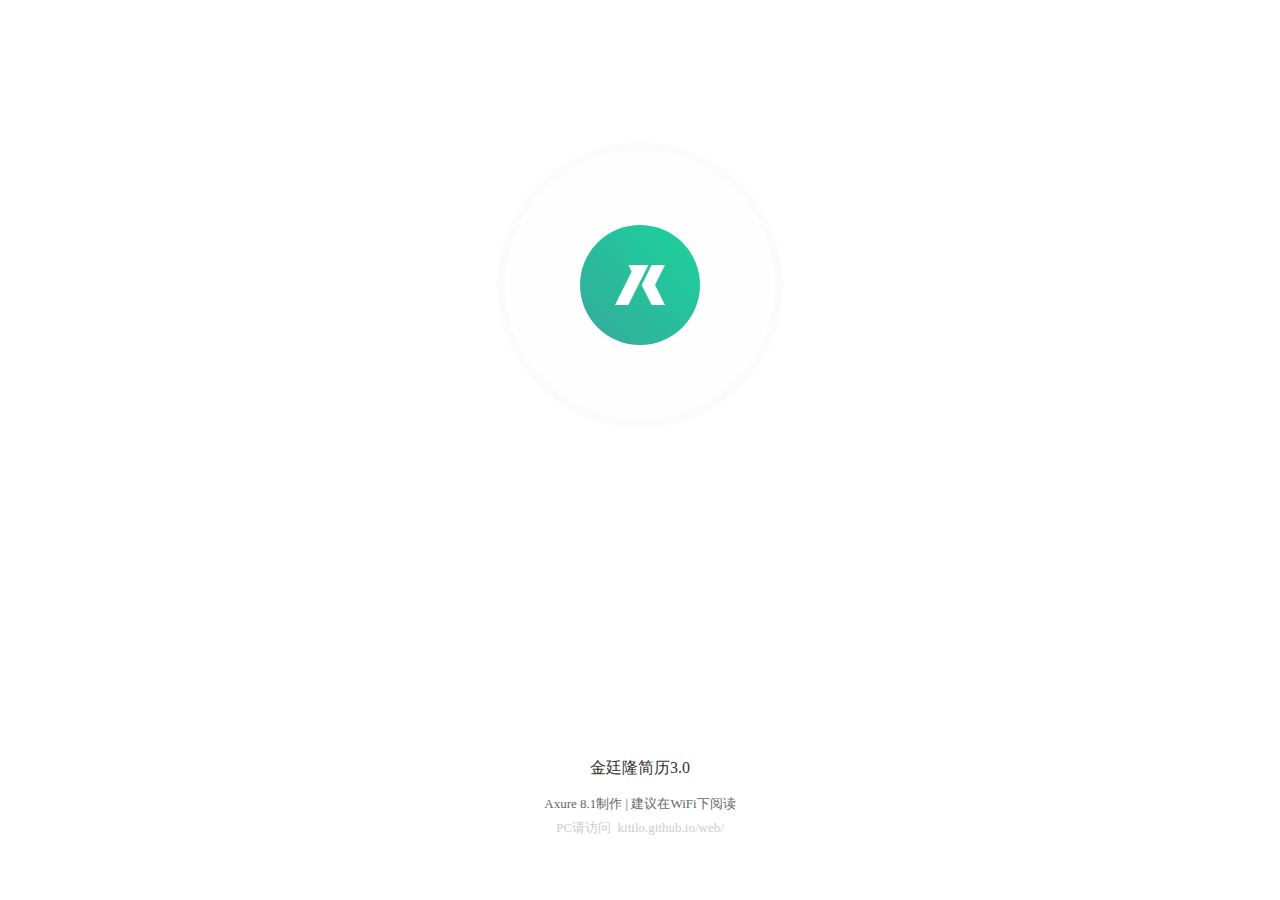
<file: index.html>
﻿<!DOCTYPE html>
<html>
  <head>
    <title>index</title>
    <meta http-equiv="X-UA-Compatible" content="IE=edge"/>
    <meta http-equiv="content-type" content="text/html; charset=utf-8"/>
    <meta name="viewport" content="width=device-width, initial-scale=1.0, user-scalable=no"/>
    <meta name="apple-mobile-web-app-capable" content="yes"/>
    <link href="resources/css/jquery-ui-themes.css" type="text/css" rel="stylesheet"/>
    <link href="resources/css/axure_rp_page.css" type="text/css" rel="stylesheet"/>
    <link href="data/styles.css" type="text/css" rel="stylesheet"/>
    <link href="files/index/styles.css" type="text/css" rel="stylesheet"/>
    <script src="resources/scripts/jquery-1.7.1.min.js"></script>
    <script src="resources/scripts/jquery-ui-1.8.10.custom.min.js"></script>
    <script src="resources/scripts/prototypePre.js"></script>
    <script src="data/document.js"></script>
    <script src="resources/scripts/prototypePost.js"></script>
    <script src="files/index/data.js"></script>
    <script type="text/javascript">
      $axure.utils.getTransparentGifPath = function() { return 'resources/images/transparent.gif'; };
      $axure.utils.getOtherPath = function() { return 'resources/Other.html'; };
      $axure.utils.getReloadPath = function() { return 'resources/reload.html'; };
    </script>
  </head>
  <body>
    <div id="base" class="">

      <!-- 引导页 (动态面板) -->
      <div id="u0" class="ax_default" data-label="引导页">
        <div id="u0_state0" class="panel_state" data-label="引导页1" style="">
          <div id="u0_state0_content" class="panel_state_content">

            <!-- 动画1 (动态面板) -->
            <div id="u1" class="ax_default" data-label="动画1">
              <div id="u1_state0" class="panel_state" data-label="State1" style="">
                <div id="u1_state0_content" class="panel_state_content">

                  <!-- 背板1 (矩形) -->
                  <div id="u2" class="ax_default box_2 ax_default_hidden" data-label="背板1" style="display:none; visibility: hidden">
                    <div id="u2_div" class=""></div>
                  </div>

                  <!-- 眨眼动画 (动态面板) -->
                  <div id="u3" class="ax_default ax_default_hidden" data-label="眨眼动画" style="display:none; visibility: hidden">
                    <div id="u3_state0" class="panel_state" data-label="State1" style="">
                      <div id="u3_state0_content" class="panel_state_content">

                        <!-- Unnamed (图片) -->
                        <div id="u4" class="ax_default _图片">
                          <img id="u4_img" class="img " src="images/index/u4.png"/>
                        </div>

                        <!-- 眼睛 (动态面板) -->
                        <div id="u5" class="ax_default" data-label="眼睛">
                          <div id="u5_state0" class="panel_state" data-label="睁开" style="">
                            <div id="u5_state0_content" class="panel_state_content">

                              <!-- Unnamed (图片) -->
                              <div id="u6" class="ax_default _图片">
                                <img id="u6_img" class="img " src="images/index/u6.png"/>
                              </div>
                            </div>
                          </div>
                          <div id="u5_state1" class="panel_state" data-label="闭眼" style="visibility: hidden;">
                            <div id="u5_state1_content" class="panel_state_content">

                              <!-- Unnamed (图片) -->
                              <div id="u7" class="ax_default _图片">
                                <img id="u7_img" class="img " src="images/index/u7.png"/>
                              </div>
                            </div>
                          </div>
                        </div>

                        <!-- 眨眼控制 (热区) -->
                        <div id="u8" class="ax_default ax_default_hidden" data-label="眨眼控制" style="display:none; visibility: hidden">
                        </div>
                      </div>
                    </div>
                  </div>

                  <!-- 引导1文字 (矩形) -->
                  <div id="u9" class="ax_default box_2 ax_default_hidden" data-label="引导1文字" style="display:none; visibility: hidden">
                    <div id="u9_div" class=""></div>
                    <div id="u9_text" class="text ">
                      <p style="font-size:24px;"><span>Hi，我叫金廷隆</span></p><p style="font-size:16px;"><span style="color:#999999;">是一名拥有5年工作经验的产品</span><span style="color:#1CD39B;">设计师</span></p>
                    </div>
                  </div>

                  <!-- 气泡动画1 (动态面板) -->
                  <div id="u10" class="ax_default ax_default_hidden" data-label="气泡动画1" style="display:none; visibility: hidden">
                    <div id="u10_state0" class="panel_state" data-label="State1" style="">
                      <div id="u10_state0_content" class="panel_state_content">

                        <!-- 气泡1动画控制 (热区) -->
                        <div id="u11" class="ax_default ax_default_hidden" data-label="气泡1动画控制" style="display:none; visibility: hidden">
                        </div>

                        <!-- 气泡 (心形) -->
                        <div id="u12" class="ax_default icon" data-label="气泡">
                          <img id="u12_img" class="img " src="images/index/气泡_u12.png"/>
                        </div>
                      </div>
                    </div>
                  </div>

                  <!-- 气泡动画3 (动态面板) -->
                  <div id="u13" class="ax_default ax_default_hidden" data-label="气泡动画3" style="display:none; visibility: hidden">
                    <div id="u13_state0" class="panel_state" data-label="State1" style="">
                      <div id="u13_state0_content" class="panel_state_content">

                        <!-- 气泡3动画控制 (热区) -->
                        <div id="u14" class="ax_default ax_default_hidden" data-label="气泡3动画控制" style="display:none; visibility: hidden">
                        </div>

                        <!-- 气泡 (气泡) -->
                        <div id="u15" class="ax_default icon" data-label="气泡">
                          <img id="u15_img" class="img " src="images/index/气泡_u15.png"/>
                          <div id="u15_text" class="text ">
                            <p><span>Hi</span></p>
                          </div>
                        </div>
                      </div>
                    </div>
                  </div>

                  <!-- 气泡动画2 (动态面板) -->
                  <div id="u16" class="ax_default ax_default_hidden" data-label="气泡动画2" style="display:none; visibility: hidden">
                    <div id="u16_state0" class="panel_state" data-label="State1" style="">
                      <div id="u16_state0_content" class="panel_state_content">

                        <!-- 气泡2动画控制 (热区) -->
                        <div id="u17" class="ax_default ax_default_hidden" data-label="气泡2动画控制" style="display:none; visibility: hidden">
                        </div>

                        <!-- 气泡 (矩形) -->
                        <div id="u18" class="ax_default icon" data-label="气泡">
                          <div id="u18_div" class=""></div>
                          <div id="u18_text" class="text ">
                            <p><span>5+</span></p>
                          </div>
                        </div>
                      </div>
                    </div>
                  </div>

                  <!-- 动画1运动 (热区) -->
                  <div id="u19" class="ax_default ax_default_hidden" data-label="动画1运动" style="display:none; visibility: hidden">
                  </div>
                </div>
              </div>
            </div>
          </div>
        </div>
        <div id="u0_state1" class="panel_state" data-label="引导页2" style="visibility: hidden;">
          <div id="u0_state1_content" class="panel_state_content">

            <!-- 动画2 (动态面板) -->
            <div id="u20" class="ax_default" data-label="动画2">
              <div id="u20_state0" class="panel_state" data-label="State1" style="">
                <div id="u20_state0_content" class="panel_state_content">

                  <!-- 背板2 (矩形) -->
                  <div id="u21" class="ax_default box_2 ax_default_hidden" data-label="背板2" style="display:none; visibility: hidden">
                    <div id="u21_div" class=""></div>
                  </div>

                  <!-- 气泡动画3 (动态面板) -->
                  <div id="u22" class="ax_default ax_default_hidden" data-label="气泡动画3" style="display:none; visibility: hidden">
                    <div id="u22_state0" class="panel_state" data-label="State1" style="">
                      <div id="u22_state0_content" class="panel_state_content">

                        <!-- 气泡3动画控制 (热区) -->
                        <div id="u23" class="ax_default ax_default_hidden" data-label="气泡3动画控制" style="display:none; visibility: hidden">
                        </div>

                        <!-- 气泡 (矩形) -->
                        <div id="u24" class="ax_default icon" data-label="气泡">
                          <div id="u24_div" class=""></div>
                          <div id="u24_text" class="text ">
                            <p><span>UE</span></p>
                          </div>
                        </div>
                      </div>
                    </div>
                  </div>

                  <!-- 画画动画 (动态面板) -->
                  <div id="u25" class="ax_default ax_default_hidden" data-label="画画动画" style="display:none; visibility: hidden">
                    <div id="u25_state0" class="panel_state" data-label="State1" style="">
                      <div id="u25_state0_content" class="panel_state_content">

                        <!-- Unnamed (图片) -->
                        <div id="u26" class="ax_default _图片">
                          <img id="u26_img" class="img " src="images/index/u26.png"/>
                        </div>

                        <!-- 手臂 (动态面板) -->
                        <div id="u27" class="ax_default" data-label="手臂">
                          <div id="u27_state0" class="panel_state" data-label="State1" style="">
                            <div id="u27_state0_content" class="panel_state_content">

                              <!-- 手 (图片) -->
                              <div id="u28" class="ax_default _图片" data-label="手">
                                <img id="u28_img" class="img " src="images/index/手_u28.png"/>
                              </div>

                              <!-- 画画控制 (热区) -->
                              <div id="u29" class="ax_default ax_default_hidden" data-label="画画控制" style="display:none; visibility: hidden">
                              </div>
                            </div>
                          </div>
                        </div>

                        <!-- Unnamed (图片) -->
                        <div id="u30" class="ax_default _图片">
                          <img id="u30_img" class="img " src="images/index/u30.png"/>
                        </div>
                      </div>
                    </div>
                  </div>

                  <!-- 引导2文字 (矩形) -->
                  <div id="u31" class="ax_default box_2 ax_default_hidden" data-label="引导2文字" style="display:none; visibility: hidden">
                    <div id="u31_div" class=""></div>
                    <div id="u31_text" class="text ">
                      <p style="font-size:24px;"><span>我擅长于 ...</span></p><p style="font-size:16px;"><span style="color:#999999;">交互设计、高保真原型、UI和插画</span></p>
                    </div>
                  </div>

                  <!-- 气泡动画1 (动态面板) -->
                  <div id="u32" class="ax_default ax_default_hidden" data-label="气泡动画1" style="display:none; visibility: hidden">
                    <div id="u32_state0" class="panel_state" data-label="State1" style="">
                      <div id="u32_state0_content" class="panel_state_content">

                        <!-- 气泡1动画控制 (热区) -->
                        <div id="u33" class="ax_default ax_default_hidden" data-label="气泡1动画控制" style="display:none; visibility: hidden">
                        </div>

                        <!-- 气泡 (矩形) -->
                        <div id="u34" class="ax_default icon" data-label="气泡">
                          <div id="u34_div" class=""></div>
                        </div>
                      </div>
                    </div>
                  </div>

                  <!-- 气泡动画2 (动态面板) -->
                  <div id="u35" class="ax_default ax_default_hidden" data-label="气泡动画2" style="display:none; visibility: hidden">
                    <div id="u35_state0" class="panel_state" data-label="State1" style="">
                      <div id="u35_state0_content" class="panel_state_content">

                        <!-- 气泡2动画控制 (热区) -->
                        <div id="u36" class="ax_default ax_default_hidden" data-label="气泡2动画控制" style="display:none; visibility: hidden">
                        </div>

                        <!-- 气泡 (矩形) -->
                        <div id="u37" class="ax_default icon" data-label="气泡">
                          <div id="u37_div" class=""></div>
                          <div id="u37_text" class="text ">
                            <p><span>UI</span></p>
                          </div>
                        </div>
                      </div>
                    </div>
                  </div>

                  <!-- 动画2运动 (热区) -->
                  <div id="u38" class="ax_default ax_default_hidden" data-label="动画2运动" style="display:none; visibility: hidden">
                  </div>
                </div>
              </div>
            </div>
          </div>
        </div>
        <div id="u0_state2" class="panel_state" data-label="引导页3" style="visibility: hidden;">
          <div id="u0_state2_content" class="panel_state_content">

            <!-- 动画3 (动态面板) -->
            <div id="u39" class="ax_default" data-label="动画3">
              <div id="u39_state0" class="panel_state" data-label="State1" style="">
                <div id="u39_state0_content" class="panel_state_content">

                  <!-- 背板3 (矩形) -->
                  <div id="u40" class="ax_default box_2 ax_default_hidden" data-label="背板3" style="display:none; visibility: hidden">
                    <div id="u40_div" class=""></div>
                  </div>

                  <!-- 气泡动画2 (动态面板) -->
                  <div id="u41" class="ax_default ax_default_hidden" data-label="气泡动画2" style="display:none; visibility: hidden">
                    <div id="u41_state0" class="panel_state" data-label="State1" style="">
                      <div id="u41_state0_content" class="panel_state_content">

                        <!-- 气泡2动画控制 (热区) -->
                        <div id="u42" class="ax_default ax_default_hidden" data-label="气泡2动画控制" style="display:none; visibility: hidden">
                        </div>

                        <!-- 气泡 (矩形) -->
                        <div id="u43" class="ax_default icon" data-label="气泡">
                          <div id="u43_div" class=""></div>
                          <div id="u43_text" class="text ">
                            <p><span>ME</span></p>
                          </div>
                        </div>
                      </div>
                    </div>
                  </div>

                  <!-- 工作中动画 (动态面板) -->
                  <div id="u44" class="ax_default ax_default_hidden" data-label="工作中动画" style="display:none; visibility: hidden">
                    <div id="u44_state0" class="panel_state" data-label="State1" style="">
                      <div id="u44_state0_content" class="panel_state_content">

                        <!-- Unnamed (图片) -->
                        <div id="u45" class="ax_default _图片">
                          <img id="u45_img" class="img " src="images/index/u45.png"/>
                        </div>

                        <!-- 显示器变暗 (动态面板) -->
                        <div id="u46" class="ax_default ax_default_hidden" data-label="显示器变暗" style="display:none; visibility: hidden">
                          <div id="u46_state0" class="panel_state" data-label="暗" style="">
                            <div id="u46_state0_content" class="panel_state_content">

                              <!-- Unnamed (图片) -->
                              <div id="u47" class="ax_default _图片">
                                <img id="u47_img" class="img " src="images/index/u47.png"/>
                              </div>
                            </div>
                          </div>
                        </div>

                        <!-- 工作动画控制 (热区) -->
                        <div id="u48" class="ax_default ax_default_hidden" data-label="工作动画控制" style="display:none; visibility: hidden">
                        </div>
                      </div>
                    </div>
                  </div>

                  <!-- 引导3文字 (矩形) -->
                  <div id="u49" class="ax_default box_2 ax_default_hidden" data-label="引导3文字" style="display:none; visibility: hidden">
                    <div id="u49_div" class=""></div>
                    <div id="u49_text" class="text ">
                      <p style="font-size:24px;"><span>爱设计、爱折腾</span></p><p style="font-size:16px;"><span style="color:#999999;">希望通过本简历能让您更方便地了解我</span></p>
                    </div>
                  </div>

                  <!-- 气泡动画1 (动态面板) -->
                  <div id="u50" class="ax_default ax_default_hidden" data-label="气泡动画1" style="display:none; visibility: hidden">
                    <div id="u50_state0" class="panel_state" data-label="State1" style="">
                      <div id="u50_state0_content" class="panel_state_content">

                        <!-- 气泡1动画控制 (热区) -->
                        <div id="u51" class="ax_default ax_default_hidden" data-label="气泡1动画控制" style="display:none; visibility: hidden">
                        </div>

                        <!-- 气泡 (矩形) -->
                        <div id="u52" class="ax_default icon" data-label="气泡">
                          <div id="u52_div" class=""></div>
                        </div>
                      </div>
                    </div>
                  </div>

                  <!-- 气泡动画3 (动态面板) -->
                  <div id="u53" class="ax_default ax_default_hidden" data-label="气泡动画3" style="display:none; visibility: hidden">
                    <div id="u53_state0" class="panel_state" data-label="State1" style="">
                      <div id="u53_state0_content" class="panel_state_content">

                        <!-- 气泡3动画控制 (热区) -->
                        <div id="u54" class="ax_default ax_default_hidden" data-label="气泡3动画控制" style="display:none; visibility: hidden">
                        </div>

                        <!-- 气泡 (星形) -->
                        <div id="u55" class="ax_default icon" data-label="气泡">
                          <img id="u55_img" class="img " src="images/index/气泡_u55.png"/>
                        </div>
                      </div>
                    </div>
                  </div>

                  <!-- 动画3运动 (热区) -->
                  <div id="u56" class="ax_default ax_default_hidden" data-label="动画3运动" style="display:none; visibility: hidden">
                  </div>
                </div>
              </div>
            </div>
          </div>
        </div>
      </div>

      <!-- 指示器 (动态面板) -->
      <div id="u57" class="ax_default ax_default_hidden" data-label="指示器" style="display:none; visibility: hidden">
        <div id="u57_state0" class="panel_state" data-label="State1" style="">
          <div id="u57_state0_content" class="panel_state_content">

            <!-- Unnamed (矩形) -->
            <div id="u58" class="ax_default box_2">
              <div id="u58_div" class=""></div>
            </div>

            <!-- Unnamed (组 合) -->
            <div id="u59" class="ax_default" data-left="56" data-top="18" data-width="48" data-height="8">

              <!-- Unnamed (矩形) -->
              <div id="u60" class="ax_default ellipse">
                <div id="u60_div" class=""></div>
              </div>

              <!-- Unnamed (矩形) -->
              <div id="u61" class="ax_default ellipse">
                <div id="u61_div" class=""></div>
              </div>

              <!-- Unnamed (矩形) -->
              <div id="u62" class="ax_default ellipse">
                <div id="u62_div" class=""></div>
              </div>
            </div>
          </div>
        </div>
        <div id="u57_state1" class="panel_state" data-label="State2" style="visibility: hidden;">
          <div id="u57_state1_content" class="panel_state_content">

            <!-- Unnamed (矩形) -->
            <div id="u63" class="ax_default box_2">
              <div id="u63_div" class=""></div>
            </div>

            <!-- Unnamed (组 合) -->
            <div id="u64" class="ax_default" data-left="56" data-top="18" data-width="48" data-height="8">

              <!-- Unnamed (矩形) -->
              <div id="u65" class="ax_default ellipse">
                <div id="u65_div" class=""></div>
              </div>

              <!-- Unnamed (矩形) -->
              <div id="u66" class="ax_default ellipse">
                <div id="u66_div" class=""></div>
              </div>

              <!-- Unnamed (矩形) -->
              <div id="u67" class="ax_default ellipse">
                <div id="u67_div" class=""></div>
              </div>
            </div>
          </div>
        </div>
        <div id="u57_state2" class="panel_state" data-label="State3" style="visibility: hidden;">
          <div id="u57_state2_content" class="panel_state_content">

            <!-- 立即开启按钮 (动态面板) -->
            <div id="u68" class="ax_default" data-label="立即开启按钮">
              <div id="u68_state0" class="panel_state" data-label="State1" style="">
                <div id="u68_state0_content" class="panel_state_content">

                  <!-- Unnamed (矩形) -->
                  <div id="u69" class="ax_default box_2">
                    <div id="u69_div" class=""></div>
                    <div id="u69_text" class="text ">
                      <p><span>立即开启</span></p>
                    </div>
                  </div>
                </div>
              </div>
              <div id="u68_state1" class="panel_state" data-label="State2" style="visibility: hidden;">
                <div id="u68_state1_content" class="panel_state_content">

                  <!-- Unnamed (矩形) -->
                  <div id="u70" class="ax_default box_2">
                    <div id="u70_div" class=""></div>
                    <div id="u70_text" class="text ">
                      <p><span>立即开启</span></p>
                    </div>
                  </div>
                </div>
              </div>
            </div>
          </div>
        </div>
      </div>

      <!-- 跳过 (动态面板) -->
      <div id="u71" class="ax_default ax_default_hidden" data-label="跳过" style="display:none; visibility: hidden">
        <div id="u71_state0" class="panel_state" data-label="State1" style="">
          <div id="u71_state0_content" class="panel_state_content">

            <!-- Unnamed (矩形) -->
            <div id="u72" class="ax_default box_2">
              <div id="u72_div" class=""></div>
            </div>

            <!-- Unnamed (矩形) -->
            <div id="u73" class="ax_default box_2">
              <div id="u73_div" class=""></div>
              <div id="u73_text" class="text ">
                <p><span>跳过</span></p>
              </div>
            </div>
          </div>
        </div>
      </div>

      <!-- 加载中 (动态面板) -->
      <div id="u74" class="ax_default ax_default_hidden" data-label="加载中" style="display:none; visibility: hidden">
        <div id="u74_state0" class="panel_state" data-label="State1" style="">
          <div id="u74_state0_content" class="panel_state_content">

            <!-- 加载中 (矩形) -->
            <div id="u75" class="ax_default box_2" data-label="加载中">
              <div id="u75_div" class=""></div>
              <div id="u75_text" class="text ">
                <p><span>努力加载中，请稍后 ( ๑&#149; ₃ &#149;๑ ) ...</span></p>
              </div>
            </div>
          </div>
        </div>
      </div>

      <!-- 启动页 (动态面板) -->
      <div id="u76" class="ax_default" data-label="启动页">
        <div id="u76_state0" class="panel_state" data-label="启动内容" style="">
          <div id="u76_state0_content" class="panel_state_content">

            <!-- 启动背景 (矩形) -->
            <div id="u77" class="ax_default box_2" data-label="启动背景">
              <div id="u77_div" class=""></div>
            </div>

            <!-- 版本 (矩形) -->
            <div id="u78" class="ax_default box_2" data-label="版本">
              <div id="u78_div" class=""></div>
              <div id="u78_text" class="text ">
                <p style="font-size:16px;line-height:48px;"><span>金廷隆简历3.0</span></p><p style="font-size:13px;line-height:24px;"><span style="color:#666666;">Axure 8.1制作 | 建议在WiFi下阅读</span></p><p style="font-size:13px;line-height:24px;"><span style="color:#CCCCCC;">PC请访问&nbsp; kitilo.github.io/web/</span></p>
              </div>
            </div>

            <!-- LOGO (动态面板) -->
            <div id="u79" class="ax_default" data-label="LOGO">
              <div id="u79_state0" class="panel_state" data-label="State1" style="">
                <div id="u79_state0_content" class="panel_state_content">

                  <!-- logo动画 (热区) -->
                  <div id="u80" class="ax_default ax_default_hidden" data-label="logo动画" style="display:none; visibility: hidden">
                  </div>

                  <!-- 圆扩散大 (矩形) -->
                  <div id="u81" class="ax_default ellipse" data-label="圆扩散大">
                    <div id="u81_div" class=""></div>
                  </div>

                  <!-- 圆扩散小 (矩形) -->
                  <div id="u82" class="ax_default ellipse" data-label="圆扩散小">
                    <div id="u82_div" class=""></div>
                  </div>

                  <!-- logo (组 合) -->
                  <div id="u83" class="ax_default" data-label="logo" data-left="0" data-top="0" data-width="120" data-height="120">

                    <!-- Unnamed (矩形) -->
                    <div id="u84" class="ax_default box_2">
                      <div id="u84_div" class=""></div>
                    </div>

                    <!-- Unnamed (图片) -->
                    <div id="u85" class="ax_default _图片">
                      <img id="u85_img" class="img " src="images/index/u85.png"/>
                    </div>
                  </div>

                  <!-- 操作 (矩形) -->
                  <div id="u86" class="ax_default ellipse" data-label="操作">
                    <div id="u86_div" class=""></div>
                  </div>
                </div>
              </div>
            </div>
          </div>
        </div>
      </div>

      <!-- 启动页布局控制 (热区) -->
      <div id="u87" class="ax_default ax_default_hidden" data-label="启动页布局控制" style="display:none; visibility: hidden">
      </div>
    </div>
  </body>
</html>
</file>
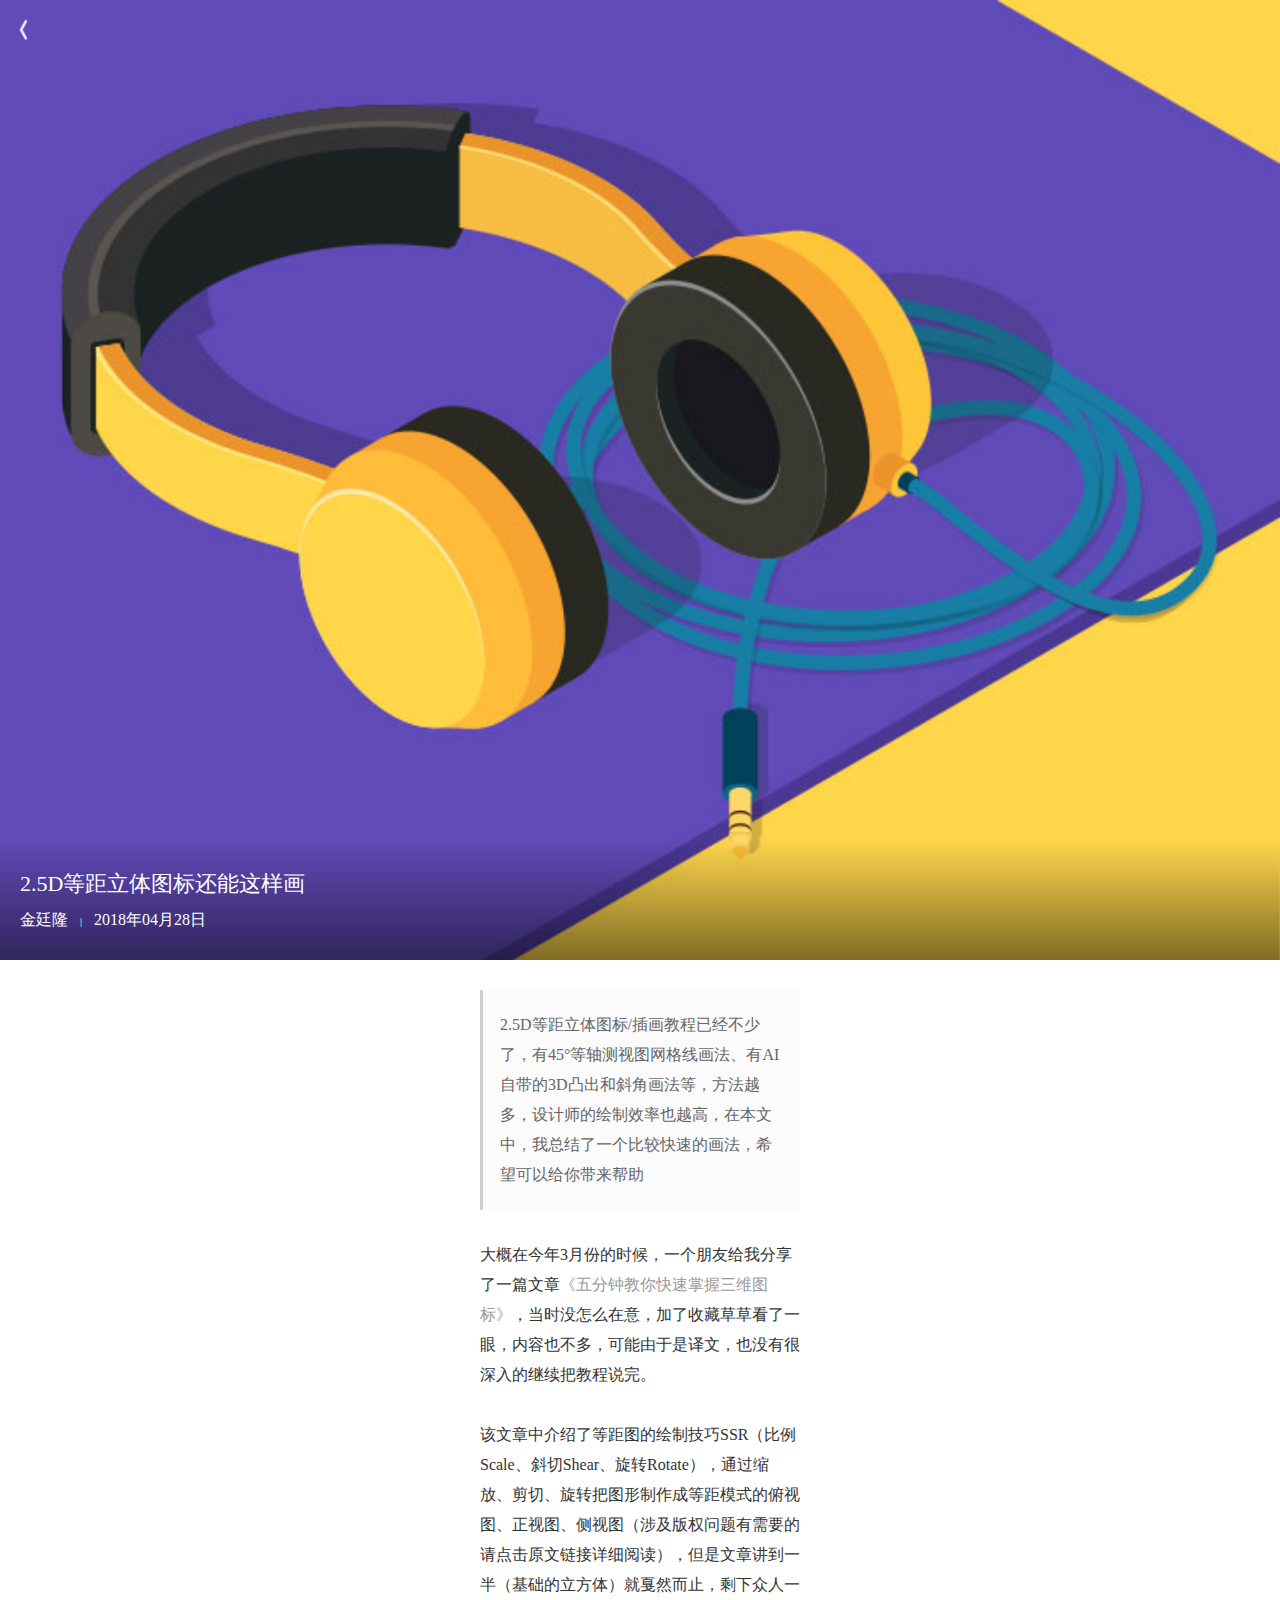
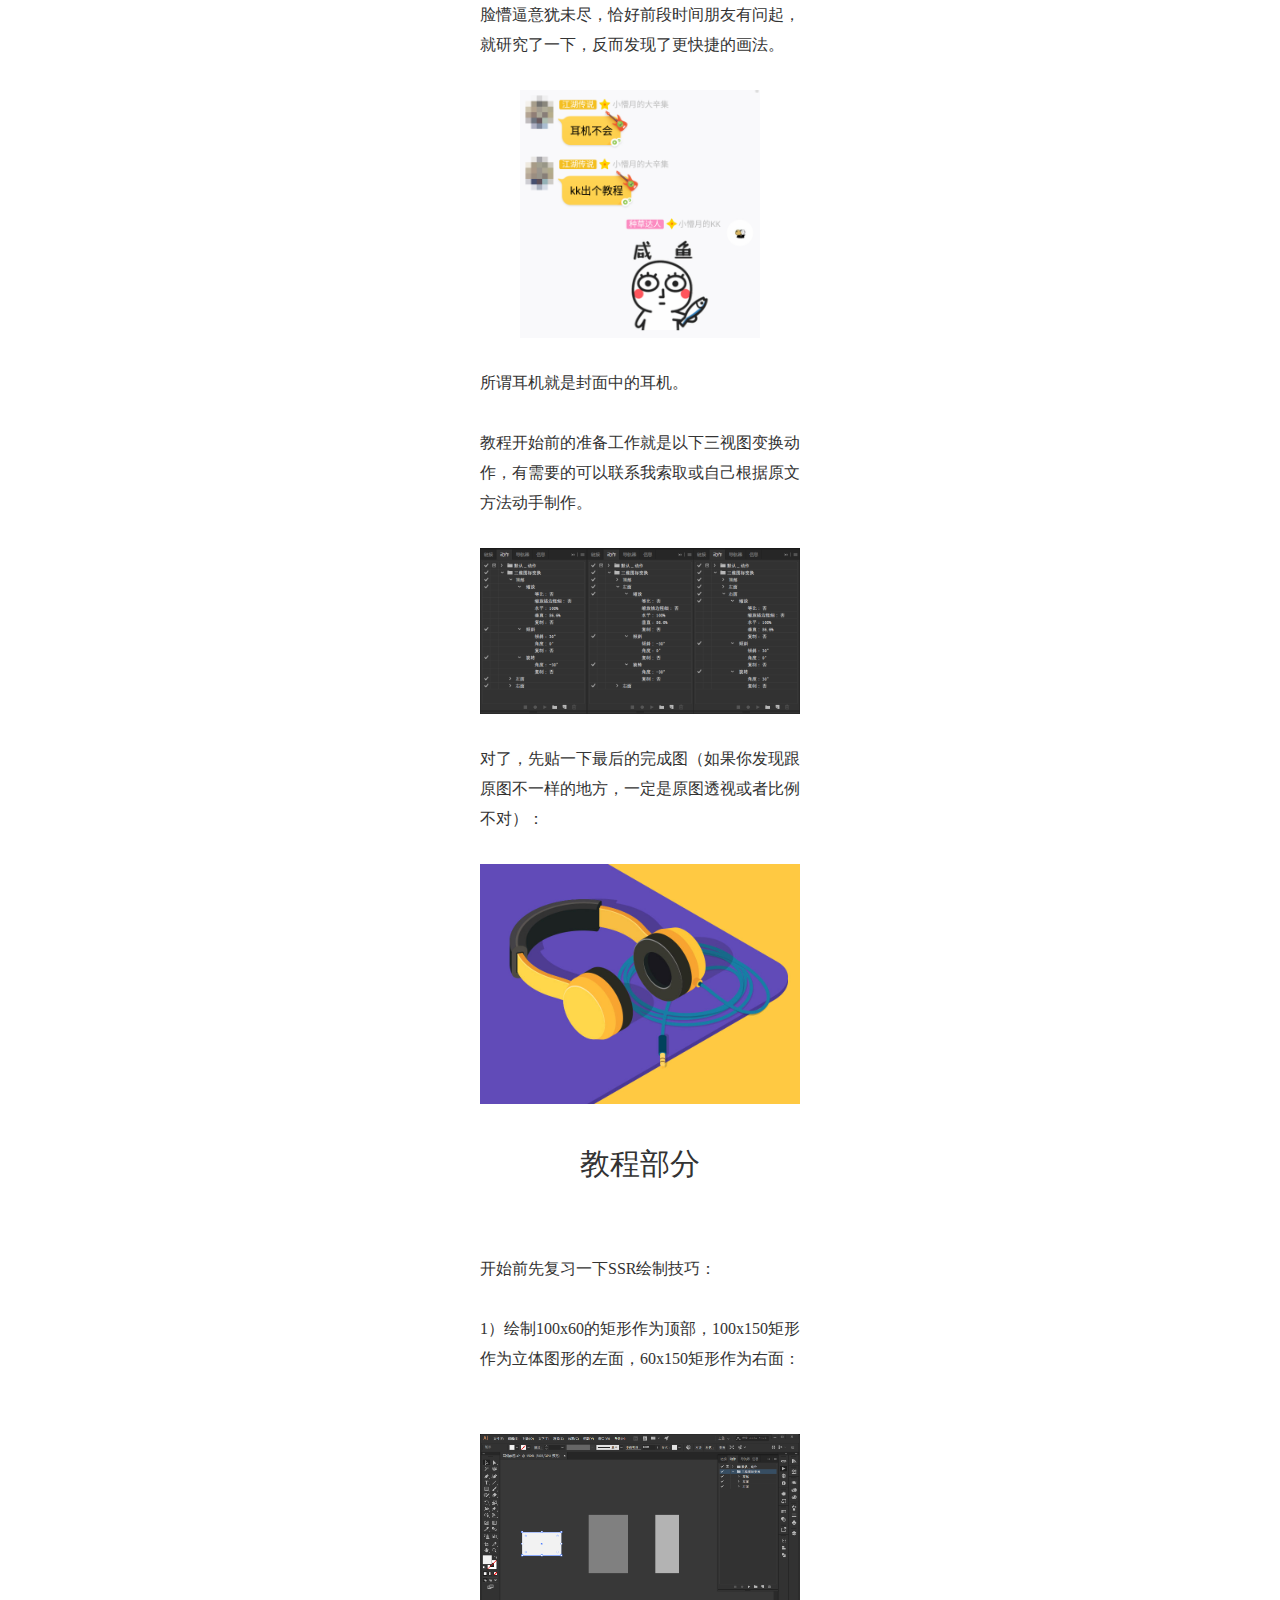
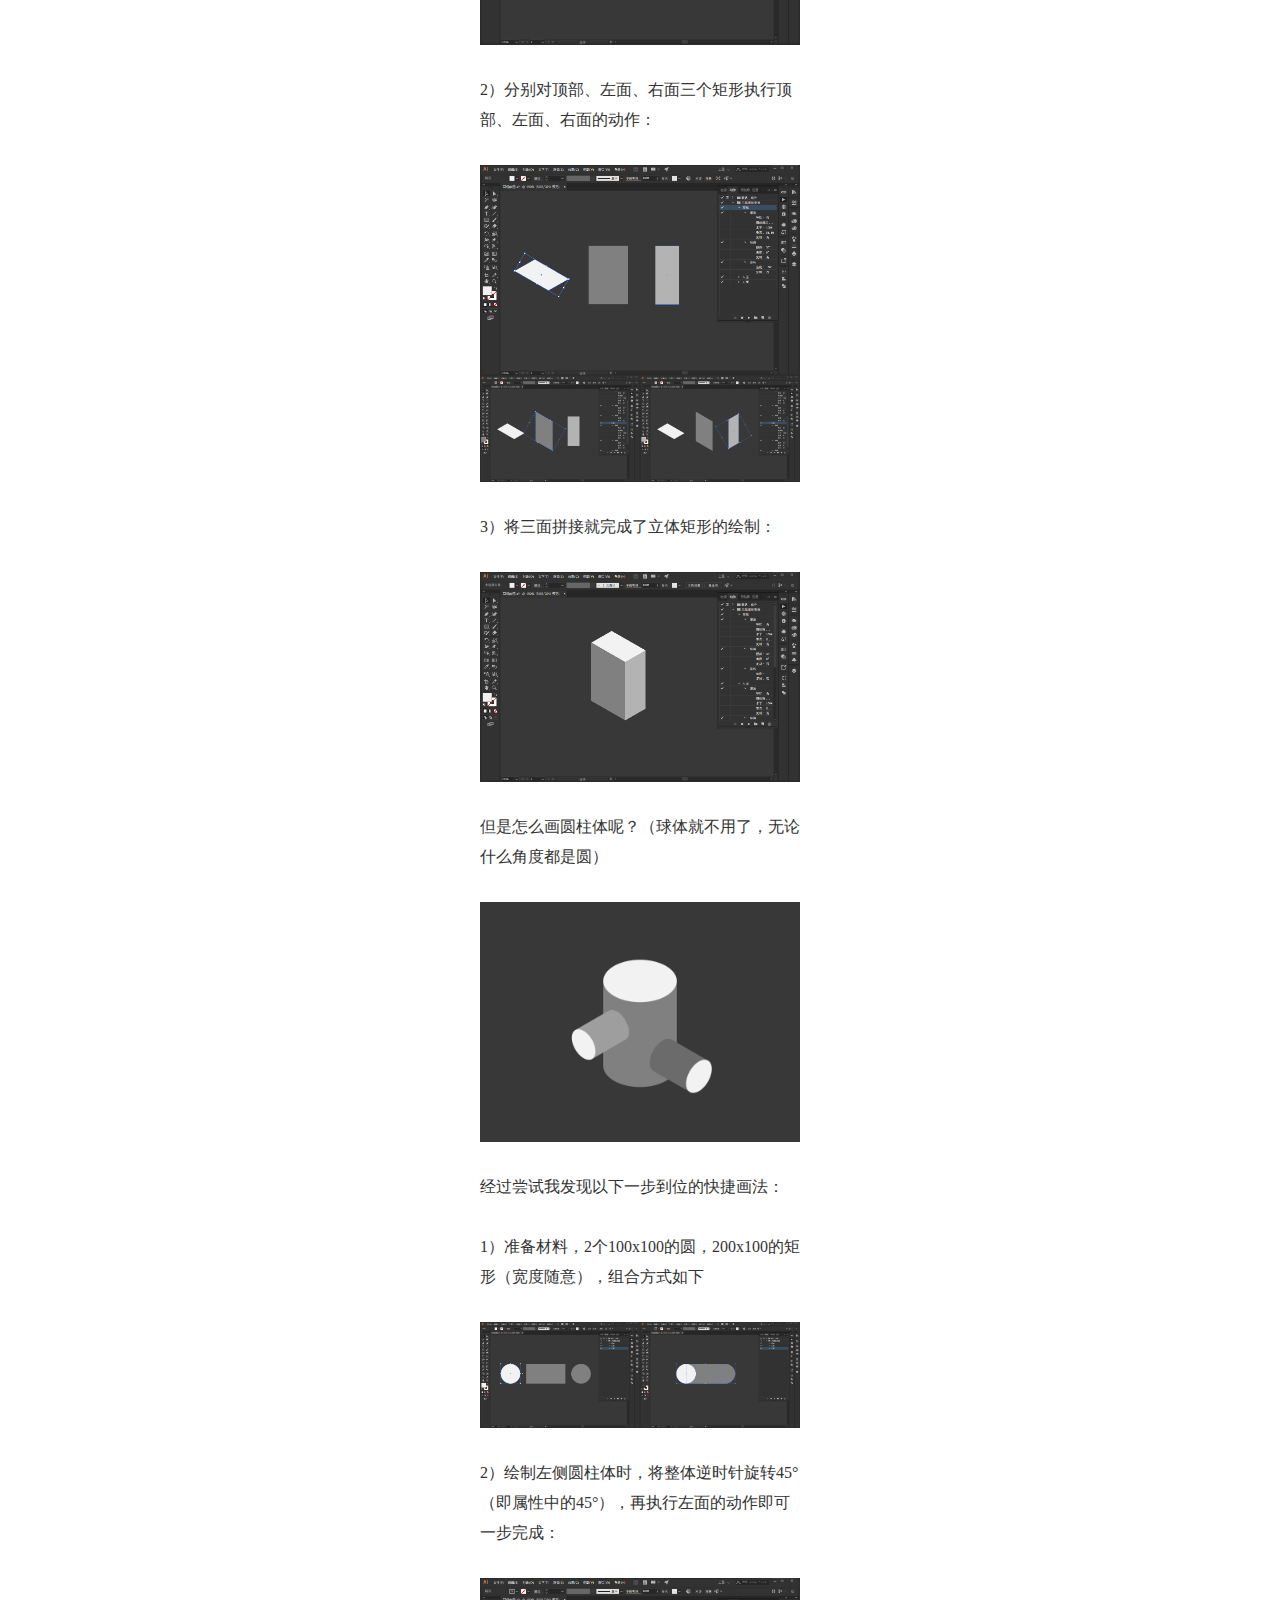
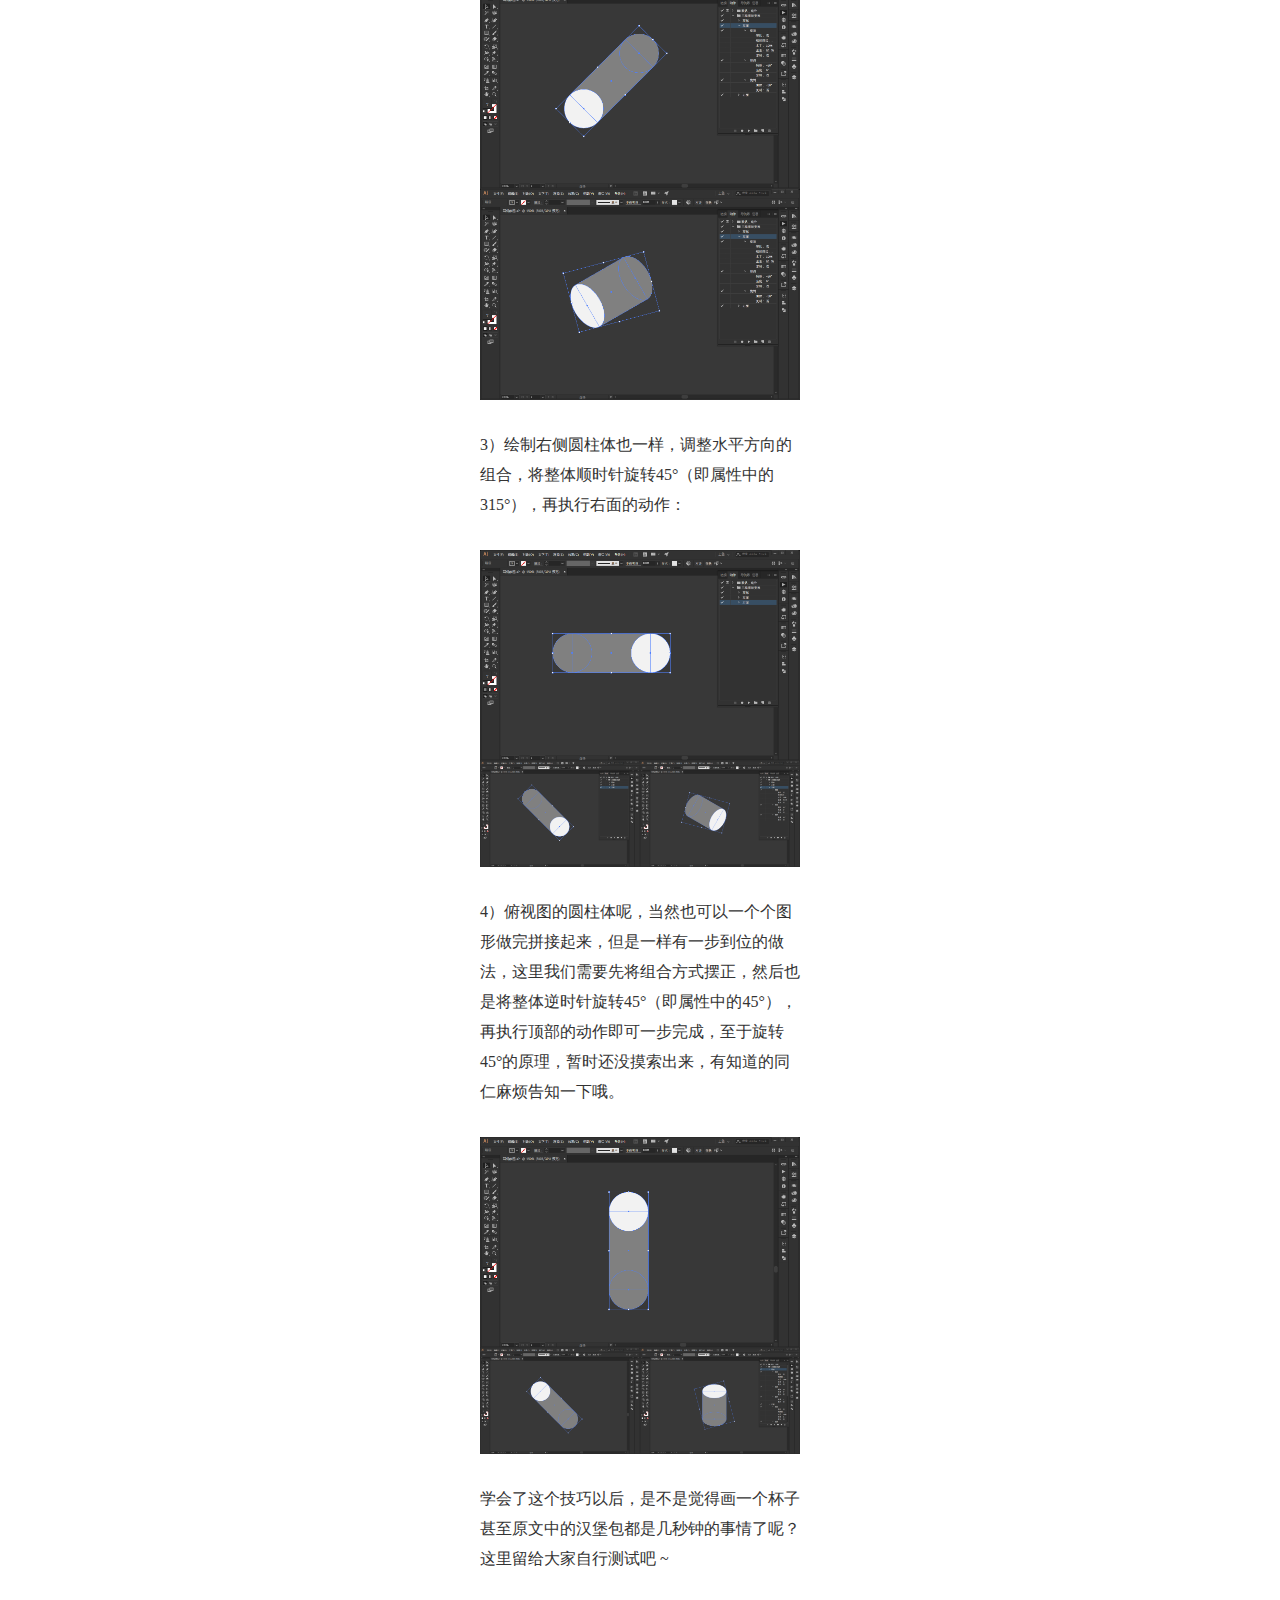
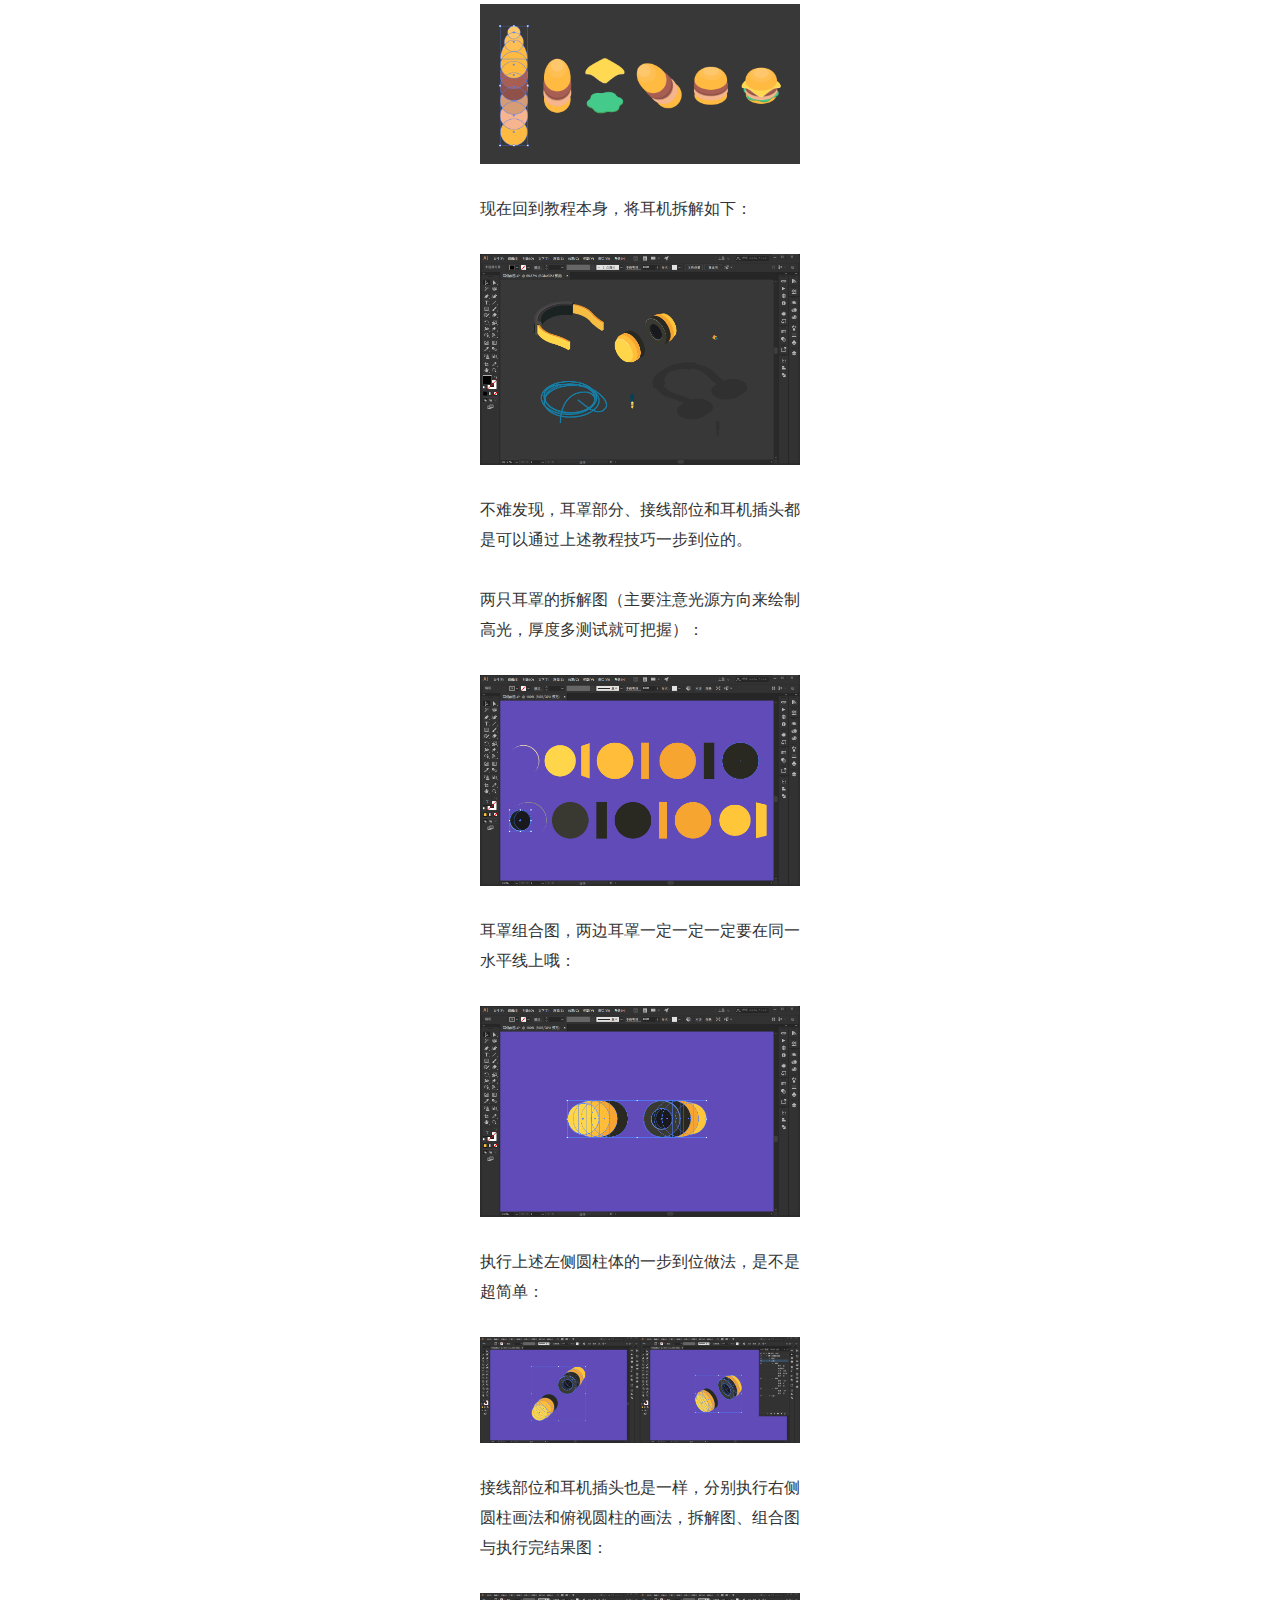
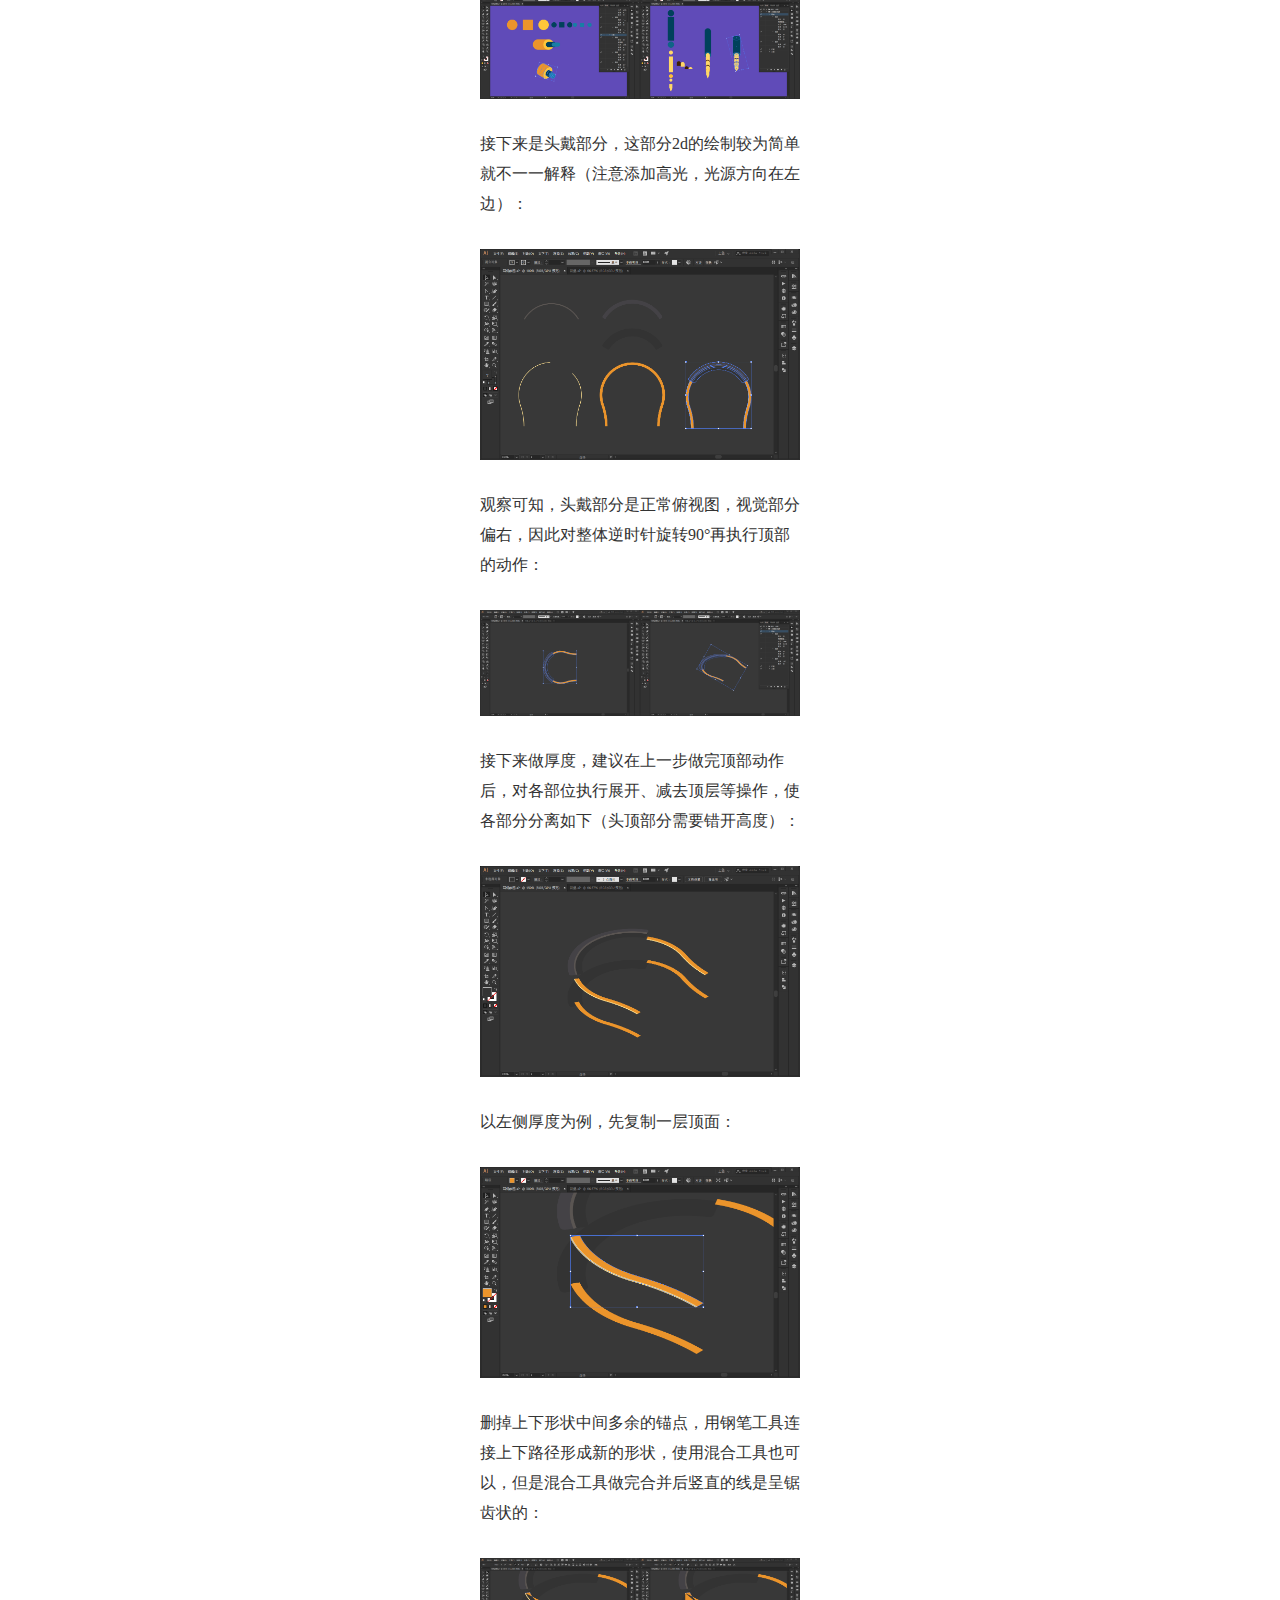
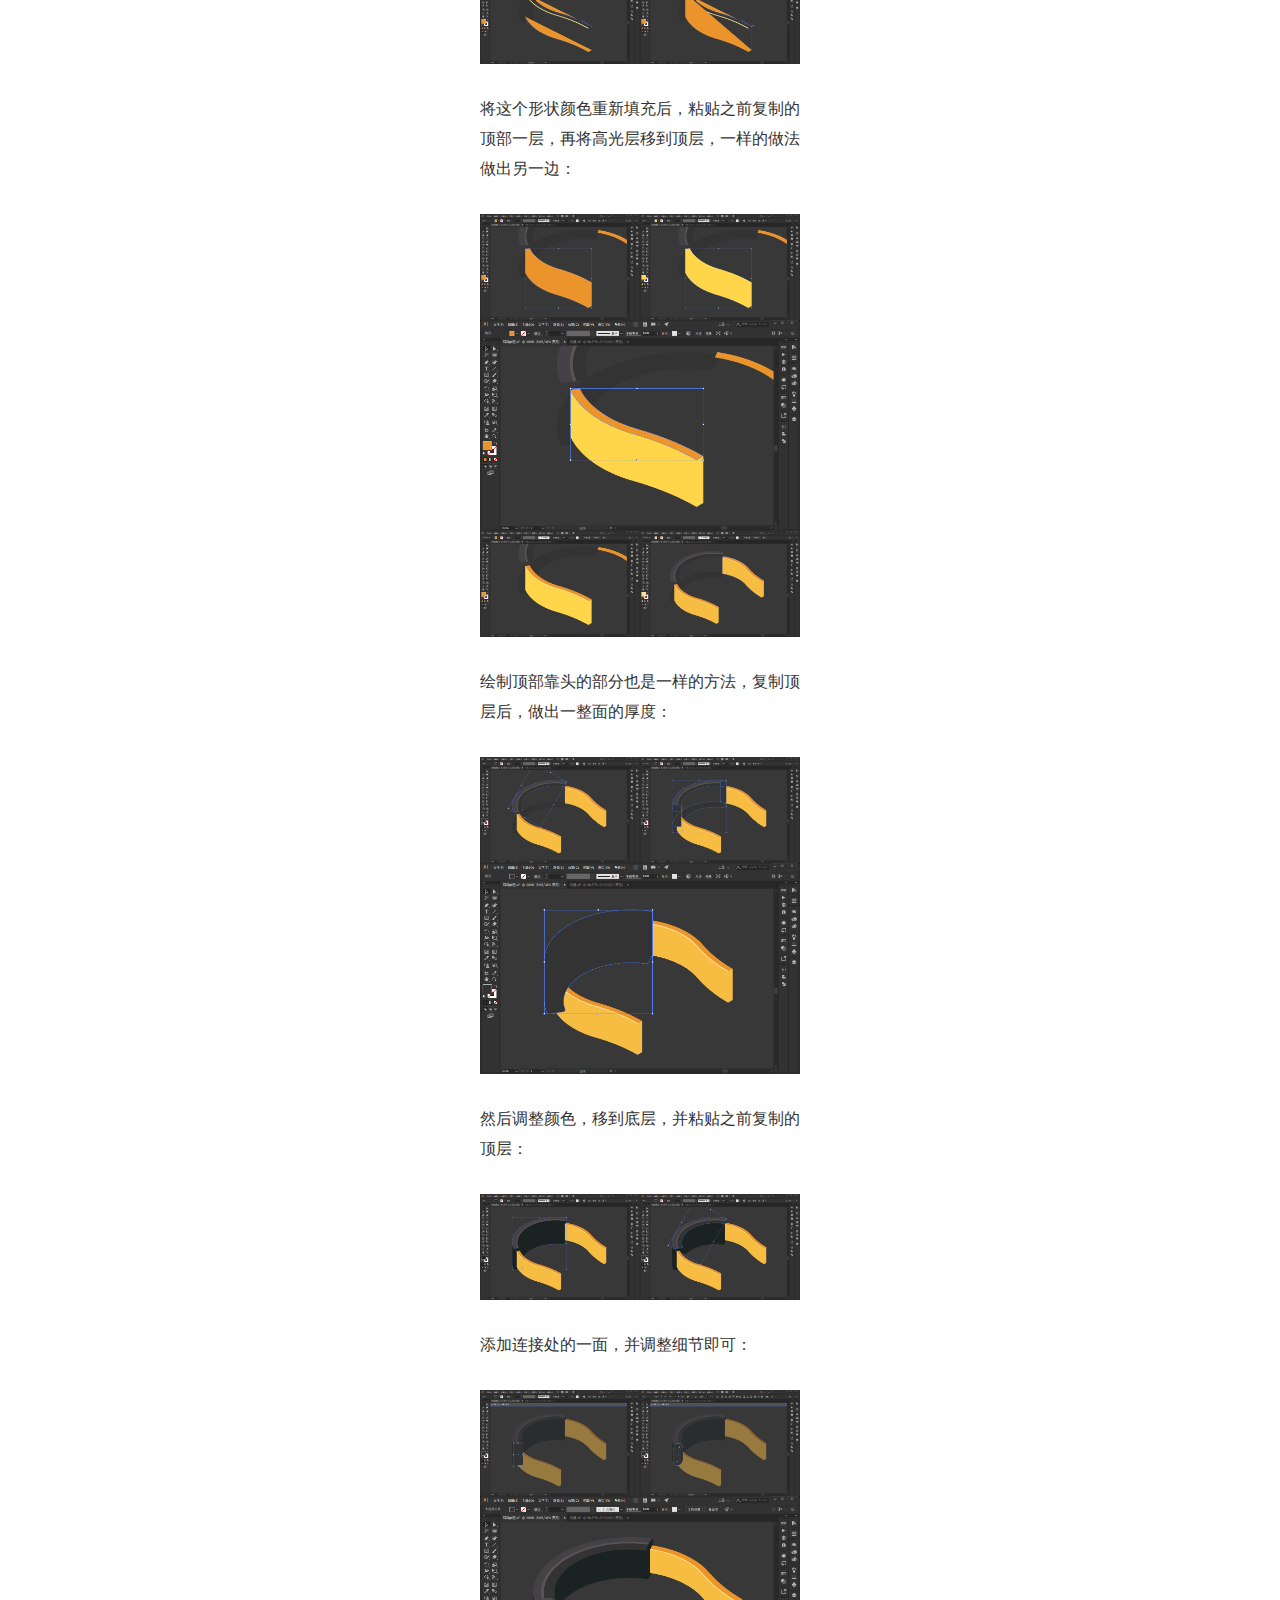
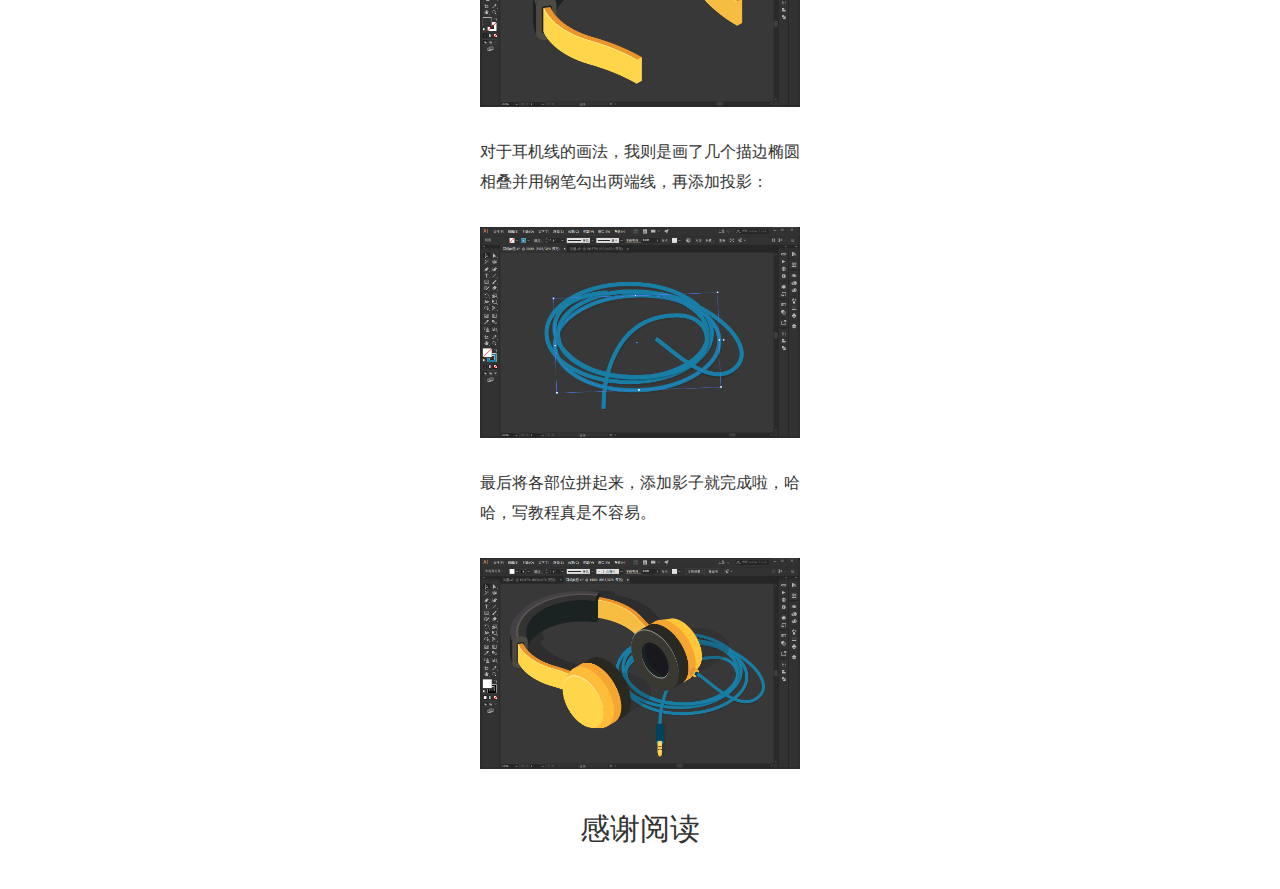
<file: 2_5d等距立体图标还能这样画.html>
﻿<!DOCTYPE html>
<html>
  <head>
    <title>2.5D等距立体图标还能这样画</title>
    <meta http-equiv="X-UA-Compatible" content="IE=edge"/>
    <meta http-equiv="content-type" content="text/html; charset=utf-8"/>
    <meta name="viewport" content="width=device-width, initial-scale=1.0, user-scalable=no"/>
    <meta name="apple-mobile-web-app-capable" content="yes"/>
    <link href="resources/css/jquery-ui-themes.css" type="text/css" rel="stylesheet"/>
    <link href="resources/css/axure_rp_page.css" type="text/css" rel="stylesheet"/>
    <link href="data/styles.css" type="text/css" rel="stylesheet"/>
    <link href="files/2_5d等距立体图标还能这样画/styles.css" type="text/css" rel="stylesheet"/>
    <script src="resources/scripts/jquery-1.7.1.min.js"></script>
    <script src="resources/scripts/jquery-ui-1.8.10.custom.min.js"></script>
    <script src="resources/scripts/prototypePre.js"></script>
    <script src="data/document.js"></script>
    <script src="resources/scripts/prototypePost.js"></script>
    <script src="files/2_5d等距立体图标还能这样画/data.js"></script>
    <script type="text/javascript">
      $axure.utils.getTransparentGifPath = function() { return 'resources/images/transparent.gif'; };
      $axure.utils.getOtherPath = function() { return 'resources/Other.html'; };
      $axure.utils.getReloadPath = function() { return 'resources/reload.html'; };
    </script>
  </head>
  <body>
    <div id="base" class="">

      <!-- 内容区域 (动态面板) -->
      <div id="u259" class="ax_default" data-label="内容区域">
        <div id="u259_state0" class="panel_state" data-label="State1" style="">
          <div id="u259_state0_content" class="panel_state_content">

            <!-- Unnamed (矩形) -->
            <div id="u260" class="ax_default box_2">
              <div id="u260_div" class=""></div>
              <div id="u260_text" class="text ">
                <p><span>大概在今年3月份的时候，一个朋友给我分享了一篇文章</span><a id="u261" class="link"><span style="color:#999999;">《五分钟教你快速掌握三维图标》</span></a><span>，当时没怎么在意，加了收藏草草看了一眼，内容也不多，可能由于是译文，也没有很深入的继续把教程说完。</span></p><p><span><br></span></p><p><span>该文章中介绍了等距图的绘制技巧SSR（比例Scale、斜切Shear、旋转Rotate），通过缩放、剪切、旋转把图形制作成等距模式的俯视图、正视图、侧视图（涉及版权问题有需要的请点击原文链接详细阅读），但是文章讲到一半（基础的立方体）就戛然而止，剩下众人一脸懵逼意犹未尽，恰好前段时间朋友有问起，就研究了一下，反而发现了更快捷的画法。</span></p>
              </div>
            </div>

            <!-- Unnamed (组 合) -->
            <div id="u262" class="ax_default" data-left="0" data-top="1188" data-width="320" data-height="166">

              <!-- Unnamed (图片) -->
              <div id="u263" class="ax_default _图片">
                <img id="u263_img" class="img " src="images/2_5d等距立体图标还能这样画/u263.png"/>
              </div>

              <!-- Unnamed (图片) -->
              <div id="u264" class="ax_default _图片">
                <img id="u264_img" class="img " src="images/2_5d等距立体图标还能这样画/u264.png"/>
              </div>

              <!-- Unnamed (图片) -->
              <div id="u265" class="ax_default _图片">
                <img id="u265_img" class="img " src="images/2_5d等距立体图标还能这样画/u265.png"/>
              </div>
            </div>

            <!-- Unnamed (矩形) -->
            <div id="u266" class="ax_default box_2">
              <div id="u266_div" class=""></div>
              <div id="u266_text" class="text ">
                <p><span>2.5D等距立体图标/插画教程已经不少了，有45°等轴测视图网格线画法、有AI自带的3D凸出和斜角画法等，方法越多，设计师的绘制效率也越高，在本文中，我总结了一个比较快速的画法，希望可以给你带来帮助</span></p>
              </div>
            </div>

            <!-- Unnamed (矩形) -->
            <div id="u267" class="ax_default box_2">
              <div id="u267_div" class=""></div>
              <div id="u267_text" class="text ">
                <p><span>所谓耳机就是封面中的耳机。</span></p><p><span><br></span></p><p><span>教程开始前的准备工作就是以下三视图变换动作，有需要的可以联系我索取或自己根据原文方法动手制作。</span></p>
              </div>
            </div>

            <!-- Unnamed (图片) -->
            <div id="u268" class="ax_default _图片">
              <img id="u268_img" class="img " src="images/2_5d等距立体图标还能这样画/u268.png"/>
            </div>

            <!-- Unnamed (矩形) -->
            <div id="u269" class="ax_default box_2">
              <div id="u269_div" class=""></div>
              <div id="u269_text" class="text ">
                <p><span>对了，先贴一下最后的完成图（如果你发现跟原图不一样的地方，一定是原图透视或者比例不对）：</span></p>
              </div>
            </div>

            <!-- Unnamed (图片) -->
            <div id="u270" class="ax_default _图片">
              <img id="u270_img" class="img " src="images/2_5d等距立体图标还能这样画/u270.jpg"/>
            </div>

            <!-- Unnamed (矩形) -->
            <div id="u271" class="ax_default box_2">
              <div id="u271_div" class=""></div>
              <div id="u271_text" class="text ">
                <p><span>教程部分</span></p>
              </div>
            </div>

            <!-- Unnamed (矩形) -->
            <div id="u272" class="ax_default box_2">
              <div id="u272_div" class=""></div>
              <div id="u272_text" class="text ">
                <p><span>开始前先复习一下SSR绘制技巧：</span></p><p><span><br></span></p><p><span>1）绘制100x60的矩形作为顶部，100x150矩形作为立体图形的左面，60x150矩形作为右面：</span></p>
              </div>
            </div>

            <!-- Unnamed (图片) -->
            <div id="u273" class="ax_default _图片">
              <img id="u273_img" class="img " src="images/2_5d等距立体图标还能这样画/u273.png"/>
            </div>

            <!-- Unnamed (矩形) -->
            <div id="u274" class="ax_default box_2">
              <div id="u274_div" class=""></div>
              <div id="u274_text" class="text ">
                <p><span>2）分别对顶部、左面、右面三个矩形执行顶部、左面、右面的动作：</span></p>
              </div>
            </div>

            <!-- Unnamed (图片) -->
            <div id="u275" class="ax_default _图片">
              <img id="u275_img" class="img " src="images/2_5d等距立体图标还能这样画/u275.png"/>
            </div>

            <!-- Unnamed (图片) -->
            <div id="u276" class="ax_default _图片">
              <img id="u276_img" class="img " src="images/2_5d等距立体图标还能这样画/u276.png"/>
            </div>

            <!-- Unnamed (图片) -->
            <div id="u277" class="ax_default _图片">
              <img id="u277_img" class="img " src="images/2_5d等距立体图标还能这样画/u277.png"/>
            </div>

            <!-- Unnamed (矩形) -->
            <div id="u278" class="ax_default box_2">
              <div id="u278_div" class=""></div>
              <div id="u278_text" class="text ">
                <p><span>3）将三面拼接就完成了立体矩形的绘制：</span></p>
              </div>
            </div>

            <!-- Unnamed (图片) -->
            <div id="u279" class="ax_default _图片">
              <img id="u279_img" class="img " src="images/2_5d等距立体图标还能这样画/u279.png"/>
            </div>

            <!-- Unnamed (矩形) -->
            <div id="u280" class="ax_default box_2">
              <div id="u280_div" class=""></div>
              <div id="u280_text" class="text ">
                <p><span>但是怎么画圆柱体呢？（球体就不用了，无论什么角度都是圆）</span></p>
              </div>
            </div>

            <!-- Unnamed (图片) -->
            <div id="u281" class="ax_default _图片">
              <img id="u281_img" class="img " src="images/2_5d等距立体图标还能这样画/u281.png"/>
            </div>

            <!-- Unnamed (矩形) -->
            <div id="u282" class="ax_default box_2">
              <div id="u282_div" class=""></div>
              <div id="u282_text" class="text ">
                <p><span>经过尝试我发现以下一步到位的快捷画法：</span></p><p><span><br></span></p><p><span>1）准备材料，2个100x100的圆，200x100的矩形（宽度随意），组合方式如下</span></p>
              </div>
            </div>

            <!-- Unnamed (图片) -->
            <div id="u283" class="ax_default _图片">
              <img id="u283_img" class="img " src="images/2_5d等距立体图标还能这样画/u283.png"/>
            </div>

            <!-- Unnamed (图片) -->
            <div id="u284" class="ax_default _图片">
              <img id="u284_img" class="img " src="images/2_5d等距立体图标还能这样画/u284.png"/>
            </div>

            <!-- Unnamed (矩形) -->
            <div id="u285" class="ax_default box_2">
              <div id="u285_div" class=""></div>
              <div id="u285_text" class="text ">
                <p><span>2）绘制左侧圆柱体时，将整体逆时针旋转45°（即属性中的45°），再执行左面的动作即可一步完成：</span></p>
              </div>
            </div>

            <!-- Unnamed (图片) -->
            <div id="u286" class="ax_default _图片">
              <img id="u286_img" class="img " src="images/2_5d等距立体图标还能这样画/u286.png"/>
            </div>

            <!-- Unnamed (图片) -->
            <div id="u287" class="ax_default _图片">
              <img id="u287_img" class="img " src="images/2_5d等距立体图标还能这样画/u287.png"/>
            </div>

            <!-- Unnamed (矩形) -->
            <div id="u288" class="ax_default box_2">
              <div id="u288_div" class=""></div>
              <div id="u288_text" class="text ">
                <p><span>3）绘制右侧圆柱体也一样，调整水平方向的组合，将整体顺时针旋转45°（即属性中的315°），再执行右面的动作：</span></p>
              </div>
            </div>

            <!-- Unnamed (图片) -->
            <div id="u289" class="ax_default _图片">
              <img id="u289_img" class="img " src="images/2_5d等距立体图标还能这样画/u289.png"/>
            </div>

            <!-- Unnamed (图片) -->
            <div id="u290" class="ax_default _图片">
              <img id="u290_img" class="img " src="images/2_5d等距立体图标还能这样画/u290.png"/>
            </div>

            <!-- Unnamed (图片) -->
            <div id="u291" class="ax_default _图片">
              <img id="u291_img" class="img " src="images/2_5d等距立体图标还能这样画/u291.png"/>
            </div>

            <!-- Unnamed (矩形) -->
            <div id="u292" class="ax_default box_2">
              <div id="u292_div" class=""></div>
              <div id="u292_text" class="text ">
                <p><span>4）俯视图的圆柱体呢，当然也可以一个个图形做完拼接起来，但是一样有一步到位的做法，这里我们需要先将组合方式摆正，然后也是将整体逆时针旋转45°（即属性中的45°），再执行顶部的动作即可一步完成，至于旋转45°的原理，暂时还没摸索出来，有知道的同仁麻烦告知一下哦。</span></p>
              </div>
            </div>

            <!-- Unnamed (图片) -->
            <div id="u293" class="ax_default _图片">
              <img id="u293_img" class="img " src="images/2_5d等距立体图标还能这样画/u293.png"/>
            </div>

            <!-- Unnamed (图片) -->
            <div id="u294" class="ax_default _图片">
              <img id="u294_img" class="img " src="images/2_5d等距立体图标还能这样画/u294.png"/>
            </div>

            <!-- Unnamed (图片) -->
            <div id="u295" class="ax_default _图片">
              <img id="u295_img" class="img " src="images/2_5d等距立体图标还能这样画/u295.png"/>
            </div>

            <!-- Unnamed (矩形) -->
            <div id="u296" class="ax_default box_2">
              <div id="u296_div" class=""></div>
              <div id="u296_text" class="text ">
                <p><span>学会了这个技巧以后，是不是觉得画一个杯子甚至原文中的汉堡包都是几秒钟的事情了呢？这里留给大家自行测试吧 ~</span></p>
              </div>
            </div>

            <!-- Unnamed (图片) -->
            <div id="u297" class="ax_default _图片">
              <img id="u297_img" class="img " src="images/2_5d等距立体图标还能这样画/u297.png"/>
            </div>

            <!-- Unnamed (组 合) -->
            <div id="u298" class="ax_default" data-left="0" data-top="5604" data-width="320" data-height="5525">

              <!-- Unnamed (图片) -->
              <div id="u299" class="ax_default _图片">
                <img id="u299_img" class="img " src="images/2_5d等距立体图标还能这样画/u299.png"/>
              </div>

              <!-- Unnamed (矩形) -->
              <div id="u300" class="ax_default box_2">
                <div id="u300_div" class=""></div>
                <div id="u300_text" class="text ">
                  <p><span>不难发现，耳罩部分、接线部位和耳机插头都是可以通过上述教程技巧一步到位的。</span></p><p><span><br></span></p><p><span>两只耳罩的拆解图（主要注意光源方向来绘制高光，厚度多测试就可把握）：</span></p>
                </div>
              </div>

              <!-- Unnamed (图片) -->
              <div id="u301" class="ax_default _图片">
                <img id="u301_img" class="img " src="images/2_5d等距立体图标还能这样画/u301.png"/>
              </div>

              <!-- Unnamed (矩形) -->
              <div id="u302" class="ax_default box_2">
                <div id="u302_div" class=""></div>
                <div id="u302_text" class="text ">
                  <p><span>耳罩组合图，两边耳罩一定一定一定要在同一水平线上哦：</span></p>
                </div>
              </div>

              <!-- Unnamed (图片) -->
              <div id="u303" class="ax_default _图片">
                <img id="u303_img" class="img " src="images/2_5d等距立体图标还能这样画/u303.png"/>
              </div>

              <!-- Unnamed (矩形) -->
              <div id="u304" class="ax_default box_2">
                <div id="u304_div" class=""></div>
                <div id="u304_text" class="text ">
                  <p><span>执行上述左侧圆柱体的一步到位做法，是不是超简单：</span></p>
                </div>
              </div>

              <!-- Unnamed (图片) -->
              <div id="u305" class="ax_default _图片">
                <img id="u305_img" class="img " src="images/2_5d等距立体图标还能这样画/u305.png"/>
              </div>

              <!-- Unnamed (图片) -->
              <div id="u306" class="ax_default _图片">
                <img id="u306_img" class="img " src="images/2_5d等距立体图标还能这样画/u306.png"/>
              </div>

              <!-- Unnamed (矩形) -->
              <div id="u307" class="ax_default box_2">
                <div id="u307_div" class=""></div>
                <div id="u307_text" class="text ">
                  <p><span>接线部位和耳机插头也是一样，分别执行右侧圆柱画法和俯视圆柱的画法，拆解图、组合图与执行完结果图：</span></p>
                </div>
              </div>

              <!-- Unnamed (图片) -->
              <div id="u308" class="ax_default _图片">
                <img id="u308_img" class="img " src="images/2_5d等距立体图标还能这样画/u308.png"/>
              </div>

              <!-- Unnamed (图片) -->
              <div id="u309" class="ax_default _图片">
                <img id="u309_img" class="img " src="images/2_5d等距立体图标还能这样画/u309.png"/>
              </div>

              <!-- Unnamed (矩形) -->
              <div id="u310" class="ax_default box_2">
                <div id="u310_div" class=""></div>
                <div id="u310_text" class="text ">
                  <p><span>接下来是头戴部分，这部分2d的绘制较为简单就不一一解释（注意添加高光，光源方向在左边）：</span></p>
                </div>
              </div>

              <!-- Unnamed (图片) -->
              <div id="u311" class="ax_default _图片">
                <img id="u311_img" class="img " src="images/2_5d等距立体图标还能这样画/u311.png"/>
              </div>

              <!-- Unnamed (矩形) -->
              <div id="u312" class="ax_default box_2">
                <div id="u312_div" class=""></div>
                <div id="u312_text" class="text ">
                  <p><span>观察可知，头戴部分是正常俯视图，视觉部分偏右，因此对整体逆时针旋转90°再执行顶部的动作：</span></p>
                </div>
              </div>

              <!-- Unnamed (图片) -->
              <div id="u313" class="ax_default _图片">
                <img id="u313_img" class="img " src="images/2_5d等距立体图标还能这样画/u313.png"/>
              </div>

              <!-- Unnamed (图片) -->
              <div id="u314" class="ax_default _图片">
                <img id="u314_img" class="img " src="images/2_5d等距立体图标还能这样画/u314.png"/>
              </div>

              <!-- Unnamed (矩形) -->
              <div id="u315" class="ax_default box_2">
                <div id="u315_div" class=""></div>
                <div id="u315_text" class="text ">
                  <p><span>接下来做厚度，建议在上一步做完顶部动作后，对各部位执行展开、减去顶层等操作，使各部分分离如下（头顶部分需要错开高度）：</span></p>
                </div>
              </div>

              <!-- Unnamed (图片) -->
              <div id="u316" class="ax_default _图片">
                <img id="u316_img" class="img " src="images/2_5d等距立体图标还能这样画/u316.png"/>
              </div>

              <!-- Unnamed (矩形) -->
              <div id="u317" class="ax_default box_2">
                <div id="u317_div" class=""></div>
                <div id="u317_text" class="text ">
                  <p><span>以左侧厚度为例，先复制一层顶面：</span></p>
                </div>
              </div>

              <!-- Unnamed (图片) -->
              <div id="u318" class="ax_default _图片">
                <img id="u318_img" class="img " src="images/2_5d等距立体图标还能这样画/u318.png"/>
              </div>

              <!-- Unnamed (图片) -->
              <div id="u319" class="ax_default _图片">
                <img id="u319_img" class="img " src="images/2_5d等距立体图标还能这样画/u319.png"/>
              </div>

              <!-- Unnamed (图片) -->
              <div id="u320" class="ax_default _图片">
                <img id="u320_img" class="img " src="images/2_5d等距立体图标还能这样画/u320.png"/>
              </div>

              <!-- Unnamed (矩形) -->
              <div id="u321" class="ax_default box_2">
                <div id="u321_div" class=""></div>
                <div id="u321_text" class="text ">
                  <p><span>删掉上下形状中间多余的锚点，用钢笔工具连接上下路径形成新的形状，使用混合工具也可以，但是混合工具做完合并后竖直的线是呈锯齿状的：</span></p>
                </div>
              </div>

              <!-- Unnamed (矩形) -->
              <div id="u322" class="ax_default box_2">
                <div id="u322_div" class=""></div>
                <div id="u322_text" class="text ">
                  <p><span>将这个形状颜色重新填充后，粘贴之前复制的顶部一层，再将高光层移到顶层，一样的做法做出另一边：</span></p>
                </div>
              </div>

              <!-- Unnamed (图片) -->
              <div id="u323" class="ax_default _图片">
                <img id="u323_img" class="img " src="images/2_5d等距立体图标还能这样画/u323.png"/>
              </div>

              <!-- Unnamed (图片) -->
              <div id="u324" class="ax_default _图片">
                <img id="u324_img" class="img " src="images/2_5d等距立体图标还能这样画/u324.png"/>
              </div>

              <!-- Unnamed (图片) -->
              <div id="u325" class="ax_default _图片">
                <img id="u325_img" class="img " src="images/2_5d等距立体图标还能这样画/u325.png"/>
              </div>

              <!-- Unnamed (图片) -->
              <div id="u326" class="ax_default _图片">
                <img id="u326_img" class="img " src="images/2_5d等距立体图标还能这样画/u326.png"/>
              </div>

              <!-- Unnamed (图片) -->
              <div id="u327" class="ax_default _图片">
                <img id="u327_img" class="img " src="images/2_5d等距立体图标还能这样画/u327.png"/>
              </div>

              <!-- Unnamed (矩形) -->
              <div id="u328" class="ax_default box_2">
                <div id="u328_div" class=""></div>
                <div id="u328_text" class="text ">
                  <p><span>绘制顶部靠头的部分也是一样的方法，复制顶层后，做出一整面的厚度：</span></p>
                </div>
              </div>

              <!-- Unnamed (图片) -->
              <div id="u329" class="ax_default _图片">
                <img id="u329_img" class="img " src="images/2_5d等距立体图标还能这样画/u329.png"/>
              </div>

              <!-- Unnamed (图片) -->
              <div id="u330" class="ax_default _图片">
                <img id="u330_img" class="img " src="images/2_5d等距立体图标还能这样画/u330.png"/>
              </div>

              <!-- Unnamed (图片) -->
              <div id="u331" class="ax_default _图片">
                <img id="u331_img" class="img " src="images/2_5d等距立体图标还能这样画/u331.png"/>
              </div>

              <!-- Unnamed (矩形) -->
              <div id="u332" class="ax_default box_2">
                <div id="u332_div" class=""></div>
                <div id="u332_text" class="text ">
                  <p><span>然后调整颜色，移到底层，并粘贴之前复制的顶层：</span></p>
                </div>
              </div>

              <!-- Unnamed (图片) -->
              <div id="u333" class="ax_default _图片">
                <img id="u333_img" class="img " src="images/2_5d等距立体图标还能这样画/u333.png"/>
              </div>

              <!-- Unnamed (图片) -->
              <div id="u334" class="ax_default _图片">
                <img id="u334_img" class="img " src="images/2_5d等距立体图标还能这样画/u334.png"/>
              </div>

              <!-- Unnamed (矩形) -->
              <div id="u335" class="ax_default box_2">
                <div id="u335_div" class=""></div>
                <div id="u335_text" class="text ">
                  <p><span>添加连接处的一面，并调整细节即可：</span></p>
                </div>
              </div>

              <!-- Unnamed (图片) -->
              <div id="u336" class="ax_default _图片">
                <img id="u336_img" class="img " src="images/2_5d等距立体图标还能这样画/u336.png"/>
              </div>

              <!-- Unnamed (图片) -->
              <div id="u337" class="ax_default _图片">
                <img id="u337_img" class="img " src="images/2_5d等距立体图标还能这样画/u337.png"/>
              </div>

              <!-- Unnamed (图片) -->
              <div id="u338" class="ax_default _图片">
                <img id="u338_img" class="img " src="images/2_5d等距立体图标还能这样画/u338.png"/>
              </div>

              <!-- Unnamed (矩形) -->
              <div id="u339" class="ax_default box_2">
                <div id="u339_div" class=""></div>
                <div id="u339_text" class="text ">
                  <p><span>对于耳机线的画法，我则是画了几个描边椭圆相叠并用钢笔勾出两端线，再添加投影：</span></p>
                </div>
              </div>

              <!-- Unnamed (图片) -->
              <div id="u340" class="ax_default _图片">
                <img id="u340_img" class="img " src="images/2_5d等距立体图标还能这样画/u340.png"/>
              </div>

              <!-- Unnamed (矩形) -->
              <div id="u341" class="ax_default box_2">
                <div id="u341_div" class=""></div>
                <div id="u341_text" class="text ">
                  <p><span>最后将各部位拼起来，添加影子就完成啦，哈哈，写教程真是不容易。</span></p>
                </div>
              </div>

              <!-- Unnamed (图片) -->
              <div id="u342" class="ax_default _图片">
                <img id="u342_img" class="img " src="images/2_5d等距立体图标还能这样画/u342.png"/>
              </div>

              <!-- Unnamed (矩形) -->
              <div id="u343" class="ax_default box_2">
                <div id="u343_div" class=""></div>
                <div id="u343_text" class="text ">
                  <p><span>感谢阅读</span></p>
                </div>
              </div>

              <!-- Unnamed (矩形) -->
              <div id="u344" class="ax_default box_2">
                <div id="u344_div" class=""></div>
                <div id="u344_text" class="text ">
                  <p><span>现在回到教程本身，将耳机拆解如下：</span></p>
                </div>
              </div>
            </div>
          </div>
        </div>
      </div>

      <!-- 标题显示判断锚点 (动态面板) -->
      <div id="u345" class="ax_default" data-label="标题显示判断锚点">
        <div id="u345_state0" class="panel_state" data-label="State1" style="">
          <div id="u345_state0_content" class="panel_state_content">
          </div>
        </div>
      </div>

      <!-- 头图 (动态面板) -->
      <div id="u346" class="ax_default" data-label="头图">
        <div id="u346_state0" class="panel_state" data-label="State1" style="">
          <div id="u346_state0_content" class="panel_state_content">

            <!-- 标题 (矩形) -->
            <div id="u347" class="ax_default box_2" data-label="标题">
              <img id="u347_img" class="img " src="images/产品设计0到1/标题_u151.png"/>
              <div id="u347_text" class="text ">
                <p style="font-size:22px;"><span>2.5D等距立体图标还能这样画</span></p><p style="font-size:16px;"><span>金廷隆&nbsp;&nbsp; </span><span style="font-size:10px;">|</span><span>&nbsp;&nbsp; </span><span>2018年04月28日</span></p>
              </div>
            </div>
          </div>
        </div>
      </div>

      <!-- 内容高度 (动态面板) -->
      <div id="u348" class="ax_default" data-label="内容高度">
        <div id="u348_state0" class="panel_state" data-label="State1" style="">
          <div id="u348_state0_content" class="panel_state_content">
          </div>
        </div>
      </div>

      <!-- 标题栏 (动态面板) -->
      <div id="u349" class="ax_default" data-label="标题栏">
        <div id="u349_state0" class="panel_state" data-label="State1" style="">
          <div id="u349_state0_content" class="panel_state_content">

            <!-- 顶部标题 (矩形) -->
            <div id="u350" class="ax_default box_2 ax_default_hidden" data-label="顶部标题" style="display:none; visibility: hidden">
              <div id="u350_div" class=""></div>
              <div id="u350_text" class="text ">
                <p><span>2.5D等距立体图标还能这样画</span></p>
              </div>
            </div>

            <!-- 返回（关闭） (动态面板) -->
            <div id="u351" class="ax_default" data-label="返回（关闭）">
              <div id="u351_state0" class="panel_state" data-label="白色" style="">
                <div id="u351_state0_content" class="panel_state_content">

                  <!-- Unnamed (返回白) -->

                  <!-- Unnamed (矩形) -->
                  <div id="u353" class="ax_default box_2">
                    <div id="u353_div" class=""></div>
                  </div>

                  <!-- Unnamed (图片) -->
                  <div id="u354" class="ax_default image">
                    <img id="u354_img" class="img " src="images/产品设计0到1/u158.png"/>
                  </div>
                </div>
              </div>
              <div id="u351_state1" class="panel_state" data-label="黑色" style="visibility: hidden;">
                <div id="u351_state1_content" class="panel_state_content">

                  <!-- Unnamed (返回黑) -->

                  <!-- Unnamed (矩形) -->
                  <div id="u356" class="ax_default box_2">
                    <div id="u356_div" class=""></div>
                  </div>

                  <!-- Unnamed (图片) -->
                  <div id="u357" class="ax_default image">
                    <img id="u357_img" class="img " src="images/产品设计0到1/u161.png"/>
                  </div>
                </div>
              </div>
            </div>
          </div>
        </div>
      </div>

      <!-- 详情页布局控制 (热区) -->
      <div id="u358" class="ax_default ax_default_hidden" data-label="详情页布局控制" style="display:none; visibility: hidden">
      </div>
    </div>
  </body>
</html>
</file>
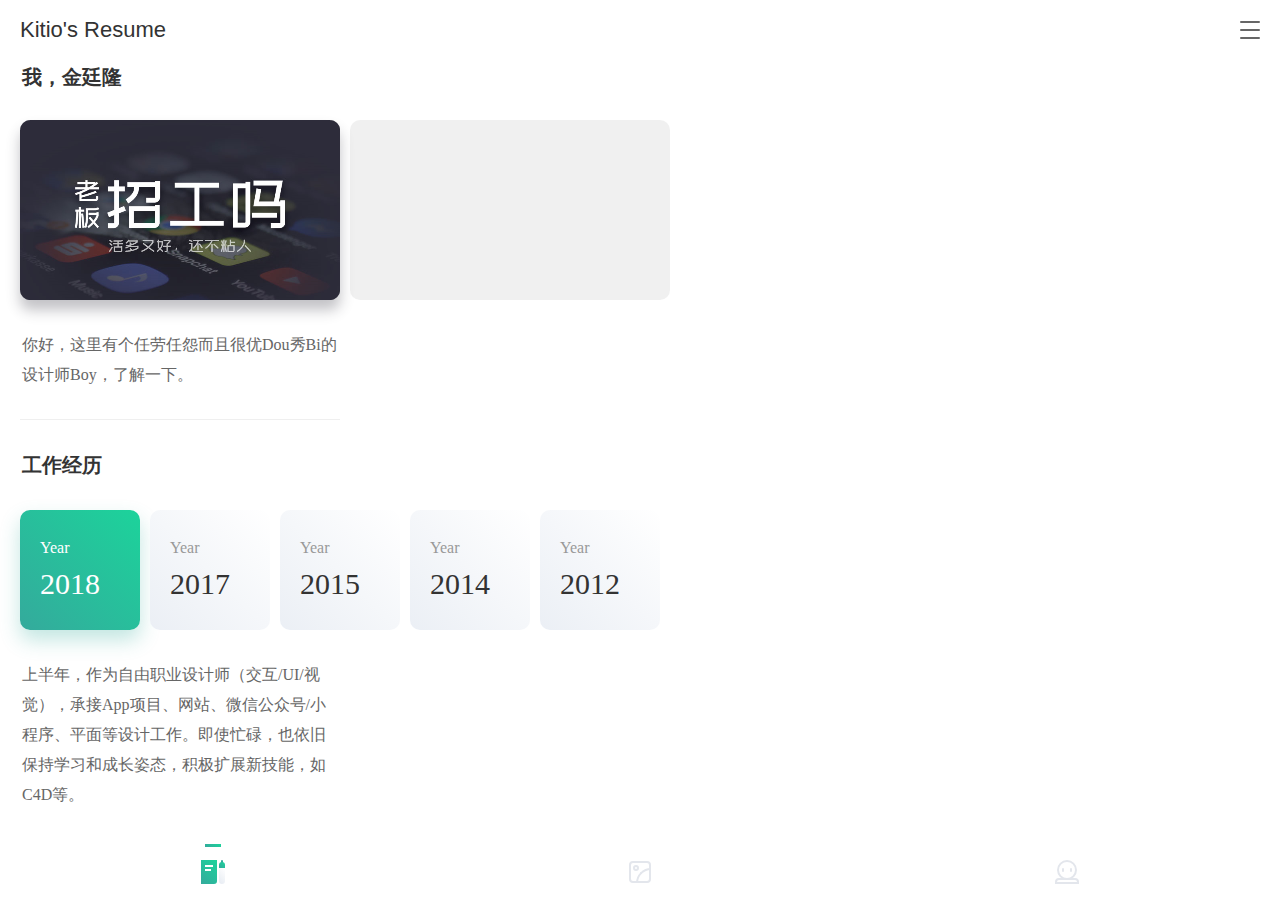
<file: kitilo__resume.html>
﻿<!DOCTYPE html>
<html>
  <head>
    <title>Kitilo' Resume</title>
    <meta http-equiv="X-UA-Compatible" content="IE=edge"/>
    <meta http-equiv="content-type" content="text/html; charset=utf-8"/>
    <meta name="viewport" content="width=device-width, initial-scale=1.0, user-scalable=no"/>
    <meta name="apple-mobile-web-app-capable" content="yes"/>
    <link href="resources/css/jquery-ui-themes.css" type="text/css" rel="stylesheet"/>
    <link href="resources/css/axure_rp_page.css" type="text/css" rel="stylesheet"/>
    <link href="data/styles.css" type="text/css" rel="stylesheet"/>
    <link href="files/kitilo__resume/styles.css" type="text/css" rel="stylesheet"/>
    <script src="resources/scripts/jquery-1.7.1.min.js"></script>
    <script src="resources/scripts/jquery-ui-1.8.10.custom.min.js"></script>
    <script src="resources/scripts/prototypePre.js"></script>
    <script src="data/document.js"></script>
    <script src="resources/scripts/prototypePost.js"></script>
    <script src="files/kitilo__resume/data.js"></script>
    <script type="text/javascript">
      $axure.utils.getTransparentGifPath = function() { return 'resources/images/transparent.gif'; };
      $axure.utils.getOtherPath = function() { return 'resources/Other.html'; };
      $axure.utils.getReloadPath = function() { return 'resources/reload.html'; };
    </script>
  </head>
  <body>
    <div id="base" class="">

      <!-- 背景 (动态面板) -->
      <div id="u794" class="ax_default" data-label="背景">
        <div id="u794_state0" class="panel_state" data-label="State1" style="">
          <div id="u794_state0_content" class="panel_state_content">

            <!-- 背景1 (矩形) -->
            <div id="u795" class="ax_default box_1" data-label="背景1">
              <div id="u795_div" class=""></div>
            </div>
          </div>
        </div>
      </div>

      <!-- 联系方式 (动态面板) -->
      <div id="u796" class="ax_default ax_default_hidden" data-label="联系方式" style="display:none; visibility: hidden">
        <div id="u796_state0" class="panel_state" data-label="State1" style="">
          <div id="u796_state0_content" class="panel_state_content">

            <!-- Unnamed (组 合) -->
            <div id="u797" class="ax_default" data-left="0" data-top="0" data-width="172" data-height="240">

              <!-- Unnamed (矩形) -->
              <div id="u798" class="ax_default ellipse">
                <div id="u798_div" class=""></div>
              </div>

              <!-- Unnamed (矩形) -->
              <div id="u799" class="ax_default ellipse">
                <div id="u799_div" class=""></div>
              </div>

              <!-- Unnamed (矩形) -->
              <div id="u800" class="ax_default ellipse">
                <div id="u800_div" class=""></div>
              </div>

              <!-- Unnamed (矩形) -->
              <div id="u801" class="ax_default box_2">
                <div id="u801_div" class=""></div>
                <div id="u801_text" class="text ">
                  <p><span>15159311955</span></p>
                </div>
              </div>

              <!-- Unnamed (矩形) -->
              <div id="u802" class="ax_default box_2">
                <div id="u802_div" class=""></div>
                <div id="u802_text" class="text ">
                  <p><span>634182158</span></p>
                </div>
              </div>

              <!-- Unnamed (图片) -->
              <div id="u803" class="ax_default image">
                <img id="u803_img" class="img " src="images/金廷隆_个人简历/u97.png"/>
              </div>

              <!-- Unnamed (矩形) -->
              <div id="u804" class="ax_default box_2">
                <div id="u804_div" class=""></div>
                <div id="u804_text" class="text ">
                  <p><span>kitilo@qq.com</span></p>
                </div>
              </div>

              <!-- Unnamed (图片) -->
              <div id="u805" class="ax_default image">
                <img id="u805_img" class="img " src="images/金廷隆_个人简历/u99.png"/>
              </div>

              <!-- Unnamed (图片) -->
              <div id="u806" class="ax_default image">
                <img id="u806_img" class="img " src="images/金廷隆_个人简历/u100.png"/>
              </div>

              <!-- Unnamed (矩形) -->
              <div id="u807" class="ax_default ellipse">
                <div id="u807_div" class=""></div>
              </div>

              <!-- Unnamed (矩形) -->
              <div id="u808" class="ax_default box_2">
                <div id="u808_div" class=""></div>
                <div id="u808_text" class="text ">
                  <p><span>kitilo.github.io/web</span></p>
                </div>
              </div>

              <!-- Unnamed (图片) -->
              <div id="u809" class="ax_default image">
                <img id="u809_img" class="img " src="images/金廷隆_个人简历/u103.png"/>
              </div>
            </div>
          </div>
        </div>
      </div>

      <!-- 内容 (动态面板) -->
      <div id="u810" class="ax_default" data-label="内容">
        <div id="u810_state0" class="panel_state" data-label="主体" style="">
          <div id="u810_state0_content" class="panel_state_content">

            <!-- 内容切换 (动态面板) -->
            <div id="u811" class="ax_default" data-label="内容切换">
              <div id="u811_state0" class="panel_state" data-label="State1" style="">
                <div id="u811_state0_content" class="panel_state_content">

                  <!-- 我 (动态面板) -->
                  <div id="u812" class="ax_default" data-label="我">
                    <div id="u812_state0" class="panel_state" data-label="State1" style="">
                      <div id="u812_state0_content" class="panel_state_content">

                        <!-- Unnamed (矩形) -->
                        <div id="u813" class="ax_default box_3">
                          <div id="u813_div" class=""></div>
                        </div>

                        <!-- Unnamed (椭圆形) -->
                        <div id="u814" class="ax_default ellipse">
                          <img id="u814_img" class="img " src="images/kitilo__resume/u814.png"/>
                        </div>
                      </div>
                    </div>
                  </div>

                  <!-- 作品 (动态面板) -->
                  <div id="u815" class="ax_default" data-label="作品">
                    <div id="u815_state0" class="panel_state" data-label="State1" style="">
                      <div id="u815_state0_content" class="panel_state_content">

                        <!-- 作品切换 (动态面板) -->
                        <div id="u816" class="ax_default" data-label="作品切换">
                          <div id="u816_state0" class="panel_state" data-label="State1" style="">
                            <div id="u816_state0_content" class="panel_state_content">

                              <!-- 绘画 (动态面板) -->
                              <div id="u817" class="ax_default" data-label="绘画">
                                <div id="u817_state0" class="panel_state" data-label="State1" style="">
                                  <div id="u817_state0_content" class="panel_state_content">

                                    <!-- 绘画作品3 (动态面板) -->
                                    <div id="u818" class="ax_default" data-label="绘画作品3">
                                      <div id="u818_state0" class="panel_state" data-label="State1" style="">
                                        <div id="u818_state0_content" class="panel_state_content">

                                          <!-- 圆角左上 (形状) -->
                                          <div id="u819" class="ax_default box_2" data-label="圆角左上">
                                            <img id="u819_img" class="img " src="images/金廷隆_个人简历/圆角左上_u117.png"/>
                                          </div>

                                          <!-- 圆角右上 (形状) -->
                                          <div id="u820" class="ax_default box_2" data-label="圆角右上">
                                            <img id="u820_img" class="img " src="images/金廷隆_个人简历/圆角右上_u118.png"/>
                                          </div>

                                          <!-- 圆角左下 (形状) -->
                                          <div id="u821" class="ax_default box_2" data-label="圆角左下">
                                            <img id="u821_img" class="img " src="images/金廷隆_个人简历/圆角左下_u119.png"/>
                                          </div>

                                          <!-- 圆角右下 (形状) -->
                                          <div id="u822" class="ax_default box_2" data-label="圆角右下">
                                            <img id="u822_img" class="img " src="images/金廷隆_个人简历/圆角右下_u120.png"/>
                                          </div>

                                          <!-- 绘画作品3圆角 (热区) -->
                                          <div id="u823" class="ax_default ax_default_hidden" data-label="绘画作品3圆角" style="display:none; visibility: hidden">
                                          </div>
                                        </div>
                                      </div>
                                    </div>
                                  </div>
                                </div>
                              </div>

                              <!-- 设计 (动态面板) -->
                              <div id="u824" class="ax_default" data-label="设计">
                                <div id="u824_state0" class="panel_state" data-label="State1" style="">
                                  <div id="u824_state0_content" class="panel_state_content">

                                    <!-- 作品滚动区 (动态面板) -->
                                    <div id="u825" class="ax_default" data-label="作品滚动区">
                                      <div id="u825_state0" class="panel_state" data-label="State1" style="">
                                        <div id="u825_state0_content" class="panel_state_content">

                                          <!-- 绘画作品1 (动态面板) -->
                                          <div id="u826" class="ax_default" data-label="绘画作品1">
                                            <div id="u826_state0" class="panel_state" data-label="State1" style="">
                                              <div id="u826_state0_content" class="panel_state_content">

                                                <!-- 圆角左上 (形状) -->
                                                <div id="u827" class="ax_default box_2" data-label="圆角左上">
                                                  <img id="u827_img" class="img " src="images/金廷隆_个人简历/圆角左上_u117.png"/>
                                                </div>

                                                <!-- 圆角右上 (形状) -->
                                                <div id="u828" class="ax_default box_2" data-label="圆角右上">
                                                  <img id="u828_img" class="img " src="images/金廷隆_个人简历/圆角右上_u118.png"/>
                                                </div>

                                                <!-- 圆角左下 (形状) -->
                                                <div id="u829" class="ax_default box_2" data-label="圆角左下">
                                                  <img id="u829_img" class="img " src="images/金廷隆_个人简历/圆角左下_u119.png"/>
                                                </div>

                                                <!-- 圆角右下 (形状) -->
                                                <div id="u830" class="ax_default box_2" data-label="圆角右下">
                                                  <img id="u830_img" class="img " src="images/金廷隆_个人简历/圆角右下_u120.png"/>
                                                </div>

                                                <!-- 绘画作品1圆角 (热区) -->
                                                <div id="u831" class="ax_default ax_default_hidden" data-label="绘画作品1圆角" style="display:none; visibility: hidden">
                                                </div>
                                              </div>
                                            </div>
                                          </div>

                                          <!-- 绘画作品2 (动态面板) -->
                                          <div id="u832" class="ax_default" data-label="绘画作品2">
                                            <div id="u832_state0" class="panel_state" data-label="State1" style="">
                                              <div id="u832_state0_content" class="panel_state_content">

                                                <!-- 圆角左上 (形状) -->
                                                <div id="u833" class="ax_default box_2" data-label="圆角左上">
                                                  <img id="u833_img" class="img " src="images/金廷隆_个人简历/圆角左上_u117.png"/>
                                                </div>

                                                <!-- 圆角右上 (形状) -->
                                                <div id="u834" class="ax_default box_2" data-label="圆角右上">
                                                  <img id="u834_img" class="img " src="images/金廷隆_个人简历/圆角右上_u118.png"/>
                                                </div>

                                                <!-- 圆角左下 (形状) -->
                                                <div id="u835" class="ax_default box_2" data-label="圆角左下">
                                                  <img id="u835_img" class="img " src="images/金廷隆_个人简历/圆角左下_u119.png"/>
                                                </div>

                                                <!-- 圆角右下 (形状) -->
                                                <div id="u836" class="ax_default box_2" data-label="圆角右下">
                                                  <img id="u836_img" class="img " src="images/金廷隆_个人简历/圆角右下_u120.png"/>
                                                </div>

                                                <!-- 绘画作品2圆角 (热区) -->
                                                <div id="u837" class="ax_default ax_default_hidden" data-label="绘画作品2圆角" style="display:none; visibility: hidden">
                                                </div>
                                              </div>
                                            </div>
                                          </div>

                                          <!-- 绘画作品3 (动态面板) -->
                                          <div id="u838" class="ax_default" data-label="绘画作品3">
                                            <div id="u838_state0" class="panel_state" data-label="State1" style="">
                                              <div id="u838_state0_content" class="panel_state_content">

                                                <!-- 圆角左上 (形状) -->
                                                <div id="u839" class="ax_default box_2" data-label="圆角左上">
                                                  <img id="u839_img" class="img " src="images/金廷隆_个人简历/圆角左上_u117.png"/>
                                                </div>

                                                <!-- 圆角右上 (形状) -->
                                                <div id="u840" class="ax_default box_2" data-label="圆角右上">
                                                  <img id="u840_img" class="img " src="images/金廷隆_个人简历/圆角右上_u118.png"/>
                                                </div>

                                                <!-- 圆角左下 (形状) -->
                                                <div id="u841" class="ax_default box_2" data-label="圆角左下">
                                                  <img id="u841_img" class="img " src="images/金廷隆_个人简历/圆角左下_u119.png"/>
                                                </div>

                                                <!-- 圆角右下 (形状) -->
                                                <div id="u842" class="ax_default box_2" data-label="圆角右下">
                                                  <img id="u842_img" class="img " src="images/金廷隆_个人简历/圆角右下_u120.png"/>
                                                </div>

                                                <!-- 绘画作品3圆角 (热区) -->
                                                <div id="u843" class="ax_default ax_default_hidden" data-label="绘画作品3圆角" style="display:none; visibility: hidden">
                                                </div>
                                              </div>
                                            </div>
                                          </div>

                                          <!-- 绘画作品4 (动态面板) -->
                                          <div id="u844" class="ax_default" data-label="绘画作品4">
                                            <div id="u844_state0" class="panel_state" data-label="State1" style="">
                                              <div id="u844_state0_content" class="panel_state_content">

                                                <!-- 圆角左上 (形状) -->
                                                <div id="u845" class="ax_default box_2" data-label="圆角左上">
                                                  <img id="u845_img" class="img " src="images/金廷隆_个人简历/圆角左上_u117.png"/>
                                                </div>

                                                <!-- 圆角右上 (形状) -->
                                                <div id="u846" class="ax_default box_2" data-label="圆角右上">
                                                  <img id="u846_img" class="img " src="images/金廷隆_个人简历/圆角右上_u118.png"/>
                                                </div>

                                                <!-- 圆角左下 (形状) -->
                                                <div id="u847" class="ax_default box_2" data-label="圆角左下">
                                                  <img id="u847_img" class="img " src="images/金廷隆_个人简历/圆角左下_u119.png"/>
                                                </div>

                                                <!-- 圆角右下 (形状) -->
                                                <div id="u848" class="ax_default box_2" data-label="圆角右下">
                                                  <img id="u848_img" class="img " src="images/金廷隆_个人简历/圆角右下_u120.png"/>
                                                </div>

                                                <!-- 绘画作品4圆角 (热区) -->
                                                <div id="u849" class="ax_default ax_default_hidden" data-label="绘画作品4圆角" style="display:none; visibility: hidden">
                                                </div>
                                              </div>
                                            </div>
                                          </div>

                                          <!-- 绘画作品5 (动态面板) -->
                                          <div id="u850" class="ax_default" data-label="绘画作品5">
                                            <div id="u850_state0" class="panel_state" data-label="State1" style="">
                                              <div id="u850_state0_content" class="panel_state_content">

                                                <!-- 圆角左上 (形状) -->
                                                <div id="u851" class="ax_default box_2" data-label="圆角左上">
                                                  <img id="u851_img" class="img " src="images/金廷隆_个人简历/圆角左上_u117.png"/>
                                                </div>

                                                <!-- 圆角右上 (形状) -->
                                                <div id="u852" class="ax_default box_2" data-label="圆角右上">
                                                  <img id="u852_img" class="img " src="images/金廷隆_个人简历/圆角右上_u118.png"/>
                                                </div>

                                                <!-- 圆角左下 (形状) -->
                                                <div id="u853" class="ax_default box_2" data-label="圆角左下">
                                                  <img id="u853_img" class="img " src="images/金廷隆_个人简历/圆角左下_u119.png"/>
                                                </div>

                                                <!-- 圆角右下 (形状) -->
                                                <div id="u854" class="ax_default box_2" data-label="圆角右下">
                                                  <img id="u854_img" class="img " src="images/金廷隆_个人简历/圆角右下_u120.png"/>
                                                </div>

                                                <!-- 绘画作品5圆角 (热区) -->
                                                <div id="u855" class="ax_default ax_default_hidden" data-label="绘画作品5圆角" style="display:none; visibility: hidden">
                                                </div>
                                              </div>
                                            </div>
                                          </div>

                                          <!-- 绘画作品1 (动态面板) -->
                                          <div id="u856" class="ax_default" data-label="绘画作品1">
                                            <div id="u856_state0" class="panel_state" data-label="State1" style="">
                                              <div id="u856_state0_content" class="panel_state_content">

                                                <!-- 圆角左上 (形状) -->
                                                <div id="u857" class="ax_default box_2" data-label="圆角左上">
                                                  <img id="u857_img" class="img " src="images/金廷隆_个人简历/圆角左上_u117.png"/>
                                                </div>

                                                <!-- 圆角右上 (形状) -->
                                                <div id="u858" class="ax_default box_2" data-label="圆角右上">
                                                  <img id="u858_img" class="img " src="images/金廷隆_个人简历/圆角右上_u118.png"/>
                                                </div>

                                                <!-- 圆角左下 (形状) -->
                                                <div id="u859" class="ax_default box_2" data-label="圆角左下">
                                                  <img id="u859_img" class="img " src="images/金廷隆_个人简历/圆角左下_u119.png"/>
                                                </div>

                                                <!-- 圆角右下 (形状) -->
                                                <div id="u860" class="ax_default box_2" data-label="圆角右下">
                                                  <img id="u860_img" class="img " src="images/金廷隆_个人简历/圆角右下_u120.png"/>
                                                </div>

                                                <!-- 绘画作品1圆角 (热区) -->
                                                <div id="u861" class="ax_default ax_default_hidden" data-label="绘画作品1圆角" style="display:none; visibility: hidden">
                                                </div>
                                              </div>
                                            </div>
                                          </div>

                                          <!-- 绘画作品2 (动态面板) -->
                                          <div id="u862" class="ax_default" data-label="绘画作品2">
                                            <div id="u862_state0" class="panel_state" data-label="State1" style="">
                                              <div id="u862_state0_content" class="panel_state_content">

                                                <!-- 圆角左上 (形状) -->
                                                <div id="u863" class="ax_default box_2" data-label="圆角左上">
                                                  <img id="u863_img" class="img " src="images/金廷隆_个人简历/圆角左上_u117.png"/>
                                                </div>

                                                <!-- 圆角右上 (形状) -->
                                                <div id="u864" class="ax_default box_2" data-label="圆角右上">
                                                  <img id="u864_img" class="img " src="images/金廷隆_个人简历/圆角右上_u118.png"/>
                                                </div>

                                                <!-- 圆角左下 (形状) -->
                                                <div id="u865" class="ax_default box_2" data-label="圆角左下">
                                                  <img id="u865_img" class="img " src="images/金廷隆_个人简历/圆角左下_u119.png"/>
                                                </div>

                                                <!-- 圆角右下 (形状) -->
                                                <div id="u866" class="ax_default box_2" data-label="圆角右下">
                                                  <img id="u866_img" class="img " src="images/金廷隆_个人简历/圆角右下_u120.png"/>
                                                </div>

                                                <!-- 绘画作品2圆角 (热区) -->
                                                <div id="u867" class="ax_default ax_default_hidden" data-label="绘画作品2圆角" style="display:none; visibility: hidden">
                                                </div>
                                              </div>
                                            </div>
                                          </div>

                                          <!-- 绘画作品3 (动态面板) -->
                                          <div id="u868" class="ax_default" data-label="绘画作品3">
                                            <div id="u868_state0" class="panel_state" data-label="State1" style="">
                                              <div id="u868_state0_content" class="panel_state_content">

                                                <!-- 圆角左上 (形状) -->
                                                <div id="u869" class="ax_default box_2" data-label="圆角左上">
                                                  <img id="u869_img" class="img " src="images/金廷隆_个人简历/圆角左上_u117.png"/>
                                                </div>

                                                <!-- 圆角右上 (形状) -->
                                                <div id="u870" class="ax_default box_2" data-label="圆角右上">
                                                  <img id="u870_img" class="img " src="images/金廷隆_个人简历/圆角右上_u118.png"/>
                                                </div>

                                                <!-- 圆角左下 (形状) -->
                                                <div id="u871" class="ax_default box_2" data-label="圆角左下">
                                                  <img id="u871_img" class="img " src="images/金廷隆_个人简历/圆角左下_u119.png"/>
                                                </div>

                                                <!-- 圆角右下 (形状) -->
                                                <div id="u872" class="ax_default box_2" data-label="圆角右下">
                                                  <img id="u872_img" class="img " src="images/金廷隆_个人简历/圆角右下_u120.png"/>
                                                </div>

                                                <!-- 绘画作品3圆角 (热区) -->
                                                <div id="u873" class="ax_default ax_default_hidden" data-label="绘画作品3圆角" style="display:none; visibility: hidden">
                                                </div>
                                              </div>
                                            </div>
                                          </div>
                                        </div>
                                      </div>
                                    </div>
                                  </div>
                                </div>
                              </div>

                              <!-- 文章 (动态面板) -->
                              <div id="u874" class="ax_default" data-label="文章">
                                <div id="u874_state0" class="panel_state" data-label="State1" style="">
                                  <div id="u874_state0_content" class="panel_state_content">

                                    <!-- 作品滚动区 (动态面板) -->
                                    <div id="u875" class="ax_default" data-label="作品滚动区">
                                      <div id="u875_state0" class="panel_state" data-label="State1" style="">
                                        <div id="u875_state0_content" class="panel_state_content">

                                          <!-- Unnamed (图片) -->
                                          <div id="u876" class="ax_default image">
                                            <img id="u876_img" class="img " src="images/kitilo__resume/u876.png"/>
                                          </div>

                                          <!-- Unnamed (矩形) -->
                                          <div id="u877" class="ax_default box_2">
                                            <div id="u877_div" class=""></div>
                                            <div id="u877_text" class="text ">
                                              <p><span>你好，这里有只任劳任怨且很优Dou秀Bi的设计师Boy，了解一下。</span></p>
                                            </div>
                                          </div>

                                          <!-- Unnamed (图片) -->
                                          <div id="u878" class="ax_default image">
                                            <img id="u878_img" class="img " src="images/kitilo__resume/u878.png"/>
                                          </div>

                                          <!-- Unnamed (矩形) -->
                                          <div id="u879" class="ax_default box_2">
                                            <div id="u879_div" class=""></div>
                                            <div id="u879_text" class="text ">
                                              <p><span>你好，这里有只任劳任怨且很优Dou秀Bi的设计师Boy，了解一下。</span></p>
                                            </div>
                                          </div>

                                          <!-- Unnamed (图片) -->
                                          <div id="u880" class="ax_default image">
                                            <img id="u880_img" class="img " src="images/kitilo__resume/u880.png"/>
                                          </div>

                                          <!-- Unnamed (矩形) -->
                                          <div id="u881" class="ax_default box_2">
                                            <div id="u881_div" class=""></div>
                                            <div id="u881_text" class="text ">
                                              <p><span>你好，这里有只任劳任怨且很优Dou秀Bi的设计师Boy，了解一下。</span></p>
                                            </div>
                                          </div>
                                        </div>
                                      </div>
                                    </div>
                                  </div>
                                </div>
                              </div>
                            </div>
                          </div>
                        </div>

                        <!-- 作品切换窗口控制 (热区) -->
                        <div id="u882" class="ax_default ax_default_hidden" data-label="作品切换窗口控制" style="display:none; visibility: hidden">
                        </div>
                      </div>
                    </div>
                  </div>

                  <!-- 首页 (动态面板) -->
                  <div id="u883" class="ax_default" data-label="首页">
                    <div id="u883_state0" class="panel_state" data-label="State1" style="">
                      <div id="u883_state0_content" class="panel_state_content">

                        <!-- 首页滚动区 (动态面板) -->
                        <div id="u884" class="ax_default" data-label="首页滚动区">
                          <div id="u884_state0" class="panel_state" data-label="State1" style="">
                            <div id="u884_state0_content" class="panel_state_content">

                              <!-- Unnamed (图片) -->
                              <div id="u885" class="ax_default image">
                                <img id="u885_img" class="img " src="images/kitilo__resume/u885.png"/>
                              </div>

                              <!-- Unnamed (矩形) -->
                              <div id="u886" class="ax_default box_2">
                                <div id="u886_div" class=""></div>
                                <div id="u886_text" class="text ">
                                  <p><span>你好，这里有个任劳任怨而且很优Dou秀Bi的设计师Boy，了解一下。</span></p>
                                </div>
                              </div>

                              <!-- Unnamed (矩形) -->
                              <div id="u887" class="ax_default box_2">
                                <div id="u887_div" class=""></div>
                                <div id="u887_text" class="text ">
                                  <p><span>工作经历</span></p>
                                </div>
                              </div>

                              <!-- 2018 (矩形) -->
                              <div id="u888" class="ax_default box_21" data-label="2018">
                                <div id="u888_div" class=""></div>
                                <div id="u888_text" class="text ">
                                  <p style="font-size:16px;"><span>Year</span></p><p style="font-size:30px;"><span>2018</span></p>
                                </div>
                              </div>

                              <!-- 2018 (矩形) -->
                              <div id="u889" class="ax_default box_21" data-label="2018">
                                <div id="u889_div" class=""></div>
                                <div id="u889_text" class="text ">
                                  <p style="font-size:16px;"><span style="color:#999999;">Year</span></p><p style="font-size:30px;"><span>2017</span></p>
                                </div>
                              </div>

                              <!-- 2018 (矩形) -->
                              <div id="u890" class="ax_default box_21" data-label="2018">
                                <div id="u890_div" class=""></div>
                                <div id="u890_text" class="text ">
                                  <p style="font-size:16px;"><span style="color:#999999;">Year</span></p><p style="font-size:30px;"><span>2015</span></p>
                                </div>
                              </div>

                              <!-- 2018 (矩形) -->
                              <div id="u891" class="ax_default box_21" data-label="2018">
                                <div id="u891_div" class=""></div>
                                <div id="u891_text" class="text ">
                                  <p style="font-size:16px;"><span style="color:#999999;">Year</span></p><p style="font-size:30px;"><span>2014</span></p>
                                </div>
                              </div>

                              <!-- 2018 (矩形) -->
                              <div id="u892" class="ax_default box_21" data-label="2018">
                                <div id="u892_div" class=""></div>
                                <div id="u892_text" class="text ">
                                  <p style="font-size:16px;"><span style="color:#999999;">Year</span></p><p style="font-size:30px;"><span>2012</span></p>
                                </div>
                              </div>

                              <!-- Unnamed (矩形) -->
                              <div id="u893" class="ax_default box_2">
                                <div id="u893_div" class=""></div>
                                <div id="u893_text" class="text ">
                                  <p><span>上半年，作为自由职业设计师（交互/UI/视觉），承接App项目、网站、微信公众号/小程序、平面等设计工作。即使忙碌，也依旧保持学习和成长姿态，积极扩展新技能，如C4D等。</span></p>
                                </div>
                              </div>

                              <!-- Unnamed (矩形) -->
                              <div id="u894" class="ax_default box_2">
                                <div id="u894_div" class=""></div>
                              </div>

                              <!-- Unnamed (矩形) -->
                              <div id="u895" class="ax_default box_2">
                                <div id="u895_div" class=""></div>
                                <div id="u895_text" class="text ">
                                  <p><span>我，金廷隆</span></p>
                                </div>
                              </div>
                            </div>
                          </div>
                        </div>
                      </div>
                    </div>
                  </div>
                </div>
              </div>
            </div>

            <!-- 菜单栏 (动态面板) -->
            <div id="u896" class="ax_default" data-label="菜单栏">
              <div id="u896_state0" class="panel_state" data-label="State1" style="">
                <div id="u896_state0_content" class="panel_state_content">

                  <!-- 菜单栏背景 (动态面板) -->
                  <div id="u897" class="ax_default" data-label="菜单栏背景">
                    <div id="u897_state0" class="panel_state" data-label="State1" style="">
                      <div id="u897_state0_content" class="panel_state_content">

                        <!-- 白背景 (矩形) -->
                        <div id="u898" class="ax_default box_2" data-label="白背景">
                          <div id="u898_div" class=""></div>
                        </div>
                      </div>
                    </div>
                  </div>

                  <!-- Unnamed (矩形) -->
                  <div id="u899" class="ax_default box_2">
                    <div id="u899_div" class=""></div>
                  </div>

                  <!-- Unnamed (矩形) -->
                  <div id="u900" class="ax_default box_2">
                    <div id="u900_div" class=""></div>
                  </div>

                  <!-- Unnamed (矩形) -->
                  <div id="u901" class="ax_default box_2">
                    <div id="u901_div" class=""></div>
                  </div>

                  <!-- 我 (动态面板) -->
                  <div id="u902" class="ax_default" data-label="我">
                    <div id="u902_state0" class="panel_state" data-label="未选" style="">
                      <div id="u902_state0_content" class="panel_state_content">

                        <!-- Unnamed (矩形) -->
                        <div id="u903" class="ax_default box_2">
                          <div id="u903_div" class=""></div>
                        </div>

                        <!-- 机器未选中 (组 合) -->
                        <div id="u904" class="ax_default" data-label="机器未选中" data-left="16" data-top="16" data-width="24" data-height="24">

                          <!-- 头1 (矩形) -->
                          <div id="u905" class="ax_default box_1" data-label="头1">
                            <div id="u905_div" class=""></div>
                          </div>

                          <!-- 身1 (矩形) -->
                          <div id="u906" class="ax_default box_1" data-label="身1">
                            <div id="u906_div" class=""></div>
                          </div>

                          <!-- 眼睛 (组 合) -->
                          <div id="u907" class="ax_default" data-label="眼睛" data-left="23" data-top="24" data-width="10" data-height="4">

                            <!-- 左眼1 (矩形) -->
                            <div id="u908" class="ax_default box_1" data-label="左眼1">
                              <div id="u908_div" class=""></div>
                            </div>

                            <!-- 右眼1 (矩形) -->
                            <div id="u909" class="ax_default box_1" data-label="右眼1">
                              <div id="u909_div" class=""></div>
                            </div>
                          </div>
                        </div>
                      </div>
                    </div>
                    <div id="u902_state1" class="panel_state" data-label="选中" style="visibility: hidden;">
                      <div id="u902_state1_content" class="panel_state_content">

                        <!-- Unnamed (矩形) -->
                        <div id="u910" class="ax_default box_2">
                          <div id="u910_div" class=""></div>
                        </div>

                        <!-- 头2 (矩形) -->
                        <div id="u911" class="ax_default box_1" data-label="头2">
                          <div id="u911_div" class=""></div>
                        </div>

                        <!-- 身2 (矩形) -->
                        <div id="u912" class="ax_default box_1" data-label="身2">
                          <div id="u912_div" class=""></div>
                        </div>

                        <!-- 左眼2 (矩形) -->
                        <div id="u913" class="ax_default box_1" data-label="左眼2">
                          <div id="u913_div" class=""></div>
                        </div>

                        <!-- 右眼2 (矩形) -->
                        <div id="u914" class="ax_default box_1" data-label="右眼2">
                          <div id="u914_div" class=""></div>
                        </div>

                        <!-- 嘴巴2 (矩形) -->
                        <div id="u915" class="ax_default box_1" data-label="嘴巴2">
                          <div id="u915_div" class=""></div>
                        </div>

                        <!-- 我选中动画 (热区) -->
                        <div id="u916" class="ax_default ax_default_hidden" data-label="我选中动画" style="display:none; visibility: hidden">
                        </div>

                        <!-- 我还原动画 (热区) -->
                        <div id="u917" class="ax_default ax_default_hidden" data-label="我还原动画" style="display:none; visibility: hidden">
                        </div>
                      </div>
                    </div>
                  </div>

                  <!-- 作品 (动态面板) -->
                  <div id="u918" class="ax_default" data-label="作品">
                    <div id="u918_state0" class="panel_state" data-label="未选" style="">
                      <div id="u918_state0_content" class="panel_state_content">

                        <!-- Unnamed (矩形) -->
                        <div id="u919" class="ax_default box_2">
                          <div id="u919_div" class=""></div>
                        </div>

                        <!-- Unnamed (组 合) -->
                        <div id="u920" class="ax_default" data-left="17" data-top="17" data-width="22" data-height="22">

                          <!-- 框1 (矩形) -->
                          <div id="u921" class="ax_default box_1" data-label="框1">
                            <div id="u921_div" class=""></div>
                          </div>

                          <!-- 太阳1 (矩形) -->
                          <div id="u922" class="ax_default box_1" data-label="太阳1">
                            <div id="u922_div" class=""></div>
                          </div>

                          <!-- 山1 (矩形) -->
                          <div id="u923" class="ax_default box_1" data-label="山1">
                            <div id="u923_div" class=""></div>
                          </div>
                        </div>
                      </div>
                    </div>
                    <div id="u918_state1" class="panel_state" data-label="选中" style="visibility: hidden;">
                      <div id="u918_state1_content" class="panel_state_content">

                        <!-- Unnamed (矩形) -->
                        <div id="u924" class="ax_default box_2">
                          <div id="u924_div" class=""></div>
                        </div>

                        <!-- 框2 (矩形) -->
                        <div id="u925" class="ax_default box_1" data-label="框2">
                          <div id="u925_div" class=""></div>
                        </div>

                        <!-- 山2 (矩形) -->
                        <div id="u926" class="ax_default box_1" data-label="山2">
                          <div id="u926_div" class=""></div>
                        </div>

                        <!-- 太阳2 (矩形) -->
                        <div id="u927" class="ax_default box_1" data-label="太阳2">
                          <div id="u927_div" class=""></div>
                        </div>

                        <!-- 作品选中动画 (热区) -->
                        <div id="u928" class="ax_default ax_default_hidden" data-label="作品选中动画" style="display:none; visibility: hidden">
                        </div>

                        <!-- 作品还原动画 (热区) -->
                        <div id="u929" class="ax_default ax_default_hidden" data-label="作品还原动画" style="display:none; visibility: hidden">
                        </div>
                      </div>
                    </div>
                  </div>

                  <!-- 文章 (动态面板) -->
                  <div id="u930" class="ax_default" data-label="文章">
                    <div id="u930_state0" class="panel_state" data-label="默认" style="">
                      <div id="u930_state0_content" class="panel_state_content">

                        <!-- Unnamed (矩形) -->
                        <div id="u931" class="ax_default box_2">
                          <div id="u931_div" class=""></div>
                        </div>

                        <!-- Unnamed (组 合) -->
                        <div id="u932" class="ax_default" data-left="16" data-top="16" data-width="24" data-height="24">

                          <!-- 本子1 (矩形) -->
                          <div id="u933" class="ax_default box_1" data-label="本子1">
                            <div id="u933_div" class=""></div>
                          </div>

                          <!-- 笔 (组 合) -->
                          <div id="u934" class="ax_default" data-label="笔" data-left="34" data-top="16" data-width="6" data-height="24">

                            <!-- 笔尖1 (矩形) -->
                            <div id="u935" class="ax_default box_3" data-label="笔尖1">
                              <div id="u935_div" class=""></div>
                            </div>

                            <!-- 笔身2 (矩形) -->
                            <div id="u936" class="ax_default box_1" data-label="笔身2">
                              <div id="u936_div" class=""></div>
                            </div>

                            <!-- 笔身2 (矩形) -->
                            <div id="u937" class="ax_default box_1" data-label="笔身2">
                              <div id="u937_div" class=""></div>
                            </div>
                          </div>

                          <!-- 横1 (矩形) -->
                          <div id="u938" class="ax_default box_3" data-label="横1">
                            <div id="u938_div" class=""></div>
                          </div>

                          <!-- 横短1 (矩形) -->
                          <div id="u939" class="ax_default box_3" data-label="横短1">
                            <div id="u939_div" class=""></div>
                          </div>
                        </div>
                      </div>
                    </div>
                    <div id="u930_state1" class="panel_state" data-label="未选" style="visibility: hidden;">
                      <div id="u930_state1_content" class="panel_state_content">

                        <!-- Unnamed (矩形) -->
                        <div id="u940" class="ax_default box_2">
                          <div id="u940_div" class=""></div>
                        </div>

                        <!-- Unnamed (组 合) -->
                        <div id="u941" class="ax_default" data-left="16" data-top="16" data-width="24" data-height="24">

                          <!-- 本子1 (矩形) -->
                          <div id="u942" class="ax_default box_1" data-label="本子1">
                            <div id="u942_div" class=""></div>
                          </div>

                          <!-- 笔 (组 合) -->
                          <div id="u943" class="ax_default" data-label="笔" data-left="34" data-top="16" data-width="6" data-height="24">

                            <!-- 笔身1 (矩形) -->
                            <div id="u944" class="ax_default box_1" data-label="笔身1">
                              <div id="u944_div" class=""></div>
                            </div>

                            <!-- 笔尖1 (矩形) -->
                            <div id="u945" class="ax_default box_3" data-label="笔尖1">
                              <div id="u945_div" class=""></div>
                            </div>
                          </div>

                          <!-- 横1 (矩形) -->
                          <div id="u946" class="ax_default box_3" data-label="横1">
                            <div id="u946_div" class=""></div>
                          </div>

                          <!-- 横短1 (矩形) -->
                          <div id="u947" class="ax_default box_3" data-label="横短1">
                            <div id="u947_div" class=""></div>
                          </div>
                        </div>
                      </div>
                    </div>
                    <div id="u930_state2" class="panel_state" data-label="选中" style="visibility: hidden;">
                      <div id="u930_state2_content" class="panel_state_content">

                        <!-- Unnamed (矩形) -->
                        <div id="u948" class="ax_default box_2">
                          <div id="u948_div" class=""></div>
                        </div>

                        <!-- 本子2 (矩形) -->
                        <div id="u949" class="ax_default box_1" data-label="本子2">
                          <div id="u949_div" class=""></div>
                        </div>

                        <!-- 笔身2 (矩形) -->
                        <div id="u950" class="ax_default box_1" data-label="笔身2">
                          <div id="u950_div" class=""></div>
                        </div>

                        <!-- 笔尖2 (矩形) -->
                        <div id="u951" class="ax_default box_3" data-label="笔尖2">
                          <div id="u951_div" class=""></div>
                        </div>

                        <!-- 笔身2 (矩形) -->
                        <div id="u952" class="ax_default box_1" data-label="笔身2">
                          <div id="u952_div" class=""></div>
                        </div>

                        <!-- 横2 (矩形) -->
                        <div id="u953" class="ax_default box_3" data-label="横2">
                          <div id="u953_div" class=""></div>
                        </div>

                        <!-- 横短2 (矩形) -->
                        <div id="u954" class="ax_default box_3" data-label="横短2">
                          <div id="u954_div" class=""></div>
                        </div>

                        <!-- 文章选中动画 (热区) -->
                        <div id="u955" class="ax_default ax_default_hidden" data-label="文章选中动画" style="display:none; visibility: hidden">
                        </div>

                        <!-- 文章还原动画 (热区) -->
                        <div id="u956" class="ax_default ax_default_hidden" data-label="文章还原动画" style="display:none; visibility: hidden">
                        </div>
                      </div>
                    </div>
                  </div>

                  <!-- 选中菜单1 (热区) -->
                  <div id="u957" class="ax_default ax_default_hidden" data-label="选中菜单1" style="display:none; visibility: hidden">
                  </div>

                  <!-- 选中菜单2 (热区) -->
                  <div id="u958" class="ax_default ax_default_hidden" data-label="选中菜单2" style="display:none; visibility: hidden">
                  </div>

                  <!-- 选中菜单3 (热区) -->
                  <div id="u959" class="ax_default ax_default_hidden" data-label="选中菜单3" style="display:none; visibility: hidden">
                  </div>

                  <!-- 菜单栏布局控制 (热区) -->
                  <div id="u960" class="ax_default ax_default_hidden" data-label="菜单栏布局控制" style="display:none; visibility: hidden">
                  </div>

                  <!-- 滑块 (矩形) -->
                  <div id="u961" class="ax_default box_3" data-label="滑块">
                    <div id="u961_div" class=""></div>
                  </div>

                  <!-- 滑块窗口控制 (热区) -->
                  <div id="u962" class="ax_default ax_default_hidden" data-label="滑块窗口控制" style="display:none; visibility: hidden">
                  </div>
                </div>
              </div>
            </div>

            <!-- 标题栏 (动态面板) -->
            <div id="u963" class="ax_default" data-label="标题栏">
              <div id="u963_state0" class="panel_state" data-label="首页" style="">
                <div id="u963_state0_content" class="panel_state_content">

                  <!-- Unnamed (矩形) -->
                  <div id="u964" class="ax_default box_2">
                    <div id="u964_div" class=""></div>
                    <div id="u964_text" class="text ">
                      <p><span>Kitio's Resume</span></p>
                    </div>
                  </div>
                </div>
              </div>
              <div id="u963_state1" class="panel_state" data-label="作品" style="visibility: hidden;">
                <div id="u963_state1_content" class="panel_state_content">

                  <!-- Unnamed (矩形) -->
                  <div id="u965" class="ax_default box_2">
                    <div id="u965_div" class=""></div>
                  </div>

                  <!-- 文章 (动态面板) -->
                  <div id="u966" class="ax_default" data-label="文章">
                    <div id="u966_state0" class="panel_state" data-label="选中" style="">
                      <div id="u966_state0_content" class="panel_state_content">

                        <!-- Unnamed (矩形) -->
                        <div id="u967" class="ax_default box_2">
                          <div id="u967_div" class=""></div>
                          <div id="u967_text" class="text ">
                            <p><span>文章</span></p>
                          </div>
                        </div>
                      </div>
                    </div>
                    <div id="u966_state1" class="panel_state" data-label="未选" style="visibility: hidden;">
                      <div id="u966_state1_content" class="panel_state_content">

                        <!-- Unnamed (矩形) -->
                        <div id="u968" class="ax_default box_2">
                          <div id="u968_div" class=""></div>
                          <div id="u968_text" class="text ">
                            <p><span>文章</span></p>
                          </div>
                        </div>
                      </div>
                    </div>
                  </div>

                  <!-- 设计 (动态面板) -->
                  <div id="u969" class="ax_default" data-label="设计">
                    <div id="u969_state0" class="panel_state" data-label="未选" style="">
                      <div id="u969_state0_content" class="panel_state_content">

                        <!-- Unnamed (矩形) -->
                        <div id="u970" class="ax_default box_2">
                          <div id="u970_div" class=""></div>
                          <div id="u970_text" class="text ">
                            <p><span>设计</span></p>
                          </div>
                        </div>
                      </div>
                    </div>
                    <div id="u969_state1" class="panel_state" data-label="选中" style="visibility: hidden;">
                      <div id="u969_state1_content" class="panel_state_content">

                        <!-- Unnamed (矩形) -->
                        <div id="u971" class="ax_default box_2">
                          <div id="u971_div" class=""></div>
                          <div id="u971_text" class="text ">
                            <p><span>设计</span></p>
                          </div>
                        </div>
                      </div>
                    </div>
                  </div>

                  <!-- 绘画 (动态面板) -->
                  <div id="u972" class="ax_default" data-label="绘画">
                    <div id="u972_state0" class="panel_state" data-label="未选" style="">
                      <div id="u972_state0_content" class="panel_state_content">

                        <!-- Unnamed (矩形) -->
                        <div id="u973" class="ax_default box_2">
                          <div id="u973_div" class=""></div>
                          <div id="u973_text" class="text ">
                            <p><span>绘画</span></p>
                          </div>
                        </div>
                      </div>
                    </div>
                    <div id="u972_state1" class="panel_state" data-label="选中" style="visibility: hidden;">
                      <div id="u972_state1_content" class="panel_state_content">

                        <!-- Unnamed (矩形) -->
                        <div id="u974" class="ax_default box_2">
                          <div id="u974_div" class=""></div>
                          <div id="u974_text" class="text ">
                            <p><span>绘画</span></p>
                          </div>
                        </div>
                      </div>
                    </div>
                  </div>

                  <!-- 选中文章 (热区) -->
                  <div id="u975" class="ax_default ax_default_hidden" data-label="选中文章" style="display:none; visibility: hidden">
                  </div>

                  <!-- 选中设计 (热区) -->
                  <div id="u976" class="ax_default ax_default_hidden" data-label="选中设计" style="display:none; visibility: hidden">
                  </div>

                  <!-- 选中绘画 (热区) -->
                  <div id="u977" class="ax_default ax_default_hidden" data-label="选中绘画" style="display:none; visibility: hidden">
                  </div>
                </div>
              </div>
              <div id="u963_state2" class="panel_state" data-label="我" style="visibility: hidden;">
                <div id="u963_state2_content" class="panel_state_content">

                  <!-- Unnamed (矩形) -->
                  <div id="u978" class="ax_default box_2">
                    <div id="u978_div" class=""></div>
                    <div id="u978_text" class="text ">
                      <p><span>我</span></p>
                    </div>
                  </div>
                </div>
              </div>
            </div>

            <!-- 主体窗口位置控制 (热区) -->
            <div id="u979" class="ax_default ax_default_hidden" data-label="主体窗口位置控制" style="display:none; visibility: hidden">
            </div>

            <!-- 主体布局控制 (热区) -->
            <div id="u980" class="ax_default ax_default_hidden" data-label="主体布局控制" style="display:none; visibility: hidden">
            </div>
          </div>
        </div>
      </div>

      <!-- 内容布局控制 (热区) -->
      <div id="u981" class="ax_default ax_default_hidden" data-label="内容布局控制" style="display:none; visibility: hidden">
      </div>

      <!-- 内容窗口大小控制 (热区) -->
      <div id="u982" class="ax_default ax_default_hidden" data-label="内容窗口大小控制" style="display:none; visibility: hidden">
      </div>

      <!-- 侧边菜单 (动态面板) -->
      <div id="u983" class="ax_default" data-label="侧边菜单">
        <div id="u983_state0" class="panel_state" data-label="State1" style="">
          <div id="u983_state0_content" class="panel_state_content">

            <!-- 菜单白色背景 (矩形) -->
            <div id="u984" class="ax_default box_2" data-label="菜单白色背景">
              <div id="u984_div" class=""></div>
            </div>

            <!-- 收起菜单 (矩形) -->
            <div id="u985" class="ax_default box_3 ax_default_hidden" data-label="收起菜单" style="display:none; visibility: hidden">
              <div id="u985_div" class=""></div>
            </div>

            <!-- 图标 (组 合) -->
            <div id="u986" class="ax_default" data-label="图标" data-left="20" data-top="21" data-width="20" data-height="18">

              <!-- 横线3 (动态面板) -->
              <div id="u987" class="ax_default" data-label="横线3">
                <div id="u987_state0" class="panel_state" data-label="黑" style="">
                  <div id="u987_state0_content" class="panel_state_content">

                    <!-- 横3 (矩形) -->
                    <div id="u988" class="ax_default box_2" data-label="横3">
                      <div id="u988_div" class=""></div>
                    </div>
                  </div>
                </div>
                <div id="u987_state1" class="panel_state" data-label="白" style="visibility: hidden;">
                  <div id="u987_state1_content" class="panel_state_content">

                    <!-- 横3 (矩形) -->
                    <div id="u989" class="ax_default box_2" data-label="横3">
                      <div id="u989_div" class=""></div>
                    </div>
                  </div>
                </div>
              </div>

              <!-- 横线2 (动态面板) -->
              <div id="u990" class="ax_default" data-label="横线2">
                <div id="u990_state0" class="panel_state" data-label="黑" style="">
                  <div id="u990_state0_content" class="panel_state_content">

                    <!-- 横2 (矩形) -->
                    <div id="u991" class="ax_default box_2" data-label="横2">
                      <div id="u991_div" class=""></div>
                    </div>
                  </div>
                </div>
                <div id="u990_state1" class="panel_state" data-label="白" style="visibility: hidden;">
                  <div id="u990_state1_content" class="panel_state_content">

                    <!-- 横2 (矩形) -->
                    <div id="u992" class="ax_default box_2" data-label="横2">
                      <div id="u992_div" class=""></div>
                    </div>
                  </div>
                </div>
              </div>

              <!-- 横线1 (动态面板) -->
              <div id="u993" class="ax_default" data-label="横线1">
                <div id="u993_state0" class="panel_state" data-label="黑" style="">
                  <div id="u993_state0_content" class="panel_state_content">

                    <!-- 横1 (矩形) -->
                    <div id="u994" class="ax_default box_2" data-label="横1">
                      <div id="u994_div" class=""></div>
                    </div>
                  </div>
                </div>
                <div id="u993_state1" class="panel_state" data-label="白" style="visibility: hidden;">
                  <div id="u993_state1_content" class="panel_state_content">

                    <!-- 横1 (矩形) -->
                    <div id="u995" class="ax_default box_2" data-label="横1">
                      <div id="u995_div" class=""></div>
                    </div>
                  </div>
                </div>
              </div>
            </div>

            <!-- 展开菜单 (矩形) -->
            <div id="u996" class="ax_default box_3" data-label="展开菜单">
              <div id="u996_div" class=""></div>
            </div>

            <!-- 侧边菜单展开操作 (热区) -->
            <div id="u997" class="ax_default ax_default_hidden" data-label="侧边菜单展开操作" style="display:none; visibility: hidden">
            </div>

            <!-- 侧边菜单收起操作 (热区) -->
            <div id="u998" class="ax_default ax_default_hidden" data-label="侧边菜单收起操作" style="display:none; visibility: hidden">
            </div>
          </div>
        </div>
      </div>
    </div>
  </body>
</html>
</file>
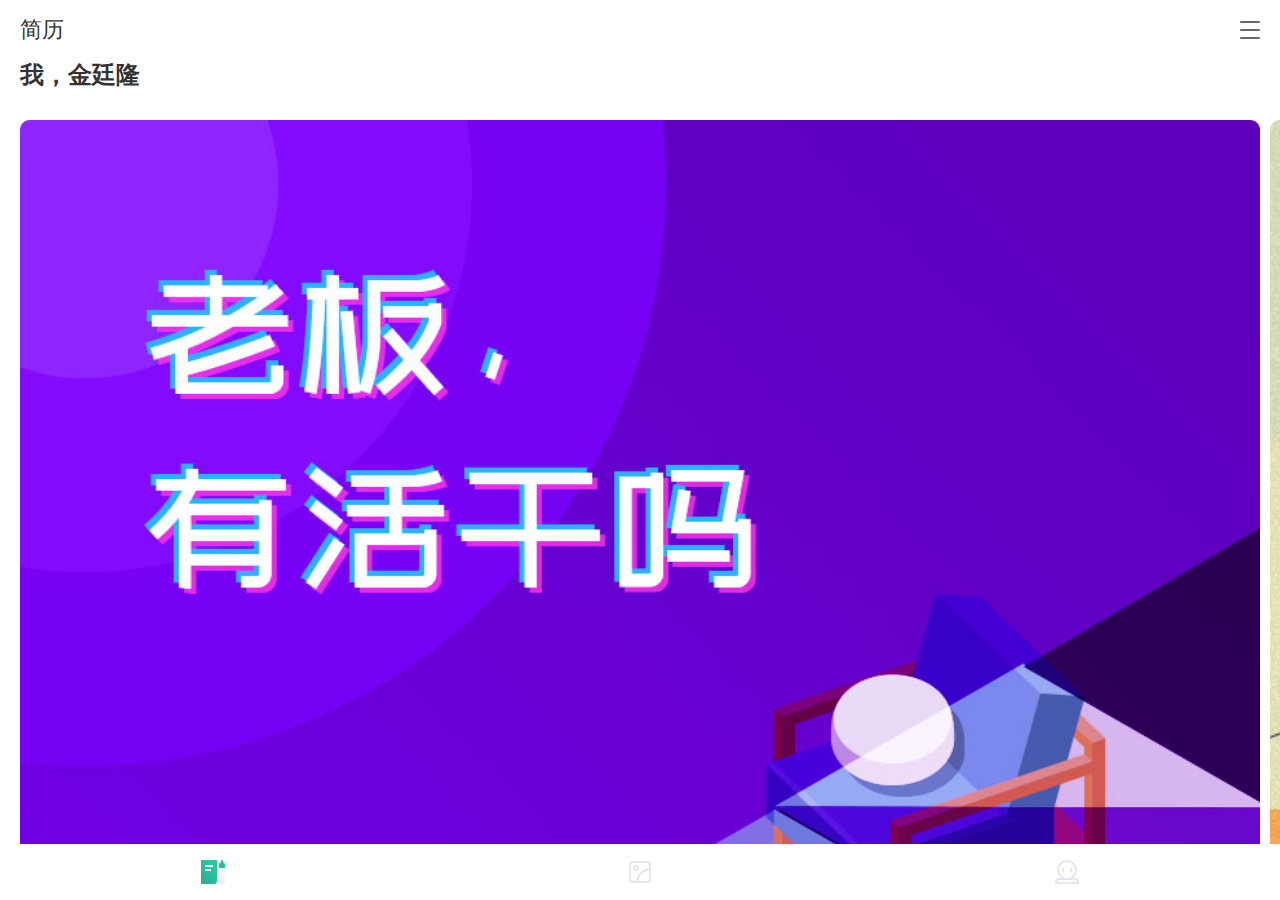
<file: kitilo_s_resume.html>
﻿<!DOCTYPE html>
<html>
  <head>
    <title>Kitilo's Resume</title>
    <meta http-equiv="X-UA-Compatible" content="IE=edge"/>
    <meta http-equiv="content-type" content="text/html; charset=utf-8"/>
    <meta name="viewport" content="width=device-width, initial-scale=1.0, user-scalable=no"/>
    <meta name="apple-mobile-web-app-capable" content="yes"/>
    <link href="resources/css/jquery-ui-themes.css" type="text/css" rel="stylesheet"/>
    <link href="resources/css/axure_rp_page.css" type="text/css" rel="stylesheet"/>
    <link href="data/styles.css" type="text/css" rel="stylesheet"/>
    <link href="files/kitilo_s_resume/styles.css" type="text/css" rel="stylesheet"/>
    <script src="resources/scripts/jquery-1.7.1.min.js"></script>
    <script src="resources/scripts/jquery-ui-1.8.10.custom.min.js"></script>
    <script src="resources/scripts/prototypePre.js"></script>
    <script src="data/document.js"></script>
    <script src="resources/scripts/prototypePost.js"></script>
    <script src="files/kitilo_s_resume/data.js"></script>
    <script type="text/javascript">
      $axure.utils.getTransparentGifPath = function() { return 'resources/images/transparent.gif'; };
      $axure.utils.getOtherPath = function() { return 'resources/Other.html'; };
      $axure.utils.getReloadPath = function() { return 'resources/reload.html'; };
    </script>
  </head>
  <body>
    <div id="base" class="">

      <!-- 文章内容 (动态面板) -->
      <div id="u359" class="ax_default" data-label="文章内容">
        <div id="u359_state0" class="panel_state" data-label="State1" style="">
          <div id="u359_state0_content" class="panel_state_content">

            <!-- 文章框架 (内联框架) -->
            <div id="u360" class="ax_default ax_default_hidden" data-label="文章框架" style="display:none; visibility: hidden">
              <iframe id="u360_input" data-label="文章框架" scrolling="auto" frameborder="0" webkitallowfullscreen mozallowfullscreen allowfullscreen></iframe>
            </div>

            <!-- 文章框架控制 (热区) -->
            <div id="u361" class="ax_default ax_default_hidden" data-label="文章框架控制" style="display:none; visibility: hidden">
            </div>
          </div>
        </div>
      </div>

      <!-- 背景 (动态面板) -->
      <div id="u362" class="ax_default" data-label="背景">
        <div id="u362_state0" class="panel_state" data-label="State1" style="">
          <div id="u362_state0_content" class="panel_state_content">

            <!-- 背景1 (矩形) -->
            <div id="u363" class="ax_default box_1" data-label="背景1">
              <div id="u363_div" class=""></div>
            </div>
          </div>
        </div>
      </div>

      <!-- 联系方式 (动态面板) -->
      <div id="u364" class="ax_default ax_default_hidden" data-label="联系方式" style="display:none; visibility: hidden">
        <div id="u364_state0" class="panel_state" data-label="State1" style="">
          <div id="u364_state0_content" class="panel_state_content">

            <!-- Unnamed (组 合) -->
            <div id="u365" class="ax_default" data-left="0" data-top="140" data-width="168" data-height="200">

              <!-- Unnamed (矩形) -->
              <div id="u366" class="ax_default ellipse">
                <div id="u366_div" class=""></div>
              </div>

              <!-- Unnamed (矩形) -->
              <div id="u367" class="ax_default ellipse">
                <div id="u367_div" class=""></div>
              </div>

              <!-- Unnamed (矩形) -->
              <div id="u368" class="ax_default ellipse">
                <div id="u368_div" class=""></div>
              </div>

              <!-- Unnamed (矩形) -->
              <div id="u369" class="ax_default box_2">
                <div id="u369_div" class=""></div>
                <div id="u369_text" class="text ">
                  <p><span>15159311955</span></p>
                </div>
              </div>

              <!-- Unnamed (矩形) -->
              <div id="u370" class="ax_default box_2">
                <div id="u370_div" class=""></div>
                <div id="u370_text" class="text ">
                  <p><span>634182158</span></p>
                </div>
              </div>

              <!-- Unnamed (图片) -->
              <div id="u371" class="ax_default image">
                <img id="u371_img" class="img " src="images/kitilo_s_resume/u371.png"/>
              </div>

              <!-- Unnamed (矩形) -->
              <div id="u372" class="ax_default box_2">
                <div id="u372_div" class=""></div>
                <div id="u372_text" class="text ">
                  <p><span>kitilo@qq.com</span></p>
                </div>
              </div>

              <!-- Unnamed (图片) -->
              <div id="u373" class="ax_default image">
                <img id="u373_img" class="img " src="images/kitilo_s_resume/u373.png"/>
              </div>

              <!-- Unnamed (图片) -->
              <div id="u374" class="ax_default image">
                <img id="u374_img" class="img " src="images/kitilo_s_resume/u374.png"/>
              </div>

              <!-- Unnamed (矩形) -->
              <div id="u375" class="ax_default ellipse">
                <div id="u375_div" class=""></div>
              </div>

              <!-- Unnamed (矩形) -->
              <div id="u376" class="ax_default box_2">
                <div id="u376_div" class=""></div>
                <div id="u376_text" class="text ">
                  <p><span>kitilo.github.io/web</span></p>
                </div>
              </div>

              <!-- Unnamed (图片) -->
              <div id="u377" class="ax_default image">
                <img id="u377_img" class="img " src="images/kitilo_s_resume/u377.png"/>
              </div>
            </div>

            <!-- logo (组 合) -->
            <div id="u378" class="ax_default" data-label="logo" data-left="34" data-top="0" data-width="100" data-height="100">

              <!-- Unnamed (矩形) -->
              <div id="u379" class="ax_default box_2">
                <div id="u379_div" class=""></div>
              </div>

              <!-- Unnamed (图片) -->
              <div id="u380" class="ax_default _图片">
                <img id="u380_img" class="img " src="images/kitilo_s_resume/u380.png"/>
              </div>
            </div>
          </div>
        </div>
      </div>

      <!-- 底板2 (矩形) -->
      <div id="u381" class="ax_default box_2" data-label="底板2">
        <div id="u381_div" class=""></div>
      </div>

      <!-- 底板1 (矩形) -->
      <div id="u382" class="ax_default box_2" data-label="底板1">
        <div id="u382_div" class=""></div>
      </div>

      <!-- 内容 (动态面板) -->
      <div id="u383" class="ax_default" data-label="内容">
        <div id="u383_state0" class="panel_state" data-label="主体" style="">
          <div id="u383_state0_content" class="panel_state_content">

            <!-- 内容切换 (动态面板) -->
            <div id="u384" class="ax_default" data-label="内容切换">
              <div id="u384_state0" class="panel_state" data-label="State1" style="">
                <div id="u384_state0_content" class="panel_state_content">

                  <!-- 我 (动态面板) -->
                  <div id="u385" class="ax_default" data-label="我">
                    <div id="u385_state0" class="panel_state" data-label="State1" style="">
                      <div id="u385_state0_content" class="panel_state_content">

                        <!-- 头图 (动态面板) -->
                        <div id="u386" class="ax_default" data-label="头图">
                          <div id="u386_state0" class="panel_state" data-label="State1" style="">
                            <div id="u386_state0_content" class="panel_state_content">

                              <!-- 头图背景 (动态面板) -->
                              <div id="u387" class="ax_default" data-label="头图背景">
                                <div id="u387_state0" class="panel_state" data-label="State1" style="">
                                  <div id="u387_state0_content" class="panel_state_content">
                                  </div>
                                </div>
                              </div>

                              <!-- 高度控制 (动态面板) -->
                              <div id="u388" class="ax_default" data-label="高度控制">
                                <div id="u388_state0" class="panel_state" data-label="State1" style="">
                                  <div id="u388_state0_content" class="panel_state_content">
                                  </div>
                                </div>
                              </div>
                            </div>
                          </div>
                        </div>

                        <!-- 我_布局控制 (热区) -->
                        <div id="u389" class="ax_default ax_default_hidden" data-label="我_布局控制" style="display:none; visibility: hidden">
                        </div>

                        <!-- 白遮罩 (矩形) -->
                        <div id="u390" class="ax_default box_2" data-label="白遮罩">
                          <img id="u390_img" class="img " src="images/kitilo_s_resume/白遮罩_u390.png"/>
                        </div>

                        <!-- 功能按钮1 (动态面板) -->
                        <div id="u391" class="ax_default" data-label="功能按钮1">
                          <div id="u391_state0" class="panel_state" data-label="State1" style="">
                            <div id="u391_state0_content" class="panel_state_content">

                              <!-- 按钮1背景 (矩形) -->
                              <div id="u392" class="ax_default box_21" data-label="按钮1背景">
                                <div id="u392_div" class=""></div>
                                <div id="u392_text" class="text ">
                                  <p><span>关于我</span></p>
                                </div>
                              </div>

                              <!-- 功能1图 (图片) -->
                              <div id="u393" class="ax_default image" data-label="功能1图">
                                <img id="u393_img" class="img " src="images/kitilo_s_resume/功能1图_u393.png"/>
                              </div>

                              <!-- 按钮布局控制1 (热区) -->
                              <div id="u394" class="ax_default ax_default_hidden" data-label="按钮布局控制1" style="display:none; visibility: hidden">
                              </div>
                            </div>
                          </div>
                        </div>

                        <!-- 功能按钮2 (动态面板) -->
                        <div id="u395" class="ax_default" data-label="功能按钮2">
                          <div id="u395_state0" class="panel_state" data-label="State1" style="">
                            <div id="u395_state0_content" class="panel_state_content">

                              <!-- 按钮2背景 (矩形) -->
                              <div id="u396" class="ax_default box_21" data-label="按钮2背景">
                                <div id="u396_div" class=""></div>
                                <div id="u396_text" class="text ">
                                  <p><span>能力</span></p>
                                </div>
                              </div>

                              <!-- 功能2图 (图片) -->
                              <div id="u397" class="ax_default image" data-label="功能2图">
                                <img id="u397_img" class="img " src="images/kitilo_s_resume/功能2图_u397.png"/>
                              </div>

                              <!-- 按钮布局控制2 (热区) -->
                              <div id="u398" class="ax_default ax_default_hidden" data-label="按钮布局控制2" style="display:none; visibility: hidden">
                              </div>
                            </div>
                          </div>
                        </div>

                        <!-- 功能按钮3 (动态面板) -->
                        <div id="u399" class="ax_default" data-label="功能按钮3">
                          <div id="u399_state0" class="panel_state" data-label="State1" style="">
                            <div id="u399_state0_content" class="panel_state_content">

                              <!-- 按钮3背景 (矩形) -->
                              <div id="u400" class="ax_default box_21" data-label="按钮3背景">
                                <div id="u400_div" class=""></div>
                                <div id="u400_text" class="text ">
                                  <p><span>F.A.Q</span></p>
                                </div>
                              </div>

                              <!-- 功能3图 (图片) -->
                              <div id="u401" class="ax_default image" data-label="功能3图">
                                <img id="u401_img" class="img " src="images/kitilo_s_resume/功能3图_u401.png"/>
                              </div>

                              <!-- 按钮布局控制3 (热区) -->
                              <div id="u402" class="ax_default ax_default_hidden" data-label="按钮布局控制3" style="display:none; visibility: hidden">
                              </div>
                            </div>
                          </div>
                        </div>

                        <!-- 功能按钮4 (动态面板) -->
                        <div id="u403" class="ax_default" data-label="功能按钮4">
                          <div id="u403_state0" class="panel_state" data-label="State1" style="">
                            <div id="u403_state0_content" class="panel_state_content">

                              <!-- 按钮4背景 (矩形) -->
                              <div id="u404" class="ax_default box_21" data-label="按钮4背景">
                                <div id="u404_div" class=""></div>
                                <div id="u404_text" class="text ">
                                  <p><span>规划</span></p>
                                </div>
                              </div>

                              <!-- 功能4图 (图片) -->
                              <div id="u405" class="ax_default image" data-label="功能4图">
                                <img id="u405_img" class="img " src="images/kitilo_s_resume/功能4图_u405.png"/>
                              </div>

                              <!-- 按钮布局控制4 (热区) -->
                              <div id="u406" class="ax_default ax_default_hidden" data-label="按钮布局控制4" style="display:none; visibility: hidden">
                              </div>
                            </div>
                          </div>
                        </div>

                        <!-- 签名 (矩形) -->
                        <div id="u407" class="ax_default box_2" data-label="签名">
                          <div id="u407_div" class=""></div>
                          <div id="u407_text" class="text ">
                            <p style="font-size:30px;"><span>Kitilo</span></p><p style="font-size:16px;"><span>逆水行舟，不进则退</span></p>
                          </div>
                        </div>
                      </div>
                    </div>
                  </div>

                  <!-- 作品 (动态面板) -->
                  <div id="u408" class="ax_default" data-label="作品">
                    <div id="u408_state0" class="panel_state" data-label="State1" style="">
                      <div id="u408_state0_content" class="panel_state_content">

                        <!-- 作品切换 (动态面板) -->
                        <div id="u409" class="ax_default" data-label="作品切换">
                          <div id="u409_state0" class="panel_state" data-label="State1" style="">
                            <div id="u409_state0_content" class="panel_state_content">

                              <!-- 绘画 (动态面板) -->
                              <div id="u410" class="ax_default" data-label="绘画">
                                <div id="u410_state0" class="panel_state" data-label="State1" style="">
                                  <div id="u410_state0_content" class="panel_state_content">

                                    <!-- 对应说明 (动态面板) -->
                                    <div id="u411" class="ax_default" data-label="对应说明">
                                      <div id="u411_state0" class="panel_state" data-label="图1" style="">
                                        <div id="u411_state0_content" class="panel_state_content">

                                          <!-- 1 (矩形) -->
                                          <div id="u412" class="ax_default box_2" data-label="1">
                                            <div id="u412_div" class=""></div>
                                            <div id="u412_text" class="text ">
                                              <p style="font-size:18px;"><span>本尼迪克特·康伯巴奇</span></p><p style="font-size:14px;"><span style="color:#999999;">“卷福”、奇异博士，绘于2017年02月18日</span></p>
                                            </div>
                                          </div>
                                        </div>
                                      </div>
                                      <div id="u411_state1" class="panel_state" data-label="图2" style="visibility: hidden;">
                                        <div id="u411_state1_content" class="panel_state_content">

                                          <!-- 2 (矩形) -->
                                          <div id="u413" class="ax_default box_2" data-label="2">
                                            <div id="u413_div" class=""></div>
                                            <div id="u413_text" class="text ">
                                              <p style="font-size:18px;"><span>有时需要安静</span></p><p style="font-size:14px;"><span style="color:#999999;">冷水，绘于2017年10月28日</span></p>
                                            </div>
                                          </div>
                                        </div>
                                      </div>
                                      <div id="u411_state2" class="panel_state" data-label="图3" style="visibility: hidden;">
                                        <div id="u411_state2_content" class="panel_state_content">

                                          <!-- 3 (矩形) -->
                                          <div id="u414" class="ax_default box_2" data-label="3">
                                            <div id="u414_div" class=""></div>
                                            <div id="u414_text" class="text ">
                                              <p style="font-size:18px;"><span>2018加班狗</span></p><p style="font-size:14px;"><span style="color:#999999;">[临]狗年了，绘于2018年元旦</span></p>
                                            </div>
                                          </div>
                                        </div>
                                      </div>
                                      <div id="u411_state3" class="panel_state" data-label="图4" style="visibility: hidden;">
                                        <div id="u411_state3_content" class="panel_state_content">

                                          <!-- 4 (矩形) -->
                                          <div id="u415" class="ax_default box_2" data-label="4">
                                            <div id="u415_div" class=""></div>
                                            <div id="u415_text" class="text ">
                                              <p style="font-size:18px;"><span>Cobblepot &amp; Penguin</span></p><p style="font-size:14px;"><span style="color:#999999;">[临]企鹅人，绘于2018年01月27日</span></p>
                                            </div>
                                          </div>
                                        </div>
                                      </div>
                                      <div id="u411_state4" class="panel_state" data-label="图5" style="visibility: hidden;">
                                        <div id="u411_state4_content" class="panel_state_content">

                                          <!-- 5 (矩形) -->
                                          <div id="u416" class="ax_default box_2" data-label="5">
                                            <div id="u416_div" class=""></div>
                                            <div id="u416_text" class="text ">
                                              <p style="font-size:18px;"><span>模特一枚</span></p><p style="font-size:14px;"><span style="color:#999999;">五官立体，绘于2017年11月08日</span></p>
                                            </div>
                                          </div>
                                        </div>
                                      </div>
                                      <div id="u411_state5" class="panel_state" data-label="图6" style="visibility: hidden;">
                                        <div id="u411_state5_content" class="panel_state_content">

                                          <!-- 6 (矩形) -->
                                          <div id="u417" class="ax_default box_2" data-label="6">
                                            <div id="u417_div" class=""></div>
                                            <div id="u417_text" class="text ">
                                              <p style="font-size:18px;"><span>盖尔·加朵</span></p><p style="font-size:14px;"><span style="color:#999999;">陷于神奇女侠的美，绘于2017年02月</span></p>
                                            </div>
                                          </div>
                                        </div>
                                      </div>
                                      <div id="u411_state6" class="panel_state" data-label="图7" style="visibility: hidden;">
                                        <div id="u411_state6_content" class="panel_state_content">

                                          <!-- 7 (矩形) -->
                                          <div id="u418" class="ax_default box_2" data-label="7">
                                            <div id="u418_div" class=""></div>
                                            <div id="u418_text" class="text ">
                                              <p style="font-size:18px;"><span>复古可乐男孩</span></p><p style="font-size:14px;"><span style="color:#999999;">复古可乐男孩，绘于2017年08月26日</span></p>
                                            </div>
                                          </div>
                                        </div>
                                      </div>
                                      <div id="u411_state7" class="panel_state" data-label="图8" style="visibility: hidden;">
                                        <div id="u411_state7_content" class="panel_state_content">

                                          <!-- 8 (矩形) -->
                                          <div id="u419" class="ax_default box_2" data-label="8">
                                            <div id="u419_div" class=""></div>
                                            <div id="u419_text" class="text ">
                                              <p style="font-size:18px;"><span>女孩·光线练习</span></p><p style="font-size:14px;"><span style="color:#999999;">未完成系列，绘于2017年05月11日</span></p>
                                            </div>
                                          </div>
                                        </div>
                                      </div>
                                      <div id="u411_state8" class="panel_state" data-label="图9" style="visibility: hidden;">
                                        <div id="u411_state8_content" class="panel_state_content">

                                          <!-- 9 (矩形) -->
                                          <div id="u420" class="ax_default box_2" data-label="9">
                                            <div id="u420_div" class=""></div>
                                            <div id="u420_text" class="text ">
                                              <p style="font-size:18px;"><span>一只小女孩</span></p><p style="font-size:14px;"><span style="color:#999999;">断断续续的画，绘于2018年03月</span></p>
                                            </div>
                                          </div>
                                        </div>
                                      </div>
                                      <div id="u411_state9" class="panel_state" data-label="图10" style="visibility: hidden;">
                                        <div id="u411_state9_content" class="panel_state_content">

                                          <!-- 10 (矩形) -->
                                          <div id="u421" class="ax_default box_2" data-label="10">
                                            <div id="u421_div" class=""></div>
                                            <div id="u421_text" class="text ">
                                              <p style="font-size:18px;"><span>单狗日常</span></p><p style="font-size:14px;"><span style="color:#999999;">只是个杯具，绘于2016年02月14日</span></p>
                                            </div>
                                          </div>
                                        </div>
                                      </div>
                                      <div id="u411_state10" class="panel_state" data-label="图11" style="visibility: hidden;">
                                        <div id="u411_state10_content" class="panel_state_content">

                                          <!-- 11 (矩形) -->
                                          <div id="u422" class="ax_default box_2" data-label="11">
                                            <div id="u422_div" class=""></div>
                                            <div id="u422_text" class="text ">
                                              <p style="font-size:18px;"><span>史蒂文·斯皮尔伯格</span></p><p style="font-size:14px;"><span style="color:#999999;">看完头号玩家，绘于2018年05月01日</span></p>
                                            </div>
                                          </div>
                                        </div>
                                      </div>
                                      <div id="u411_state11" class="panel_state" data-label="图12" style="visibility: hidden;">
                                        <div id="u411_state11_content" class="panel_state_content">

                                          <!-- 12 (矩形) -->
                                          <div id="u423" class="ax_default box_2" data-label="12">
                                            <div id="u423_div" class=""></div>
                                            <div id="u423_text" class="text ">
                                              <p style="font-size:18px;"><span>沉思中的老人</span></p><p style="font-size:14px;"><span style="color:#999999;">决不妥协，绘于2018年05月20日</span></p>
                                            </div>
                                          </div>
                                        </div>
                                      </div>
                                      <div id="u411_state12" class="panel_state" data-label="空" style="visibility: hidden;">
                                        <div id="u411_state12_content" class="panel_state_content">
                                        </div>
                                      </div>
                                    </div>

                                    <!-- 绘画12 (动态面板) -->
                                    <div id="u424" class="ax_default ax_default_hidden" data-label="绘画12" style="display:none; visibility: hidden">
                                      <div id="u424_state0" class="panel_state" data-label="State1" style="">
                                        <div id="u424_state0_content" class="panel_state_content">

                                          <!-- 影子 (矩形) -->
                                          <div id="u425" class="ax_default box_2" data-label="影子">
                                            <div id="u425_div" class=""></div>
                                          </div>

                                          <!-- 绘画12图 (动态面板) -->
                                          <div id="u426" class="ax_default" data-label="绘画12图">
                                            <div id="u426_state0" class="panel_state" data-label="State1" style="">
                                              <div id="u426_state0_content" class="panel_state_content">

                                                <!-- 圆角左上 (形状) -->
                                                <div id="u427" class="ax_default box_2 ax_default_hidden" data-label="圆角左上" style="display:none; visibility: hidden">
                                                  <img id="u427_img" class="img " src="images/kitilo_s_resume/圆角左上_u427.png"/>
                                                </div>

                                                <!-- 圆角右上 (形状) -->
                                                <div id="u428" class="ax_default box_2 ax_default_hidden" data-label="圆角右上" style="display:none; visibility: hidden">
                                                  <img id="u428_img" class="img " src="images/kitilo_s_resume/圆角右上_u428.png"/>
                                                </div>

                                                <!-- 圆角左下 (形状) -->
                                                <div id="u429" class="ax_default box_2 ax_default_hidden" data-label="圆角左下" style="display:none; visibility: hidden">
                                                  <img id="u429_img" class="img " src="images/kitilo_s_resume/圆角左下_u429.png"/>
                                                </div>

                                                <!-- 圆角右下 (形状) -->
                                                <div id="u430" class="ax_default box_2 ax_default_hidden" data-label="圆角右下" style="display:none; visibility: hidden">
                                                  <img id="u430_img" class="img " src="images/kitilo_s_resume/圆角右下_u430.png"/>
                                                </div>
                                              </div>
                                            </div>
                                          </div>

                                          <!-- 绘画12控制 (热区) -->
                                          <div id="u431" class="ax_default ax_default_hidden" data-label="绘画12控制" style="display:none; visibility: hidden">
                                          </div>

                                          <!-- 绘画12左 (热区) -->
                                          <div id="u432" class="ax_default ax_default_hidden" data-label="绘画12左" style="display:none; visibility: hidden">
                                          </div>

                                          <!-- 绘画12大 (热区) -->
                                          <div id="u433" class="ax_default ax_default_hidden" data-label="绘画12大" style="display:none; visibility: hidden">
                                          </div>

                                          <!-- 绘画12中 (热区) -->
                                          <div id="u434" class="ax_default ax_default_hidden" data-label="绘画12中" style="display:none; visibility: hidden">
                                          </div>

                                          <!-- 绘画12小 (热区) -->
                                          <div id="u435" class="ax_default ax_default_hidden" data-label="绘画12小" style="display:none; visibility: hidden">
                                          </div>

                                          <!-- 关闭12 (动态面板) -->
                                          <div id="u436" class="ax_default ax_default_hidden" data-label="关闭12" style="display:none; visibility: hidden">
                                            <div id="u436_state0" class="panel_state" data-label="State1" style="">
                                              <div id="u436_state0_content" class="panel_state_content">

                                                <!-- Unnamed (关闭按钮白) -->

                                                <!-- Unnamed (矩形) -->
                                                <div id="u438" class="ax_default box_2">
                                                  <div id="u438_div" class=""></div>
                                                </div>

                                                <!-- Unnamed (矩形) -->
                                                <div id="u439" class="ax_default box_2">
                                                  <div id="u439_div" class=""></div>
                                                </div>

                                                <!-- Unnamed (图片) -->
                                                <div id="u440" class="ax_default image">
                                                  <img id="u440_img" class="img " src="images/kitilo_s_resume/u440.png"/>
                                                </div>
                                              </div>
                                            </div>
                                            <div id="u436_state1" class="panel_state" data-label="State2" style="visibility: hidden;">
                                              <div id="u436_state1_content" class="panel_state_content">

                                                <!-- Unnamed (关闭按钮黑) -->

                                                <!-- Unnamed (组 合) -->
                                                <div id="u442" class="ax_default" data-left="0" data-top="0" data-width="60" data-height="60">

                                                  <!-- Unnamed (矩形) -->
                                                  <div id="u443" class="ax_default box_2">
                                                    <div id="u443_div" class=""></div>
                                                  </div>

                                                  <!-- Unnamed (图片) -->
                                                  <div id="u444" class="ax_default image">
                                                    <img id="u444_img" class="img " src="images/kitilo_s_resume/u444.png"/>
                                                  </div>
                                                </div>
                                              </div>
                                            </div>
                                          </div>
                                        </div>
                                      </div>
                                    </div>

                                    <!-- 绘画11 (动态面板) -->
                                    <div id="u445" class="ax_default ax_default_hidden" data-label="绘画11" style="display:none; visibility: hidden">
                                      <div id="u445_state0" class="panel_state" data-label="State1" style="">
                                        <div id="u445_state0_content" class="panel_state_content">

                                          <!-- 影子 (矩形) -->
                                          <div id="u446" class="ax_default box_2" data-label="影子">
                                            <div id="u446_div" class=""></div>
                                          </div>

                                          <!-- 绘画11图 (动态面板) -->
                                          <div id="u447" class="ax_default" data-label="绘画11图">
                                            <div id="u447_state0" class="panel_state" data-label="State1" style="">
                                              <div id="u447_state0_content" class="panel_state_content">

                                                <!-- 圆角左上 (形状) -->
                                                <div id="u448" class="ax_default box_2 ax_default_hidden" data-label="圆角左上" style="display:none; visibility: hidden">
                                                  <img id="u448_img" class="img " src="images/kitilo_s_resume/圆角左上_u427.png"/>
                                                </div>

                                                <!-- 圆角右上 (形状) -->
                                                <div id="u449" class="ax_default box_2 ax_default_hidden" data-label="圆角右上" style="display:none; visibility: hidden">
                                                  <img id="u449_img" class="img " src="images/kitilo_s_resume/圆角右上_u428.png"/>
                                                </div>

                                                <!-- 圆角左下 (形状) -->
                                                <div id="u450" class="ax_default box_2 ax_default_hidden" data-label="圆角左下" style="display:none; visibility: hidden">
                                                  <img id="u450_img" class="img " src="images/kitilo_s_resume/圆角左下_u429.png"/>
                                                </div>

                                                <!-- 圆角右下 (形状) -->
                                                <div id="u451" class="ax_default box_2 ax_default_hidden" data-label="圆角右下" style="display:none; visibility: hidden">
                                                  <img id="u451_img" class="img " src="images/kitilo_s_resume/圆角右下_u430.png"/>
                                                </div>
                                              </div>
                                            </div>
                                          </div>

                                          <!-- 绘画11控制 (热区) -->
                                          <div id="u452" class="ax_default ax_default_hidden" data-label="绘画11控制" style="display:none; visibility: hidden">
                                          </div>

                                          <!-- 绘画11左 (热区) -->
                                          <div id="u453" class="ax_default ax_default_hidden" data-label="绘画11左" style="display:none; visibility: hidden">
                                          </div>

                                          <!-- 绘画11大 (热区) -->
                                          <div id="u454" class="ax_default ax_default_hidden" data-label="绘画11大" style="display:none; visibility: hidden">
                                          </div>

                                          <!-- 绘画11中 (热区) -->
                                          <div id="u455" class="ax_default ax_default_hidden" data-label="绘画11中" style="display:none; visibility: hidden">
                                          </div>

                                          <!-- 绘画11小 (热区) -->
                                          <div id="u456" class="ax_default ax_default_hidden" data-label="绘画11小" style="display:none; visibility: hidden">
                                          </div>

                                          <!-- 关闭11 (动态面板) -->
                                          <div id="u457" class="ax_default ax_default_hidden" data-label="关闭11" style="display:none; visibility: hidden">
                                            <div id="u457_state0" class="panel_state" data-label="State1" style="">
                                              <div id="u457_state0_content" class="panel_state_content">

                                                <!-- Unnamed (关闭按钮白) -->

                                                <!-- Unnamed (矩形) -->
                                                <div id="u459" class="ax_default box_2">
                                                  <div id="u459_div" class=""></div>
                                                </div>

                                                <!-- Unnamed (矩形) -->
                                                <div id="u460" class="ax_default box_2">
                                                  <div id="u460_div" class=""></div>
                                                </div>

                                                <!-- Unnamed (图片) -->
                                                <div id="u461" class="ax_default image">
                                                  <img id="u461_img" class="img " src="images/kitilo_s_resume/u440.png"/>
                                                </div>
                                              </div>
                                            </div>
                                            <div id="u457_state1" class="panel_state" data-label="State2" style="visibility: hidden;">
                                              <div id="u457_state1_content" class="panel_state_content">

                                                <!-- Unnamed (关闭按钮黑) -->

                                                <!-- Unnamed (组 合) -->
                                                <div id="u463" class="ax_default" data-left="0" data-top="0" data-width="60" data-height="60">

                                                  <!-- Unnamed (矩形) -->
                                                  <div id="u464" class="ax_default box_2">
                                                    <div id="u464_div" class=""></div>
                                                  </div>

                                                  <!-- Unnamed (图片) -->
                                                  <div id="u465" class="ax_default image">
                                                    <img id="u465_img" class="img " src="images/kitilo_s_resume/u444.png"/>
                                                  </div>
                                                </div>
                                              </div>
                                            </div>
                                          </div>
                                        </div>
                                      </div>
                                    </div>

                                    <!-- 绘画10 (动态面板) -->
                                    <div id="u466" class="ax_default ax_default_hidden" data-label="绘画10" style="display:none; visibility: hidden">
                                      <div id="u466_state0" class="panel_state" data-label="State1" style="">
                                        <div id="u466_state0_content" class="panel_state_content">

                                          <!-- 影子 (矩形) -->
                                          <div id="u467" class="ax_default box_2" data-label="影子">
                                            <div id="u467_div" class=""></div>
                                          </div>

                                          <!-- 绘画10图 (动态面板) -->
                                          <div id="u468" class="ax_default" data-label="绘画10图">
                                            <div id="u468_state0" class="panel_state" data-label="State1" style="">
                                              <div id="u468_state0_content" class="panel_state_content">

                                                <!-- 圆角左上 (形状) -->
                                                <div id="u469" class="ax_default box_2 ax_default_hidden" data-label="圆角左上" style="display:none; visibility: hidden">
                                                  <img id="u469_img" class="img " src="images/kitilo_s_resume/圆角左上_u427.png"/>
                                                </div>

                                                <!-- 圆角右上 (形状) -->
                                                <div id="u470" class="ax_default box_2 ax_default_hidden" data-label="圆角右上" style="display:none; visibility: hidden">
                                                  <img id="u470_img" class="img " src="images/kitilo_s_resume/圆角右上_u428.png"/>
                                                </div>

                                                <!-- 圆角左下 (形状) -->
                                                <div id="u471" class="ax_default box_2 ax_default_hidden" data-label="圆角左下" style="display:none; visibility: hidden">
                                                  <img id="u471_img" class="img " src="images/kitilo_s_resume/圆角左下_u429.png"/>
                                                </div>

                                                <!-- 圆角右下 (形状) -->
                                                <div id="u472" class="ax_default box_2 ax_default_hidden" data-label="圆角右下" style="display:none; visibility: hidden">
                                                  <img id="u472_img" class="img " src="images/kitilo_s_resume/圆角右下_u430.png"/>
                                                </div>
                                              </div>
                                            </div>
                                          </div>

                                          <!-- 绘画10控制 (热区) -->
                                          <div id="u473" class="ax_default ax_default_hidden" data-label="绘画10控制" style="display:none; visibility: hidden">
                                          </div>

                                          <!-- 绘画10左 (热区) -->
                                          <div id="u474" class="ax_default ax_default_hidden" data-label="绘画10左" style="display:none; visibility: hidden">
                                          </div>

                                          <!-- 绘画10大 (热区) -->
                                          <div id="u475" class="ax_default ax_default_hidden" data-label="绘画10大" style="display:none; visibility: hidden">
                                          </div>

                                          <!-- 绘画10中 (热区) -->
                                          <div id="u476" class="ax_default ax_default_hidden" data-label="绘画10中" style="display:none; visibility: hidden">
                                          </div>

                                          <!-- 绘画10小 (热区) -->
                                          <div id="u477" class="ax_default ax_default_hidden" data-label="绘画10小" style="display:none; visibility: hidden">
                                          </div>

                                          <!-- 关闭10 (动态面板) -->
                                          <div id="u478" class="ax_default ax_default_hidden" data-label="关闭10" style="display:none; visibility: hidden">
                                            <div id="u478_state0" class="panel_state" data-label="State1" style="">
                                              <div id="u478_state0_content" class="panel_state_content">

                                                <!-- Unnamed (关闭按钮白) -->

                                                <!-- Unnamed (矩形) -->
                                                <div id="u480" class="ax_default box_2">
                                                  <div id="u480_div" class=""></div>
                                                </div>

                                                <!-- Unnamed (矩形) -->
                                                <div id="u481" class="ax_default box_2">
                                                  <div id="u481_div" class=""></div>
                                                </div>

                                                <!-- Unnamed (图片) -->
                                                <div id="u482" class="ax_default image">
                                                  <img id="u482_img" class="img " src="images/kitilo_s_resume/u440.png"/>
                                                </div>
                                              </div>
                                            </div>
                                            <div id="u478_state1" class="panel_state" data-label="State2" style="visibility: hidden;">
                                              <div id="u478_state1_content" class="panel_state_content">

                                                <!-- Unnamed (关闭按钮黑) -->

                                                <!-- Unnamed (组 合) -->
                                                <div id="u484" class="ax_default" data-left="0" data-top="0" data-width="60" data-height="60">

                                                  <!-- Unnamed (矩形) -->
                                                  <div id="u485" class="ax_default box_2">
                                                    <div id="u485_div" class=""></div>
                                                  </div>

                                                  <!-- Unnamed (图片) -->
                                                  <div id="u486" class="ax_default image">
                                                    <img id="u486_img" class="img " src="images/kitilo_s_resume/u444.png"/>
                                                  </div>
                                                </div>
                                              </div>
                                            </div>
                                          </div>
                                        </div>
                                      </div>
                                    </div>

                                    <!-- 绘画9 (动态面板) -->
                                    <div id="u487" class="ax_default ax_default_hidden" data-label="绘画9" style="display:none; visibility: hidden">
                                      <div id="u487_state0" class="panel_state" data-label="State1" style="">
                                        <div id="u487_state0_content" class="panel_state_content">

                                          <!-- 影子 (矩形) -->
                                          <div id="u488" class="ax_default box_2" data-label="影子">
                                            <div id="u488_div" class=""></div>
                                          </div>

                                          <!-- 绘画9图 (动态面板) -->
                                          <div id="u489" class="ax_default" data-label="绘画9图">
                                            <div id="u489_state0" class="panel_state" data-label="State1" style="">
                                              <div id="u489_state0_content" class="panel_state_content">

                                                <!-- 圆角左上 (形状) -->
                                                <div id="u490" class="ax_default box_2 ax_default_hidden" data-label="圆角左上" style="display:none; visibility: hidden">
                                                  <img id="u490_img" class="img " src="images/kitilo_s_resume/圆角左上_u427.png"/>
                                                </div>

                                                <!-- 圆角右上 (形状) -->
                                                <div id="u491" class="ax_default box_2 ax_default_hidden" data-label="圆角右上" style="display:none; visibility: hidden">
                                                  <img id="u491_img" class="img " src="images/kitilo_s_resume/圆角右上_u428.png"/>
                                                </div>

                                                <!-- 圆角左下 (形状) -->
                                                <div id="u492" class="ax_default box_2 ax_default_hidden" data-label="圆角左下" style="display:none; visibility: hidden">
                                                  <img id="u492_img" class="img " src="images/kitilo_s_resume/圆角左下_u429.png"/>
                                                </div>

                                                <!-- 圆角右下 (形状) -->
                                                <div id="u493" class="ax_default box_2 ax_default_hidden" data-label="圆角右下" style="display:none; visibility: hidden">
                                                  <img id="u493_img" class="img " src="images/kitilo_s_resume/圆角右下_u430.png"/>
                                                </div>
                                              </div>
                                            </div>
                                          </div>

                                          <!-- 绘画9控制 (热区) -->
                                          <div id="u494" class="ax_default ax_default_hidden" data-label="绘画9控制" style="display:none; visibility: hidden">
                                          </div>

                                          <!-- 绘画9左 (热区) -->
                                          <div id="u495" class="ax_default ax_default_hidden" data-label="绘画9左" style="display:none; visibility: hidden">
                                          </div>

                                          <!-- 绘画9大 (热区) -->
                                          <div id="u496" class="ax_default ax_default_hidden" data-label="绘画9大" style="display:none; visibility: hidden">
                                          </div>

                                          <!-- 绘画9中 (热区) -->
                                          <div id="u497" class="ax_default ax_default_hidden" data-label="绘画9中" style="display:none; visibility: hidden">
                                          </div>

                                          <!-- 绘画9小 (热区) -->
                                          <div id="u498" class="ax_default ax_default_hidden" data-label="绘画9小" style="display:none; visibility: hidden">
                                          </div>

                                          <!-- 关闭9 (动态面板) -->
                                          <div id="u499" class="ax_default ax_default_hidden" data-label="关闭9" style="display:none; visibility: hidden">
                                            <div id="u499_state0" class="panel_state" data-label="State1" style="">
                                              <div id="u499_state0_content" class="panel_state_content">

                                                <!-- Unnamed (关闭按钮白) -->

                                                <!-- Unnamed (矩形) -->
                                                <div id="u501" class="ax_default box_2">
                                                  <div id="u501_div" class=""></div>
                                                </div>

                                                <!-- Unnamed (矩形) -->
                                                <div id="u502" class="ax_default box_2">
                                                  <div id="u502_div" class=""></div>
                                                </div>

                                                <!-- Unnamed (图片) -->
                                                <div id="u503" class="ax_default image">
                                                  <img id="u503_img" class="img " src="images/kitilo_s_resume/u440.png"/>
                                                </div>
                                              </div>
                                            </div>
                                            <div id="u499_state1" class="panel_state" data-label="State2" style="visibility: hidden;">
                                              <div id="u499_state1_content" class="panel_state_content">

                                                <!-- Unnamed (关闭按钮黑) -->

                                                <!-- Unnamed (组 合) -->
                                                <div id="u505" class="ax_default" data-left="0" data-top="0" data-width="60" data-height="60">

                                                  <!-- Unnamed (矩形) -->
                                                  <div id="u506" class="ax_default box_2">
                                                    <div id="u506_div" class=""></div>
                                                  </div>

                                                  <!-- Unnamed (图片) -->
                                                  <div id="u507" class="ax_default image">
                                                    <img id="u507_img" class="img " src="images/kitilo_s_resume/u444.png"/>
                                                  </div>
                                                </div>
                                              </div>
                                            </div>
                                          </div>
                                        </div>
                                      </div>
                                    </div>

                                    <!-- 绘画8 (动态面板) -->
                                    <div id="u508" class="ax_default ax_default_hidden" data-label="绘画8" style="display:none; visibility: hidden">
                                      <div id="u508_state0" class="panel_state" data-label="State1" style="">
                                        <div id="u508_state0_content" class="panel_state_content">

                                          <!-- 影子 (矩形) -->
                                          <div id="u509" class="ax_default box_2" data-label="影子">
                                            <div id="u509_div" class=""></div>
                                          </div>

                                          <!-- 绘画8图 (动态面板) -->
                                          <div id="u510" class="ax_default" data-label="绘画8图">
                                            <div id="u510_state0" class="panel_state" data-label="State1" style="">
                                              <div id="u510_state0_content" class="panel_state_content">

                                                <!-- 圆角左上 (形状) -->
                                                <div id="u511" class="ax_default box_2 ax_default_hidden" data-label="圆角左上" style="display:none; visibility: hidden">
                                                  <img id="u511_img" class="img " src="images/kitilo_s_resume/圆角左上_u427.png"/>
                                                </div>

                                                <!-- 圆角右上 (形状) -->
                                                <div id="u512" class="ax_default box_2 ax_default_hidden" data-label="圆角右上" style="display:none; visibility: hidden">
                                                  <img id="u512_img" class="img " src="images/kitilo_s_resume/圆角右上_u428.png"/>
                                                </div>

                                                <!-- 圆角左下 (形状) -->
                                                <div id="u513" class="ax_default box_2 ax_default_hidden" data-label="圆角左下" style="display:none; visibility: hidden">
                                                  <img id="u513_img" class="img " src="images/kitilo_s_resume/圆角左下_u429.png"/>
                                                </div>

                                                <!-- 圆角右下 (形状) -->
                                                <div id="u514" class="ax_default box_2 ax_default_hidden" data-label="圆角右下" style="display:none; visibility: hidden">
                                                  <img id="u514_img" class="img " src="images/kitilo_s_resume/圆角右下_u430.png"/>
                                                </div>
                                              </div>
                                            </div>
                                          </div>

                                          <!-- 绘画8控制 (热区) -->
                                          <div id="u515" class="ax_default ax_default_hidden" data-label="绘画8控制" style="display:none; visibility: hidden">
                                          </div>

                                          <!-- 绘画8左 (热区) -->
                                          <div id="u516" class="ax_default ax_default_hidden" data-label="绘画8左" style="display:none; visibility: hidden">
                                          </div>

                                          <!-- 绘画8大 (热区) -->
                                          <div id="u517" class="ax_default ax_default_hidden" data-label="绘画8大" style="display:none; visibility: hidden">
                                          </div>

                                          <!-- 绘画8中 (热区) -->
                                          <div id="u518" class="ax_default ax_default_hidden" data-label="绘画8中" style="display:none; visibility: hidden">
                                          </div>

                                          <!-- 绘画8小 (热区) -->
                                          <div id="u519" class="ax_default ax_default_hidden" data-label="绘画8小" style="display:none; visibility: hidden">
                                          </div>

                                          <!-- 关闭8 (动态面板) -->
                                          <div id="u520" class="ax_default ax_default_hidden" data-label="关闭8" style="display:none; visibility: hidden">
                                            <div id="u520_state0" class="panel_state" data-label="State1" style="">
                                              <div id="u520_state0_content" class="panel_state_content">

                                                <!-- Unnamed (关闭按钮白) -->

                                                <!-- Unnamed (矩形) -->
                                                <div id="u522" class="ax_default box_2">
                                                  <div id="u522_div" class=""></div>
                                                </div>

                                                <!-- Unnamed (矩形) -->
                                                <div id="u523" class="ax_default box_2">
                                                  <div id="u523_div" class=""></div>
                                                </div>

                                                <!-- Unnamed (图片) -->
                                                <div id="u524" class="ax_default image">
                                                  <img id="u524_img" class="img " src="images/kitilo_s_resume/u440.png"/>
                                                </div>
                                              </div>
                                            </div>
                                            <div id="u520_state1" class="panel_state" data-label="State2" style="visibility: hidden;">
                                              <div id="u520_state1_content" class="panel_state_content">

                                                <!-- Unnamed (关闭按钮黑) -->

                                                <!-- Unnamed (组 合) -->
                                                <div id="u526" class="ax_default" data-left="0" data-top="0" data-width="60" data-height="60">

                                                  <!-- Unnamed (矩形) -->
                                                  <div id="u527" class="ax_default box_2">
                                                    <div id="u527_div" class=""></div>
                                                  </div>

                                                  <!-- Unnamed (图片) -->
                                                  <div id="u528" class="ax_default image">
                                                    <img id="u528_img" class="img " src="images/kitilo_s_resume/u444.png"/>
                                                  </div>
                                                </div>
                                              </div>
                                            </div>
                                          </div>
                                        </div>
                                      </div>
                                    </div>

                                    <!-- 绘画7 (动态面板) -->
                                    <div id="u529" class="ax_default ax_default_hidden" data-label="绘画7" style="display:none; visibility: hidden">
                                      <div id="u529_state0" class="panel_state" data-label="State1" style="">
                                        <div id="u529_state0_content" class="panel_state_content">

                                          <!-- 影子 (矩形) -->
                                          <div id="u530" class="ax_default box_2" data-label="影子">
                                            <div id="u530_div" class=""></div>
                                          </div>

                                          <!-- 绘画7图 (动态面板) -->
                                          <div id="u531" class="ax_default" data-label="绘画7图">
                                            <div id="u531_state0" class="panel_state" data-label="State1" style="">
                                              <div id="u531_state0_content" class="panel_state_content">

                                                <!-- 圆角左上 (形状) -->
                                                <div id="u532" class="ax_default box_2 ax_default_hidden" data-label="圆角左上" style="display:none; visibility: hidden">
                                                  <img id="u532_img" class="img " src="images/kitilo_s_resume/圆角左上_u427.png"/>
                                                </div>

                                                <!-- 圆角右上 (形状) -->
                                                <div id="u533" class="ax_default box_2 ax_default_hidden" data-label="圆角右上" style="display:none; visibility: hidden">
                                                  <img id="u533_img" class="img " src="images/kitilo_s_resume/圆角右上_u428.png"/>
                                                </div>

                                                <!-- 圆角左下 (形状) -->
                                                <div id="u534" class="ax_default box_2 ax_default_hidden" data-label="圆角左下" style="display:none; visibility: hidden">
                                                  <img id="u534_img" class="img " src="images/kitilo_s_resume/圆角左下_u429.png"/>
                                                </div>

                                                <!-- 圆角右下 (形状) -->
                                                <div id="u535" class="ax_default box_2 ax_default_hidden" data-label="圆角右下" style="display:none; visibility: hidden">
                                                  <img id="u535_img" class="img " src="images/kitilo_s_resume/圆角右下_u430.png"/>
                                                </div>
                                              </div>
                                            </div>
                                          </div>

                                          <!-- 绘画7控制 (热区) -->
                                          <div id="u536" class="ax_default ax_default_hidden" data-label="绘画7控制" style="display:none; visibility: hidden">
                                          </div>

                                          <!-- 绘画7左 (热区) -->
                                          <div id="u537" class="ax_default ax_default_hidden" data-label="绘画7左" style="display:none; visibility: hidden">
                                          </div>

                                          <!-- 绘画7大 (热区) -->
                                          <div id="u538" class="ax_default ax_default_hidden" data-label="绘画7大" style="display:none; visibility: hidden">
                                          </div>

                                          <!-- 绘画7中 (热区) -->
                                          <div id="u539" class="ax_default ax_default_hidden" data-label="绘画7中" style="display:none; visibility: hidden">
                                          </div>

                                          <!-- 绘画7小 (热区) -->
                                          <div id="u540" class="ax_default ax_default_hidden" data-label="绘画7小" style="display:none; visibility: hidden">
                                          </div>

                                          <!-- 关闭7 (动态面板) -->
                                          <div id="u541" class="ax_default ax_default_hidden" data-label="关闭7" style="display:none; visibility: hidden">
                                            <div id="u541_state0" class="panel_state" data-label="State1" style="">
                                              <div id="u541_state0_content" class="panel_state_content">

                                                <!-- Unnamed (关闭按钮白) -->

                                                <!-- Unnamed (矩形) -->
                                                <div id="u543" class="ax_default box_2">
                                                  <div id="u543_div" class=""></div>
                                                </div>

                                                <!-- Unnamed (矩形) -->
                                                <div id="u544" class="ax_default box_2">
                                                  <div id="u544_div" class=""></div>
                                                </div>

                                                <!-- Unnamed (图片) -->
                                                <div id="u545" class="ax_default image">
                                                  <img id="u545_img" class="img " src="images/kitilo_s_resume/u440.png"/>
                                                </div>
                                              </div>
                                            </div>
                                            <div id="u541_state1" class="panel_state" data-label="State2" style="visibility: hidden;">
                                              <div id="u541_state1_content" class="panel_state_content">

                                                <!-- Unnamed (关闭按钮黑) -->

                                                <!-- Unnamed (组 合) -->
                                                <div id="u547" class="ax_default" data-left="0" data-top="0" data-width="60" data-height="60">

                                                  <!-- Unnamed (矩形) -->
                                                  <div id="u548" class="ax_default box_2">
                                                    <div id="u548_div" class=""></div>
                                                  </div>

                                                  <!-- Unnamed (图片) -->
                                                  <div id="u549" class="ax_default image">
                                                    <img id="u549_img" class="img " src="images/kitilo_s_resume/u444.png"/>
                                                  </div>
                                                </div>
                                              </div>
                                            </div>
                                          </div>
                                        </div>
                                      </div>
                                    </div>

                                    <!-- 绘画6 (动态面板) -->
                                    <div id="u550" class="ax_default ax_default_hidden" data-label="绘画6" style="display:none; visibility: hidden">
                                      <div id="u550_state0" class="panel_state" data-label="State1" style="">
                                        <div id="u550_state0_content" class="panel_state_content">

                                          <!-- 影子 (矩形) -->
                                          <div id="u551" class="ax_default box_2" data-label="影子">
                                            <div id="u551_div" class=""></div>
                                          </div>

                                          <!-- 绘画6图 (动态面板) -->
                                          <div id="u552" class="ax_default" data-label="绘画6图">
                                            <div id="u552_state0" class="panel_state" data-label="State1" style="">
                                              <div id="u552_state0_content" class="panel_state_content">

                                                <!-- 圆角左上 (形状) -->
                                                <div id="u553" class="ax_default box_2 ax_default_hidden" data-label="圆角左上" style="display:none; visibility: hidden">
                                                  <img id="u553_img" class="img " src="images/kitilo_s_resume/圆角左上_u427.png"/>
                                                </div>

                                                <!-- 圆角右上 (形状) -->
                                                <div id="u554" class="ax_default box_2 ax_default_hidden" data-label="圆角右上" style="display:none; visibility: hidden">
                                                  <img id="u554_img" class="img " src="images/kitilo_s_resume/圆角右上_u428.png"/>
                                                </div>

                                                <!-- 圆角左下 (形状) -->
                                                <div id="u555" class="ax_default box_2 ax_default_hidden" data-label="圆角左下" style="display:none; visibility: hidden">
                                                  <img id="u555_img" class="img " src="images/kitilo_s_resume/圆角左下_u429.png"/>
                                                </div>

                                                <!-- 圆角右下 (形状) -->
                                                <div id="u556" class="ax_default box_2 ax_default_hidden" data-label="圆角右下" style="display:none; visibility: hidden">
                                                  <img id="u556_img" class="img " src="images/kitilo_s_resume/圆角右下_u430.png"/>
                                                </div>
                                              </div>
                                            </div>
                                          </div>

                                          <!-- 绘画6控制 (热区) -->
                                          <div id="u557" class="ax_default ax_default_hidden" data-label="绘画6控制" style="display:none; visibility: hidden">
                                          </div>

                                          <!-- 绘画6左 (热区) -->
                                          <div id="u558" class="ax_default ax_default_hidden" data-label="绘画6左" style="display:none; visibility: hidden">
                                          </div>

                                          <!-- 绘画6大 (热区) -->
                                          <div id="u559" class="ax_default ax_default_hidden" data-label="绘画6大" style="display:none; visibility: hidden">
                                          </div>

                                          <!-- 绘画6中 (热区) -->
                                          <div id="u560" class="ax_default ax_default_hidden" data-label="绘画6中" style="display:none; visibility: hidden">
                                          </div>

                                          <!-- 绘画6小 (热区) -->
                                          <div id="u561" class="ax_default ax_default_hidden" data-label="绘画6小" style="display:none; visibility: hidden">
                                          </div>

                                          <!-- 关闭6 (动态面板) -->
                                          <div id="u562" class="ax_default ax_default_hidden" data-label="关闭6" style="display:none; visibility: hidden">
                                            <div id="u562_state0" class="panel_state" data-label="State1" style="">
                                              <div id="u562_state0_content" class="panel_state_content">

                                                <!-- Unnamed (关闭按钮白) -->

                                                <!-- Unnamed (矩形) -->
                                                <div id="u564" class="ax_default box_2">
                                                  <div id="u564_div" class=""></div>
                                                </div>

                                                <!-- Unnamed (矩形) -->
                                                <div id="u565" class="ax_default box_2">
                                                  <div id="u565_div" class=""></div>
                                                </div>

                                                <!-- Unnamed (图片) -->
                                                <div id="u566" class="ax_default image">
                                                  <img id="u566_img" class="img " src="images/kitilo_s_resume/u440.png"/>
                                                </div>
                                              </div>
                                            </div>
                                            <div id="u562_state1" class="panel_state" data-label="State2" style="visibility: hidden;">
                                              <div id="u562_state1_content" class="panel_state_content">

                                                <!-- Unnamed (关闭按钮黑) -->

                                                <!-- Unnamed (组 合) -->
                                                <div id="u568" class="ax_default" data-left="0" data-top="0" data-width="60" data-height="60">

                                                  <!-- Unnamed (矩形) -->
                                                  <div id="u569" class="ax_default box_2">
                                                    <div id="u569_div" class=""></div>
                                                  </div>

                                                  <!-- Unnamed (图片) -->
                                                  <div id="u570" class="ax_default image">
                                                    <img id="u570_img" class="img " src="images/kitilo_s_resume/u444.png"/>
                                                  </div>
                                                </div>
                                              </div>
                                            </div>
                                          </div>
                                        </div>
                                      </div>
                                    </div>

                                    <!-- 绘画5 (动态面板) -->
                                    <div id="u571" class="ax_default ax_default_hidden" data-label="绘画5" style="display:none; visibility: hidden">
                                      <div id="u571_state0" class="panel_state" data-label="State1" style="">
                                        <div id="u571_state0_content" class="panel_state_content">

                                          <!-- 影子 (矩形) -->
                                          <div id="u572" class="ax_default box_2" data-label="影子">
                                            <div id="u572_div" class=""></div>
                                          </div>

                                          <!-- 绘画5图 (动态面板) -->
                                          <div id="u573" class="ax_default" data-label="绘画5图">
                                            <div id="u573_state0" class="panel_state" data-label="State1" style="">
                                              <div id="u573_state0_content" class="panel_state_content">

                                                <!-- 圆角左上 (形状) -->
                                                <div id="u574" class="ax_default box_2 ax_default_hidden" data-label="圆角左上" style="display:none; visibility: hidden">
                                                  <img id="u574_img" class="img " src="images/kitilo_s_resume/圆角左上_u427.png"/>
                                                </div>

                                                <!-- 圆角右上 (形状) -->
                                                <div id="u575" class="ax_default box_2 ax_default_hidden" data-label="圆角右上" style="display:none; visibility: hidden">
                                                  <img id="u575_img" class="img " src="images/kitilo_s_resume/圆角右上_u428.png"/>
                                                </div>

                                                <!-- 圆角左下 (形状) -->
                                                <div id="u576" class="ax_default box_2 ax_default_hidden" data-label="圆角左下" style="display:none; visibility: hidden">
                                                  <img id="u576_img" class="img " src="images/kitilo_s_resume/圆角左下_u429.png"/>
                                                </div>

                                                <!-- 圆角右下 (形状) -->
                                                <div id="u577" class="ax_default box_2 ax_default_hidden" data-label="圆角右下" style="display:none; visibility: hidden">
                                                  <img id="u577_img" class="img " src="images/kitilo_s_resume/圆角右下_u430.png"/>
                                                </div>
                                              </div>
                                            </div>
                                          </div>

                                          <!-- 绘画5控制 (热区) -->
                                          <div id="u578" class="ax_default ax_default_hidden" data-label="绘画5控制" style="display:none; visibility: hidden">
                                          </div>

                                          <!-- 绘画5左 (热区) -->
                                          <div id="u579" class="ax_default ax_default_hidden" data-label="绘画5左" style="display:none; visibility: hidden">
                                          </div>

                                          <!-- 绘画5大 (热区) -->
                                          <div id="u580" class="ax_default ax_default_hidden" data-label="绘画5大" style="display:none; visibility: hidden">
                                          </div>

                                          <!-- 绘画5中 (热区) -->
                                          <div id="u581" class="ax_default ax_default_hidden" data-label="绘画5中" style="display:none; visibility: hidden">
                                          </div>

                                          <!-- 绘画5小 (热区) -->
                                          <div id="u582" class="ax_default ax_default_hidden" data-label="绘画5小" style="display:none; visibility: hidden">
                                          </div>

                                          <!-- 关闭5 (动态面板) -->
                                          <div id="u583" class="ax_default ax_default_hidden" data-label="关闭5" style="display:none; visibility: hidden">
                                            <div id="u583_state0" class="panel_state" data-label="State1" style="">
                                              <div id="u583_state0_content" class="panel_state_content">

                                                <!-- Unnamed (关闭按钮白) -->

                                                <!-- Unnamed (矩形) -->
                                                <div id="u585" class="ax_default box_2">
                                                  <div id="u585_div" class=""></div>
                                                </div>

                                                <!-- Unnamed (矩形) -->
                                                <div id="u586" class="ax_default box_2">
                                                  <div id="u586_div" class=""></div>
                                                </div>

                                                <!-- Unnamed (图片) -->
                                                <div id="u587" class="ax_default image">
                                                  <img id="u587_img" class="img " src="images/kitilo_s_resume/u440.png"/>
                                                </div>
                                              </div>
                                            </div>
                                            <div id="u583_state1" class="panel_state" data-label="State2" style="visibility: hidden;">
                                              <div id="u583_state1_content" class="panel_state_content">

                                                <!-- Unnamed (关闭按钮黑) -->

                                                <!-- Unnamed (组 合) -->
                                                <div id="u589" class="ax_default" data-left="0" data-top="0" data-width="60" data-height="60">

                                                  <!-- Unnamed (矩形) -->
                                                  <div id="u590" class="ax_default box_2">
                                                    <div id="u590_div" class=""></div>
                                                  </div>

                                                  <!-- Unnamed (图片) -->
                                                  <div id="u591" class="ax_default image">
                                                    <img id="u591_img" class="img " src="images/kitilo_s_resume/u444.png"/>
                                                  </div>
                                                </div>
                                              </div>
                                            </div>
                                          </div>
                                        </div>
                                      </div>
                                    </div>

                                    <!-- 绘画4 (动态面板) -->
                                    <div id="u592" class="ax_default ax_default_hidden" data-label="绘画4" style="display:none; visibility: hidden">
                                      <div id="u592_state0" class="panel_state" data-label="State1" style="">
                                        <div id="u592_state0_content" class="panel_state_content">

                                          <!-- 影子 (矩形) -->
                                          <div id="u593" class="ax_default box_2" data-label="影子">
                                            <div id="u593_div" class=""></div>
                                          </div>

                                          <!-- 绘画4图 (动态面板) -->
                                          <div id="u594" class="ax_default" data-label="绘画4图">
                                            <div id="u594_state0" class="panel_state" data-label="State1" style="">
                                              <div id="u594_state0_content" class="panel_state_content">

                                                <!-- 圆角左上 (形状) -->
                                                <div id="u595" class="ax_default box_2 ax_default_hidden" data-label="圆角左上" style="display:none; visibility: hidden">
                                                  <img id="u595_img" class="img " src="images/kitilo_s_resume/圆角左上_u427.png"/>
                                                </div>

                                                <!-- 圆角右上 (形状) -->
                                                <div id="u596" class="ax_default box_2 ax_default_hidden" data-label="圆角右上" style="display:none; visibility: hidden">
                                                  <img id="u596_img" class="img " src="images/kitilo_s_resume/圆角右上_u428.png"/>
                                                </div>

                                                <!-- 圆角左下 (形状) -->
                                                <div id="u597" class="ax_default box_2 ax_default_hidden" data-label="圆角左下" style="display:none; visibility: hidden">
                                                  <img id="u597_img" class="img " src="images/kitilo_s_resume/圆角左下_u429.png"/>
                                                </div>

                                                <!-- 圆角右下 (形状) -->
                                                <div id="u598" class="ax_default box_2 ax_default_hidden" data-label="圆角右下" style="display:none; visibility: hidden">
                                                  <img id="u598_img" class="img " src="images/kitilo_s_resume/圆角右下_u430.png"/>
                                                </div>
                                              </div>
                                            </div>
                                          </div>

                                          <!-- 绘画4控制 (热区) -->
                                          <div id="u599" class="ax_default ax_default_hidden" data-label="绘画4控制" style="display:none; visibility: hidden">
                                          </div>

                                          <!-- 绘画4左 (热区) -->
                                          <div id="u600" class="ax_default ax_default_hidden" data-label="绘画4左" style="display:none; visibility: hidden">
                                          </div>

                                          <!-- 绘画4大 (热区) -->
                                          <div id="u601" class="ax_default ax_default_hidden" data-label="绘画4大" style="display:none; visibility: hidden">
                                          </div>

                                          <!-- 绘画4中 (热区) -->
                                          <div id="u602" class="ax_default ax_default_hidden" data-label="绘画4中" style="display:none; visibility: hidden">
                                          </div>

                                          <!-- 绘画4小 (热区) -->
                                          <div id="u603" class="ax_default ax_default_hidden" data-label="绘画4小" style="display:none; visibility: hidden">
                                          </div>

                                          <!-- 关闭4 (动态面板) -->
                                          <div id="u604" class="ax_default ax_default_hidden" data-label="关闭4" style="display:none; visibility: hidden">
                                            <div id="u604_state0" class="panel_state" data-label="State1" style="">
                                              <div id="u604_state0_content" class="panel_state_content">

                                                <!-- Unnamed (关闭按钮白) -->

                                                <!-- Unnamed (矩形) -->
                                                <div id="u606" class="ax_default box_2">
                                                  <div id="u606_div" class=""></div>
                                                </div>

                                                <!-- Unnamed (矩形) -->
                                                <div id="u607" class="ax_default box_2">
                                                  <div id="u607_div" class=""></div>
                                                </div>

                                                <!-- Unnamed (图片) -->
                                                <div id="u608" class="ax_default image">
                                                  <img id="u608_img" class="img " src="images/kitilo_s_resume/u440.png"/>
                                                </div>
                                              </div>
                                            </div>
                                            <div id="u604_state1" class="panel_state" data-label="State2" style="visibility: hidden;">
                                              <div id="u604_state1_content" class="panel_state_content">

                                                <!-- Unnamed (关闭按钮黑) -->

                                                <!-- Unnamed (组 合) -->
                                                <div id="u610" class="ax_default" data-left="0" data-top="0" data-width="60" data-height="60">

                                                  <!-- Unnamed (矩形) -->
                                                  <div id="u611" class="ax_default box_2">
                                                    <div id="u611_div" class=""></div>
                                                  </div>

                                                  <!-- Unnamed (图片) -->
                                                  <div id="u612" class="ax_default image">
                                                    <img id="u612_img" class="img " src="images/kitilo_s_resume/u444.png"/>
                                                  </div>
                                                </div>
                                              </div>
                                            </div>
                                          </div>
                                        </div>
                                      </div>
                                    </div>

                                    <!-- 绘画3 (动态面板) -->
                                    <div id="u613" class="ax_default" data-label="绘画3">
                                      <div id="u613_state0" class="panel_state" data-label="State1" style="">
                                        <div id="u613_state0_content" class="panel_state_content">

                                          <!-- 影子 (矩形) -->
                                          <div id="u614" class="ax_default box_2" data-label="影子">
                                            <div id="u614_div" class=""></div>
                                          </div>

                                          <!-- 绘画3图 (动态面板) -->
                                          <div id="u615" class="ax_default" data-label="绘画3图">
                                            <div id="u615_state0" class="panel_state" data-label="State1" style="">
                                              <div id="u615_state0_content" class="panel_state_content">

                                                <!-- 圆角左上 (形状) -->
                                                <div id="u616" class="ax_default box_2 ax_default_hidden" data-label="圆角左上" style="display:none; visibility: hidden">
                                                  <img id="u616_img" class="img " src="images/kitilo_s_resume/圆角左上_u427.png"/>
                                                </div>

                                                <!-- 圆角右上 (形状) -->
                                                <div id="u617" class="ax_default box_2 ax_default_hidden" data-label="圆角右上" style="display:none; visibility: hidden">
                                                  <img id="u617_img" class="img " src="images/kitilo_s_resume/圆角右上_u428.png"/>
                                                </div>

                                                <!-- 圆角左下 (形状) -->
                                                <div id="u618" class="ax_default box_2 ax_default_hidden" data-label="圆角左下" style="display:none; visibility: hidden">
                                                  <img id="u618_img" class="img " src="images/kitilo_s_resume/圆角左下_u429.png"/>
                                                </div>

                                                <!-- 圆角右下 (形状) -->
                                                <div id="u619" class="ax_default box_2 ax_default_hidden" data-label="圆角右下" style="display:none; visibility: hidden">
                                                  <img id="u619_img" class="img " src="images/kitilo_s_resume/圆角右下_u430.png"/>
                                                </div>
                                              </div>
                                            </div>
                                          </div>

                                          <!-- 绘画3控制 (热区) -->
                                          <div id="u620" class="ax_default ax_default_hidden" data-label="绘画3控制" style="display:none; visibility: hidden">
                                          </div>

                                          <!-- 绘画3左 (热区) -->
                                          <div id="u621" class="ax_default ax_default_hidden" data-label="绘画3左" style="display:none; visibility: hidden">
                                          </div>

                                          <!-- 绘画3大 (热区) -->
                                          <div id="u622" class="ax_default ax_default_hidden" data-label="绘画3大" style="display:none; visibility: hidden">
                                          </div>

                                          <!-- 绘画3中 (热区) -->
                                          <div id="u623" class="ax_default ax_default_hidden" data-label="绘画3中" style="display:none; visibility: hidden">
                                          </div>

                                          <!-- 绘画3小 (热区) -->
                                          <div id="u624" class="ax_default ax_default_hidden" data-label="绘画3小" style="display:none; visibility: hidden">
                                          </div>

                                          <!-- 关闭3 (动态面板) -->
                                          <div id="u625" class="ax_default ax_default_hidden" data-label="关闭3" style="display:none; visibility: hidden">
                                            <div id="u625_state0" class="panel_state" data-label="State1" style="">
                                              <div id="u625_state0_content" class="panel_state_content">

                                                <!-- Unnamed (关闭按钮白) -->

                                                <!-- Unnamed (矩形) -->
                                                <div id="u627" class="ax_default box_2">
                                                  <div id="u627_div" class=""></div>
                                                </div>

                                                <!-- Unnamed (矩形) -->
                                                <div id="u628" class="ax_default box_2">
                                                  <div id="u628_div" class=""></div>
                                                </div>

                                                <!-- Unnamed (图片) -->
                                                <div id="u629" class="ax_default image">
                                                  <img id="u629_img" class="img " src="images/kitilo_s_resume/u440.png"/>
                                                </div>
                                              </div>
                                            </div>
                                            <div id="u625_state1" class="panel_state" data-label="State2" style="visibility: hidden;">
                                              <div id="u625_state1_content" class="panel_state_content">

                                                <!-- Unnamed (关闭按钮黑) -->

                                                <!-- Unnamed (组 合) -->
                                                <div id="u631" class="ax_default" data-left="0" data-top="0" data-width="60" data-height="60">

                                                  <!-- Unnamed (矩形) -->
                                                  <div id="u632" class="ax_default box_2">
                                                    <div id="u632_div" class=""></div>
                                                  </div>

                                                  <!-- Unnamed (图片) -->
                                                  <div id="u633" class="ax_default image">
                                                    <img id="u633_img" class="img " src="images/kitilo_s_resume/u444.png"/>
                                                  </div>
                                                </div>
                                              </div>
                                            </div>
                                          </div>
                                        </div>
                                      </div>
                                    </div>

                                    <!-- 绘画2 (动态面板) -->
                                    <div id="u634" class="ax_default" data-label="绘画2">
                                      <div id="u634_state0" class="panel_state" data-label="State1" style="">
                                        <div id="u634_state0_content" class="panel_state_content">

                                          <!-- 影子 (矩形) -->
                                          <div id="u635" class="ax_default box_2" data-label="影子">
                                            <div id="u635_div" class=""></div>
                                          </div>

                                          <!-- 绘画2图 (动态面板) -->
                                          <div id="u636" class="ax_default" data-label="绘画2图">
                                            <div id="u636_state0" class="panel_state" data-label="State1" style="">
                                              <div id="u636_state0_content" class="panel_state_content">

                                                <!-- 圆角左上 (形状) -->
                                                <div id="u637" class="ax_default box_2 ax_default_hidden" data-label="圆角左上" style="display:none; visibility: hidden">
                                                  <img id="u637_img" class="img " src="images/kitilo_s_resume/圆角左上_u427.png"/>
                                                </div>

                                                <!-- 圆角右上 (形状) -->
                                                <div id="u638" class="ax_default box_2 ax_default_hidden" data-label="圆角右上" style="display:none; visibility: hidden">
                                                  <img id="u638_img" class="img " src="images/kitilo_s_resume/圆角右上_u428.png"/>
                                                </div>

                                                <!-- 圆角左下 (形状) -->
                                                <div id="u639" class="ax_default box_2 ax_default_hidden" data-label="圆角左下" style="display:none; visibility: hidden">
                                                  <img id="u639_img" class="img " src="images/kitilo_s_resume/圆角左下_u429.png"/>
                                                </div>

                                                <!-- 圆角右下 (形状) -->
                                                <div id="u640" class="ax_default box_2 ax_default_hidden" data-label="圆角右下" style="display:none; visibility: hidden">
                                                  <img id="u640_img" class="img " src="images/kitilo_s_resume/圆角右下_u430.png"/>
                                                </div>
                                              </div>
                                            </div>
                                          </div>

                                          <!-- 绘画2控制 (热区) -->
                                          <div id="u641" class="ax_default ax_default_hidden" data-label="绘画2控制" style="display:none; visibility: hidden">
                                          </div>

                                          <!-- 绘画2左 (热区) -->
                                          <div id="u642" class="ax_default ax_default_hidden" data-label="绘画2左" style="display:none; visibility: hidden">
                                          </div>

                                          <!-- 绘画2大 (热区) -->
                                          <div id="u643" class="ax_default ax_default_hidden" data-label="绘画2大" style="display:none; visibility: hidden">
                                          </div>

                                          <!-- 绘画2中 (热区) -->
                                          <div id="u644" class="ax_default ax_default_hidden" data-label="绘画2中" style="display:none; visibility: hidden">
                                          </div>

                                          <!-- 绘画2小 (热区) -->
                                          <div id="u645" class="ax_default ax_default_hidden" data-label="绘画2小" style="display:none; visibility: hidden">
                                          </div>

                                          <!-- 关闭2 (动态面板) -->
                                          <div id="u646" class="ax_default ax_default_hidden" data-label="关闭2" style="display:none; visibility: hidden">
                                            <div id="u646_state0" class="panel_state" data-label="State1" style="">
                                              <div id="u646_state0_content" class="panel_state_content">

                                                <!-- Unnamed (关闭按钮白) -->

                                                <!-- Unnamed (矩形) -->
                                                <div id="u648" class="ax_default box_2">
                                                  <div id="u648_div" class=""></div>
                                                </div>

                                                <!-- Unnamed (矩形) -->
                                                <div id="u649" class="ax_default box_2">
                                                  <div id="u649_div" class=""></div>
                                                </div>

                                                <!-- Unnamed (图片) -->
                                                <div id="u650" class="ax_default image">
                                                  <img id="u650_img" class="img " src="images/kitilo_s_resume/u440.png"/>
                                                </div>
                                              </div>
                                            </div>
                                            <div id="u646_state1" class="panel_state" data-label="State2" style="visibility: hidden;">
                                              <div id="u646_state1_content" class="panel_state_content">

                                                <!-- Unnamed (关闭按钮黑) -->

                                                <!-- Unnamed (组 合) -->
                                                <div id="u652" class="ax_default" data-left="0" data-top="0" data-width="60" data-height="60">

                                                  <!-- Unnamed (矩形) -->
                                                  <div id="u653" class="ax_default box_2">
                                                    <div id="u653_div" class=""></div>
                                                  </div>

                                                  <!-- Unnamed (图片) -->
                                                  <div id="u654" class="ax_default image">
                                                    <img id="u654_img" class="img " src="images/kitilo_s_resume/u444.png"/>
                                                  </div>
                                                </div>
                                              </div>
                                            </div>
                                          </div>
                                        </div>
                                      </div>
                                    </div>

                                    <!-- 绘画1 (动态面板) -->
                                    <div id="u655" class="ax_default" data-label="绘画1">
                                      <div id="u655_state0" class="panel_state" data-label="State1" style="">
                                        <div id="u655_state0_content" class="panel_state_content">

                                          <!-- 影子 (矩形) -->
                                          <div id="u656" class="ax_default box_2" data-label="影子">
                                            <div id="u656_div" class=""></div>
                                          </div>

                                          <!-- 绘画1图 (动态面板) -->
                                          <div id="u657" class="ax_default" data-label="绘画1图">
                                            <div id="u657_state0" class="panel_state" data-label="State1" style="">
                                              <div id="u657_state0_content" class="panel_state_content">

                                                <!-- 圆角左上 (形状) -->
                                                <div id="u658" class="ax_default box_2 ax_default_hidden" data-label="圆角左上" style="display:none; visibility: hidden">
                                                  <img id="u658_img" class="img " src="images/kitilo_s_resume/圆角左上_u427.png"/>
                                                </div>

                                                <!-- 圆角右上 (形状) -->
                                                <div id="u659" class="ax_default box_2 ax_default_hidden" data-label="圆角右上" style="display:none; visibility: hidden">
                                                  <img id="u659_img" class="img " src="images/kitilo_s_resume/圆角右上_u428.png"/>
                                                </div>

                                                <!-- 圆角左下 (形状) -->
                                                <div id="u660" class="ax_default box_2 ax_default_hidden" data-label="圆角左下" style="display:none; visibility: hidden">
                                                  <img id="u660_img" class="img " src="images/kitilo_s_resume/圆角左下_u429.png"/>
                                                </div>

                                                <!-- 圆角右下 (形状) -->
                                                <div id="u661" class="ax_default box_2 ax_default_hidden" data-label="圆角右下" style="display:none; visibility: hidden">
                                                  <img id="u661_img" class="img " src="images/kitilo_s_resume/圆角右下_u430.png"/>
                                                </div>
                                              </div>
                                            </div>
                                          </div>

                                          <!-- 绘画1控制 (热区) -->
                                          <div id="u662" class="ax_default ax_default_hidden" data-label="绘画1控制" style="display:none; visibility: hidden">
                                          </div>

                                          <!-- 绘画1左 (热区) -->
                                          <div id="u663" class="ax_default ax_default_hidden" data-label="绘画1左" style="display:none; visibility: hidden">
                                          </div>

                                          <!-- 绘画1大 (热区) -->
                                          <div id="u664" class="ax_default ax_default_hidden" data-label="绘画1大" style="display:none; visibility: hidden">
                                          </div>

                                          <!-- 绘画1中 (热区) -->
                                          <div id="u665" class="ax_default ax_default_hidden" data-label="绘画1中" style="display:none; visibility: hidden">
                                          </div>

                                          <!-- 绘画1小 (热区) -->
                                          <div id="u666" class="ax_default ax_default_hidden" data-label="绘画1小" style="display:none; visibility: hidden">
                                          </div>

                                          <!-- 关闭1 (动态面板) -->
                                          <div id="u667" class="ax_default ax_default_hidden" data-label="关闭1" style="display:none; visibility: hidden">
                                            <div id="u667_state0" class="panel_state" data-label="State1" style="">
                                              <div id="u667_state0_content" class="panel_state_content">

                                                <!-- Unnamed (关闭按钮白) -->

                                                <!-- Unnamed (矩形) -->
                                                <div id="u669" class="ax_default box_2">
                                                  <div id="u669_div" class=""></div>
                                                </div>

                                                <!-- Unnamed (矩形) -->
                                                <div id="u670" class="ax_default box_2">
                                                  <div id="u670_div" class=""></div>
                                                </div>

                                                <!-- Unnamed (图片) -->
                                                <div id="u671" class="ax_default image">
                                                  <img id="u671_img" class="img " src="images/kitilo_s_resume/u440.png"/>
                                                </div>
                                              </div>
                                            </div>
                                            <div id="u667_state1" class="panel_state" data-label="State2" style="visibility: hidden;">
                                              <div id="u667_state1_content" class="panel_state_content">

                                                <!-- Unnamed (关闭按钮黑) -->

                                                <!-- Unnamed (组 合) -->
                                                <div id="u673" class="ax_default" data-left="0" data-top="0" data-width="60" data-height="60">

                                                  <!-- Unnamed (矩形) -->
                                                  <div id="u674" class="ax_default box_2">
                                                    <div id="u674_div" class=""></div>
                                                  </div>

                                                  <!-- Unnamed (图片) -->
                                                  <div id="u675" class="ax_default image">
                                                    <img id="u675_img" class="img " src="images/kitilo_s_resume/u444.png"/>
                                                  </div>
                                                </div>
                                              </div>
                                            </div>
                                          </div>
                                        </div>
                                      </div>
                                    </div>

                                    <!-- 绘画布局控制 (热区) -->
                                    <div id="u676" class="ax_default ax_default_hidden" data-label="绘画布局控制" style="display:none; visibility: hidden">
                                    </div>

                                    <!-- 图片控制 (热区) -->
                                    <div id="u677" class="ax_default ax_default_hidden" data-label="图片控制" style="display:none; visibility: hidden">
                                    </div>

                                    <!-- 提示 (动态面板) -->
                                    <div id="u678" class="ax_default ax_default_hidden" data-label="提示" style="display:none; visibility: hidden">
                                      <div id="u678_state0" class="panel_state" data-label="State1" style="">
                                        <div id="u678_state0_content" class="panel_state_content">

                                          <!-- Unnamed (矩形) -->
                                          <div id="u679" class="ax_default box_3">
                                            <div id="u679_div" class=""></div>
                                            <div id="u679_text" class="text ">
                                              <p><span>没有了，等我有空再传吧</span></p>
                                            </div>
                                          </div>
                                        </div>
                                      </div>
                                    </div>

                                    <!-- 图片放大控制 (热区) -->
                                    <div id="u680" class="ax_default ax_default_hidden" data-label="图片放大控制" style="display:none; visibility: hidden">
                                    </div>
                                  </div>
                                </div>
                              </div>

                              <!-- 设计 (动态面板) -->
                              <div id="u681" class="ax_default" data-label="设计">
                                <div id="u681_state0" class="panel_state" data-label="State1" style="">
                                  <div id="u681_state0_content" class="panel_state_content">

                                    <!-- 作品滚动区 (动态面板) -->
                                    <div id="u682" class="ax_default" data-label="作品滚动区">
                                      <div id="u682_state0" class="panel_state" data-label="State1" style="">
                                        <div id="u682_state0_content" class="panel_state_content">

                                          <!-- 设计1 (动态面板) -->
                                          <div id="u683" class="ax_default" data-label="设计1">
                                            <div id="u683_state0" class="panel_state" data-label="State1" style="">
                                              <div id="u683_state0_content" class="panel_state_content">

                                                <!-- 影子 (矩形) -->
                                                <div id="u684" class="ax_default box_2" data-label="影子">
                                                  <div id="u684_div" class=""></div>
                                                </div>

                                                <!-- 设计1图 (动态面板) -->
                                                <div id="u685" class="ax_default" data-label="设计1图">
                                                  <div id="u685_state0" class="panel_state" data-label="State1" style="">
                                                    <div id="u685_state0_content" class="panel_state_content">

                                                      <!-- 圆角左上 (形状) -->
                                                      <div id="u686" class="ax_default box_2" data-label="圆角左上">
                                                        <img id="u686_img" class="img " src="images/kitilo_s_resume/圆角左上_u686.png"/>
                                                      </div>

                                                      <!-- 圆角右上 (形状) -->
                                                      <div id="u687" class="ax_default box_2" data-label="圆角右上">
                                                        <img id="u687_img" class="img " src="images/kitilo_s_resume/圆角右上_u687.png"/>
                                                      </div>
                                                    </div>
                                                  </div>
                                                </div>

                                                <!-- 设计1控制 (热区) -->
                                                <div id="u688" class="ax_default ax_default_hidden" data-label="设计1控制" style="display:none; visibility: hidden">
                                                </div>

                                                <!-- 设计1标题 (矩形) -->
                                                <div id="u689" class="ax_default box_2" data-label="设计1标题">
                                                  <div id="u689_div" class=""></div>
                                                  <div id="u689_text" class="text ">
                                                    <p><span>#矢量插画#</span></p>
                                                  </div>
                                                </div>
                                              </div>
                                            </div>
                                          </div>

                                          <!-- 设计2 (动态面板) -->
                                          <div id="u690" class="ax_default" data-label="设计2">
                                            <div id="u690_state0" class="panel_state" data-label="State1" style="">
                                              <div id="u690_state0_content" class="panel_state_content">

                                                <!-- 影子 (矩形) -->
                                                <div id="u691" class="ax_default box_2" data-label="影子">
                                                  <div id="u691_div" class=""></div>
                                                </div>

                                                <!-- 设计2图 (动态面板) -->
                                                <div id="u692" class="ax_default" data-label="设计2图">
                                                  <div id="u692_state0" class="panel_state" data-label="State1" style="">
                                                    <div id="u692_state0_content" class="panel_state_content">

                                                      <!-- 圆角左上 (形状) -->
                                                      <div id="u693" class="ax_default box_2" data-label="圆角左上">
                                                        <img id="u693_img" class="img " src="images/kitilo_s_resume/圆角左上_u686.png"/>
                                                      </div>

                                                      <!-- 圆角右上 (形状) -->
                                                      <div id="u694" class="ax_default box_2" data-label="圆角右上">
                                                        <img id="u694_img" class="img " src="images/kitilo_s_resume/圆角右上_u687.png"/>
                                                      </div>
                                                    </div>
                                                  </div>
                                                </div>

                                                <!-- 设计2控制 (热区) -->
                                                <div id="u695" class="ax_default ax_default_hidden" data-label="设计2控制" style="display:none; visibility: hidden">
                                                </div>

                                                <!-- 设计2标题 (矩形) -->
                                                <div id="u696" class="ax_default box_2" data-label="设计2标题">
                                                  <div id="u696_div" class=""></div>
                                                  <div id="u696_text" class="text ">
                                                    <p><span>#矢量插画#</span></p>
                                                  </div>
                                                </div>
                                              </div>
                                            </div>
                                          </div>

                                          <!-- 设计4 (动态面板) -->
                                          <div id="u697" class="ax_default" data-label="设计4">
                                            <div id="u697_state0" class="panel_state" data-label="State1" style="">
                                              <div id="u697_state0_content" class="panel_state_content">

                                                <!-- 影子 (矩形) -->
                                                <div id="u698" class="ax_default box_2" data-label="影子">
                                                  <div id="u698_div" class=""></div>
                                                </div>

                                                <!-- 设计4图 (动态面板) -->
                                                <div id="u699" class="ax_default" data-label="设计4图">
                                                  <div id="u699_state0" class="panel_state" data-label="State1" style="">
                                                    <div id="u699_state0_content" class="panel_state_content">

                                                      <!-- 圆角左上 (形状) -->
                                                      <div id="u700" class="ax_default box_2" data-label="圆角左上">
                                                        <img id="u700_img" class="img " src="images/kitilo_s_resume/圆角左上_u686.png"/>
                                                      </div>

                                                      <!-- 圆角右上 (形状) -->
                                                      <div id="u701" class="ax_default box_2" data-label="圆角右上">
                                                        <img id="u701_img" class="img " src="images/kitilo_s_resume/圆角右上_u687.png"/>
                                                      </div>
                                                    </div>
                                                  </div>
                                                </div>

                                                <!-- 设计4控制 (热区) -->
                                                <div id="u702" class="ax_default ax_default_hidden" data-label="设计4控制" style="display:none; visibility: hidden">
                                                </div>

                                                <!-- 设计4标题 (矩形) -->
                                                <div id="u703" class="ax_default box_2" data-label="设计4标题">
                                                  <div id="u703_div" class=""></div>
                                                  <div id="u703_text" class="text ">
                                                    <p><span>#矢量插画#</span></p>
                                                  </div>
                                                </div>
                                              </div>
                                            </div>
                                          </div>

                                          <!-- 设计6 (动态面板) -->
                                          <div id="u704" class="ax_default" data-label="设计6">
                                            <div id="u704_state0" class="panel_state" data-label="State1" style="">
                                              <div id="u704_state0_content" class="panel_state_content">

                                                <!-- 影子 (矩形) -->
                                                <div id="u705" class="ax_default box_2" data-label="影子">
                                                  <div id="u705_div" class=""></div>
                                                </div>

                                                <!-- 设计6图 (动态面板) -->
                                                <div id="u706" class="ax_default" data-label="设计6图">
                                                  <div id="u706_state0" class="panel_state" data-label="State1" style="">
                                                    <div id="u706_state0_content" class="panel_state_content">

                                                      <!-- 圆角左上 (形状) -->
                                                      <div id="u707" class="ax_default box_2" data-label="圆角左上">
                                                        <img id="u707_img" class="img " src="images/kitilo_s_resume/圆角左上_u686.png"/>
                                                      </div>

                                                      <!-- 圆角右上 (形状) -->
                                                      <div id="u708" class="ax_default box_2" data-label="圆角右上">
                                                        <img id="u708_img" class="img " src="images/kitilo_s_resume/圆角右上_u687.png"/>
                                                      </div>
                                                    </div>
                                                  </div>
                                                </div>

                                                <!-- 设计6控制 (热区) -->
                                                <div id="u709" class="ax_default ax_default_hidden" data-label="设计6控制" style="display:none; visibility: hidden">
                                                </div>

                                                <!-- 设计6标题 (矩形) -->
                                                <div id="u710" class="ax_default box_2" data-label="设计6标题">
                                                  <div id="u710_div" class=""></div>
                                                  <div id="u710_text" class="text ">
                                                    <p><span>#标志设计#</span></p>
                                                  </div>
                                                </div>
                                              </div>
                                            </div>
                                          </div>

                                          <!-- 设计3 (动态面板) -->
                                          <div id="u711" class="ax_default" data-label="设计3">
                                            <div id="u711_state0" class="panel_state" data-label="State1" style="">
                                              <div id="u711_state0_content" class="panel_state_content">

                                                <!-- 影子 (矩形) -->
                                                <div id="u712" class="ax_default box_2" data-label="影子">
                                                  <div id="u712_div" class=""></div>
                                                </div>

                                                <!-- 设计3图 (动态面板) -->
                                                <div id="u713" class="ax_default" data-label="设计3图">
                                                  <div id="u713_state0" class="panel_state" data-label="State1" style="">
                                                    <div id="u713_state0_content" class="panel_state_content">

                                                      <!-- 圆角左上 (形状) -->
                                                      <div id="u714" class="ax_default box_2" data-label="圆角左上">
                                                        <img id="u714_img" class="img " src="images/kitilo_s_resume/圆角左上_u686.png"/>
                                                      </div>

                                                      <!-- 圆角右上 (形状) -->
                                                      <div id="u715" class="ax_default box_2" data-label="圆角右上">
                                                        <img id="u715_img" class="img " src="images/kitilo_s_resume/圆角右上_u687.png"/>
                                                      </div>
                                                    </div>
                                                  </div>
                                                </div>

                                                <!-- 设计3控制 (热区) -->
                                                <div id="u716" class="ax_default ax_default_hidden" data-label="设计3控制" style="display:none; visibility: hidden">
                                                </div>

                                                <!-- 设计3标题 (矩形) -->
                                                <div id="u717" class="ax_default box_2" data-label="设计3标题">
                                                  <div id="u717_div" class=""></div>
                                                  <div id="u717_text" class="text ">
                                                    <p><span>#矢量插画#</span></p>
                                                  </div>
                                                </div>
                                              </div>
                                            </div>
                                          </div>

                                          <!-- 设计5 (动态面板) -->
                                          <div id="u718" class="ax_default" data-label="设计5">
                                            <div id="u718_state0" class="panel_state" data-label="State1" style="">
                                              <div id="u718_state0_content" class="panel_state_content">

                                                <!-- 影子 (矩形) -->
                                                <div id="u719" class="ax_default box_2" data-label="影子">
                                                  <div id="u719_div" class=""></div>
                                                </div>

                                                <!-- 设计5图 (动态面板) -->
                                                <div id="u720" class="ax_default" data-label="设计5图">
                                                  <div id="u720_state0" class="panel_state" data-label="State1" style="">
                                                    <div id="u720_state0_content" class="panel_state_content">

                                                      <!-- 圆角左上 (形状) -->
                                                      <div id="u721" class="ax_default box_2" data-label="圆角左上">
                                                        <img id="u721_img" class="img " src="images/kitilo_s_resume/圆角左上_u686.png"/>
                                                      </div>

                                                      <!-- 圆角右上 (形状) -->
                                                      <div id="u722" class="ax_default box_2" data-label="圆角右上">
                                                        <img id="u722_img" class="img " src="images/kitilo_s_resume/圆角右上_u687.png"/>
                                                      </div>
                                                    </div>
                                                  </div>
                                                </div>

                                                <!-- 设计5控制 (热区) -->
                                                <div id="u723" class="ax_default ax_default_hidden" data-label="设计5控制" style="display:none; visibility: hidden">
                                                </div>

                                                <!-- 设计5标题 (矩形) -->
                                                <div id="u724" class="ax_default box_2" data-label="设计5标题">
                                                  <div id="u724_div" class=""></div>
                                                  <div id="u724_text" class="text ">
                                                    <p><span>#标志设计#</span></p>
                                                  </div>
                                                </div>
                                              </div>
                                            </div>
                                          </div>

                                          <!-- 设计8 (动态面板) -->
                                          <div id="u725" class="ax_default" data-label="设计8">
                                            <div id="u725_state0" class="panel_state" data-label="State1" style="">
                                              <div id="u725_state0_content" class="panel_state_content">

                                                <!-- 影子 (矩形) -->
                                                <div id="u726" class="ax_default box_2" data-label="影子">
                                                  <div id="u726_div" class=""></div>
                                                </div>

                                                <!-- 设计8图 (动态面板) -->
                                                <div id="u727" class="ax_default" data-label="设计8图">
                                                  <div id="u727_state0" class="panel_state" data-label="State1" style="">
                                                    <div id="u727_state0_content" class="panel_state_content">

                                                      <!-- 圆角左上 (形状) -->
                                                      <div id="u728" class="ax_default box_2" data-label="圆角左上">
                                                        <img id="u728_img" class="img " src="images/kitilo_s_resume/圆角左上_u686.png"/>
                                                      </div>

                                                      <!-- 圆角右上 (形状) -->
                                                      <div id="u729" class="ax_default box_2" data-label="圆角右上">
                                                        <img id="u729_img" class="img " src="images/kitilo_s_resume/圆角右上_u687.png"/>
                                                      </div>
                                                    </div>
                                                  </div>
                                                </div>

                                                <!-- 设计8控制 (热区) -->
                                                <div id="u730" class="ax_default ax_default_hidden" data-label="设计8控制" style="display:none; visibility: hidden">
                                                </div>

                                                <!-- 设计8标题 (矩形) -->
                                                <div id="u731" class="ax_default box_2" data-label="设计8标题">
                                                  <div id="u731_div" class=""></div>
                                                  <div id="u731_text" class="text ">
                                                    <p><span>#ICON设计#</span></p>
                                                  </div>
                                                </div>
                                              </div>
                                            </div>
                                          </div>

                                          <!-- 设计7 (动态面板) -->
                                          <div id="u732" class="ax_default" data-label="设计7">
                                            <div id="u732_state0" class="panel_state" data-label="State1" style="">
                                              <div id="u732_state0_content" class="panel_state_content">

                                                <!-- 影子 (矩形) -->
                                                <div id="u733" class="ax_default box_2" data-label="影子">
                                                  <div id="u733_div" class=""></div>
                                                </div>

                                                <!-- 设计7图 (动态面板) -->
                                                <div id="u734" class="ax_default" data-label="设计7图">
                                                  <div id="u734_state0" class="panel_state" data-label="State1" style="">
                                                    <div id="u734_state0_content" class="panel_state_content">

                                                      <!-- 圆角左上 (形状) -->
                                                      <div id="u735" class="ax_default box_2" data-label="圆角左上">
                                                        <img id="u735_img" class="img " src="images/kitilo_s_resume/圆角左上_u686.png"/>
                                                      </div>

                                                      <!-- 圆角右上 (形状) -->
                                                      <div id="u736" class="ax_default box_2" data-label="圆角右上">
                                                        <img id="u736_img" class="img " src="images/kitilo_s_resume/圆角右上_u687.png"/>
                                                      </div>
                                                    </div>
                                                  </div>
                                                </div>

                                                <!-- 设计7控制 (热区) -->
                                                <div id="u737" class="ax_default ax_default_hidden" data-label="设计7控制" style="display:none; visibility: hidden">
                                                </div>

                                                <!-- 设计7标题 (矩形) -->
                                                <div id="u738" class="ax_default box_2" data-label="设计7标题">
                                                  <div id="u738_div" class=""></div>
                                                  <div id="u738_text" class="text ">
                                                    <p><span>#标志设计#</span></p>
                                                  </div>
                                                </div>
                                              </div>
                                            </div>
                                          </div>

                                          <!-- 垫脚石2 (矩形) -->
                                          <div id="u739" class="ax_default box_2" data-label="垫脚石2">
                                            <div id="u739_div" class=""></div>
                                          </div>

                                          <!-- 设计顶部 (矩形) -->
                                          <div id="u740" class="ax_default box_2" data-label="设计顶部">
                                            <div id="u740_div" class=""></div>
                                          </div>

                                          <!-- 设计布局控制 (热区) -->
                                          <div id="u741" class="ax_default ax_default_hidden" data-label="设计布局控制" style="display:none; visibility: hidden">
                                          </div>

                                          <!-- 设计10 (动态面板) -->
                                          <div id="u742" class="ax_default" data-label="设计10">
                                            <div id="u742_state0" class="panel_state" data-label="State1" style="">
                                              <div id="u742_state0_content" class="panel_state_content">

                                                <!-- 影子 (矩形) -->
                                                <div id="u743" class="ax_default box_2" data-label="影子">
                                                  <div id="u743_div" class=""></div>
                                                </div>

                                                <!-- 设计10图 (动态面板) -->
                                                <div id="u744" class="ax_default" data-label="设计10图">
                                                  <div id="u744_state0" class="panel_state" data-label="State1" style="">
                                                    <div id="u744_state0_content" class="panel_state_content">

                                                      <!-- 圆角左上 (形状) -->
                                                      <div id="u745" class="ax_default box_2" data-label="圆角左上">
                                                        <img id="u745_img" class="img " src="images/kitilo_s_resume/圆角左上_u686.png"/>
                                                      </div>

                                                      <!-- 圆角右上 (形状) -->
                                                      <div id="u746" class="ax_default box_2" data-label="圆角右上">
                                                        <img id="u746_img" class="img " src="images/kitilo_s_resume/圆角右上_u687.png"/>
                                                      </div>
                                                    </div>
                                                  </div>
                                                </div>

                                                <!-- 设计10控制 (热区) -->
                                                <div id="u747" class="ax_default ax_default_hidden" data-label="设计10控制" style="display:none; visibility: hidden">
                                                </div>

                                                <!-- 设计10标题 (矩形) -->
                                                <div id="u748" class="ax_default box_2" data-label="设计10标题">
                                                  <div id="u748_div" class=""></div>
                                                  <div id="u748_text" class="text ">
                                                    <p><span>#标志设计#</span></p>
                                                  </div>
                                                </div>
                                              </div>
                                            </div>
                                          </div>

                                          <!-- 设计9 (动态面板) -->
                                          <div id="u749" class="ax_default" data-label="设计9">
                                            <div id="u749_state0" class="panel_state" data-label="State1" style="">
                                              <div id="u749_state0_content" class="panel_state_content">

                                                <!-- 影子 (矩形) -->
                                                <div id="u750" class="ax_default box_2" data-label="影子">
                                                  <div id="u750_div" class=""></div>
                                                </div>

                                                <!-- 设计9图 (动态面板) -->
                                                <div id="u751" class="ax_default" data-label="设计9图">
                                                  <div id="u751_state0" class="panel_state" data-label="State1" style="">
                                                    <div id="u751_state0_content" class="panel_state_content">

                                                      <!-- 圆角左上 (形状) -->
                                                      <div id="u752" class="ax_default box_2" data-label="圆角左上">
                                                        <img id="u752_img" class="img " src="images/kitilo_s_resume/圆角左上_u686.png"/>
                                                      </div>

                                                      <!-- 圆角右上 (形状) -->
                                                      <div id="u753" class="ax_default box_2" data-label="圆角右上">
                                                        <img id="u753_img" class="img " src="images/kitilo_s_resume/圆角右上_u687.png"/>
                                                      </div>
                                                    </div>
                                                  </div>
                                                </div>

                                                <!-- 设计9控制 (热区) -->
                                                <div id="u754" class="ax_default ax_default_hidden" data-label="设计9控制" style="display:none; visibility: hidden">
                                                </div>

                                                <!-- 设计9标题 (矩形) -->
                                                <div id="u755" class="ax_default box_2" data-label="设计9标题">
                                                  <div id="u755_div" class=""></div>
                                                  <div id="u755_text" class="text ">
                                                    <p><span>#标志设计#</span></p>
                                                  </div>
                                                </div>
                                              </div>
                                            </div>
                                          </div>

                                          <!-- 设计12 (动态面板) -->
                                          <div id="u756" class="ax_default" data-label="设计12">
                                            <div id="u756_state0" class="panel_state" data-label="State1" style="">
                                              <div id="u756_state0_content" class="panel_state_content">

                                                <!-- 影子 (矩形) -->
                                                <div id="u757" class="ax_default box_2" data-label="影子">
                                                  <div id="u757_div" class=""></div>
                                                </div>

                                                <!-- 设计12图 (动态面板) -->
                                                <div id="u758" class="ax_default" data-label="设计12图">
                                                  <div id="u758_state0" class="panel_state" data-label="State1" style="">
                                                    <div id="u758_state0_content" class="panel_state_content">

                                                      <!-- 圆角左上 (形状) -->
                                                      <div id="u759" class="ax_default box_2" data-label="圆角左上">
                                                        <img id="u759_img" class="img " src="images/kitilo_s_resume/圆角左上_u686.png"/>
                                                      </div>

                                                      <!-- 圆角右上 (形状) -->
                                                      <div id="u760" class="ax_default box_2" data-label="圆角右上">
                                                        <img id="u760_img" class="img " src="images/kitilo_s_resume/圆角右上_u687.png"/>
                                                      </div>
                                                    </div>
                                                  </div>
                                                </div>

                                                <!-- 设计12控制 (热区) -->
                                                <div id="u761" class="ax_default ax_default_hidden" data-label="设计12控制" style="display:none; visibility: hidden">
                                                </div>

                                                <!-- 设计12标题 (矩形) -->
                                                <div id="u762" class="ax_default box_2" data-label="设计12标题">
                                                  <div id="u762_div" class=""></div>
                                                  <div id="u762_text" class="text ">
                                                    <p><span>#主题图标#</span></p>
                                                  </div>
                                                </div>
                                              </div>
                                            </div>
                                          </div>

                                          <!-- 设计14 (动态面板) -->
                                          <div id="u763" class="ax_default" data-label="设计14">
                                            <div id="u763_state0" class="panel_state" data-label="State1" style="">
                                              <div id="u763_state0_content" class="panel_state_content">

                                                <!-- 影子 (矩形) -->
                                                <div id="u764" class="ax_default box_2" data-label="影子">
                                                  <div id="u764_div" class=""></div>
                                                </div>

                                                <!-- 设计14图 (动态面板) -->
                                                <div id="u765" class="ax_default" data-label="设计14图">
                                                  <div id="u765_state0" class="panel_state" data-label="State1" style="">
                                                    <div id="u765_state0_content" class="panel_state_content">

                                                      <!-- 圆角左上 (形状) -->
                                                      <div id="u766" class="ax_default box_2" data-label="圆角左上">
                                                        <img id="u766_img" class="img " src="images/kitilo_s_resume/圆角左上_u686.png"/>
                                                      </div>

                                                      <!-- 圆角右上 (形状) -->
                                                      <div id="u767" class="ax_default box_2" data-label="圆角右上">
                                                        <img id="u767_img" class="img " src="images/kitilo_s_resume/圆角右上_u687.png"/>
                                                      </div>
                                                    </div>
                                                  </div>
                                                </div>

                                                <!-- 设计14控制 (热区) -->
                                                <div id="u768" class="ax_default ax_default_hidden" data-label="设计14控制" style="display:none; visibility: hidden">
                                                </div>

                                                <!-- 设计14标题 (矩形) -->
                                                <div id="u769" class="ax_default box_2" data-label="设计14标题">
                                                  <div id="u769_div" class=""></div>
                                                  <div id="u769_text" class="text ">
                                                    <p><span>#用户界面#</span></p>
                                                  </div>
                                                </div>
                                              </div>
                                            </div>
                                          </div>

                                          <!-- 设计11 (动态面板) -->
                                          <div id="u770" class="ax_default" data-label="设计11">
                                            <div id="u770_state0" class="panel_state" data-label="State1" style="">
                                              <div id="u770_state0_content" class="panel_state_content">

                                                <!-- 影子 (矩形) -->
                                                <div id="u771" class="ax_default box_2" data-label="影子">
                                                  <div id="u771_div" class=""></div>
                                                </div>

                                                <!-- 设计11图 (动态面板) -->
                                                <div id="u772" class="ax_default" data-label="设计11图">
                                                  <div id="u772_state0" class="panel_state" data-label="State1" style="">
                                                    <div id="u772_state0_content" class="panel_state_content">

                                                      <!-- 圆角左上 (形状) -->
                                                      <div id="u773" class="ax_default box_2" data-label="圆角左上">
                                                        <img id="u773_img" class="img " src="images/kitilo_s_resume/圆角左上_u686.png"/>
                                                      </div>

                                                      <!-- 圆角右上 (形状) -->
                                                      <div id="u774" class="ax_default box_2" data-label="圆角右上">
                                                        <img id="u774_img" class="img " src="images/kitilo_s_resume/圆角右上_u687.png"/>
                                                      </div>
                                                    </div>
                                                  </div>
                                                </div>

                                                <!-- 设计11控制 (热区) -->
                                                <div id="u775" class="ax_default ax_default_hidden" data-label="设计11控制" style="display:none; visibility: hidden">
                                                </div>

                                                <!-- 设计11标题 (矩形) -->
                                                <div id="u776" class="ax_default box_2" data-label="设计11标题">
                                                  <div id="u776_div" class=""></div>
                                                  <div id="u776_text" class="text ">
                                                    <p><span>#主题图标#</span></p>
                                                  </div>
                                                </div>
                                              </div>
                                            </div>
                                          </div>

                                          <!-- 设计16 (动态面板) -->
                                          <div id="u777" class="ax_default" data-label="设计16">
                                            <div id="u777_state0" class="panel_state" data-label="State1" style="">
                                              <div id="u777_state0_content" class="panel_state_content">

                                                <!-- 影子 (矩形) -->
                                                <div id="u778" class="ax_default box_2" data-label="影子">
                                                  <div id="u778_div" class=""></div>
                                                </div>

                                                <!-- 设计16图 (动态面板) -->
                                                <div id="u779" class="ax_default" data-label="设计16图">
                                                  <div id="u779_state0" class="panel_state" data-label="State1" style="">
                                                    <div id="u779_state0_content" class="panel_state_content">

                                                      <!-- 圆角左上 (形状) -->
                                                      <div id="u780" class="ax_default box_2" data-label="圆角左上">
                                                        <img id="u780_img" class="img " src="images/kitilo_s_resume/圆角左上_u686.png"/>
                                                      </div>

                                                      <!-- 圆角右上 (形状) -->
                                                      <div id="u781" class="ax_default box_2" data-label="圆角右上">
                                                        <img id="u781_img" class="img " src="images/kitilo_s_resume/圆角右上_u687.png"/>
                                                      </div>
                                                    </div>
                                                  </div>
                                                </div>

                                                <!-- 设计16控制 (热区) -->
                                                <div id="u782" class="ax_default ax_default_hidden" data-label="设计16控制" style="display:none; visibility: hidden">
                                                </div>

                                                <!-- 设计16标题 (矩形) -->
                                                <div id="u783" class="ax_default box_2" data-label="设计16标题">
                                                  <div id="u783_div" class=""></div>
                                                  <div id="u783_text" class="text ">
                                                    <p><span>#用户界面#</span></p>
                                                  </div>
                                                </div>
                                              </div>
                                            </div>
                                          </div>

                                          <!-- 设计18 (动态面板) -->
                                          <div id="u784" class="ax_default" data-label="设计18">
                                            <div id="u784_state0" class="panel_state" data-label="State1" style="">
                                              <div id="u784_state0_content" class="panel_state_content">

                                                <!-- 影子 (矩形) -->
                                                <div id="u785" class="ax_default box_2" data-label="影子">
                                                  <div id="u785_div" class=""></div>
                                                </div>

                                                <!-- 设计18图 (动态面板) -->
                                                <div id="u786" class="ax_default" data-label="设计18图">
                                                  <div id="u786_state0" class="panel_state" data-label="State1" style="">
                                                    <div id="u786_state0_content" class="panel_state_content">

                                                      <!-- 圆角左上 (形状) -->
                                                      <div id="u787" class="ax_default box_2" data-label="圆角左上">
                                                        <img id="u787_img" class="img " src="images/kitilo_s_resume/圆角左上_u686.png"/>
                                                      </div>

                                                      <!-- 圆角右上 (形状) -->
                                                      <div id="u788" class="ax_default box_2" data-label="圆角右上">
                                                        <img id="u788_img" class="img " src="images/kitilo_s_resume/圆角右上_u687.png"/>
                                                      </div>
                                                    </div>
                                                  </div>
                                                </div>

                                                <!-- 设计18控制 (热区) -->
                                                <div id="u789" class="ax_default ax_default_hidden" data-label="设计18控制" style="display:none; visibility: hidden">
                                                </div>

                                                <!-- 设计18标题 (矩形) -->
                                                <div id="u790" class="ax_default box_2" data-label="设计18标题">
                                                  <div id="u790_div" class=""></div>
                                                  <div id="u790_text" class="text ">
                                                    <p><span>#用户界面#</span></p>
                                                  </div>
                                                </div>
                                              </div>
                                            </div>
                                          </div>

                                          <!-- 设计15 (动态面板) -->
                                          <div id="u791" class="ax_default" data-label="设计15">
                                            <div id="u791_state0" class="panel_state" data-label="State1" style="">
                                              <div id="u791_state0_content" class="panel_state_content">

                                                <!-- 影子 (矩形) -->
                                                <div id="u792" class="ax_default box_2" data-label="影子">
                                                  <div id="u792_div" class=""></div>
                                                </div>

                                                <!-- 设计15图 (动态面板) -->
                                                <div id="u793" class="ax_default" data-label="设计15图">
                                                  <div id="u793_state0" class="panel_state" data-label="State1" style="">
                                                    <div id="u793_state0_content" class="panel_state_content">

                                                      <!-- 圆角左上 (形状) -->
                                                      <div id="u794" class="ax_default box_2" data-label="圆角左上">
                                                        <img id="u794_img" class="img " src="images/kitilo_s_resume/圆角左上_u686.png"/>
                                                      </div>

                                                      <!-- 圆角右上 (形状) -->
                                                      <div id="u795" class="ax_default box_2" data-label="圆角右上">
                                                        <img id="u795_img" class="img " src="images/kitilo_s_resume/圆角右上_u687.png"/>
                                                      </div>
                                                    </div>
                                                  </div>
                                                </div>

                                                <!-- 设计15控制 (热区) -->
                                                <div id="u796" class="ax_default ax_default_hidden" data-label="设计15控制" style="display:none; visibility: hidden">
                                                </div>

                                                <!-- 设计15标题 (矩形) -->
                                                <div id="u797" class="ax_default box_2" data-label="设计15标题">
                                                  <div id="u797_div" class=""></div>
                                                  <div id="u797_text" class="text ">
                                                    <p><span>#用户界面#</span></p>
                                                  </div>
                                                </div>
                                              </div>
                                            </div>
                                          </div>

                                          <!-- 设计13 (动态面板) -->
                                          <div id="u798" class="ax_default" data-label="设计13">
                                            <div id="u798_state0" class="panel_state" data-label="State1" style="">
                                              <div id="u798_state0_content" class="panel_state_content">

                                                <!-- 影子 (矩形) -->
                                                <div id="u799" class="ax_default box_2" data-label="影子">
                                                  <div id="u799_div" class=""></div>
                                                </div>

                                                <!-- 设计13图 (动态面板) -->
                                                <div id="u800" class="ax_default" data-label="设计13图">
                                                  <div id="u800_state0" class="panel_state" data-label="State1" style="">
                                                    <div id="u800_state0_content" class="panel_state_content">

                                                      <!-- 圆角左上 (形状) -->
                                                      <div id="u801" class="ax_default box_2" data-label="圆角左上">
                                                        <img id="u801_img" class="img " src="images/kitilo_s_resume/圆角左上_u686.png"/>
                                                      </div>

                                                      <!-- 圆角右上 (形状) -->
                                                      <div id="u802" class="ax_default box_2" data-label="圆角右上">
                                                        <img id="u802_img" class="img " src="images/kitilo_s_resume/圆角右上_u687.png"/>
                                                      </div>
                                                    </div>
                                                  </div>
                                                </div>

                                                <!-- 设计13控制 (热区) -->
                                                <div id="u803" class="ax_default ax_default_hidden" data-label="设计13控制" style="display:none; visibility: hidden">
                                                </div>

                                                <!-- 设计13标题 (矩形) -->
                                                <div id="u804" class="ax_default box_2" data-label="设计13标题">
                                                  <div id="u804_div" class=""></div>
                                                  <div id="u804_text" class="text ">
                                                    <p><span>#ICON设计#</span></p>
                                                  </div>
                                                </div>
                                              </div>
                                            </div>
                                          </div>

                                          <!-- 设计17 (动态面板) -->
                                          <div id="u805" class="ax_default" data-label="设计17">
                                            <div id="u805_state0" class="panel_state" data-label="State1" style="">
                                              <div id="u805_state0_content" class="panel_state_content">

                                                <!-- 影子 (矩形) -->
                                                <div id="u806" class="ax_default box_2" data-label="影子">
                                                  <div id="u806_div" class=""></div>
                                                </div>

                                                <!-- 设计17图 (动态面板) -->
                                                <div id="u807" class="ax_default" data-label="设计17图">
                                                  <div id="u807_state0" class="panel_state" data-label="State1" style="">
                                                    <div id="u807_state0_content" class="panel_state_content">

                                                      <!-- 圆角左上 (形状) -->
                                                      <div id="u808" class="ax_default box_2" data-label="圆角左上">
                                                        <img id="u808_img" class="img " src="images/kitilo_s_resume/圆角左上_u686.png"/>
                                                      </div>

                                                      <!-- 圆角右上 (形状) -->
                                                      <div id="u809" class="ax_default box_2" data-label="圆角右上">
                                                        <img id="u809_img" class="img " src="images/kitilo_s_resume/圆角右上_u687.png"/>
                                                      </div>
                                                    </div>
                                                  </div>
                                                </div>

                                                <!-- 设计17控制 (热区) -->
                                                <div id="u810" class="ax_default ax_default_hidden" data-label="设计17控制" style="display:none; visibility: hidden">
                                                </div>

                                                <!-- 设计17标题 (矩形) -->
                                                <div id="u811" class="ax_default box_2" data-label="设计17标题">
                                                  <div id="u811_div" class=""></div>
                                                  <div id="u811_text" class="text ">
                                                    <p><span>#用户界面#</span></p>
                                                  </div>
                                                </div>
                                              </div>
                                            </div>
                                          </div>

                                          <!-- 设计19 (动态面板) -->
                                          <div id="u812" class="ax_default" data-label="设计19">
                                            <div id="u812_state0" class="panel_state" data-label="State1" style="">
                                              <div id="u812_state0_content" class="panel_state_content">

                                                <!-- 影子 (矩形) -->
                                                <div id="u813" class="ax_default box_2" data-label="影子">
                                                  <div id="u813_div" class=""></div>
                                                </div>

                                                <!-- 设计19图 (动态面板) -->
                                                <div id="u814" class="ax_default" data-label="设计19图">
                                                  <div id="u814_state0" class="panel_state" data-label="State1" style="">
                                                    <div id="u814_state0_content" class="panel_state_content">

                                                      <!-- 圆角左上 (形状) -->
                                                      <div id="u815" class="ax_default box_2" data-label="圆角左上">
                                                        <img id="u815_img" class="img " src="images/kitilo_s_resume/圆角左上_u686.png"/>
                                                      </div>

                                                      <!-- 圆角右上 (形状) -->
                                                      <div id="u816" class="ax_default box_2" data-label="圆角右上">
                                                        <img id="u816_img" class="img " src="images/kitilo_s_resume/圆角右上_u687.png"/>
                                                      </div>
                                                    </div>
                                                  </div>
                                                </div>

                                                <!-- 设计19控制 (热区) -->
                                                <div id="u817" class="ax_default ax_default_hidden" data-label="设计19控制" style="display:none; visibility: hidden">
                                                </div>

                                                <!-- 设计19标题 (矩形) -->
                                                <div id="u818" class="ax_default box_2" data-label="设计19标题">
                                                  <div id="u818_div" class=""></div>
                                                  <div id="u818_text" class="text ">
                                                    <p><span>#用户界面#</span></p>
                                                  </div>
                                                </div>
                                              </div>
                                            </div>
                                          </div>

                                          <!-- 设计20 (动态面板) -->
                                          <div id="u819" class="ax_default" data-label="设计20">
                                            <div id="u819_state0" class="panel_state" data-label="State1" style="">
                                              <div id="u819_state0_content" class="panel_state_content">

                                                <!-- 影子 (矩形) -->
                                                <div id="u820" class="ax_default box_2" data-label="影子">
                                                  <div id="u820_div" class=""></div>
                                                </div>

                                                <!-- 设计20图 (动态面板) -->
                                                <div id="u821" class="ax_default" data-label="设计20图">
                                                  <div id="u821_state0" class="panel_state" data-label="State1" style="">
                                                    <div id="u821_state0_content" class="panel_state_content">

                                                      <!-- 圆角左上 (形状) -->
                                                      <div id="u822" class="ax_default box_2" data-label="圆角左上">
                                                        <img id="u822_img" class="img " src="images/kitilo_s_resume/圆角左上_u686.png"/>
                                                      </div>

                                                      <!-- 圆角右上 (形状) -->
                                                      <div id="u823" class="ax_default box_2" data-label="圆角右上">
                                                        <img id="u823_img" class="img " src="images/kitilo_s_resume/圆角右上_u687.png"/>
                                                      </div>
                                                    </div>
                                                  </div>
                                                </div>

                                                <!-- 设计20控制 (热区) -->
                                                <div id="u824" class="ax_default ax_default_hidden" data-label="设计20控制" style="display:none; visibility: hidden">
                                                </div>

                                                <!-- 设计20标题 (矩形) -->
                                                <div id="u825" class="ax_default box_2" data-label="设计20标题">
                                                  <div id="u825_div" class=""></div>
                                                  <div id="u825_text" class="text ">
                                                    <p><span>#用户界面#</span></p>
                                                  </div>
                                                </div>
                                              </div>
                                            </div>
                                          </div>

                                          <!-- 设计21 (动态面板) -->
                                          <div id="u826" class="ax_default" data-label="设计21">
                                            <div id="u826_state0" class="panel_state" data-label="State1" style="">
                                              <div id="u826_state0_content" class="panel_state_content">

                                                <!-- 影子 (矩形) -->
                                                <div id="u827" class="ax_default box_2" data-label="影子">
                                                  <div id="u827_div" class=""></div>
                                                </div>

                                                <!-- 设计21图 (动态面板) -->
                                                <div id="u828" class="ax_default" data-label="设计21图">
                                                  <div id="u828_state0" class="panel_state" data-label="State1" style="">
                                                    <div id="u828_state0_content" class="panel_state_content">

                                                      <!-- 圆角左上 (形状) -->
                                                      <div id="u829" class="ax_default box_2" data-label="圆角左上">
                                                        <img id="u829_img" class="img " src="images/kitilo_s_resume/圆角左上_u686.png"/>
                                                      </div>

                                                      <!-- 圆角右上 (形状) -->
                                                      <div id="u830" class="ax_default box_2" data-label="圆角右上">
                                                        <img id="u830_img" class="img " src="images/kitilo_s_resume/圆角右上_u687.png"/>
                                                      </div>
                                                    </div>
                                                  </div>
                                                </div>

                                                <!-- 设计21控制 (热区) -->
                                                <div id="u831" class="ax_default ax_default_hidden" data-label="设计21控制" style="display:none; visibility: hidden">
                                                </div>

                                                <!-- 设计21标题 (矩形) -->
                                                <div id="u832" class="ax_default box_2" data-label="设计21标题">
                                                  <div id="u832_div" class=""></div>
                                                  <div id="u832_text" class="text ">
                                                    <p><span>#线性图标#</span></p>
                                                  </div>
                                                </div>
                                              </div>
                                            </div>
                                          </div>

                                          <!-- 设计23 (动态面板) -->
                                          <div id="u833" class="ax_default" data-label="设计23">
                                            <div id="u833_state0" class="panel_state" data-label="State1" style="">
                                              <div id="u833_state0_content" class="panel_state_content">

                                                <!-- 影子 (矩形) -->
                                                <div id="u834" class="ax_default box_2" data-label="影子">
                                                  <div id="u834_div" class=""></div>
                                                </div>

                                                <!-- 设计23图 (动态面板) -->
                                                <div id="u835" class="ax_default" data-label="设计23图">
                                                  <div id="u835_state0" class="panel_state" data-label="State1" style="">
                                                    <div id="u835_state0_content" class="panel_state_content">

                                                      <!-- 圆角左上 (形状) -->
                                                      <div id="u836" class="ax_default box_2" data-label="圆角左上">
                                                        <img id="u836_img" class="img " src="images/kitilo_s_resume/圆角左上_u686.png"/>
                                                      </div>

                                                      <!-- 圆角右上 (形状) -->
                                                      <div id="u837" class="ax_default box_2" data-label="圆角右上">
                                                        <img id="u837_img" class="img " src="images/kitilo_s_resume/圆角右上_u687.png"/>
                                                      </div>
                                                    </div>
                                                  </div>
                                                </div>

                                                <!-- 设计23控制 (热区) -->
                                                <div id="u838" class="ax_default ax_default_hidden" data-label="设计23控制" style="display:none; visibility: hidden">
                                                </div>

                                                <!-- 设计23标题 (矩形) -->
                                                <div id="u839" class="ax_default box_2" data-label="设计23标题">
                                                  <div id="u839_div" class=""></div>
                                                  <div id="u839_text" class="text ">
                                                    <p><span>#用户界面#</span></p>
                                                  </div>
                                                </div>
                                              </div>
                                            </div>
                                          </div>

                                          <!-- 设计22 (动态面板) -->
                                          <div id="u840" class="ax_default" data-label="设计22">
                                            <div id="u840_state0" class="panel_state" data-label="State1" style="">
                                              <div id="u840_state0_content" class="panel_state_content">

                                                <!-- 影子 (矩形) -->
                                                <div id="u841" class="ax_default box_2" data-label="影子">
                                                  <div id="u841_div" class=""></div>
                                                </div>

                                                <!-- 设计22图 (动态面板) -->
                                                <div id="u842" class="ax_default" data-label="设计22图">
                                                  <div id="u842_state0" class="panel_state" data-label="State1" style="">
                                                    <div id="u842_state0_content" class="panel_state_content">

                                                      <!-- 圆角左上 (形状) -->
                                                      <div id="u843" class="ax_default box_2" data-label="圆角左上">
                                                        <img id="u843_img" class="img " src="images/kitilo_s_resume/圆角左上_u686.png"/>
                                                      </div>

                                                      <!-- 圆角右上 (形状) -->
                                                      <div id="u844" class="ax_default box_2" data-label="圆角右上">
                                                        <img id="u844_img" class="img " src="images/kitilo_s_resume/圆角右上_u687.png"/>
                                                      </div>
                                                    </div>
                                                  </div>
                                                </div>

                                                <!-- 设计22控制 (热区) -->
                                                <div id="u845" class="ax_default ax_default_hidden" data-label="设计22控制" style="display:none; visibility: hidden">
                                                </div>

                                                <!-- 设计22标题 (矩形) -->
                                                <div id="u846" class="ax_default box_2" data-label="设计22标题">
                                                  <div id="u846_div" class=""></div>
                                                  <div id="u846_text" class="text ">
                                                    <p><span>#用户界面#</span></p>
                                                  </div>
                                                </div>
                                              </div>
                                            </div>
                                          </div>

                                          <!-- 设计24 (动态面板) -->
                                          <div id="u847" class="ax_default" data-label="设计24">
                                            <div id="u847_state0" class="panel_state" data-label="State1" style="">
                                              <div id="u847_state0_content" class="panel_state_content">

                                                <!-- 影子 (矩形) -->
                                                <div id="u848" class="ax_default box_2" data-label="影子">
                                                  <div id="u848_div" class=""></div>
                                                </div>

                                                <!-- 设计24图 (动态面板) -->
                                                <div id="u849" class="ax_default" data-label="设计24图">
                                                  <div id="u849_state0" class="panel_state" data-label="State1" style="">
                                                    <div id="u849_state0_content" class="panel_state_content">

                                                      <!-- 圆角左上 (形状) -->
                                                      <div id="u850" class="ax_default box_2" data-label="圆角左上">
                                                        <img id="u850_img" class="img " src="images/kitilo_s_resume/圆角左上_u686.png"/>
                                                      </div>

                                                      <!-- 圆角右上 (形状) -->
                                                      <div id="u851" class="ax_default box_2" data-label="圆角右上">
                                                        <img id="u851_img" class="img " src="images/kitilo_s_resume/圆角右上_u687.png"/>
                                                      </div>
                                                    </div>
                                                  </div>
                                                </div>

                                                <!-- 设计24控制 (热区) -->
                                                <div id="u852" class="ax_default ax_default_hidden" data-label="设计24控制" style="display:none; visibility: hidden">
                                                </div>

                                                <!-- 设计24标题 (矩形) -->
                                                <div id="u853" class="ax_default box_2" data-label="设计24标题">
                                                  <div id="u853_div" class=""></div>
                                                  <div id="u853_text" class="text ">
                                                    <p><span>#用户界面#</span></p>
                                                  </div>
                                                </div>
                                              </div>
                                            </div>
                                          </div>

                                          <!-- 设计25 (动态面板) -->
                                          <div id="u854" class="ax_default" data-label="设计25">
                                            <div id="u854_state0" class="panel_state" data-label="State1" style="">
                                              <div id="u854_state0_content" class="panel_state_content">

                                                <!-- 影子 (矩形) -->
                                                <div id="u855" class="ax_default box_2" data-label="影子">
                                                  <div id="u855_div" class=""></div>
                                                </div>

                                                <!-- 设计25图 (动态面板) -->
                                                <div id="u856" class="ax_default" data-label="设计25图">
                                                  <div id="u856_state0" class="panel_state" data-label="State1" style="">
                                                    <div id="u856_state0_content" class="panel_state_content">

                                                      <!-- 圆角左上 (形状) -->
                                                      <div id="u857" class="ax_default box_2" data-label="圆角左上">
                                                        <img id="u857_img" class="img " src="images/kitilo_s_resume/圆角左上_u686.png"/>
                                                      </div>

                                                      <!-- 圆角右上 (形状) -->
                                                      <div id="u858" class="ax_default box_2" data-label="圆角右上">
                                                        <img id="u858_img" class="img " src="images/kitilo_s_resume/圆角右上_u687.png"/>
                                                      </div>
                                                    </div>
                                                  </div>
                                                </div>

                                                <!-- 设计25控制 (热区) -->
                                                <div id="u859" class="ax_default ax_default_hidden" data-label="设计25控制" style="display:none; visibility: hidden">
                                                </div>

                                                <!-- 设计25标题 (矩形) -->
                                                <div id="u860" class="ax_default box_2" data-label="设计25标题">
                                                  <div id="u860_div" class=""></div>
                                                  <div id="u860_text" class="text ">
                                                    <p><span>#用户界面#</span></p>
                                                  </div>
                                                </div>
                                              </div>
                                            </div>
                                          </div>

                                          <!-- 设计26 (动态面板) -->
                                          <div id="u861" class="ax_default" data-label="设计26">
                                            <div id="u861_state0" class="panel_state" data-label="State1" style="">
                                              <div id="u861_state0_content" class="panel_state_content">

                                                <!-- 影子 (矩形) -->
                                                <div id="u862" class="ax_default box_2" data-label="影子">
                                                  <div id="u862_div" class=""></div>
                                                </div>

                                                <!-- 设计26图 (动态面板) -->
                                                <div id="u863" class="ax_default" data-label="设计26图">
                                                  <div id="u863_state0" class="panel_state" data-label="State1" style="">
                                                    <div id="u863_state0_content" class="panel_state_content">

                                                      <!-- 圆角左上 (形状) -->
                                                      <div id="u864" class="ax_default box_2" data-label="圆角左上">
                                                        <img id="u864_img" class="img " src="images/kitilo_s_resume/圆角左上_u686.png"/>
                                                      </div>

                                                      <!-- 圆角右上 (形状) -->
                                                      <div id="u865" class="ax_default box_2" data-label="圆角右上">
                                                        <img id="u865_img" class="img " src="images/kitilo_s_resume/圆角右上_u687.png"/>
                                                      </div>
                                                    </div>
                                                  </div>
                                                </div>

                                                <!-- 设计26控制 (热区) -->
                                                <div id="u866" class="ax_default ax_default_hidden" data-label="设计26控制" style="display:none; visibility: hidden">
                                                </div>

                                                <!-- 设计26标题 (矩形) -->
                                                <div id="u867" class="ax_default box_2" data-label="设计26标题">
                                                  <div id="u867_div" class=""></div>
                                                  <div id="u867_text" class="text ">
                                                    <p><span>#用户界面#</span></p>
                                                  </div>
                                                </div>
                                              </div>
                                            </div>
                                          </div>

                                          <!-- 设计28 (动态面板) -->
                                          <div id="u868" class="ax_default" data-label="设计28">
                                            <div id="u868_state0" class="panel_state" data-label="State1" style="">
                                              <div id="u868_state0_content" class="panel_state_content">

                                                <!-- 影子 (矩形) -->
                                                <div id="u869" class="ax_default box_2" data-label="影子">
                                                  <div id="u869_div" class=""></div>
                                                </div>

                                                <!-- 设计28图 (动态面板) -->
                                                <div id="u870" class="ax_default" data-label="设计28图">
                                                  <div id="u870_state0" class="panel_state" data-label="State1" style="">
                                                    <div id="u870_state0_content" class="panel_state_content">

                                                      <!-- 圆角左上 (形状) -->
                                                      <div id="u871" class="ax_default box_2" data-label="圆角左上">
                                                        <img id="u871_img" class="img " src="images/kitilo_s_resume/圆角左上_u686.png"/>
                                                      </div>

                                                      <!-- 圆角右上 (形状) -->
                                                      <div id="u872" class="ax_default box_2" data-label="圆角右上">
                                                        <img id="u872_img" class="img " src="images/kitilo_s_resume/圆角右上_u687.png"/>
                                                      </div>
                                                    </div>
                                                  </div>
                                                </div>

                                                <!-- 设计28控制 (热区) -->
                                                <div id="u873" class="ax_default ax_default_hidden" data-label="设计28控制" style="display:none; visibility: hidden">
                                                </div>

                                                <!-- 设计28标题 (矩形) -->
                                                <div id="u874" class="ax_default box_2" data-label="设计28标题">
                                                  <div id="u874_div" class=""></div>
                                                  <div id="u874_text" class="text ">
                                                    <p><span>#用户界面#</span></p>
                                                  </div>
                                                </div>
                                              </div>
                                            </div>
                                          </div>

                                          <!-- 设计27 (动态面板) -->
                                          <div id="u875" class="ax_default" data-label="设计27">
                                            <div id="u875_state0" class="panel_state" data-label="State1" style="">
                                              <div id="u875_state0_content" class="panel_state_content">

                                                <!-- 影子 (矩形) -->
                                                <div id="u876" class="ax_default box_2" data-label="影子">
                                                  <div id="u876_div" class=""></div>
                                                </div>

                                                <!-- 设计27图 (动态面板) -->
                                                <div id="u877" class="ax_default" data-label="设计27图">
                                                  <div id="u877_state0" class="panel_state" data-label="State1" style="">
                                                    <div id="u877_state0_content" class="panel_state_content">

                                                      <!-- 圆角左上 (形状) -->
                                                      <div id="u878" class="ax_default box_2" data-label="圆角左上">
                                                        <img id="u878_img" class="img " src="images/kitilo_s_resume/圆角左上_u686.png"/>
                                                      </div>

                                                      <!-- 圆角右上 (形状) -->
                                                      <div id="u879" class="ax_default box_2" data-label="圆角右上">
                                                        <img id="u879_img" class="img " src="images/kitilo_s_resume/圆角右上_u687.png"/>
                                                      </div>
                                                    </div>
                                                  </div>
                                                </div>

                                                <!-- 设计27控制 (热区) -->
                                                <div id="u880" class="ax_default ax_default_hidden" data-label="设计27控制" style="display:none; visibility: hidden">
                                                </div>

                                                <!-- 设计27标题 (矩形) -->
                                                <div id="u881" class="ax_default box_2" data-label="设计27标题">
                                                  <div id="u881_div" class=""></div>
                                                  <div id="u881_text" class="text ">
                                                    <p><span>#用户界面#</span></p>
                                                  </div>
                                                </div>
                                              </div>
                                            </div>
                                          </div>

                                          <!-- 设计30 (动态面板) -->
                                          <div id="u882" class="ax_default" data-label="设计30">
                                            <div id="u882_state0" class="panel_state" data-label="State1" style="">
                                              <div id="u882_state0_content" class="panel_state_content">

                                                <!-- 影子 (矩形) -->
                                                <div id="u883" class="ax_default box_2" data-label="影子">
                                                  <div id="u883_div" class=""></div>
                                                </div>

                                                <!-- 设计30图 (动态面板) -->
                                                <div id="u884" class="ax_default" data-label="设计30图">
                                                  <div id="u884_state0" class="panel_state" data-label="State1" style="">
                                                    <div id="u884_state0_content" class="panel_state_content">

                                                      <!-- 圆角左上 (形状) -->
                                                      <div id="u885" class="ax_default box_2" data-label="圆角左上">
                                                        <img id="u885_img" class="img " src="images/kitilo_s_resume/圆角左上_u686.png"/>
                                                      </div>

                                                      <!-- 圆角右上 (形状) -->
                                                      <div id="u886" class="ax_default box_2" data-label="圆角右上">
                                                        <img id="u886_img" class="img " src="images/kitilo_s_resume/圆角右上_u687.png"/>
                                                      </div>
                                                    </div>
                                                  </div>
                                                </div>

                                                <!-- 设计30控制 (热区) -->
                                                <div id="u887" class="ax_default ax_default_hidden" data-label="设计30控制" style="display:none; visibility: hidden">
                                                </div>

                                                <!-- 设计30标题 (矩形) -->
                                                <div id="u888" class="ax_default box_2" data-label="设计30标题">
                                                  <div id="u888_div" class=""></div>
                                                  <div id="u888_text" class="text ">
                                                    <p><span>#平面设计#</span></p>
                                                  </div>
                                                </div>
                                              </div>
                                            </div>
                                          </div>

                                          <!-- 设计29 (动态面板) -->
                                          <div id="u889" class="ax_default" data-label="设计29">
                                            <div id="u889_state0" class="panel_state" data-label="State1" style="">
                                              <div id="u889_state0_content" class="panel_state_content">

                                                <!-- 影子 (矩形) -->
                                                <div id="u890" class="ax_default box_2" data-label="影子">
                                                  <div id="u890_div" class=""></div>
                                                </div>

                                                <!-- 设计29图 (动态面板) -->
                                                <div id="u891" class="ax_default" data-label="设计29图">
                                                  <div id="u891_state0" class="panel_state" data-label="State1" style="">
                                                    <div id="u891_state0_content" class="panel_state_content">

                                                      <!-- 圆角左上 (形状) -->
                                                      <div id="u892" class="ax_default box_2" data-label="圆角左上">
                                                        <img id="u892_img" class="img " src="images/kitilo_s_resume/圆角左上_u686.png"/>
                                                      </div>

                                                      <!-- 圆角右上 (形状) -->
                                                      <div id="u893" class="ax_default box_2" data-label="圆角右上">
                                                        <img id="u893_img" class="img " src="images/kitilo_s_resume/圆角右上_u687.png"/>
                                                      </div>
                                                    </div>
                                                  </div>
                                                </div>

                                                <!-- 设计29控制 (热区) -->
                                                <div id="u894" class="ax_default ax_default_hidden" data-label="设计29控制" style="display:none; visibility: hidden">
                                                </div>

                                                <!-- 设计29标题 (矩形) -->
                                                <div id="u895" class="ax_default box_2" data-label="设计29标题">
                                                  <div id="u895_div" class=""></div>
                                                  <div id="u895_text" class="text ">
                                                    <p><span>#平面设计#</span></p>
                                                  </div>
                                                </div>
                                              </div>
                                            </div>
                                          </div>

                                          <!-- 设计32 (动态面板) -->
                                          <div id="u896" class="ax_default" data-label="设计32">
                                            <div id="u896_state0" class="panel_state" data-label="State1" style="">
                                              <div id="u896_state0_content" class="panel_state_content">

                                                <!-- 影子 (矩形) -->
                                                <div id="u897" class="ax_default box_2" data-label="影子">
                                                  <div id="u897_div" class=""></div>
                                                </div>

                                                <!-- 设计32图 (动态面板) -->
                                                <div id="u898" class="ax_default" data-label="设计32图">
                                                  <div id="u898_state0" class="panel_state" data-label="State1" style="">
                                                    <div id="u898_state0_content" class="panel_state_content">

                                                      <!-- 圆角左上 (形状) -->
                                                      <div id="u899" class="ax_default box_2" data-label="圆角左上">
                                                        <img id="u899_img" class="img " src="images/kitilo_s_resume/圆角左上_u686.png"/>
                                                      </div>

                                                      <!-- 圆角右上 (形状) -->
                                                      <div id="u900" class="ax_default box_2" data-label="圆角右上">
                                                        <img id="u900_img" class="img " src="images/kitilo_s_resume/圆角右上_u687.png"/>
                                                      </div>
                                                    </div>
                                                  </div>
                                                </div>

                                                <!-- 设计32控制 (热区) -->
                                                <div id="u901" class="ax_default ax_default_hidden" data-label="设计32控制" style="display:none; visibility: hidden">
                                                </div>

                                                <!-- 设计32标题 (矩形) -->
                                                <div id="u902" class="ax_default box_2" data-label="设计32标题">
                                                  <div id="u902_div" class=""></div>
                                                  <div id="u902_text" class="text ">
                                                    <p><span>#形象设计#</span></p>
                                                  </div>
                                                </div>
                                              </div>
                                            </div>
                                          </div>

                                          <!-- 设计31 (动态面板) -->
                                          <div id="u903" class="ax_default" data-label="设计31">
                                            <div id="u903_state0" class="panel_state" data-label="State1" style="">
                                              <div id="u903_state0_content" class="panel_state_content">

                                                <!-- 影子 (矩形) -->
                                                <div id="u904" class="ax_default box_2" data-label="影子">
                                                  <div id="u904_div" class=""></div>
                                                </div>

                                                <!-- 设计31图 (动态面板) -->
                                                <div id="u905" class="ax_default" data-label="设计31图">
                                                  <div id="u905_state0" class="panel_state" data-label="State1" style="">
                                                    <div id="u905_state0_content" class="panel_state_content">

                                                      <!-- 圆角左上 (形状) -->
                                                      <div id="u906" class="ax_default box_2" data-label="圆角左上">
                                                        <img id="u906_img" class="img " src="images/kitilo_s_resume/圆角左上_u686.png"/>
                                                      </div>

                                                      <!-- 圆角右上 (形状) -->
                                                      <div id="u907" class="ax_default box_2" data-label="圆角右上">
                                                        <img id="u907_img" class="img " src="images/kitilo_s_resume/圆角右上_u687.png"/>
                                                      </div>
                                                    </div>
                                                  </div>
                                                </div>

                                                <!-- 设计31控制 (热区) -->
                                                <div id="u908" class="ax_default ax_default_hidden" data-label="设计31控制" style="display:none; visibility: hidden">
                                                </div>

                                                <!-- 设计31标题 (矩形) -->
                                                <div id="u909" class="ax_default box_2" data-label="设计31标题">
                                                  <div id="u909_div" class=""></div>
                                                  <div id="u909_text" class="text ">
                                                    <p><span>#形象设计#</span></p>
                                                  </div>
                                                </div>
                                              </div>
                                            </div>
                                          </div>

                                          <!-- 设计33 (动态面板) -->
                                          <div id="u910" class="ax_default" data-label="设计33">
                                            <div id="u910_state0" class="panel_state" data-label="State1" style="">
                                              <div id="u910_state0_content" class="panel_state_content">

                                                <!-- 影子 (矩形) -->
                                                <div id="u911" class="ax_default box_2" data-label="影子">
                                                  <div id="u911_div" class=""></div>
                                                </div>

                                                <!-- 设计33图 (动态面板) -->
                                                <div id="u912" class="ax_default" data-label="设计33图">
                                                  <div id="u912_state0" class="panel_state" data-label="State1" style="">
                                                    <div id="u912_state0_content" class="panel_state_content">

                                                      <!-- 圆角左上 (形状) -->
                                                      <div id="u913" class="ax_default box_2" data-label="圆角左上">
                                                        <img id="u913_img" class="img " src="images/kitilo_s_resume/圆角左上_u686.png"/>
                                                      </div>

                                                      <!-- 圆角右上 (形状) -->
                                                      <div id="u914" class="ax_default box_2" data-label="圆角右上">
                                                        <img id="u914_img" class="img " src="images/kitilo_s_resume/圆角右上_u687.png"/>
                                                      </div>
                                                    </div>
                                                  </div>
                                                </div>

                                                <!-- 设计33控制 (热区) -->
                                                <div id="u915" class="ax_default ax_default_hidden" data-label="设计33控制" style="display:none; visibility: hidden">
                                                </div>

                                                <!-- 设计33标题 (矩形) -->
                                                <div id="u916" class="ax_default box_2" data-label="设计33标题">
                                                  <div id="u916_div" class=""></div>
                                                  <div id="u916_text" class="text ">
                                                    <p><span>#形象设计#</span></p>
                                                  </div>
                                                </div>
                                              </div>
                                            </div>
                                          </div>

                                          <!-- 设计34 (动态面板) -->
                                          <div id="u917" class="ax_default" data-label="设计34">
                                            <div id="u917_state0" class="panel_state" data-label="State1" style="">
                                              <div id="u917_state0_content" class="panel_state_content">

                                                <!-- 影子 (矩形) -->
                                                <div id="u918" class="ax_default box_2" data-label="影子">
                                                  <div id="u918_div" class=""></div>
                                                </div>

                                                <!-- 设计34图 (动态面板) -->
                                                <div id="u919" class="ax_default" data-label="设计34图">
                                                  <div id="u919_state0" class="panel_state" data-label="State1" style="">
                                                    <div id="u919_state0_content" class="panel_state_content">

                                                      <!-- 圆角左上 (形状) -->
                                                      <div id="u920" class="ax_default box_2" data-label="圆角左上">
                                                        <img id="u920_img" class="img " src="images/kitilo_s_resume/圆角左上_u686.png"/>
                                                      </div>

                                                      <!-- 圆角右上 (形状) -->
                                                      <div id="u921" class="ax_default box_2" data-label="圆角右上">
                                                        <img id="u921_img" class="img " src="images/kitilo_s_resume/圆角右上_u687.png"/>
                                                      </div>
                                                    </div>
                                                  </div>
                                                </div>

                                                <!-- 设计34控制 (热区) -->
                                                <div id="u922" class="ax_default ax_default_hidden" data-label="设计34控制" style="display:none; visibility: hidden">
                                                </div>

                                                <!-- 设计34标题 (矩形) -->
                                                <div id="u923" class="ax_default box_2" data-label="设计34标题">
                                                  <div id="u923_div" class=""></div>
                                                  <div id="u923_text" class="text ">
                                                    <p><span>#形象设计#</span></p>
                                                  </div>
                                                </div>
                                              </div>
                                            </div>
                                          </div>

                                          <!-- 设计36 (动态面板) -->
                                          <div id="u924" class="ax_default" data-label="设计36">
                                            <div id="u924_state0" class="panel_state" data-label="State1" style="">
                                              <div id="u924_state0_content" class="panel_state_content">

                                                <!-- 影子 (矩形) -->
                                                <div id="u925" class="ax_default box_2" data-label="影子">
                                                  <div id="u925_div" class=""></div>
                                                </div>

                                                <!-- 设计36图 (动态面板) -->
                                                <div id="u926" class="ax_default" data-label="设计36图">
                                                  <div id="u926_state0" class="panel_state" data-label="State1" style="">
                                                    <div id="u926_state0_content" class="panel_state_content">

                                                      <!-- 圆角左上 (形状) -->
                                                      <div id="u927" class="ax_default box_2" data-label="圆角左上">
                                                        <img id="u927_img" class="img " src="images/kitilo_s_resume/圆角左上_u686.png"/>
                                                      </div>

                                                      <!-- 圆角右上 (形状) -->
                                                      <div id="u928" class="ax_default box_2" data-label="圆角右上">
                                                        <img id="u928_img" class="img " src="images/kitilo_s_resume/圆角右上_u687.png"/>
                                                      </div>
                                                    </div>
                                                  </div>
                                                </div>

                                                <!-- 设计36控制 (热区) -->
                                                <div id="u929" class="ax_default ax_default_hidden" data-label="设计36控制" style="display:none; visibility: hidden">
                                                </div>

                                                <!-- 设计36标题 (矩形) -->
                                                <div id="u930" class="ax_default box_2" data-label="设计36标题">
                                                  <div id="u930_div" class=""></div>
                                                  <div id="u930_text" class="text ">
                                                    <p><span>#形象设计#</span></p>
                                                  </div>
                                                </div>
                                              </div>
                                            </div>
                                          </div>

                                          <!-- 设计35 (动态面板) -->
                                          <div id="u931" class="ax_default" data-label="设计35">
                                            <div id="u931_state0" class="panel_state" data-label="State1" style="">
                                              <div id="u931_state0_content" class="panel_state_content">

                                                <!-- 影子 (矩形) -->
                                                <div id="u932" class="ax_default box_2" data-label="影子">
                                                  <div id="u932_div" class=""></div>
                                                </div>

                                                <!-- 设计35图 (动态面板) -->
                                                <div id="u933" class="ax_default" data-label="设计35图">
                                                  <div id="u933_state0" class="panel_state" data-label="State1" style="">
                                                    <div id="u933_state0_content" class="panel_state_content">

                                                      <!-- 圆角左上 (形状) -->
                                                      <div id="u934" class="ax_default box_2" data-label="圆角左上">
                                                        <img id="u934_img" class="img " src="images/kitilo_s_resume/圆角左上_u686.png"/>
                                                      </div>

                                                      <!-- 圆角右上 (形状) -->
                                                      <div id="u935" class="ax_default box_2" data-label="圆角右上">
                                                        <img id="u935_img" class="img " src="images/kitilo_s_resume/圆角右上_u687.png"/>
                                                      </div>
                                                    </div>
                                                  </div>
                                                </div>

                                                <!-- 设计35控制 (热区) -->
                                                <div id="u936" class="ax_default ax_default_hidden" data-label="设计35控制" style="display:none; visibility: hidden">
                                                </div>

                                                <!-- 设计35标题 (矩形) -->
                                                <div id="u937" class="ax_default box_2" data-label="设计35标题">
                                                  <div id="u937_div" class=""></div>
                                                  <div id="u937_text" class="text ">
                                                    <p><span>#形象设计#</span></p>
                                                  </div>
                                                </div>
                                              </div>
                                            </div>
                                          </div>
                                        </div>
                                      </div>
                                    </div>
                                  </div>
                                </div>
                              </div>

                              <!-- 文章 (动态面板) -->
                              <div id="u938" class="ax_default" data-label="文章">
                                <div id="u938_state0" class="panel_state" data-label="State1" style="">
                                  <div id="u938_state0_content" class="panel_state_content">

                                    <!-- 作品滚动区 (动态面板) -->
                                    <div id="u939" class="ax_default" data-label="作品滚动区">
                                      <div id="u939_state0" class="panel_state" data-label="State1" style="">
                                        <div id="u939_state0_content" class="panel_state_content">

                                          <!-- 文章1 (动态面板) -->
                                          <div id="u940" class="ax_default" data-label="文章1">
                                            <div id="u940_state0" class="panel_state" data-label="State1" style="">
                                              <div id="u940_state0_content" class="panel_state_content">

                                                <!-- 影子 (矩形) -->
                                                <div id="u941" class="ax_default box_2" data-label="影子">
                                                  <div id="u941_div" class=""></div>
                                                </div>

                                                <!-- 文章1图 (动态面板) -->
                                                <div id="u942" class="ax_default" data-label="文章1图">
                                                  <div id="u942_state0" class="panel_state" data-label="State1" style="">
                                                    <div id="u942_state0_content" class="panel_state_content">

                                                      <!-- 圆角左上 (形状) -->
                                                      <div id="u943" class="ax_default box_2" data-label="圆角左上">
                                                        <img id="u943_img" class="img " src="images/kitilo_s_resume/圆角左上_u686.png"/>
                                                      </div>

                                                      <!-- 圆角右上 (形状) -->
                                                      <div id="u944" class="ax_default box_2" data-label="圆角右上">
                                                        <img id="u944_img" class="img " src="images/kitilo_s_resume/圆角右上_u687.png"/>
                                                      </div>
                                                    </div>
                                                  </div>
                                                </div>

                                                <!-- 文章1控制 (热区) -->
                                                <div id="u945" class="ax_default ax_default_hidden" data-label="文章1控制" style="display:none; visibility: hidden">
                                                </div>

                                                <!-- 文章1标题 (矩形) -->
                                                <div id="u946" class="ax_default box_2" data-label="文章1标题">
                                                  <div id="u946_div" class=""></div>
                                                  <div id="u946_text" class="text ">
                                                    <p style="font-size:18px;"><span style="font-family:'微软雅黑 Bold', '微软雅黑 Regular', '微软雅黑';font-weight:700;">产品设计0到1，我是这样做的</span></p><p style="font-size:14px;"><span style="font-family:'微软雅黑';font-weight:400;color:#999999;">#经验分享#</span></p>
                                                  </div>
                                                </div>
                                              </div>
                                            </div>
                                          </div>

                                          <!-- 文章2 (动态面板) -->
                                          <div id="u947" class="ax_default" data-label="文章2">
                                            <div id="u947_state0" class="panel_state" data-label="State1" style="">
                                              <div id="u947_state0_content" class="panel_state_content">

                                                <!-- 影子 (矩形) -->
                                                <div id="u948" class="ax_default box_2" data-label="影子">
                                                  <div id="u948_div" class=""></div>
                                                </div>

                                                <!-- 文章2图 (动态面板) -->
                                                <div id="u949" class="ax_default" data-label="文章2图">
                                                  <div id="u949_state0" class="panel_state" data-label="State1" style="">
                                                    <div id="u949_state0_content" class="panel_state_content">

                                                      <!-- 圆角左上 (形状) -->
                                                      <div id="u950" class="ax_default box_2" data-label="圆角左上">
                                                        <img id="u950_img" class="img " src="images/kitilo_s_resume/圆角左上_u686.png"/>
                                                      </div>

                                                      <!-- 圆角右上 (形状) -->
                                                      <div id="u951" class="ax_default box_2" data-label="圆角右上">
                                                        <img id="u951_img" class="img " src="images/kitilo_s_resume/圆角右上_u687.png"/>
                                                      </div>
                                                    </div>
                                                  </div>
                                                </div>

                                                <!-- 文章2控制 (热区) -->
                                                <div id="u952" class="ax_default ax_default_hidden" data-label="文章2控制" style="display:none; visibility: hidden">
                                                </div>

                                                <!-- 文章2标题 (矩形) -->
                                                <div id="u953" class="ax_default box_2" data-label="文章2标题">
                                                  <div id="u953_div" class=""></div>
                                                  <div id="u953_text" class="text ">
                                                    <p style="font-size:18px;"><span style="font-family:'微软雅黑 Bold', '微软雅黑 Regular', '微软雅黑';font-weight:700;">我是如何建立交互规范的</span></p><p style="font-size:14px;"><span style="font-family:'微软雅黑';font-weight:400;color:#999999;">#经验分享#</span></p>
                                                  </div>
                                                </div>
                                              </div>
                                            </div>
                                          </div>

                                          <!-- 文章3 (动态面板) -->
                                          <div id="u954" class="ax_default" data-label="文章3">
                                            <div id="u954_state0" class="panel_state" data-label="State1" style="">
                                              <div id="u954_state0_content" class="panel_state_content">

                                                <!-- 影子 (矩形) -->
                                                <div id="u955" class="ax_default box_2" data-label="影子">
                                                  <div id="u955_div" class=""></div>
                                                </div>

                                                <!-- 文章3图 (动态面板) -->
                                                <div id="u956" class="ax_default" data-label="文章3图">
                                                  <div id="u956_state0" class="panel_state" data-label="State1" style="">
                                                    <div id="u956_state0_content" class="panel_state_content">

                                                      <!-- 圆角左上 (形状) -->
                                                      <div id="u957" class="ax_default box_2" data-label="圆角左上">
                                                        <img id="u957_img" class="img " src="images/kitilo_s_resume/圆角左上_u686.png"/>
                                                      </div>

                                                      <!-- 圆角右上 (形状) -->
                                                      <div id="u958" class="ax_default box_2" data-label="圆角右上">
                                                        <img id="u958_img" class="img " src="images/kitilo_s_resume/圆角右上_u687.png"/>
                                                      </div>
                                                    </div>
                                                  </div>
                                                </div>

                                                <!-- 文章3控制 (热区) -->
                                                <div id="u959" class="ax_default ax_default_hidden" data-label="文章3控制" style="display:none; visibility: hidden">
                                                </div>

                                                <!-- 文章3标题 (矩形) -->
                                                <div id="u960" class="ax_default box_2" data-label="文章3标题">
                                                  <div id="u960_div" class=""></div>
                                                  <div id="u960_text" class="text ">
                                                    <p style="font-size:16px;"><span style="font-family:'微软雅黑 Bold', '微软雅黑 Regular', '微软雅黑';font-weight:700;">2.5D等距立体图标还能这样画</span></p><p style="font-size:14px;"><span style="font-family:'微软雅黑';font-weight:400;color:#999999;">#教程分享#</span></p>
                                                  </div>
                                                </div>
                                              </div>
                                            </div>
                                          </div>

                                          <!-- 文章4 (动态面板) -->
                                          <div id="u961" class="ax_default" data-label="文章4">
                                            <div id="u961_state0" class="panel_state" data-label="State1" style="">
                                              <div id="u961_state0_content" class="panel_state_content">

                                                <!-- 影子 (矩形) -->
                                                <div id="u962" class="ax_default box_2" data-label="影子">
                                                  <div id="u962_div" class=""></div>
                                                </div>

                                                <!-- 文章4图 (动态面板) -->
                                                <div id="u963" class="ax_default" data-label="文章4图">
                                                  <div id="u963_state0" class="panel_state" data-label="State1" style="">
                                                    <div id="u963_state0_content" class="panel_state_content">

                                                      <!-- 圆角左上 (形状) -->
                                                      <div id="u964" class="ax_default box_2" data-label="圆角左上">
                                                        <img id="u964_img" class="img " src="images/kitilo_s_resume/圆角左上_u686.png"/>
                                                      </div>

                                                      <!-- 圆角右上 (形状) -->
                                                      <div id="u965" class="ax_default box_2" data-label="圆角右上">
                                                        <img id="u965_img" class="img " src="images/kitilo_s_resume/圆角右上_u687.png"/>
                                                      </div>
                                                    </div>
                                                  </div>
                                                </div>

                                                <!-- 文章4控制 (热区) -->
                                                <div id="u966" class="ax_default ax_default_hidden" data-label="文章4控制" style="display:none; visibility: hidden">
                                                </div>

                                                <!-- 文章4标题 (矩形) -->
                                                <div id="u967" class="ax_default box_2" data-label="文章4标题">
                                                  <div id="u967_div" class=""></div>
                                                  <div id="u967_text" class="text ">
                                                    <p style="font-size:18px;"><span style="font-family:'微软雅黑 Bold', '微软雅黑 Regular', '微软雅黑';font-weight:700;">个人形象设计教程及延展</span></p><p style="font-size:14px;"><span style="font-family:'微软雅黑';font-weight:400;color:#999999;">#教程分享#</span></p>
                                                  </div>
                                                </div>
                                              </div>
                                            </div>
                                          </div>

                                          <!-- 垫脚石1 (矩形) -->
                                          <div id="u968" class="ax_default box_2" data-label="垫脚石1">
                                            <div id="u968_div" class=""></div>
                                          </div>

                                          <!-- 文章布局控制 (热区) -->
                                          <div id="u969" class="ax_default ax_default_hidden" data-label="文章布局控制" style="display:none; visibility: hidden">
                                          </div>

                                          <!-- 文章顶部 (矩形) -->
                                          <div id="u970" class="ax_default box_2" data-label="文章顶部">
                                            <div id="u970_div" class=""></div>
                                          </div>

                                          <!-- 内联框架控制 (动态面板) -->
                                          <div id="u971" class="ax_default ax_default_hidden" data-label="内联框架控制" style="display:none; visibility: hidden">
                                            <div id="u971_state0" class="panel_state" data-label="State1" style="">
                                              <div id="u971_state0_content" class="panel_state_content">
                                              </div>
                                            </div>
                                            <div id="u971_state1" class="panel_state" data-label="State2" style="visibility: hidden;">
                                              <div id="u971_state1_content" class="panel_state_content">
                                              </div>
                                            </div>
                                          </div>
                                        </div>
                                      </div>
                                    </div>
                                  </div>
                                </div>
                              </div>
                            </div>
                          </div>
                        </div>

                        <!-- 作品切换窗口控制 (热区) -->
                        <div id="u972" class="ax_default ax_default_hidden" data-label="作品切换窗口控制" style="display:none; visibility: hidden">
                        </div>
                      </div>
                    </div>
                  </div>

                  <!-- 首页 (动态面板) -->
                  <div id="u973" class="ax_default" data-label="首页">
                    <div id="u973_state0" class="panel_state" data-label="State1" style="">
                      <div id="u973_state0_content" class="panel_state_content">

                        <!-- 首页滚动区 (动态面板) -->
                        <div id="u974" class="ax_default" data-label="首页滚动区">
                          <div id="u974_state0" class="panel_state" data-label="State1" style="">
                            <div id="u974_state0_content" class="panel_state_content">

                              <!-- 首页_我 (动态面板) -->
                              <div id="u975" class="ax_default" data-label="首页_我">
                                <div id="u975_state0" class="panel_state" data-label="State1" style="">
                                  <div id="u975_state0_content" class="panel_state_content">

                                    <!-- 图片3 (动态面板) -->
                                    <div id="u976" class="ax_default" data-label="图片3">
                                      <div id="u976_state0" class="panel_state" data-label="State1" style="">
                                        <div id="u976_state0_content" class="panel_state_content">

                                          <!-- 影子 (矩形) -->
                                          <div id="u977" class="ax_default box_2" data-label="影子">
                                            <div id="u977_div" class=""></div>
                                          </div>

                                          <!-- 图片3 (动态面板) -->
                                          <div id="u978" class="ax_default" data-label="图片3">
                                            <div id="u978_state0" class="panel_state" data-label="State1" style="">
                                              <div id="u978_state0_content" class="panel_state_content">

                                                <!-- 圆角左上 (图片) -->
                                                <div id="u979" class="ax_default image" data-label="圆角左上">
                                                  <img id="u979_img" class="img " src="images/kitilo_s_resume/圆角左上_u979.png"/>
                                                </div>

                                                <!-- 圆角右上 (图片) -->
                                                <div id="u980" class="ax_default image" data-label="圆角右上">
                                                  <img id="u980_img" class="img " src="images/kitilo_s_resume/圆角右上_u980.png"/>
                                                </div>

                                                <!-- 圆角左下 (图片) -->
                                                <div id="u981" class="ax_default image" data-label="圆角左下">
                                                  <img id="u981_img" class="img " src="images/kitilo_s_resume/圆角左下_u981.png"/>
                                                </div>

                                                <!-- 圆角右下 (图片) -->
                                                <div id="u982" class="ax_default image" data-label="圆角右下">
                                                  <img id="u982_img" class="img " src="images/kitilo_s_resume/圆角右下_u982.png"/>
                                                </div>
                                              </div>
                                            </div>
                                          </div>

                                          <!-- 图片3控制 (热区) -->
                                          <div id="u983" class="ax_default ax_default_hidden" data-label="图片3控制" style="display:none; visibility: hidden">
                                          </div>
                                        </div>
                                      </div>
                                    </div>

                                    <!-- 图片2 (动态面板) -->
                                    <div id="u984" class="ax_default" data-label="图片2">
                                      <div id="u984_state0" class="panel_state" data-label="State1" style="">
                                        <div id="u984_state0_content" class="panel_state_content">

                                          <!-- 影子 (矩形) -->
                                          <div id="u985" class="ax_default box_2" data-label="影子">
                                            <div id="u985_div" class=""></div>
                                          </div>

                                          <!-- 图片2 (动态面板) -->
                                          <div id="u986" class="ax_default" data-label="图片2">
                                            <div id="u986_state0" class="panel_state" data-label="State1" style="">
                                              <div id="u986_state0_content" class="panel_state_content">

                                                <!-- 圆角左上 (图片) -->
                                                <div id="u987" class="ax_default image" data-label="圆角左上">
                                                  <img id="u987_img" class="img " src="images/kitilo_s_resume/圆角左上_u979.png"/>
                                                </div>

                                                <!-- 圆角右上 (图片) -->
                                                <div id="u988" class="ax_default image" data-label="圆角右上">
                                                  <img id="u988_img" class="img " src="images/kitilo_s_resume/圆角右上_u980.png"/>
                                                </div>

                                                <!-- 圆角左下 (图片) -->
                                                <div id="u989" class="ax_default image" data-label="圆角左下">
                                                  <img id="u989_img" class="img " src="images/kitilo_s_resume/圆角左下_u981.png"/>
                                                </div>

                                                <!-- 圆角右下 (图片) -->
                                                <div id="u990" class="ax_default image" data-label="圆角右下">
                                                  <img id="u990_img" class="img " src="images/kitilo_s_resume/圆角右下_u982.png"/>
                                                </div>
                                              </div>
                                            </div>
                                          </div>

                                          <!-- 图片2控制 (热区) -->
                                          <div id="u991" class="ax_default ax_default_hidden" data-label="图片2控制" style="display:none; visibility: hidden">
                                          </div>
                                        </div>
                                      </div>
                                    </div>

                                    <!-- 图片1 (动态面板) -->
                                    <div id="u992" class="ax_default" data-label="图片1">
                                      <div id="u992_state0" class="panel_state" data-label="State1" style="">
                                        <div id="u992_state0_content" class="panel_state_content">

                                          <!-- 影子 (矩形) -->
                                          <div id="u993" class="ax_default box_2" data-label="影子">
                                            <div id="u993_div" class=""></div>
                                          </div>

                                          <!-- 图片1 (动态面板) -->
                                          <div id="u994" class="ax_default" data-label="图片1">
                                            <div id="u994_state0" class="panel_state" data-label="State1" style="">
                                              <div id="u994_state0_content" class="panel_state_content">

                                                <!-- 圆角左上 (图片) -->
                                                <div id="u995" class="ax_default image" data-label="圆角左上">
                                                  <img id="u995_img" class="img " src="images/kitilo_s_resume/圆角左上_u979.png"/>
                                                </div>

                                                <!-- 圆角右上 (图片) -->
                                                <div id="u996" class="ax_default image" data-label="圆角右上">
                                                  <img id="u996_img" class="img " src="images/kitilo_s_resume/圆角右上_u980.png"/>
                                                </div>

                                                <!-- 圆角左下 (图片) -->
                                                <div id="u997" class="ax_default image" data-label="圆角左下">
                                                  <img id="u997_img" class="img " src="images/kitilo_s_resume/圆角左下_u981.png"/>
                                                </div>

                                                <!-- 圆角右下 (图片) -->
                                                <div id="u998" class="ax_default image" data-label="圆角右下">
                                                  <img id="u998_img" class="img " src="images/kitilo_s_resume/圆角右下_u982.png"/>
                                                </div>
                                              </div>
                                            </div>
                                          </div>

                                          <!-- 图片1控制 (热区) -->
                                          <div id="u999" class="ax_default ax_default_hidden" data-label="图片1控制" style="display:none; visibility: hidden">
                                          </div>
                                        </div>
                                      </div>
                                    </div>

                                    <!-- 我文字内容 (动态面板) -->
                                    <div id="u1000" class="ax_default" data-label="我文字内容">
                                      <div id="u1000_state0" class="panel_state" data-label="State1" style="">
                                        <div id="u1000_state0_content" class="panel_state_content">

                                          <!-- 内容1 (矩形) -->
                                          <div id="u1001" class="ax_default box_2" data-label="内容1">
                                            <div id="u1001_div" class=""></div>
                                            <div id="u1001_text" class="text ">
                                              <p><span>你好，这里有个任劳任怨而且很优Dou秀Bi的设计师Boy，了解一下</span></p>
                                            </div>
                                          </div>
                                        </div>
                                      </div>
                                      <div id="u1000_state1" class="panel_state" data-label="State2" style="visibility: hidden;">
                                        <div id="u1000_state1_content" class="panel_state_content">

                                          <!-- 内容2 (矩形) -->
                                          <div id="u1002" class="ax_default box_2" data-label="内容2">
                                            <div id="u1002_div" class=""></div>
                                            <div id="u1002_text" class="text ">
                                              <p><span>您可能想了解的，关于我的职业常见问题及回答</span></p>
                                            </div>
                                          </div>
                                        </div>
                                      </div>
                                      <div id="u1000_state2" class="panel_state" data-label="State3" style="visibility: hidden;">
                                        <div id="u1000_state2_content" class="panel_state_content">

                                          <!-- 内容3 (矩形) -->
                                          <div id="u1003" class="ax_default box_2" data-label="内容3">
                                            <div id="u1003_div" class=""></div>
                                            <div id="u1003_text" class="text ">
                                              <p><span>我为什么做了一份这样的简历</span></p>
                                            </div>
                                          </div>
                                        </div>
                                      </div>
                                    </div>

                                    <!-- 我标题 (矩形) -->
                                    <div id="u1004" class="ax_default box_2" data-label="我标题">
                                      <div id="u1004_div" class=""></div>
                                      <div id="u1004_text" class="text ">
                                        <p><span>我，金廷隆</span></p>
                                      </div>
                                    </div>

                                    <!-- 我布局控制 (热区) -->
                                    <div id="u1005" class="ax_default ax_default_hidden" data-label="我布局控制" style="display:none; visibility: hidden">
                                    </div>

                                    <!-- 我窗口变化控制 (热区) -->
                                    <div id="u1006" class="ax_default ax_default_hidden" data-label="我窗口变化控制" style="display:none; visibility: hidden">
                                    </div>
                                  </div>
                                </div>
                              </div>

                              <!-- 工作经历 (动态面板) -->
                              <div id="u1007" class="ax_default" data-label="工作经历">
                                <div id="u1007_state0" class="panel_state" data-label="State1" style="">
                                  <div id="u1007_state0_content" class="panel_state_content">

                                    <!-- 年对应描述 (动态面板) -->
                                    <div id="u1008" class="ax_default" data-label="年对应描述">
                                      <div id="u1008_state0" class="panel_state" data-label="2018" style="">
                                        <div id="u1008_state0_content" class="panel_state_content">

                                          <!-- 18 (矩形) -->
                                          <div id="u1009" class="ax_default box_2" data-label="18">
                                            <div id="u1009_div" class=""></div>
                                            <div id="u1009_text" class="text ">
                                              <p style="font-size:20px;line-height:30px;"><span style="font-family:'微软雅黑 Bold', '微软雅黑 Regular', '微软雅黑';font-weight:700;">自由职业</span></p><p style="font-size:16px;line-height:16px;"><span style="font-family:'微软雅黑';font-weight:400;color:#666666;"><br></span></p><p style="font-size:16px;line-height:30px;"><span style="font-family:'微软雅黑';font-weight:400;color:#666666;">2017年11月起，作为自由职业设计师，承接APP、管理系统、微信公众号/H5/小程序以及平面等设计工作</span></p>
                                            </div>
                                          </div>
                                        </div>
                                      </div>
                                      <div id="u1008_state1" class="panel_state" data-label="2017" style="visibility: hidden;">
                                        <div id="u1008_state1_content" class="panel_state_content">

                                          <!-- 17 (矩形) -->
                                          <div id="u1010" class="ax_default box_2" data-label="17">
                                            <div id="u1010_div" class=""></div>
                                            <div id="u1010_text" class="text ">
                                              <p style="font-size:20px;line-height:30px;"><span style="font-family:'微软雅黑 Bold', '微软雅黑 Regular', '微软雅黑';font-weight:700;">厦门互象信息科技有限公司</span></p><p style="font-size:14px;line-height:30px;"><span style="font-family:'微软雅黑';font-weight:400;color:#999999;">产品经理/UX/UI设计师</span></p><p style="font-size:16px;line-height:16px;"><span style="font-family:'微软雅黑';font-weight:400;color:#666666;"><br></span></p><p style="font-size:16px;line-height:30px;"><span style="font-family:'微软雅黑';font-weight:400;color:#666666;">负责跟进“吾爱直播”产品，撰写需求文档、设计App及管理后台原型，主导视觉设计、UI、卡通形象，产品上线后，根据运营及客服反馈数据来制定周期迭代计划和提升App使用体验</span></p>
                                            </div>
                                          </div>
                                        </div>
                                      </div>
                                      <div id="u1008_state2" class="panel_state" data-label="2015" style="visibility: hidden;">
                                        <div id="u1008_state2_content" class="panel_state_content">

                                          <!-- 15 (矩形) -->
                                          <div id="u1011" class="ax_default box_2" data-label="15">
                                            <div id="u1011_div" class=""></div>
                                            <div id="u1011_text" class="text ">
                                              <p style="font-size:20px;line-height:30px;"><span style="font-family:'微软雅黑 Bold', '微软雅黑 Regular', '微软雅黑';font-weight:700;">派点(厦门)网络科技有限公司</span></p><p style="font-size:14px;line-height:30px;"><span style="font-family:'微软雅黑';font-weight:400;color:#999999;">合伙人/产品经理/UX/UI设计师</span></p><p style="font-size:16px;line-height:16px;"><span style="font-family:'微软雅黑';font-weight:400;color:#666666;"><br></span></p><p style="font-size:16px;line-height:30px;"><span style="font-family:'微软雅黑';font-weight:400;color:#666666;">负责“差事帮”项目，撰写需求文档/商业计划书PPT，设计App/web原型，设计品牌商标/项目UI/卡通形象，结合地推团队进行功能需求完善和调整，探讨和制定迭代计划；</span></p><p style="font-size:16px;line-height:30px;"><span style="font-family:'微软雅黑';font-weight:400;color:#666666;">负责外包项目UI/UX设计：秒秒好车，淘客邦，将乐十三水棋牌，企力二维码名片及二维码美化，将乐积善工业园区管理系统，瑞泉护理APP等</span></p>
                                            </div>
                                          </div>
                                        </div>
                                      </div>
                                      <div id="u1008_state3" class="panel_state" data-label="2014" style="visibility: hidden;">
                                        <div id="u1008_state3_content" class="panel_state_content">

                                          <!-- 14 (矩形) -->
                                          <div id="u1012" class="ax_default box_2" data-label="14">
                                            <div id="u1012_div" class=""></div>
                                            <div id="u1012_text" class="text ">
                                              <p style="font-size:20px;line-height:30px;"><span style="font-family:'微软雅黑 Bold', '微软雅黑 Regular', '微软雅黑';font-weight:700;">福州魔舟网络科技有限公司</span></p><p style="font-size:14px;line-height:30px;"><span style="font-family:'微软雅黑';font-weight:400;color:#999999;">UX/UI设计师</span></p><p style="font-size:16px;line-height:16px;"><span style="font-family:'微软雅黑';font-weight:400;color:#666666;"><br></span></p><p style="font-size:16px;line-height:30px;"><span style="font-family:'微软雅黑';font-weight:400;color:#666666;">负责“掌心定位”、“微站管家”及其他自主产品的原型及UI设计，撰写商业计划书，以及产品品牌商标/画册/宣传物料等设计工作；</span></p><p style="font-size:16px;line-height:30px;"><span style="font-family:'微软雅黑';font-weight:400;color:#666666;">负责外包项目UI/UX设计：平安产险出单系统，悦和畅想商城，食卜订餐，返佣网，北京员力口腔官网，眼之宝，海峡都市报U我义工APP等</span></p>
                                            </div>
                                          </div>
                                        </div>
                                      </div>
                                      <div id="u1008_state4" class="panel_state" data-label="2012" style="visibility: hidden;">
                                        <div id="u1008_state4_content" class="panel_state_content">

                                          <!-- 12 (矩形) -->
                                          <div id="u1013" class="ax_default box_2" data-label="12">
                                            <div id="u1013_div" class=""></div>
                                            <div id="u1013_text" class="text ">
                                              <p style="font-size:20px;line-height:30px;"><span style="font-family:'微软雅黑 Bold', '微软雅黑 Regular', '微软雅黑';font-weight:700;">福建富士通信息软件有限公司</span></p><p style="font-size:14px;line-height:30px;"><span style="font-family:'微软雅黑';font-weight:400;color:#999999;">UX/UI设计师/前端工程师</span></p><p style="font-size:16px;line-height:16px;"><span style="font-family:'微软雅黑';font-weight:400;color:#666666;"><br></span></p><p style="font-size:16px;line-height:30px;"><span style="font-family:'微软雅黑';font-weight:400;color:#666666;">工作职责：视觉设计相关工作及web项目前端开发，云会议系统UI设计，厦门动漫基地爱动漫合作App项目设计，独立完成云教育App交互原型和视觉设计，以及其他App和Web产品设计</span></p>
                                            </div>
                                          </div>
                                        </div>
                                      </div>
                                    </div>

                                    <!-- 年选择 (动态面板) -->
                                    <div id="u1014" class="ax_default" data-label="年选择">
                                      <div id="u1014_state0" class="panel_state" data-label="State1" style="">
                                        <div id="u1014_state0_content" class="panel_state_content">

                                          <!-- 2012 (动态面板) -->
                                          <div id="u1015" class="ax_default" data-label="2012">
                                            <div id="u1015_state0" class="panel_state" data-label="未选" style="">
                                              <div id="u1015_state0_content" class="panel_state_content">

                                                <!-- 2012 (矩形) -->
                                                <div id="u1016" class="ax_default box_21" data-label="2012">
                                                  <div id="u1016_div" class=""></div>
                                                  <div id="u1016_text" class="text ">
                                                    <p style="font-size:16px;"><span style="color:#999999;">Year</span></p><p style="font-size:30px;"><span>2012</span></p>
                                                  </div>
                                                </div>
                                              </div>
                                            </div>
                                            <div id="u1015_state1" class="panel_state" data-label="选中" style="visibility: hidden;">
                                              <div id="u1015_state1_content" class="panel_state_content">

                                                <!-- 2012 (矩形) -->
                                                <div id="u1017" class="ax_default box_21" data-label="2012">
                                                  <div id="u1017_div" class=""></div>
                                                  <div id="u1017_text" class="text ">
                                                    <p style="font-size:16px;"><span>Year</span></p><p style="font-size:30px;"><span>2012</span></p>
                                                  </div>
                                                </div>
                                              </div>
                                            </div>
                                          </div>

                                          <!-- 2014 (动态面板) -->
                                          <div id="u1018" class="ax_default" data-label="2014">
                                            <div id="u1018_state0" class="panel_state" data-label="未选" style="">
                                              <div id="u1018_state0_content" class="panel_state_content">

                                                <!-- 2014 (矩形) -->
                                                <div id="u1019" class="ax_default box_21" data-label="2014">
                                                  <div id="u1019_div" class=""></div>
                                                  <div id="u1019_text" class="text ">
                                                    <p style="font-size:16px;"><span style="color:#999999;">Year</span></p><p style="font-size:30px;"><span>2014</span></p>
                                                  </div>
                                                </div>
                                              </div>
                                            </div>
                                            <div id="u1018_state1" class="panel_state" data-label="选中" style="visibility: hidden;">
                                              <div id="u1018_state1_content" class="panel_state_content">

                                                <!-- 2014 (矩形) -->
                                                <div id="u1020" class="ax_default box_21" data-label="2014">
                                                  <div id="u1020_div" class=""></div>
                                                  <div id="u1020_text" class="text ">
                                                    <p style="font-size:16px;"><span>Year</span></p><p style="font-size:30px;"><span>2014</span></p>
                                                  </div>
                                                </div>
                                              </div>
                                            </div>
                                          </div>

                                          <!-- 2015 (动态面板) -->
                                          <div id="u1021" class="ax_default" data-label="2015">
                                            <div id="u1021_state0" class="panel_state" data-label="未选" style="">
                                              <div id="u1021_state0_content" class="panel_state_content">

                                                <!-- 2015 (矩形) -->
                                                <div id="u1022" class="ax_default box_21" data-label="2015">
                                                  <div id="u1022_div" class=""></div>
                                                  <div id="u1022_text" class="text ">
                                                    <p style="font-size:16px;"><span style="color:#999999;">Year</span></p><p style="font-size:30px;"><span>2015</span></p>
                                                  </div>
                                                </div>
                                              </div>
                                            </div>
                                            <div id="u1021_state1" class="panel_state" data-label="选中" style="visibility: hidden;">
                                              <div id="u1021_state1_content" class="panel_state_content">

                                                <!-- 2015 (矩形) -->
                                                <div id="u1023" class="ax_default box_21" data-label="2015">
                                                  <div id="u1023_div" class=""></div>
                                                  <div id="u1023_text" class="text ">
                                                    <p style="font-size:16px;"><span>Year</span></p><p style="font-size:30px;"><span>2015</span></p>
                                                  </div>
                                                </div>
                                              </div>
                                            </div>
                                          </div>

                                          <!-- 2017 (动态面板) -->
                                          <div id="u1024" class="ax_default" data-label="2017">
                                            <div id="u1024_state0" class="panel_state" data-label="未选" style="">
                                              <div id="u1024_state0_content" class="panel_state_content">

                                                <!-- 2017 (矩形) -->
                                                <div id="u1025" class="ax_default box_21" data-label="2017">
                                                  <div id="u1025_div" class=""></div>
                                                  <div id="u1025_text" class="text ">
                                                    <p style="font-size:16px;"><span style="color:#999999;">Year</span></p><p style="font-size:30px;"><span>2017</span></p>
                                                  </div>
                                                </div>
                                              </div>
                                            </div>
                                            <div id="u1024_state1" class="panel_state" data-label="选中" style="visibility: hidden;">
                                              <div id="u1024_state1_content" class="panel_state_content">

                                                <!-- 2017 (矩形) -->
                                                <div id="u1026" class="ax_default box_21" data-label="2017">
                                                  <div id="u1026_div" class=""></div>
                                                  <div id="u1026_text" class="text ">
                                                    <p style="font-size:16px;"><span>Year</span></p><p style="font-size:30px;"><span>2017</span></p>
                                                  </div>
                                                </div>
                                              </div>
                                            </div>
                                          </div>

                                          <!-- 2018 (动态面板) -->
                                          <div id="u1027" class="ax_default" data-label="2018">
                                            <div id="u1027_state0" class="panel_state" data-label="选中" style="">
                                              <div id="u1027_state0_content" class="panel_state_content">

                                                <!-- 2018 (矩形) -->
                                                <div id="u1028" class="ax_default box_21" data-label="2018">
                                                  <div id="u1028_div" class=""></div>
                                                  <div id="u1028_text" class="text ">
                                                    <p style="font-size:16px;"><span>Year</span></p><p style="font-size:30px;"><span>2018</span></p>
                                                  </div>
                                                </div>
                                              </div>
                                            </div>
                                            <div id="u1027_state1" class="panel_state" data-label="未选" style="visibility: hidden;">
                                              <div id="u1027_state1_content" class="panel_state_content">

                                                <!-- 2018 (矩形) -->
                                                <div id="u1029" class="ax_default box_21" data-label="2018">
                                                  <div id="u1029_div" class=""></div>
                                                  <div id="u1029_text" class="text ">
                                                    <p style="font-size:16px;"><span style="color:#999999;">Year</span></p><p style="font-size:30px;"><span>2018</span></p>
                                                  </div>
                                                </div>
                                              </div>
                                            </div>
                                          </div>
                                        </div>
                                      </div>
                                    </div>

                                    <!-- 工作经历标题 (矩形) -->
                                    <div id="u1030" class="ax_default box_2" data-label="工作经历标题">
                                      <div id="u1030_div" class=""></div>
                                      <div id="u1030_text" class="text ">
                                        <p><span>工作经历</span></p>
                                      </div>
                                    </div>

                                    <!-- 工作经历布局 (热区) -->
                                    <div id="u1031" class="ax_default ax_default_hidden" data-label="工作经历布局" style="display:none; visibility: hidden">
                                    </div>
                                  </div>
                                </div>
                              </div>

                              <!-- 首页顶部 (矩形) -->
                              <div id="u1032" class="ax_default box_2" data-label="首页顶部">
                                <div id="u1032_div" class=""></div>
                              </div>

                              <!-- 项目经历 (动态面板) -->
                              <div id="u1033" class="ax_default" data-label="项目经历">
                                <div id="u1033_state0" class="panel_state" data-label="State1" style="">
                                  <div id="u1033_state0_content" class="panel_state_content">

                                    <!-- 项目经历标题 (矩形) -->
                                    <div id="u1034" class="ax_default box_2" data-label="项目经历标题">
                                      <div id="u1034_div" class=""></div>
                                      <div id="u1034_text" class="text ">
                                        <p><span>项目经历</span></p>
                                      </div>
                                    </div>

                                    <!-- 项目1 (动态面板) -->
                                    <div id="u1035" class="ax_default" data-label="项目1">
                                      <div id="u1035_state0" class="panel_state" data-label="State1" style="">
                                        <div id="u1035_state0_content" class="panel_state_content">

                                          <!-- 项目1背景 (矩形) -->
                                          <div id="u1036" class="ax_default box_2" data-label="项目1背景">
                                            <div id="u1036_div" class=""></div>
                                            <div id="u1036_text" class="text ">
                                              <p style="font-size:20px;line-height:40px;"><span style="font-family:'微软雅黑 Bold', '微软雅黑 Regular', '微软雅黑';font-weight:700;">辰管家</span></p><p style="font-size:16px;line-height:30px;"><span style="font-family:'微软雅黑';font-weight:400;color:#666666;">房屋租赁及管理平台，包含：租客、房东、管家/经纪人端及管理平台</span></p>
                                            </div>
                                          </div>

                                          <!-- 项目图1 (动态面板) -->
                                          <div id="u1037" class="ax_default" data-label="项目图1">
                                            <div id="u1037_state0" class="panel_state" data-label="State1" style="">
                                              <div id="u1037_state0_content" class="panel_state_content">

                                                <!-- 圆角左上 (形状) -->
                                                <div id="u1038" class="ax_default box_2" data-label="圆角左上">
                                                  <img id="u1038_img" class="img " src="images/kitilo_s_resume/圆角左上_u1038.png"/>
                                                </div>

                                                <!-- 圆角右上 (形状) -->
                                                <div id="u1039" class="ax_default box_2" data-label="圆角右上">
                                                  <img id="u1039_img" class="img " src="images/kitilo_s_resume/圆角右上_u1039.png"/>
                                                </div>

                                                <!-- 圆角左下 (形状) -->
                                                <div id="u1040" class="ax_default box_2" data-label="圆角左下">
                                                  <img id="u1040_img" class="img " src="images/kitilo_s_resume/圆角左下_u1040.png"/>
                                                </div>

                                                <!-- 圆角右下 (形状) -->
                                                <div id="u1041" class="ax_default box_2" data-label="圆角右下">
                                                  <img id="u1041_img" class="img " src="images/kitilo_s_resume/圆角右下_u1041.png"/>
                                                </div>

                                                <!-- 项目图1控制 (热区) -->
                                                <div id="u1042" class="ax_default ax_default_hidden" data-label="项目图1控制" style="display:none; visibility: hidden">
                                                </div>
                                              </div>
                                            </div>
                                          </div>
                                        </div>
                                      </div>
                                    </div>

                                    <!-- 项目2 (动态面板) -->
                                    <div id="u1043" class="ax_default" data-label="项目2">
                                      <div id="u1043_state0" class="panel_state" data-label="State1" style="">
                                        <div id="u1043_state0_content" class="panel_state_content">

                                          <!-- 项目2背景 (矩形) -->
                                          <div id="u1044" class="ax_default box_2" data-label="项目2背景">
                                            <div id="u1044_div" class=""></div>
                                            <div id="u1044_text" class="text ">
                                              <p style="font-size:20px;line-height:40px;"><span style="font-family:'微软雅黑 Bold', '微软雅黑 Regular', '微软雅黑';font-weight:700;">吾爱直播</span></p><p style="font-size:16px;line-height:30px;"><span style="font-family:'微软雅黑';font-weight:400;color:#666666;">集短视频购物、棋牌游戏大厅、小游戏互动及促销商城的直播平台</span></p>
                                            </div>
                                          </div>

                                          <!-- 项目图2 (动态面板) -->
                                          <div id="u1045" class="ax_default" data-label="项目图2">
                                            <div id="u1045_state0" class="panel_state" data-label="State1" style="">
                                              <div id="u1045_state0_content" class="panel_state_content">

                                                <!-- 圆角左上 (形状) -->
                                                <div id="u1046" class="ax_default box_2" data-label="圆角左上">
                                                  <img id="u1046_img" class="img " src="images/kitilo_s_resume/圆角左上_u1038.png"/>
                                                </div>

                                                <!-- 圆角右上 (形状) -->
                                                <div id="u1047" class="ax_default box_2" data-label="圆角右上">
                                                  <img id="u1047_img" class="img " src="images/kitilo_s_resume/圆角右上_u1039.png"/>
                                                </div>

                                                <!-- 圆角左下 (形状) -->
                                                <div id="u1048" class="ax_default box_2" data-label="圆角左下">
                                                  <img id="u1048_img" class="img " src="images/kitilo_s_resume/圆角左下_u1040.png"/>
                                                </div>

                                                <!-- 圆角右下 (形状) -->
                                                <div id="u1049" class="ax_default box_2" data-label="圆角右下">
                                                  <img id="u1049_img" class="img " src="images/kitilo_s_resume/圆角右下_u1041.png"/>
                                                </div>

                                                <!-- 项目图2控制 (热区) -->
                                                <div id="u1050" class="ax_default ax_default_hidden" data-label="项目图2控制" style="display:none; visibility: hidden">
                                                </div>
                                              </div>
                                            </div>
                                          </div>
                                        </div>
                                      </div>
                                    </div>

                                    <!-- 项目3 (动态面板) -->
                                    <div id="u1051" class="ax_default" data-label="项目3">
                                      <div id="u1051_state0" class="panel_state" data-label="State1" style="">
                                        <div id="u1051_state0_content" class="panel_state_content">

                                          <!-- 项目3背景 (矩形) -->
                                          <div id="u1052" class="ax_default box_2" data-label="项目3背景">
                                            <div id="u1052_div" class=""></div>
                                            <div id="u1052_text" class="text ">
                                              <p style="font-size:20px;line-height:40px;"><span style="font-family:'微软雅黑 Bold', '微软雅黑 Regular', '微软雅黑';font-weight:700;">秒秒好车</span></p><p style="font-size:16px;line-height:30px;"><span style="font-family:'微软雅黑';font-weight:400;color:#666666;">二手车经销商和个人购买、出售闲置的二手车交易平台</span></p>
                                            </div>
                                          </div>

                                          <!-- 项目图3 (动态面板) -->
                                          <div id="u1053" class="ax_default" data-label="项目图3">
                                            <div id="u1053_state0" class="panel_state" data-label="State1" style="">
                                              <div id="u1053_state0_content" class="panel_state_content">

                                                <!-- 圆角左上 (形状) -->
                                                <div id="u1054" class="ax_default box_2" data-label="圆角左上">
                                                  <img id="u1054_img" class="img " src="images/kitilo_s_resume/圆角左上_u1038.png"/>
                                                </div>

                                                <!-- 圆角右上 (形状) -->
                                                <div id="u1055" class="ax_default box_2" data-label="圆角右上">
                                                  <img id="u1055_img" class="img " src="images/kitilo_s_resume/圆角右上_u1039.png"/>
                                                </div>

                                                <!-- 圆角左下 (形状) -->
                                                <div id="u1056" class="ax_default box_2" data-label="圆角左下">
                                                  <img id="u1056_img" class="img " src="images/kitilo_s_resume/圆角左下_u1040.png"/>
                                                </div>

                                                <!-- 圆角右下 (形状) -->
                                                <div id="u1057" class="ax_default box_2" data-label="圆角右下">
                                                  <img id="u1057_img" class="img " src="images/kitilo_s_resume/圆角右下_u1041.png"/>
                                                </div>

                                                <!-- 项目图3控制 (热区) -->
                                                <div id="u1058" class="ax_default ax_default_hidden" data-label="项目图3控制" style="display:none; visibility: hidden">
                                                </div>
                                              </div>
                                            </div>
                                          </div>
                                        </div>
                                      </div>
                                    </div>

                                    <!-- 项目4 (动态面板) -->
                                    <div id="u1059" class="ax_default" data-label="项目4">
                                      <div id="u1059_state0" class="panel_state" data-label="State1" style="">
                                        <div id="u1059_state0_content" class="panel_state_content">

                                          <!-- 项目4背景 (矩形) -->
                                          <div id="u1060" class="ax_default box_2" data-label="项目4背景">
                                            <div id="u1060_div" class=""></div>
                                            <div id="u1060_text" class="text ">
                                              <p style="font-size:20px;line-height:40px;"><span style="font-family:'微软雅黑 Bold', '微软雅黑 Regular', '微软雅黑';font-weight:700;">淘客邦桌面端</span></p><p style="font-size:16px;line-height:30px;"><span style="font-family:'微软雅黑';font-weight:400;color:#666666;">淘客服务客户端，优化了原有软件功能和操作体验，并重新设计了界面</span></p>
                                            </div>
                                          </div>

                                          <!-- 项目图4 (动态面板) -->
                                          <div id="u1061" class="ax_default" data-label="项目图4">
                                            <div id="u1061_state0" class="panel_state" data-label="State1" style="">
                                              <div id="u1061_state0_content" class="panel_state_content">

                                                <!-- 圆角左上 (形状) -->
                                                <div id="u1062" class="ax_default box_2" data-label="圆角左上">
                                                  <img id="u1062_img" class="img " src="images/kitilo_s_resume/圆角左上_u1038.png"/>
                                                </div>

                                                <!-- 圆角右上 (形状) -->
                                                <div id="u1063" class="ax_default box_2" data-label="圆角右上">
                                                  <img id="u1063_img" class="img " src="images/kitilo_s_resume/圆角右上_u1039.png"/>
                                                </div>

                                                <!-- 圆角左下 (形状) -->
                                                <div id="u1064" class="ax_default box_2" data-label="圆角左下">
                                                  <img id="u1064_img" class="img " src="images/kitilo_s_resume/圆角左下_u1040.png"/>
                                                </div>

                                                <!-- 圆角右下 (形状) -->
                                                <div id="u1065" class="ax_default box_2" data-label="圆角右下">
                                                  <img id="u1065_img" class="img " src="images/kitilo_s_resume/圆角右下_u1041.png"/>
                                                </div>

                                                <!-- 项目图4控制 (热区) -->
                                                <div id="u1066" class="ax_default ax_default_hidden" data-label="项目图4控制" style="display:none; visibility: hidden">
                                                </div>
                                              </div>
                                            </div>
                                          </div>
                                        </div>
                                      </div>
                                    </div>

                                    <!-- 项目5 (动态面板) -->
                                    <div id="u1067" class="ax_default" data-label="项目5">
                                      <div id="u1067_state0" class="panel_state" data-label="State1" style="">
                                        <div id="u1067_state0_content" class="panel_state_content">

                                          <!-- 项目5背景 (矩形) -->
                                          <div id="u1068" class="ax_default box_2" data-label="项目5背景">
                                            <div id="u1068_div" class=""></div>
                                            <div id="u1068_text" class="text ">
                                              <p style="font-size:20px;line-height:40px;"><span style="font-family:'微软雅黑 Bold', '微软雅黑 Regular', '微软雅黑';font-weight:700;">差事帮学生+企业</span></p><p style="font-size:16px;line-height:30px;"><span style="font-family:'微软雅黑';font-weight:400;color:#666666;">大学生兼职及企业招聘管理平台，负责了整个项目设计</span></p>
                                            </div>
                                          </div>

                                          <!-- 项目图5 (动态面板) -->
                                          <div id="u1069" class="ax_default" data-label="项目图5">
                                            <div id="u1069_state0" class="panel_state" data-label="State1" style="">
                                              <div id="u1069_state0_content" class="panel_state_content">

                                                <!-- 圆角左上 (形状) -->
                                                <div id="u1070" class="ax_default box_2" data-label="圆角左上">
                                                  <img id="u1070_img" class="img " src="images/kitilo_s_resume/圆角左上_u1038.png"/>
                                                </div>

                                                <!-- 圆角右上 (形状) -->
                                                <div id="u1071" class="ax_default box_2" data-label="圆角右上">
                                                  <img id="u1071_img" class="img " src="images/kitilo_s_resume/圆角右上_u1039.png"/>
                                                </div>

                                                <!-- 圆角左下 (形状) -->
                                                <div id="u1072" class="ax_default box_2" data-label="圆角左下">
                                                  <img id="u1072_img" class="img " src="images/kitilo_s_resume/圆角左下_u1040.png"/>
                                                </div>

                                                <!-- 圆角右下 (形状) -->
                                                <div id="u1073" class="ax_default box_2" data-label="圆角右下">
                                                  <img id="u1073_img" class="img " src="images/kitilo_s_resume/圆角右下_u1041.png"/>
                                                </div>

                                                <!-- 项目图5控制 (热区) -->
                                                <div id="u1074" class="ax_default ax_default_hidden" data-label="项目图5控制" style="display:none; visibility: hidden">
                                                </div>
                                              </div>
                                            </div>
                                          </div>
                                        </div>
                                      </div>
                                    </div>

                                    <!-- 项目6 (动态面板) -->
                                    <div id="u1075" class="ax_default" data-label="项目6">
                                      <div id="u1075_state0" class="panel_state" data-label="State1" style="">
                                        <div id="u1075_state0_content" class="panel_state_content">

                                          <!-- 项目6背景 (矩形) -->
                                          <div id="u1076" class="ax_default box_2" data-label="项目6背景">
                                            <div id="u1076_div" class=""></div>
                                            <div id="u1076_text" class="text ">
                                              <p style="font-size:20px;line-height:40px;"><span style="font-family:'微软雅黑 Bold', '微软雅黑 Regular', '微软雅黑';font-weight:700;">企力二维码</span></p><p style="font-size:16px;line-height:30px;"><span style="font-family:'微软雅黑';font-weight:400;color:#666666;">平台包含二维码批量生成、名片定制。2016年拓展了二维码美化板块</span></p>
                                            </div>
                                          </div>

                                          <!-- 项目图6 (动态面板) -->
                                          <div id="u1077" class="ax_default" data-label="项目图6">
                                            <div id="u1077_state0" class="panel_state" data-label="State1" style="">
                                              <div id="u1077_state0_content" class="panel_state_content">

                                                <!-- 圆角左上 (形状) -->
                                                <div id="u1078" class="ax_default box_2" data-label="圆角左上">
                                                  <img id="u1078_img" class="img " src="images/kitilo_s_resume/圆角左上_u1038.png"/>
                                                </div>

                                                <!-- 圆角右上 (形状) -->
                                                <div id="u1079" class="ax_default box_2" data-label="圆角右上">
                                                  <img id="u1079_img" class="img " src="images/kitilo_s_resume/圆角右上_u1039.png"/>
                                                </div>

                                                <!-- 圆角左下 (形状) -->
                                                <div id="u1080" class="ax_default box_2" data-label="圆角左下">
                                                  <img id="u1080_img" class="img " src="images/kitilo_s_resume/圆角左下_u1040.png"/>
                                                </div>

                                                <!-- 圆角右下 (形状) -->
                                                <div id="u1081" class="ax_default box_2" data-label="圆角右下">
                                                  <img id="u1081_img" class="img " src="images/kitilo_s_resume/圆角右下_u1041.png"/>
                                                </div>

                                                <!-- 项目图6控制 (热区) -->
                                                <div id="u1082" class="ax_default ax_default_hidden" data-label="项目图6控制" style="display:none; visibility: hidden">
                                                </div>
                                              </div>
                                            </div>
                                          </div>
                                        </div>
                                      </div>
                                    </div>

                                    <!-- 项目7 (动态面板) -->
                                    <div id="u1083" class="ax_default" data-label="项目7">
                                      <div id="u1083_state0" class="panel_state" data-label="State1" style="">
                                        <div id="u1083_state0_content" class="panel_state_content">

                                          <!-- 项目7背景 (矩形) -->
                                          <div id="u1084" class="ax_default box_2" data-label="项目7背景">
                                            <div id="u1084_div" class=""></div>
                                            <div id="u1084_text" class="text ">
                                              <p style="font-size:20px;line-height:40px;"><span style="font-family:'微软雅黑 Bold', '微软雅黑 Regular', '微软雅黑';font-weight:700;">掌心定位</span></p><p style="font-size:16px;line-height:30px;"><span style="font-family:'微软雅黑';font-weight:400;color:#666666;">定位找人APP，用户通过分享链接给对方，并返回位置信息</span></p>
                                            </div>
                                          </div>

                                          <!-- 项目图7 (动态面板) -->
                                          <div id="u1085" class="ax_default" data-label="项目图7">
                                            <div id="u1085_state0" class="panel_state" data-label="State1" style="">
                                              <div id="u1085_state0_content" class="panel_state_content">

                                                <!-- 圆角左上 (形状) -->
                                                <div id="u1086" class="ax_default box_2" data-label="圆角左上">
                                                  <img id="u1086_img" class="img " src="images/kitilo_s_resume/圆角左上_u1038.png"/>
                                                </div>

                                                <!-- 圆角右上 (形状) -->
                                                <div id="u1087" class="ax_default box_2" data-label="圆角右上">
                                                  <img id="u1087_img" class="img " src="images/kitilo_s_resume/圆角右上_u1039.png"/>
                                                </div>

                                                <!-- 圆角左下 (形状) -->
                                                <div id="u1088" class="ax_default box_2" data-label="圆角左下">
                                                  <img id="u1088_img" class="img " src="images/kitilo_s_resume/圆角左下_u1040.png"/>
                                                </div>

                                                <!-- 圆角右下 (形状) -->
                                                <div id="u1089" class="ax_default box_2" data-label="圆角右下">
                                                  <img id="u1089_img" class="img " src="images/kitilo_s_resume/圆角右下_u1041.png"/>
                                                </div>

                                                <!-- 项目图7控制 (热区) -->
                                                <div id="u1090" class="ax_default ax_default_hidden" data-label="项目图7控制" style="display:none; visibility: hidden">
                                                </div>
                                              </div>
                                            </div>
                                          </div>
                                        </div>
                                      </div>
                                    </div>

                                    <!-- 项目8 (动态面板) -->
                                    <div id="u1091" class="ax_default" data-label="项目8">
                                      <div id="u1091_state0" class="panel_state" data-label="State1" style="">
                                        <div id="u1091_state0_content" class="panel_state_content">

                                          <!-- 项目8背景 (矩形) -->
                                          <div id="u1092" class="ax_default box_2" data-label="项目8背景">
                                            <div id="u1092_div" class=""></div>
                                            <div id="u1092_text" class="text ">
                                              <p style="font-size:20px;line-height:40px;"><span style="font-family:'微软雅黑 Bold', '微软雅黑 Regular', '微软雅黑';font-weight:700;">平安产险出单系统</span></p><p style="font-size:16px;line-height:30px;"><span style="font-family:'微软雅黑';font-weight:400;color:#666666;">根据平安财产保险（福建）公司需求，设计了一套出单管理系统</span></p>
                                            </div>
                                          </div>

                                          <!-- 项目图8 (动态面板) -->
                                          <div id="u1093" class="ax_default" data-label="项目图8">
                                            <div id="u1093_state0" class="panel_state" data-label="State1" style="">
                                              <div id="u1093_state0_content" class="panel_state_content">

                                                <!-- 圆角左上 (形状) -->
                                                <div id="u1094" class="ax_default box_2" data-label="圆角左上">
                                                  <img id="u1094_img" class="img " src="images/kitilo_s_resume/圆角左上_u1038.png"/>
                                                </div>

                                                <!-- 圆角右上 (形状) -->
                                                <div id="u1095" class="ax_default box_2" data-label="圆角右上">
                                                  <img id="u1095_img" class="img " src="images/kitilo_s_resume/圆角右上_u1039.png"/>
                                                </div>

                                                <!-- 圆角左下 (形状) -->
                                                <div id="u1096" class="ax_default box_2" data-label="圆角左下">
                                                  <img id="u1096_img" class="img " src="images/kitilo_s_resume/圆角左下_u1040.png"/>
                                                </div>

                                                <!-- 圆角右下 (形状) -->
                                                <div id="u1097" class="ax_default box_2" data-label="圆角右下">
                                                  <img id="u1097_img" class="img " src="images/kitilo_s_resume/圆角右下_u1041.png"/>
                                                </div>

                                                <!-- 项目图8控制 (热区) -->
                                                <div id="u1098" class="ax_default ax_default_hidden" data-label="项目图8控制" style="display:none; visibility: hidden">
                                                </div>
                                              </div>
                                            </div>
                                          </div>
                                        </div>
                                      </div>
                                    </div>

                                    <!-- 项目经历布局 (热区) -->
                                    <div id="u1099" class="ax_default ax_default_hidden" data-label="项目经历布局" style="display:none; visibility: hidden">
                                    </div>
                                  </div>
                                </div>
                              </div>
                            </div>
                          </div>
                        </div>
                      </div>
                    </div>
                  </div>
                </div>
              </div>
            </div>

            <!-- 菜单栏 (动态面板) -->
            <div id="u1100" class="ax_default" data-label="菜单栏">
              <div id="u1100_state0" class="panel_state" data-label="State1" style="">
                <div id="u1100_state0_content" class="panel_state_content">

                  <!-- 菜单栏背景 (动态面板) -->
                  <div id="u1101" class="ax_default" data-label="菜单栏背景">
                    <div id="u1101_state0" class="panel_state" data-label="State1" style="">
                      <div id="u1101_state0_content" class="panel_state_content">

                        <!-- 白背景 (矩形) -->
                        <div id="u1102" class="ax_default box_2" data-label="白背景">
                          <div id="u1102_div" class=""></div>
                        </div>
                      </div>
                    </div>
                  </div>

                  <!-- Unnamed (矩形) -->
                  <div id="u1103" class="ax_default box_2">
                    <div id="u1103_div" class=""></div>
                  </div>

                  <!-- Unnamed (矩形) -->
                  <div id="u1104" class="ax_default box_2">
                    <div id="u1104_div" class=""></div>
                  </div>

                  <!-- Unnamed (矩形) -->
                  <div id="u1105" class="ax_default box_2">
                    <div id="u1105_div" class=""></div>
                  </div>

                  <!-- 我 (动态面板) -->
                  <div id="u1106" class="ax_default" data-label="我">
                    <div id="u1106_state0" class="panel_state" data-label="未选" style="">
                      <div id="u1106_state0_content" class="panel_state_content">

                        <!-- Unnamed (矩形) -->
                        <div id="u1107" class="ax_default box_2">
                          <div id="u1107_div" class=""></div>
                        </div>

                        <!-- 机器未选中 (组 合) -->
                        <div id="u1108" class="ax_default" data-label="机器未选中" data-left="16" data-top="16" data-width="24" data-height="24">

                          <!-- 头1 (矩形) -->
                          <div id="u1109" class="ax_default box_1" data-label="头1">
                            <div id="u1109_div" class=""></div>
                          </div>

                          <!-- 身1 (矩形) -->
                          <div id="u1110" class="ax_default box_1" data-label="身1">
                            <div id="u1110_div" class=""></div>
                          </div>

                          <!-- 眼睛 (组 合) -->
                          <div id="u1111" class="ax_default" data-label="眼睛" data-left="23" data-top="24" data-width="10" data-height="4">

                            <!-- 左眼1 (矩形) -->
                            <div id="u1112" class="ax_default box_1" data-label="左眼1">
                              <div id="u1112_div" class=""></div>
                            </div>

                            <!-- 右眼1 (矩形) -->
                            <div id="u1113" class="ax_default box_1" data-label="右眼1">
                              <div id="u1113_div" class=""></div>
                            </div>
                          </div>
                        </div>
                      </div>
                    </div>
                    <div id="u1106_state1" class="panel_state" data-label="选中" style="visibility: hidden;">
                      <div id="u1106_state1_content" class="panel_state_content">

                        <!-- Unnamed (矩形) -->
                        <div id="u1114" class="ax_default box_2">
                          <div id="u1114_div" class=""></div>
                        </div>

                        <!-- 头2 (矩形) -->
                        <div id="u1115" class="ax_default box_1" data-label="头2">
                          <div id="u1115_div" class=""></div>
                        </div>

                        <!-- 身2 (矩形) -->
                        <div id="u1116" class="ax_default box_1" data-label="身2">
                          <div id="u1116_div" class=""></div>
                        </div>

                        <!-- 左眼2 (矩形) -->
                        <div id="u1117" class="ax_default box_1" data-label="左眼2">
                          <div id="u1117_div" class=""></div>
                        </div>

                        <!-- 右眼2 (矩形) -->
                        <div id="u1118" class="ax_default box_1" data-label="右眼2">
                          <div id="u1118_div" class=""></div>
                        </div>

                        <!-- 嘴巴2 (矩形) -->
                        <div id="u1119" class="ax_default box_1" data-label="嘴巴2">
                          <div id="u1119_div" class=""></div>
                        </div>

                        <!-- 我选中动画 (热区) -->
                        <div id="u1120" class="ax_default ax_default_hidden" data-label="我选中动画" style="display:none; visibility: hidden">
                        </div>

                        <!-- 我还原动画 (热区) -->
                        <div id="u1121" class="ax_default ax_default_hidden" data-label="我还原动画" style="display:none; visibility: hidden">
                        </div>
                      </div>
                    </div>
                  </div>

                  <!-- 作品 (动态面板) -->
                  <div id="u1122" class="ax_default" data-label="作品">
                    <div id="u1122_state0" class="panel_state" data-label="未选" style="">
                      <div id="u1122_state0_content" class="panel_state_content">

                        <!-- Unnamed (矩形) -->
                        <div id="u1123" class="ax_default box_2">
                          <div id="u1123_div" class=""></div>
                        </div>

                        <!-- Unnamed (组 合) -->
                        <div id="u1124" class="ax_default" data-left="17" data-top="17" data-width="22" data-height="22">

                          <!-- 框1 (矩形) -->
                          <div id="u1125" class="ax_default box_1" data-label="框1">
                            <div id="u1125_div" class=""></div>
                          </div>

                          <!-- 太阳1 (矩形) -->
                          <div id="u1126" class="ax_default box_1" data-label="太阳1">
                            <div id="u1126_div" class=""></div>
                          </div>

                          <!-- 山1 (矩形) -->
                          <div id="u1127" class="ax_default box_1" data-label="山1">
                            <div id="u1127_div" class=""></div>
                          </div>
                        </div>
                      </div>
                    </div>
                    <div id="u1122_state1" class="panel_state" data-label="选中" style="visibility: hidden;">
                      <div id="u1122_state1_content" class="panel_state_content">

                        <!-- Unnamed (矩形) -->
                        <div id="u1128" class="ax_default box_2">
                          <div id="u1128_div" class=""></div>
                        </div>

                        <!-- 框2 (矩形) -->
                        <div id="u1129" class="ax_default box_1" data-label="框2">
                          <div id="u1129_div" class=""></div>
                        </div>

                        <!-- 山2 (矩形) -->
                        <div id="u1130" class="ax_default box_1" data-label="山2">
                          <div id="u1130_div" class=""></div>
                        </div>

                        <!-- 太阳2 (矩形) -->
                        <div id="u1131" class="ax_default box_1" data-label="太阳2">
                          <div id="u1131_div" class=""></div>
                        </div>

                        <!-- 作品选中动画 (热区) -->
                        <div id="u1132" class="ax_default ax_default_hidden" data-label="作品选中动画" style="display:none; visibility: hidden">
                        </div>

                        <!-- 作品还原动画 (热区) -->
                        <div id="u1133" class="ax_default ax_default_hidden" data-label="作品还原动画" style="display:none; visibility: hidden">
                        </div>

                        <!-- 圆角右下 (图片) -->
                        <div id="u1134" class="ax_default image" data-label="圆角右下">
                          <img id="u1134_img" class="img " src="images/kitilo_s_resume/圆角右下_u1134.png"/>
                        </div>
                      </div>
                    </div>
                  </div>

                  <!-- 文章 (动态面板) -->
                  <div id="u1135" class="ax_default" data-label="文章">
                    <div id="u1135_state0" class="panel_state" data-label="默认" style="">
                      <div id="u1135_state0_content" class="panel_state_content">

                        <!-- Unnamed (矩形) -->
                        <div id="u1136" class="ax_default box_2">
                          <div id="u1136_div" class=""></div>
                        </div>

                        <!-- Unnamed (组 合) -->
                        <div id="u1137" class="ax_default" data-left="16" data-top="16" data-width="24" data-height="24">

                          <!-- 本子1 (矩形) -->
                          <div id="u1138" class="ax_default box_1" data-label="本子1">
                            <div id="u1138_div" class=""></div>
                          </div>

                          <!-- 笔 (组 合) -->
                          <div id="u1139" class="ax_default" data-label="笔" data-left="34" data-top="16" data-width="6" data-height="24">

                            <!-- 笔尖1 (矩形) -->
                            <div id="u1140" class="ax_default box_3" data-label="笔尖1">
                              <div id="u1140_div" class=""></div>
                            </div>

                            <!-- 笔身2 (矩形) -->
                            <div id="u1141" class="ax_default box_1" data-label="笔身2">
                              <div id="u1141_div" class=""></div>
                            </div>

                            <!-- 笔身2 (矩形) -->
                            <div id="u1142" class="ax_default box_1" data-label="笔身2">
                              <div id="u1142_div" class=""></div>
                            </div>
                          </div>

                          <!-- 横1 (矩形) -->
                          <div id="u1143" class="ax_default box_3" data-label="横1">
                            <div id="u1143_div" class=""></div>
                          </div>

                          <!-- 横短1 (矩形) -->
                          <div id="u1144" class="ax_default box_3" data-label="横短1">
                            <div id="u1144_div" class=""></div>
                          </div>
                        </div>
                      </div>
                    </div>
                    <div id="u1135_state1" class="panel_state" data-label="未选" style="visibility: hidden;">
                      <div id="u1135_state1_content" class="panel_state_content">

                        <!-- Unnamed (矩形) -->
                        <div id="u1145" class="ax_default box_2">
                          <div id="u1145_div" class=""></div>
                        </div>

                        <!-- Unnamed (组 合) -->
                        <div id="u1146" class="ax_default" data-left="16" data-top="16" data-width="24" data-height="24">

                          <!-- 本子1 (矩形) -->
                          <div id="u1147" class="ax_default box_1" data-label="本子1">
                            <div id="u1147_div" class=""></div>
                          </div>

                          <!-- 笔 (组 合) -->
                          <div id="u1148" class="ax_default" data-label="笔" data-left="34" data-top="16" data-width="6" data-height="24">

                            <!-- 笔身1 (矩形) -->
                            <div id="u1149" class="ax_default box_1" data-label="笔身1">
                              <div id="u1149_div" class=""></div>
                            </div>

                            <!-- 笔尖1 (矩形) -->
                            <div id="u1150" class="ax_default box_3" data-label="笔尖1">
                              <div id="u1150_div" class=""></div>
                            </div>
                          </div>

                          <!-- 横1 (矩形) -->
                          <div id="u1151" class="ax_default box_3" data-label="横1">
                            <div id="u1151_div" class=""></div>
                          </div>

                          <!-- 横短1 (矩形) -->
                          <div id="u1152" class="ax_default box_3" data-label="横短1">
                            <div id="u1152_div" class=""></div>
                          </div>
                        </div>
                      </div>
                    </div>
                    <div id="u1135_state2" class="panel_state" data-label="选中" style="visibility: hidden;">
                      <div id="u1135_state2_content" class="panel_state_content">

                        <!-- Unnamed (矩形) -->
                        <div id="u1153" class="ax_default box_2">
                          <div id="u1153_div" class=""></div>
                        </div>

                        <!-- 本子2 (矩形) -->
                        <div id="u1154" class="ax_default box_1" data-label="本子2">
                          <div id="u1154_div" class=""></div>
                        </div>

                        <!-- 笔身2下 (矩形) -->
                        <div id="u1155" class="ax_default box_1" data-label="笔身2下">
                          <div id="u1155_div" class=""></div>
                        </div>

                        <!-- 笔尖2 (矩形) -->
                        <div id="u1156" class="ax_default box_3" data-label="笔尖2">
                          <div id="u1156_div" class=""></div>
                        </div>

                        <!-- 笔身2上 (矩形) -->
                        <div id="u1157" class="ax_default box_1" data-label="笔身2上">
                          <div id="u1157_div" class=""></div>
                        </div>

                        <!-- 横2 (矩形) -->
                        <div id="u1158" class="ax_default box_3" data-label="横2">
                          <div id="u1158_div" class=""></div>
                        </div>

                        <!-- 横短2 (矩形) -->
                        <div id="u1159" class="ax_default box_3" data-label="横短2">
                          <div id="u1159_div" class=""></div>
                        </div>

                        <!-- 文章选中动画 (热区) -->
                        <div id="u1160" class="ax_default ax_default_hidden" data-label="文章选中动画" style="display:none; visibility: hidden">
                        </div>

                        <!-- 文章还原动画 (热区) -->
                        <div id="u1161" class="ax_default ax_default_hidden" data-label="文章还原动画" style="display:none; visibility: hidden">
                        </div>
                      </div>
                    </div>
                  </div>

                  <!-- 选中菜单1 (热区) -->
                  <div id="u1162" class="ax_default ax_default_hidden" data-label="选中菜单1" style="display:none; visibility: hidden">
                  </div>

                  <!-- 选中菜单2 (热区) -->
                  <div id="u1163" class="ax_default ax_default_hidden" data-label="选中菜单2" style="display:none; visibility: hidden">
                  </div>

                  <!-- 选中菜单3 (热区) -->
                  <div id="u1164" class="ax_default ax_default_hidden" data-label="选中菜单3" style="display:none; visibility: hidden">
                  </div>

                  <!-- 菜单栏布局控制 (热区) -->
                  <div id="u1165" class="ax_default ax_default_hidden" data-label="菜单栏布局控制" style="display:none; visibility: hidden">
                  </div>

                  <!-- 滑块 (矩形) -->
                  <div id="u1166" class="ax_default box_3 ax_default_hidden" data-label="滑块" style="display:none; visibility: hidden">
                    <div id="u1166_div" class=""></div>
                  </div>

                  <!-- 滑块窗口控制 (热区) -->
                  <div id="u1167" class="ax_default ax_default_hidden" data-label="滑块窗口控制" style="display:none; visibility: hidden">
                  </div>
                </div>
              </div>
            </div>

            <!-- 标题栏 (动态面板) -->
            <div id="u1168" class="ax_default" data-label="标题栏">
              <div id="u1168_state0" class="panel_state" data-label="首页" style="">
                <div id="u1168_state0_content" class="panel_state_content">

                  <!-- 首页标题背景 (矩形) -->
                  <div id="u1169" class="ax_default box_2" data-label="首页标题背景">
                    <div id="u1169_div" class=""></div>
                    <div id="u1169_text" class="text ">
                      <p><span>简历</span></p>
                    </div>
                  </div>
                </div>
              </div>
              <div id="u1168_state1" class="panel_state" data-label="作品" style="visibility: hidden;">
                <div id="u1168_state1_content" class="panel_state_content">

                  <!-- 作品背景 (矩形) -->
                  <div id="u1170" class="ax_default box_2" data-label="作品背景">
                    <div id="u1170_div" class=""></div>
                  </div>

                  <!-- 文章 (动态面板) -->
                  <div id="u1171" class="ax_default" data-label="文章">
                    <div id="u1171_state0" class="panel_state" data-label="选中" style="">
                      <div id="u1171_state0_content" class="panel_state_content">

                        <!-- Unnamed (矩形) -->
                        <div id="u1172" class="ax_default box_2">
                          <div id="u1172_div" class=""></div>
                          <div id="u1172_text" class="text ">
                            <p><span>文章</span></p>
                          </div>
                        </div>
                      </div>
                    </div>
                    <div id="u1171_state1" class="panel_state" data-label="未选" style="visibility: hidden;">
                      <div id="u1171_state1_content" class="panel_state_content">

                        <!-- Unnamed (矩形) -->
                        <div id="u1173" class="ax_default box_2">
                          <div id="u1173_div" class=""></div>
                          <div id="u1173_text" class="text ">
                            <p><span>文章</span></p>
                          </div>
                        </div>
                      </div>
                    </div>
                  </div>

                  <!-- 设计 (动态面板) -->
                  <div id="u1174" class="ax_default" data-label="设计">
                    <div id="u1174_state0" class="panel_state" data-label="未选" style="">
                      <div id="u1174_state0_content" class="panel_state_content">

                        <!-- Unnamed (矩形) -->
                        <div id="u1175" class="ax_default box_2">
                          <div id="u1175_div" class=""></div>
                          <div id="u1175_text" class="text ">
                            <p><span>设计</span></p>
                          </div>
                        </div>
                      </div>
                    </div>
                    <div id="u1174_state1" class="panel_state" data-label="选中" style="visibility: hidden;">
                      <div id="u1174_state1_content" class="panel_state_content">

                        <!-- Unnamed (矩形) -->
                        <div id="u1176" class="ax_default box_2">
                          <div id="u1176_div" class=""></div>
                          <div id="u1176_text" class="text ">
                            <p><span>设计</span></p>
                          </div>
                        </div>
                      </div>
                    </div>
                  </div>

                  <!-- 绘画 (动态面板) -->
                  <div id="u1177" class="ax_default" data-label="绘画">
                    <div id="u1177_state0" class="panel_state" data-label="未选" style="">
                      <div id="u1177_state0_content" class="panel_state_content">

                        <!-- Unnamed (矩形) -->
                        <div id="u1178" class="ax_default box_2">
                          <div id="u1178_div" class=""></div>
                          <div id="u1178_text" class="text ">
                            <p><span>绘画</span></p>
                          </div>
                        </div>
                      </div>
                    </div>
                    <div id="u1177_state1" class="panel_state" data-label="选中" style="visibility: hidden;">
                      <div id="u1177_state1_content" class="panel_state_content">

                        <!-- Unnamed (矩形) -->
                        <div id="u1179" class="ax_default box_2">
                          <div id="u1179_div" class=""></div>
                          <div id="u1179_text" class="text ">
                            <p><span>绘画</span></p>
                          </div>
                        </div>
                      </div>
                    </div>
                  </div>

                  <!-- 选中文章 (热区) -->
                  <div id="u1180" class="ax_default ax_default_hidden" data-label="选中文章" style="display:none; visibility: hidden">
                  </div>

                  <!-- 选中设计 (热区) -->
                  <div id="u1181" class="ax_default ax_default_hidden" data-label="选中设计" style="display:none; visibility: hidden">
                  </div>

                  <!-- 选中绘画 (热区) -->
                  <div id="u1182" class="ax_default ax_default_hidden" data-label="选中绘画" style="display:none; visibility: hidden">
                  </div>
                </div>
              </div>
              <div id="u1168_state2" class="panel_state" data-label="我" style="visibility: hidden;">
                <div id="u1168_state2_content" class="panel_state_content">

                  <!-- 我背景 (矩形) -->
                  <div id="u1183" class="ax_default box_2" data-label="我背景">
                    <div id="u1183_div" class=""></div>
                  </div>
                </div>
              </div>
            </div>

            <!-- 主体窗口位置控制 (热区) -->
            <div id="u1184" class="ax_default ax_default_hidden" data-label="主体窗口位置控制" style="display:none; visibility: hidden">
            </div>

            <!-- 主体布局控制 (热区) -->
            <div id="u1185" class="ax_default ax_default_hidden" data-label="主体布局控制" style="display:none; visibility: hidden">
            </div>

            <!-- 屏障 (动态面板) -->
            <div id="u1186" class="ax_default ax_default_hidden" data-label="屏障" style="display:none; visibility: hidden">
              <div id="u1186_state0" class="panel_state" data-label="State1" style="">
                <div id="u1186_state0_content" class="panel_state_content">
                </div>
              </div>
            </div>
          </div>
        </div>
      </div>

      <!-- 内容布局控制 (热区) -->
      <div id="u1187" class="ax_default ax_default_hidden" data-label="内容布局控制" style="display:none; visibility: hidden">
      </div>

      <!-- 内容窗口大小控制 (热区) -->
      <div id="u1188" class="ax_default ax_default_hidden" data-label="内容窗口大小控制" style="display:none; visibility: hidden">
      </div>

      <!-- 侧边菜单 (动态面板) -->
      <div id="u1189" class="ax_default" data-label="侧边菜单">
        <div id="u1189_state0" class="panel_state" data-label="State1" style="">
          <div id="u1189_state0_content" class="panel_state_content">

            <!-- 菜单白色背景 (矩形) -->
            <div id="u1190" class="ax_default box_2" data-label="菜单白色背景">
              <div id="u1190_div" class=""></div>
            </div>

            <!-- 收起菜单 (矩形) -->
            <div id="u1191" class="ax_default box_3 ax_default_hidden" data-label="收起菜单" style="display:none; visibility: hidden">
              <div id="u1191_div" class=""></div>
            </div>

            <!-- 图标 (组 合) -->
            <div id="u1192" class="ax_default" data-label="图标" data-left="20" data-top="21" data-width="20" data-height="18">

              <!-- 横线3 (动态面板) -->
              <div id="u1193" class="ax_default" data-label="横线3">
                <div id="u1193_state0" class="panel_state" data-label="黑" style="">
                  <div id="u1193_state0_content" class="panel_state_content">

                    <!-- 横3 (矩形) -->
                    <div id="u1194" class="ax_default box_2" data-label="横3">
                      <div id="u1194_div" class=""></div>
                    </div>
                  </div>
                </div>
                <div id="u1193_state1" class="panel_state" data-label="白" style="visibility: hidden;">
                  <div id="u1193_state1_content" class="panel_state_content">

                    <!-- 横3 (矩形) -->
                    <div id="u1195" class="ax_default box_2" data-label="横3">
                      <div id="u1195_div" class=""></div>
                    </div>
                  </div>
                </div>
              </div>

              <!-- 横线2 (动态面板) -->
              <div id="u1196" class="ax_default" data-label="横线2">
                <div id="u1196_state0" class="panel_state" data-label="黑" style="">
                  <div id="u1196_state0_content" class="panel_state_content">

                    <!-- 横2 (矩形) -->
                    <div id="u1197" class="ax_default box_2" data-label="横2">
                      <div id="u1197_div" class=""></div>
                    </div>
                  </div>
                </div>
                <div id="u1196_state1" class="panel_state" data-label="白" style="visibility: hidden;">
                  <div id="u1196_state1_content" class="panel_state_content">

                    <!-- 横2 (矩形) -->
                    <div id="u1198" class="ax_default box_2" data-label="横2">
                      <div id="u1198_div" class=""></div>
                    </div>
                  </div>
                </div>
              </div>

              <!-- 横线1 (动态面板) -->
              <div id="u1199" class="ax_default" data-label="横线1">
                <div id="u1199_state0" class="panel_state" data-label="黑" style="">
                  <div id="u1199_state0_content" class="panel_state_content">

                    <!-- 横1 (矩形) -->
                    <div id="u1200" class="ax_default box_2" data-label="横1">
                      <div id="u1200_div" class=""></div>
                    </div>
                  </div>
                </div>
                <div id="u1199_state1" class="panel_state" data-label="白" style="visibility: hidden;">
                  <div id="u1199_state1_content" class="panel_state_content">

                    <!-- 横1 (矩形) -->
                    <div id="u1201" class="ax_default box_2" data-label="横1">
                      <div id="u1201_div" class=""></div>
                    </div>
                  </div>
                </div>
              </div>
            </div>

            <!-- 展开菜单 (矩形) -->
            <div id="u1202" class="ax_default box_3" data-label="展开菜单">
              <div id="u1202_div" class=""></div>
            </div>

            <!-- 侧边菜单展开操作 (热区) -->
            <div id="u1203" class="ax_default ax_default_hidden" data-label="侧边菜单展开操作" style="display:none; visibility: hidden">
            </div>

            <!-- 侧边菜单收起操作 (热区) -->
            <div id="u1204" class="ax_default ax_default_hidden" data-label="侧边菜单收起操作" style="display:none; visibility: hidden">
            </div>
          </div>
        </div>
      </div>

      <!-- 弹窗 (动态面板) -->
      <div id="u1205" class="ax_default ax_default_hidden" data-label="弹窗" style="display:none; visibility: hidden">
        <div id="u1205_state0" class="panel_state" data-label="首屏弹窗" style="">
          <div id="u1205_state0_content" class="panel_state_content">

            <!-- 弹窗遮罩 (矩形) -->
            <div id="u1206" class="ax_default box_2" data-label="弹窗遮罩">
              <div id="u1206_div" class=""></div>
            </div>

            <!-- 弹窗内容 (动态面板) -->
            <div id="u1207" class="ax_default" data-label="弹窗内容">
              <div id="u1207_state0" class="panel_state" data-label="State1" style="">
                <div id="u1207_state0_content" class="panel_state_content">

                  <!-- 弹窗背板 (矩形) -->
                  <div id="u1208" class="ax_default box_2" data-label="弹窗背板">
                    <div id="u1208_div" class=""></div>
                  </div>

                  <!-- Unnamed (矩形) -->
                  <div id="u1209" class="ax_default box_2">
                    <div id="u1209_div" class=""></div>
                    <div id="u1209_text" class="text ">
                      <p><span>知道了</span></p>
                    </div>
                  </div>

                  <!-- 弹窗背板 (矩形) -->
                  <div id="u1210" class="ax_default box_2" data-label="弹窗背板">
                    <div id="u1210_div" class=""></div>
                  </div>
                </div>
              </div>
            </div>

            <!-- 首屏弹窗控制 (热区) -->
            <div id="u1211" class="ax_default ax_default_hidden" data-label="首屏弹窗控制" style="display:none; visibility: hidden">
            </div>
          </div>
        </div>
      </div>

      <!-- 设计作品 (动态面板) -->
      <div id="u1212" class="ax_default ax_default_hidden" data-label="设计作品" style="display:none; visibility: hidden">
        <div id="u1212_state0" class="panel_state" data-label="State1" style="">
          <div id="u1212_state0_content" class="panel_state_content">

            <!-- 设计大图 (动态面板) -->
            <div id="u1213" class="ax_default" data-label="设计大图">
              <div id="u1213_state0" class="panel_state" data-label="State1" style="">
                <div id="u1213_state0_content" class="panel_state_content">

                  <!-- 设计1大图 (动态面板) -->
                  <div id="u1214" class="ax_default" data-label="设计1大图">
                    <div id="u1214_state0" class="panel_state" data-label="State1" style="">
                      <div id="u1214_state0_content" class="panel_state_content">
                      </div>
                    </div>
                  </div>

                  <!-- 设计1大图控制 (热区) -->
                  <div id="u1215" class="ax_default ax_default_hidden" data-label="设计1大图控制" style="display:none; visibility: hidden">
                  </div>

                  <!-- 设计1标题 (矩形) -->
                  <div id="u1216" class="ax_default box_2" data-label="设计1标题">
                    <div id="u1216_div" class=""></div>
                    <div id="u1216_text" class="text ">
                      <p><span>割韭菜，使用PS绘制</span></p>
                    </div>
                  </div>
                </div>
              </div>
              <div id="u1213_state1" class="panel_state" data-label="State2" style="visibility: hidden;">
                <div id="u1213_state1_content" class="panel_state_content">

                  <!-- 设计2大图 (动态面板) -->
                  <div id="u1217" class="ax_default" data-label="设计2大图">
                    <div id="u1217_state0" class="panel_state" data-label="State1" style="">
                      <div id="u1217_state0_content" class="panel_state_content">
                      </div>
                    </div>
                  </div>

                  <!-- 设计2大图控制 (热区) -->
                  <div id="u1218" class="ax_default ax_default_hidden" data-label="设计2大图控制" style="display:none; visibility: hidden">
                  </div>

                  <!-- 设计2标题 (矩形) -->
                  <div id="u1219" class="ax_default box_2" data-label="设计2标题">
                    <div id="u1219_div" class=""></div>
                    <div id="u1219_text" class="text ">
                      <p><span>我的办公桌，使用AI绘制</span></p>
                    </div>
                  </div>
                </div>
              </div>
              <div id="u1213_state2" class="panel_state" data-label="State3" style="visibility: hidden;">
                <div id="u1213_state2_content" class="panel_state_content">

                  <!-- 设计3大图 (动态面板) -->
                  <div id="u1220" class="ax_default" data-label="设计3大图">
                    <div id="u1220_state0" class="panel_state" data-label="State1" style="">
                      <div id="u1220_state0_content" class="panel_state_content">
                      </div>
                    </div>
                  </div>

                  <!-- 设计3大图控制 (热区) -->
                  <div id="u1221" class="ax_default ax_default_hidden" data-label="设计3大图控制" style="display:none; visibility: hidden">
                  </div>

                  <!-- 设计3标题 (矩形) -->
                  <div id="u1222" class="ax_default box_2" data-label="设计3标题">
                    <div id="u1222_div" class=""></div>
                    <div id="u1222_text" class="text ">
                      <p><span>室内小插画，使用AI绘制</span></p>
                    </div>
                  </div>
                </div>
              </div>
              <div id="u1213_state3" class="panel_state" data-label="State4" style="visibility: hidden;">
                <div id="u1213_state3_content" class="panel_state_content">

                  <!-- 设计4大图 (动态面板) -->
                  <div id="u1223" class="ax_default" data-label="设计4大图">
                    <div id="u1223_state0" class="panel_state" data-label="State1" style="">
                      <div id="u1223_state0_content" class="panel_state_content">
                      </div>
                    </div>
                  </div>

                  <!-- 设计4大图控制 (热区) -->
                  <div id="u1224" class="ax_default ax_default_hidden" data-label="设计4大图控制" style="display:none; visibility: hidden">
                  </div>

                  <!-- 设计4标题 (矩形) -->
                  <div id="u1225" class="ax_default box_2" data-label="设计4标题">
                    <div id="u1225_div" class=""></div>
                    <div id="u1225_text" class="text ">
                      <p><span>室内插画细节</span></p>
                    </div>
                  </div>
                </div>
              </div>
              <div id="u1213_state4" class="panel_state" data-label="State5" style="visibility: hidden;">
                <div id="u1213_state4_content" class="panel_state_content">

                  <!-- 设计5大图 (动态面板) -->
                  <div id="u1226" class="ax_default" data-label="设计5大图">
                    <div id="u1226_state0" class="panel_state" data-label="State1" style="">
                      <div id="u1226_state0_content" class="panel_state_content">
                      </div>
                    </div>
                  </div>

                  <!-- 设计5大图控制 (热区) -->
                  <div id="u1227" class="ax_default ax_default_hidden" data-label="设计5大图控制" style="display:none; visibility: hidden">
                  </div>

                  <!-- 设计5标题 (矩形) -->
                  <div id="u1228" class="ax_default box_2" data-label="设计5标题">
                    <div id="u1228_div" class=""></div>
                    <div id="u1228_text" class="text ">
                      <p><span>秒秒好车平台LOGO</span></p>
                    </div>
                  </div>
                </div>
              </div>
              <div id="u1213_state5" class="panel_state" data-label="State6" style="visibility: hidden;">
                <div id="u1213_state5_content" class="panel_state_content">

                  <!-- 设计6大图 (动态面板) -->
                  <div id="u1229" class="ax_default" data-label="设计6大图">
                    <div id="u1229_state0" class="panel_state" data-label="State1" style="">
                      <div id="u1229_state0_content" class="panel_state_content">
                      </div>
                    </div>
                  </div>

                  <!-- 设计6大图控制 (热区) -->
                  <div id="u1230" class="ax_default ax_default_hidden" data-label="设计6大图控制" style="display:none; visibility: hidden">
                  </div>

                  <!-- 设计6标题 (矩形) -->
                  <div id="u1231" class="ax_default box_2" data-label="设计6标题">
                    <div id="u1231_div" class=""></div>
                    <div id="u1231_text" class="text ">
                      <p><span>数据云LOGO设计</span></p>
                    </div>
                  </div>
                </div>
              </div>
              <div id="u1213_state6" class="panel_state" data-label="State7" style="visibility: hidden;">
                <div id="u1213_state6_content" class="panel_state_content">

                  <!-- 设计7大图 (动态面板) -->
                  <div id="u1232" class="ax_default" data-label="设计7大图">
                    <div id="u1232_state0" class="panel_state" data-label="State1" style="">
                      <div id="u1232_state0_content" class="panel_state_content">
                      </div>
                    </div>
                  </div>

                  <!-- 设计7大图控制 (热区) -->
                  <div id="u1233" class="ax_default ax_default_hidden" data-label="设计7大图控制" style="display:none; visibility: hidden">
                  </div>

                  <!-- 设计7标题 (矩形) -->
                  <div id="u1234" class="ax_default box_2" data-label="设计7标题">
                    <div id="u1234_div" class=""></div>
                    <div id="u1234_text" class="text ">
                      <p><span>2014年，仙源茗茶及“小群”图标设计</span></p>
                    </div>
                  </div>
                </div>
              </div>
              <div id="u1213_state7" class="panel_state" data-label="State8" style="visibility: hidden;">
                <div id="u1213_state7_content" class="panel_state_content">

                  <!-- 设计8大图 (动态面板) -->
                  <div id="u1235" class="ax_default" data-label="设计8大图">
                    <div id="u1235_state0" class="panel_state" data-label="State1" style="">
                      <div id="u1235_state0_content" class="panel_state_content">
                      </div>
                    </div>
                  </div>

                  <!-- 设计8大图控制 (热区) -->
                  <div id="u1236" class="ax_default ax_default_hidden" data-label="设计8大图控制" style="display:none; visibility: hidden">
                  </div>

                  <!-- 设计8标题 (矩形) -->
                  <div id="u1237" class="ax_default box_2" data-label="设计8标题">
                    <div id="u1237_div" class=""></div>
                    <div id="u1237_text" class="text ">
                      <p><span>嘻衣机ICON设计</span></p>
                    </div>
                  </div>
                </div>
              </div>
              <div id="u1213_state8" class="panel_state" data-label="State9" style="visibility: hidden;">
                <div id="u1213_state8_content" class="panel_state_content">

                  <!-- 设计9大图 (动态面板) -->
                  <div id="u1238" class="ax_default" data-label="设计9大图">
                    <div id="u1238_state0" class="panel_state" data-label="State1" style="">
                      <div id="u1238_state0_content" class="panel_state_content">
                      </div>
                    </div>
                  </div>

                  <!-- 设计9大图控制 (热区) -->
                  <div id="u1239" class="ax_default ax_default_hidden" data-label="设计9大图控制" style="display:none; visibility: hidden">
                  </div>

                  <!-- 设计9标题 (矩形) -->
                  <div id="u1240" class="ax_default box_2" data-label="设计9标题">
                    <div id="u1240_div" class=""></div>
                    <div id="u1240_text" class="text ">
                      <p><span>差事帮及吾爱直播平台字体设计</span></p>
                    </div>
                  </div>
                </div>
              </div>
              <div id="u1213_state9" class="panel_state" data-label="State10" style="visibility: hidden;">
                <div id="u1213_state9_content" class="panel_state_content">

                  <!-- 设计10大图 (动态面板) -->
                  <div id="u1241" class="ax_default" data-label="设计10大图">
                    <div id="u1241_state0" class="panel_state" data-label="State1" style="">
                      <div id="u1241_state0_content" class="panel_state_content">
                      </div>
                    </div>
                  </div>

                  <!-- 设计10大图控制 (热区) -->
                  <div id="u1242" class="ax_default ax_default_hidden" data-label="设计10大图控制" style="display:none; visibility: hidden">
                  </div>

                  <!-- 设计10标题 (矩形) -->
                  <div id="u1243" class="ax_default box_2" data-label="设计10标题">
                    <div id="u1243_div" class=""></div>
                    <div id="u1243_text" class="text ">
                      <p><span>企力二维码美化平台及一心苑LOGO</span></p>
                    </div>
                  </div>
                </div>
              </div>
              <div id="u1213_state10" class="panel_state" data-label="State11" style="visibility: hidden;">
                <div id="u1213_state10_content" class="panel_state_content">

                  <!-- 设计11大图 (动态面板) -->
                  <div id="u1244" class="ax_default" data-label="设计11大图">
                    <div id="u1244_state0" class="panel_state" data-label="State1" style="">
                      <div id="u1244_state0_content" class="panel_state_content">
                      </div>
                    </div>
                  </div>

                  <!-- 设计11大图控制 (热区) -->
                  <div id="u1245" class="ax_default ax_default_hidden" data-label="设计11大图控制" style="display:none; visibility: hidden">
                  </div>

                  <!-- 设计11标题 (矩形) -->
                  <div id="u1246" class="ax_default box_2" data-label="设计11标题">
                    <div id="u1246_div" class=""></div>
                    <div id="u1246_text" class="text ">
                      <p><span>2015年，主题图标</span></p>
                    </div>
                  </div>
                </div>
              </div>
              <div id="u1213_state11" class="panel_state" data-label="State12" style="visibility: hidden;">
                <div id="u1213_state11_content" class="panel_state_content">

                  <!-- 设计12大图 (动态面板) -->
                  <div id="u1247" class="ax_default" data-label="设计12大图">
                    <div id="u1247_state0" class="panel_state" data-label="State1" style="">
                      <div id="u1247_state0_content" class="panel_state_content">
                      </div>
                    </div>
                  </div>

                  <!-- 设计12大图控制 (热区) -->
                  <div id="u1248" class="ax_default ax_default_hidden" data-label="设计12大图控制" style="display:none; visibility: hidden">
                  </div>

                  <!-- 设计12标题 (矩形) -->
                  <div id="u1249" class="ax_default box_2" data-label="设计12标题">
                    <div id="u1249_div" class=""></div>
                    <div id="u1249_text" class="text ">
                      <p><span>2015年，手机主题图标</span></p>
                    </div>
                  </div>
                </div>
              </div>
              <div id="u1213_state12" class="panel_state" data-label="State13" style="visibility: hidden;">
                <div id="u1213_state12_content" class="panel_state_content">

                  <!-- 设计13大图 (动态面板) -->
                  <div id="u1250" class="ax_default" data-label="设计13大图">
                    <div id="u1250_state0" class="panel_state" data-label="State1" style="">
                      <div id="u1250_state0_content" class="panel_state_content">
                      </div>
                    </div>
                  </div>

                  <!-- 设计13大图控制 (热区) -->
                  <div id="u1251" class="ax_default ax_default_hidden" data-label="设计13大图控制" style="display:none; visibility: hidden">
                  </div>

                  <!-- 设计13标题 (矩形) -->
                  <div id="u1252" class="ax_default box_2" data-label="设计13标题">
                    <div id="u1252_div" class=""></div>
                    <div id="u1252_text" class="text ">
                      <p><span>领币APP桌面ICON方案</span></p>
                    </div>
                  </div>
                </div>
              </div>
              <div id="u1213_state13" class="panel_state" data-label="State14" style="visibility: hidden;">
                <div id="u1213_state13_content" class="panel_state_content">

                  <!-- 设计14大图 (动态面板) -->
                  <div id="u1253" class="ax_default" data-label="设计14大图">
                    <div id="u1253_state0" class="panel_state" data-label="State1" style="">
                      <div id="u1253_state0_content" class="panel_state_content">
                      </div>
                    </div>
                  </div>

                  <!-- 设计14大图控制 (热区) -->
                  <div id="u1254" class="ax_default ax_default_hidden" data-label="设计14大图控制" style="display:none; visibility: hidden">
                  </div>

                  <!-- 设计14标题 (矩形) -->
                  <div id="u1255" class="ax_default box_2" data-label="设计14标题">
                    <div id="u1255_div" class=""></div>
                    <div id="u1255_text" class="text ">
                      <p><span>领币UI飞机稿</span></p>
                    </div>
                  </div>
                </div>
              </div>
              <div id="u1213_state14" class="panel_state" data-label="State15" style="visibility: hidden;">
                <div id="u1213_state14_content" class="panel_state_content">

                  <!-- 设计15大图 (动态面板) -->
                  <div id="u1256" class="ax_default" data-label="设计15大图">
                    <div id="u1256_state0" class="panel_state" data-label="State1" style="">
                      <div id="u1256_state0_content" class="panel_state_content">
                      </div>
                    </div>
                  </div>

                  <!-- 设计15大图控制 (热区) -->
                  <div id="u1257" class="ax_default ax_default_hidden" data-label="设计15大图控制" style="display:none; visibility: hidden">
                  </div>

                  <!-- 设计15标题 (矩形) -->
                  <div id="u1258" class="ax_default box_2" data-label="设计15标题">
                    <div id="u1258_div" class=""></div>
                    <div id="u1258_text" class="text ">
                      <p><span>嘻衣机概念APP（旧项目重设计）界面</span></p>
                    </div>
                  </div>
                </div>
              </div>
              <div id="u1213_state15" class="panel_state" data-label="State16" style="visibility: hidden;">
                <div id="u1213_state15_content" class="panel_state_content">

                  <!-- 设计16大图 (动态面板) -->
                  <div id="u1259" class="ax_default" data-label="设计16大图">
                    <div id="u1259_state0" class="panel_state" data-label="State1" style="">
                      <div id="u1259_state0_content" class="panel_state_content">
                      </div>
                    </div>
                  </div>

                  <!-- 设计16大图控制 (热区) -->
                  <div id="u1260" class="ax_default ax_default_hidden" data-label="设计16大图控制" style="display:none; visibility: hidden">
                  </div>

                  <!-- 设计16标题 (矩形) -->
                  <div id="u1261" class="ax_default box_2" data-label="设计16标题">
                    <div id="u1261_div" class=""></div>
                    <div id="u1261_text" class="text ">
                      <p><span>辰管家项目界面，租客端</span></p>
                    </div>
                  </div>
                </div>
              </div>
              <div id="u1213_state16" class="panel_state" data-label="State17" style="visibility: hidden;">
                <div id="u1213_state16_content" class="panel_state_content">

                  <!-- 设计17大图 (动态面板) -->
                  <div id="u1262" class="ax_default" data-label="设计17大图">
                    <div id="u1262_state0" class="panel_state" data-label="State1" style="">
                      <div id="u1262_state0_content" class="panel_state_content">
                      </div>
                    </div>
                  </div>

                  <!-- 设计17大图控制 (热区) -->
                  <div id="u1263" class="ax_default ax_default_hidden" data-label="设计17大图控制" style="display:none; visibility: hidden">
                  </div>

                  <!-- 设计17标题 (矩形) -->
                  <div id="u1264" class="ax_default box_2" data-label="设计17标题">
                    <div id="u1264_div" class=""></div>
                    <div id="u1264_text" class="text ">
                      <p><span>辰管家项目界面，租客端</span></p>
                    </div>
                  </div>
                </div>
              </div>
              <div id="u1213_state17" class="panel_state" data-label="State18" style="visibility: hidden;">
                <div id="u1213_state17_content" class="panel_state_content">

                  <!-- 设计18大图 (动态面板) -->
                  <div id="u1265" class="ax_default" data-label="设计18大图">
                    <div id="u1265_state0" class="panel_state" data-label="State1" style="">
                      <div id="u1265_state0_content" class="panel_state_content">
                      </div>
                    </div>
                  </div>

                  <!-- 设计18大图控制 (热区) -->
                  <div id="u1266" class="ax_default ax_default_hidden" data-label="设计18大图控制" style="display:none; visibility: hidden">
                  </div>

                  <!-- 设计18标题 (矩形) -->
                  <div id="u1267" class="ax_default box_2" data-label="设计18标题">
                    <div id="u1267_div" class=""></div>
                    <div id="u1267_text" class="text ">
                      <p><span>辰管家项目界面，房东端</span></p>
                    </div>
                  </div>
                </div>
              </div>
              <div id="u1213_state18" class="panel_state" data-label="State19" style="visibility: hidden;">
                <div id="u1213_state18_content" class="panel_state_content">

                  <!-- 设计19大图 (动态面板) -->
                  <div id="u1268" class="ax_default" data-label="设计19大图">
                    <div id="u1268_state0" class="panel_state" data-label="State1" style="">
                      <div id="u1268_state0_content" class="panel_state_content">
                      </div>
                    </div>
                  </div>

                  <!-- 设计19大图控制 (热区) -->
                  <div id="u1269" class="ax_default ax_default_hidden" data-label="设计19大图控制" style="display:none; visibility: hidden">
                  </div>

                  <!-- 设计19标题 (矩形) -->
                  <div id="u1270" class="ax_default box_2" data-label="设计19标题">
                    <div id="u1270_div" class=""></div>
                    <div id="u1270_text" class="text ">
                      <p><span>辰管家项目界面，管家（经纪人）端</span></p>
                    </div>
                  </div>
                </div>
              </div>
              <div id="u1213_state19" class="panel_state" data-label="State20" style="visibility: hidden;">
                <div id="u1213_state19_content" class="panel_state_content">

                  <!-- 设计20大图 (动态面板) -->
                  <div id="u1271" class="ax_default" data-label="设计20大图">
                    <div id="u1271_state0" class="panel_state" data-label="State1" style="">
                      <div id="u1271_state0_content" class="panel_state_content">
                      </div>
                    </div>
                  </div>

                  <!-- 设计20大图控制 (热区) -->
                  <div id="u1272" class="ax_default ax_default_hidden" data-label="设计20大图控制" style="display:none; visibility: hidden">
                  </div>

                  <!-- 设计20标题 (矩形) -->
                  <div id="u1273" class="ax_default box_2" data-label="设计20标题">
                    <div id="u1273_div" class=""></div>
                    <div id="u1273_text" class="text ">
                      <p><span>吾爱直播APP界面</span></p>
                    </div>
                  </div>
                </div>
              </div>
              <div id="u1213_state20" class="panel_state" data-label="State21" style="visibility: hidden;">
                <div id="u1213_state20_content" class="panel_state_content">

                  <!-- 设计21大图 (动态面板) -->
                  <div id="u1274" class="ax_default" data-label="设计21大图">
                    <div id="u1274_state0" class="panel_state" data-label="State1" style="">
                      <div id="u1274_state0_content" class="panel_state_content">
                      </div>
                    </div>
                  </div>

                  <!-- 设计21大图控制 (热区) -->
                  <div id="u1275" class="ax_default ax_default_hidden" data-label="设计21大图控制" style="display:none; visibility: hidden">
                  </div>

                  <!-- 设计21标题 (矩形) -->
                  <div id="u1276" class="ax_default box_2" data-label="设计21标题">
                    <div id="u1276_div" class=""></div>
                    <div id="u1276_text" class="text ">
                      <p><span>吾爱直播线性图标（选）</span></p>
                    </div>
                  </div>
                </div>
              </div>
              <div id="u1213_state21" class="panel_state" data-label="State22" style="visibility: hidden;">
                <div id="u1213_state21_content" class="panel_state_content">

                  <!-- 设计22大图 (动态面板) -->
                  <div id="u1277" class="ax_default" data-label="设计22大图">
                    <div id="u1277_state0" class="panel_state" data-label="State1" style="">
                      <div id="u1277_state0_content" class="panel_state_content">
                      </div>
                    </div>
                  </div>

                  <!-- 设计22大图控制 (热区) -->
                  <div id="u1278" class="ax_default ax_default_hidden" data-label="设计22大图控制" style="display:none; visibility: hidden">
                  </div>

                  <!-- 设计22标题 (矩形) -->
                  <div id="u1279" class="ax_default box_2" data-label="设计22标题">
                    <div id="u1279_div" class=""></div>
                    <div id="u1279_text" class="text ">
                      <p><span>2017年，淘客邦PC客户端</span></p>
                    </div>
                  </div>
                </div>
              </div>
              <div id="u1213_state22" class="panel_state" data-label="State23" style="visibility: hidden;">
                <div id="u1213_state22_content" class="panel_state_content">

                  <!-- 设计23大图 (动态面板) -->
                  <div id="u1280" class="ax_default" data-label="设计23大图">
                    <div id="u1280_state0" class="panel_state" data-label="State1" style="">
                      <div id="u1280_state0_content" class="panel_state_content">
                      </div>
                    </div>
                  </div>

                  <!-- 设计23大图控制 (热区) -->
                  <div id="u1281" class="ax_default ax_default_hidden" data-label="设计23大图控制" style="display:none; visibility: hidden">
                  </div>

                  <!-- 设计23标题 (矩形) -->
                  <div id="u1282" class="ax_default box_2" data-label="设计23标题">
                    <div id="u1282_div" class=""></div>
                    <div id="u1282_text" class="text ">
                      <p><span>2017年，秒秒好车用户界面</span></p>
                    </div>
                  </div>
                </div>
              </div>
              <div id="u1213_state23" class="panel_state" data-label="State24" style="visibility: hidden;">
                <div id="u1213_state23_content" class="panel_state_content">

                  <!-- 设计24大图 (动态面板) -->
                  <div id="u1283" class="ax_default" data-label="设计24大图">
                    <div id="u1283_state0" class="panel_state" data-label="State1" style="">
                      <div id="u1283_state0_content" class="panel_state_content">
                      </div>
                    </div>
                  </div>

                  <!-- 设计24大图控制 (热区) -->
                  <div id="u1284" class="ax_default ax_default_hidden" data-label="设计24大图控制" style="display:none; visibility: hidden">
                  </div>

                  <!-- 设计24标题 (矩形) -->
                  <div id="u1285" class="ax_default box_2" data-label="设计24标题">
                    <div id="u1285_div" class=""></div>
                    <div id="u1285_text" class="text ">
                      <p><span>2017年，秒秒好车用户中心</span></p>
                    </div>
                  </div>
                </div>
              </div>
              <div id="u1213_state24" class="panel_state" data-label="State25" style="visibility: hidden;">
                <div id="u1213_state24_content" class="panel_state_content">

                  <!-- 设计25大图 (动态面板) -->
                  <div id="u1286" class="ax_default" data-label="设计25大图">
                    <div id="u1286_state0" class="panel_state" data-label="State1" style="">
                      <div id="u1286_state0_content" class="panel_state_content">
                      </div>
                    </div>
                  </div>

                  <!-- 设计25大图控制 (热区) -->
                  <div id="u1287" class="ax_default ax_default_hidden" data-label="设计25大图控制" style="display:none; visibility: hidden">
                  </div>

                  <!-- 设计25标题 (矩形) -->
                  <div id="u1288" class="ax_default box_2" data-label="设计25标题">
                    <div id="u1288_div" class=""></div>
                    <div id="u1288_text" class="text ">
                      <p><span>2016年，差事帮帮帮红包活动</span></p>
                    </div>
                  </div>
                </div>
              </div>
              <div id="u1213_state25" class="panel_state" data-label="State26" style="visibility: hidden;">
                <div id="u1213_state25_content" class="panel_state_content">

                  <!-- 设计26大图 (动态面板) -->
                  <div id="u1289" class="ax_default" data-label="设计26大图">
                    <div id="u1289_state0" class="panel_state" data-label="State1" style="">
                      <div id="u1289_state0_content" class="panel_state_content">
                      </div>
                    </div>
                  </div>

                  <!-- 设计26大图控制 (热区) -->
                  <div id="u1290" class="ax_default ax_default_hidden" data-label="设计26大图控制" style="display:none; visibility: hidden">
                  </div>

                  <!-- 设计26标题 (矩形) -->
                  <div id="u1291" class="ax_default box_2" data-label="设计26标题">
                    <div id="u1291_div" class=""></div>
                    <div id="u1291_text" class="text ">
                      <p><span>2016年，差事帮帮帮红包活动页面</span></p>
                    </div>
                  </div>
                </div>
              </div>
              <div id="u1213_state26" class="panel_state" data-label="State27" style="visibility: hidden;">
                <div id="u1213_state26_content" class="panel_state_content">

                  <!-- 设计27大图 (动态面板) -->
                  <div id="u1292" class="ax_default" data-label="设计27大图">
                    <div id="u1292_state0" class="panel_state" data-label="State1" style="">
                      <div id="u1292_state0_content" class="panel_state_content">
                      </div>
                    </div>
                  </div>

                  <!-- 设计27大图控制 (热区) -->
                  <div id="u1293" class="ax_default ax_default_hidden" data-label="设计27大图控制" style="display:none; visibility: hidden">
                  </div>

                  <!-- 设计27标题 (矩形) -->
                  <div id="u1294" class="ax_default box_2" data-label="设计27标题">
                    <div id="u1294_div" class=""></div>
                    <div id="u1294_text" class="text ">
                      <p><span>2016年，二维码美化平台UI</span></p>
                    </div>
                  </div>
                </div>
              </div>
              <div id="u1213_state27" class="panel_state" data-label="State28" style="visibility: hidden;">
                <div id="u1213_state27_content" class="panel_state_content">

                  <!-- 设计28大图 (动态面板) -->
                  <div id="u1295" class="ax_default" data-label="设计28大图">
                    <div id="u1295_state0" class="panel_state" data-label="State1" style="">
                      <div id="u1295_state0_content" class="panel_state_content">
                      </div>
                    </div>
                  </div>

                  <!-- 设计28大图控制 (热区) -->
                  <div id="u1296" class="ax_default ax_default_hidden" data-label="设计28大图控制" style="display:none; visibility: hidden">
                  </div>

                  <!-- 设计28标题 (矩形) -->
                  <div id="u1297" class="ax_default box_2" data-label="设计28标题">
                    <div id="u1297_div" class=""></div>
                    <div id="u1297_text" class="text ">
                      <p><span>2014年，护眼宝项目UI</span></p>
                    </div>
                  </div>
                </div>
              </div>
              <div id="u1213_state28" class="panel_state" data-label="State29" style="visibility: hidden;">
                <div id="u1213_state28_content" class="panel_state_content">

                  <!-- 设计29大图 (动态面板) -->
                  <div id="u1298" class="ax_default" data-label="设计29大图">
                    <div id="u1298_state0" class="panel_state" data-label="State1" style="">
                      <div id="u1298_state0_content" class="panel_state_content">
                      </div>
                    </div>
                  </div>

                  <!-- 设计29大图控制 (热区) -->
                  <div id="u1299" class="ax_default ax_default_hidden" data-label="设计29大图控制" style="display:none; visibility: hidden">
                  </div>

                  <!-- 设计29标题 (矩形) -->
                  <div id="u1300" class="ax_default box_2" data-label="设计29标题">
                    <div id="u1300_div" class=""></div>
                    <div id="u1300_text" class="text ">
                      <p><span>日不落二手手机售后卡</span></p>
                    </div>
                  </div>
                </div>
              </div>
              <div id="u1213_state29" class="panel_state" data-label="State30" style="visibility: hidden;">
                <div id="u1213_state29_content" class="panel_state_content">

                  <!-- 设计30大图 (动态面板) -->
                  <div id="u1301" class="ax_default" data-label="设计30大图">
                    <div id="u1301_state0" class="panel_state" data-label="State1" style="">
                      <div id="u1301_state0_content" class="panel_state_content">
                      </div>
                    </div>
                  </div>

                  <!-- 设计30大图控制 (热区) -->
                  <div id="u1302" class="ax_default ax_default_hidden" data-label="设计30大图控制" style="display:none; visibility: hidden">
                  </div>

                  <!-- 设计30标题 (矩形) -->
                  <div id="u1303" class="ax_default box_2" data-label="设计30标题">
                    <div id="u1303_div" class=""></div>
                    <div id="u1303_text" class="text ">
                      <p><span>日不落跨境电商售后卡</span></p>
                    </div>
                  </div>
                </div>
              </div>
              <div id="u1213_state30" class="panel_state" data-label="State31" style="visibility: hidden;">
                <div id="u1213_state30_content" class="panel_state_content">

                  <!-- 设计31大图 (动态面板) -->
                  <div id="u1304" class="ax_default" data-label="设计31大图">
                    <div id="u1304_state0" class="panel_state" data-label="State1" style="">
                      <div id="u1304_state0_content" class="panel_state_content">
                      </div>
                    </div>
                  </div>

                  <!-- 设计31大图控制 (热区) -->
                  <div id="u1305" class="ax_default ax_default_hidden" data-label="设计31大图控制" style="display:none; visibility: hidden">
                  </div>

                  <!-- 设计31标题 (矩形) -->
                  <div id="u1306" class="ax_default box_2" data-label="设计31标题">
                    <div id="u1306_div" class=""></div>
                    <div id="u1306_text" class="text ">
                      <p><span>差事帮卡通形象</span></p>
                    </div>
                  </div>
                </div>
              </div>
              <div id="u1213_state31" class="panel_state" data-label="State32" style="visibility: hidden;">
                <div id="u1213_state31_content" class="panel_state_content">

                  <!-- 设计32大图 (动态面板) -->
                  <div id="u1307" class="ax_default" data-label="设计32大图">
                    <div id="u1307_state0" class="panel_state" data-label="State1" style="">
                      <div id="u1307_state0_content" class="panel_state_content">
                      </div>
                    </div>
                  </div>

                  <!-- 设计32大图控制 (热区) -->
                  <div id="u1308" class="ax_default ax_default_hidden" data-label="设计32大图控制" style="display:none; visibility: hidden">
                  </div>

                  <!-- 设计32标题 (矩形) -->
                  <div id="u1309" class="ax_default box_2" data-label="设计32标题">
                    <div id="u1309_div" class=""></div>
                    <div id="u1309_text" class="text ">
                      <p><span>个人形象设计延展</span></p>
                    </div>
                  </div>
                </div>
              </div>
              <div id="u1213_state32" class="panel_state" data-label="State33" style="visibility: hidden;">
                <div id="u1213_state32_content" class="panel_state_content">

                  <!-- 设计33大图 (动态面板) -->
                  <div id="u1310" class="ax_default" data-label="设计33大图">
                    <div id="u1310_state0" class="panel_state" data-label="State1" style="">
                      <div id="u1310_state0_content" class="panel_state_content">
                      </div>
                    </div>
                  </div>

                  <!-- 设计33大图控制 (热区) -->
                  <div id="u1311" class="ax_default ax_default_hidden" data-label="设计33大图控制" style="display:none; visibility: hidden">
                  </div>

                  <!-- 设计33标题 (矩形) -->
                  <div id="u1312" class="ax_default box_2" data-label="设计33标题">
                    <div id="u1312_div" class=""></div>
                    <div id="u1312_text" class="text ">
                      <p><span>个人形象设计延展</span></p>
                    </div>
                  </div>
                </div>
              </div>
              <div id="u1213_state33" class="panel_state" data-label="State34" style="visibility: hidden;">
                <div id="u1213_state33_content" class="panel_state_content">

                  <!-- 设计34大图 (动态面板) -->
                  <div id="u1313" class="ax_default" data-label="设计34大图">
                    <div id="u1313_state0" class="panel_state" data-label="State1" style="">
                      <div id="u1313_state0_content" class="panel_state_content">
                      </div>
                    </div>
                  </div>

                  <!-- 设计34大图控制 (热区) -->
                  <div id="u1314" class="ax_default ax_default_hidden" data-label="设计34大图控制" style="display:none; visibility: hidden">
                  </div>

                  <!-- 设计34标题 (矩形) -->
                  <div id="u1315" class="ax_default box_2" data-label="设计34标题">
                    <div id="u1315_div" class=""></div>
                    <div id="u1315_text" class="text ">
                      <p><span>个人形象设计延展</span></p>
                    </div>
                  </div>
                </div>
              </div>
              <div id="u1213_state34" class="panel_state" data-label="State35" style="visibility: hidden;">
                <div id="u1213_state34_content" class="panel_state_content">

                  <!-- 设计35大图 (动态面板) -->
                  <div id="u1316" class="ax_default" data-label="设计35大图">
                    <div id="u1316_state0" class="panel_state" data-label="State1" style="">
                      <div id="u1316_state0_content" class="panel_state_content">
                      </div>
                    </div>
                  </div>

                  <!-- 设计35大图控制 (热区) -->
                  <div id="u1317" class="ax_default ax_default_hidden" data-label="设计35大图控制" style="display:none; visibility: hidden">
                  </div>

                  <!-- 设计35标题 (矩形) -->
                  <div id="u1318" class="ax_default box_2" data-label="设计35标题">
                    <div id="u1318_div" class=""></div>
                    <div id="u1318_text" class="text ">
                      <p><span>互象，吾爱直播吉祥物</span></p>
                    </div>
                  </div>
                </div>
              </div>
              <div id="u1213_state35" class="panel_state" data-label="State36" style="visibility: hidden;">
                <div id="u1213_state35_content" class="panel_state_content">

                  <!-- 设计36大图 (动态面板) -->
                  <div id="u1319" class="ax_default" data-label="设计36大图">
                    <div id="u1319_state0" class="panel_state" data-label="State1" style="">
                      <div id="u1319_state0_content" class="panel_state_content">
                      </div>
                    </div>
                  </div>

                  <!-- 设计36大图控制 (热区) -->
                  <div id="u1320" class="ax_default ax_default_hidden" data-label="设计36大图控制" style="display:none; visibility: hidden">
                  </div>

                  <!-- 设计36标题 (矩形) -->
                  <div id="u1321" class="ax_default box_2" data-label="设计36标题">
                    <div id="u1321_div" class=""></div>
                    <div id="u1321_text" class="text ">
                      <p><span>给你一张好人卡</span></p>
                    </div>
                  </div>
                </div>
              </div>
            </div>

            <!-- 标题栏 (动态面板) -->
            <div id="u1322" class="ax_default" data-label="标题栏">
              <div id="u1322_state0" class="panel_state" data-label="State1" style="">
                <div id="u1322_state0_content" class="panel_state_content">

                  <!-- 顶部标题 (矩形) -->
                  <div id="u1323" class="ax_default box_2" data-label="顶部标题">
                    <div id="u1323_div" class=""></div>
                  </div>

                  <!-- 返回（关闭） (动态面板) -->
                  <div id="u1324" class="ax_default" data-label="返回（关闭）">
                    <div id="u1324_state0" class="panel_state" data-label="黑色" style="">
                      <div id="u1324_state0_content" class="panel_state_content">

                        <!-- Unnamed (返回黑) -->

                        <!-- Unnamed (矩形) -->
                        <div id="u1326" class="ax_default box_2">
                          <div id="u1326_div" class=""></div>
                        </div>

                        <!-- Unnamed (图片) -->
                        <div id="u1327" class="ax_default image">
                          <img id="u1327_img" class="img " src="images/产品设计0到1/u161.png"/>
                        </div>
                      </div>
                    </div>
                    <div id="u1324_state1" class="panel_state" data-label="白色" style="visibility: hidden;">
                      <div id="u1324_state1_content" class="panel_state_content">

                        <!-- Unnamed (返回白) -->

                        <!-- Unnamed (矩形) -->
                        <div id="u1329" class="ax_default box_2">
                          <div id="u1329_div" class=""></div>
                        </div>

                        <!-- Unnamed (图片) -->
                        <div id="u1330" class="ax_default image">
                          <img id="u1330_img" class="img " src="images/产品设计0到1/u158.png"/>
                        </div>
                      </div>
                    </div>
                  </div>
                </div>
              </div>
            </div>

            <!-- 设计作品大图控制 (热区) -->
            <div id="u1331" class="ax_default ax_default_hidden" data-label="设计作品大图控制" style="display:none; visibility: hidden">
            </div>
          </div>
        </div>
      </div>
    </div>
  </body>
</html>
</file>
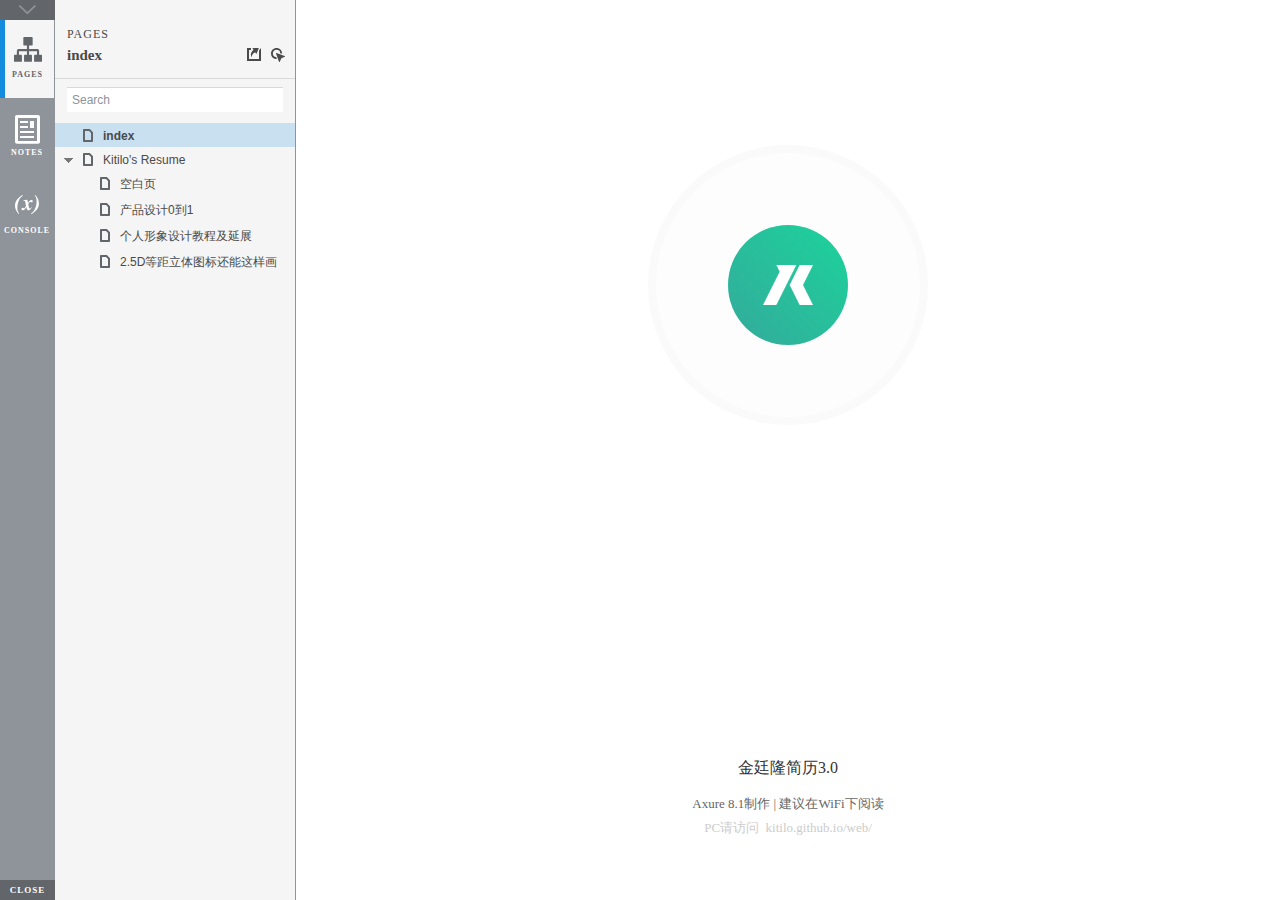
<file: start.html>
<!DOCTYPE html>
<html xmlns="http://www.w3.org/1999/xhtml" xml:lang="en" lang="en">
<head>
    <title>Untitled Document</title>
    <meta http-equiv="X-UA-Compatible" content="IE=edge"/>
    <meta http-equiv="content-type" content="text/html; charset=utf-8" />
    <meta name="viewport" content="width=device-width, initial-scale=1.0" />
    <meta name="apple-mobile-web-app-capable" content="yes" />
    <link type="text/css" href="resources/css/reset.css" rel="Stylesheet" />
    <link type="text/css" href="resources/css/default.css" rel="Stylesheet" />
    <!--<link href='https://fonts.googleapis.com/css?family=Nunito:300' rel='stylesheet' type='text/css'>-->

    <script type="text/javascript">
        if (location.href.toString().indexOf('file://localhost/') == 0) {
            location.href = location.href.toString().replace('file://localhost/', 'file:///');
        }
    </script>

    <!-- 8.0.0.3377 -->
<script src="resources/scripts/jquery-1.7.1.min.js"></script>
<script src="resources/scripts/startPre.js"></script>
<script src="data/document.js"></script>

    <style type="text/css">

#outerContainer {
	width:1000px;
	height:1500px;
}

.vsplitbar {
    width: 3px;
    /*background: #B9B9B9;*/
    border-right: 1px solid #8f949a;
}

.vsplitbar:hover, .vsplitbar.active {
    background: #8f949a;
}

#rightPanel {
    background-color: White;
}

/*#leftPanel {
    min-width: 120px;
}*/

.splitterMask {
   position:absolute;
   top: 0;
   left: 0;
   width: 100%;
   height: 100%;
   overflow: hidden;
   background-image: url(resources/images/transparent.gif);
   z-index: 20000;
}

    </style>
    <script type="text/javascript" language="JavaScript"><!--
        var SITEMAP_COLLAPSE_VAR_NAME = 'c';
        var PLUGIN_VAR_NAME = 'g';
        var FOOTNOTES_VAR_NAME = 'fn';
        var ADAPTIVE_VIEW_VAR_NAME = 'view';
        var lastLeftPanelWidth = 295;
        var toolBarOnly = true;

        // isolate scope
        (function() {
            setUpController();
            
            var configuration = $axure.document.configuration;
            var _settings = {};
            _settings.projectId = configuration.prototypeId;
            _settings.isAxshare = configuration.isAxshare;
            _settings.loadFeedbackPlugin = configuration.loadFeedbackPlugin;
            var cHash = getHashStringVar(SITEMAP_COLLAPSE_VAR_NAME);
            _settings.startCollapsed = cHash == "1";
            if(cHash == "2") closePlayer();
            var gHash = getHashStringVar(PLUGIN_VAR_NAME);
            if(gHash == "") gHash = 1;
            _settings.startPluginGid = gHash;

            $axure.player.settings = _settings;

            $(window).bind('load', function() {
                if(CHROME_5_LOCAL && !$('body').attr('pluginDetected')) {
                    window.location = 'resources/chrome/chrome.html';
                }
            });

            $(document).ready(function() {
                $axure.page.bind('load.start', mainFrame_onload);
                $axure.messageCenter.addMessageListener(messageCenter_message);

                $(document).on('pluginShown', function (event, data) {
                    setVarInCurrentUrlHash('g', data ? data : '');
                });

                $(document).on('pluginCreated', function(event, data) {
                    if($axure.player.settings.startPluginGid == data) {
                        $axure.player.showPlugin(data);
                    }
                });

                if($axure.player.settings.loadFeedbackPlugin) {
                    if($axure.player.settings.isAxshare) {
                        $axure.utils.loadJS('/Scripts/plugins/feedback/feedback8.js');
                    } else {
                        $axure.utils.loadJS('http://share.axure.com/Scripts/plugins/feedback/feedback8.js');
                    }
                }

                if(navigator.userAgent.indexOf("MSIE") >= 0) $('#outerContainer').width('100%');
                initialize();
                if($axure.player.settings.startCollapsed) $('#outerContainer').splitter({ sizeLeft: 0 });
                else $('#outerContainer').splitter({ sizeLeft: lastLeftPanelWidth });
                $('#leftPanel').width(lastLeftPanelWidth);
                
                $(window).resize(function() { resizeContent(); });

                $('#maximizePanelContainer').hide();

                initializeLogo();

                $(window).resize();
                resizeContent();
                
                $axure.player.collapseToBar();

                if($axure.player.settings.startCollapsed) {
                    collapse();
                    $('#leftPanel').width(0);
                }

                if(MOBILE_DEVICE) {
                    $('#interfaceControlFrameMinimizeContainer').height('45px');
                    $('#interfaceControlFrameMinimizeContainer a').height('45px');
                    $('#interfaceControlFrameHeaderContainer').css('margin-top','45px');
                    $('#interfaceControlFrameCloseContainer a').css('padding','10px 0px');
                    $('#maximizePanelContainer').height('45px');//.css('top','inherit').css('bottom','0px');

                    $('body').removeClass('hashover');

                    if(IOS) {
                        $('#rightPanel').css('overflow', 'auto').css('-webkit-overflow-scrolling', 'touch').css('-ms-overflow-x', 'hidden');

                        window.addEventListener("orientationchange", function() {
                            var viewport = document.querySelector("meta[name=viewport]");
                            //so iOS doesn't zoom when switching back to portrait
                            viewport.setAttribute('content', 'width=device-width, initial-scale=1.0, maximum-scale=1.0');
                            viewport.setAttribute('content', 'width=device-width, initial-scale=1.0');
                            resizeContent();
                        }, false);

                        $axure.page.bind('load.start', function() {
                            resizeContent();
                        });
                    }
                }

            });

            function initialize() {
                var legacyQString = getQueryString("Page");
                if (legacyQString.length > 0) {
                    location.href = location.href.substring(0, location.href.indexOf("?")) + "#p=" + legacyQString;
                    return;
                }

                var mainFrame = document.getElementById("mainFrame");
                //if it's local file on safari, test if we can access mainframe after its loaded
                if(SAFARI && document.location.href.indexOf('file://') >= 0) {
                    $(mainFrame).load(function () {
                        var canAccess;
                        try {
                            var mainFrameWindow = mainFrame.contentWindow || mainFrame.contentDocument;
                            mainFrameWindow['safari_file_CORS'] = 'Y';
                            canAccess = mainFrameWindow['safari_file_CORS'] === 'Y';
                        } catch(err) {
                            canAccess = false;
                        }

                        if(!canAccess) window.location = 'resources/chrome/safari.html';
                    });
                }

                mainFrame.contentWindow.location.href = getInitialUrl();
            }

            function initializeLogo() {
                if($axure.document.configuration.logoImagePath) {
                    var image = new Image();
                    image.onload = function() {
                        $('#logoImage').css('max-width', this.width + 'px');
                        $axure.player.resizeContent();
                    };
                    image.src = $axure.document.configuration.logoImagePath;
                
                    $('#interfaceControlFrameLogoImageContainer').html('<img id="logoImage" src="" />');
                    $('#logoImage').attr('src', $axure.document.configuration.logoImagePath).load(function() { resizeContent(); });
                } else $('#interfaceControlFrameLogoImageContainer').hide();

                if ($axure.document.configuration.logoImageCaption) {
                    $('#interfaceControlFrameLogoCaptionContainer').html($axure.document.configuration.logoImageCaption);
                } else $('#interfaceControlFrameLogoCaptionContainer').hide();

                if(!$('#interfaceControlFrameLogoImageContainer').is(':visible') && !$('#interfaceControlFrameLogoCaptionContainer').is(':visible')) {
                    $('#interfaceControlFrameLogoContainer').hide();
                }
            }

            var resizeContent = $axure.player.resizeContent = function() {
                var newHeight = $(window).height();
                var newWidth = $(window).width();

                var controlContainerHeight = newHeight;// - 30;
                if($('#interfaceControlFrameLogoContainer').is(':visible')) controlContainerHeight -= $('#interfaceControlFrameLogoContainer').outerHeight();// + 16;

                $('#outerContainer').height(newHeight).width(newWidth);
                $('.vsplitbar').height(newHeight);
                $('#leftPanel').height(newHeight);
                $('#interfaceControlFrame').height(newHeight);
                $('#interfaceControlFrameContainer').height(newHeight);
                $('#interfaceControlFrameHostContainer').height(controlContainerHeight);

                $('#rightPanel').height(newHeight);
                $('#mainFrame').height(newHeight);

                if($('#leftPanel').is(':visible')) $('#rightPanel').width($(window).width() - $('#leftPanel').width() - 1);// $('.vsplitbar').width());
                else $('#rightPanel').width($(window).width());

                $(document).trigger('ContainerHeightChange',[controlContainerHeight]);

                if(MOBILE_DEVICE) {
                    if(!(getHashStringVar(ADAPTIVE_VIEW_VAR_NAME).length > 0)) $axure.messageCenter.postMessage('setAdaptiveViewForSize', {'width':newWidth, 'height':$('#rightPanel').height()});
                }
            }

            var collapseToBar = $axure.player.collapseToBar = function() {
                lastLeftPanelWidth = $('#leftPanel').width();
                $('#leftPanel').width('55px');
                $('.vsplitbar').hide();
                $('#rightPanel').width($(window).width() - $('#leftPanel').width());
                $(window).resize();
                $('#outerContainer').trigger('resize');
                toolBarOnly = true;
            }

            var expandFromBar = $axure.player.expandFromBar = function() {
                if($('.vsplitbar').is(':visible')) return;

                $('#leftPanel').width(lastLeftPanelWidth);
                $('.vsplitbar').show();
                $('#rightPanel').width($(window).width() - $('#leftPanel').width() - 1);// $('.vsplitbar').width());
                $(window).resize();
                $('#outerContainer').trigger('resize');
                toolBarOnly = false;
            }

        })();

        function messageCenter_message(message, data) {
            if(message == 'expandFrame') expand();
            else if(message == 'getCollapseFrameOnLoad' && $axure.player.settings.startCollapsed && !MOBILE_DEVICE) $axure.messageCenter.postMessage('collapseFrameOnLoad');
        }

        
        function getInitialUrl() {
            var pageName = getHashStringVar("p");
            if(pageName.length > 0) return pageName + ".html";
            else {
                var url = getFirstPageUrl($axure.document.sitemap.rootNodes);
                return (url ? url : "about:blank");
            }
        }

        function getFirstPageUrl(nodes) {
            for (var i = 0; i < nodes.length; i++) {
                var node = nodes[i];
                if (node.url) return node.url;
                else {
                    var hasChildren = (node.children && node.children.length > 0);
                    if (hasChildren) {
                        var url = getFirstPageUrl(node.children);
                        if (url) return url;
                    }
                }
            }
            return null;
        }

        function closePlayer() {
            if($axure.page.location) window.location.href = $axure.page.location;
            else {
                var pageFile = getInitialUrl();
                var currentLocation = window.location.toString();
                window.location.href = currentLocation.substr(0, currentLocation.lastIndexOf("/") + 1) + pageFile;
            }
        }

        function replaceHash(newHash) {
            var currentLocWithoutHash = window.location.toString().split('#')[0];

            //We use replace so that every hash change doesn't get appended to the history stack.
            //We use replaceState in browsers that support it, else replace the location
            if(typeof window.history.replaceState != 'undefined') {
                try {
                    //Chrome 45 (Version 45.0.2454.85 m) started throwing an error here when generated locally (this only happens with sitemap open) which broke all interactions.
                    //try catch breaks the url adjusting nicely when the sitemap is open, but all interactions and forward and back buttons work.
                    //Uncaught SecurityError: Failed to execute 'replaceState' on 'History': A history state object with URL 'file:///C:/Users/Ian/Documents/Axure/HTML/Untitled/start.html#p=home' cannot be created in a document with origin 'null'.
                    window.history.replaceState(null, null, currentLocWithoutHash + newHash);
                } catch(ex) {}
            } else {
                window.location.replace(currentLocWithoutHash + newHash);
            }
        }

        function collapse() {
            setVarInCurrentUrlHash('c', 1);
            if(!toolBarOnly) lastLeftPanelWidth = $('#leftPanel').width();

            $('#maximizePanelContainer').show();
            $('#leftPanel').hide();
            $('.vsplitbar').hide();
            $('#rightPanel').width($(window).width());
            $(window).resize();
            $('#outerContainer').trigger('resize');

            $(document).trigger('sidebarCollapse');

            if(MOBILE_DEVICE) {
                $('#maximizePanelContainer').animate({
                    top:$('#rightPanel').height() - $('#maximizePanelContainer').height()
                }, 300, 'swing', function() {
                    $('#maximizePanelContainer').css('top', 'inherit').css('bottom', '0px');
                });
            }
        }

        function expand() {
            if(MOBILE_DEVICE) {
                $('#maximizePanelContainer').css('top', '0px').css('bottom', 'inherit');
            }

            deleteVarFromCurrentUrlHash('c');
            $('#maximizePanelContainer').hide();
            $('#leftPanel').width(lastLeftPanelWidth);
            $('#leftPanel').show();
            if(!toolBarOnly) {
                $('.vsplitbar').show();
                $('#rightPanel').width($(window).width() - $('#leftPanel').width() - 1);
            } else {
                $axure.player.collapseToBar();
            }
            $(window).resize();
            $('#outerContainer').trigger('resize');

            $(document).trigger('sidebarExpanded');
        }


        function mainFrame_onload() {
            if($axure.page.pageName) document.title = $axure.page.pageName;
        }

        function getQueryString(query) {
            var qstring = self.location.href.split("?");
            if(qstring.length < 2) return "";
            return GetParameter(qstring, query);
        }
        
        function GetParameter(qstring, query) {
            var prms = qstring[1].split("&");
            var frmelements = new Array();
            var currprmeter, querystr = "";

            for(var i = 0; i < prms.length; i++) {
                currprmeter = prms[i].split("=");
                frmelements[i] = new Array();
                frmelements[i][0] = currprmeter[0];
                frmelements[i][1] = currprmeter[1];
            }

            for(j = 0; j < frmelements.length; j++) {
                if(frmelements[j][0].toLowerCase() == query.toLowerCase()) {
                    querystr = frmelements[j][1];
                    break;
                }
            }
            return querystr;
        }
        
        function getHashStringVar(query) {
            var qstring = self.location.href.split("#");
            if(qstring.length < 2) return "";
            return GetParameter(qstring, query);
        }

        function setHashStringVar(currentHash, varName, varVal) {
            var varWithEqual = varName + '=';
            var poundVarWithEqual = varVal === '' ? '' :  '#' + varName + '=' + varVal;
            var ampVarWithEqual = varVal === '' ? '' :  '&' + varName + '=' + varVal;
            var hashToSet = '';

            var pageIndex = currentHash.indexOf('#' + varWithEqual);
            if(pageIndex == -1) pageIndex = currentHash.indexOf('&' + varWithEqual);
            if(pageIndex != -1) {
                var newHash = currentHash.substring(0, pageIndex);

                newHash = newHash == '' ? poundVarWithEqual : newHash + ampVarWithEqual;

                var ampIndex = currentHash.indexOf('&', pageIndex + 1);
                if(ampIndex != -1) {
                    newHash = newHash == '' ? '#' + currentHash.substring(ampIndex + 1) : newHash + currentHash.substring(ampIndex);
                }
                hashToSet = newHash;
            } else if(currentHash.indexOf('#') != -1) {
                hashToSet = currentHash + ampVarWithEqual;
            } else {
                hashToSet = poundVarWithEqual;
            }

            if(hashToSet != '' || varVal == '') {
                return hashToSet;
            }

            return null;
        }

        function setVarInCurrentUrlHash(varName, varVal) {
            var newHash = setHashStringVar(window.location.hash, varName, varVal);

            if(newHash != null) {
                replaceHash(newHash);
            }
        }

        function deleteHashStringVar(currentHash, varName) {
            var varWithEqual = varName + '=';

            var pageIndex = currentHash.indexOf('#' + varWithEqual);
            if(pageIndex == -1) pageIndex = currentHash.indexOf('&' + varWithEqual);
            if(pageIndex != -1) {
                var newHash = currentHash.substring(0, pageIndex);

                var ampIndex = currentHash.indexOf('&', pageIndex + 1);

                //IF begin of string....if none blank, ELSE # instead of & and rest
                //IF in string....prefix + if none blank, ELSE &-rest
                if(newHash == '') { //beginning of string
                    newHash = ampIndex != -1 ? '#' + currentHash.substring(ampIndex + 1) : '';
                } else { //somewhere in the middle
                    newHash = newHash + (ampIndex != -1 ? currentHash.substring(ampIndex) : '');
                }

                return newHash;
            }

            return null;
        }

        function deleteVarFromCurrentUrlHash(varName) {
            var newHash = deleteHashStringVar(window.location.hash, varName);

            if(newHash != null) {
                replaceHash(newHash);
            }
        }
    --></script>
    
    <link type="text/css" rel="Stylesheet" href="plugins/sitemap/styles/sitemap.css" />
    <link type="text/css" rel="Stylesheet" href="plugins/page_notes/styles/page_notes.css" />
    <link type="text/css" rel="Stylesheet" href="plugins/debug/styles/debug.css" />
    <script src="resources/scripts/startPost.js"></script>


    <!--<link type="text/css" rel="Stylesheet" href="plugins/recordplay/styles/recordplay.css" />
    <script type="text/javascript" src="plugins/recordplay/recordplay.js"></script>-->
    

</head>
<body scroll="no" class="hashover">
    <div id="outerContainer">

        <div id="leftPanel">
            <div id="interfaceControlFrame">
                <div id="interfaceControlFrameMinimizeContainer">
                    <a title="Collapse" id="interfaceControlFrameMinimizeButton" onclick="collapse();">&nbsp;</a>
                </div>
                <div id="interfaceControlFrameHeaderContainer">
                    <ul id="interfaceControlFrameHeader"></ul>
                </div>
                <div id="interfaceControlFrameContainer">
                    <div id="interfaceControlFrameLogoContainer">
                        <div id="interfaceControlFrameLogoImageContainer"></div>
                        <div id="interfaceControlFrameLogoCaptionContainer"></div>
                    </div>
                    <div id="interfaceControlFrameHostContainer">
                    </div>
                </div>
                <div id="interfaceControlFrameCloseContainer">
                    <a title="Close" id="interfaceControlFrameCloseButton" onclick="closePlayer();">CLOSE</a>
                </div>
            </div>
        </div>
        <div id="rightPanel">
            <iframe id="mainFrame" name="mainFrame" width="100%" height="100%" src="" frameborder="0" style="display: block;" webkitallowfullscreen mozallowfullscreen allowfullscreen></iframe>
        </div>

    </div>

    <div id="maximizePanelContainer">
        <iframe id="expandFrame" src="resources/expand.html" width="100%" height="100%" scrolling="no" allowtransparency="true" frameborder="0"></iframe>
    </div>

</body>
</html>
</file>
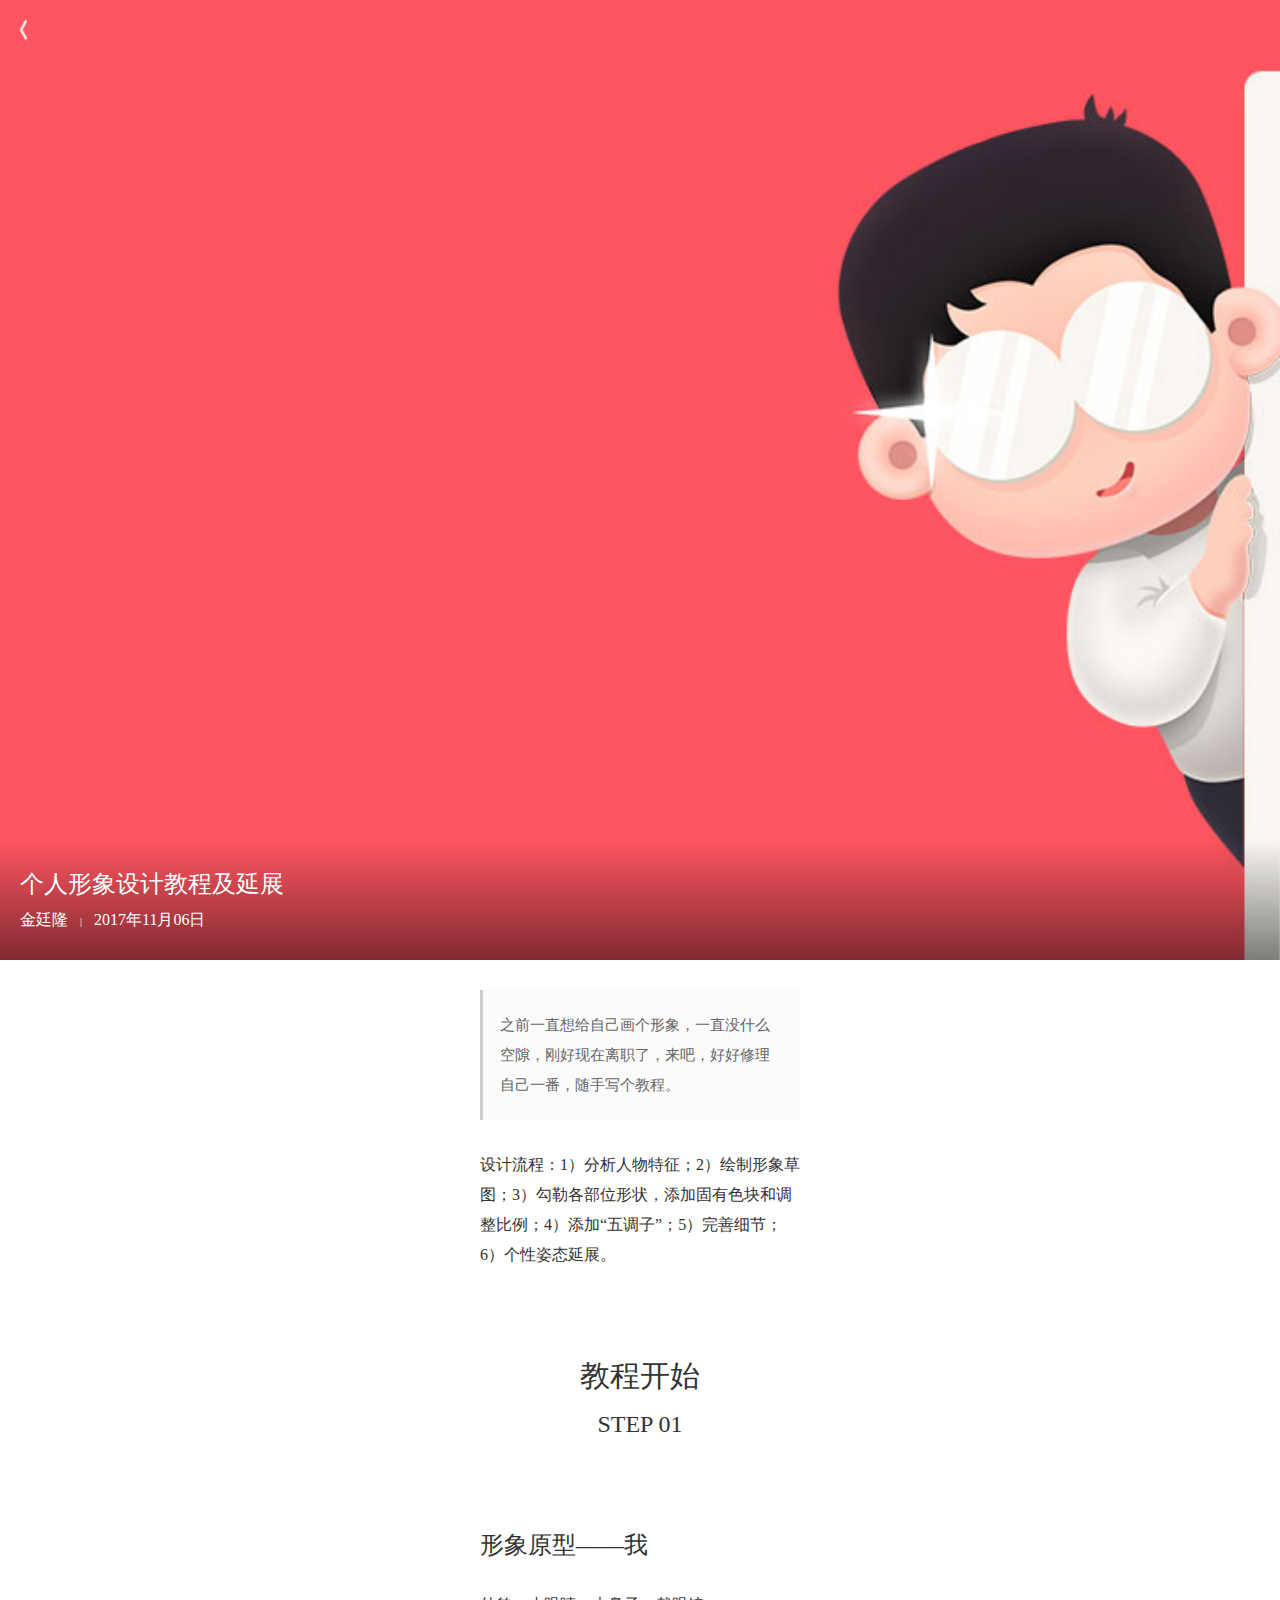
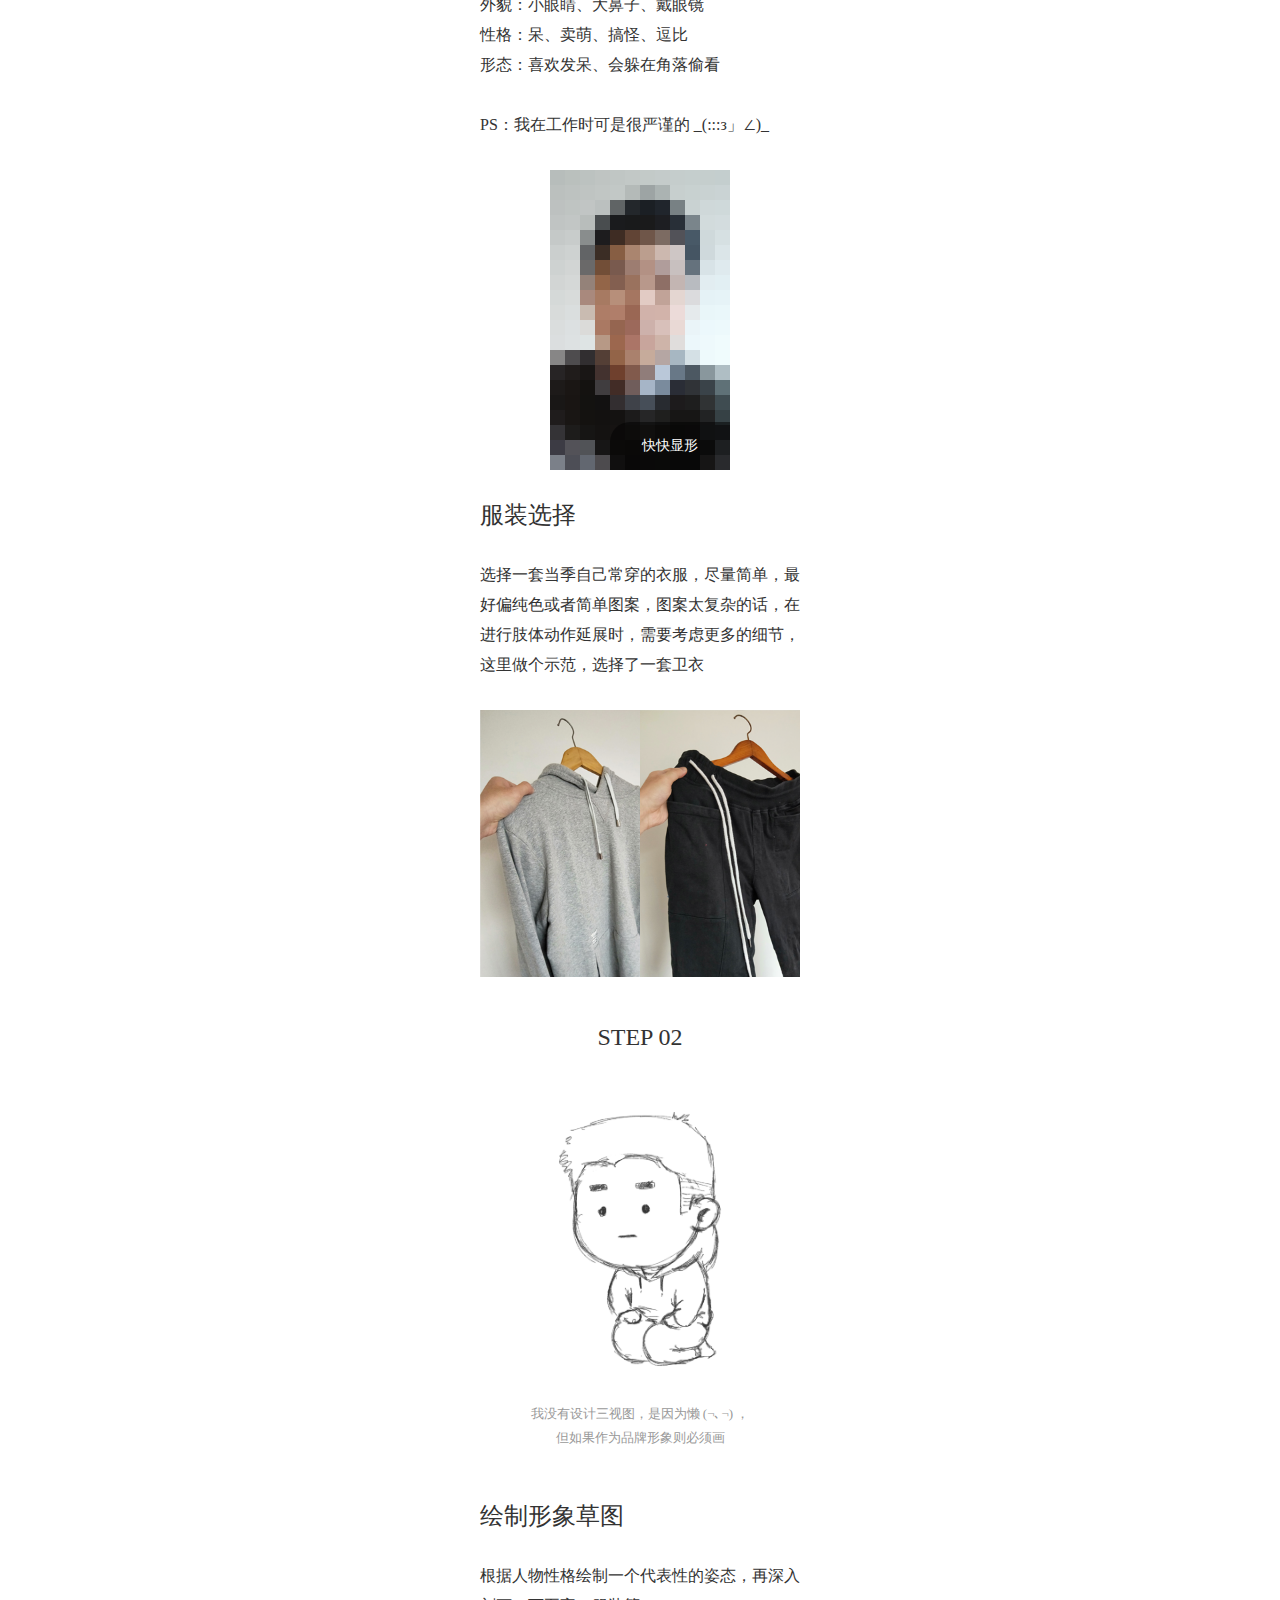
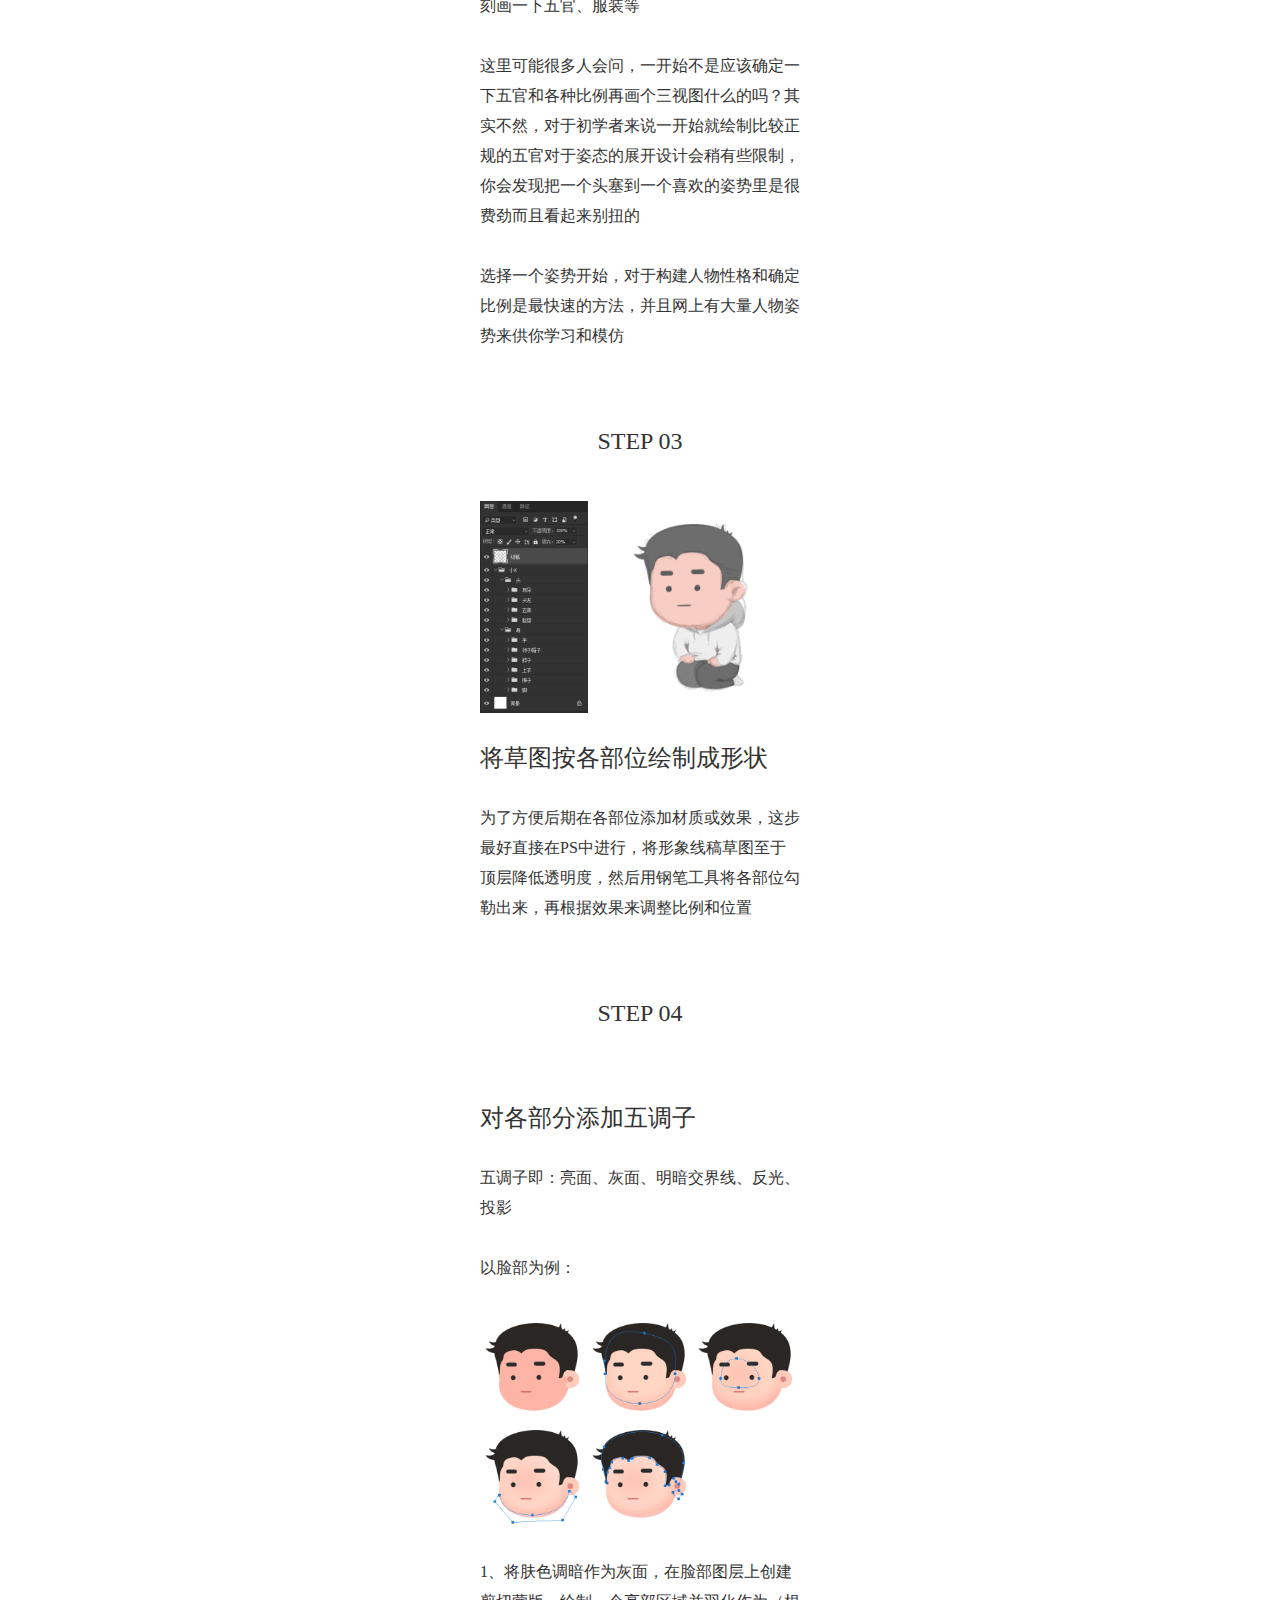
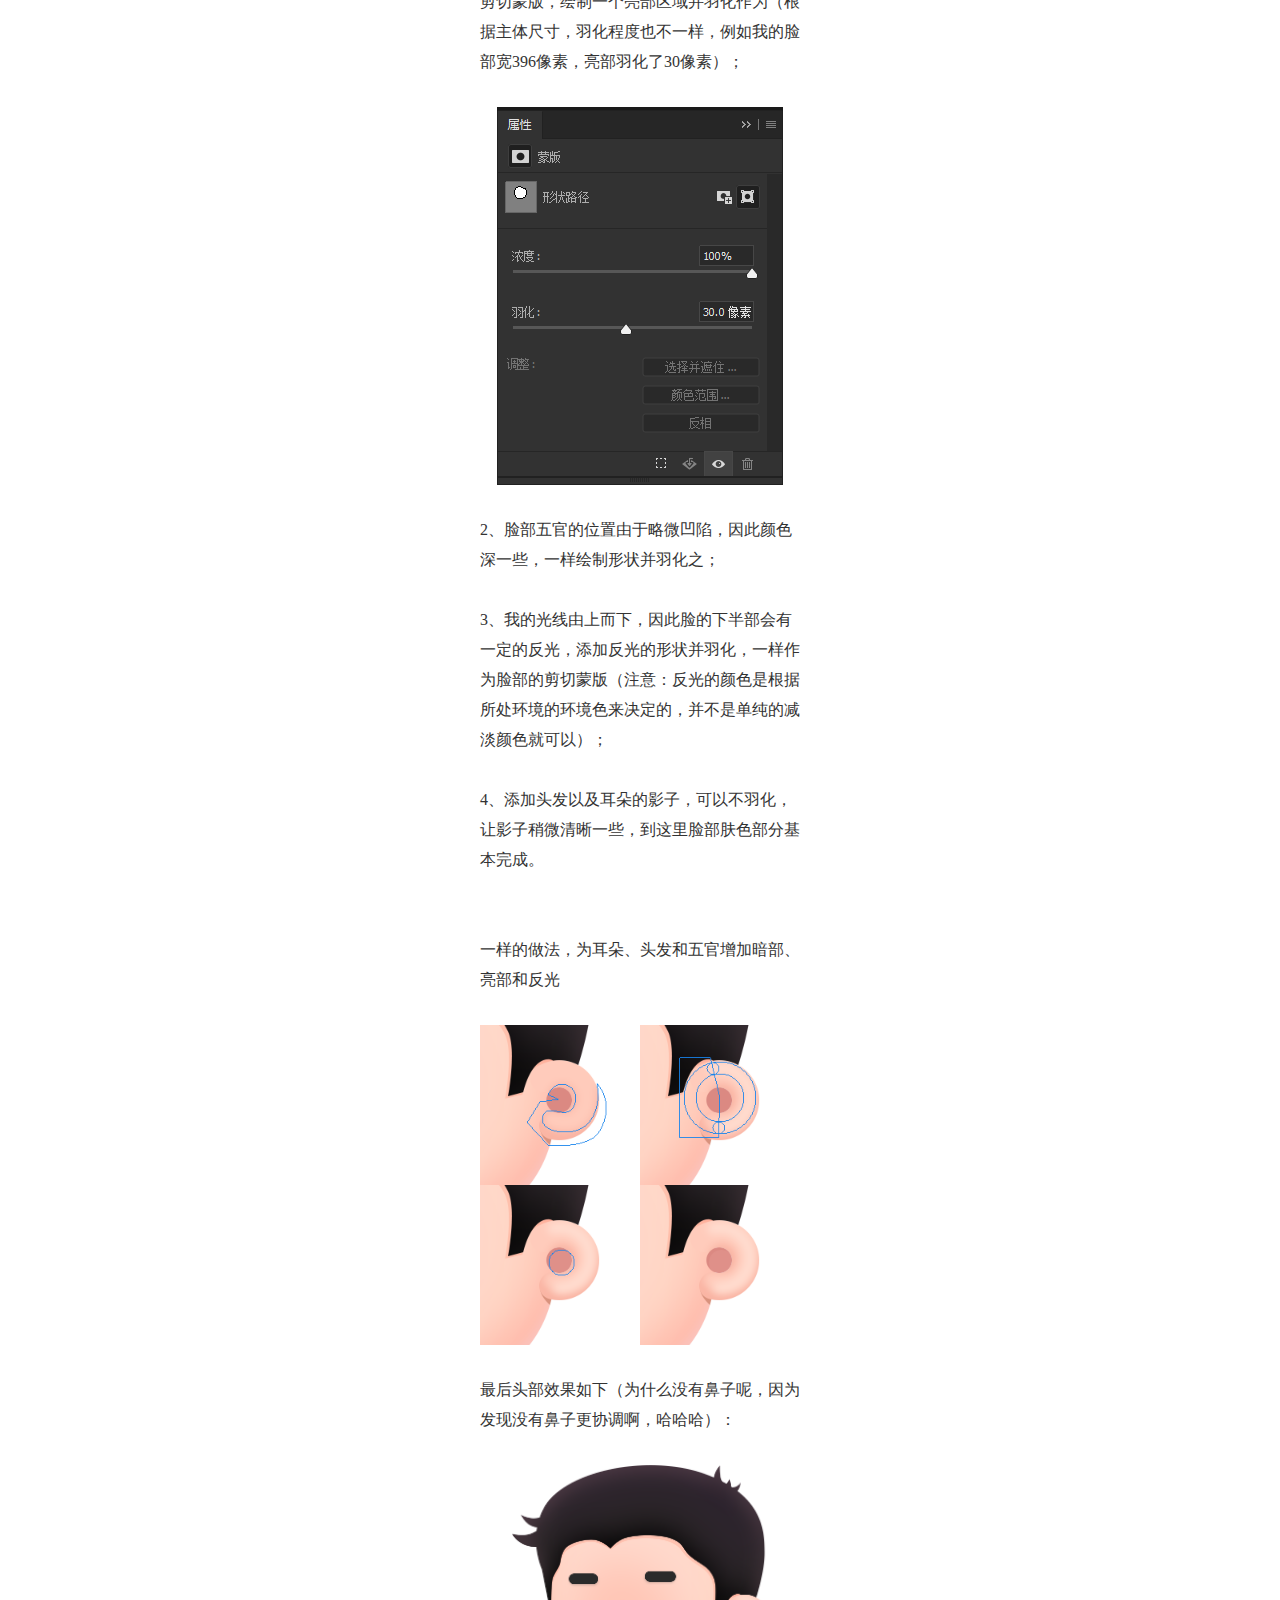
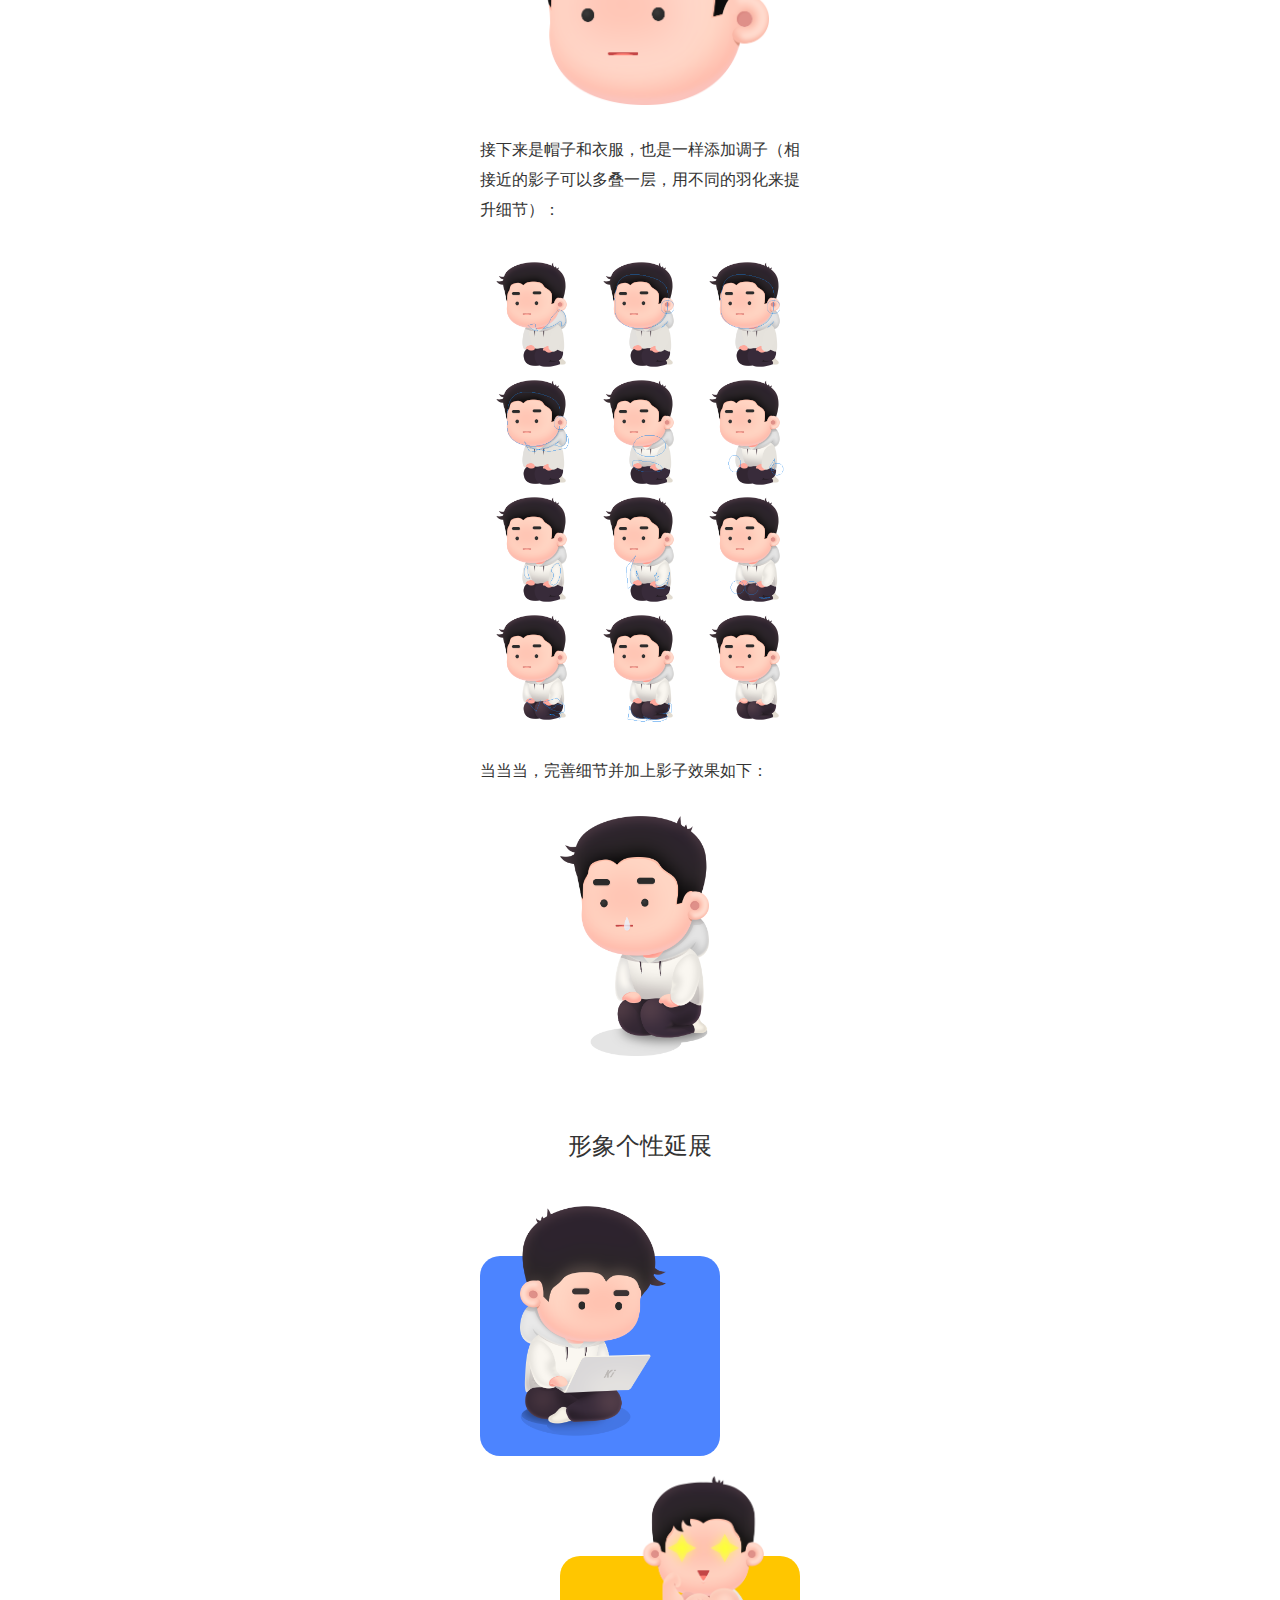
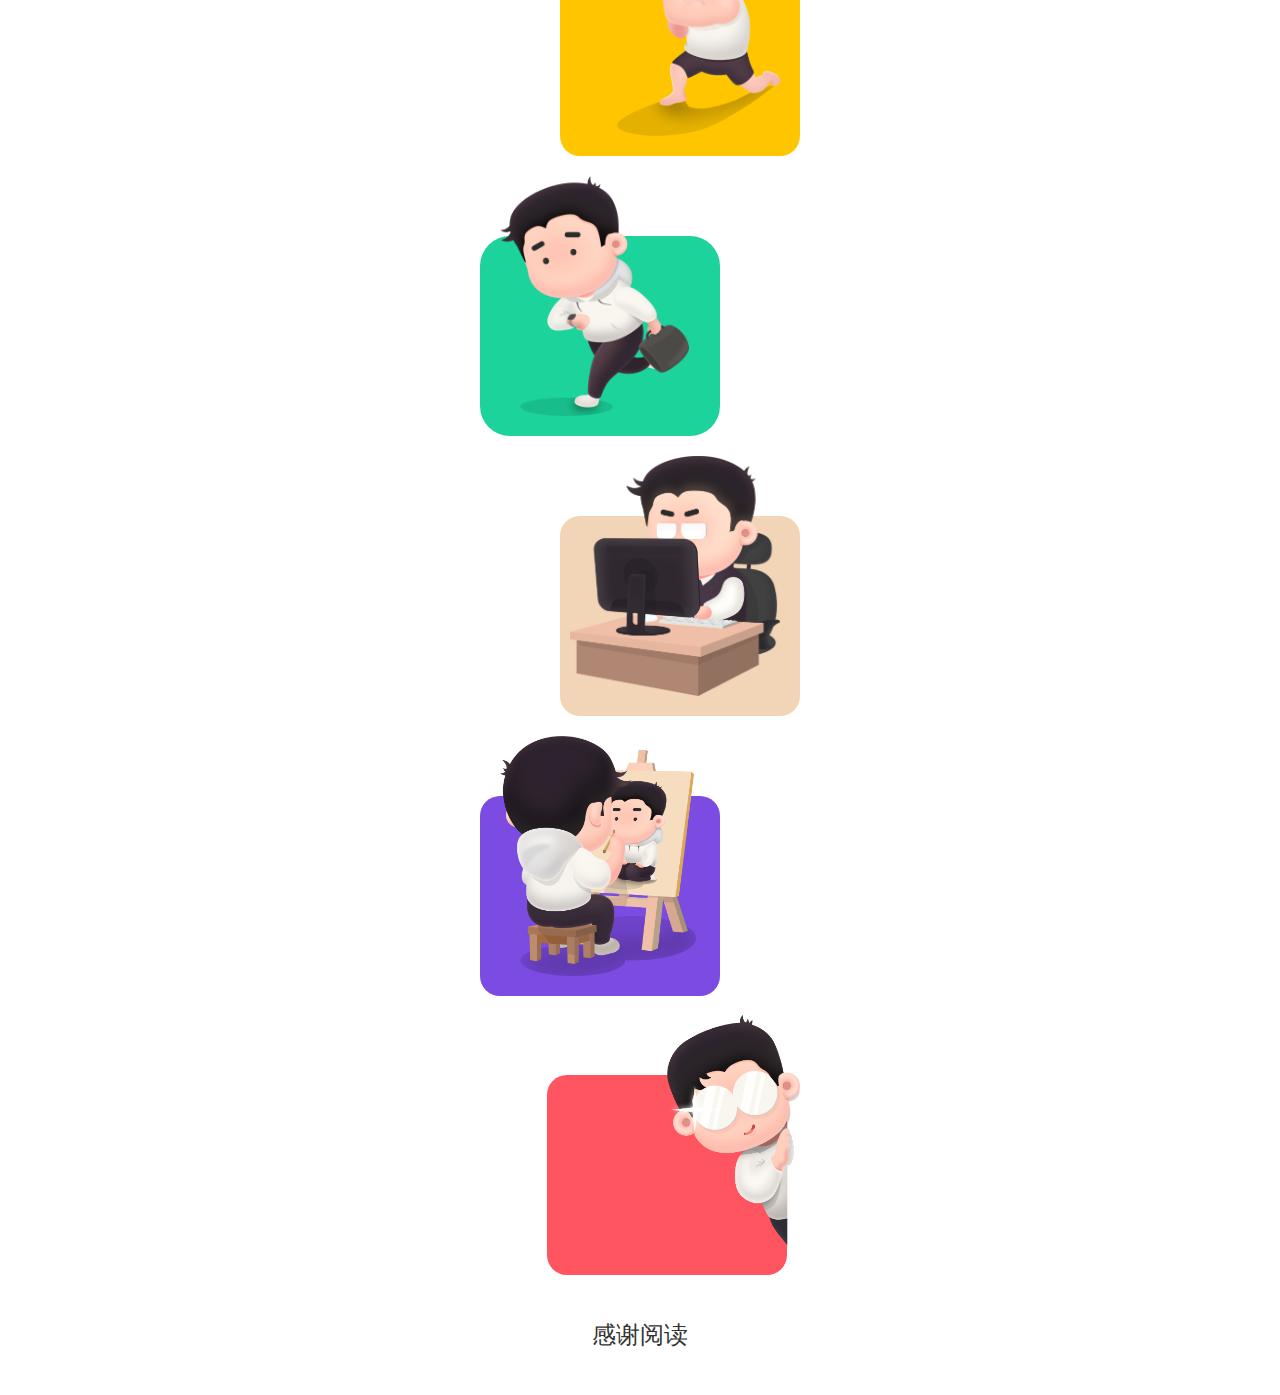
<file: 个人形象设计教程及延展.html>
﻿<!DOCTYPE html>
<html>
  <head>
    <title>个人形象设计教程及延展</title>
    <meta http-equiv="X-UA-Compatible" content="IE=edge"/>
    <meta http-equiv="content-type" content="text/html; charset=utf-8"/>
    <meta name="viewport" content="width=device-width, initial-scale=1.0, user-scalable=no"/>
    <meta name="apple-mobile-web-app-capable" content="yes"/>
    <link href="resources/css/jquery-ui-themes.css" type="text/css" rel="stylesheet"/>
    <link href="resources/css/axure_rp_page.css" type="text/css" rel="stylesheet"/>
    <link href="data/styles.css" type="text/css" rel="stylesheet"/>
    <link href="files/个人形象设计教程及延展/styles.css" type="text/css" rel="stylesheet"/>
    <script src="resources/scripts/jquery-1.7.1.min.js"></script>
    <script src="resources/scripts/jquery-ui-1.8.10.custom.min.js"></script>
    <script src="resources/scripts/prototypePre.js"></script>
    <script src="data/document.js"></script>
    <script src="resources/scripts/prototypePost.js"></script>
    <script src="files/个人形象设计教程及延展/data.js"></script>
    <script type="text/javascript">
      $axure.utils.getTransparentGifPath = function() { return 'resources/images/transparent.gif'; };
      $axure.utils.getOtherPath = function() { return 'resources/Other.html'; };
      $axure.utils.getReloadPath = function() { return 'resources/reload.html'; };
    </script>
  </head>
  <body>
    <div id="base" class="">

      <!-- 内容区域 (动态面板) -->
      <div id="u163" class="ax_default" data-label="内容区域">
        <div id="u163_state0" class="panel_state" data-label="State1" style="">
          <div id="u163_state0_content" class="panel_state_content">

            <!-- Unnamed (组 合) -->
            <div id="u164" class="ax_default" data-left="0" data-top="30" data-width="320" data-height="3737">

              <!-- Unnamed (矩形) -->
              <div id="u165" class="ax_default box_2">
                <div id="u165_div" class=""></div>
                <div id="u165_text" class="text ">
                  <p><span>设计流程：1）分析人物特征；2）绘制形象草图；3）勾勒各部位形状，添加固有色块和调整比例；4）添加“五调子”；5）完善细节；6）个性姿态延展。</span></p>
                </div>
              </div>

              <!-- Unnamed (矩形) -->
              <div id="u166" class="ax_default box_2">
                <div id="u166_div" class=""></div>
                <div id="u166_text" class="text ">
                  <p><span>之前一直想给自己画个形象，一直没什么空隙，刚好现在离职了，来吧，好好修理自己一番，随手写个教程。</span></p>
                </div>
              </div>

              <!-- Unnamed (组 合) -->
              <div id="u167" class="ax_default" data-left="0" data-top="1737" data-width="320" data-height="374">

                <!-- Unnamed (矩形) -->
                <div id="u168" class="ax_default box_2">
                  <div id="u168_div" class=""></div>
                  <div id="u168_text" class="text ">
                    <p><span>我没有设计三视图，是因为懒 (¬､¬) ，</span></p><p><span>但如果作为品牌形象则必须画</span></p>
                  </div>
                </div>

                <!-- Unnamed (图片) -->
                <div id="u169" class="ax_default _图片">
                  <img id="u169_img" class="img " src="images/个人形象设计教程及延展/u169.png"/>
                </div>
              </div>

              <!-- 自拍照 (动态面板) -->
              <div id="u170" class="ax_default" data-label="自拍照">
                <div id="u170_state0" class="panel_state" data-label="State1" style="">
                  <div id="u170_state0_content" class="panel_state_content">

                    <!-- Unnamed (图片) -->
                    <div id="u171" class="ax_default _图片">
                      <img id="u171_img" class="img " src="images/个人形象设计教程及延展/u171.png"/>
                    </div>

                    <!-- Unnamed (矩形) -->
                    <div id="u172" class="ax_default box_2">
                      <div id="u172_div" class=""></div>
                      <div id="u172_text" class="text ">
                        <p><span>快快显形</span></p>
                      </div>
                    </div>
                  </div>
                </div>
                <div id="u170_state1" class="panel_state" data-label="State2" style="visibility: hidden;">
                  <div id="u170_state1_content" class="panel_state_content">

                    <!-- Unnamed (图片) -->
                    <div id="u173" class="ax_default _图片">
                      <img id="u173_img" class="img " src="images/个人形象设计教程及延展/u173.png"/>
                    </div>

                    <!-- Unnamed (矩形) -->
                    <div id="u174" class="ax_default box_2">
                      <div id="u174_div" class=""></div>
                      <div id="u174_text" class="text ">
                        <p><span>太丑了，快盖上</span></p>
                      </div>
                    </div>
                  </div>
                </div>
              </div>

              <!-- Unnamed (矩形) -->
              <div id="u175" class="ax_default box_2">
                <div id="u175_div" class=""></div>
                <div id="u175_text" class="text ">
                  <p style="font-size:24px;"><span>形象原型——我</span></p><p style="font-size:16px;"><span><br></span></p><p style="font-size:16px;"><span>外貌：小眼睛、大鼻子、戴眼镜</span></p><p style="font-size:16px;"><span>性格：呆、卖萌、搞怪、逗比</span></p><p style="font-size:16px;"><span>形态：喜欢发呆、会躲在角落偷看</span></p><p style="font-size:16px;"><span><br></span></p><p style="font-size:16px;"><span>PS：我在工作时可是很严谨的 _(:::з」∠)_</span></p>
                </div>
              </div>

              <!-- Unnamed (组 合) -->
              <div id="u176" class="ax_default" data-left="0" data-top="1350" data-width="320" data-height="267">

                <!-- Unnamed (组 合) -->
                <div id="u177" class="ax_default" data-left="0" data-top="1350" data-width="320" data-height="267">

                  <!-- Unnamed (图片) -->
                  <div id="u178" class="ax_default _图片">
                    <img id="u178_img" class="img " src="images/个人形象设计教程及延展/u178.png"/>
                  </div>

                  <!-- Unnamed (图片) -->
                  <div id="u179" class="ax_default _图片">
                    <img id="u179_img" class="img " src="images/个人形象设计教程及延展/u179.png"/>
                  </div>
                </div>
              </div>

              <!-- Unnamed (矩形) -->
              <div id="u180" class="ax_default box_2">
                <div id="u180_div" class=""></div>
                <div id="u180_text" class="text ">
                  <p style="font-size:24px;"><span>服装选择</span></p><p style="font-size:16px;"><span><br></span></p><p style="font-size:16px;"><span>选择一套当季自己常穿的衣服，尽量简单，最好偏纯色或者简单图案，图案太复杂的话，在进行肢体动作延展时，需要考虑更多的细节，这里做个示范，选择了一套卫衣</span></p>
                </div>
              </div>

              <!-- Unnamed (矩形) -->
              <div id="u181" class="ax_default box_2">
                <div id="u181_div" class=""></div>
                <div id="u181_text" class="text ">
                  <p><span>STEP 02</span></p>
                </div>
              </div>

              <!-- Unnamed (矩形) -->
              <div id="u182" class="ax_default box_2">
                <div id="u182_div" class=""></div>
                <div id="u182_text" class="text ">
                  <p style="font-size:24px;"><span>绘制形象草图</span></p><p style="font-size:16px;"><span><br></span></p><p style="font-size:16px;"><span>根据人物性格绘制一个代表性的姿态，再深入刻画一下五官、服装等</span></p><p style="font-size:16px;"><span><br></span></p><p style="font-size:16px;"><span>这里可能很多人会问，一开始不是应该确定一下五官和各种比例再画个三视图什么的吗？其实不然，对于初学者来说一开始就绘制比较正规的五官对于姿态的展开设计会稍有些限制，你会发现把一个头塞到一个喜欢的姿势里是很费劲而且看起来别扭的</span></p><p style="font-size:16px;"><span><br></span></p><p style="font-size:16px;"><span>选择一个姿势开始，对于构建人物性格和确定比例是最快速的方法，并且网上有大量人物姿势来供你学习和模仿</span></p>
                </div>
              </div>

              <!-- Unnamed (矩形) -->
              <div id="u183" class="ax_default box_2">
                <div id="u183_div" class=""></div>
                <div id="u183_text" class="text ">
                  <p style="font-size:30px;"><span>教程开始</span></p><p style="font-size:24px;"><span>STEP 01</span></p>
                </div>
              </div>

              <!-- Unnamed (矩形) -->
              <div id="u184" class="ax_default box_2">
                <div id="u184_div" class=""></div>
                <div id="u184_text" class="text ">
                  <p><span>STEP 03</span></p>
                </div>
              </div>

              <!-- Unnamed (组 合) -->
              <div id="u185" class="ax_default" data-left="0" data-top="2741" data-width="320" data-height="212">

                <!-- Unnamed (图片) -->
                <div id="u186" class="ax_default _图片">
                  <img id="u186_img" class="img " src="images/个人形象设计教程及延展/u186.png"/>
                </div>

                <!-- Unnamed (图片) -->
                <div id="u187" class="ax_default _图片">
                  <img id="u187_img" class="img " src="images/个人形象设计教程及延展/u187.png"/>
                </div>
              </div>

              <!-- Unnamed (矩形) -->
              <div id="u188" class="ax_default box_2">
                <div id="u188_div" class=""></div>
                <div id="u188_text" class="text ">
                  <p style="font-size:24px;"><span>将草图按各部位绘制成形状</span></p><p style="font-size:16px;"><span><br></span></p><p style="font-size:16px;"><span>为了方便后期在各部位添加材质或效果，这步最好直接在PS中进行，将形象线稿草图至于顶层降低透明度，然后用钢笔工具将各部位勾勒出来，再根据效果来调整比例和位置</span></p>
                </div>
              </div>

              <!-- Unnamed (矩形) -->
              <div id="u189" class="ax_default box_2">
                <div id="u189_div" class=""></div>
                <div id="u189_text" class="text ">
                  <p><span>STEP 04</span></p>
                </div>
              </div>

              <!-- Unnamed (矩形) -->
              <div id="u190" class="ax_default box_2">
                <div id="u190_div" class=""></div>
                <div id="u190_text" class="text ">
                  <p style="font-size:24px;"><span>对各部分添加五调子</span></p><p style="font-size:16px;"><span><br></span></p><p style="font-size:16px;"><span>五调子即：亮面、灰面、明暗交界线、反光、投影</span></p><p style="font-size:16px;"><span><br></span></p><p style="font-size:16px;"><span>以脸部为例：</span></p>
                </div>
              </div>

              <!-- Unnamed (组 合) -->
              <div id="u191" class="ax_default" data-left="0" data-top="3553" data-width="320" data-height="214">

                <!-- Unnamed (图片) -->
                <div id="u192" class="ax_default _图片">
                  <img id="u192_img" class="img " src="images/个人形象设计教程及延展/u192.png"/>
                </div>

                <!-- Unnamed (图片) -->
                <div id="u193" class="ax_default _图片">
                  <img id="u193_img" class="img " src="images/个人形象设计教程及延展/u193.png"/>
                </div>

                <!-- Unnamed (图片) -->
                <div id="u194" class="ax_default _图片">
                  <img id="u194_img" class="img " src="images/个人形象设计教程及延展/u194.png"/>
                </div>

                <!-- Unnamed (图片) -->
                <div id="u195" class="ax_default _图片">
                  <img id="u195_img" class="img " src="images/个人形象设计教程及延展/u195.png"/>
                </div>

                <!-- Unnamed (图片) -->
                <div id="u196" class="ax_default _图片">
                  <img id="u196_img" class="img " src="images/个人形象设计教程及延展/u196.png"/>
                </div>
              </div>
            </div>

            <!-- Unnamed (矩形) -->
            <div id="u197" class="ax_default box_2">
              <div id="u197_div" class=""></div>
              <div id="u197_text" class="text ">
                <p><span>1、将肤色调暗作为灰面，在脸部图层上创建剪切蒙版，绘制一个亮部区域并羽化作为（根据主体尺寸，羽化程度也不一样，例如我的脸部宽396像素，亮部羽化了30像素）；</span></p>
              </div>
            </div>

            <!-- Unnamed (图片) -->
            <div id="u198" class="ax_default _图片">
              <img id="u198_img" class="img " src="images/个人形象设计教程及延展/u198.png"/>
            </div>

            <!-- Unnamed (矩形) -->
            <div id="u199" class="ax_default box_2">
              <div id="u199_div" class=""></div>
              <div id="u199_text" class="text ">
                <p><span>2、脸部五官的位置由于略微凹陷，因此颜色深一些，一样绘制形状并羽化之；</span></p><p><span><br></span></p><p><span>3、我的光线由上而下，因此脸的下半部会有一定的反光，添加反光的形状并羽化，一样作为脸部的剪切蒙版（注意：反光的颜色是根据所处环境的环境色来决定的，并不是单纯的减淡颜色就可以）；</span></p><p><span><br></span></p><p><span>4、添加头发以及耳朵的影子，可以不羽化，让影子稍微清晰一些，到这里脸部肤色部分基本完成。</span></p>
              </div>
            </div>

            <!-- Unnamed (矩形) -->
            <div id="u200" class="ax_default box_2">
              <div id="u200_div" class=""></div>
              <div id="u200_text" class="text ">
                <p><span>一样的做法，为耳朵、头发和五官增加暗部、亮部和反光</span></p>
              </div>
            </div>

            <!-- Unnamed (组 合) -->
            <div id="u201" class="ax_default" data-left="0" data-top="4865" data-width="320" data-height="320">

              <!-- Unnamed (图片) -->
              <div id="u202" class="ax_default _图片">
                <img id="u202_img" class="img " src="images/个人形象设计教程及延展/u202.png"/>
              </div>

              <!-- Unnamed (图片) -->
              <div id="u203" class="ax_default _图片">
                <img id="u203_img" class="img " src="images/个人形象设计教程及延展/u203.png"/>
              </div>

              <!-- Unnamed (图片) -->
              <div id="u204" class="ax_default _图片">
                <img id="u204_img" class="img " src="images/个人形象设计教程及延展/u204.png"/>
              </div>

              <!-- Unnamed (图片) -->
              <div id="u205" class="ax_default _图片">
                <img id="u205_img" class="img " src="images/个人形象设计教程及延展/u205.png"/>
              </div>
            </div>

            <!-- Unnamed (图片) -->
            <div id="u206" class="ax_default _图片">
              <img id="u206_img" class="img " src="images/个人形象设计教程及延展/u206.png"/>
            </div>

            <!-- Unnamed (矩形) -->
            <div id="u207" class="ax_default box_2">
              <div id="u207_div" class=""></div>
              <div id="u207_text" class="text ">
                <p><span>最后头部效果如下（为什么没有鼻子呢，因为发现没有鼻子更协调啊，哈哈哈）：</span></p>
              </div>
            </div>

            <!-- Unnamed (矩形) -->
            <div id="u208" class="ax_default box_2">
              <div id="u208_div" class=""></div>
              <div id="u208_text" class="text ">
                <p><span>接下来是帽子和衣服，也是一样添加调子（相接近的影子可以多叠一层，用不同的羽化来提升细节）：</span></p>
              </div>
            </div>

            <!-- Unnamed (组 合) -->
            <div id="u209" class="ax_default" data-left="0" data-top="5695" data-width="320" data-height="471">

              <!-- Unnamed (图片) -->
              <div id="u210" class="ax_default _图片">
                <img id="u210_img" class="img " src="images/个人形象设计教程及延展/u210.png"/>
              </div>

              <!-- Unnamed (图片) -->
              <div id="u211" class="ax_default _图片">
                <img id="u211_img" class="img " src="images/个人形象设计教程及延展/u211.png"/>
              </div>

              <!-- Unnamed (图片) -->
              <div id="u212" class="ax_default _图片">
                <img id="u212_img" class="img " src="images/个人形象设计教程及延展/u212.png"/>
              </div>

              <!-- Unnamed (图片) -->
              <div id="u213" class="ax_default _图片">
                <img id="u213_img" class="img " src="images/个人形象设计教程及延展/u213.png"/>
              </div>

              <!-- Unnamed (图片) -->
              <div id="u214" class="ax_default _图片">
                <img id="u214_img" class="img " src="images/个人形象设计教程及延展/u214.png"/>
              </div>

              <!-- Unnamed (图片) -->
              <div id="u215" class="ax_default _图片">
                <img id="u215_img" class="img " src="images/个人形象设计教程及延展/u215.png"/>
              </div>

              <!-- Unnamed (图片) -->
              <div id="u216" class="ax_default _图片">
                <img id="u216_img" class="img " src="images/个人形象设计教程及延展/u216.png"/>
              </div>

              <!-- Unnamed (图片) -->
              <div id="u217" class="ax_default _图片">
                <img id="u217_img" class="img " src="images/个人形象设计教程及延展/u217.png"/>
              </div>

              <!-- Unnamed (图片) -->
              <div id="u218" class="ax_default _图片">
                <img id="u218_img" class="img " src="images/个人形象设计教程及延展/u218.png"/>
              </div>

              <!-- Unnamed (图片) -->
              <div id="u219" class="ax_default _图片">
                <img id="u219_img" class="img " src="images/个人形象设计教程及延展/u219.png"/>
              </div>

              <!-- Unnamed (图片) -->
              <div id="u220" class="ax_default _图片">
                <img id="u220_img" class="img " src="images/个人形象设计教程及延展/u220.png"/>
              </div>

              <!-- Unnamed (图片) -->
              <div id="u221" class="ax_default _图片">
                <img id="u221_img" class="img " src="images/个人形象设计教程及延展/u221.png"/>
              </div>
            </div>

            <!-- Unnamed (矩形) -->
            <div id="u222" class="ax_default box_2">
              <div id="u222_div" class=""></div>
              <div id="u222_text" class="text ">
                <p><span>当当当，完善细节并加上影子效果如下：</span></p>
              </div>
            </div>

            <!-- Unnamed (图片) -->
            <div id="u223" class="ax_default _图片">
              <img id="u223_img" class="img " src="images/个人形象设计教程及延展/u223.png"/>
            </div>

            <!-- Unnamed (组 合) -->
            <div id="u224" class="ax_default" data-left="0" data-top="6526" data-width="320" data-height="1909">

              <!-- Unnamed (矩形) -->
              <div id="u225" class="ax_default box_2">
                <div id="u225_div" class=""></div>
                <div id="u225_text" class="text ">
                  <p><span>形象个性延展</span></p>
                </div>
              </div>

              <!-- Unnamed (组 合) -->
              <div id="u226" class="ax_default" data-left="0" data-top="6646" data-width="240" data-height="250">

                <!-- Unnamed (矩形) -->
                <div id="u227" class="ax_default box_2">
                  <div id="u227_div" class=""></div>
                </div>

                <!-- Unnamed (图片) -->
                <div id="u228" class="ax_default _图片">
                  <img id="u228_img" class="img " src="images/个人形象设计教程及延展/u228.png"/>
                </div>
              </div>

              <!-- Unnamed (组 合) -->
              <div id="u229" class="ax_default" data-left="80" data-top="6916" data-width="240" data-height="280">

                <!-- Unnamed (矩形) -->
                <div id="u230" class="ax_default box_2">
                  <div id="u230_div" class=""></div>
                </div>

                <!-- Unnamed (图片) -->
                <div id="u231" class="ax_default _图片">
                  <img id="u231_img" class="img " src="images/个人形象设计教程及延展/u231.png"/>
                </div>
              </div>

              <!-- Unnamed (组 合) -->
              <div id="u232" class="ax_default" data-left="80" data-top="7496" data-width="240" data-height="260">

                <!-- Unnamed (矩形) -->
                <div id="u233" class="ax_default box_2">
                  <div id="u233_div" class=""></div>
                </div>

                <!-- Unnamed (图片) -->
                <div id="u234" class="ax_default _图片">
                  <img id="u234_img" class="img " src="images/个人形象设计教程及延展/u234.png"/>
                </div>
              </div>

              <!-- Unnamed (组 合) -->
              <div id="u235" class="ax_default" data-left="0" data-top="7776" data-width="240" data-height="260">

                <!-- Unnamed (矩形) -->
                <div id="u236" class="ax_default box_2">
                  <div id="u236_div" class=""></div>
                </div>

                <!-- Unnamed (图片) -->
                <div id="u237" class="ax_default _图片">
                  <img id="u237_img" class="img " src="images/个人形象设计教程及延展/u237.png"/>
                </div>
              </div>

              <!-- Unnamed (组 合) -->
              <div id="u238" class="ax_default" data-left="0" data-top="7216" data-width="240" data-height="260">

                <!-- Unnamed (矩形) -->
                <div id="u239" class="ax_default box_2">
                  <div id="u239_div" class=""></div>
                </div>

                <!-- Unnamed (图片) -->
                <div id="u240" class="ax_default _图片">
                  <img id="u240_img" class="img " src="images/个人形象设计教程及延展/u240.png"/>
                </div>
              </div>

              <!-- Unnamed (组 合) -->
              <div id="u241" class="ax_default" data-left="67" data-top="8055" data-width="253" data-height="260">

                <!-- Unnamed (矩形) -->
                <div id="u242" class="ax_default box_2">
                  <div id="u242_div" class=""></div>
                </div>

                <!-- Unnamed (图片) -->
                <div id="u243" class="ax_default _图片">
                  <img id="u243_img" class="img " src="images/个人形象设计教程及延展/u243.png"/>
                </div>
              </div>

              <!-- Unnamed (矩形) -->
              <div id="u244" class="ax_default box_2">
                <div id="u244_div" class=""></div>
                <div id="u244_text" class="text ">
                  <p><span>感谢阅读</span></p>
                </div>
              </div>
            </div>
          </div>
        </div>
      </div>

      <!-- 标题显示判断锚点 (动态面板) -->
      <div id="u245" class="ax_default" data-label="标题显示判断锚点">
        <div id="u245_state0" class="panel_state" data-label="State1" style="">
          <div id="u245_state0_content" class="panel_state_content">
          </div>
        </div>
      </div>

      <!-- 头图 (动态面板) -->
      <div id="u246" class="ax_default" data-label="头图">
        <div id="u246_state0" class="panel_state" data-label="State1" style="">
          <div id="u246_state0_content" class="panel_state_content">

            <!-- 标题 (矩形) -->
            <div id="u247" class="ax_default box_2" data-label="标题">
              <img id="u247_img" class="img " src="images/产品设计0到1/标题_u151.png"/>
              <div id="u247_text" class="text ">
                <p style="font-size:24px;"><span>个人形象设计教程及延展</span></p><p style="font-size:16px;"><span>金廷隆&nbsp;&nbsp; </span><span style="font-size:10px;">|</span><span>&nbsp;&nbsp; 2017年11月06日</span></p>
              </div>
            </div>
          </div>
        </div>
      </div>

      <!-- 内容高度 (动态面板) -->
      <div id="u248" class="ax_default" data-label="内容高度">
        <div id="u248_state0" class="panel_state" data-label="State1" style="">
          <div id="u248_state0_content" class="panel_state_content">
          </div>
        </div>
      </div>

      <!-- 标题栏 (动态面板) -->
      <div id="u249" class="ax_default" data-label="标题栏">
        <div id="u249_state0" class="panel_state" data-label="State1" style="">
          <div id="u249_state0_content" class="panel_state_content">

            <!-- 顶部标题 (矩形) -->
            <div id="u250" class="ax_default box_2 ax_default_hidden" data-label="顶部标题" style="display:none; visibility: hidden">
              <div id="u250_div" class=""></div>
              <div id="u250_text" class="text ">
                <p><span>个人形象设计教程及延展</span></p>
              </div>
            </div>

            <!-- 返回（关闭） (动态面板) -->
            <div id="u251" class="ax_default" data-label="返回（关闭）">
              <div id="u251_state0" class="panel_state" data-label="白色" style="">
                <div id="u251_state0_content" class="panel_state_content">

                  <!-- Unnamed (返回白) -->

                  <!-- Unnamed (矩形) -->
                  <div id="u253" class="ax_default box_2">
                    <div id="u253_div" class=""></div>
                  </div>

                  <!-- Unnamed (图片) -->
                  <div id="u254" class="ax_default image">
                    <img id="u254_img" class="img " src="images/产品设计0到1/u158.png"/>
                  </div>
                </div>
              </div>
              <div id="u251_state1" class="panel_state" data-label="黑色" style="visibility: hidden;">
                <div id="u251_state1_content" class="panel_state_content">

                  <!-- Unnamed (返回黑) -->

                  <!-- Unnamed (矩形) -->
                  <div id="u256" class="ax_default box_2">
                    <div id="u256_div" class=""></div>
                  </div>

                  <!-- Unnamed (图片) -->
                  <div id="u257" class="ax_default image">
                    <img id="u257_img" class="img " src="images/产品设计0到1/u161.png"/>
                  </div>
                </div>
              </div>
            </div>
          </div>
        </div>
      </div>

      <!-- 详情页布局控制 (热区) -->
      <div id="u258" class="ax_default ax_default_hidden" data-label="详情页布局控制" style="display:none; visibility: hidden">
      </div>
    </div>
  </body>
</html>
</file>
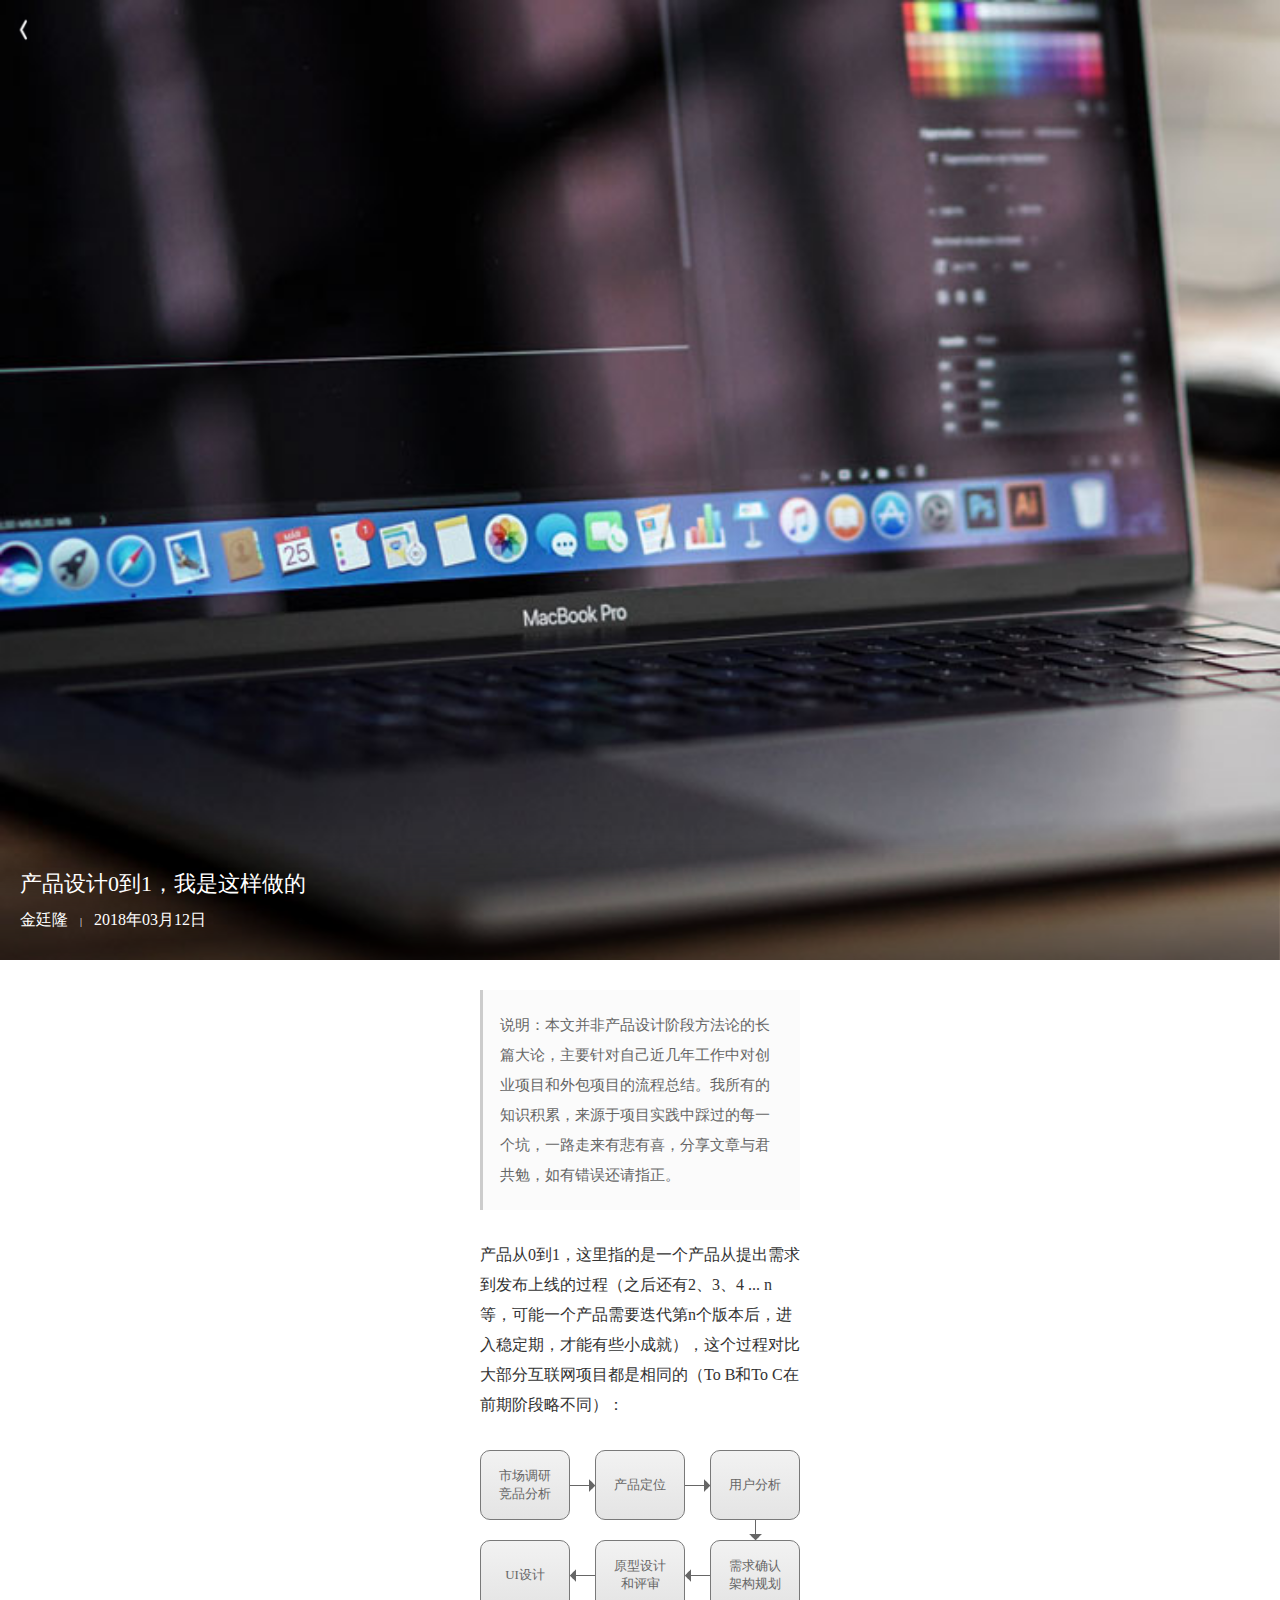
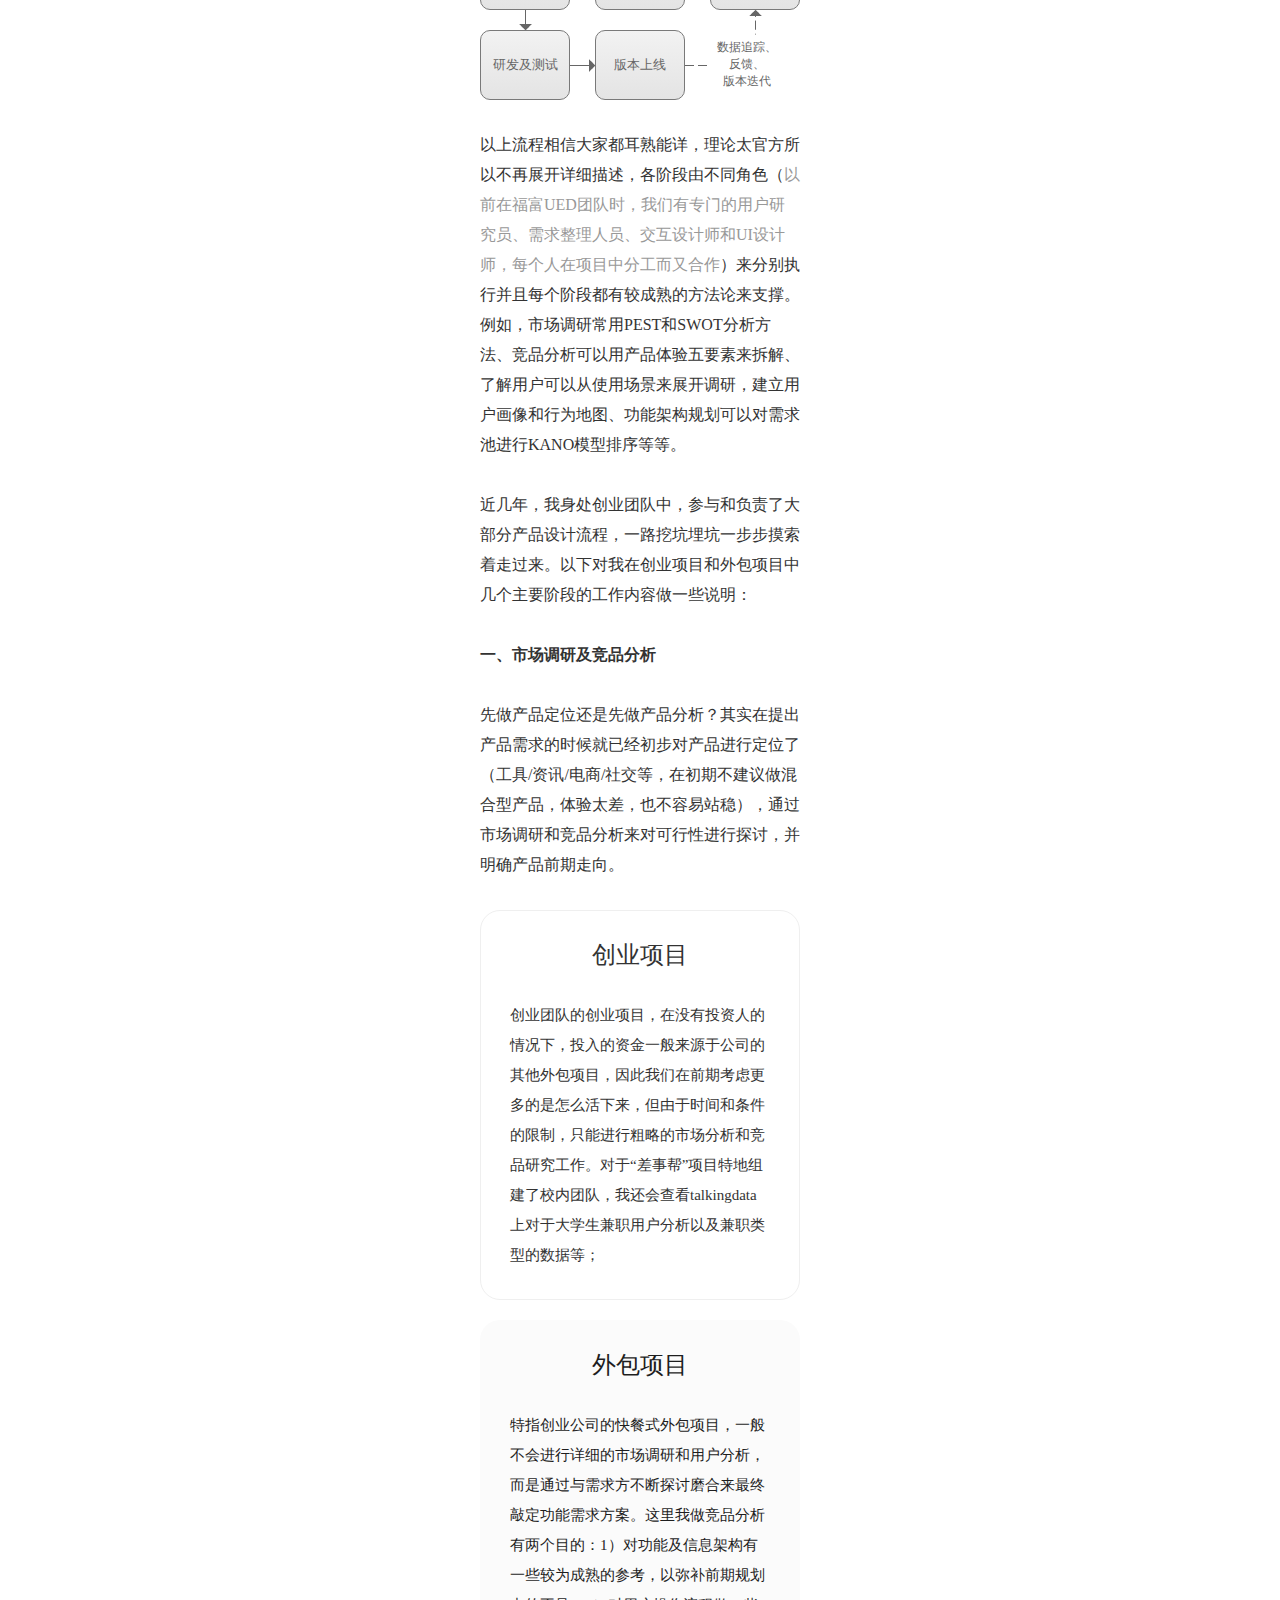
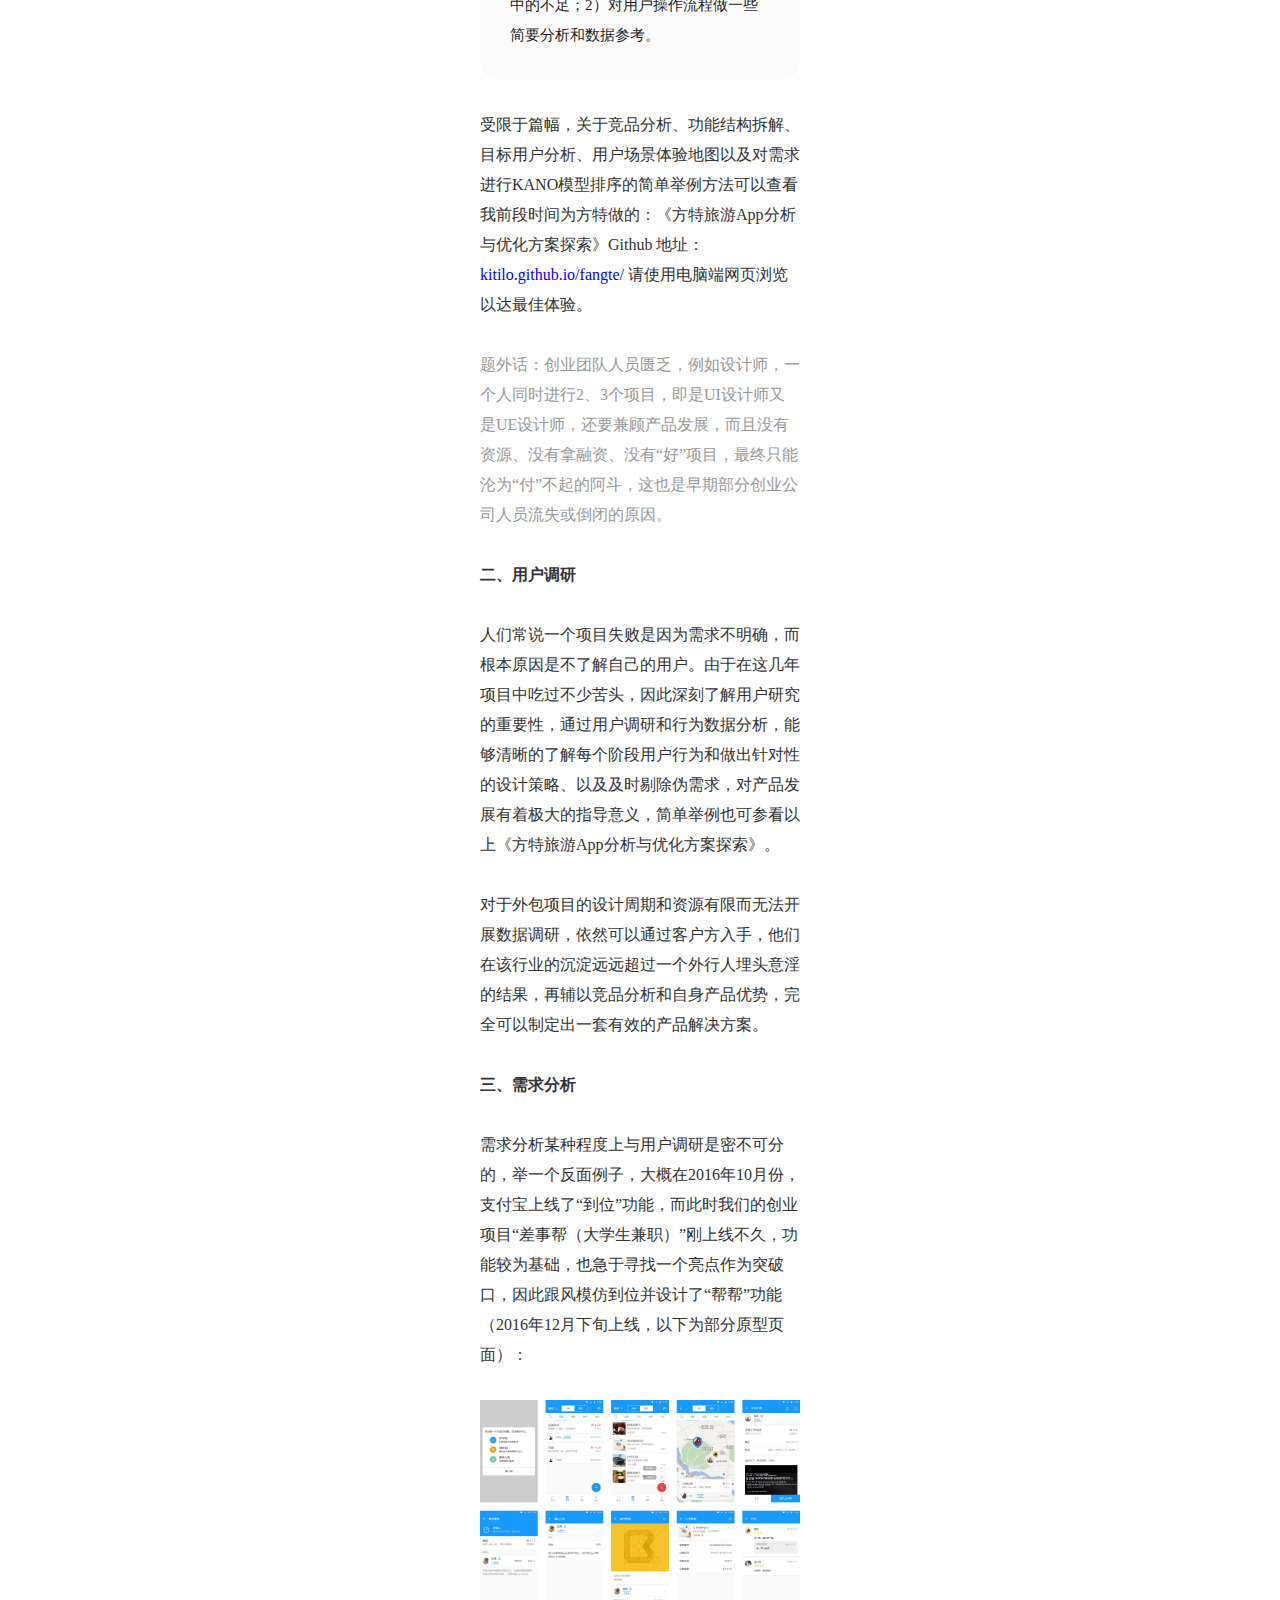
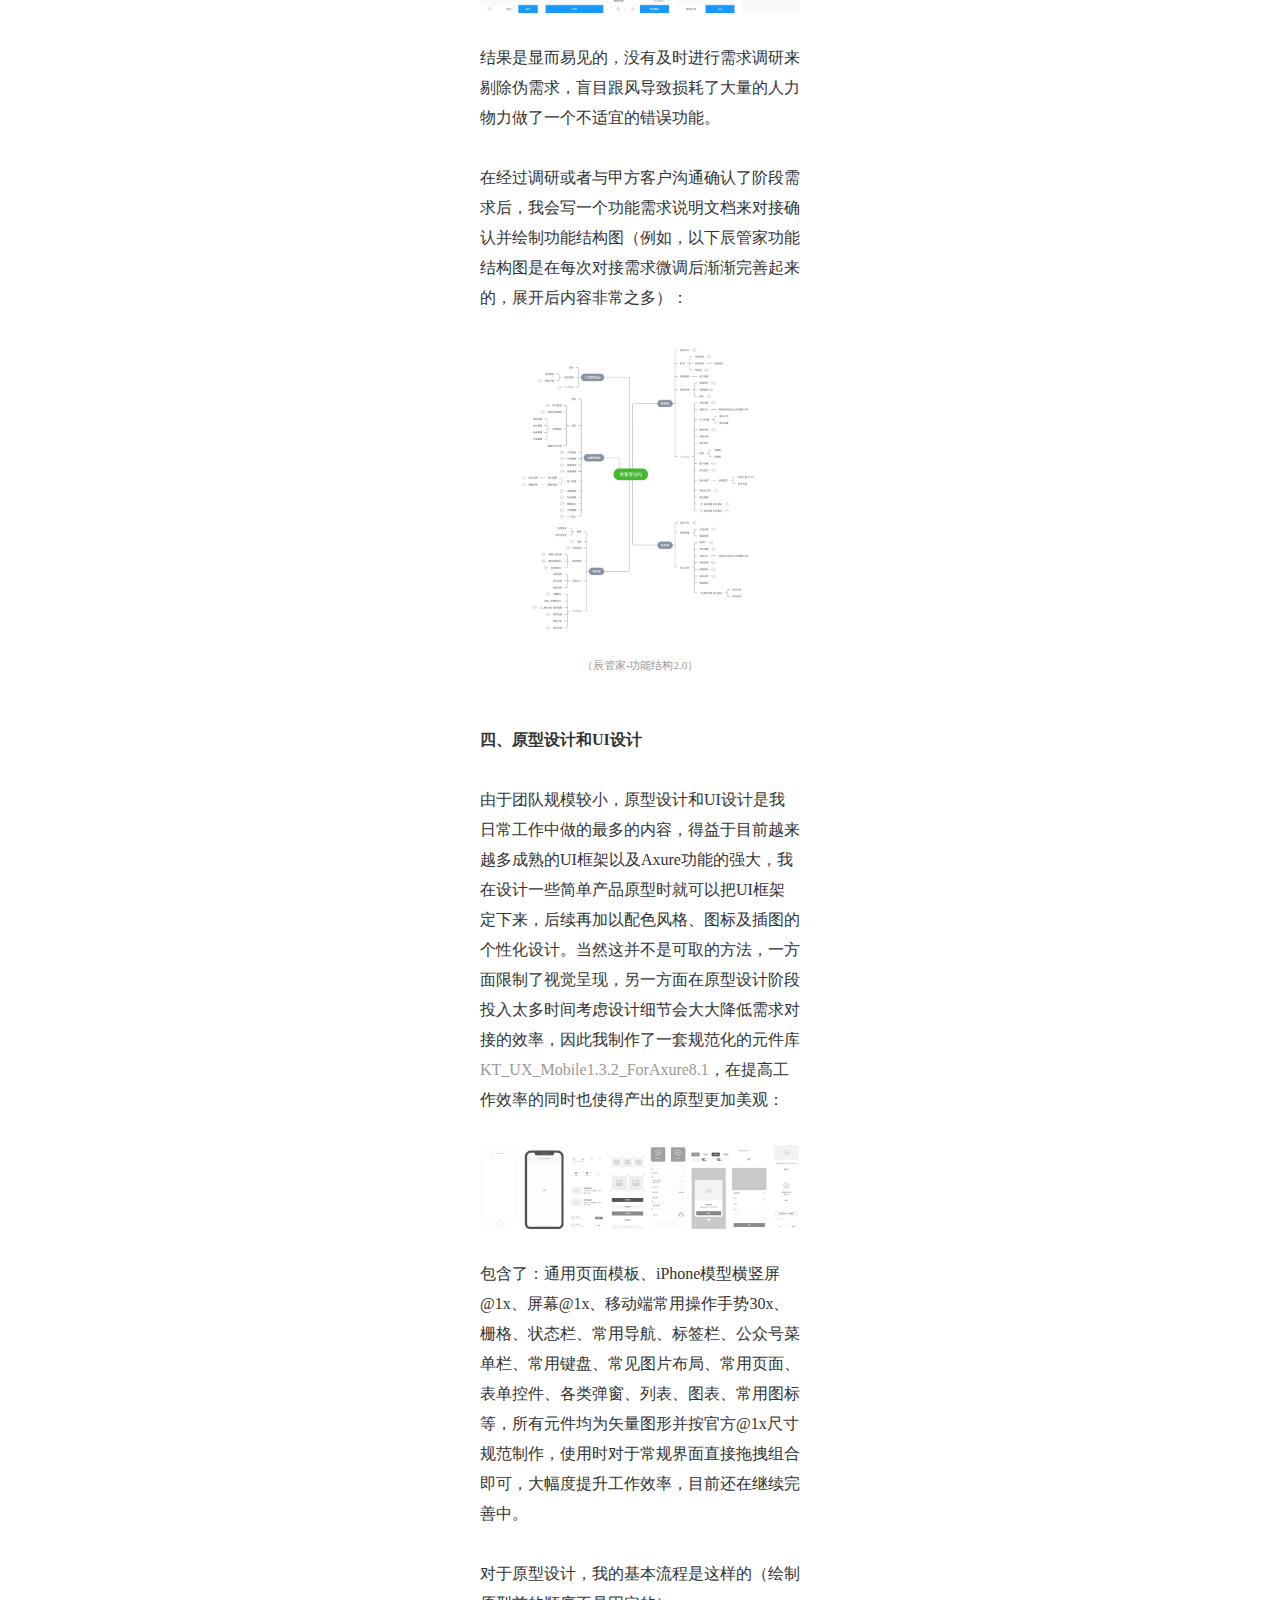
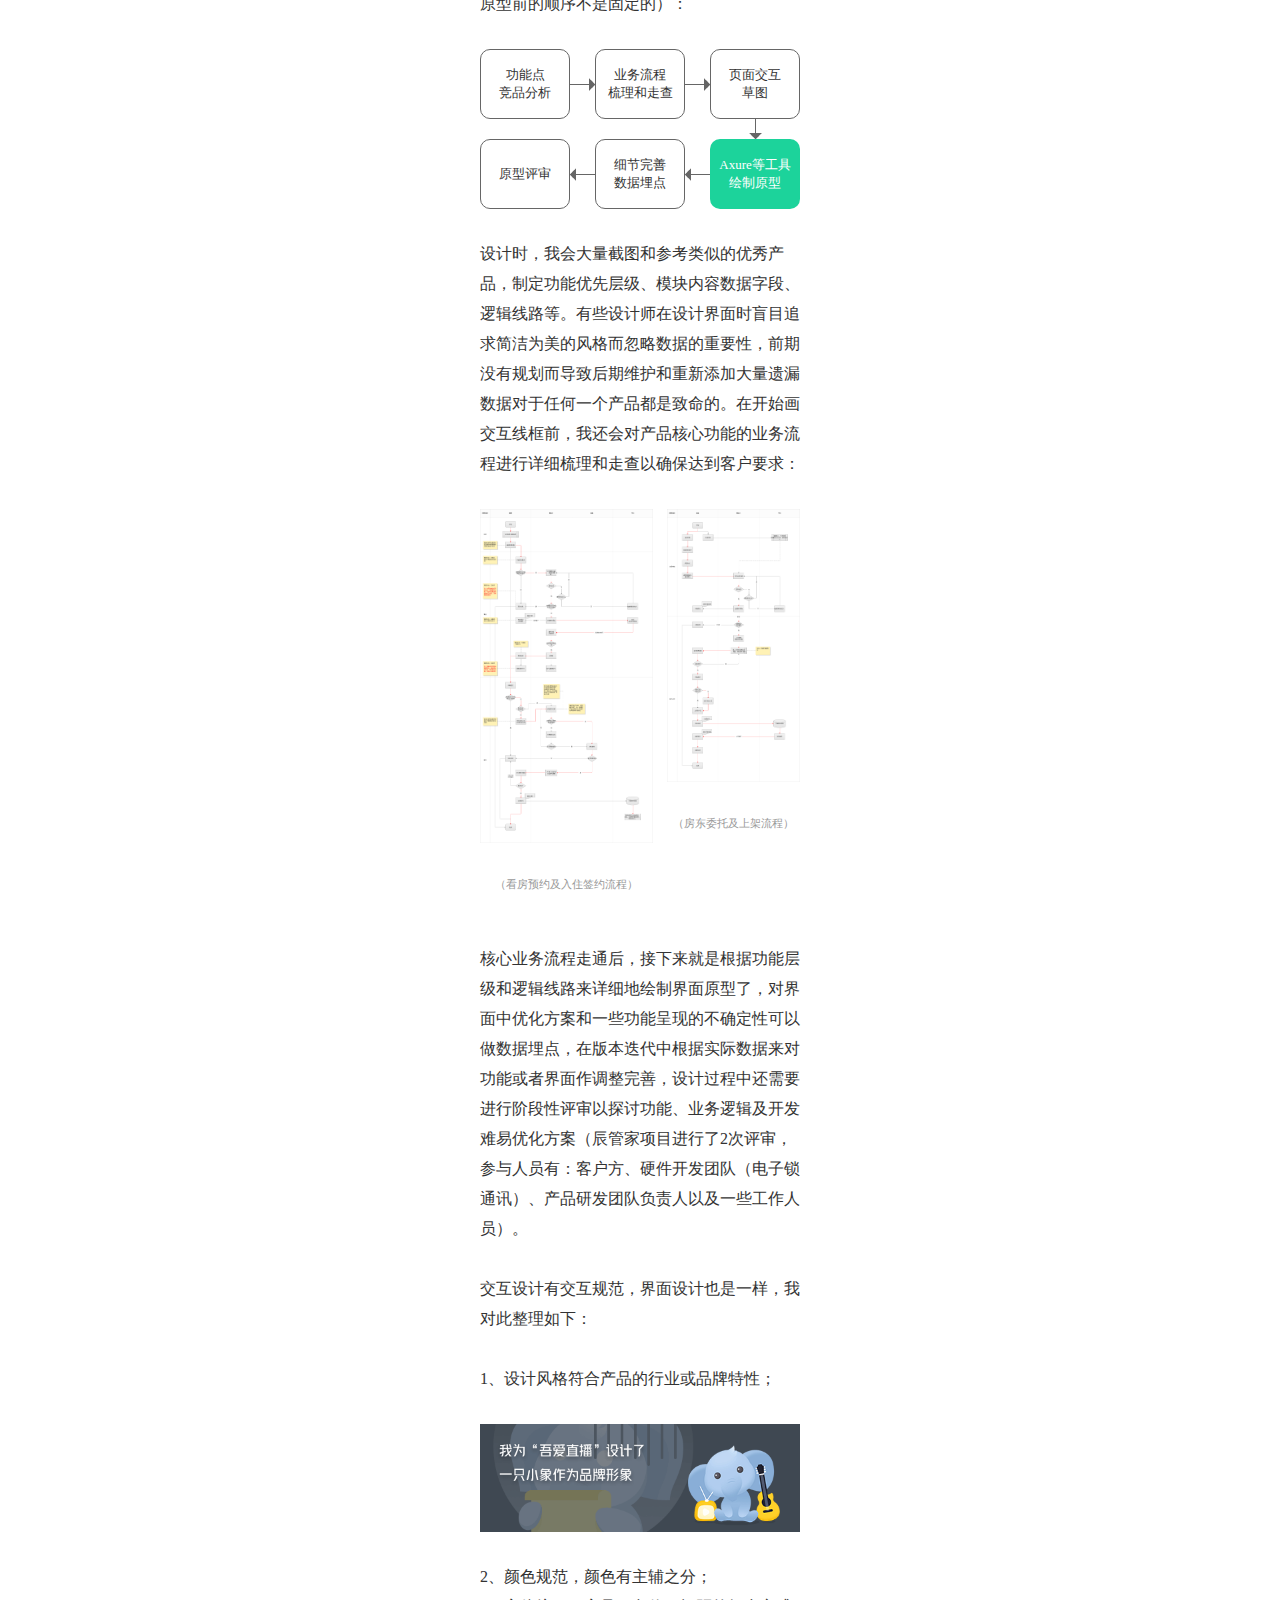
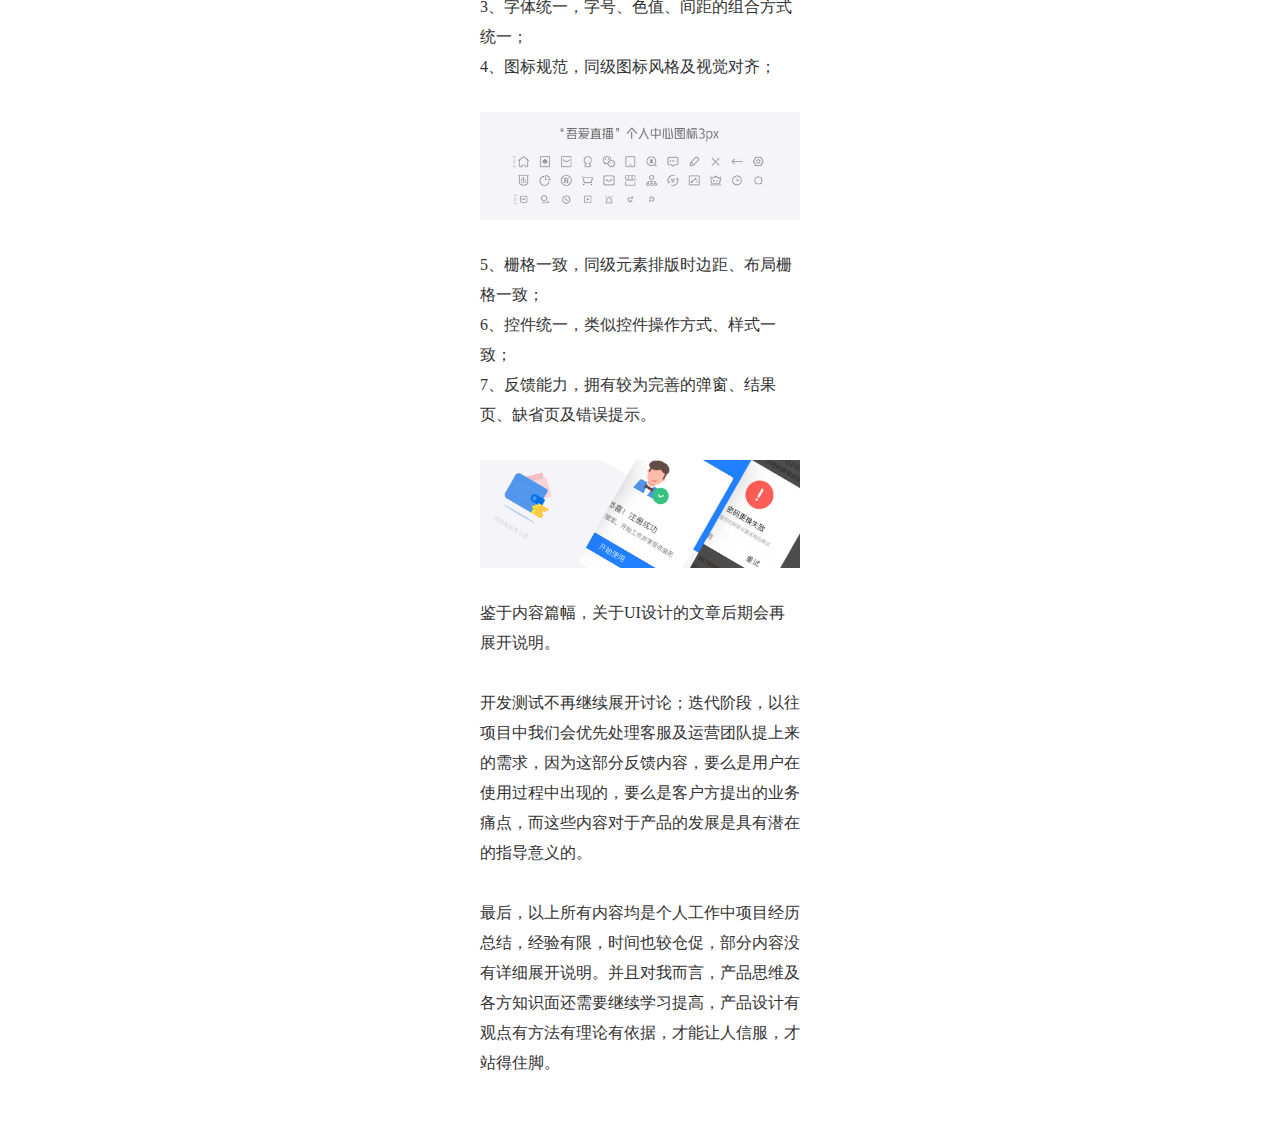
<file: 产品设计0到1.html>
﻿<!DOCTYPE html>
<html>
  <head>
    <title>产品设计0到1</title>
    <meta http-equiv="X-UA-Compatible" content="IE=edge"/>
    <meta http-equiv="content-type" content="text/html; charset=utf-8"/>
    <meta name="viewport" content="width=device-width, initial-scale=1.0, user-scalable=no"/>
    <meta name="apple-mobile-web-app-capable" content="yes"/>
    <link href="resources/css/jquery-ui-themes.css" type="text/css" rel="stylesheet"/>
    <link href="resources/css/axure_rp_page.css" type="text/css" rel="stylesheet"/>
    <link href="data/styles.css" type="text/css" rel="stylesheet"/>
    <link href="files/产品设计0到1/styles.css" type="text/css" rel="stylesheet"/>
    <script src="resources/scripts/jquery-1.7.1.min.js"></script>
    <script src="resources/scripts/jquery-ui-1.8.10.custom.min.js"></script>
    <script src="resources/scripts/prototypePre.js"></script>
    <script src="data/document.js"></script>
    <script src="resources/scripts/prototypePost.js"></script>
    <script src="files/产品设计0到1/data.js"></script>
    <script type="text/javascript">
      $axure.utils.getTransparentGifPath = function() { return 'resources/images/transparent.gif'; };
      $axure.utils.getOtherPath = function() { return 'resources/Other.html'; };
      $axure.utils.getReloadPath = function() { return 'resources/reload.html'; };
    </script>
  </head>
  <body>
    <div id="base" class="">

      <!-- 内容区域 (动态面板) -->
      <div id="u88" class="ax_default" data-label="内容区域">
        <div id="u88_state0" class="panel_state" data-label="State1" style="">
          <div id="u88_state0_content" class="panel_state_content">

            <!-- Unnamed (矩形) -->
            <div id="u89" class="ax_default box_2">
              <div id="u89_div" class=""></div>
              <div id="u89_text" class="text ">
                <p><span>受限于篇幅，关于竞品分析、功能结构拆解、目标用户分析、用户场景体验地图以及对需求进行KANO模型排序的简单举例方法可以查看我前段时间为方特做的：《方特旅游App分析与优化方案探索》Github 地址：</span><a id="u90" class="link"><span style="color:#0000FF;">kitilo.github.io/fangte/</span></a><span> 请使用电脑端网页浏览以达最佳体验。</span></p><p><span><br></span></p><p><span style="color:#999999;">题外话：创业团队人员匮乏，例如设计师，一个人同时进行2、3个项目，即是UI设计师又是UE设计师，还要兼顾产品发展，而且没有资源、没有拿融资、没有“好”项目，最终只能沦为“付”不起的阿斗，这也是早期部分创业公司人员流失或倒闭的原因。</span></p>
              </div>
            </div>

            <!-- Unnamed (矩形) -->
            <div id="u91" class="ax_default box_2">
              <div id="u91_div" class=""></div>
              <div id="u91_text" class="text ">
                <p><span>设计时，我会大量截图和参考类似的优秀产品，制定功能优先层级、模块内容数据字段、逻辑线路等。有些设计师在设计界面时盲目追求简洁为美的风格而忽略数据的重要性，前期没有规划而导致后期维护和重新添加大量遗漏数据对于任何一个产品都是致命的。在开始画交互线框前，我还会对产品核心功能的业务流程进行详细梳理和走查以确保达到客户要求：</span></p>
              </div>
            </div>

            <!-- Unnamed (矩形) -->
            <div id="u92" class="ax_default box_2">
              <div id="u92_div" class=""></div>
              <div id="u92_text" class="text ">
                <p><span style="font-family:'微软雅黑 Bold', '微软雅黑 Regular', '微软雅黑';font-weight:700;">二、用户调研</span></p><p><span style="font-family:'微软雅黑 Bold', '微软雅黑 Regular', '微软雅黑';font-weight:700;"><br></span></p><p><span style="font-family:'微软雅黑';font-weight:400;">人们常说一个项目失败是因为需求不明确，而根本原因是不了解自己的用户。由于在这几年项目中吃过不少苦头，因此深刻了解用户研究的重要性，通过用户调研和行为数据分析，能够清晰的了解每个阶段用户行为和做出针对性的设计策略、以及及时剔除伪需求，对产品发展有着极大的指导意义，简单举例也可参看以上《方特旅游App分析与优化方案探索》。</span></p><p><span style="font-family:'微软雅黑';font-weight:400;"><br></span></p><p><span style="font-family:'微软雅黑';font-weight:400;">对于外包项目的设计周期和资源有限而无法开展数据调研，依然可以通过客户方入手，他们在该行业的沉淀远远超过一个外行人埋头意淫的结果，再辅以竞品分析和自身产品优势，完全可以制定出一套有效的产品解决方案。</span></p>
              </div>
            </div>

            <!-- Unnamed (矩形) -->
            <div id="u93" class="ax_default box_2">
              <div id="u93_div" class=""></div>
              <div id="u93_text" class="text ">
                <p><span style="font-family:'微软雅黑 Bold', '微软雅黑 Regular', '微软雅黑';font-weight:700;">三、需求分析</span></p><p><span style="font-family:'微软雅黑 Bold', '微软雅黑 Regular', '微软雅黑';font-weight:700;"><br></span></p><p><span style="font-family:'微软雅黑';font-weight:400;">需求分析某种程度上与用户调研是密不可分的，举一个反面例子，大概在2016年10月份，支付宝上线了“到位”功能，而此时我们的创业项目“差事帮（大学生兼职）”刚上线不久，功能较为基础，也急于寻找一个亮点作为突破口，因此跟风模仿到位并设计了“帮帮”功能（2016年12月下旬上线，以下为部分原型页面）：</span></p>
              </div>
            </div>

            <!-- Unnamed (矩形) -->
            <div id="u94" class="ax_default box_2">
              <div id="u94_div" class=""></div>
              <div id="u94_text" class="text ">
                <p><span>鉴于内容篇幅，关于UI设计的文章后期会再展开说明。</span></p><p><span><br></span></p><p><span>开发测试不再继续展开讨论；迭代阶段，以往项目中我们会优先处理客服及运营团队提上来的需求，因为这部分反馈内容，要么是用户在使用过程中出现的，要么是客户方提出的业务痛点，而这些内容对于产品的发展是具有潜在的指导意义的。</span></p><p><span><br></span></p><p><span>最后，以上所有内容均是个人工作中项目经历总结，经验有限，时间也较仓促，部分内容没有详细展开说明。并且对我而言，产品思维及各方知识面还需要继续学习提高，产品设计有观点有方法有理论有依据，才能让人信服，才站得住脚。</span></p>
              </div>
            </div>

            <!-- Unnamed (图片) -->
            <div id="u95" class="ax_default _图片">
              <img id="u95_img" class="img " src="images/产品设计0到1/u95.jpg"/>
            </div>

            <!-- Unnamed (矩形) -->
            <div id="u96" class="ax_default box_2">
              <div id="u96_div" class=""></div>
              <div id="u96_text" class="text ">
                <p><span>结果是显而易见的，没有及时进行需求调研来剔除伪需求，盲目跟风导致损耗了大量的人力物力做了一个不适宜的错误功能。</span></p><p><span><br></span></p><p><span>在经过调研或者与甲方客户沟通确认了阶段需求后，我会写一个功能需求说明文档来对接确认并绘制功能结构图（例如，以下辰管家功能结构图是在每次对接需求微调后渐渐完善起来的，展开后内容非常之多）：</span></p>
              </div>
            </div>

            <!-- Unnamed (组 合) -->
            <div id="u97" class="ax_default" data-left="0" data-top="4183" data-width="320" data-height="352">

              <!-- Unnamed (图片) -->
              <div id="u98" class="ax_default _图片">
                <img id="u98_img" class="img " src="images/产品设计0到1/u98.jpg"/>
              </div>

              <!-- Unnamed (矩形) -->
              <div id="u99" class="ax_default box_2">
                <div id="u99_div" class=""></div>
                <div id="u99_text" class="text ">
                  <p><span>（辰管家-功能结构2.0）</span></p>
                </div>
              </div>
            </div>

            <!-- Unnamed (矩形) -->
            <div id="u100" class="ax_default box_2">
              <div id="u100_div" class=""></div>
              <div id="u100_text" class="text ">
                <p><span style="font-family:'微软雅黑 Bold', '微软雅黑 Regular', '微软雅黑';font-weight:700;">四、原型设计和UI设计</span></p><p><span style="font-family:'微软雅黑 Bold', '微软雅黑 Regular', '微软雅黑';font-weight:700;"><br></span></p><p><span style="font-family:'微软雅黑';font-weight:400;">由于团队规模较小，原型设计和UI设计是我日常工作中做的最多的内容，得益于目前越来越多成熟的UI框架以及Axure功能的强大，我在设计一些简单产品原型时就可以把UI框架定下来，后续再加以配色风格、图标及插图的个性化设计。当然这并不是可取的方法，一方面限制了视觉呈现，另一方面在原型设计阶段投入太多时间考虑设计细节会大大降低需求对接的效率，因此我制作了一套规范化的元件库 </span><span style="font-family:'微软雅黑';font-weight:400;color:#999999;">KT_UX_Mobile1.3.2_ForAxure8.1</span><span style="font-family:'微软雅黑';font-weight:400;">，在提高工作效率的同时也使得产出的原型更加美观：</span></p>
              </div>
            </div>

            <!-- Unnamed (图片) -->
            <div id="u101" class="ax_default _图片">
              <img id="u101_img" class="img " src="images/产品设计0到1/u101.png"/>
            </div>

            <!-- Unnamed (矩形) -->
            <div id="u102" class="ax_default box_2">
              <div id="u102_div" class=""></div>
              <div id="u102_text" class="text ">
                <p><span>包含了：通用页面模板、iPhone模型横竖屏@1x、屏幕@1x、移动端常用操作手势30x、栅格、状态栏、常用导航、标签栏、公众号菜单栏、常用键盘、常见图片布局、常用页面、表单控件、各类弹窗、列表、图表、常用图标等，所有元件均为矢量图形并按官方@1x尺寸规范制作，使用时对于常规界面直接拖拽组合即可，大幅度提升工作效率，目前还在继续完善中。</span></p><p><span><br></span></p><p><span>对于原型设计，我的基本流程是这样的（绘制原型前的顺序不是固定的）：</span></p>
              </div>
            </div>

            <!-- Unnamed (组 合) -->
            <div id="u103" class="ax_default" data-left="0" data-top="5949" data-width="320" data-height="405">

              <!-- Unnamed (矩形) -->
              <div id="u104" class="ax_default box_2">
                <div id="u104_div" class=""></div>
                <div id="u104_text" class="text ">
                  <p><span>（看房预约及入住签约流程）</span></p>
                </div>
              </div>

              <!-- Unnamed (图片) -->
              <div id="u105" class="ax_default _图片">
                <img id="u105_img" class="img " src="images/产品设计0到1/u105.png"/>
              </div>

              <!-- Unnamed (图片) -->
              <div id="u106" class="ax_default _图片">
                <img id="u106_img" class="img " src="images/产品设计0到1/u106.png"/>
              </div>

              <!-- Unnamed (矩形) -->
              <div id="u107" class="ax_default box_2">
                <div id="u107_div" class=""></div>
                <div id="u107_text" class="text ">
                  <p><span>（房东委托及上架流程）</span></p>
                </div>
              </div>
            </div>

            <!-- Unnamed (矩形) -->
            <div id="u108" class="ax_default box_2">
              <div id="u108_div" class=""></div>
              <div id="u108_text" class="text ">
                <p><span>核心业务流程走通后，接下来就是根据功能层级和逻辑线路来详细地绘制界面原型了，对界面中优化方案和一些功能呈现的不确定性可以做数据埋点，在版本迭代中根据实际数据来对功能或者界面作调整完善，设计过程中还需要进行阶段性评审以探讨功能、业务逻辑及开发难易优化方案（辰管家项目进行了2次评审，参与人员有：客户方、硬件开发团队（电子锁通讯）、产品研发团队负责人以及一些工作人员）。</span></p><p><span><br></span></p><p><span>交互设计有交互规范，界面设计也是一样，我对此整理如下：</span></p><p><span><br></span></p><p><span>1、设计风格符合产品的行业或品牌特性；</span></p>
              </div>
            </div>

            <!-- Unnamed (图片) -->
            <div id="u109" class="ax_default _图片">
              <img id="u109_img" class="img " src="images/产品设计0到1/u109.png"/>
            </div>

            <!-- Unnamed (图片) -->
            <div id="u110" class="ax_default _图片">
              <img id="u110_img" class="img " src="images/产品设计0到1/u110.png"/>
            </div>

            <!-- Unnamed (图片) -->
            <div id="u111" class="ax_default _图片">
              <img id="u111_img" class="img " src="images/产品设计0到1/u111.png"/>
            </div>

            <!-- Unnamed (组 合) -->
            <div id="u112" class="ax_default" data-left="0" data-top="5489" data-width="320" data-height="160">

              <!-- Unnamed (矩形) -->
              <div id="u113" class="ax_default box_1">
                <div id="u113_div" class=""></div>
                <div id="u113_text" class="text ">
                  <p><span>业务流程</span></p><p><span>梳理和走查</span></p>
                </div>
              </div>

              <!-- Unnamed (矩形) -->
              <div id="u114" class="ax_default box_1">
                <div id="u114_div" class=""></div>
                <div id="u114_text" class="text ">
                  <p><span>页面交互</span></p><p><span>草图</span></p>
                </div>
              </div>

              <!-- Unnamed (矩形) -->
              <div id="u115" class="ax_default box_1">
                <div id="u115_div" class=""></div>
                <div id="u115_text" class="text ">
                  <p><span>Axure等工具</span></p><p><span>绘制原型</span></p>
                </div>
              </div>

              <!-- Unnamed (矩形) -->
              <div id="u116" class="ax_default box_1">
                <div id="u116_div" class=""></div>
                <div id="u116_text" class="text ">
                  <p><span>功能点</span></p><p><span>竞品分析</span></p>
                </div>
              </div>

              <!-- Unnamed (矩形) -->
              <div id="u117" class="ax_default box_1">
                <div id="u117_div" class=""></div>
                <div id="u117_text" class="text ">
                  <p><span>细节完善</span></p><p><span>数据埋点</span></p>
                </div>
              </div>

              <!-- Unnamed (矩形) -->
              <div id="u118" class="ax_default box_1">
                <div id="u118_div" class=""></div>
                <div id="u118_text" class="text ">
                  <p><span>原型评审</span></p>
                </div>
              </div>

              <!-- Unnamed (连接线) -->
              <div id="u119" class="ax_default _连接线">
                <img id="u119_seg0" class="img " src="images/产品设计0到1/u119_seg0.png" alt="u119_seg0"/>
                <img id="u119_seg1" class="img " src="images/产品设计0到1/u119_seg1.png" alt="u119_seg1"/>
                <div id="u119_text" class="text " style="display:none; visibility: hidden">
                  <p></p>
                </div>
              </div>

              <!-- Unnamed (连接线) -->
              <div id="u120" class="ax_default _连接线">
                <img id="u120_seg0" class="img " src="images/产品设计0到1/u119_seg0.png" alt="u120_seg0"/>
                <img id="u120_seg1" class="img " src="images/产品设计0到1/u119_seg1.png" alt="u120_seg1"/>
                <div id="u120_text" class="text " style="display:none; visibility: hidden">
                  <p></p>
                </div>
              </div>

              <!-- Unnamed (连接线) -->
              <div id="u121" class="ax_default _连接线">
                <img id="u121_seg0" class="img " src="images/产品设计0到1/u121_seg0.png" alt="u121_seg0"/>
                <img id="u121_seg1" class="img " src="images/产品设计0到1/u121_seg1.png" alt="u121_seg1"/>
                <div id="u121_text" class="text " style="display:none; visibility: hidden">
                  <p></p>
                </div>
              </div>

              <!-- Unnamed (连接线) -->
              <div id="u122" class="ax_default _连接线">
                <img id="u122_seg0" class="img " src="images/产品设计0到1/u122_seg0.png" alt="u122_seg0"/>
                <img id="u122_seg1" class="img " src="images/产品设计0到1/u122_seg1.png" alt="u122_seg1"/>
                <div id="u122_text" class="text " style="display:none; visibility: hidden">
                  <p></p>
                </div>
              </div>

              <!-- Unnamed (连接线) -->
              <div id="u123" class="ax_default _连接线">
                <img id="u123_seg0" class="img " src="images/产品设计0到1/u122_seg0.png" alt="u123_seg0"/>
                <img id="u123_seg1" class="img " src="images/产品设计0到1/u122_seg1.png" alt="u123_seg1"/>
                <div id="u123_text" class="text " style="display:none; visibility: hidden">
                  <p></p>
                </div>
              </div>
            </div>

            <!-- Unnamed (矩形) -->
            <div id="u124" class="ax_default box_2">
              <div id="u124_div" class=""></div>
              <div id="u124_text" class="text ">
                <p><span>产品从0到1，这里指的是一个产品从提出需求到发布上线的过程（之后还有2、3、4 ... n等，可能一个产品需要迭代第n个版本后，进入稳定期，才能有些小成就），这个过程对比大部分互联网项目都是相同的（To B和To C在前期阶段略不同）：</span></p>
              </div>
            </div>

            <!-- Unnamed (矩形) -->
            <div id="u125" class="ax_default box_2">
              <div id="u125_div" class=""></div>
              <div id="u125_text" class="text ">
                <p><span>说明：本文并非产品设计阶段方法论的长篇大论，主要针对自己近几年工作中对创业项目和外包项目的流程总结。我所有的知识积累，来源于项目实践中踩过的每一个坑，一路走来有悲有喜，分享文章与君共勉，如有错误还请指正。</span></p>
              </div>
            </div>

            <!-- Unnamed (组 合) -->
            <div id="u126" class="ax_default" data-left="0" data-top="490" data-width="320" data-height="250">

              <!-- Unnamed (矩形) -->
              <div id="u127" class="ax_default flow_shape">
                <div id="u127_div" class=""></div>
                <div id="u127_text" class="text ">
                  <p><span>市场调研</span></p><p><span>竞品分析</span></p>
                </div>
              </div>

              <!-- Unnamed (矩形) -->
              <div id="u128" class="ax_default flow_shape">
                <div id="u128_div" class=""></div>
                <div id="u128_text" class="text ">
                  <p><span>产品定位</span></p>
                </div>
              </div>

              <!-- Unnamed (矩形) -->
              <div id="u129" class="ax_default flow_shape">
                <div id="u129_div" class=""></div>
                <div id="u129_text" class="text ">
                  <p><span>用户分析</span></p>
                </div>
              </div>

              <!-- Unnamed (矩形) -->
              <div id="u130" class="ax_default flow_shape">
                <div id="u130_div" class=""></div>
                <div id="u130_text" class="text ">
                  <p><span>需求确认</span></p><p><span>架构规划</span></p>
                </div>
              </div>

              <!-- Unnamed (矩形) -->
              <div id="u131" class="ax_default flow_shape">
                <div id="u131_div" class=""></div>
                <div id="u131_text" class="text ">
                  <p><span>原型设计</span></p><p><span>和评审</span></p>
                </div>
              </div>

              <!-- Unnamed (矩形) -->
              <div id="u132" class="ax_default flow_shape">
                <div id="u132_div" class=""></div>
                <div id="u132_text" class="text ">
                  <p><span>UI设计</span></p>
                </div>
              </div>

              <!-- Unnamed (矩形) -->
              <div id="u133" class="ax_default flow_shape">
                <div id="u133_div" class=""></div>
                <div id="u133_text" class="text ">
                  <p><span>研发及测试</span></p>
                </div>
              </div>

              <!-- Unnamed (矩形) -->
              <div id="u134" class="ax_default flow_shape">
                <div id="u134_div" class=""></div>
                <div id="u134_text" class="text ">
                  <p><span>版本上线</span></p>
                </div>
              </div>

              <!-- Unnamed (连接线) -->
              <div id="u135" class="ax_default _连接线">
                <img id="u135_seg0" class="img " src="images/产品设计0到1/u135_seg0.png" alt="u135_seg0"/>
                <img id="u135_seg1" class="img " src="images/产品设计0到1/u135_seg1.png" alt="u135_seg1"/>
                <img id="u135_seg2" class="img " src="images/产品设计0到1/u135_seg2.png" alt="u135_seg2"/>
                <div id="u135_text" class="text ">
                  <p><span>数据追踪、</span></p><p><span>反馈、</span></p><p><span>版本迭代</span></p>
                </div>
              </div>

              <!-- Unnamed (连接线) -->
              <div id="u136" class="ax_default _连接线">
                <img id="u136_seg0" class="img " src="images/产品设计0到1/u119_seg0.png" alt="u136_seg0"/>
                <img id="u136_seg1" class="img " src="images/产品设计0到1/u119_seg1.png" alt="u136_seg1"/>
                <div id="u136_text" class="text " style="display:none; visibility: hidden">
                  <p></p>
                </div>
              </div>

              <!-- Unnamed (连接线) -->
              <div id="u137" class="ax_default _连接线">
                <img id="u137_seg0" class="img " src="images/产品设计0到1/u119_seg0.png" alt="u137_seg0"/>
                <img id="u137_seg1" class="img " src="images/产品设计0到1/u119_seg1.png" alt="u137_seg1"/>
                <div id="u137_text" class="text " style="display:none; visibility: hidden">
                  <p></p>
                </div>
              </div>

              <!-- Unnamed (连接线) -->
              <div id="u138" class="ax_default _连接线">
                <img id="u138_seg0" class="img " src="images/产品设计0到1/u121_seg0.png" alt="u138_seg0"/>
                <img id="u138_seg1" class="img " src="images/产品设计0到1/u121_seg1.png" alt="u138_seg1"/>
                <div id="u138_text" class="text " style="display:none; visibility: hidden">
                  <p></p>
                </div>
              </div>

              <!-- Unnamed (连接线) -->
              <div id="u139" class="ax_default _连接线">
                <img id="u139_seg0" class="img " src="images/产品设计0到1/u122_seg0.png" alt="u139_seg0"/>
                <img id="u139_seg1" class="img " src="images/产品设计0到1/u122_seg1.png" alt="u139_seg1"/>
                <div id="u139_text" class="text " style="display:none; visibility: hidden">
                  <p></p>
                </div>
              </div>

              <!-- Unnamed (连接线) -->
              <div id="u140" class="ax_default _连接线">
                <img id="u140_seg0" class="img " src="images/产品设计0到1/u122_seg0.png" alt="u140_seg0"/>
                <img id="u140_seg1" class="img " src="images/产品设计0到1/u122_seg1.png" alt="u140_seg1"/>
                <div id="u140_text" class="text " style="display:none; visibility: hidden">
                  <p></p>
                </div>
              </div>

              <!-- Unnamed (连接线) -->
              <div id="u141" class="ax_default _连接线">
                <img id="u141_seg0" class="img " src="images/产品设计0到1/u121_seg0.png" alt="u141_seg0"/>
                <img id="u141_seg1" class="img " src="images/产品设计0到1/u121_seg1.png" alt="u141_seg1"/>
                <div id="u141_text" class="text " style="display:none; visibility: hidden">
                  <p></p>
                </div>
              </div>

              <!-- Unnamed (连接线) -->
              <div id="u142" class="ax_default _连接线">
                <img id="u142_seg0" class="img " src="images/产品设计0到1/u119_seg0.png" alt="u142_seg0"/>
                <img id="u142_seg1" class="img " src="images/产品设计0到1/u119_seg1.png" alt="u142_seg1"/>
                <div id="u142_text" class="text " style="display:none; visibility: hidden">
                  <p></p>
                </div>
              </div>
            </div>

            <!-- Unnamed (矩形) -->
            <div id="u143" class="ax_default box_2">
              <div id="u143_div" class=""></div>
              <div id="u143_text" class="text ">
                <p><span>以上流程相信大家都耳熟能详，理论太官方所以不再展开详细描述，各阶段由不同角色（</span><span style="color:#999999;">以前在福富UED团队时，我们有专门的用户研究员、需求整理人员、交互设计师和UI设计师，每个人在项目中分工而又合作</span><span>）来分别执行并且每个阶段都有较成熟的方法论来支撑。例如，市场调研常用PEST和SWOT分析方法、竞品分析可以用产品体验五要素来拆解、了解用户可以从使用场景来展开调研，建立用户画像和行为地图、功能架构规划可以对需求池进行KANO模型排序等等。</span></p><p><span><br></span></p><p><span>近几年，我身处创业团队中，参与和负责了大部分产品设计流程，一路挖坑埋坑一步步摸索着走过来。以下对我在创业项目和外包项目中几个主要阶段的工作内容做一些说明：</span></p>
              </div>
            </div>

            <!-- Unnamed (矩形) -->
            <div id="u144" class="ax_default box_2">
              <div id="u144_div" class=""></div>
              <div id="u144_text" class="text ">
                <p><span style="font-family:'微软雅黑 Bold', '微软雅黑 Regular', '微软雅黑';font-weight:700;">一、市场调研及竞品分析</span></p><p><span style="font-family:'微软雅黑 Bold', '微软雅黑 Regular', '微软雅黑';font-weight:700;"><br></span></p><p><span style="font-family:'微软雅黑';font-weight:400;">先做产品定位还是先做产品分析？其实在提出产品需求的时候就已经初步对产品进行定位了（工具/资讯/电商/社交等，在初期不建议做混合型产品，体验太差，也不容易站稳），通过市场调研和竞品分析来对可行性进行探讨，并明确产品前期走向。</span></p>
              </div>
            </div>

            <!-- Unnamed (矩形) -->
            <div id="u145" class="ax_default box_2">
              <div id="u145_div" class=""></div>
              <div id="u145_text" class="text ">
                <p style="font-size:24px;text-align:center;"><span>创业项目</span></p><p style="font-size:15px;text-align:left;"><span><br></span></p><p style="font-size:15px;text-align:left;"><span>创业团队的创业项目，在没有投资人的情况下，投入的资金一般来源于公司的其他外包项目，因此我们在前期考虑更多的是怎么活下来，但由于时间和条件的限制，只能进行粗略的市场分析和竞品研究工作。对于“差事帮”项目特地组建了校内团队，我还会查看talkingdata上对于大学生兼职用户分析以及兼职类型的数据等；</span></p>
              </div>
            </div>

            <!-- Unnamed (矩形) -->
            <div id="u146" class="ax_default box_2">
              <div id="u146_div" class=""></div>
              <div id="u146_text" class="text ">
                <p style="font-size:24px;text-align:center;"><span>外包项目</span></p><p style="font-size:15px;text-align:left;"><span><br></span></p><p style="font-size:15px;text-align:left;"><span>特指创业公司的快餐式外包项目，一般不会进行详细的市场调研和用户分析，而是通过与需求方不断探讨磨合来最终敲定功能需求方案。这里我做竞品分析有两个目的：1）对功能及信息架构有一些较为成熟的参考，以弥补前期规划中的不足；2）对用户操作流程做一些简要分析和数据参考。</span></p>
              </div>
            </div>

            <!-- Unnamed (矩形) -->
            <div id="u147" class="ax_default box_2">
              <div id="u147_div" class=""></div>
              <div id="u147_text" class="text ">
                <p><span>2、颜色规范，颜色有主辅之分；</span></p><p><span>3、字体统一，字号、色值、间距的组合方式统一；</span></p><p><span>4、图标规范，同级图标风格及视觉对齐；</span></p>
              </div>
            </div>

            <!-- Unnamed (矩形) -->
            <div id="u148" class="ax_default box_2">
              <div id="u148_div" class=""></div>
              <div id="u148_text" class="text ">
                <p><span>5、栅格一致，同级元素排版时边距、布局栅格一致；</span></p><p><span>6、控件统一，类似控件操作方式、样式一致；</span></p><p><span>7、反馈能力，拥有较为完善的弹窗、结果页、缺省页及错误提示。</span></p>
              </div>
            </div>
          </div>
        </div>
      </div>

      <!-- 标题显示判断锚点 (动态面板) -->
      <div id="u149" class="ax_default" data-label="标题显示判断锚点">
        <div id="u149_state0" class="panel_state" data-label="State1" style="">
          <div id="u149_state0_content" class="panel_state_content">
          </div>
        </div>
      </div>

      <!-- 头图 (动态面板) -->
      <div id="u150" class="ax_default" data-label="头图">
        <div id="u150_state0" class="panel_state" data-label="State1" style="">
          <div id="u150_state0_content" class="panel_state_content">

            <!-- 标题 (矩形) -->
            <div id="u151" class="ax_default box_2" data-label="标题">
              <img id="u151_img" class="img " src="images/产品设计0到1/标题_u151.png"/>
              <div id="u151_text" class="text ">
                <p style="font-size:22px;"><span>产品设计0到1，我是这样做的</span></p><p style="font-size:16px;"><span>金廷隆&nbsp;&nbsp; </span><span style="font-size:10px;">|</span><span>&nbsp;&nbsp; 2018年03月12日</span></p>
              </div>
            </div>
          </div>
        </div>
      </div>

      <!-- 内容高度 (动态面板) -->
      <div id="u152" class="ax_default" data-label="内容高度">
        <div id="u152_state0" class="panel_state" data-label="State1" style="">
          <div id="u152_state0_content" class="panel_state_content">
          </div>
        </div>
      </div>

      <!-- 标题栏 (动态面板) -->
      <div id="u153" class="ax_default" data-label="标题栏">
        <div id="u153_state0" class="panel_state" data-label="State1" style="">
          <div id="u153_state0_content" class="panel_state_content">

            <!-- 顶部标题 (矩形) -->
            <div id="u154" class="ax_default box_2 ax_default_hidden" data-label="顶部标题" style="display:none; visibility: hidden">
              <div id="u154_div" class=""></div>
              <div id="u154_text" class="text ">
                <p><span>产品设计0到1，我是这样做的</span></p>
              </div>
            </div>

            <!-- 返回（关闭） (动态面板) -->
            <div id="u155" class="ax_default" data-label="返回（关闭）">
              <div id="u155_state0" class="panel_state" data-label="白色" style="">
                <div id="u155_state0_content" class="panel_state_content">

                  <!-- Unnamed (返回白) -->

                  <!-- Unnamed (矩形) -->
                  <div id="u157" class="ax_default box_2">
                    <div id="u157_div" class=""></div>
                  </div>

                  <!-- Unnamed (图片) -->
                  <div id="u158" class="ax_default image">
                    <img id="u158_img" class="img " src="images/产品设计0到1/u158.png"/>
                  </div>
                </div>
              </div>
              <div id="u155_state1" class="panel_state" data-label="黑色" style="visibility: hidden;">
                <div id="u155_state1_content" class="panel_state_content">

                  <!-- Unnamed (返回黑) -->

                  <!-- Unnamed (矩形) -->
                  <div id="u160" class="ax_default box_2">
                    <div id="u160_div" class=""></div>
                  </div>

                  <!-- Unnamed (图片) -->
                  <div id="u161" class="ax_default image">
                    <img id="u161_img" class="img " src="images/产品设计0到1/u161.png"/>
                  </div>
                </div>
              </div>
            </div>
          </div>
        </div>
      </div>

      <!-- 详情页布局控制 (热区) -->
      <div id="u162" class="ax_default ax_default_hidden" data-label="详情页布局控制" style="display:none; visibility: hidden">
      </div>
    </div>
  </body>
</html>
</file>
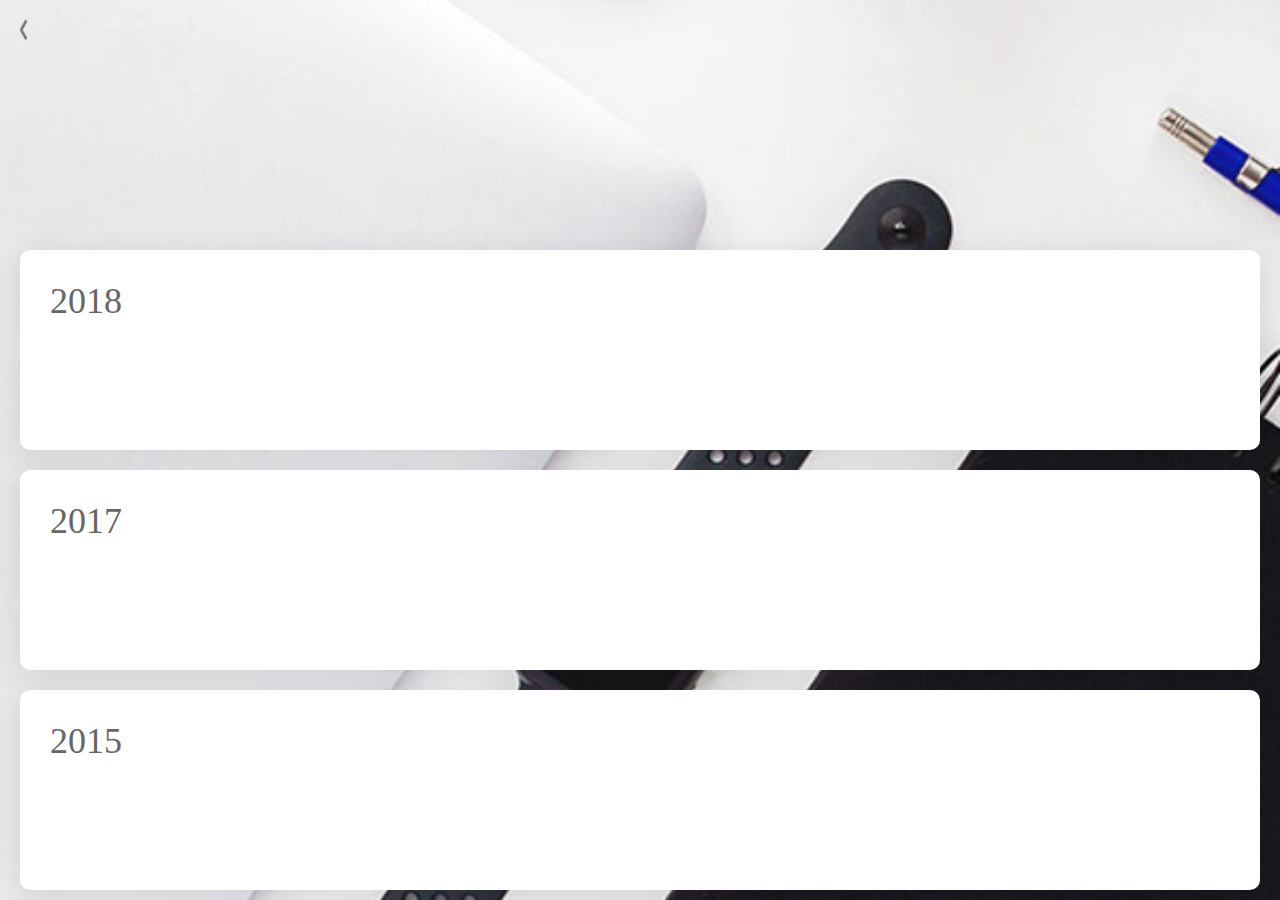
<file: 卡片.html>
﻿<!DOCTYPE html>
<html>
  <head>
    <title>卡片</title>
    <meta http-equiv="X-UA-Compatible" content="IE=edge"/>
    <meta http-equiv="content-type" content="text/html; charset=utf-8"/>
    <meta name="viewport" content="width=device-width, initial-scale=1.0, user-scalable=no"/>
    <meta name="apple-mobile-web-app-capable" content="yes"/>
    <link href="resources/css/jquery-ui-themes.css" type="text/css" rel="stylesheet"/>
    <link href="resources/css/axure_rp_page.css" type="text/css" rel="stylesheet"/>
    <link href="data/styles.css" type="text/css" rel="stylesheet"/>
    <link href="files/卡片/styles.css" type="text/css" rel="stylesheet"/>
    <script src="resources/scripts/jquery-1.7.1.min.js"></script>
    <script src="resources/scripts/jquery-ui-1.8.10.custom.min.js"></script>
    <script src="resources/scripts/prototypePre.js"></script>
    <script src="data/document.js"></script>
    <script src="resources/scripts/prototypePost.js"></script>
    <script src="files/卡片/data.js"></script>
    <script type="text/javascript">
      $axure.utils.getTransparentGifPath = function() { return 'resources/images/transparent.gif'; };
      $axure.utils.getOtherPath = function() { return 'resources/Other.html'; };
      $axure.utils.getReloadPath = function() { return 'resources/reload.html'; };
    </script>
  </head>
  <body>
    <div id="base" class="">

      <!-- 卡片内容区域 (动态面板) -->
      <div id="u1448" class="ax_default" data-label="卡片内容区域">
        <div id="u1448_state0" class="panel_state" data-label="State1" style="">
          <div id="u1448_state0_content" class="panel_state_content">

            <!-- Unnamed (组 合) -->
            <div id="u1449" class="ax_default" data-left="20" data-top="250" data-width="320" data-height="1080">

              <!-- 卡片1 (动态面板) -->
              <div id="u1450" class="ax_default" data-label="卡片1">
                <div id="u1450_state0" class="panel_state" data-label="State1" style="">
                  <div id="u1450_state0_content" class="panel_state_content">

                    <!-- 卡1 (矩形) -->
                    <div id="u1451" class="ax_default box_2" data-label="卡1">
                      <div id="u1451_div" class=""></div>
                      <div id="u1451_text" class="text ">
                        <p><span>2018</span></p>
                      </div>
                    </div>
                  </div>
                </div>
                <div id="u1450_state1" class="panel_state" data-label="State2" style="visibility: hidden;">
                  <div id="u1450_state1_content" class="panel_state_content">

                    <!-- 卡1f (矩形) -->
                    <div id="u1452" class="ax_default box_2" data-label="卡1f">
                      <div id="u1452_div" class=""></div>
                    </div>
                  </div>
                </div>
              </div>

              <!-- 卡片2 (动态面板) -->
              <div id="u1453" class="ax_default" data-label="卡片2">
                <div id="u1453_state0" class="panel_state" data-label="State1" style="">
                  <div id="u1453_state0_content" class="panel_state_content">

                    <!-- 卡2 (矩形) -->
                    <div id="u1454" class="ax_default box_2" data-label="卡2">
                      <div id="u1454_div" class=""></div>
                      <div id="u1454_text" class="text ">
                        <p><span>2017</span></p>
                      </div>
                    </div>
                  </div>
                </div>
                <div id="u1453_state1" class="panel_state" data-label="State2" style="visibility: hidden;">
                  <div id="u1453_state1_content" class="panel_state_content">

                    <!-- 卡2f (矩形) -->
                    <div id="u1455" class="ax_default box_2" data-label="卡2f">
                      <div id="u1455_div" class=""></div>
                    </div>
                  </div>
                </div>
              </div>

              <!-- 卡片3 (动态面板) -->
              <div id="u1456" class="ax_default" data-label="卡片3">
                <div id="u1456_state0" class="panel_state" data-label="State1" style="">
                  <div id="u1456_state0_content" class="panel_state_content">

                    <!-- 卡3 (矩形) -->
                    <div id="u1457" class="ax_default box_2" data-label="卡3">
                      <div id="u1457_div" class=""></div>
                      <div id="u1457_text" class="text ">
                        <p><span>2015</span></p>
                      </div>
                    </div>
                  </div>
                </div>
                <div id="u1456_state1" class="panel_state" data-label="State2" style="visibility: hidden;">
                  <div id="u1456_state1_content" class="panel_state_content">

                    <!-- 卡3f (矩形) -->
                    <div id="u1458" class="ax_default box_2" data-label="卡3f">
                      <div id="u1458_div" class=""></div>
                    </div>
                  </div>
                </div>
              </div>

              <!-- 卡片4 (动态面板) -->
              <div id="u1459" class="ax_default" data-label="卡片4">
                <div id="u1459_state0" class="panel_state" data-label="State1" style="">
                  <div id="u1459_state0_content" class="panel_state_content">

                    <!-- 卡4 (矩形) -->
                    <div id="u1460" class="ax_default box_2" data-label="卡4">
                      <div id="u1460_div" class=""></div>
                      <div id="u1460_text" class="text ">
                        <p><span>2014</span></p>
                      </div>
                    </div>
                  </div>
                </div>
                <div id="u1459_state1" class="panel_state" data-label="State2" style="visibility: hidden;">
                  <div id="u1459_state1_content" class="panel_state_content">

                    <!-- 卡4f (矩形) -->
                    <div id="u1461" class="ax_default box_2" data-label="卡4f">
                      <div id="u1461_div" class=""></div>
                    </div>
                  </div>
                </div>
              </div>

              <!-- 卡片5 (动态面板) -->
              <div id="u1462" class="ax_default" data-label="卡片5">
                <div id="u1462_state0" class="panel_state" data-label="State1" style="">
                  <div id="u1462_state0_content" class="panel_state_content">

                    <!-- 卡5 (矩形) -->
                    <div id="u1463" class="ax_default box_2" data-label="卡5">
                      <div id="u1463_div" class=""></div>
                      <div id="u1463_text" class="text ">
                        <p><span>2012</span></p>
                      </div>
                    </div>
                  </div>
                </div>
                <div id="u1462_state1" class="panel_state" data-label="State2" style="visibility: hidden;">
                  <div id="u1462_state1_content" class="panel_state_content">

                    <!-- 卡5f (矩形) -->
                    <div id="u1464" class="ax_default box_2" data-label="卡5f">
                      <div id="u1464_div" class=""></div>
                    </div>
                  </div>
                </div>
              </div>
            </div>

            <!-- 接触判断 (水平线) -->
            <div id="u1465" class="ax_default line" data-label="接触判断">
              <img id="u1465_img" class="img " src="images/金廷隆_个人简历/卡片接触判断_u421.png"/>
            </div>
          </div>
        </div>
      </div>

      <!-- 卡片布局尺寸控制 (热区) -->
      <div id="u1466" class="ax_default ax_default_hidden" data-label="卡片布局尺寸控制" style="display:none; visibility: hidden">
      </div>

      <!-- 卡片窗口变化控制 (热区) -->
      <div id="u1467" class="ax_default ax_default_hidden" data-label="卡片窗口变化控制" style="display:none; visibility: hidden">
      </div>

      <!-- 返回 (动态面板) -->
      <div id="u1468" class="ax_default" data-label="返回">
        <div id="u1468_state0" class="panel_state" data-label="黑色" style="">
          <div id="u1468_state0_content" class="panel_state_content">

            <!-- Unnamed (返回黑) -->

            <!-- Unnamed (矩形) -->
            <div id="u1470" class="ax_default box_2">
              <div id="u1470_div" class=""></div>
            </div>

            <!-- Unnamed (图片) -->
            <div id="u1471" class="ax_default image">
              <img id="u1471_img" class="img " src="images/金廷隆_个人简历/u449.png"/>
            </div>
          </div>
        </div>
        <div id="u1468_state1" class="panel_state" data-label="白色" style="visibility: hidden;">
          <div id="u1468_state1_content" class="panel_state_content">

            <!-- Unnamed (返回白) -->

            <!-- Unnamed (矩形) -->
            <div id="u1473" class="ax_default box_2">
              <div id="u1473_div" class=""></div>
            </div>

            <!-- Unnamed (图片) -->
            <div id="u1474" class="ax_default image">
              <img id="u1474_img" class="img " src="images/金廷隆_个人简历/u446.png"/>
            </div>
          </div>
        </div>
      </div>

      <!-- 关闭卡片 (动态面板) -->
      <div id="u1475" class="ax_default ax_default_hidden" data-label="关闭卡片" style="display:none; visibility: hidden">
        <div id="u1475_state0" class="panel_state" data-label="State1" style="">
          <div id="u1475_state0_content" class="panel_state_content">

            <!-- Unnamed (关闭按钮黑) -->

            <!-- Unnamed (组 合) -->
            <div id="u1477" class="ax_default" data-left="0" data-top="0" data-width="60" data-height="60">

              <!-- Unnamed (矩形) -->
              <div id="u1478" class="ax_default box_2">
                <div id="u1478_div" class=""></div>
              </div>

              <!-- Unnamed (图片) -->
              <div id="u1479" class="ax_default image">
                <img id="u1479_img" class="img " src="images/金廷隆_个人简历/u276.png"/>
              </div>
            </div>
          </div>
        </div>
      </div>
    </div>
  </body>
</html>
</file>
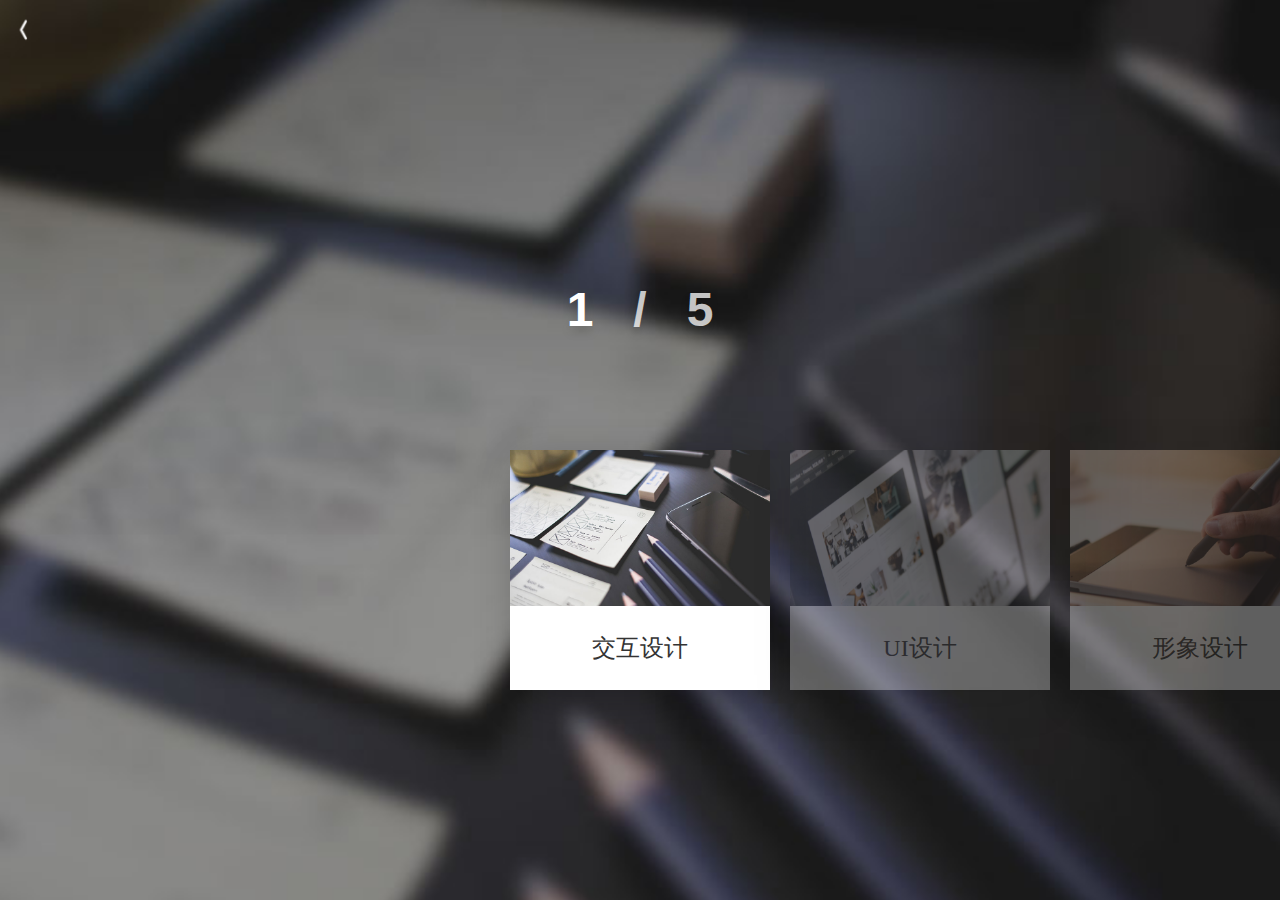
<file: 我能做什么.html>
﻿<!DOCTYPE html>
<html>
  <head>
    <title>我能做什么</title>
    <meta http-equiv="X-UA-Compatible" content="IE=edge"/>
    <meta http-equiv="content-type" content="text/html; charset=utf-8"/>
    <meta name="viewport" content="width=device-width, initial-scale=1.0, user-scalable=no"/>
    <meta name="apple-mobile-web-app-capable" content="yes"/>
    <link href="resources/css/jquery-ui-themes.css" type="text/css" rel="stylesheet"/>
    <link href="resources/css/axure_rp_page.css" type="text/css" rel="stylesheet"/>
    <link href="data/styles.css" type="text/css" rel="stylesheet"/>
    <link href="files/我能做什么/styles.css" type="text/css" rel="stylesheet"/>
    <script src="resources/scripts/jquery-1.7.1.min.js"></script>
    <script src="resources/scripts/jquery-ui-1.8.10.custom.min.js"></script>
    <script src="resources/scripts/prototypePre.js"></script>
    <script src="data/document.js"></script>
    <script src="resources/scripts/prototypePost.js"></script>
    <script src="files/我能做什么/data.js"></script>
    <script type="text/javascript">
      $axure.utils.getTransparentGifPath = function() { return 'resources/images/transparent.gif'; };
      $axure.utils.getOtherPath = function() { return 'resources/Other.html'; };
      $axure.utils.getReloadPath = function() { return 'resources/reload.html'; };
    </script>
  </head>
  <body>
    <div id="base" class="">

      <!-- 技能内页 (动态面板) -->
      <div id="u1308" class="ax_default" data-label="技能内页">
        <div id="u1308_state0" class="panel_state" data-label="State1" style="">
          <div id="u1308_state0_content" class="panel_state_content">

            <!-- 技能背景1 (动态面板) -->
            <div id="u1309" class="ax_default" data-label="技能背景1">
              <div id="u1309_state0" class="panel_state" data-label="State1" style="">
                <div id="u1309_state0_content" class="panel_state_content">
                </div>
              </div>
            </div>

            <!-- 技能背景2 (动态面板) -->
            <div id="u1310" class="ax_default" data-label="技能背景2">
              <div id="u1310_state0" class="panel_state" data-label="State2" style="">
                <div id="u1310_state0_content" class="panel_state_content">
                </div>
              </div>
            </div>

            <!-- 技能背景3 (动态面板) -->
            <div id="u1311" class="ax_default" data-label="技能背景3">
              <div id="u1311_state0" class="panel_state" data-label="State3" style="">
                <div id="u1311_state0_content" class="panel_state_content">
                </div>
              </div>
            </div>

            <!-- 技能背景4 (动态面板) -->
            <div id="u1312" class="ax_default" data-label="技能背景4">
              <div id="u1312_state0" class="panel_state" data-label="State4" style="">
                <div id="u1312_state0_content" class="panel_state_content">
                </div>
              </div>
            </div>

            <!-- 技能背景5 (动态面板) -->
            <div id="u1313" class="ax_default" data-label="技能背景5">
              <div id="u1313_state0" class="panel_state" data-label="State5" style="">
                <div id="u1313_state0_content" class="panel_state_content">
                </div>
              </div>
            </div>

            <!-- 横向滚动 (动态面板) -->
            <div id="u1314" class="ax_default" data-label="横向滚动">
              <div id="u1314_state0" class="panel_state" data-label="State1" style="">
                <div id="u1314_state0_content" class="panel_state_content">

                  <!-- 缩略图1 (动态面板) -->
                  <div id="u1315" class="ax_default" data-label="缩略图1">
                    <div id="u1315_state0" class="panel_state" data-label="State1" style="">
                      <div id="u1315_state0_content" class="panel_state_content">

                        <!-- 影子 (矩形) -->
                        <div id="u1316" class="ax_default box_2" data-label="影子">
                          <div id="u1316_div" class=""></div>
                        </div>

                        <!-- 内容1 (动态面板) -->
                        <div id="u1317" class="ax_default" data-label="内容1">
                          <div id="u1317_state0" class="panel_state" data-label="State1" style="">
                            <div id="u1317_state0_content" class="panel_state_content">

                              <!-- 内容1滚动 (动态面板) -->
                              <div id="u1318" class="ax_default" data-label="内容1滚动">
                                <div id="u1318_state0" class="panel_state" data-label="State1" style="">
                                  <div id="u1318_state0_content" class="panel_state_content">

                                    <!-- 标题1 (矩形) -->
                                    <div id="u1319" class="ax_default box_2" data-label="标题1">
                                      <div id="u1319_div" class=""></div>
                                      <div id="u1319_text" class="text ">
                                        <p><span>交互设计</span></p>
                                      </div>
                                    </div>

                                    <!-- 头图1 (动态面板) -->
                                    <div id="u1320" class="ax_default" data-label="头图1">
                                      <div id="u1320_state0" class="panel_state" data-label="State1" style="">
                                        <div id="u1320_state0_content" class="panel_state_content">
                                        </div>
                                      </div>
                                    </div>

                                    <!-- 关闭1 (动态面板) -->
                                    <div id="u1321" class="ax_default ax_default_hidden" data-label="关闭1" style="display:none; visibility: hidden">
                                      <div id="u1321_state0" class="panel_state" data-label="State1" style="">
                                        <div id="u1321_state0_content" class="panel_state_content">

                                          <!-- Unnamed (关闭按钮白) -->

                                          <!-- Unnamed (矩形) -->
                                          <div id="u1323" class="ax_default box_2">
                                            <div id="u1323_div" class=""></div>
                                          </div>

                                          <!-- Unnamed (矩形) -->
                                          <div id="u1324" class="ax_default box_2">
                                            <div id="u1324_div" class=""></div>
                                          </div>

                                          <!-- Unnamed (图片) -->
                                          <div id="u1325" class="ax_default image">
                                            <img id="u1325_img" class="img " src="images/金廷隆_个人简历/u272.png"/>
                                          </div>
                                        </div>
                                      </div>
                                      <div id="u1321_state1" class="panel_state" data-label="State2" style="visibility: hidden;">
                                        <div id="u1321_state1_content" class="panel_state_content">

                                          <!-- Unnamed (关闭按钮黑) -->

                                          <!-- Unnamed (组 合) -->
                                          <div id="u1327" class="ax_default" data-left="0" data-top="0" data-width="60" data-height="60">

                                            <!-- Unnamed (矩形) -->
                                            <div id="u1328" class="ax_default box_2">
                                              <div id="u1328_div" class=""></div>
                                            </div>

                                            <!-- Unnamed (图片) -->
                                            <div id="u1329" class="ax_default image">
                                              <img id="u1329_img" class="img " src="images/金廷隆_个人简历/u276.png"/>
                                            </div>
                                          </div>
                                        </div>
                                      </div>
                                    </div>

                                    <!-- 长文1 (矩形) -->
                                    <div id="u1330" class="ax_default box_2 ax_default_hidden" data-label="长文1" style="display:none; visibility: hidden">
                                      <div id="u1330_div" class=""></div>
                                      <div id="u1330_text" class="text ">
                                        <p><span>UI即User Interface（用户界面）的简称。泛指用户的操作界面，包含移动APP，网页，智能穿戴设备等。UI设计主要指界面的样式，美观程度。而使用上，对软件的人机交互、操作逻辑、界面美观的整体设计则是同样重要的另一个门道。好的UI不仅是让软件变得有个性有品味，还要让软件的操作变得舒适、简单、自由，充分体现软件的定位和特点。UI还有其它的意义，如Unit Interval，Univ of Iowa，Unlock Instruction，Urgent Interrupt。</span></p>
                                      </div>
                                    </div>
                                  </div>
                                </div>
                              </div>
                            </div>
                          </div>
                        </div>

                        <!-- 展开1 (矩形) -->
                        <div id="u1331" class="ax_default box_2" data-label="展开1">
                          <div id="u1331_div" class=""></div>
                        </div>

                        <!-- 展开1布局 (热区) -->
                        <div id="u1332" class="ax_default ax_default_hidden" data-label="展开1布局" style="display:none; visibility: hidden">
                        </div>

                        <!-- 切换1 (矩形) -->
                        <div id="u1333" class="ax_default box_2 ax_default_hidden" data-label="切换1" style="display:none; visibility: hidden">
                          <div id="u1333_div" class=""></div>
                        </div>
                      </div>
                    </div>
                  </div>

                  <!-- 缩略图2 (动态面板) -->
                  <div id="u1334" class="ax_default" data-label="缩略图2">
                    <div id="u1334_state0" class="panel_state" data-label="State1" style="">
                      <div id="u1334_state0_content" class="panel_state_content">

                        <!-- 影子 (矩形) -->
                        <div id="u1335" class="ax_default box_2" data-label="影子">
                          <div id="u1335_div" class=""></div>
                        </div>

                        <!-- 内容2 (动态面板) -->
                        <div id="u1336" class="ax_default" data-label="内容2">
                          <div id="u1336_state0" class="panel_state" data-label="State1" style="">
                            <div id="u1336_state0_content" class="panel_state_content">

                              <!-- 内容2滚动 (动态面板) -->
                              <div id="u1337" class="ax_default" data-label="内容2滚动">
                                <div id="u1337_state0" class="panel_state" data-label="State1" style="">
                                  <div id="u1337_state0_content" class="panel_state_content">

                                    <!-- 标题2 (矩形) -->
                                    <div id="u1338" class="ax_default box_2" data-label="标题2">
                                      <div id="u1338_div" class=""></div>
                                      <div id="u1338_text" class="text ">
                                        <p><span>UI设计</span></p>
                                      </div>
                                    </div>

                                    <!-- 头图2 (动态面板) -->
                                    <div id="u1339" class="ax_default" data-label="头图2">
                                      <div id="u1339_state0" class="panel_state" data-label="State1" style="">
                                        <div id="u1339_state0_content" class="panel_state_content">
                                        </div>
                                      </div>
                                    </div>

                                    <!-- 关闭2 (动态面板) -->
                                    <div id="u1340" class="ax_default ax_default_hidden" data-label="关闭2" style="display:none; visibility: hidden">
                                      <div id="u1340_state0" class="panel_state" data-label="State1" style="">
                                        <div id="u1340_state0_content" class="panel_state_content">

                                          <!-- Unnamed (关闭按钮白) -->

                                          <!-- Unnamed (矩形) -->
                                          <div id="u1342" class="ax_default box_2">
                                            <div id="u1342_div" class=""></div>
                                          </div>

                                          <!-- Unnamed (矩形) -->
                                          <div id="u1343" class="ax_default box_2">
                                            <div id="u1343_div" class=""></div>
                                          </div>

                                          <!-- Unnamed (图片) -->
                                          <div id="u1344" class="ax_default image">
                                            <img id="u1344_img" class="img " src="images/金廷隆_个人简历/u272.png"/>
                                          </div>
                                        </div>
                                      </div>
                                      <div id="u1340_state1" class="panel_state" data-label="State2" style="visibility: hidden;">
                                        <div id="u1340_state1_content" class="panel_state_content">

                                          <!-- Unnamed (关闭按钮黑) -->

                                          <!-- Unnamed (组 合) -->
                                          <div id="u1346" class="ax_default" data-left="0" data-top="0" data-width="60" data-height="60">

                                            <!-- Unnamed (矩形) -->
                                            <div id="u1347" class="ax_default box_2">
                                              <div id="u1347_div" class=""></div>
                                            </div>

                                            <!-- Unnamed (图片) -->
                                            <div id="u1348" class="ax_default image">
                                              <img id="u1348_img" class="img " src="images/金廷隆_个人简历/u276.png"/>
                                            </div>
                                          </div>
                                        </div>
                                      </div>
                                    </div>

                                    <!-- 长文2 (矩形) -->
                                    <div id="u1349" class="ax_default box_2 ax_default_hidden" data-label="长文2" style="display:none; visibility: hidden">
                                      <div id="u1349_div" class=""></div>
                                      <div id="u1349_text" class="text ">
                                        <p><span>UI即User Interface（用户界面）的简称。泛指用户的操作界面，包含移动APP，网页，智能穿戴设备等。UI设计主要指界面的样式，美观程度。而使用上，对软件的人机交互、操作逻辑、界面美观的整体设计则是同样重要的另一个门道。好的UI不仅是让软件变得有个性有品味，还要让软件的操作变得舒适、简单、自由，充分体现软件的定位和特点。UI还有其它的意义，如Unit Interval，Univ of Iowa，Unlock Instruction，Urgent Interrupt。</span></p>
                                      </div>
                                    </div>
                                  </div>
                                </div>
                              </div>
                            </div>
                          </div>
                        </div>

                        <!-- 展开2 (矩形) -->
                        <div id="u1350" class="ax_default box_2" data-label="展开2">
                          <div id="u1350_div" class=""></div>
                        </div>

                        <!-- 展开2布局 (热区) -->
                        <div id="u1351" class="ax_default ax_default_hidden" data-label="展开2布局" style="display:none; visibility: hidden">
                        </div>

                        <!-- 切换2 (矩形) -->
                        <div id="u1352" class="ax_default box_2" data-label="切换2">
                          <div id="u1352_div" class=""></div>
                        </div>
                      </div>
                    </div>
                  </div>

                  <!-- 缩略图3 (动态面板) -->
                  <div id="u1353" class="ax_default" data-label="缩略图3">
                    <div id="u1353_state0" class="panel_state" data-label="State1" style="">
                      <div id="u1353_state0_content" class="panel_state_content">

                        <!-- 影子 (矩形) -->
                        <div id="u1354" class="ax_default box_2" data-label="影子">
                          <div id="u1354_div" class=""></div>
                        </div>

                        <!-- 内容3 (动态面板) -->
                        <div id="u1355" class="ax_default" data-label="内容3">
                          <div id="u1355_state0" class="panel_state" data-label="State1" style="">
                            <div id="u1355_state0_content" class="panel_state_content">

                              <!-- 内容3滚动 (动态面板) -->
                              <div id="u1356" class="ax_default" data-label="内容3滚动">
                                <div id="u1356_state0" class="panel_state" data-label="State1" style="">
                                  <div id="u1356_state0_content" class="panel_state_content">

                                    <!-- 标题3 (矩形) -->
                                    <div id="u1357" class="ax_default box_2" data-label="标题3">
                                      <div id="u1357_div" class=""></div>
                                      <div id="u1357_text" class="text ">
                                        <p><span>形象设计</span></p>
                                      </div>
                                    </div>

                                    <!-- 头图3 (动态面板) -->
                                    <div id="u1358" class="ax_default" data-label="头图3">
                                      <div id="u1358_state0" class="panel_state" data-label="State1" style="">
                                        <div id="u1358_state0_content" class="panel_state_content">
                                        </div>
                                      </div>
                                    </div>

                                    <!-- 关闭3 (动态面板) -->
                                    <div id="u1359" class="ax_default ax_default_hidden" data-label="关闭3" style="display:none; visibility: hidden">
                                      <div id="u1359_state0" class="panel_state" data-label="State1" style="">
                                        <div id="u1359_state0_content" class="panel_state_content">

                                          <!-- Unnamed (关闭按钮白) -->

                                          <!-- Unnamed (矩形) -->
                                          <div id="u1361" class="ax_default box_2">
                                            <div id="u1361_div" class=""></div>
                                          </div>

                                          <!-- Unnamed (矩形) -->
                                          <div id="u1362" class="ax_default box_2">
                                            <div id="u1362_div" class=""></div>
                                          </div>

                                          <!-- Unnamed (图片) -->
                                          <div id="u1363" class="ax_default image">
                                            <img id="u1363_img" class="img " src="images/金廷隆_个人简历/u272.png"/>
                                          </div>
                                        </div>
                                      </div>
                                      <div id="u1359_state1" class="panel_state" data-label="State2" style="visibility: hidden;">
                                        <div id="u1359_state1_content" class="panel_state_content">

                                          <!-- Unnamed (关闭按钮黑) -->

                                          <!-- Unnamed (组 合) -->
                                          <div id="u1365" class="ax_default" data-left="0" data-top="0" data-width="60" data-height="60">

                                            <!-- Unnamed (矩形) -->
                                            <div id="u1366" class="ax_default box_2">
                                              <div id="u1366_div" class=""></div>
                                            </div>

                                            <!-- Unnamed (图片) -->
                                            <div id="u1367" class="ax_default image">
                                              <img id="u1367_img" class="img " src="images/金廷隆_个人简历/u276.png"/>
                                            </div>
                                          </div>
                                        </div>
                                      </div>
                                    </div>

                                    <!-- 长文3 (矩形) -->
                                    <div id="u1368" class="ax_default box_2 ax_default_hidden" data-label="长文3" style="display:none; visibility: hidden">
                                      <div id="u1368_div" class=""></div>
                                      <div id="u1368_text" class="text ">
                                        <p><span>接触形象设计是出于一位好友</span></p>
                                      </div>
                                    </div>
                                  </div>
                                </div>
                              </div>
                            </div>
                          </div>
                        </div>

                        <!-- 展开3 (矩形) -->
                        <div id="u1369" class="ax_default box_2" data-label="展开3">
                          <div id="u1369_div" class=""></div>
                        </div>

                        <!-- 展开3布局 (热区) -->
                        <div id="u1370" class="ax_default ax_default_hidden" data-label="展开3布局" style="display:none; visibility: hidden">
                        </div>

                        <!-- 切换3 (矩形) -->
                        <div id="u1371" class="ax_default box_2" data-label="切换3">
                          <div id="u1371_div" class=""></div>
                        </div>
                      </div>
                    </div>
                  </div>

                  <!-- 缩略图4 (动态面板) -->
                  <div id="u1372" class="ax_default" data-label="缩略图4">
                    <div id="u1372_state0" class="panel_state" data-label="State1" style="">
                      <div id="u1372_state0_content" class="panel_state_content">

                        <!-- 影子 (矩形) -->
                        <div id="u1373" class="ax_default box_2" data-label="影子">
                          <div id="u1373_div" class=""></div>
                        </div>

                        <!-- 内容4 (动态面板) -->
                        <div id="u1374" class="ax_default" data-label="内容4">
                          <div id="u1374_state0" class="panel_state" data-label="State1" style="">
                            <div id="u1374_state0_content" class="panel_state_content">

                              <!-- 内容4滚动 (动态面板) -->
                              <div id="u1375" class="ax_default" data-label="内容4滚动">
                                <div id="u1375_state0" class="panel_state" data-label="State1" style="">
                                  <div id="u1375_state0_content" class="panel_state_content">

                                    <!-- 标题4 (矩形) -->
                                    <div id="u1376" class="ax_default box_2" data-label="标题4">
                                      <div id="u1376_div" class=""></div>
                                      <div id="u1376_text" class="text ">
                                        <p><span>平面设计</span></p>
                                      </div>
                                    </div>

                                    <!-- 头图4 (动态面板) -->
                                    <div id="u1377" class="ax_default" data-label="头图4">
                                      <div id="u1377_state0" class="panel_state" data-label="State1" style="">
                                        <div id="u1377_state0_content" class="panel_state_content">
                                        </div>
                                      </div>
                                    </div>

                                    <!-- 关闭4 (动态面板) -->
                                    <div id="u1378" class="ax_default ax_default_hidden" data-label="关闭4" style="display:none; visibility: hidden">
                                      <div id="u1378_state0" class="panel_state" data-label="State1" style="">
                                        <div id="u1378_state0_content" class="panel_state_content">

                                          <!-- Unnamed (关闭按钮白) -->

                                          <!-- Unnamed (矩形) -->
                                          <div id="u1380" class="ax_default box_2">
                                            <div id="u1380_div" class=""></div>
                                          </div>

                                          <!-- Unnamed (矩形) -->
                                          <div id="u1381" class="ax_default box_2">
                                            <div id="u1381_div" class=""></div>
                                          </div>

                                          <!-- Unnamed (图片) -->
                                          <div id="u1382" class="ax_default image">
                                            <img id="u1382_img" class="img " src="images/金廷隆_个人简历/u272.png"/>
                                          </div>
                                        </div>
                                      </div>
                                      <div id="u1378_state1" class="panel_state" data-label="State2" style="visibility: hidden;">
                                        <div id="u1378_state1_content" class="panel_state_content">

                                          <!-- Unnamed (关闭按钮黑) -->

                                          <!-- Unnamed (组 合) -->
                                          <div id="u1384" class="ax_default" data-left="0" data-top="0" data-width="60" data-height="60">

                                            <!-- Unnamed (矩形) -->
                                            <div id="u1385" class="ax_default box_2">
                                              <div id="u1385_div" class=""></div>
                                            </div>

                                            <!-- Unnamed (图片) -->
                                            <div id="u1386" class="ax_default image">
                                              <img id="u1386_img" class="img " src="images/金廷隆_个人简历/u276.png"/>
                                            </div>
                                          </div>
                                        </div>
                                      </div>
                                    </div>

                                    <!-- 长文4 (矩形) -->
                                    <div id="u1387" class="ax_default box_2 ax_default_hidden" data-label="长文4" style="display:none; visibility: hidden">
                                      <div id="u1387_div" class=""></div>
                                      <div id="u1387_text" class="text ">
                                        <p><span>最早接触平面设计是在2009年，与多位同学一起联合创办了魔舟工作室。</span></p>
                                      </div>
                                    </div>
                                  </div>
                                </div>
                              </div>
                            </div>
                          </div>
                        </div>

                        <!-- 展开4 (矩形) -->
                        <div id="u1388" class="ax_default box_2" data-label="展开4">
                          <div id="u1388_div" class=""></div>
                        </div>

                        <!-- 展开4布局 (热区) -->
                        <div id="u1389" class="ax_default ax_default_hidden" data-label="展开4布局" style="display:none; visibility: hidden">
                        </div>

                        <!-- 切换4 (矩形) -->
                        <div id="u1390" class="ax_default box_2" data-label="切换4">
                          <div id="u1390_div" class=""></div>
                        </div>
                      </div>
                    </div>
                  </div>

                  <!-- 缩略图5 (动态面板) -->
                  <div id="u1391" class="ax_default" data-label="缩略图5">
                    <div id="u1391_state0" class="panel_state" data-label="State1" style="">
                      <div id="u1391_state0_content" class="panel_state_content">

                        <!-- 影子 (矩形) -->
                        <div id="u1392" class="ax_default box_2" data-label="影子">
                          <div id="u1392_div" class=""></div>
                        </div>

                        <!-- 内容5 (动态面板) -->
                        <div id="u1393" class="ax_default" data-label="内容5">
                          <div id="u1393_state0" class="panel_state" data-label="State1" style="">
                            <div id="u1393_state0_content" class="panel_state_content">

                              <!-- 内容5滚动 (动态面板) -->
                              <div id="u1394" class="ax_default" data-label="内容5滚动">
                                <div id="u1394_state0" class="panel_state" data-label="State1" style="">
                                  <div id="u1394_state0_content" class="panel_state_content">

                                    <!-- 标题5 (矩形) -->
                                    <div id="u1395" class="ax_default box_2" data-label="标题5">
                                      <div id="u1395_div" class=""></div>
                                      <div id="u1395_text" class="text ">
                                        <p><span>绘画</span></p>
                                      </div>
                                    </div>

                                    <!-- 头图5 (动态面板) -->
                                    <div id="u1396" class="ax_default" data-label="头图5">
                                      <div id="u1396_state0" class="panel_state" data-label="State1" style="">
                                        <div id="u1396_state0_content" class="panel_state_content">
                                        </div>
                                      </div>
                                    </div>

                                    <!-- 关闭5 (动态面板) -->
                                    <div id="u1397" class="ax_default ax_default_hidden" data-label="关闭5" style="display:none; visibility: hidden">
                                      <div id="u1397_state0" class="panel_state" data-label="State1" style="">
                                        <div id="u1397_state0_content" class="panel_state_content">

                                          <!-- Unnamed (关闭按钮白) -->

                                          <!-- Unnamed (矩形) -->
                                          <div id="u1399" class="ax_default box_2">
                                            <div id="u1399_div" class=""></div>
                                          </div>

                                          <!-- Unnamed (矩形) -->
                                          <div id="u1400" class="ax_default box_2">
                                            <div id="u1400_div" class=""></div>
                                          </div>

                                          <!-- Unnamed (图片) -->
                                          <div id="u1401" class="ax_default image">
                                            <img id="u1401_img" class="img " src="images/金廷隆_个人简历/u272.png"/>
                                          </div>
                                        </div>
                                      </div>
                                      <div id="u1397_state1" class="panel_state" data-label="State2" style="visibility: hidden;">
                                        <div id="u1397_state1_content" class="panel_state_content">

                                          <!-- Unnamed (关闭按钮黑) -->

                                          <!-- Unnamed (组 合) -->
                                          <div id="u1403" class="ax_default" data-left="0" data-top="0" data-width="60" data-height="60">

                                            <!-- Unnamed (矩形) -->
                                            <div id="u1404" class="ax_default box_2">
                                              <div id="u1404_div" class=""></div>
                                            </div>

                                            <!-- Unnamed (图片) -->
                                            <div id="u1405" class="ax_default image">
                                              <img id="u1405_img" class="img " src="images/金廷隆_个人简历/u276.png"/>
                                            </div>
                                          </div>
                                        </div>
                                      </div>
                                    </div>

                                    <!-- 长文5 (矩形) -->
                                    <div id="u1406" class="ax_default box_2 ax_default_hidden" data-label="长文5" style="display:none; visibility: hidden">
                                      <div id="u1406_div" class=""></div>
                                      <div id="u1406_text" class="text ">
                                        <p><span>我从11岁开始接触绘画</span></p>
                                      </div>
                                    </div>
                                  </div>
                                </div>
                              </div>
                            </div>
                          </div>
                        </div>

                        <!-- 展开5 (矩形) -->
                        <div id="u1407" class="ax_default box_2" data-label="展开5">
                          <div id="u1407_div" class=""></div>
                        </div>

                        <!-- 展开5布局 (热区) -->
                        <div id="u1408" class="ax_default ax_default_hidden" data-label="展开5布局" style="display:none; visibility: hidden">
                        </div>

                        <!-- 切换5 (矩形) -->
                        <div id="u1409" class="ax_default box_2" data-label="切换5">
                          <div id="u1409_div" class=""></div>
                        </div>
                      </div>
                    </div>
                  </div>

                  <!-- 滚动到1 (热区) -->
                  <div id="u1410" class="ax_default ax_default_hidden" data-label="滚动到1" style="display:none; visibility: hidden">
                  </div>

                  <!-- 滚动到2 (热区) -->
                  <div id="u1411" class="ax_default ax_default_hidden" data-label="滚动到2" style="display:none; visibility: hidden">
                  </div>

                  <!-- 滚动到3 (热区) -->
                  <div id="u1412" class="ax_default ax_default_hidden" data-label="滚动到3" style="display:none; visibility: hidden">
                  </div>

                  <!-- 滚动到4 (热区) -->
                  <div id="u1413" class="ax_default ax_default_hidden" data-label="滚动到4" style="display:none; visibility: hidden">
                  </div>

                  <!-- 滚动到5 (热区) -->
                  <div id="u1414" class="ax_default ax_default_hidden" data-label="滚动到5" style="display:none; visibility: hidden">
                  </div>

                  <!-- 展开1时控制 (热区) -->
                  <div id="u1415" class="ax_default ax_default_hidden" data-label="展开1时控制" style="display:none; visibility: hidden">
                  </div>

                  <!-- 展开2时控制 (热区) -->
                  <div id="u1416" class="ax_default ax_default_hidden" data-label="展开2时控制" style="display:none; visibility: hidden">
                  </div>

                  <!-- 展开3时控制 (热区) -->
                  <div id="u1417" class="ax_default ax_default_hidden" data-label="展开3时控制" style="display:none; visibility: hidden">
                  </div>

                  <!-- 展开4时控制 (热区) -->
                  <div id="u1418" class="ax_default ax_default_hidden" data-label="展开4时控制" style="display:none; visibility: hidden">
                  </div>

                  <!-- 展开5时控制 (热区) -->
                  <div id="u1419" class="ax_default ax_default_hidden" data-label="展开5时控制" style="display:none; visibility: hidden">
                  </div>

                  <!-- 未展开控制 (热区) -->
                  <div id="u1420" class="ax_default ax_default_hidden" data-label="未展开控制" style="display:none; visibility: hidden">
                  </div>

                  <!-- 左到2背景控制 (热区) -->
                  <div id="u1421" class="ax_default ax_default_hidden" data-label="左到2背景控制" style="display:none; visibility: hidden">
                  </div>

                  <!-- 左到3背景控制 (热区) -->
                  <div id="u1422" class="ax_default ax_default_hidden" data-label="左到3背景控制" style="display:none; visibility: hidden">
                  </div>

                  <!-- 左到4背景控制 (热区) -->
                  <div id="u1423" class="ax_default ax_default_hidden" data-label="左到4背景控制" style="display:none; visibility: hidden">
                  </div>

                  <!-- 左到5背景控制 (热区) -->
                  <div id="u1424" class="ax_default ax_default_hidden" data-label="左到5背景控制" style="display:none; visibility: hidden">
                  </div>

                  <!-- 右到4背景控制 (热区) -->
                  <div id="u1425" class="ax_default ax_default_hidden" data-label="右到4背景控制" style="display:none; visibility: hidden">
                  </div>

                  <!-- 右到3背景控制 (热区) -->
                  <div id="u1426" class="ax_default ax_default_hidden" data-label="右到3背景控制" style="display:none; visibility: hidden">
                  </div>

                  <!-- 右到2背景控制 (热区) -->
                  <div id="u1427" class="ax_default ax_default_hidden" data-label="右到2背景控制" style="display:none; visibility: hidden">
                  </div>

                  <!-- 右到1背景控制 (热区) -->
                  <div id="u1428" class="ax_default ax_default_hidden" data-label="右到1背景控制" style="display:none; visibility: hidden">
                  </div>
                </div>
              </div>
            </div>

            <!-- 数字变化 (动态面板) -->
            <div id="u1429" class="ax_default" data-label="数字变化">
              <div id="u1429_state0" class="panel_state" data-label="State1" style="">
                <div id="u1429_state0_content" class="panel_state_content">

                  <!-- 数字 (动态面板) -->
                  <div id="u1430" class="ax_default" data-label="数字">
                    <div id="u1430_state0" class="panel_state" data-label="State1" style="">
                      <div id="u1430_state0_content" class="panel_state_content">

                        <!-- 数字滚动 (动态面板) -->
                        <div id="u1431" class="ax_default" data-label="数字滚动">
                          <div id="u1431_state0" class="panel_state" data-label="State1" style="">
                            <div id="u1431_state0_content" class="panel_state_content">

                              <!-- Unnamed (矩形) -->
                              <div id="u1432" class="ax_default box_2">
                                <div id="u1432_div" class=""></div>
                                <div id="u1432_text" class="text ">
                                  <p><span>1</span></p>
                                </div>
                              </div>

                              <!-- Unnamed (矩形) -->
                              <div id="u1433" class="ax_default box_2">
                                <div id="u1433_div" class=""></div>
                                <div id="u1433_text" class="text ">
                                  <p><span>2</span></p>
                                </div>
                              </div>

                              <!-- Unnamed (矩形) -->
                              <div id="u1434" class="ax_default box_2">
                                <div id="u1434_div" class=""></div>
                                <div id="u1434_text" class="text ">
                                  <p><span>3</span></p>
                                </div>
                              </div>

                              <!-- Unnamed (矩形) -->
                              <div id="u1435" class="ax_default box_2">
                                <div id="u1435_div" class=""></div>
                                <div id="u1435_text" class="text ">
                                  <p><span>4</span></p>
                                </div>
                              </div>

                              <!-- Unnamed (矩形) -->
                              <div id="u1436" class="ax_default box_2">
                                <div id="u1436_div" class=""></div>
                                <div id="u1436_text" class="text ">
                                  <p><span>5</span></p>
                                </div>
                              </div>
                            </div>
                          </div>
                        </div>
                      </div>
                    </div>
                  </div>

                  <!-- Unnamed (矩形) -->
                  <div id="u1437" class="ax_default box_2">
                    <div id="u1437_div" class=""></div>
                    <div id="u1437_text" class="text ">
                      <p><span>/</span></p>
                    </div>
                  </div>

                  <!-- Unnamed (矩形) -->
                  <div id="u1438" class="ax_default box_2">
                    <div id="u1438_div" class=""></div>
                    <div id="u1438_text" class="text ">
                      <p><span>5</span></p>
                    </div>
                  </div>
                </div>
              </div>
            </div>

            <!-- 拖拽判断 (垂直线) -->
            <div id="u1439" class="ax_default line" data-label="拖拽判断">
              <img id="u1439_img" class="img " src="images/金廷隆_个人简历/拖拽判断_u386.png"/>
            </div>
          </div>
        </div>
      </div>

      <!-- 技能页控制 (热区) -->
      <div id="u1440" class="ax_default ax_default_hidden" data-label="技能页控制" style="display:none; visibility: hidden">
      </div>

      <!-- 返回 (动态面板) -->
      <div id="u1441" class="ax_default" data-label="返回">
        <div id="u1441_state0" class="panel_state" data-label="白色" style="">
          <div id="u1441_state0_content" class="panel_state_content">

            <!-- Unnamed (返回白) -->

            <!-- Unnamed (矩形) -->
            <div id="u1443" class="ax_default box_2">
              <div id="u1443_div" class=""></div>
            </div>

            <!-- Unnamed (图片) -->
            <div id="u1444" class="ax_default image">
              <img id="u1444_img" class="img " src="images/金廷隆_个人简历/u446.png"/>
            </div>
          </div>
        </div>
        <div id="u1441_state1" class="panel_state" data-label="黑色" style="visibility: hidden;">
          <div id="u1441_state1_content" class="panel_state_content">

            <!-- Unnamed (返回黑) -->

            <!-- Unnamed (矩形) -->
            <div id="u1446" class="ax_default box_2">
              <div id="u1446_div" class=""></div>
            </div>

            <!-- Unnamed (图片) -->
            <div id="u1447" class="ax_default image">
              <img id="u1447_img" class="img " src="images/金廷隆_个人简历/u449.png"/>
            </div>
          </div>
        </div>
      </div>
    </div>
  </body>
</html>
</file>
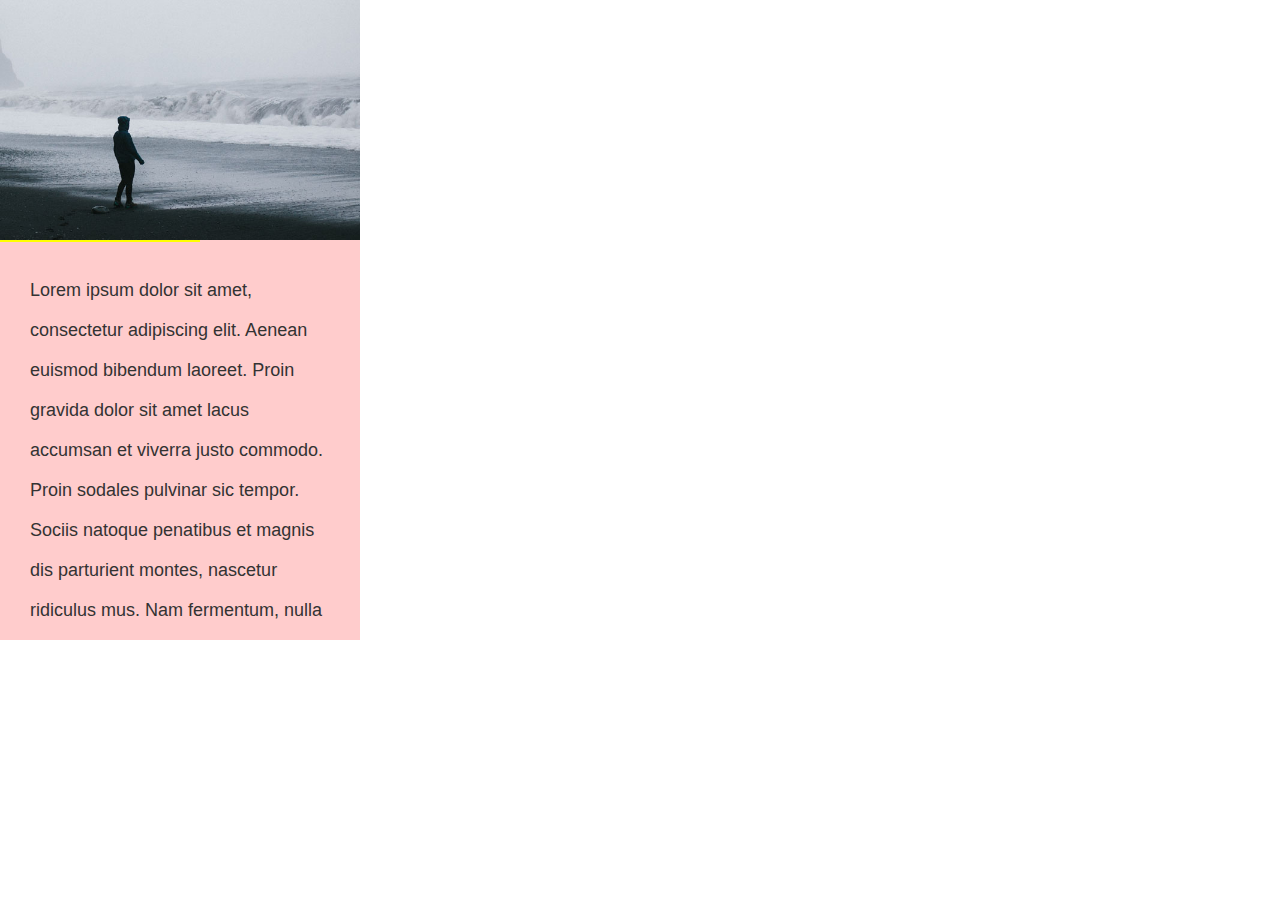
<file: 测试1.html>
﻿<!DOCTYPE html>
<html>
  <head>
    <title>测试1</title>
    <meta http-equiv="X-UA-Compatible" content="IE=edge"/>
    <meta http-equiv="content-type" content="text/html; charset=utf-8"/>
    <meta name="viewport" content="width=device-width, initial-scale=1.0, user-scalable=no"/>
    <meta name="apple-mobile-web-app-capable" content="yes"/>
    <link href="resources/css/jquery-ui-themes.css" type="text/css" rel="stylesheet"/>
    <link href="resources/css/axure_rp_page.css" type="text/css" rel="stylesheet"/>
    <link href="data/styles.css" type="text/css" rel="stylesheet"/>
    <link href="files/测试1/styles.css" type="text/css" rel="stylesheet"/>
    <script src="resources/scripts/jquery-1.7.1.min.js"></script>
    <script src="resources/scripts/jquery-ui-1.8.10.custom.min.js"></script>
    <script src="resources/scripts/prototypePre.js"></script>
    <script src="data/document.js"></script>
    <script src="resources/scripts/prototypePost.js"></script>
    <script src="files/测试1/data.js"></script>
    <script type="text/javascript">
      $axure.utils.getTransparentGifPath = function() { return 'resources/images/transparent.gif'; };
      $axure.utils.getOtherPath = function() { return 'resources/Other.html'; };
      $axure.utils.getReloadPath = function() { return 'resources/reload.html'; };
    </script>
  </head>
  <body>
    <div id="base" class="">

      <!-- 内容 (动态面板) -->
      <div id="u724" class="ax_default" data-label="内容">
        <div id="u724_state0" class="panel_state" data-label="State1" style="">
          <div id="u724_state0_content" class="panel_state_content">

            <!-- 滚动区域 (动态面板) -->
            <div id="u725" class="ax_default" data-label="滚动区域">
              <div id="u725_state0" class="panel_state" data-label="State1" style="">
                <div id="u725_state0_content" class="panel_state_content">

                  <!-- 头图 (动态面板) -->
                  <div id="u726" class="ax_default" data-label="头图">
                    <div id="u726_state0" class="panel_state" data-label="State1" style="">
                      <div id="u726_state0_content" class="panel_state_content">
                      </div>
                    </div>
                  </div>

                  <!-- 拖拽区域 (动态面板) -->
                  <div id="u727" class="ax_default" data-label="拖拽区域">
                    <div id="u727_state0" class="panel_state" data-label="State1" style="">
                      <div id="u727_state0_content" class="panel_state_content">

                        <!-- Unnamed (水平线) -->
                        <div id="u728" class="ax_default line">
                          <img id="u728_img" class="img " src="images/测试1/u728.png"/>
                        </div>

                        <!-- Unnamed (矩形) -->
                        <div id="u729" class="ax_default _文本段落">
                          <div id="u729_div" class=""></div>
                          <div id="u729_text" class="text ">
                            <p><span>Lorem ipsum dolor sit amet, consectetur adipiscing elit. Aenean euismod bibendum laoreet. Proin gravida dolor sit amet lacus accumsan et viverra justo commodo. Proin sodales pulvinar sic tempor. Sociis natoque penatibus et magnis dis parturient montes, nascetur ridiculus mus. Nam fermentum, nulla luctus pharetra vulputate, felis tellus mollis orci, sed rhoncus pronin sapien nunc accuan eget.Lorem ipsum dolor sit amet, consectetur adipiscing elit. Aenean euismod bibendum laoreet. Proin gravida dolor sit amet lacus accumsan et viverra justo commodo. Proin sodales pulvinar sic tempor. Sociis natoque penatibus et magnis dis parturient montes, nascetur ridiculus mus. Nam fermentum, nulla luctus pharetra vulputate, felis tellus mollis orci, sed rhoncus pronin sapien nunc accuan eget.</span></p>
                          </div>
                        </div>
                      </div>
                    </div>
                  </div>
                </div>
              </div>
            </div>
          </div>
        </div>
      </div>
    </div>
  </body>
</html>
</file>
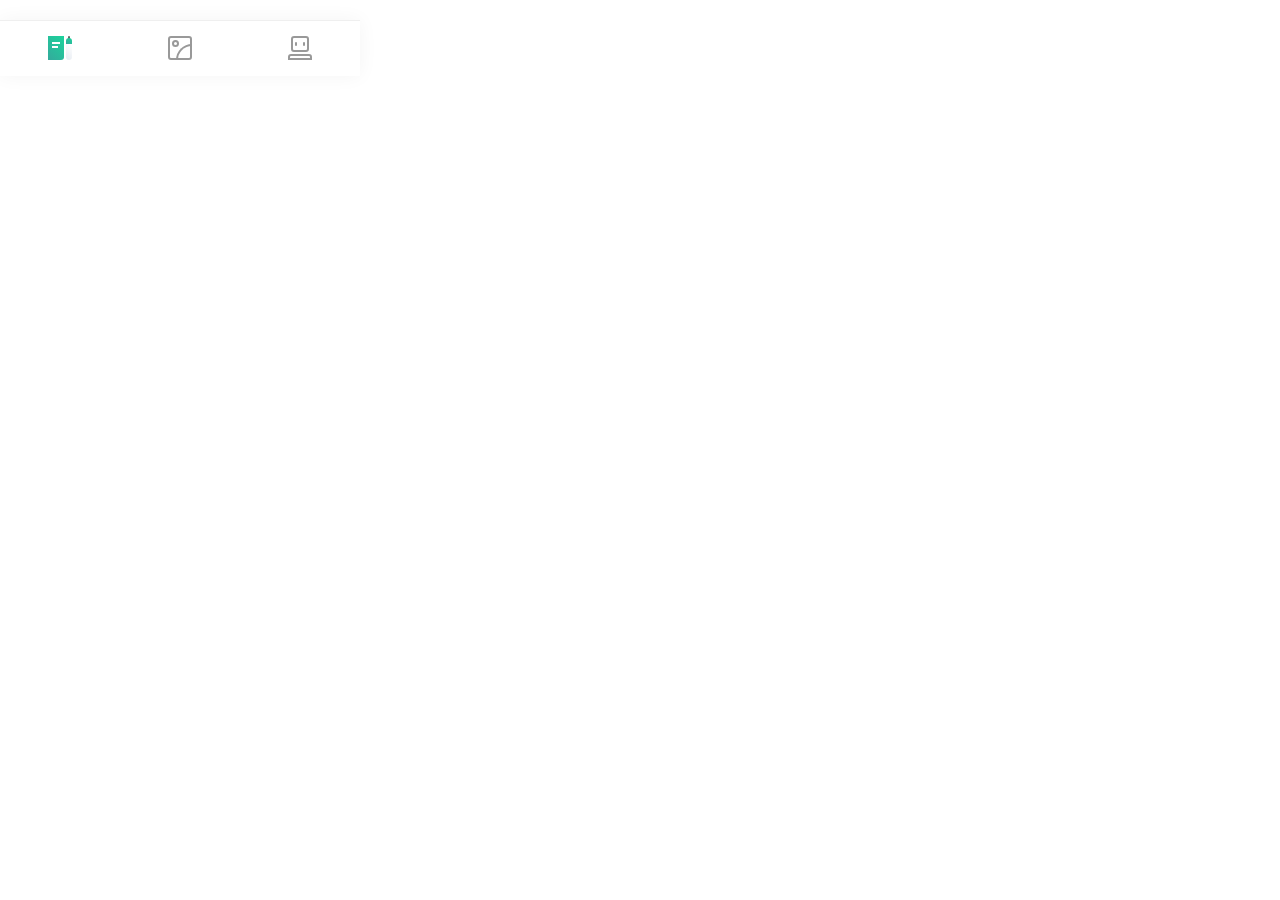
<file: 测试2.html>
﻿<!DOCTYPE html>
<html>
  <head>
    <title>测试2</title>
    <meta http-equiv="X-UA-Compatible" content="IE=edge"/>
    <meta http-equiv="content-type" content="text/html; charset=utf-8"/>
    <meta name="viewport" content="width=device-width, initial-scale=1.0, user-scalable=no"/>
    <meta name="apple-mobile-web-app-capable" content="yes"/>
    <link href="resources/css/jquery-ui-themes.css" type="text/css" rel="stylesheet"/>
    <link href="resources/css/axure_rp_page.css" type="text/css" rel="stylesheet"/>
    <link href="data/styles.css" type="text/css" rel="stylesheet"/>
    <link href="files/测试2/styles.css" type="text/css" rel="stylesheet"/>
    <script src="resources/scripts/jquery-1.7.1.min.js"></script>
    <script src="resources/scripts/jquery-ui-1.8.10.custom.min.js"></script>
    <script src="resources/scripts/prototypePre.js"></script>
    <script src="data/document.js"></script>
    <script src="resources/scripts/prototypePost.js"></script>
    <script src="files/测试2/data.js"></script>
    <script type="text/javascript">
      $axure.utils.getTransparentGifPath = function() { return 'resources/images/transparent.gif'; };
      $axure.utils.getOtherPath = function() { return 'resources/Other.html'; };
      $axure.utils.getReloadPath = function() { return 'resources/reload.html'; };
    </script>
  </head>
  <body>
    <div id="base" class="">

      <!-- 菜单栏 (动态面板) -->
      <div id="u730" class="ax_default" data-label="菜单栏">
        <div id="u730_state0" class="panel_state" data-label="State1" style="">
          <div id="u730_state0_content" class="panel_state_content">

            <!-- 菜单栏背景 (矩形) -->
            <div id="u731" class="ax_default box_2" data-label="菜单栏背景">
              <div id="u731_div" class=""></div>
            </div>

            <!-- Unnamed (矩形) -->
            <div id="u732" class="ax_default box_2">
              <div id="u732_div" class=""></div>
            </div>

            <!-- Unnamed (矩形) -->
            <div id="u733" class="ax_default box_2">
              <div id="u733_div" class=""></div>
            </div>

            <!-- Unnamed (矩形) -->
            <div id="u734" class="ax_default box_2">
              <div id="u734_div" class=""></div>
            </div>

            <!-- 我 (动态面板) -->
            <div id="u735" class="ax_default" data-label="我">
              <div id="u735_state0" class="panel_state" data-label="State1" style="">
                <div id="u735_state0_content" class="panel_state_content">

                  <!-- Unnamed (矩形) -->
                  <div id="u736" class="ax_default box_2">
                    <div id="u736_div" class=""></div>
                  </div>

                  <!-- 机器未选中 (组 合) -->
                  <div id="u737" class="ax_default" data-label="机器未选中" data-left="16" data-top="16" data-width="24" data-height="24">

                    <!-- 头1 (矩形) -->
                    <div id="u738" class="ax_default box_1" data-label="头1">
                      <div id="u738_div" class=""></div>
                    </div>

                    <!-- 身1 (矩形) -->
                    <div id="u739" class="ax_default box_1" data-label="身1">
                      <div id="u739_div" class=""></div>
                    </div>

                    <!-- 眼睛 (组 合) -->
                    <div id="u740" class="ax_default" data-label="眼睛" data-left="23" data-top="22" data-width="10" data-height="4">

                      <!-- 左眼1 (矩形) -->
                      <div id="u741" class="ax_default box_1" data-label="左眼1">
                        <div id="u741_div" class=""></div>
                      </div>

                      <!-- 右眼1 (矩形) -->
                      <div id="u742" class="ax_default box_1" data-label="右眼1">
                        <div id="u742_div" class=""></div>
                      </div>
                    </div>
                  </div>
                </div>
              </div>
              <div id="u735_state1" class="panel_state" data-label="State2" style="visibility: hidden;">
                <div id="u735_state1_content" class="panel_state_content">

                  <!-- Unnamed (矩形) -->
                  <div id="u743" class="ax_default box_2">
                    <div id="u743_div" class=""></div>
                  </div>

                  <!-- 头2 (矩形) -->
                  <div id="u744" class="ax_default box_1" data-label="头2">
                    <div id="u744_div" class=""></div>
                  </div>

                  <!-- 身2 (矩形) -->
                  <div id="u745" class="ax_default box_1" data-label="身2">
                    <div id="u745_div" class=""></div>
                  </div>

                  <!-- 左眼2 (矩形) -->
                  <div id="u746" class="ax_default box_1" data-label="左眼2">
                    <div id="u746_div" class=""></div>
                  </div>

                  <!-- 右眼2 (矩形) -->
                  <div id="u747" class="ax_default box_1" data-label="右眼2">
                    <div id="u747_div" class=""></div>
                  </div>

                  <!-- 嘴巴2 (矩形) -->
                  <div id="u748" class="ax_default box_1" data-label="嘴巴2">
                    <div id="u748_div" class=""></div>
                  </div>

                  <!-- 我选中动画 (热区) -->
                  <div id="u749" class="ax_default ax_default_hidden" data-label="我选中动画" style="display:none; visibility: hidden">
                  </div>

                  <!-- 我还原动画 (热区) -->
                  <div id="u750" class="ax_default ax_default_hidden" data-label="我还原动画" style="display:none; visibility: hidden">
                  </div>
                </div>
              </div>
            </div>

            <!-- 作品 (动态面板) -->
            <div id="u751" class="ax_default" data-label="作品">
              <div id="u751_state0" class="panel_state" data-label="State1" style="">
                <div id="u751_state0_content" class="panel_state_content">

                  <!-- Unnamed (矩形) -->
                  <div id="u752" class="ax_default box_2">
                    <div id="u752_div" class=""></div>
                  </div>

                  <!-- Unnamed (组 合) -->
                  <div id="u753" class="ax_default" data-left="16" data-top="16" data-width="24" data-height="24">

                    <!-- 框1 (矩形) -->
                    <div id="u754" class="ax_default box_1" data-label="框1">
                      <div id="u754_div" class=""></div>
                    </div>

                    <!-- 太阳1 (矩形) -->
                    <div id="u755" class="ax_default box_1" data-label="太阳1">
                      <div id="u755_div" class=""></div>
                    </div>

                    <!-- 山1 (矩形) -->
                    <div id="u756" class="ax_default box_1" data-label="山1">
                      <div id="u756_div" class=""></div>
                    </div>
                  </div>
                </div>
              </div>
              <div id="u751_state1" class="panel_state" data-label="State2" style="visibility: hidden;">
                <div id="u751_state1_content" class="panel_state_content">

                  <!-- Unnamed (矩形) -->
                  <div id="u757" class="ax_default box_2">
                    <div id="u757_div" class=""></div>
                  </div>

                  <!-- 框2 (矩形) -->
                  <div id="u758" class="ax_default box_1" data-label="框2">
                    <div id="u758_div" class=""></div>
                  </div>

                  <!-- 山2 (矩形) -->
                  <div id="u759" class="ax_default box_1" data-label="山2">
                    <div id="u759_div" class=""></div>
                  </div>

                  <!-- 太阳2 (矩形) -->
                  <div id="u760" class="ax_default box_1" data-label="太阳2">
                    <div id="u760_div" class=""></div>
                  </div>

                  <!-- 作品选中动画 (热区) -->
                  <div id="u761" class="ax_default ax_default_hidden" data-label="作品选中动画" style="display:none; visibility: hidden">
                  </div>

                  <!-- 作品还原动画 (热区) -->
                  <div id="u762" class="ax_default ax_default_hidden" data-label="作品还原动画" style="display:none; visibility: hidden">
                  </div>
                </div>
              </div>
            </div>

            <!-- 文章 (动态面板) -->
            <div id="u763" class="ax_default" data-label="文章">
              <div id="u763_state0" class="panel_state" data-label="默认" style="">
                <div id="u763_state0_content" class="panel_state_content">

                  <!-- Unnamed (矩形) -->
                  <div id="u764" class="ax_default box_2">
                    <div id="u764_div" class=""></div>
                  </div>

                  <!-- Unnamed (组 合) -->
                  <div id="u765" class="ax_default" data-left="16" data-top="16" data-width="24" data-height="24">

                    <!-- 本子1 (矩形) -->
                    <div id="u766" class="ax_default box_1" data-label="本子1">
                      <div id="u766_div" class=""></div>
                    </div>

                    <!-- 笔 (组 合) -->
                    <div id="u767" class="ax_default" data-label="笔" data-left="34" data-top="16" data-width="6" data-height="24">

                      <!-- 笔尖1 (矩形) -->
                      <div id="u768" class="ax_default box_3" data-label="笔尖1">
                        <div id="u768_div" class=""></div>
                      </div>

                      <!-- 笔身2 (矩形) -->
                      <div id="u769" class="ax_default box_1" data-label="笔身2">
                        <div id="u769_div" class=""></div>
                      </div>

                      <!-- 笔身2 (矩形) -->
                      <div id="u770" class="ax_default box_1" data-label="笔身2">
                        <div id="u770_div" class=""></div>
                      </div>
                    </div>

                    <!-- 横1 (矩形) -->
                    <div id="u771" class="ax_default box_3" data-label="横1">
                      <div id="u771_div" class=""></div>
                    </div>

                    <!-- 横短1 (矩形) -->
                    <div id="u772" class="ax_default box_3" data-label="横短1">
                      <div id="u772_div" class=""></div>
                    </div>
                  </div>
                </div>
              </div>
              <div id="u763_state1" class="panel_state" data-label="State1" style="visibility: hidden;">
                <div id="u763_state1_content" class="panel_state_content">

                  <!-- Unnamed (矩形) -->
                  <div id="u773" class="ax_default box_2">
                    <div id="u773_div" class=""></div>
                  </div>

                  <!-- Unnamed (组 合) -->
                  <div id="u774" class="ax_default" data-left="16" data-top="16" data-width="24" data-height="24">

                    <!-- 本子1 (矩形) -->
                    <div id="u775" class="ax_default box_1" data-label="本子1">
                      <div id="u775_div" class=""></div>
                    </div>

                    <!-- 笔 (组 合) -->
                    <div id="u776" class="ax_default" data-label="笔" data-left="34" data-top="16" data-width="6" data-height="24">

                      <!-- 笔身1 (矩形) -->
                      <div id="u777" class="ax_default box_1" data-label="笔身1">
                        <div id="u777_div" class=""></div>
                      </div>

                      <!-- 笔尖1 (矩形) -->
                      <div id="u778" class="ax_default box_3" data-label="笔尖1">
                        <div id="u778_div" class=""></div>
                      </div>
                    </div>

                    <!-- 横1 (矩形) -->
                    <div id="u779" class="ax_default box_3" data-label="横1">
                      <div id="u779_div" class=""></div>
                    </div>

                    <!-- 横短1 (矩形) -->
                    <div id="u780" class="ax_default box_3" data-label="横短1">
                      <div id="u780_div" class=""></div>
                    </div>
                  </div>
                </div>
              </div>
              <div id="u763_state2" class="panel_state" data-label="State2" style="visibility: hidden;">
                <div id="u763_state2_content" class="panel_state_content">

                  <!-- Unnamed (矩形) -->
                  <div id="u781" class="ax_default box_2">
                    <div id="u781_div" class=""></div>
                  </div>

                  <!-- 本子2 (矩形) -->
                  <div id="u782" class="ax_default box_1" data-label="本子2">
                    <div id="u782_div" class=""></div>
                  </div>

                  <!-- 笔身2 (矩形) -->
                  <div id="u783" class="ax_default box_1" data-label="笔身2">
                    <div id="u783_div" class=""></div>
                  </div>

                  <!-- 笔尖2 (矩形) -->
                  <div id="u784" class="ax_default box_3" data-label="笔尖2">
                    <div id="u784_div" class=""></div>
                  </div>

                  <!-- 笔身2 (矩形) -->
                  <div id="u785" class="ax_default box_1" data-label="笔身2">
                    <div id="u785_div" class=""></div>
                  </div>

                  <!-- 横2 (矩形) -->
                  <div id="u786" class="ax_default box_3" data-label="横2">
                    <div id="u786_div" class=""></div>
                  </div>

                  <!-- 横短2 (矩形) -->
                  <div id="u787" class="ax_default box_3" data-label="横短2">
                    <div id="u787_div" class=""></div>
                  </div>

                  <!-- 文章选中动画 (热区) -->
                  <div id="u788" class="ax_default ax_default_hidden" data-label="文章选中动画" style="display:none; visibility: hidden">
                  </div>

                  <!-- 文章还原动画 (热区) -->
                  <div id="u789" class="ax_default ax_default_hidden" data-label="文章还原动画" style="display:none; visibility: hidden">
                  </div>
                </div>
              </div>
            </div>

            <!-- 选中菜单1 (热区) -->
            <div id="u790" class="ax_default ax_default_hidden" data-label="选中菜单1" style="display:none; visibility: hidden">
            </div>

            <!-- 选中菜单2 (热区) -->
            <div id="u791" class="ax_default ax_default_hidden" data-label="选中菜单2" style="display:none; visibility: hidden">
            </div>

            <!-- 选中菜单3 (热区) -->
            <div id="u792" class="ax_default ax_default_hidden" data-label="选中菜单3" style="display:none; visibility: hidden">
            </div>

            <!-- 菜单栏布局控制 (热区) -->
            <div id="u793" class="ax_default ax_default_hidden" data-label="菜单栏布局控制" style="display:none; visibility: hidden">
            </div>
          </div>
        </div>
      </div>
    </div>
  </body>
</html>
</file>
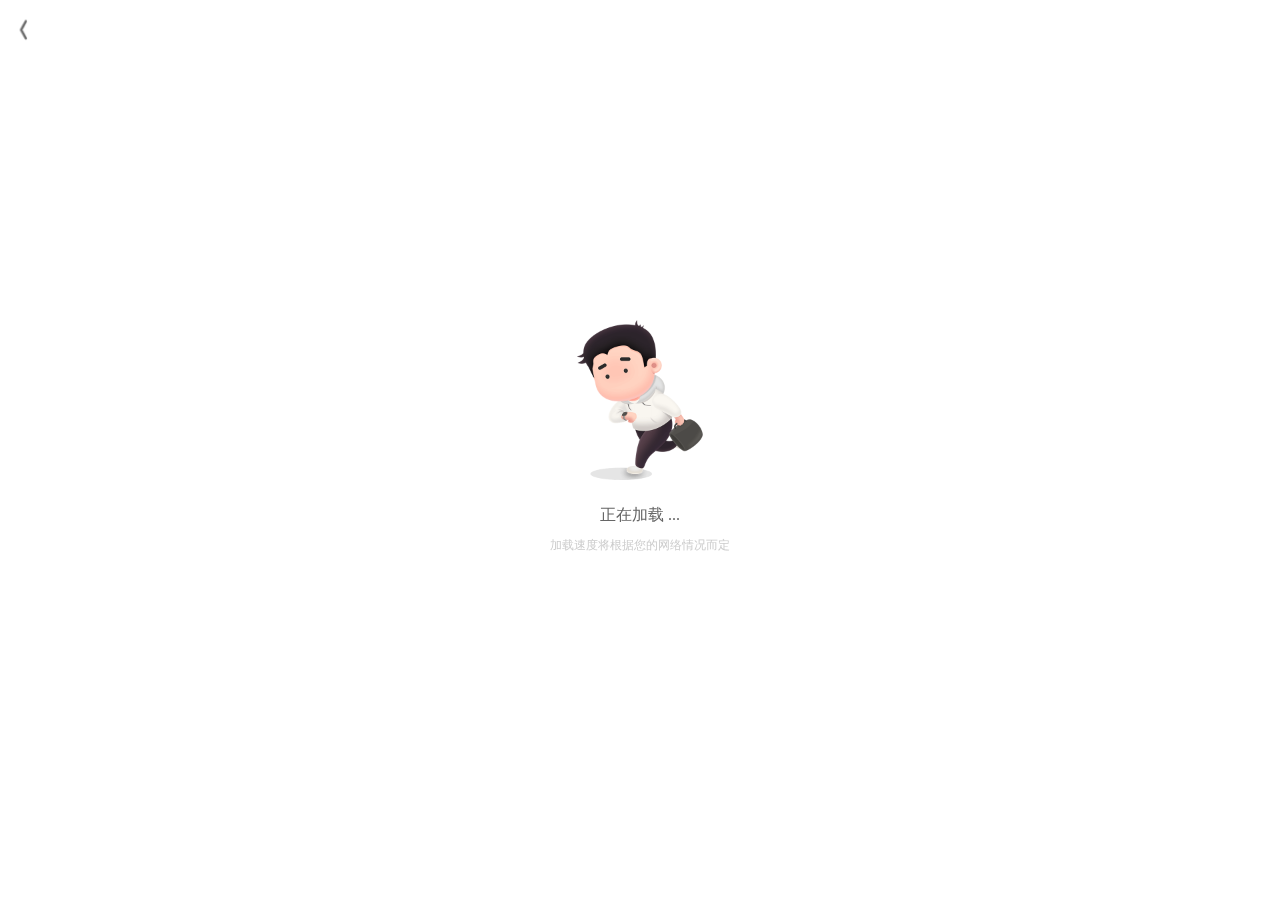
<file: 空白页.html>
﻿<!DOCTYPE html>
<html>
  <head>
    <title>空白页</title>
    <meta http-equiv="X-UA-Compatible" content="IE=edge"/>
    <meta http-equiv="content-type" content="text/html; charset=utf-8"/>
    <meta name="viewport" content="width=device-width, initial-scale=1.0, user-scalable=no"/>
    <meta name="apple-mobile-web-app-capable" content="yes"/>
    <link href="resources/css/jquery-ui-themes.css" type="text/css" rel="stylesheet"/>
    <link href="resources/css/axure_rp_page.css" type="text/css" rel="stylesheet"/>
    <link href="data/styles.css" type="text/css" rel="stylesheet"/>
    <link href="files/空白页/styles.css" type="text/css" rel="stylesheet"/>
    <script src="resources/scripts/jquery-1.7.1.min.js"></script>
    <script src="resources/scripts/jquery-ui-1.8.10.custom.min.js"></script>
    <script src="resources/scripts/prototypePre.js"></script>
    <script src="data/document.js"></script>
    <script src="resources/scripts/prototypePost.js"></script>
    <script src="files/空白页/data.js"></script>
    <script type="text/javascript">
      $axure.utils.getTransparentGifPath = function() { return 'resources/images/transparent.gif'; };
      $axure.utils.getOtherPath = function() { return 'resources/Other.html'; };
      $axure.utils.getReloadPath = function() { return 'resources/reload.html'; };
    </script>
  </head>
  <body>
    <div id="base" class="">

      <!-- 正在加载 (动态面板) -->
      <div id="u1332" class="ax_default" data-label="正在加载">
        <div id="u1332_state0" class="panel_state" data-label="State1" style="">
          <div id="u1332_state0_content" class="panel_state_content">

            <!-- Unnamed (矩形) -->
            <div id="u1333" class="ax_default box_2">
              <div id="u1333_div" class=""></div>
              <div id="u1333_text" class="text ">
                <p style="font-size:16px;"><span style="color:#666666;">正在加载 ...</span></p><p style="font-size:12px;"><span style="color:#CCCCCC;">加载速度将根据您的网络情况而定</span></p>
              </div>
            </div>

            <!-- Unnamed (图片) -->
            <div id="u1334" class="ax_default image">
              <img id="u1334_img" class="img " src="images/空白页/u1334.png"/>
            </div>
          </div>
        </div>
      </div>

      <!-- 返回（关闭） (动态面板) -->
      <div id="u1335" class="ax_default" data-label="返回（关闭）">
        <div id="u1335_state0" class="panel_state" data-label="黑色" style="">
          <div id="u1335_state0_content" class="panel_state_content">

            <!-- Unnamed (返回黑) -->

            <!-- Unnamed (矩形) -->
            <div id="u1337" class="ax_default box_2">
              <div id="u1337_div" class=""></div>
            </div>

            <!-- Unnamed (图片) -->
            <div id="u1338" class="ax_default image">
              <img id="u1338_img" class="img " src="images/产品设计0到1/u161.png"/>
            </div>
          </div>
        </div>
        <div id="u1335_state1" class="panel_state" data-label="白色" style="visibility: hidden;">
          <div id="u1335_state1_content" class="panel_state_content">

            <!-- Unnamed (返回白) -->

            <!-- Unnamed (矩形) -->
            <div id="u1340" class="ax_default box_2">
              <div id="u1340_div" class=""></div>
            </div>

            <!-- Unnamed (图片) -->
            <div id="u1341" class="ax_default image">
              <img id="u1341_img" class="img " src="images/产品设计0到1/u158.png"/>
            </div>
          </div>
        </div>
      </div>
    </div>
  </body>
</html>
</file>
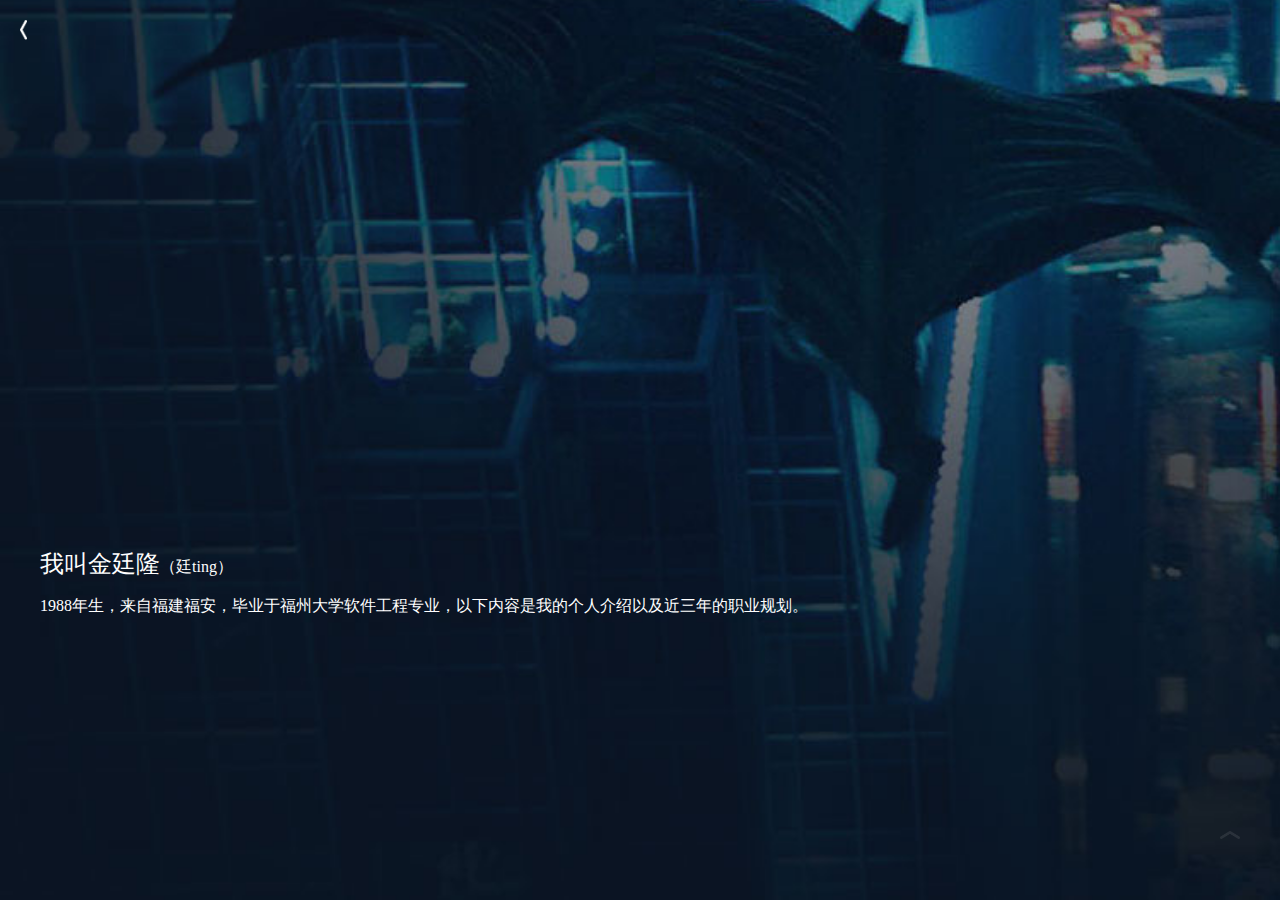
<file: 自述.html>
﻿<!DOCTYPE html>
<html>
  <head>
    <title>自述</title>
    <meta http-equiv="X-UA-Compatible" content="IE=edge"/>
    <meta http-equiv="content-type" content="text/html; charset=utf-8"/>
    <meta name="viewport" content="width=device-width, initial-scale=1.0, user-scalable=no"/>
    <meta name="apple-mobile-web-app-capable" content="yes"/>
    <link href="resources/css/jquery-ui-themes.css" type="text/css" rel="stylesheet"/>
    <link href="resources/css/axure_rp_page.css" type="text/css" rel="stylesheet"/>
    <link href="data/styles.css" type="text/css" rel="stylesheet"/>
    <link href="files/自述/styles.css" type="text/css" rel="stylesheet"/>
    <script src="resources/scripts/jquery-1.7.1.min.js"></script>
    <script src="resources/scripts/jquery-ui-1.8.10.custom.min.js"></script>
    <script src="resources/scripts/prototypePre.js"></script>
    <script src="data/document.js"></script>
    <script src="resources/scripts/prototypePost.js"></script>
    <script src="files/自述/data.js"></script>
    <script type="text/javascript">
      $axure.utils.getTransparentGifPath = function() { return 'resources/images/transparent.gif'; };
      $axure.utils.getOtherPath = function() { return 'resources/Other.html'; };
      $axure.utils.getReloadPath = function() { return 'resources/reload.html'; };
    </script>
  </head>
  <body>
    <div id="base" class="">

      <!-- 内容 (动态面板) -->
      <div id="u1480" class="ax_default" data-label="内容">
        <div id="u1480_state0" class="panel_state" data-label="State1" style="">
          <div id="u1480_state0_content" class="panel_state_content">

            <!-- 大图 (动态面板) -->
            <div id="u1481" class="ax_default" data-label="大图">
              <div id="u1481_state0" class="panel_state" data-label="State1" style="">
                <div id="u1481_state0_content" class="panel_state_content">

                  <!-- 封面文字 (动态面板) -->
                  <div id="u1482" class="ax_default" data-label="封面文字">
                    <div id="u1482_state0" class="panel_state" data-label="State1" style="">
                      <div id="u1482_state0_content" class="panel_state_content">

                        <!-- 文字 (矩形) -->
                        <div id="u1483" class="ax_default box_2" data-label="文字">
                          <div id="u1483_div" class=""></div>
                          <div id="u1483_text" class="text ">
                            <p style="font-size:24px;line-height:48px;"><span>我叫金廷隆</span><span style="font-size:16px;">（廷ting）</span></p><p style="font-size:16px;line-height:30px;"><span>1988年生，来自福建福安，毕业于福州大学软件工程专业，以下内容是我的个人介绍以及近三年的职业规划。</span></p>
                          </div>
                        </div>
                      </div>
                    </div>
                    <div id="u1482_state1" class="panel_state" data-label="State2" style="visibility: hidden;">
                      <div id="u1482_state1_content" class="panel_state_content">

                        <!-- 标题 (矩形) -->
                        <div id="u1484" class="ax_default box_2" data-label="标题">
                          <div id="u1484_div" class=""></div>
                          <div id="u1484_text" class="text ">
                            <p><span>金廷隆-个人自述</span></p>
                          </div>
                        </div>
                      </div>
                    </div>
                  </div>
                </div>
              </div>
            </div>

            <!-- 滚动 (动态面板) -->
            <div id="u1485" class="ax_default ax_default_hidden" data-label="滚动" style="display:none; visibility: hidden">
              <div id="u1485_state0" class="panel_state" data-label="State1" style="">
                <div id="u1485_state0_content" class="panel_state_content">

                  <!-- 长文字 (矩形) -->
                  <div id="u1486" class="ax_default box_2" data-label="长文字">
                    <div id="u1486_div" class=""></div>
                    <div id="u1486_text" class="text ">
                      <p><span>&nbsp;&nbsp;&nbsp; 金城武（Takeshi Kaneshiro）中日混血 [1-2]&nbsp; ，1973年10月11日出生于台湾台北市， [3]&nbsp; 演员、歌手 [4]&nbsp; 。</span></p><p><span>&nbsp;&nbsp;&nbsp; 15岁时因拍摄广告而进入演艺圈。1992年录制第一张个人大碟，其后相继发行十余张专辑。1994年金城武出演王家卫的电影《重庆森林》《堕落天使》涉足影坛 [5]&nbsp; 。1998年，金城武将演艺重心转向日本，凭借日剧《神啊！请多给我一点时间》获得日本第18届日剧学院赏最佳男主角。同年出演电影《不夜城》获得第41届日本电影蓝丝带奖最佳男主角提名，其后先后相继主演张艾嘉的《心动》、叶锦鸿的《薰衣草》、杜琪峰的《向左走向右走》等电影。2004年，金城武首次与内地导演合作出演张艺谋的电影《十面埋伏》 [6]&nbsp; 。其后又相继出演陈可辛的《如果.爱》《投名状》《武侠》，刘伟强的《伤城》，吴宇森的《赤壁》《太平轮》。2015年，接拍由王家卫监制的电影《摆渡人》 [7]&nbsp; ，获得第54届台湾金马奖最佳男主角提名，2016年，主演陈可辛执导的爱情片《喜欢你》 [8]&nbsp; 2017年，主演麦浚龙执导的警匪片《风林火山》 [9]&nbsp; 。</span></p><p><span>&nbsp;</span></p>
                    </div>
                  </div>
                </div>
              </div>
            </div>

            <!-- 底部白色遮罩 (动态面板) -->
            <div id="u1487" class="ax_default" data-label="底部白色遮罩">
              <div id="u1487_state0" class="panel_state" data-label="State1" style="">
                <div id="u1487_state0_content" class="panel_state_content">

                  <!-- 白色渐变 (矩形) -->
                  <div id="u1488" class="ax_default box_2" data-label="白色渐变">
                    <img id="u1488_img" class="img " src="images/金廷隆_个人简历/白色渐变_u398.png"/>
                  </div>
                </div>
              </div>
            </div>

            <!-- 滑动提示 (动态面板) -->
            <div id="u1489" class="ax_default" data-label="滑动提示">
              <div id="u1489_state0" class="panel_state" data-label="State1" style="">
                <div id="u1489_state0_content" class="panel_state_content">

                  <!-- control (热区) -->
                  <div id="u1490" class="ax_default ax_default_hidden" data-label="control" style="display:none; visibility: hidden">
                  </div>

                  <!-- 箭头 (图片) -->
                  <div id="u1491" class="ax_default image" data-label="箭头">
                    <img id="u1491_img" class="img " src="images/金廷隆_个人简历/箭头_u401.png"/>
                  </div>
                </div>
              </div>
            </div>
          </div>
        </div>
      </div>

      <!-- 返回 (动态面板) -->
      <div id="u1492" class="ax_default" data-label="返回">
        <div id="u1492_state0" class="panel_state" data-label="白色" style="">
          <div id="u1492_state0_content" class="panel_state_content">

            <!-- Unnamed (返回白) -->

            <!-- Unnamed (矩形) -->
            <div id="u1494" class="ax_default box_2">
              <div id="u1494_div" class=""></div>
            </div>

            <!-- Unnamed (图片) -->
            <div id="u1495" class="ax_default image">
              <img id="u1495_img" class="img " src="images/金廷隆_个人简历/u446.png"/>
            </div>
          </div>
        </div>
        <div id="u1492_state1" class="panel_state" data-label="黑色" style="visibility: hidden;">
          <div id="u1492_state1_content" class="panel_state_content">

            <!-- Unnamed (返回黑) -->

            <!-- Unnamed (矩形) -->
            <div id="u1497" class="ax_default box_2">
              <div id="u1497_div" class=""></div>
            </div>

            <!-- Unnamed (图片) -->
            <div id="u1498" class="ax_default image">
              <img id="u1498_img" class="img " src="images/金廷隆_个人简历/u449.png"/>
            </div>
          </div>
        </div>
      </div>

      <!-- 自述页布局控制 (热区) -->
      <div id="u1499" class="ax_default ax_default_hidden" data-label="自述页布局控制" style="display:none; visibility: hidden">
      </div>
    </div>
  </body>
</html>
</file>
<file: resources/css/axure_rp_page.css>
﻿/* so the window resize fires within a frame in IE7 */
html, body {
    height: 100%;
}

a {
    color: inherit;
}

p {
    margin: 0px;
    text-rendering: optimizeLegibility;
    font-feature-settings: "kern" 1;
    -webkit-font-feature-settings: "kern";
    -moz-font-feature-settings: "kern";
    -moz-font-feature-settings: "kern=1";
    font-kerning: normal;
}

iframe {
    background: #FFFFFF;
}

/* to match IE with C, FF */
input {
    padding: 1px 0px 1px 0px;
    box-sizing: border-box;
    -moz-box-sizing: border-box;
}

textarea {
    margin: 0px;
    box-sizing: border-box;
    -moz-box-sizing: border-box;
}

div.intcases {
    font-family: arial; 
    font-size: 12px;
    text-align:left; 
    border:1px solid #AAA; 
    background:#FFF none repeat scroll 0% 0%; 
    z-index:9999; 
    visibility:hidden; 
    position:absolute;
    padding: 0px;
    border-radius: 3px;
    white-space: nowrap;
}

div.intcaselink {
    cursor: pointer;
    padding: 3px 8px 3px 8px;
    margin: 5px;
    background:#EEE none repeat scroll 0% 0%; 
    border:1px solid #AAA;
    border-radius: 3px;
}

div.refpageimage {
    position: absolute;
    left: 0px;
    top: 0px;
    font-size: 0px;
    width: 16px;
    height: 16px;
    cursor: pointer;
    background-image: url(images/newwindow.gif);
    background-repeat: no-repeat;
}

div.annnoteimage {
    position: absolute;
    left: 0px;
    top: 0px;
    font-size: 0px;
    /*width: 16px;
    height: 12px;*/
    cursor: help;
    /*background-image: url(images/note.gif);*/
    /*background-repeat: no-repeat;*/
    width: 13px;
    height: 12px;
    padding-top: 1px;
    text-align: center;
    background-color: #138CDD;
    -moz-box-shadow: 1px 1px 3px #aaa;
    -webkit-box-shadow: 1px 1px 3px #aaa;
    box-shadow: 1px 1px 3px #aaa;
}

div.annnoteline {
    display: inline-block;
    width: 9px;
    height: 1px;
    border-bottom: 1px solid white;
    margin-top: 1px;
}

div.annnotelabel {
    position: absolute;
    left: 0px;
    top: 0px;
    font-family: Helvetica,Arial;
    font-size: 10px;
    /*border: 1px solid rgb(166,221,242);*/
    cursor: help;
    /*background:rgb(0,157,217) none repeat scroll 0% 0%;*/ 
    padding: 1px 3px 1px 3px;
    white-space: nowrap;
    color: white;
    
    background-color: #138CDD;
    -moz-box-shadow: 1px 1px 3px #aaa;
    -webkit-box-shadow: 1px 1px 3px #aaa;
    box-shadow: 1px 1px 3px #aaa;
}

.annotation {
    font-size: 12px;
    padding-left: 2px;
    margin-bottom: 5px;
}

.annotationName {
    /*font-size: 13px;
    font-weight: bold;
    margin-bottom: 3px;
    white-space: nowrap;*/

    font-family: 'Trebuchet MS';
    font-size: 14px;
    font-weight: bold;
    margin-bottom: 5px;
    white-space: nowrap;
}

.annotationValue {
    font-family: Arial, Helvetica, Sans-Serif;
    font-size: 12px;
    color: #4a4a4a;
    line-height: 21px;
    margin-bottom: 20px;
}

.noteLink {
    text-decoration: inherit;
    color: inherit;
}

.noteLink:hover {
    background-color: white;
}

/* this is a fix for the issue where dialogs jump around and takes the text-align from the body */
.dialogFix {
    position:absolute;
    text-align:left;
    border: 1px solid #8f949a;
}


@keyframes pulsate {
  from {
    box-shadow: 0 0 10px #15d6ba;
  }
  to {
    box-shadow: 0 0 20px #15d6ba;
  }
}

@-webkit-keyframes pulsate {
  from {
    -webkit-box-shadow: 0 0 10px #15d6ba;
    box-shadow: 0 0 10px #15d6ba;
  }
  to {
    -webkit-box-shadow: 0 0 20px #15d6ba;
    box-shadow: 0 0 20px #15d6ba;
  }
}
 
@-moz-keyframes pulsate {
  from {
    -moz-box-shadow: 0 0 10px #15d6ba;
    box-shadow: 0 0 10px #15d6ba;
  }
  to {
    -moz-box-shadow: 0 0 20px #15d6ba;
    box-shadow: 0 0 20px #15d6ba;
  }
}

.legacyPulsateBorder {
    /*border: 5px solid #15d6ba;
    margin: -5px;*/
    -moz-box-shadow: 0 0 10px 3px #15d6ba;
    box-shadow: 0 0 10px 3px #15d6ba;
}

.pulsateBorder {
  animation-name: pulsate;
  animation-timing-function: ease-in-out;
  animation-duration: 0.9s;
  animation-iteration-count: infinite;
  animation-direction: alternate;
  
  -webkit-animation-name: pulsate;
  -webkit-animation-timing-function: ease-in-out;
  -webkit-animation-duration: 0.9s;
  -webkit-animation-iteration-count: infinite;
  -webkit-animation-direction: alternate;

  -moz-animation-name: pulsate;
  -moz-animation-timing-function: ease-in-out;
  -moz-animation-duration: 0.9s;
  -moz-animation-iteration-count: infinite;
  -moz-animation-direction: alternate;
}

.ax_default_hidden, .ax_default_unplaced{
    display: none;
    visibility: hidden;
}

.widgetNoteSelected {
    -moz-box-shadow: 0 0 10px 3px #138CDD;
    box-shadow: 0 0 10px 3px #138CDD;
    /*-moz-box-shadow: 0 0 20px #3915d6;
    box-shadow: 0 0 20px #3915d6;*/
    /*border: 3px solid #3915d6;*/
    /*margin: -3px;*/
}


.singleImg {
    display: none;
    visibility: hidden;
}
</file>
<file: data/styles.css>
﻿.ax_default {
  font-family:'Arial Normal', 'Arial';
  font-weight:400;
  font-style:normal;
  font-size:13px;
  color:#333333;
  text-align:center;
  line-height:normal;
}
.box_1 {
}
.box_2 {
}
.box_3 {
}
.ellipse {
}
.image {
}
.placeholder {
}
._一级标题 {
  font-family:'Arial Normal', 'Arial';
  font-weight:bold;
  font-style:normal;
  font-size:32px;
  text-align:left;
}
._二级标题 {
  font-family:'Arial Normal', 'Arial';
  font-weight:bold;
  font-style:normal;
  font-size:24px;
  text-align:left;
}
._三级标题 {
  font-family:'Arial Normal', 'Arial';
  font-weight:bold;
  font-style:normal;
  font-size:18px;
  text-align:left;
}
._四级标题 {
  font-family:'Arial Normal', 'Arial';
  font-weight:bold;
  font-style:normal;
  font-size:14px;
  text-align:left;
}
._五级标题 {
  font-family:'Arial Normal', 'Arial';
  font-weight:bold;
  font-style:normal;
  text-align:left;
}
._六级标题 {
  font-family:'Arial Normal', 'Arial';
  font-weight:bold;
  font-style:normal;
  font-size:10px;
  text-align:left;
}
._文本段落 {
  text-align:left;
}
._文本链接 {
  color:#0000FF;
}
._鼠标悬停文本链接时 {
}
._鼠标按下文本链接时 {
}
.line {
}
._流程形状 {
}
._图片 {
}
.icon {
}
.box_21 {
}
.flow_shape {
}
._连接线 {
}
</file>
<file: files/index/styles.css>
﻿body {
  margin:0px;
  background-image:none;
  position:static;
  left:auto;
  width:360px;
  margin-left:0;
  margin-right:0;
  text-align:left;
}
#base {
  position:absolute;
  z-index:0;
}
#u0 {
  border-width:0px;
  position:absolute;
  left:0px;
  top:0px;
  width:360px;
  height:640px;
  overflow:hidden;
  touch-action:pan-y;
}
#u0_state0 {
  border-width:0px;
  position:absolute;
  left:0px;
  top:0px;
  width:360px;
  height:640px;
  -ms-overflow-x:hidden;
  overflow-x:hidden;
  -ms-overflow-y:hidden;
  overflow-y:hidden;
  background-color:rgba(255, 255, 255, 1);
  background-image:none;
}
#u0_state0_content {
  border-width:0px;
  position:absolute;
  left:0px;
  top:0px;
  width:1px;
  height:1px;
}
#u1 {
  position:fixed;
  left:50%;
  margin-left:-150px;
  top:50%;
  margin-top:-210px;
  width:300px;
  height:420px;
  overflow:hidden;
}
#u1_state0 {
  border-width:0px;
  position:absolute;
  left:0px;
  top:0px;
  width:300px;
  height:420px;
  -ms-overflow-x:hidden;
  overflow-x:hidden;
  -ms-overflow-y:hidden;
  overflow-y:hidden;
  background-image:none;
}
#u1_state0_content {
  border-width:0px;
  position:absolute;
  left:0px;
  top:0px;
  width:1px;
  height:1px;
}
#u2_div {
  border-width:0px;
  position:absolute;
  left:0px;
  top:0px;
  width:240px;
  height:240px;
  background:-webkit-linear-gradient(270deg, rgba(52, 170, 156, 1) 0%, rgba(52, 170, 156, 1) 0%, rgba(28, 211, 155, 1) 100%, rgba(28, 211, 155, 1) 100%);
  background:-moz-linear-gradient(180deg, rgba(52, 170, 156, 1) 0%, rgba(52, 170, 156, 1) 0%, rgba(28, 211, 155, 1) 100%, rgba(28, 211, 155, 1) 100%);
  background:linear-gradient(180deg, rgba(52, 170, 156, 1) 0%, rgba(52, 170, 156, 1) 0%, rgba(28, 211, 155, 1) 100%, rgba(28, 211, 155, 1) 100%);
  border:none;
  border-radius:300px;
  -moz-box-shadow:none;
  -webkit-box-shadow:none;
  box-shadow:none;
}
#u2 {
  border-width:0px;
  position:absolute;
  left:30px;
  top:0px;
  width:240px;
  height:240px;
}
#u2_text {
  border-width:0px;
  position:absolute;
  left:0px;
  top:0px;
  width:0px;
  visibility:hidden;
  word-wrap:break-word;
}
#u3 {
  position:absolute;
  left:75px;
  top:40px;
  visibility:hidden;
}
#u3_state0 {
  position:relative;
  left:0px;
  top:0px;
  width:151px;
  height:240px;
  background-image:none;
}
#u3_state0_content {
  border-width:0px;
  position:absolute;
  left:0px;
  top:0px;
  width:1px;
  height:1px;
}
#u4_img {
  border-width:0px;
  position:absolute;
  left:0px;
  top:0px;
  width:151px;
  height:240px;
}
#u4 {
  border-width:0px;
  position:absolute;
  left:0px;
  top:0px;
  width:151px;
  height:240px;
}
#u4_text {
  border-width:0px;
  position:absolute;
  left:0px;
  top:0px;
  width:0px;
  visibility:hidden;
  word-wrap:break-word;
}
#u5 {
  position:absolute;
  left:61px;
  top:99px;
}
#u5_state0 {
  position:relative;
  left:0px;
  top:0px;
  width:45px;
  height:10px;
  background-image:none;
}
#u5_state0_content {
  border-width:0px;
  position:absolute;
  left:0px;
  top:0px;
  width:1px;
  height:1px;
}
#u6_img {
  border-width:0px;
  position:absolute;
  left:0px;
  top:0px;
  width:45px;
  height:10px;
}
#u6 {
  border-width:0px;
  position:absolute;
  left:0px;
  top:0px;
  width:45px;
  height:10px;
}
#u6_text {
  border-width:0px;
  position:absolute;
  left:0px;
  top:0px;
  width:0px;
  visibility:hidden;
  word-wrap:break-word;
}
#u5_state1 {
  position:relative;
  left:0px;
  top:0px;
  width:47px;
  height:8px;
  visibility:hidden;
  background-image:none;
}
#u5_state1_content {
  border-width:0px;
  position:absolute;
  left:0px;
  top:0px;
  width:1px;
  height:1px;
}
#u7_img {
  border-width:0px;
  position:absolute;
  left:0px;
  top:0px;
  width:47px;
  height:5px;
}
#u7 {
  border-width:0px;
  position:absolute;
  left:0px;
  top:3px;
  width:47px;
  height:5px;
}
#u7_text {
  border-width:0px;
  position:absolute;
  left:0px;
  top:0px;
  width:0px;
  visibility:hidden;
  word-wrap:break-word;
}
#u8 {
  border-width:0px;
  position:absolute;
  left:0px;
  top:0px;
  width:40px;
  height:40px;
  overflow:hidden;
  background-image:url('../../resources/images/transparent.gif');
}
#u9_div {
  border-width:0px;
  position:absolute;
  left:0px;
  top:0px;
  width:300px;
  height:140px;
  background:inherit;
  background-color:rgba(255, 255, 255, 0);
  border:none;
  border-radius:0px;
  -moz-box-shadow:none;
  -webkit-box-shadow:none;
  box-shadow:none;
  font-family:'微软雅黑';
  font-weight:400;
  font-style:normal;
  line-height:40px;
}
#u9 {
  border-width:0px;
  position:absolute;
  left:0px;
  top:280px;
  width:300px;
  height:140px;
  font-family:'微软雅黑';
  font-weight:400;
  font-style:normal;
  line-height:40px;
}
#u9_text {
  border-width:0px;
  position:absolute;
  left:2px;
  top:30px;
  width:296px;
  word-wrap:break-word;
}
#u10 {
  position:absolute;
  left:20px;
  top:170px;
  visibility:hidden;
}
#u10_state0 {
  position:relative;
  left:0px;
  top:0px;
  width:22px;
  height:32px;
  background-image:none;
}
#u10_state0_content {
  border-width:0px;
  position:absolute;
  left:0px;
  top:0px;
  width:1px;
  height:1px;
}
#u11 {
  border-width:0px;
  position:absolute;
  left:0px;
  top:0px;
  width:10px;
  height:10px;
  overflow:hidden;
  background-image:url('../../resources/images/transparent.gif');
}
#u12_img {
  border-width:0px;
  position:absolute;
  left:-10px;
  top:-2px;
  width:40px;
  height:40px;
}
#u12 {
  border-width:0px;
  position:absolute;
  left:0px;
  top:10px;
  width:20px;
  height:20px;
  -webkit-transform:rotate(345deg);
  -moz-transform:rotate(345deg);
  -ms-transform:rotate(345deg);
  transform:rotate(345deg);
}
#u12_text {
  border-width:0px;
  position:absolute;
  left:0px;
  top:0px;
  width:0px;
  visibility:hidden;
  word-wrap:break-word;
}
#u13 {
  position:absolute;
  left:230px;
  top:130px;
  visibility:hidden;
}
#u13_state0 {
  position:relative;
  left:0px;
  top:0px;
  width:55px;
  height:61px;
  background-image:none;
}
#u13_state0_content {
  border-width:0px;
  position:absolute;
  left:0px;
  top:0px;
  width:1px;
  height:1px;
}
#u14 {
  border-width:0px;
  position:absolute;
  left:0px;
  top:0px;
  width:10px;
  height:10px;
  overflow:hidden;
  background-image:url('../../resources/images/transparent.gif');
}
#u15_img {
  border-width:0px;
  position:absolute;
  left:-20px;
  top:-5px;
  width:90px;
  height:85px;
}
#u15 {
  border-width:0px;
  position:absolute;
  left:0px;
  top:10px;
  width:50px;
  height:45px;
  -webkit-transform:rotate(15deg);
  -moz-transform:rotate(15deg);
  -ms-transform:rotate(15deg);
  transform:rotate(15deg);
  font-family:'微软雅黑';
  font-weight:400;
  font-style:normal;
  font-size:14px;
  color:#FFFFFF;
}
#u15_text {
  border-width:0px;
  position:absolute;
  left:2px;
  top:8px;
  width:46px;
  word-wrap:break-word;
}
#u16 {
  position:absolute;
  left:30px;
  top:30px;
  visibility:hidden;
}
#u16_state0 {
  position:relative;
  left:0px;
  top:0px;
  width:44px;
  height:54px;
  background-image:none;
}
#u16_state0_content {
  border-width:0px;
  position:absolute;
  left:0px;
  top:0px;
  width:1px;
  height:1px;
}
#u17 {
  border-width:0px;
  position:absolute;
  left:0px;
  top:0px;
  width:10px;
  height:10px;
  overflow:hidden;
  background-image:url('../../resources/images/transparent.gif');
}
#u18_div {
  border-width:0px;
  position:absolute;
  left:0px;
  top:0px;
  width:40px;
  height:40px;
  background:-webkit-linear-gradient(90deg, rgba(102, 204, 153, 1) 0%, rgba(102, 204, 153, 1) 0%, rgba(28, 211, 155, 1) 100%, rgba(28, 211, 155, 1) 100%);
  background:-moz-linear-gradient(0deg, rgba(102, 204, 153, 1) 0%, rgba(102, 204, 153, 1) 0%, rgba(28, 211, 155, 1) 100%, rgba(28, 211, 155, 1) 100%);
  background:linear-gradient(0deg, rgba(102, 204, 153, 1) 0%, rgba(102, 204, 153, 1) 0%, rgba(28, 211, 155, 1) 100%, rgba(28, 211, 155, 1) 100%);
  border:none;
  border-radius:10px;
  -moz-box-shadow:0px 12px 15px rgba(52, 170, 156, 0.298039215686275);
  -webkit-box-shadow:0px 12px 15px rgba(52, 170, 156, 0.298039215686275);
  box-shadow:0px 12px 15px rgba(52, 170, 156, 0.298039215686275);
  font-family:'微软雅黑';
  font-weight:400;
  font-style:normal;
  font-size:14px;
  color:#FFFFFF;
}
#u18 {
  border-width:0px;
  position:absolute;
  left:0px;
  top:10px;
  width:40px;
  height:40px;
  -webkit-transform:rotate(345deg);
  -moz-transform:rotate(345deg);
  -ms-transform:rotate(345deg);
  transform:rotate(345deg);
  font-family:'微软雅黑';
  font-weight:400;
  font-style:normal;
  font-size:14px;
  color:#FFFFFF;
}
#u18_text {
  border-width:0px;
  position:absolute;
  left:2px;
  top:10px;
  width:36px;
  word-wrap:break-word;
}
#u19 {
  border-width:0px;
  position:absolute;
  left:0px;
  top:0px;
  width:40px;
  height:40px;
  overflow:hidden;
  background-image:url('../../resources/images/transparent.gif');
}
#u0_state1 {
  border-width:0px;
  position:absolute;
  left:0px;
  top:0px;
  width:360px;
  height:640px;
  visibility:hidden;
  -ms-overflow-x:hidden;
  overflow-x:hidden;
  -ms-overflow-y:hidden;
  overflow-y:hidden;
  background-color:rgba(255, 255, 255, 1);
  background-image:none;
}
#u0_state1_content {
  border-width:0px;
  position:absolute;
  left:0px;
  top:0px;
  width:1px;
  height:1px;
}
#u20 {
  position:fixed;
  left:50%;
  margin-left:-150px;
  top:50%;
  margin-top:-210px;
  width:300px;
  height:420px;
  overflow:hidden;
}
#u20_state0 {
  border-width:0px;
  position:absolute;
  left:0px;
  top:0px;
  width:300px;
  height:420px;
  -ms-overflow-x:hidden;
  overflow-x:hidden;
  -ms-overflow-y:hidden;
  overflow-y:hidden;
  background-image:none;
}
#u20_state0_content {
  border-width:0px;
  position:absolute;
  left:0px;
  top:0px;
  width:1px;
  height:1px;
}
#u21_div {
  border-width:0px;
  position:absolute;
  left:0px;
  top:0px;
  width:240px;
  height:240px;
  background:-webkit-linear-gradient(270deg, rgba(19, 132, 255, 1) 0%, rgba(19, 132, 255, 1) 0%, rgba(92, 173, 255, 1) 100%, rgba(92, 173, 255, 1) 100%);
  background:-moz-linear-gradient(180deg, rgba(19, 132, 255, 1) 0%, rgba(19, 132, 255, 1) 0%, rgba(92, 173, 255, 1) 100%, rgba(92, 173, 255, 1) 100%);
  background:linear-gradient(180deg, rgba(19, 132, 255, 1) 0%, rgba(19, 132, 255, 1) 0%, rgba(92, 173, 255, 1) 100%, rgba(92, 173, 255, 1) 100%);
  border:none;
  border-radius:300px;
  -moz-box-shadow:none;
  -webkit-box-shadow:none;
  box-shadow:none;
}
#u21 {
  border-width:0px;
  position:absolute;
  left:30px;
  top:0px;
  width:240px;
  height:240px;
}
#u21_text {
  border-width:0px;
  position:absolute;
  left:0px;
  top:0px;
  width:0px;
  visibility:hidden;
  word-wrap:break-word;
}
#u22 {
  position:absolute;
  left:230px;
  top:30px;
  visibility:hidden;
}
#u22_state0 {
  position:relative;
  left:0px;
  top:0px;
  width:50px;
  height:60px;
  background-image:none;
}
#u22_state0_content {
  border-width:0px;
  position:absolute;
  left:0px;
  top:0px;
  width:1px;
  height:1px;
}
#u23 {
  border-width:0px;
  position:absolute;
  left:0px;
  top:0px;
  width:10px;
  height:10px;
  overflow:hidden;
  background-image:url('../../resources/images/transparent.gif');
}
#u24_div {
  border-width:0px;
  position:absolute;
  left:0px;
  top:0px;
  width:50px;
  height:50px;
  background:-webkit-linear-gradient(90deg, rgba(153, 153, 255, 1) 0%, rgba(153, 153, 255, 1) 0%, rgba(92, 173, 255, 1) 100%, rgba(92, 173, 255, 1) 100%);
  background:-moz-linear-gradient(0deg, rgba(153, 153, 255, 1) 0%, rgba(153, 153, 255, 1) 0%, rgba(92, 173, 255, 1) 100%, rgba(92, 173, 255, 1) 100%);
  background:linear-gradient(0deg, rgba(153, 153, 255, 1) 0%, rgba(153, 153, 255, 1) 0%, rgba(92, 173, 255, 1) 100%, rgba(92, 173, 255, 1) 100%);
  border:none;
  border-radius:50px;
  -moz-box-shadow:0px 15px 20px rgba(94, 100, 214, 0.298039215686275);
  -webkit-box-shadow:0px 15px 20px rgba(94, 100, 214, 0.298039215686275);
  box-shadow:0px 15px 20px rgba(94, 100, 214, 0.298039215686275);
  font-family:'微软雅黑';
  font-weight:400;
  font-style:normal;
  font-size:14px;
  color:#FFFFFF;
}
#u24 {
  border-width:0px;
  position:absolute;
  left:0px;
  top:10px;
  width:50px;
  height:50px;
  font-family:'微软雅黑';
  font-weight:400;
  font-style:normal;
  font-size:14px;
  color:#FFFFFF;
}
#u24_text {
  border-width:0px;
  position:absolute;
  left:2px;
  top:15px;
  width:46px;
  word-wrap:break-word;
}
#u25 {
  position:absolute;
  left:45px;
  top:40px;
  visibility:hidden;
}
#u25_state0 {
  position:relative;
  left:0px;
  top:0px;
  width:198px;
  height:240px;
  background-image:none;
}
#u25_state0_content {
  border-width:0px;
  position:absolute;
  left:0px;
  top:0px;
  width:1px;
  height:1px;
}
#u26_img {
  border-width:0px;
  position:absolute;
  left:0px;
  top:0px;
  width:176px;
  height:226px;
}
#u26 {
  border-width:0px;
  position:absolute;
  left:22px;
  top:14px;
  width:176px;
  height:226px;
}
#u26_text {
  border-width:0px;
  position:absolute;
  left:0px;
  top:0px;
  width:0px;
  visibility:hidden;
  word-wrap:break-word;
}
#u27 {
  position:absolute;
  left:96px;
  top:93px;
}
#u27_state0 {
  position:relative;
  left:0px;
  top:0px;
  width:31px;
  height:56px;
  background-image:none;
}
#u27_state0_content {
  border-width:0px;
  position:absolute;
  left:0px;
  top:0px;
  width:1px;
  height:1px;
}
#u28_img {
  border-width:0px;
  position:absolute;
  left:0px;
  top:0px;
  width:31px;
  height:56px;
}
#u28 {
  border-width:0px;
  position:absolute;
  left:0px;
  top:0px;
  width:31px;
  height:56px;
}
#u28_text {
  border-width:0px;
  position:absolute;
  left:0px;
  top:0px;
  width:0px;
  visibility:hidden;
  word-wrap:break-word;
}
#u29 {
  border-width:0px;
  position:absolute;
  left:40px;
  top:0px;
  width:40px;
  height:40px;
  overflow:hidden;
  background-image:url('../../resources/images/transparent.gif');
}
#u30_img {
  border-width:0px;
  position:absolute;
  left:0px;
  top:0px;
  width:132px;
  height:228px;
}
#u30 {
  border-width:0px;
  position:absolute;
  left:0px;
  top:0px;
  width:132px;
  height:228px;
}
#u30_text {
  border-width:0px;
  position:absolute;
  left:0px;
  top:0px;
  width:0px;
  visibility:hidden;
  word-wrap:break-word;
}
#u31_div {
  border-width:0px;
  position:absolute;
  left:0px;
  top:0px;
  width:300px;
  height:140px;
  background:inherit;
  background-color:rgba(255, 255, 255, 0);
  border:none;
  border-radius:0px;
  -moz-box-shadow:none;
  -webkit-box-shadow:none;
  box-shadow:none;
  font-family:'微软雅黑';
  font-weight:400;
  font-style:normal;
  line-height:40px;
}
#u31 {
  border-width:0px;
  position:absolute;
  left:0px;
  top:280px;
  width:300px;
  height:140px;
  font-family:'微软雅黑';
  font-weight:400;
  font-style:normal;
  line-height:40px;
}
#u31_text {
  border-width:0px;
  position:absolute;
  left:2px;
  top:30px;
  width:296px;
  word-wrap:break-word;
}
#u32 {
  position:absolute;
  left:20px;
  top:140px;
  visibility:hidden;
}
#u32_state0 {
  position:relative;
  left:0px;
  top:0px;
  width:20px;
  height:30px;
  background-image:none;
}
#u32_state0_content {
  border-width:0px;
  position:absolute;
  left:0px;
  top:0px;
  width:1px;
  height:1px;
}
#u33 {
  border-width:0px;
  position:absolute;
  left:0px;
  top:0px;
  width:10px;
  height:10px;
  overflow:hidden;
  background-image:url('../../resources/images/transparent.gif');
}
#u34_div {
  border-width:0px;
  position:absolute;
  left:0px;
  top:0px;
  width:20px;
  height:20px;
  background:-webkit-linear-gradient(90deg, rgba(102, 204, 255, 1) 0%, rgba(102, 204, 255, 1) 0%, rgba(92, 173, 255, 1) 100%, rgba(92, 173, 255, 1) 100%);
  background:-moz-linear-gradient(0deg, rgba(102, 204, 255, 1) 0%, rgba(102, 204, 255, 1) 0%, rgba(92, 173, 255, 1) 100%, rgba(92, 173, 255, 1) 100%);
  background:linear-gradient(0deg, rgba(102, 204, 255, 1) 0%, rgba(102, 204, 255, 1) 0%, rgba(92, 173, 255, 1) 100%, rgba(92, 173, 255, 1) 100%);
  border:none;
  border-radius:40px;
  -moz-box-shadow:0px 8px 10px rgba(19, 132, 255, 0.298039215686275);
  -webkit-box-shadow:0px 8px 10px rgba(19, 132, 255, 0.298039215686275);
  box-shadow:0px 8px 10px rgba(19, 132, 255, 0.298039215686275);
}
#u34 {
  border-width:0px;
  position:absolute;
  left:0px;
  top:10px;
  width:20px;
  height:20px;
}
#u34_text {
  border-width:0px;
  position:absolute;
  left:0px;
  top:0px;
  width:0px;
  visibility:hidden;
  word-wrap:break-word;
}
#u35 {
  position:absolute;
  left:210px;
  top:170px;
  visibility:hidden;
}
#u35_state0 {
  position:relative;
  left:0px;
  top:0px;
  width:40px;
  height:50px;
  background-image:none;
}
#u35_state0_content {
  border-width:0px;
  position:absolute;
  left:0px;
  top:0px;
  width:1px;
  height:1px;
}
#u36 {
  border-width:0px;
  position:absolute;
  left:0px;
  top:0px;
  width:10px;
  height:10px;
  overflow:hidden;
  background-image:url('../../resources/images/transparent.gif');
}
#u37_div {
  border-width:0px;
  position:absolute;
  left:0px;
  top:0px;
  width:40px;
  height:40px;
  background:-webkit-linear-gradient(240deg, rgba(19, 132, 255, 1) 0%, rgba(19, 132, 255, 1) 0%, rgba(255, 204, 204, 1) 100%, rgba(255, 204, 204, 1) 100%);
  background:-moz-linear-gradient(210deg, rgba(19, 132, 255, 1) 0%, rgba(19, 132, 255, 1) 0%, rgba(255, 204, 204, 1) 100%, rgba(255, 204, 204, 1) 100%);
  background:linear-gradient(210deg, rgba(19, 132, 255, 1) 0%, rgba(19, 132, 255, 1) 0%, rgba(255, 204, 204, 1) 100%, rgba(255, 204, 204, 1) 100%);
  border:none;
  border-radius:50px;
  -moz-box-shadow:0px 12px 15px rgba(19, 132, 255, 0.298039215686275);
  -webkit-box-shadow:0px 12px 15px rgba(19, 132, 255, 0.298039215686275);
  box-shadow:0px 12px 15px rgba(19, 132, 255, 0.298039215686275);
  font-family:'微软雅黑';
  font-weight:400;
  font-style:normal;
  font-size:14px;
  color:#FFFFFF;
}
#u37 {
  border-width:0px;
  position:absolute;
  left:0px;
  top:10px;
  width:40px;
  height:40px;
  font-family:'微软雅黑';
  font-weight:400;
  font-style:normal;
  font-size:14px;
  color:#FFFFFF;
}
#u37_text {
  border-width:0px;
  position:absolute;
  left:2px;
  top:10px;
  width:36px;
  word-wrap:break-word;
}
#u38 {
  border-width:0px;
  position:absolute;
  left:0px;
  top:0px;
  width:40px;
  height:40px;
  overflow:hidden;
  background-image:url('../../resources/images/transparent.gif');
}
#u0_state2 {
  border-width:0px;
  position:absolute;
  left:0px;
  top:0px;
  width:360px;
  height:640px;
  visibility:hidden;
  -ms-overflow-x:hidden;
  overflow-x:hidden;
  -ms-overflow-y:hidden;
  overflow-y:hidden;
  background-color:rgba(255, 255, 255, 1);
  background-image:none;
}
#u0_state2_content {
  border-width:0px;
  position:absolute;
  left:0px;
  top:0px;
  width:1px;
  height:1px;
}
#u39 {
  position:fixed;
  left:50%;
  margin-left:-150px;
  top:50%;
  margin-top:-210px;
  width:300px;
  height:420px;
  overflow:hidden;
}
#u39_state0 {
  border-width:0px;
  position:absolute;
  left:0px;
  top:0px;
  width:300px;
  height:420px;
  -ms-overflow-x:hidden;
  overflow-x:hidden;
  -ms-overflow-y:hidden;
  overflow-y:hidden;
  background-image:none;
}
#u39_state0_content {
  border-width:0px;
  position:absolute;
  left:0px;
  top:0px;
  width:1px;
  height:1px;
}
#u40_div {
  border-width:0px;
  position:absolute;
  left:0px;
  top:0px;
  width:240px;
  height:240px;
  background:-webkit-linear-gradient(270deg, rgba(94, 100, 214, 1) 0%, rgba(94, 100, 214, 1) 0%, rgba(157, 121, 245, 1) 100%, rgba(157, 121, 245, 1) 100%);
  background:-moz-linear-gradient(180deg, rgba(94, 100, 214, 1) 0%, rgba(94, 100, 214, 1) 0%, rgba(157, 121, 245, 1) 100%, rgba(157, 121, 245, 1) 100%);
  background:linear-gradient(180deg, rgba(94, 100, 214, 1) 0%, rgba(94, 100, 214, 1) 0%, rgba(157, 121, 245, 1) 100%, rgba(157, 121, 245, 1) 100%);
  border:none;
  border-radius:300px;
  -moz-box-shadow:none;
  -webkit-box-shadow:none;
  box-shadow:none;
}
#u40 {
  border-width:0px;
  position:absolute;
  left:30px;
  top:0px;
  width:240px;
  height:240px;
}
#u40_text {
  border-width:0px;
  position:absolute;
  left:0px;
  top:0px;
  width:0px;
  visibility:hidden;
  word-wrap:break-word;
}
#u41 {
  position:absolute;
  left:240px;
  top:120px;
  visibility:hidden;
}
#u41_state0 {
  position:relative;
  left:0px;
  top:0px;
  width:47px;
  height:57px;
  background-image:none;
}
#u41_state0_content {
  border-width:0px;
  position:absolute;
  left:0px;
  top:0px;
  width:1px;
  height:1px;
}
#u42 {
  border-width:0px;
  position:absolute;
  left:0px;
  top:0px;
  width:10px;
  height:10px;
  overflow:hidden;
  background-image:url('../../resources/images/transparent.gif');
}
#u43_div {
  border-width:0px;
  position:absolute;
  left:0px;
  top:0px;
  width:40px;
  height:40px;
  background:-webkit-linear-gradient(90deg, rgba(153, 153, 255, 1) 0%, rgba(153, 153, 255, 1) 0%, rgba(157, 121, 245, 1) 100%, rgba(157, 121, 245, 1) 100%);
  background:-moz-linear-gradient(0deg, rgba(153, 153, 255, 1) 0%, rgba(153, 153, 255, 1) 0%, rgba(157, 121, 245, 1) 100%, rgba(157, 121, 245, 1) 100%);
  background:linear-gradient(0deg, rgba(153, 153, 255, 1) 0%, rgba(153, 153, 255, 1) 0%, rgba(157, 121, 245, 1) 100%, rgba(157, 121, 245, 1) 100%);
  border:none;
  border-radius:10px;
  -moz-box-shadow:0px 12px 15px rgba(94, 100, 214, 0.298039215686275);
  -webkit-box-shadow:0px 12px 15px rgba(94, 100, 214, 0.298039215686275);
  box-shadow:0px 12px 15px rgba(94, 100, 214, 0.298039215686275);
  font-family:'微软雅黑';
  font-weight:400;
  font-style:normal;
  font-size:14px;
  color:#FFFFFF;
}
#u43 {
  border-width:0px;
  position:absolute;
  left:0px;
  top:10px;
  width:40px;
  height:40px;
  -webkit-transform:rotate(30deg);
  -moz-transform:rotate(30deg);
  -ms-transform:rotate(30deg);
  transform:rotate(30deg);
  font-family:'微软雅黑';
  font-weight:400;
  font-style:normal;
  font-size:14px;
  color:#FFFFFF;
}
#u43_text {
  border-width:0px;
  position:absolute;
  left:2px;
  top:10px;
  width:36px;
  word-wrap:break-word;
}
#u44 {
  position:absolute;
  left:40px;
  top:40px;
  visibility:hidden;
}
#u44_state0 {
  position:relative;
  left:0px;
  top:0px;
  width:209px;
  height:240px;
  background-image:none;
}
#u44_state0_content {
  border-width:0px;
  position:absolute;
  left:0px;
  top:0px;
  width:1px;
  height:1px;
}
#u45_img {
  border-width:0px;
  position:absolute;
  left:0px;
  top:0px;
  width:209px;
  height:240px;
}
#u45 {
  border-width:0px;
  position:absolute;
  left:0px;
  top:0px;
  width:209px;
  height:240px;
}
#u45_text {
  border-width:0px;
  position:absolute;
  left:0px;
  top:0px;
  width:0px;
  visibility:hidden;
  word-wrap:break-word;
}
#u46 {
  position:absolute;
  left:0px;
  top:0px;
  visibility:hidden;
}
#u46_state0 {
  position:relative;
  left:0px;
  top:0px;
  width:209px;
  height:240px;
  background-image:none;
}
#u46_state0_content {
  border-width:0px;
  position:absolute;
  left:0px;
  top:0px;
  width:1px;
  height:1px;
}
#u47_img {
  border-width:0px;
  position:absolute;
  left:0px;
  top:0px;
  width:209px;
  height:240px;
}
#u47 {
  border-width:0px;
  position:absolute;
  left:0px;
  top:0px;
  width:209px;
  height:240px;
}
#u47_text {
  border-width:0px;
  position:absolute;
  left:0px;
  top:0px;
  width:0px;
  visibility:hidden;
  word-wrap:break-word;
}
#u48 {
  border-width:0px;
  position:absolute;
  left:0px;
  top:0px;
  width:40px;
  height:40px;
  overflow:hidden;
  background-image:url('../../resources/images/transparent.gif');
}
#u49_div {
  border-width:0px;
  position:absolute;
  left:0px;
  top:0px;
  width:300px;
  height:140px;
  background:inherit;
  background-color:rgba(255, 255, 255, 0);
  border:none;
  border-radius:0px;
  -moz-box-shadow:none;
  -webkit-box-shadow:none;
  box-shadow:none;
  font-family:'微软雅黑';
  font-weight:400;
  font-style:normal;
  line-height:40px;
}
#u49 {
  border-width:0px;
  position:absolute;
  left:0px;
  top:280px;
  width:300px;
  height:140px;
  font-family:'微软雅黑';
  font-weight:400;
  font-style:normal;
  line-height:40px;
}
#u49_text {
  border-width:0px;
  position:absolute;
  left:2px;
  top:30px;
  width:296px;
  word-wrap:break-word;
}
#u50 {
  position:absolute;
  left:20px;
  top:160px;
  visibility:hidden;
}
#u50_state0 {
  position:relative;
  left:0px;
  top:0px;
  width:22px;
  height:32px;
  background-image:none;
}
#u50_state0_content {
  border-width:0px;
  position:absolute;
  left:0px;
  top:0px;
  width:1px;
  height:1px;
}
#u51 {
  border-width:0px;
  position:absolute;
  left:0px;
  top:0px;
  width:10px;
  height:10px;
  overflow:hidden;
  background-image:url('../../resources/images/transparent.gif');
}
#u52_div {
  border-width:0px;
  position:absolute;
  left:0px;
  top:0px;
  width:20px;
  height:20px;
  background:-webkit-linear-gradient(90deg, rgba(153, 153, 255, 1) 0%, rgba(153, 153, 255, 1) 0%, rgba(157, 121, 245, 1) 100%, rgba(157, 121, 245, 1) 100%);
  background:-moz-linear-gradient(0deg, rgba(153, 153, 255, 1) 0%, rgba(153, 153, 255, 1) 0%, rgba(157, 121, 245, 1) 100%, rgba(157, 121, 245, 1) 100%);
  background:linear-gradient(0deg, rgba(153, 153, 255, 1) 0%, rgba(153, 153, 255, 1) 0%, rgba(157, 121, 245, 1) 100%, rgba(157, 121, 245, 1) 100%);
  border:none;
  border-radius:0px;
  -moz-box-shadow:0px 8px 10px rgba(94, 100, 214, 0.298039215686275);
  -webkit-box-shadow:0px 8px 10px rgba(94, 100, 214, 0.298039215686275);
  box-shadow:0px 8px 10px rgba(94, 100, 214, 0.298039215686275);
}
#u52 {
  border-width:0px;
  position:absolute;
  left:0px;
  top:10px;
  width:20px;
  height:20px;
  -webkit-transform:rotate(15deg);
  -moz-transform:rotate(15deg);
  -ms-transform:rotate(15deg);
  transform:rotate(15deg);
}
#u52_text {
  border-width:0px;
  position:absolute;
  left:0px;
  top:0px;
  width:0px;
  visibility:hidden;
  word-wrap:break-word;
}
#u53 {
  position:absolute;
  left:40px;
  top:20px;
  visibility:hidden;
}
#u53_state0 {
  position:relative;
  left:0px;
  top:0px;
  width:56px;
  height:66px;
  background-image:none;
}
#u53_state0_content {
  border-width:0px;
  position:absolute;
  left:0px;
  top:0px;
  width:1px;
  height:1px;
}
#u54 {
  border-width:0px;
  position:absolute;
  left:0px;
  top:0px;
  width:10px;
  height:10px;
  overflow:hidden;
  background-image:url('../../resources/images/transparent.gif');
}
#u55_img {
  border-width:0px;
  position:absolute;
  left:-20px;
  top:-5px;
  width:90px;
  height:90px;
}
#u55 {
  border-width:0px;
  position:absolute;
  left:0px;
  top:10px;
  width:50px;
  height:50px;
  -webkit-transform:rotate(345deg);
  -moz-transform:rotate(345deg);
  -ms-transform:rotate(345deg);
  transform:rotate(345deg);
}
#u55_text {
  border-width:0px;
  position:absolute;
  left:0px;
  top:0px;
  width:0px;
  visibility:hidden;
  word-wrap:break-word;
}
#u56 {
  border-width:0px;
  position:absolute;
  left:0px;
  top:0px;
  width:40px;
  height:40px;
  overflow:hidden;
  background-image:url('../../resources/images/transparent.gif');
}
#u57 {
  position:fixed;
  left:50%;
  margin-left:-80px;
  bottom:50px;
  visibility:hidden;
}
#u57_state0 {
  position:relative;
  left:0px;
  top:0px;
  width:160px;
  height:44px;
  background-image:none;
}
#u57_state0_content {
  border-width:0px;
  position:absolute;
  left:0px;
  top:0px;
  width:1px;
  height:1px;
}
#u58_div {
  border-width:0px;
  position:absolute;
  left:0px;
  top:0px;
  width:160px;
  height:44px;
  background:inherit;
  background-color:rgba(255, 255, 255, 0);
  border:none;
  border-radius:0px;
  -moz-box-shadow:none;
  -webkit-box-shadow:none;
  box-shadow:none;
  font-family:'微软雅黑';
  font-weight:400;
  font-style:normal;
  font-size:14px;
}
#u58 {
  border-width:0px;
  position:absolute;
  left:0px;
  top:0px;
  width:160px;
  height:44px;
  font-family:'微软雅黑';
  font-weight:400;
  font-style:normal;
  font-size:14px;
}
#u58_text {
  border-width:0px;
  position:absolute;
  left:0px;
  top:0px;
  width:0px;
  visibility:hidden;
  word-wrap:break-word;
}
#u59 {
  border-width:0px;
  position:absolute;
  left:0px;
  top:0px;
  width:0px;
  height:0px;
}
#u60_div {
  border-width:0px;
  position:absolute;
  left:0px;
  top:0px;
  width:8px;
  height:8px;
  background:inherit;
  background-color:rgba(28, 211, 155, 1);
  border:none;
  border-radius:5px;
  -moz-box-shadow:none;
  -webkit-box-shadow:none;
  box-shadow:none;
}
#u60 {
  border-width:0px;
  position:absolute;
  left:56px;
  top:18px;
  width:8px;
  height:8px;
}
#u60_text {
  border-width:0px;
  position:absolute;
  left:0px;
  top:0px;
  width:0px;
  visibility:hidden;
  word-wrap:break-word;
}
#u61_div {
  border-width:0px;
  position:absolute;
  left:0px;
  top:0px;
  width:8px;
  height:8px;
  background:inherit;
  background-color:rgba(220, 220, 220, 1);
  border:none;
  border-radius:5px;
  -moz-box-shadow:none;
  -webkit-box-shadow:none;
  box-shadow:none;
}
#u61 {
  border-width:0px;
  position:absolute;
  left:76px;
  top:18px;
  width:8px;
  height:8px;
}
#u61_text {
  border-width:0px;
  position:absolute;
  left:0px;
  top:0px;
  width:0px;
  visibility:hidden;
  word-wrap:break-word;
}
#u62_div {
  border-width:0px;
  position:absolute;
  left:0px;
  top:0px;
  width:8px;
  height:8px;
  background:inherit;
  background-color:rgba(220, 220, 220, 1);
  border:none;
  border-radius:5px;
  -moz-box-shadow:none;
  -webkit-box-shadow:none;
  box-shadow:none;
}
#u62 {
  border-width:0px;
  position:absolute;
  left:96px;
  top:18px;
  width:8px;
  height:8px;
}
#u62_text {
  border-width:0px;
  position:absolute;
  left:0px;
  top:0px;
  width:0px;
  visibility:hidden;
  word-wrap:break-word;
}
#u57_state1 {
  position:relative;
  left:0px;
  top:0px;
  width:160px;
  height:44px;
  visibility:hidden;
  background-image:none;
}
#u57_state1_content {
  border-width:0px;
  position:absolute;
  left:0px;
  top:0px;
  width:1px;
  height:1px;
}
#u63_div {
  border-width:0px;
  position:absolute;
  left:0px;
  top:0px;
  width:160px;
  height:44px;
  background:inherit;
  background-color:rgba(255, 255, 255, 0);
  border:none;
  border-radius:0px;
  -moz-box-shadow:none;
  -webkit-box-shadow:none;
  box-shadow:none;
  font-family:'微软雅黑';
  font-weight:400;
  font-style:normal;
  font-size:14px;
}
#u63 {
  border-width:0px;
  position:absolute;
  left:0px;
  top:0px;
  width:160px;
  height:44px;
  font-family:'微软雅黑';
  font-weight:400;
  font-style:normal;
  font-size:14px;
}
#u63_text {
  border-width:0px;
  position:absolute;
  left:0px;
  top:0px;
  width:0px;
  visibility:hidden;
  word-wrap:break-word;
}
#u64 {
  border-width:0px;
  position:absolute;
  left:0px;
  top:0px;
  width:0px;
  height:0px;
}
#u65_div {
  border-width:0px;
  position:absolute;
  left:0px;
  top:0px;
  width:8px;
  height:8px;
  background:inherit;
  background-color:rgba(220, 220, 220, 1);
  border:none;
  border-radius:5px;
  -moz-box-shadow:none;
  -webkit-box-shadow:none;
  box-shadow:none;
}
#u65 {
  border-width:0px;
  position:absolute;
  left:56px;
  top:18px;
  width:8px;
  height:8px;
}
#u65_text {
  border-width:0px;
  position:absolute;
  left:0px;
  top:0px;
  width:0px;
  visibility:hidden;
  word-wrap:break-word;
}
#u66_div {
  border-width:0px;
  position:absolute;
  left:0px;
  top:0px;
  width:8px;
  height:8px;
  background:inherit;
  background-color:rgba(28, 211, 155, 1);
  border:none;
  border-radius:5px;
  -moz-box-shadow:none;
  -webkit-box-shadow:none;
  box-shadow:none;
}
#u66 {
  border-width:0px;
  position:absolute;
  left:76px;
  top:18px;
  width:8px;
  height:8px;
}
#u66_text {
  border-width:0px;
  position:absolute;
  left:0px;
  top:0px;
  width:0px;
  visibility:hidden;
  word-wrap:break-word;
}
#u67_div {
  border-width:0px;
  position:absolute;
  left:0px;
  top:0px;
  width:8px;
  height:8px;
  background:inherit;
  background-color:rgba(220, 220, 220, 1);
  border:none;
  border-radius:5px;
  -moz-box-shadow:none;
  -webkit-box-shadow:none;
  box-shadow:none;
}
#u67 {
  border-width:0px;
  position:absolute;
  left:96px;
  top:18px;
  width:8px;
  height:8px;
}
#u67_text {
  border-width:0px;
  position:absolute;
  left:0px;
  top:0px;
  width:0px;
  visibility:hidden;
  word-wrap:break-word;
}
#u57_state2 {
  position:relative;
  left:0px;
  top:0px;
  width:160px;
  height:44px;
  visibility:hidden;
  background-image:none;
}
#u57_state2_content {
  border-width:0px;
  position:absolute;
  left:0px;
  top:0px;
  width:1px;
  height:1px;
}
#u68 {
  position:absolute;
  left:0px;
  top:0px;
}
#u68_state0 {
  position:relative;
  left:0px;
  top:0px;
  width:160px;
  height:44px;
  background-image:none;
}
#u68_state0_content {
  border-width:0px;
  position:absolute;
  left:0px;
  top:0px;
  width:1px;
  height:1px;
}
#u69_div {
  border-width:0px;
  position:absolute;
  left:0px;
  top:0px;
  width:160px;
  height:44px;
  background:-webkit-linear-gradient(45deg, rgba(52, 170, 156, 1) 0%, rgba(52, 170, 156, 1) 0%, rgba(28, 211, 155, 1) 100%, rgba(28, 211, 155, 1) 100%);
  background:-moz-linear-gradient(45deg, rgba(52, 170, 156, 1) 0%, rgba(52, 170, 156, 1) 0%, rgba(28, 211, 155, 1) 100%, rgba(28, 211, 155, 1) 100%);
  background:linear-gradient(45deg, rgba(52, 170, 156, 1) 0%, rgba(52, 170, 156, 1) 0%, rgba(28, 211, 155, 1) 100%, rgba(28, 211, 155, 1) 100%);
  border:none;
  border-radius:10px;
  -moz-box-shadow:none;
  -webkit-box-shadow:none;
  box-shadow:none;
  font-family:'微软雅黑';
  font-weight:400;
  font-style:normal;
  font-size:16px;
  color:#FFFFFF;
}
#u69 {
  border-width:0px;
  position:absolute;
  left:0px;
  top:0px;
  width:160px;
  height:44px;
  font-family:'微软雅黑';
  font-weight:400;
  font-style:normal;
  font-size:16px;
  color:#FFFFFF;
}
#u69_text {
  border-width:0px;
  position:absolute;
  left:2px;
  top:12px;
  width:156px;
  word-wrap:break-word;
}
#u68_state1 {
  position:relative;
  left:0px;
  top:0px;
  width:160px;
  height:44px;
  visibility:hidden;
  background-image:none;
}
#u68_state1_content {
  border-width:0px;
  position:absolute;
  left:0px;
  top:0px;
  width:1px;
  height:1px;
}
#u70_div {
  border-width:0px;
  position:absolute;
  left:0px;
  top:0px;
  width:160px;
  height:44px;
  background:inherit;
  background-color:rgba(28, 211, 155, 1);
  border:none;
  border-radius:10px;
  -moz-box-shadow:none;
  -webkit-box-shadow:none;
  box-shadow:none;
  font-family:'微软雅黑';
  font-weight:400;
  font-style:normal;
  font-size:16px;
  color:#FFFFFF;
}
#u70 {
  border-width:0px;
  position:absolute;
  left:0px;
  top:0px;
  width:160px;
  height:44px;
  font-family:'微软雅黑';
  font-weight:400;
  font-style:normal;
  font-size:16px;
  color:#FFFFFF;
}
#u70_text {
  border-width:0px;
  position:absolute;
  left:2px;
  top:12px;
  width:156px;
  word-wrap:break-word;
}
#u71 {
  position:fixed;
  right:0px;
  top:0px;
  visibility:hidden;
}
#u71_state0 {
  position:relative;
  left:0px;
  top:0px;
  width:68px;
  height:50px;
  background-image:none;
}
#u71_state0_content {
  border-width:0px;
  position:absolute;
  left:0px;
  top:0px;
  width:1px;
  height:1px;
}
#u72_div {
  border-width:0px;
  position:absolute;
  left:0px;
  top:0px;
  width:68px;
  height:50px;
  background:inherit;
  background-color:rgba(255, 255, 255, 0);
  border:none;
  border-radius:0px;
  -moz-box-shadow:none;
  -webkit-box-shadow:none;
  box-shadow:none;
}
#u72 {
  border-width:0px;
  position:absolute;
  left:0px;
  top:0px;
  width:68px;
  height:50px;
}
#u72_text {
  border-width:0px;
  position:absolute;
  left:0px;
  top:0px;
  width:0px;
  visibility:hidden;
  word-wrap:break-word;
}
#u73_div {
  border-width:0px;
  position:absolute;
  left:0px;
  top:0px;
  width:48px;
  height:30px;
  background:inherit;
  background-color:rgba(243, 245, 248, 1);
  border:none;
  border-radius:5px;
  -moz-box-shadow:none;
  -webkit-box-shadow:none;
  box-shadow:none;
  font-family:'微软雅黑';
  font-weight:400;
  font-style:normal;
  font-size:12px;
  color:#999999;
}
#u73 {
  border-width:0px;
  position:absolute;
  left:0px;
  top:20px;
  width:48px;
  height:30px;
  font-family:'微软雅黑';
  font-weight:400;
  font-style:normal;
  font-size:12px;
  color:#999999;
}
#u73_text {
  border-width:0px;
  position:absolute;
  left:2px;
  top:6px;
  width:44px;
  word-wrap:break-word;
}
#u74 {
  position:absolute;
  left:0px;
  top:0px;
  visibility:hidden;
}
#u74_state0 {
  position:relative;
  left:0px;
  top:0px;
  width:360px;
  height:60px;
  background-image:none;
}
#u74_state0_content {
  border-width:0px;
  position:absolute;
  left:0px;
  top:0px;
  width:1px;
  height:1px;
}
#u75_div {
  border-width:0px;
  position:absolute;
  left:0px;
  top:0px;
  width:360px;
  height:60px;
  background:inherit;
  background-color:rgba(255, 255, 255, 1);
  border:none;
  border-radius:0px;
  -moz-box-shadow:none;
  -webkit-box-shadow:none;
  box-shadow:none;
  font-family:'微软雅黑';
  font-weight:400;
  font-style:normal;
  font-size:16px;
  color:#666666;
}
#u75 {
  border-width:0px;
  position:absolute;
  left:0px;
  top:0px;
  width:360px;
  height:60px;
  font-family:'微软雅黑';
  font-weight:400;
  font-style:normal;
  font-size:16px;
  color:#666666;
}
#u75_text {
  border-width:0px;
  position:absolute;
  left:2px;
  top:20px;
  width:356px;
  word-wrap:break-word;
}
#u76 {
  position:absolute;
  left:0px;
  top:0px;
}
#u76_state0 {
  position:relative;
  left:0px;
  top:0px;
  width:360px;
  height:640px;
  background-image:none;
}
#u76_state0_content {
  border-width:0px;
  position:absolute;
  left:0px;
  top:0px;
  width:1px;
  height:1px;
}
#u77_div {
  border-width:0px;
  position:absolute;
  left:0px;
  top:0px;
  width:360px;
  height:640px;
  background:inherit;
  background-color:rgba(255, 255, 255, 1);
  border:none;
  border-radius:0px;
  -moz-box-shadow:none;
  -webkit-box-shadow:none;
  box-shadow:none;
}
#u77 {
  border-width:0px;
  position:absolute;
  left:0px;
  top:0px;
  width:360px;
  height:640px;
}
#u77_text {
  border-width:0px;
  position:absolute;
  left:0px;
  top:0px;
  width:0px;
  visibility:hidden;
  word-wrap:break-word;
}
#u78_div {
  border-width:0px;
  position:absolute;
  left:0px;
  top:0px;
  width:240px;
  height:180px;
  background:inherit;
  background-color:rgba(255, 255, 255, 0);
  border:none;
  border-radius:0px;
  -moz-box-shadow:none;
  -webkit-box-shadow:none;
  box-shadow:none;
  font-family:'微软雅黑';
  font-weight:400;
  font-style:normal;
}
#u78 {
  border-width:0px;
  position:absolute;
  left:60px;
  top:460px;
  width:240px;
  height:180px;
  font-family:'微软雅黑';
  font-weight:400;
  font-style:normal;
}
#u78_text {
  border-width:0px;
  position:absolute;
  left:0px;
  top:24px;
  width:240px;
  word-wrap:break-word;
}
#u79 {
  position:absolute;
  left:120px;
  top:160px;
}
#u79_state0 {
  position:relative;
  left:0px;
  top:0px;
  width:120px;
  height:120px;
  background-image:none;
}
#u79_state0_content {
  border-width:0px;
  position:absolute;
  left:0px;
  top:0px;
  width:1px;
  height:1px;
}
#u80 {
  border-width:0px;
  position:absolute;
  left:0px;
  top:0px;
  width:40px;
  height:40px;
  overflow:hidden;
  background-image:url('../../resources/images/transparent.gif');
}
#u81_div {
  border-width:0px;
  position:absolute;
  left:0px;
  top:0px;
  width:80px;
  height:80px;
  background:inherit;
  background-color:rgba(242, 242, 242, 1);
  border:none;
  border-radius:1000px;
  -moz-box-shadow:none;
  -webkit-box-shadow:none;
  box-shadow:none;
}
#u81 {
  border-width:0px;
  position:absolute;
  left:20px;
  top:20px;
  width:80px;
  height:80px;
}
#u81_text {
  border-width:0px;
  position:absolute;
  left:0px;
  top:0px;
  width:0px;
  visibility:hidden;
  word-wrap:break-word;
}
#u82_div {
  border-width:0px;
  position:absolute;
  left:0px;
  top:0px;
  width:20px;
  height:20px;
  background:inherit;
  background-color:rgba(255, 255, 255, 1);
  border:none;
  border-radius:1000px;
  -moz-box-shadow:none;
  -webkit-box-shadow:none;
  box-shadow:none;
}
#u82 {
  border-width:0px;
  position:absolute;
  left:50px;
  top:50px;
  width:20px;
  height:20px;
}
#u82_text {
  border-width:0px;
  position:absolute;
  left:0px;
  top:0px;
  width:0px;
  visibility:hidden;
  word-wrap:break-word;
}
#u83 {
  border-width:0px;
  position:absolute;
  left:0px;
  top:0px;
  width:0px;
  height:0px;
}
#u84_div {
  border-width:0px;
  position:absolute;
  left:0px;
  top:0px;
  width:120px;
  height:120px;
  background:-webkit-linear-gradient(45deg, rgba(52, 170, 156, 1) 0%, rgba(52, 170, 156, 1) 0%, rgba(28, 211, 155, 1) 100%, rgba(28, 211, 155, 1) 100%);
  background:-moz-linear-gradient(45deg, rgba(52, 170, 156, 1) 0%, rgba(52, 170, 156, 1) 0%, rgba(28, 211, 155, 1) 100%, rgba(28, 211, 155, 1) 100%);
  background:linear-gradient(45deg, rgba(52, 170, 156, 1) 0%, rgba(52, 170, 156, 1) 0%, rgba(28, 211, 155, 1) 100%, rgba(28, 211, 155, 1) 100%);
  border:none;
  border-radius:60px;
  -moz-box-shadow:none;
  -webkit-box-shadow:none;
  box-shadow:none;
}
#u84 {
  border-width:0px;
  position:absolute;
  left:0px;
  top:0px;
  width:120px;
  height:120px;
}
#u84_text {
  border-width:0px;
  position:absolute;
  left:0px;
  top:0px;
  width:0px;
  visibility:hidden;
  word-wrap:break-word;
}
#u85_img {
  border-width:0px;
  position:absolute;
  left:0px;
  top:0px;
  width:50px;
  height:40px;
}
#u85 {
  border-width:0px;
  position:absolute;
  left:35px;
  top:40px;
  width:50px;
  height:40px;
}
#u85_text {
  border-width:0px;
  position:absolute;
  left:0px;
  top:0px;
  width:0px;
  visibility:hidden;
  word-wrap:break-word;
}
#u86_div {
  border-width:0px;
  position:absolute;
  left:0px;
  top:0px;
  width:120px;
  height:120px;
  background:inherit;
  background-color:rgba(255, 255, 255, 0);
  border:none;
  border-radius:0px;
  -moz-box-shadow:none;
  -webkit-box-shadow:none;
  box-shadow:none;
}
#u86 {
  border-width:0px;
  position:absolute;
  left:0px;
  top:0px;
  width:120px;
  height:120px;
}
#u86_text {
  border-width:0px;
  position:absolute;
  left:0px;
  top:0px;
  width:0px;
  visibility:hidden;
  word-wrap:break-word;
}
#u87 {
  border-width:0px;
  position:absolute;
  left:0px;
  top:0px;
  width:40px;
  height:40px;
  overflow:hidden;
  background-image:url('../../resources/images/transparent.gif');
}
</file>
<file: files/2_5d等距立体图标还能这样画/styles.css>
﻿body {
  margin:0px;
  background-image:none;
  position:static;
  left:auto;
  width:360px;
  margin-left:0;
  margin-right:0;
  text-align:left;
}
#base {
  position:absolute;
  z-index:0;
}
#u259 {
  position:absolute;
  left:20px;
  top:270px;
}
#u259_state0 {
  position:relative;
  left:0px;
  top:0px;
  width:320px;
  height:11129px;
  background-image:none;
}
#u259_state0_content {
  border-width:0px;
  position:absolute;
  left:0px;
  top:0px;
  width:1px;
  height:1px;
}
#u260_div {
  border-width:0px;
  position:absolute;
  left:0px;
  top:0px;
  width:320px;
  height:480px;
  background:inherit;
  background-color:rgba(255, 255, 255, 0);
  border:none;
  border-radius:0px;
  -moz-box-shadow:none;
  -webkit-box-shadow:none;
  box-shadow:none;
  font-family:'微软雅黑';
  font-weight:400;
  font-style:normal;
  font-size:16px;
  text-align:left;
  line-height:30px;
}
#u260 {
  border-width:0px;
  position:absolute;
  left:0px;
  top:250px;
  width:320px;
  height:480px;
  font-family:'微软雅黑';
  font-weight:400;
  font-style:normal;
  font-size:16px;
  text-align:left;
  line-height:30px;
}
#u260_text {
  border-width:0px;
  position:absolute;
  left:0px;
  top:30px;
  width:320px;
  word-wrap:break-word;
}
#u262 {
  border-width:0px;
  position:absolute;
  left:0px;
  top:0px;
  width:0px;
  height:0px;
}
#u263_img {
  border-width:0px;
  position:absolute;
  left:0px;
  top:0px;
  width:107px;
  height:166px;
}
#u263 {
  border-width:0px;
  position:absolute;
  left:0px;
  top:1188px;
  width:107px;
  height:166px;
}
#u263_text {
  border-width:0px;
  position:absolute;
  left:0px;
  top:0px;
  width:0px;
  visibility:hidden;
  word-wrap:break-word;
}
#u264_img {
  border-width:0px;
  position:absolute;
  left:0px;
  top:0px;
  width:107px;
  height:166px;
}
#u264 {
  border-width:0px;
  position:absolute;
  left:107px;
  top:1188px;
  width:107px;
  height:166px;
}
#u264_text {
  border-width:0px;
  position:absolute;
  left:0px;
  top:0px;
  width:0px;
  visibility:hidden;
  word-wrap:break-word;
}
#u265_img {
  border-width:0px;
  position:absolute;
  left:0px;
  top:0px;
  width:107px;
  height:166px;
}
#u265 {
  border-width:0px;
  position:absolute;
  left:213px;
  top:1188px;
  width:107px;
  height:166px;
}
#u265_text {
  border-width:0px;
  position:absolute;
  left:0px;
  top:0px;
  width:0px;
  visibility:hidden;
  word-wrap:break-word;
}
#u266_div {
  border-width:0px;
  position:absolute;
  left:0px;
  top:0px;
  width:320px;
  height:220px;
  background:inherit;
  background-color:rgba(251, 251, 251, 1);
  box-sizing:border-box;
  border-width:3px;
  border-style:solid;
  border-color:rgba(204, 204, 204, 1);
  border-top:0px;
  border-right:0px;
  border-bottom:0px;
  border-radius:0px;
  border-top-left-radius:0px;
  border-top-right-radius:0px;
  border-bottom-right-radius:0px;
  border-bottom-left-radius:0px;
  -moz-box-shadow:none;
  -webkit-box-shadow:none;
  box-shadow:none;
  font-family:'微软雅黑';
  font-weight:400;
  font-style:normal;
  font-size:16px;
  color:#666666;
  text-align:left;
  line-height:30px;
}
#u266 {
  border-width:0px;
  position:absolute;
  left:0px;
  top:30px;
  width:320px;
  height:220px;
  font-family:'微软雅黑';
  font-weight:400;
  font-style:normal;
  font-size:16px;
  color:#666666;
  text-align:left;
  line-height:30px;
}
#u266_text {
  border-width:0px;
  position:absolute;
  left:20px;
  top:20px;
  width:280px;
  word-wrap:break-word;
}
#u267_div {
  border-width:0px;
  position:absolute;
  left:0px;
  top:0px;
  width:320px;
  height:210px;
  background:inherit;
  background-color:rgba(255, 255, 255, 0);
  border:none;
  border-radius:0px;
  -moz-box-shadow:none;
  -webkit-box-shadow:none;
  box-shadow:none;
  font-family:'微软雅黑';
  font-weight:400;
  font-style:normal;
  font-size:16px;
  text-align:left;
  line-height:30px;
}
#u267 {
  border-width:0px;
  position:absolute;
  left:0px;
  top:978px;
  width:320px;
  height:210px;
  font-family:'微软雅黑';
  font-weight:400;
  font-style:normal;
  font-size:16px;
  text-align:left;
  line-height:30px;
}
#u267_text {
  border-width:0px;
  position:absolute;
  left:0px;
  top:30px;
  width:320px;
  word-wrap:break-word;
}
#u268_img {
  border-width:0px;
  position:absolute;
  left:0px;
  top:0px;
  width:240px;
  height:248px;
}
#u268 {
  border-width:0px;
  position:absolute;
  left:40px;
  top:730px;
  width:240px;
  height:248px;
}
#u268_text {
  border-width:0px;
  position:absolute;
  left:0px;
  top:0px;
  width:0px;
  visibility:hidden;
  word-wrap:break-word;
}
#u269_div {
  border-width:0px;
  position:absolute;
  left:0px;
  top:0px;
  width:320px;
  height:150px;
  background:inherit;
  background-color:rgba(255, 255, 255, 0);
  border:none;
  border-radius:0px;
  -moz-box-shadow:none;
  -webkit-box-shadow:none;
  box-shadow:none;
  font-family:'微软雅黑';
  font-weight:400;
  font-style:normal;
  font-size:16px;
  text-align:left;
  line-height:30px;
}
#u269 {
  border-width:0px;
  position:absolute;
  left:0px;
  top:1354px;
  width:320px;
  height:150px;
  font-family:'微软雅黑';
  font-weight:400;
  font-style:normal;
  font-size:16px;
  text-align:left;
  line-height:30px;
}
#u269_text {
  border-width:0px;
  position:absolute;
  left:0px;
  top:30px;
  width:320px;
  word-wrap:break-word;
}
#u270_img {
  border-width:0px;
  position:absolute;
  left:0px;
  top:0px;
  width:320px;
  height:240px;
}
#u270 {
  border-width:0px;
  position:absolute;
  left:0px;
  top:1504px;
  width:320px;
  height:240px;
}
#u270_text {
  border-width:0px;
  position:absolute;
  left:0px;
  top:0px;
  width:0px;
  visibility:hidden;
  word-wrap:break-word;
}
#u271_div {
  border-width:0px;
  position:absolute;
  left:0px;
  top:0px;
  width:320px;
  height:120px;
  background:inherit;
  background-color:rgba(255, 255, 255, 0);
  border:none;
  border-radius:0px;
  -moz-box-shadow:none;
  -webkit-box-shadow:none;
  box-shadow:none;
  font-family:'微软雅黑';
  font-weight:400;
  font-style:normal;
  font-size:30px;
  line-height:60px;
}
#u271 {
  border-width:0px;
  position:absolute;
  left:0px;
  top:1744px;
  width:320px;
  height:120px;
  font-family:'微软雅黑';
  font-weight:400;
  font-style:normal;
  font-size:30px;
  line-height:60px;
}
#u271_text {
  border-width:0px;
  position:absolute;
  left:0px;
  top:30px;
  width:320px;
  word-wrap:break-word;
}
#u272_div {
  border-width:0px;
  position:absolute;
  left:0px;
  top:0px;
  width:320px;
  height:210px;
  background:inherit;
  background-color:rgba(255, 255, 255, 0);
  border:none;
  border-radius:0px;
  -moz-box-shadow:none;
  -webkit-box-shadow:none;
  box-shadow:none;
  font-family:'微软雅黑';
  font-weight:400;
  font-style:normal;
  font-size:16px;
  text-align:left;
  line-height:30px;
}
#u272 {
  border-width:0px;
  position:absolute;
  left:0px;
  top:1864px;
  width:320px;
  height:210px;
  font-family:'微软雅黑';
  font-weight:400;
  font-style:normal;
  font-size:16px;
  text-align:left;
  line-height:30px;
}
#u272_text {
  border-width:0px;
  position:absolute;
  left:0px;
  top:30px;
  width:320px;
  word-wrap:break-word;
}
#u273_img {
  border-width:0px;
  position:absolute;
  left:0px;
  top:0px;
  width:320px;
  height:211px;
}
#u273 {
  border-width:0px;
  position:absolute;
  left:0px;
  top:2074px;
  width:320px;
  height:211px;
}
#u273_text {
  border-width:0px;
  position:absolute;
  left:0px;
  top:0px;
  width:0px;
  visibility:hidden;
  word-wrap:break-word;
}
#u274_div {
  border-width:0px;
  position:absolute;
  left:0px;
  top:0px;
  width:320px;
  height:120px;
  background:inherit;
  background-color:rgba(255, 255, 255, 0);
  border:none;
  border-radius:0px;
  -moz-box-shadow:none;
  -webkit-box-shadow:none;
  box-shadow:none;
  font-family:'微软雅黑';
  font-weight:400;
  font-style:normal;
  font-size:16px;
  text-align:left;
  line-height:30px;
}
#u274 {
  border-width:0px;
  position:absolute;
  left:0px;
  top:2285px;
  width:320px;
  height:120px;
  font-family:'微软雅黑';
  font-weight:400;
  font-style:normal;
  font-size:16px;
  text-align:left;
  line-height:30px;
}
#u274_text {
  border-width:0px;
  position:absolute;
  left:0px;
  top:30px;
  width:320px;
  word-wrap:break-word;
}
#u275_img {
  border-width:0px;
  position:absolute;
  left:0px;
  top:0px;
  width:320px;
  height:211px;
}
#u275 {
  border-width:0px;
  position:absolute;
  left:0px;
  top:2405px;
  width:320px;
  height:211px;
}
#u275_text {
  border-width:0px;
  position:absolute;
  left:0px;
  top:0px;
  width:0px;
  visibility:hidden;
  word-wrap:break-word;
}
#u276_img {
  border-width:0px;
  position:absolute;
  left:0px;
  top:0px;
  width:160px;
  height:106px;
}
#u276 {
  border-width:0px;
  position:absolute;
  left:0px;
  top:2616px;
  width:160px;
  height:106px;
}
#u276_text {
  border-width:0px;
  position:absolute;
  left:0px;
  top:0px;
  width:0px;
  visibility:hidden;
  word-wrap:break-word;
}
#u277_img {
  border-width:0px;
  position:absolute;
  left:0px;
  top:0px;
  width:160px;
  height:106px;
}
#u277 {
  border-width:0px;
  position:absolute;
  left:160px;
  top:2616px;
  width:160px;
  height:106px;
}
#u277_text {
  border-width:0px;
  position:absolute;
  left:0px;
  top:0px;
  width:0px;
  visibility:hidden;
  word-wrap:break-word;
}
#u278_div {
  border-width:0px;
  position:absolute;
  left:0px;
  top:0px;
  width:320px;
  height:90px;
  background:inherit;
  background-color:rgba(255, 255, 255, 0);
  border:none;
  border-radius:0px;
  -moz-box-shadow:none;
  -webkit-box-shadow:none;
  box-shadow:none;
  font-family:'微软雅黑';
  font-weight:400;
  font-style:normal;
  font-size:16px;
  text-align:left;
  line-height:30px;
}
#u278 {
  border-width:0px;
  position:absolute;
  left:0px;
  top:2722px;
  width:320px;
  height:90px;
  font-family:'微软雅黑';
  font-weight:400;
  font-style:normal;
  font-size:16px;
  text-align:left;
  line-height:30px;
}
#u278_text {
  border-width:0px;
  position:absolute;
  left:0px;
  top:30px;
  width:320px;
  word-wrap:break-word;
}
#u279_img {
  border-width:0px;
  position:absolute;
  left:0px;
  top:0px;
  width:320px;
  height:210px;
}
#u279 {
  border-width:0px;
  position:absolute;
  left:0px;
  top:2812px;
  width:320px;
  height:210px;
}
#u279_text {
  border-width:0px;
  position:absolute;
  left:0px;
  top:0px;
  width:0px;
  visibility:hidden;
  word-wrap:break-word;
}
#u280_div {
  border-width:0px;
  position:absolute;
  left:0px;
  top:0px;
  width:320px;
  height:120px;
  background:inherit;
  background-color:rgba(255, 255, 255, 0);
  border:none;
  border-radius:0px;
  -moz-box-shadow:none;
  -webkit-box-shadow:none;
  box-shadow:none;
  font-family:'微软雅黑';
  font-weight:400;
  font-style:normal;
  font-size:16px;
  text-align:left;
  line-height:30px;
}
#u280 {
  border-width:0px;
  position:absolute;
  left:0px;
  top:3022px;
  width:320px;
  height:120px;
  font-family:'微软雅黑';
  font-weight:400;
  font-style:normal;
  font-size:16px;
  text-align:left;
  line-height:30px;
}
#u280_text {
  border-width:0px;
  position:absolute;
  left:0px;
  top:30px;
  width:320px;
  word-wrap:break-word;
}
#u281_img {
  border-width:0px;
  position:absolute;
  left:0px;
  top:0px;
  width:320px;
  height:240px;
}
#u281 {
  border-width:0px;
  position:absolute;
  left:0px;
  top:3142px;
  width:320px;
  height:240px;
}
#u281_text {
  border-width:0px;
  position:absolute;
  left:0px;
  top:0px;
  width:0px;
  visibility:hidden;
  word-wrap:break-word;
}
#u282_div {
  border-width:0px;
  position:absolute;
  left:0px;
  top:0px;
  width:320px;
  height:180px;
  background:inherit;
  background-color:rgba(255, 255, 255, 0);
  border:none;
  border-radius:0px;
  -moz-box-shadow:none;
  -webkit-box-shadow:none;
  box-shadow:none;
  font-family:'微软雅黑';
  font-weight:400;
  font-style:normal;
  font-size:16px;
  text-align:left;
  line-height:30px;
}
#u282 {
  border-width:0px;
  position:absolute;
  left:0px;
  top:3382px;
  width:320px;
  height:180px;
  font-family:'微软雅黑';
  font-weight:400;
  font-style:normal;
  font-size:16px;
  text-align:left;
  line-height:30px;
}
#u282_text {
  border-width:0px;
  position:absolute;
  left:0px;
  top:30px;
  width:320px;
  word-wrap:break-word;
}
#u283_img {
  border-width:0px;
  position:absolute;
  left:0px;
  top:0px;
  width:160px;
  height:106px;
}
#u283 {
  border-width:0px;
  position:absolute;
  left:0px;
  top:3562px;
  width:160px;
  height:106px;
}
#u283_text {
  border-width:0px;
  position:absolute;
  left:0px;
  top:0px;
  width:0px;
  visibility:hidden;
  word-wrap:break-word;
}
#u284_img {
  border-width:0px;
  position:absolute;
  left:0px;
  top:0px;
  width:160px;
  height:106px;
}
#u284 {
  border-width:0px;
  position:absolute;
  left:160px;
  top:3562px;
  width:160px;
  height:106px;
}
#u284_text {
  border-width:0px;
  position:absolute;
  left:0px;
  top:0px;
  width:0px;
  visibility:hidden;
  word-wrap:break-word;
}
#u285_div {
  border-width:0px;
  position:absolute;
  left:0px;
  top:0px;
  width:320px;
  height:150px;
  background:inherit;
  background-color:rgba(255, 255, 255, 0);
  border:none;
  border-radius:0px;
  -moz-box-shadow:none;
  -webkit-box-shadow:none;
  box-shadow:none;
  font-family:'微软雅黑';
  font-weight:400;
  font-style:normal;
  font-size:16px;
  text-align:left;
  line-height:30px;
}
#u285 {
  border-width:0px;
  position:absolute;
  left:0px;
  top:3668px;
  width:320px;
  height:150px;
  font-family:'微软雅黑';
  font-weight:400;
  font-style:normal;
  font-size:16px;
  text-align:left;
  line-height:30px;
}
#u285_text {
  border-width:0px;
  position:absolute;
  left:0px;
  top:30px;
  width:320px;
  word-wrap:break-word;
}
#u286_img {
  border-width:0px;
  position:absolute;
  left:0px;
  top:0px;
  width:320px;
  height:211px;
}
#u286 {
  border-width:0px;
  position:absolute;
  left:0px;
  top:3818px;
  width:320px;
  height:211px;
}
#u286_text {
  border-width:0px;
  position:absolute;
  left:0px;
  top:0px;
  width:0px;
  visibility:hidden;
  word-wrap:break-word;
}
#u287_img {
  border-width:0px;
  position:absolute;
  left:0px;
  top:0px;
  width:320px;
  height:211px;
}
#u287 {
  border-width:0px;
  position:absolute;
  left:0px;
  top:4029px;
  width:320px;
  height:211px;
}
#u287_text {
  border-width:0px;
  position:absolute;
  left:0px;
  top:0px;
  width:0px;
  visibility:hidden;
  word-wrap:break-word;
}
#u288_div {
  border-width:0px;
  position:absolute;
  left:0px;
  top:0px;
  width:320px;
  height:150px;
  background:inherit;
  background-color:rgba(255, 255, 255, 0);
  border:none;
  border-radius:0px;
  -moz-box-shadow:none;
  -webkit-box-shadow:none;
  box-shadow:none;
  font-family:'微软雅黑';
  font-weight:400;
  font-style:normal;
  font-size:16px;
  text-align:left;
  line-height:30px;
}
#u288 {
  border-width:0px;
  position:absolute;
  left:0px;
  top:4240px;
  width:320px;
  height:150px;
  font-family:'微软雅黑';
  font-weight:400;
  font-style:normal;
  font-size:16px;
  text-align:left;
  line-height:30px;
}
#u288_text {
  border-width:0px;
  position:absolute;
  left:0px;
  top:30px;
  width:320px;
  word-wrap:break-word;
}
#u289_img {
  border-width:0px;
  position:absolute;
  left:0px;
  top:0px;
  width:320px;
  height:211px;
}
#u289 {
  border-width:0px;
  position:absolute;
  left:0px;
  top:4390px;
  width:320px;
  height:211px;
}
#u289_text {
  border-width:0px;
  position:absolute;
  left:0px;
  top:0px;
  width:0px;
  visibility:hidden;
  word-wrap:break-word;
}
#u290_img {
  border-width:0px;
  position:absolute;
  left:0px;
  top:0px;
  width:160px;
  height:106px;
}
#u290 {
  border-width:0px;
  position:absolute;
  left:0px;
  top:4601px;
  width:160px;
  height:106px;
}
#u290_text {
  border-width:0px;
  position:absolute;
  left:0px;
  top:0px;
  width:0px;
  visibility:hidden;
  word-wrap:break-word;
}
#u291_img {
  border-width:0px;
  position:absolute;
  left:0px;
  top:0px;
  width:160px;
  height:106px;
}
#u291 {
  border-width:0px;
  position:absolute;
  left:160px;
  top:4601px;
  width:160px;
  height:106px;
}
#u291_text {
  border-width:0px;
  position:absolute;
  left:0px;
  top:0px;
  width:0px;
  visibility:hidden;
  word-wrap:break-word;
}
#u292_div {
  border-width:0px;
  position:absolute;
  left:0px;
  top:0px;
  width:320px;
  height:270px;
  background:inherit;
  background-color:rgba(255, 255, 255, 0);
  border:none;
  border-radius:0px;
  -moz-box-shadow:none;
  -webkit-box-shadow:none;
  box-shadow:none;
  font-family:'微软雅黑';
  font-weight:400;
  font-style:normal;
  font-size:16px;
  text-align:left;
  line-height:30px;
}
#u292 {
  border-width:0px;
  position:absolute;
  left:0px;
  top:4707px;
  width:320px;
  height:270px;
  font-family:'微软雅黑';
  font-weight:400;
  font-style:normal;
  font-size:16px;
  text-align:left;
  line-height:30px;
}
#u292_text {
  border-width:0px;
  position:absolute;
  left:0px;
  top:30px;
  width:320px;
  word-wrap:break-word;
}
#u293_img {
  border-width:0px;
  position:absolute;
  left:0px;
  top:0px;
  width:320px;
  height:211px;
}
#u293 {
  border-width:0px;
  position:absolute;
  left:0px;
  top:4977px;
  width:320px;
  height:211px;
}
#u293_text {
  border-width:0px;
  position:absolute;
  left:0px;
  top:0px;
  width:0px;
  visibility:hidden;
  word-wrap:break-word;
}
#u294_img {
  border-width:0px;
  position:absolute;
  left:0px;
  top:0px;
  width:160px;
  height:106px;
}
#u294 {
  border-width:0px;
  position:absolute;
  left:0px;
  top:5188px;
  width:160px;
  height:106px;
}
#u294_text {
  border-width:0px;
  position:absolute;
  left:0px;
  top:0px;
  width:0px;
  visibility:hidden;
  word-wrap:break-word;
}
#u295_img {
  border-width:0px;
  position:absolute;
  left:0px;
  top:0px;
  width:160px;
  height:106px;
}
#u295 {
  border-width:0px;
  position:absolute;
  left:160px;
  top:5188px;
  width:160px;
  height:106px;
}
#u295_text {
  border-width:0px;
  position:absolute;
  left:0px;
  top:0px;
  width:0px;
  visibility:hidden;
  word-wrap:break-word;
}
#u296_div {
  border-width:0px;
  position:absolute;
  left:0px;
  top:0px;
  width:320px;
  height:150px;
  background:inherit;
  background-color:rgba(255, 255, 255, 0);
  border:none;
  border-radius:0px;
  -moz-box-shadow:none;
  -webkit-box-shadow:none;
  box-shadow:none;
  font-family:'微软雅黑';
  font-weight:400;
  font-style:normal;
  font-size:16px;
  text-align:left;
  line-height:30px;
}
#u296 {
  border-width:0px;
  position:absolute;
  left:0px;
  top:5294px;
  width:320px;
  height:150px;
  font-family:'微软雅黑';
  font-weight:400;
  font-style:normal;
  font-size:16px;
  text-align:left;
  line-height:30px;
}
#u296_text {
  border-width:0px;
  position:absolute;
  left:0px;
  top:30px;
  width:320px;
  word-wrap:break-word;
}
#u297_img {
  border-width:0px;
  position:absolute;
  left:0px;
  top:0px;
  width:320px;
  height:160px;
}
#u297 {
  border-width:0px;
  position:absolute;
  left:0px;
  top:5444px;
  width:320px;
  height:160px;
}
#u297_text {
  border-width:0px;
  position:absolute;
  left:0px;
  top:0px;
  width:0px;
  visibility:hidden;
  word-wrap:break-word;
}
#u298 {
  border-width:0px;
  position:absolute;
  left:0px;
  top:0px;
  width:0px;
  height:0px;
}
#u299_img {
  border-width:0px;
  position:absolute;
  left:0px;
  top:0px;
  width:320px;
  height:211px;
}
#u299 {
  border-width:0px;
  position:absolute;
  left:0px;
  top:5694px;
  width:320px;
  height:211px;
}
#u299_text {
  border-width:0px;
  position:absolute;
  left:0px;
  top:0px;
  width:0px;
  visibility:hidden;
  word-wrap:break-word;
}
#u300_div {
  border-width:0px;
  position:absolute;
  left:0px;
  top:0px;
  width:320px;
  height:210px;
  background:inherit;
  background-color:rgba(255, 255, 255, 0);
  border:none;
  border-radius:0px;
  -moz-box-shadow:none;
  -webkit-box-shadow:none;
  box-shadow:none;
  font-family:'微软雅黑';
  font-weight:400;
  font-style:normal;
  font-size:16px;
  text-align:left;
  line-height:30px;
}
#u300 {
  border-width:0px;
  position:absolute;
  left:0px;
  top:5905px;
  width:320px;
  height:210px;
  font-family:'微软雅黑';
  font-weight:400;
  font-style:normal;
  font-size:16px;
  text-align:left;
  line-height:30px;
}
#u300_text {
  border-width:0px;
  position:absolute;
  left:0px;
  top:30px;
  width:320px;
  word-wrap:break-word;
}
#u301_img {
  border-width:0px;
  position:absolute;
  left:0px;
  top:0px;
  width:320px;
  height:211px;
}
#u301 {
  border-width:0px;
  position:absolute;
  left:0px;
  top:6115px;
  width:320px;
  height:211px;
}
#u301_text {
  border-width:0px;
  position:absolute;
  left:0px;
  top:0px;
  width:0px;
  visibility:hidden;
  word-wrap:break-word;
}
#u302_div {
  border-width:0px;
  position:absolute;
  left:0px;
  top:0px;
  width:320px;
  height:120px;
  background:inherit;
  background-color:rgba(255, 255, 255, 0);
  border:none;
  border-radius:0px;
  -moz-box-shadow:none;
  -webkit-box-shadow:none;
  box-shadow:none;
  font-family:'微软雅黑';
  font-weight:400;
  font-style:normal;
  font-size:16px;
  text-align:left;
  line-height:30px;
}
#u302 {
  border-width:0px;
  position:absolute;
  left:0px;
  top:6326px;
  width:320px;
  height:120px;
  font-family:'微软雅黑';
  font-weight:400;
  font-style:normal;
  font-size:16px;
  text-align:left;
  line-height:30px;
}
#u302_text {
  border-width:0px;
  position:absolute;
  left:0px;
  top:30px;
  width:320px;
  word-wrap:break-word;
}
#u303_img {
  border-width:0px;
  position:absolute;
  left:0px;
  top:0px;
  width:320px;
  height:211px;
}
#u303 {
  border-width:0px;
  position:absolute;
  left:0px;
  top:6446px;
  width:320px;
  height:211px;
}
#u303_text {
  border-width:0px;
  position:absolute;
  left:0px;
  top:0px;
  width:0px;
  visibility:hidden;
  word-wrap:break-word;
}
#u304_div {
  border-width:0px;
  position:absolute;
  left:0px;
  top:0px;
  width:320px;
  height:120px;
  background:inherit;
  background-color:rgba(255, 255, 255, 0);
  border:none;
  border-radius:0px;
  -moz-box-shadow:none;
  -webkit-box-shadow:none;
  box-shadow:none;
  font-family:'微软雅黑';
  font-weight:400;
  font-style:normal;
  font-size:16px;
  text-align:left;
  line-height:30px;
}
#u304 {
  border-width:0px;
  position:absolute;
  left:0px;
  top:6657px;
  width:320px;
  height:120px;
  font-family:'微软雅黑';
  font-weight:400;
  font-style:normal;
  font-size:16px;
  text-align:left;
  line-height:30px;
}
#u304_text {
  border-width:0px;
  position:absolute;
  left:0px;
  top:30px;
  width:320px;
  word-wrap:break-word;
}
#u305_img {
  border-width:0px;
  position:absolute;
  left:0px;
  top:0px;
  width:160px;
  height:106px;
}
#u305 {
  border-width:0px;
  position:absolute;
  left:0px;
  top:6777px;
  width:160px;
  height:106px;
}
#u305_text {
  border-width:0px;
  position:absolute;
  left:0px;
  top:0px;
  width:0px;
  visibility:hidden;
  word-wrap:break-word;
}
#u306_img {
  border-width:0px;
  position:absolute;
  left:0px;
  top:0px;
  width:160px;
  height:106px;
}
#u306 {
  border-width:0px;
  position:absolute;
  left:160px;
  top:6777px;
  width:160px;
  height:106px;
}
#u306_text {
  border-width:0px;
  position:absolute;
  left:0px;
  top:0px;
  width:0px;
  visibility:hidden;
  word-wrap:break-word;
}
#u307_div {
  border-width:0px;
  position:absolute;
  left:0px;
  top:0px;
  width:320px;
  height:150px;
  background:inherit;
  background-color:rgba(255, 255, 255, 0);
  border:none;
  border-radius:0px;
  -moz-box-shadow:none;
  -webkit-box-shadow:none;
  box-shadow:none;
  font-family:'微软雅黑';
  font-weight:400;
  font-style:normal;
  font-size:16px;
  text-align:left;
  line-height:30px;
}
#u307 {
  border-width:0px;
  position:absolute;
  left:0px;
  top:6883px;
  width:320px;
  height:150px;
  font-family:'微软雅黑';
  font-weight:400;
  font-style:normal;
  font-size:16px;
  text-align:left;
  line-height:30px;
}
#u307_text {
  border-width:0px;
  position:absolute;
  left:0px;
  top:30px;
  width:320px;
  word-wrap:break-word;
}
#u308_img {
  border-width:0px;
  position:absolute;
  left:0px;
  top:0px;
  width:160px;
  height:106px;
}
#u308 {
  border-width:0px;
  position:absolute;
  left:0px;
  top:7033px;
  width:160px;
  height:106px;
}
#u308_text {
  border-width:0px;
  position:absolute;
  left:0px;
  top:0px;
  width:0px;
  visibility:hidden;
  word-wrap:break-word;
}
#u309_img {
  border-width:0px;
  position:absolute;
  left:0px;
  top:0px;
  width:160px;
  height:106px;
}
#u309 {
  border-width:0px;
  position:absolute;
  left:160px;
  top:7033px;
  width:160px;
  height:106px;
}
#u309_text {
  border-width:0px;
  position:absolute;
  left:0px;
  top:0px;
  width:0px;
  visibility:hidden;
  word-wrap:break-word;
}
#u310_div {
  border-width:0px;
  position:absolute;
  left:0px;
  top:0px;
  width:320px;
  height:150px;
  background:inherit;
  background-color:rgba(255, 255, 255, 0);
  border:none;
  border-radius:0px;
  -moz-box-shadow:none;
  -webkit-box-shadow:none;
  box-shadow:none;
  font-family:'微软雅黑';
  font-weight:400;
  font-style:normal;
  font-size:16px;
  text-align:left;
  line-height:30px;
}
#u310 {
  border-width:0px;
  position:absolute;
  left:0px;
  top:7139px;
  width:320px;
  height:150px;
  font-family:'微软雅黑';
  font-weight:400;
  font-style:normal;
  font-size:16px;
  text-align:left;
  line-height:30px;
}
#u310_text {
  border-width:0px;
  position:absolute;
  left:0px;
  top:30px;
  width:320px;
  word-wrap:break-word;
}
#u311_img {
  border-width:0px;
  position:absolute;
  left:0px;
  top:0px;
  width:320px;
  height:211px;
}
#u311 {
  border-width:0px;
  position:absolute;
  left:0px;
  top:7289px;
  width:320px;
  height:211px;
}
#u311_text {
  border-width:0px;
  position:absolute;
  left:0px;
  top:0px;
  width:0px;
  visibility:hidden;
  word-wrap:break-word;
}
#u312_div {
  border-width:0px;
  position:absolute;
  left:0px;
  top:0px;
  width:320px;
  height:150px;
  background:inherit;
  background-color:rgba(255, 255, 255, 0);
  border:none;
  border-radius:0px;
  -moz-box-shadow:none;
  -webkit-box-shadow:none;
  box-shadow:none;
  font-family:'微软雅黑';
  font-weight:400;
  font-style:normal;
  font-size:16px;
  text-align:left;
  line-height:30px;
}
#u312 {
  border-width:0px;
  position:absolute;
  left:0px;
  top:7500px;
  width:320px;
  height:150px;
  font-family:'微软雅黑';
  font-weight:400;
  font-style:normal;
  font-size:16px;
  text-align:left;
  line-height:30px;
}
#u312_text {
  border-width:0px;
  position:absolute;
  left:0px;
  top:30px;
  width:320px;
  word-wrap:break-word;
}
#u313_img {
  border-width:0px;
  position:absolute;
  left:0px;
  top:0px;
  width:160px;
  height:106px;
}
#u313 {
  border-width:0px;
  position:absolute;
  left:0px;
  top:7650px;
  width:160px;
  height:106px;
}
#u313_text {
  border-width:0px;
  position:absolute;
  left:0px;
  top:0px;
  width:0px;
  visibility:hidden;
  word-wrap:break-word;
}
#u314_img {
  border-width:0px;
  position:absolute;
  left:0px;
  top:0px;
  width:160px;
  height:106px;
}
#u314 {
  border-width:0px;
  position:absolute;
  left:160px;
  top:7650px;
  width:160px;
  height:106px;
}
#u314_text {
  border-width:0px;
  position:absolute;
  left:0px;
  top:0px;
  width:0px;
  visibility:hidden;
  word-wrap:break-word;
}
#u315_div {
  border-width:0px;
  position:absolute;
  left:0px;
  top:0px;
  width:320px;
  height:150px;
  background:inherit;
  background-color:rgba(255, 255, 255, 0);
  border:none;
  border-radius:0px;
  -moz-box-shadow:none;
  -webkit-box-shadow:none;
  box-shadow:none;
  font-family:'微软雅黑';
  font-weight:400;
  font-style:normal;
  font-size:16px;
  text-align:left;
  line-height:30px;
}
#u315 {
  border-width:0px;
  position:absolute;
  left:0px;
  top:7756px;
  width:320px;
  height:150px;
  font-family:'微软雅黑';
  font-weight:400;
  font-style:normal;
  font-size:16px;
  text-align:left;
  line-height:30px;
}
#u315_text {
  border-width:0px;
  position:absolute;
  left:0px;
  top:30px;
  width:320px;
  word-wrap:break-word;
}
#u316_img {
  border-width:0px;
  position:absolute;
  left:0px;
  top:0px;
  width:320px;
  height:211px;
}
#u316 {
  border-width:0px;
  position:absolute;
  left:0px;
  top:7906px;
  width:320px;
  height:211px;
}
#u316_text {
  border-width:0px;
  position:absolute;
  left:0px;
  top:0px;
  width:0px;
  visibility:hidden;
  word-wrap:break-word;
}
#u317_div {
  border-width:0px;
  position:absolute;
  left:0px;
  top:0px;
  width:320px;
  height:90px;
  background:inherit;
  background-color:rgba(255, 255, 255, 0);
  border:none;
  border-radius:0px;
  -moz-box-shadow:none;
  -webkit-box-shadow:none;
  box-shadow:none;
  font-family:'微软雅黑';
  font-weight:400;
  font-style:normal;
  font-size:16px;
  text-align:left;
  line-height:30px;
}
#u317 {
  border-width:0px;
  position:absolute;
  left:0px;
  top:8117px;
  width:320px;
  height:90px;
  font-family:'微软雅黑';
  font-weight:400;
  font-style:normal;
  font-size:16px;
  text-align:left;
  line-height:30px;
}
#u317_text {
  border-width:0px;
  position:absolute;
  left:0px;
  top:30px;
  width:320px;
  word-wrap:break-word;
}
#u318_img {
  border-width:0px;
  position:absolute;
  left:0px;
  top:0px;
  width:320px;
  height:211px;
}
#u318 {
  border-width:0px;
  position:absolute;
  left:0px;
  top:8207px;
  width:320px;
  height:211px;
}
#u318_text {
  border-width:0px;
  position:absolute;
  left:0px;
  top:0px;
  width:0px;
  visibility:hidden;
  word-wrap:break-word;
}
#u319_img {
  border-width:0px;
  position:absolute;
  left:0px;
  top:0px;
  width:160px;
  height:106px;
}
#u319 {
  border-width:0px;
  position:absolute;
  left:0px;
  top:8598px;
  width:160px;
  height:106px;
}
#u319_text {
  border-width:0px;
  position:absolute;
  left:0px;
  top:0px;
  width:0px;
  visibility:hidden;
  word-wrap:break-word;
}
#u320_img {
  border-width:0px;
  position:absolute;
  left:0px;
  top:0px;
  width:160px;
  height:106px;
}
#u320 {
  border-width:0px;
  position:absolute;
  left:160px;
  top:8598px;
  width:160px;
  height:106px;
}
#u320_text {
  border-width:0px;
  position:absolute;
  left:0px;
  top:0px;
  width:0px;
  visibility:hidden;
  word-wrap:break-word;
}
#u321_div {
  border-width:0px;
  position:absolute;
  left:0px;
  top:0px;
  width:320px;
  height:180px;
  background:inherit;
  background-color:rgba(255, 255, 255, 0);
  border:none;
  border-radius:0px;
  -moz-box-shadow:none;
  -webkit-box-shadow:none;
  box-shadow:none;
  font-family:'微软雅黑';
  font-weight:400;
  font-style:normal;
  font-size:16px;
  text-align:left;
  line-height:30px;
}
#u321 {
  border-width:0px;
  position:absolute;
  left:0px;
  top:8418px;
  width:320px;
  height:180px;
  font-family:'微软雅黑';
  font-weight:400;
  font-style:normal;
  font-size:16px;
  text-align:left;
  line-height:30px;
}
#u321_text {
  border-width:0px;
  position:absolute;
  left:0px;
  top:30px;
  width:320px;
  word-wrap:break-word;
}
#u322_div {
  border-width:0px;
  position:absolute;
  left:0px;
  top:0px;
  width:320px;
  height:150px;
  background:inherit;
  background-color:rgba(255, 255, 255, 0);
  border:none;
  border-radius:0px;
  -moz-box-shadow:none;
  -webkit-box-shadow:none;
  box-shadow:none;
  font-family:'微软雅黑';
  font-weight:400;
  font-style:normal;
  font-size:16px;
  text-align:left;
  line-height:30px;
}
#u322 {
  border-width:0px;
  position:absolute;
  left:0px;
  top:8704px;
  width:320px;
  height:150px;
  font-family:'微软雅黑';
  font-weight:400;
  font-style:normal;
  font-size:16px;
  text-align:left;
  line-height:30px;
}
#u322_text {
  border-width:0px;
  position:absolute;
  left:0px;
  top:30px;
  width:320px;
  word-wrap:break-word;
}
#u323_img {
  border-width:0px;
  position:absolute;
  left:0px;
  top:0px;
  width:160px;
  height:106px;
}
#u323 {
  border-width:0px;
  position:absolute;
  left:0px;
  top:8854px;
  width:160px;
  height:106px;
}
#u323_text {
  border-width:0px;
  position:absolute;
  left:0px;
  top:0px;
  width:0px;
  visibility:hidden;
  word-wrap:break-word;
}
#u324_img {
  border-width:0px;
  position:absolute;
  left:0px;
  top:0px;
  width:160px;
  height:106px;
}
#u324 {
  border-width:0px;
  position:absolute;
  left:160px;
  top:8854px;
  width:160px;
  height:106px;
}
#u324_text {
  border-width:0px;
  position:absolute;
  left:0px;
  top:0px;
  width:0px;
  visibility:hidden;
  word-wrap:break-word;
}
#u325_img {
  border-width:0px;
  position:absolute;
  left:0px;
  top:0px;
  width:320px;
  height:211px;
}
#u325 {
  border-width:0px;
  position:absolute;
  left:0px;
  top:8960px;
  width:320px;
  height:211px;
}
#u325_text {
  border-width:0px;
  position:absolute;
  left:0px;
  top:0px;
  width:0px;
  visibility:hidden;
  word-wrap:break-word;
}
#u326_img {
  border-width:0px;
  position:absolute;
  left:0px;
  top:0px;
  width:160px;
  height:106px;
}
#u326 {
  border-width:0px;
  position:absolute;
  left:0px;
  top:9171px;
  width:160px;
  height:106px;
}
#u326_text {
  border-width:0px;
  position:absolute;
  left:0px;
  top:0px;
  width:0px;
  visibility:hidden;
  word-wrap:break-word;
}
#u327_img {
  border-width:0px;
  position:absolute;
  left:0px;
  top:0px;
  width:160px;
  height:106px;
}
#u327 {
  border-width:0px;
  position:absolute;
  left:160px;
  top:9171px;
  width:160px;
  height:106px;
}
#u327_text {
  border-width:0px;
  position:absolute;
  left:0px;
  top:0px;
  width:0px;
  visibility:hidden;
  word-wrap:break-word;
}
#u328_div {
  border-width:0px;
  position:absolute;
  left:0px;
  top:0px;
  width:320px;
  height:120px;
  background:inherit;
  background-color:rgba(255, 255, 255, 0);
  border:none;
  border-radius:0px;
  -moz-box-shadow:none;
  -webkit-box-shadow:none;
  box-shadow:none;
  font-family:'微软雅黑';
  font-weight:400;
  font-style:normal;
  font-size:16px;
  text-align:left;
  line-height:30px;
}
#u328 {
  border-width:0px;
  position:absolute;
  left:0px;
  top:9277px;
  width:320px;
  height:120px;
  font-family:'微软雅黑';
  font-weight:400;
  font-style:normal;
  font-size:16px;
  text-align:left;
  line-height:30px;
}
#u328_text {
  border-width:0px;
  position:absolute;
  left:0px;
  top:30px;
  width:320px;
  word-wrap:break-word;
}
#u329_img {
  border-width:0px;
  position:absolute;
  left:0px;
  top:0px;
  width:160px;
  height:106px;
}
#u329 {
  border-width:0px;
  position:absolute;
  left:0px;
  top:9397px;
  width:160px;
  height:106px;
}
#u329_text {
  border-width:0px;
  position:absolute;
  left:0px;
  top:0px;
  width:0px;
  visibility:hidden;
  word-wrap:break-word;
}
#u330_img {
  border-width:0px;
  position:absolute;
  left:0px;
  top:0px;
  width:160px;
  height:106px;
}
#u330 {
  border-width:0px;
  position:absolute;
  left:160px;
  top:9397px;
  width:160px;
  height:106px;
}
#u330_text {
  border-width:0px;
  position:absolute;
  left:0px;
  top:0px;
  width:0px;
  visibility:hidden;
  word-wrap:break-word;
}
#u331_img {
  border-width:0px;
  position:absolute;
  left:0px;
  top:0px;
  width:320px;
  height:211px;
}
#u331 {
  border-width:0px;
  position:absolute;
  left:0px;
  top:9503px;
  width:320px;
  height:211px;
}
#u331_text {
  border-width:0px;
  position:absolute;
  left:0px;
  top:0px;
  width:0px;
  visibility:hidden;
  word-wrap:break-word;
}
#u332_div {
  border-width:0px;
  position:absolute;
  left:0px;
  top:0px;
  width:320px;
  height:120px;
  background:inherit;
  background-color:rgba(255, 255, 255, 0);
  border:none;
  border-radius:0px;
  -moz-box-shadow:none;
  -webkit-box-shadow:none;
  box-shadow:none;
  font-family:'微软雅黑';
  font-weight:400;
  font-style:normal;
  font-size:16px;
  text-align:left;
  line-height:30px;
}
#u332 {
  border-width:0px;
  position:absolute;
  left:0px;
  top:9714px;
  width:320px;
  height:120px;
  font-family:'微软雅黑';
  font-weight:400;
  font-style:normal;
  font-size:16px;
  text-align:left;
  line-height:30px;
}
#u332_text {
  border-width:0px;
  position:absolute;
  left:0px;
  top:30px;
  width:320px;
  word-wrap:break-word;
}
#u333_img {
  border-width:0px;
  position:absolute;
  left:0px;
  top:0px;
  width:160px;
  height:106px;
}
#u333 {
  border-width:0px;
  position:absolute;
  left:0px;
  top:9834px;
  width:160px;
  height:106px;
}
#u333_text {
  border-width:0px;
  position:absolute;
  left:0px;
  top:0px;
  width:0px;
  visibility:hidden;
  word-wrap:break-word;
}
#u334_img {
  border-width:0px;
  position:absolute;
  left:0px;
  top:0px;
  width:160px;
  height:106px;
}
#u334 {
  border-width:0px;
  position:absolute;
  left:160px;
  top:9834px;
  width:160px;
  height:106px;
}
#u334_text {
  border-width:0px;
  position:absolute;
  left:0px;
  top:0px;
  width:0px;
  visibility:hidden;
  word-wrap:break-word;
}
#u335_div {
  border-width:0px;
  position:absolute;
  left:0px;
  top:0px;
  width:320px;
  height:90px;
  background:inherit;
  background-color:rgba(255, 255, 255, 0);
  border:none;
  border-radius:0px;
  -moz-box-shadow:none;
  -webkit-box-shadow:none;
  box-shadow:none;
  font-family:'微软雅黑';
  font-weight:400;
  font-style:normal;
  font-size:16px;
  text-align:left;
  line-height:30px;
}
#u335 {
  border-width:0px;
  position:absolute;
  left:0px;
  top:9940px;
  width:320px;
  height:90px;
  font-family:'微软雅黑';
  font-weight:400;
  font-style:normal;
  font-size:16px;
  text-align:left;
  line-height:30px;
}
#u335_text {
  border-width:0px;
  position:absolute;
  left:0px;
  top:30px;
  width:320px;
  word-wrap:break-word;
}
#u336_img {
  border-width:0px;
  position:absolute;
  left:0px;
  top:0px;
  width:160px;
  height:106px;
}
#u336 {
  border-width:0px;
  position:absolute;
  left:0px;
  top:10030px;
  width:160px;
  height:106px;
}
#u336_text {
  border-width:0px;
  position:absolute;
  left:0px;
  top:0px;
  width:0px;
  visibility:hidden;
  word-wrap:break-word;
}
#u337_img {
  border-width:0px;
  position:absolute;
  left:0px;
  top:0px;
  width:160px;
  height:106px;
}
#u337 {
  border-width:0px;
  position:absolute;
  left:160px;
  top:10030px;
  width:160px;
  height:106px;
}
#u337_text {
  border-width:0px;
  position:absolute;
  left:0px;
  top:0px;
  width:0px;
  visibility:hidden;
  word-wrap:break-word;
}
#u338_img {
  border-width:0px;
  position:absolute;
  left:0px;
  top:0px;
  width:320px;
  height:211px;
}
#u338 {
  border-width:0px;
  position:absolute;
  left:0px;
  top:10136px;
  width:320px;
  height:211px;
}
#u338_text {
  border-width:0px;
  position:absolute;
  left:0px;
  top:0px;
  width:0px;
  visibility:hidden;
  word-wrap:break-word;
}
#u339_div {
  border-width:0px;
  position:absolute;
  left:0px;
  top:0px;
  width:320px;
  height:120px;
  background:inherit;
  background-color:rgba(255, 255, 255, 0);
  border:none;
  border-radius:0px;
  -moz-box-shadow:none;
  -webkit-box-shadow:none;
  box-shadow:none;
  font-family:'微软雅黑';
  font-weight:400;
  font-style:normal;
  font-size:16px;
  text-align:left;
  line-height:30px;
}
#u339 {
  border-width:0px;
  position:absolute;
  left:0px;
  top:10347px;
  width:320px;
  height:120px;
  font-family:'微软雅黑';
  font-weight:400;
  font-style:normal;
  font-size:16px;
  text-align:left;
  line-height:30px;
}
#u339_text {
  border-width:0px;
  position:absolute;
  left:0px;
  top:30px;
  width:320px;
  word-wrap:break-word;
}
#u340_img {
  border-width:0px;
  position:absolute;
  left:0px;
  top:0px;
  width:320px;
  height:211px;
}
#u340 {
  border-width:0px;
  position:absolute;
  left:0px;
  top:10467px;
  width:320px;
  height:211px;
}
#u340_text {
  border-width:0px;
  position:absolute;
  left:0px;
  top:0px;
  width:0px;
  visibility:hidden;
  word-wrap:break-word;
}
#u341_div {
  border-width:0px;
  position:absolute;
  left:0px;
  top:0px;
  width:320px;
  height:120px;
  background:inherit;
  background-color:rgba(255, 255, 255, 0);
  border:none;
  border-radius:0px;
  -moz-box-shadow:none;
  -webkit-box-shadow:none;
  box-shadow:none;
  font-family:'微软雅黑';
  font-weight:400;
  font-style:normal;
  font-size:16px;
  text-align:left;
  line-height:30px;
}
#u341 {
  border-width:0px;
  position:absolute;
  left:0px;
  top:10678px;
  width:320px;
  height:120px;
  font-family:'微软雅黑';
  font-weight:400;
  font-style:normal;
  font-size:16px;
  text-align:left;
  line-height:30px;
}
#u341_text {
  border-width:0px;
  position:absolute;
  left:0px;
  top:30px;
  width:320px;
  word-wrap:break-word;
}
#u342_img {
  border-width:0px;
  position:absolute;
  left:0px;
  top:0px;
  width:320px;
  height:211px;
}
#u342 {
  border-width:0px;
  position:absolute;
  left:0px;
  top:10798px;
  width:320px;
  height:211px;
}
#u342_text {
  border-width:0px;
  position:absolute;
  left:0px;
  top:0px;
  width:0px;
  visibility:hidden;
  word-wrap:break-word;
}
#u343_div {
  border-width:0px;
  position:absolute;
  left:0px;
  top:0px;
  width:320px;
  height:120px;
  background:inherit;
  background-color:rgba(255, 255, 255, 0);
  border:none;
  border-radius:0px;
  -moz-box-shadow:none;
  -webkit-box-shadow:none;
  box-shadow:none;
  font-family:'微软雅黑';
  font-weight:400;
  font-style:normal;
  font-size:30px;
  line-height:60px;
}
#u343 {
  border-width:0px;
  position:absolute;
  left:0px;
  top:11009px;
  width:320px;
  height:120px;
  font-family:'微软雅黑';
  font-weight:400;
  font-style:normal;
  font-size:30px;
  line-height:60px;
}
#u343_text {
  border-width:0px;
  position:absolute;
  left:0px;
  top:30px;
  width:320px;
  word-wrap:break-word;
}
#u344_div {
  border-width:0px;
  position:absolute;
  left:0px;
  top:0px;
  width:320px;
  height:90px;
  background:inherit;
  background-color:rgba(255, 255, 255, 0);
  border:none;
  border-radius:0px;
  -moz-box-shadow:none;
  -webkit-box-shadow:none;
  box-shadow:none;
  font-family:'微软雅黑';
  font-weight:400;
  font-style:normal;
  font-size:16px;
  text-align:left;
  line-height:30px;
}
#u344 {
  border-width:0px;
  position:absolute;
  left:0px;
  top:5604px;
  width:320px;
  height:90px;
  font-family:'微软雅黑';
  font-weight:400;
  font-style:normal;
  font-size:16px;
  text-align:left;
  line-height:30px;
}
#u344_text {
  border-width:0px;
  position:absolute;
  left:0px;
  top:30px;
  width:320px;
  word-wrap:break-word;
}
#u345 {
  position:fixed;
  left:0px;
  top:0px;
  width:100px;
  height:1px;
  overflow:hidden;
}
#u345_state0 {
  border-width:0px;
  position:absolute;
  left:0px;
  top:0px;
  width:100px;
  height:1px;
  -ms-overflow-x:hidden;
  overflow-x:hidden;
  -ms-overflow-y:hidden;
  overflow-y:hidden;
  background-image:none;
}
#u345_state0_content {
  border-width:0px;
  position:absolute;
  left:0px;
  top:0px;
  width:1px;
  height:1px;
}
#u346 {
  border-width:0px;
  position:absolute;
  left:0px;
  top:0px;
  width:360px;
  height:270px;
  overflow:hidden;
}
#u346_state0 {
  border-width:0px;
  position:absolute;
  left:0px;
  top:0px;
  width:360px;
  height:270px;
  -ms-overflow-x:hidden;
  overflow-x:hidden;
  -ms-overflow-y:hidden;
  overflow-y:hidden;
  background-image:url('../../images/2_5d等距立体图标还能这样画/u346_state0.jpg');
  background-position:center center;
  background-repeat:no-repeat;
  background-attachment:scroll;
  background-size:cover;
}
#u346_state0_content {
  border-width:0px;
  position:absolute;
  left:0px;
  top:0px;
  width:1px;
  height:1px;
}
#u347_img {
  border-width:0px;
  position:absolute;
  left:0px;
  top:0px;
  width:361px;
  height:121px;
}
#u347 {
  border-width:0px;
  position:absolute;
  left:0px;
  top:150px;
  width:360px;
  height:120px;
  font-family:'微软雅黑';
  font-weight:400;
  font-style:normal;
  color:#FFFFFF;
  text-align:left;
  line-height:36px;
}
#u347_text {
  border-width:0px;
  position:absolute;
  left:20px;
  top:28px;
  width:338px;
  word-wrap:break-word;
}
#u348 {
  border-width:0px;
  position:absolute;
  left:0px;
  top:270px;
  width:10px;
  height:100px;
  overflow:hidden;
}
#u348_state0 {
  border-width:0px;
  position:absolute;
  left:0px;
  top:0px;
  width:10px;
  height:100px;
  -ms-overflow-x:hidden;
  overflow-x:hidden;
  -ms-overflow-y:hidden;
  overflow-y:hidden;
  background-image:none;
}
#u348_state0_content {
  border-width:0px;
  position:absolute;
  left:0px;
  top:0px;
  width:1px;
  height:1px;
}
#u349 {
  position:fixed;
  left:0px;
  top:0px;
}
#u349_state0 {
  position:relative;
  left:0px;
  top:0px;
  width:60px;
  height:60px;
  background-image:none;
}
#u349_state0_content {
  border-width:0px;
  position:absolute;
  left:0px;
  top:0px;
  width:1px;
  height:1px;
}
#u350_div {
  border-width:0px;
  position:absolute;
  left:0px;
  top:0px;
  width:360px;
  height:60px;
  background:inherit;
  background-color:rgba(255, 255, 255, 1);
  border:none;
  border-radius:0px;
  -moz-box-shadow:0px 0px 20px rgba(0, 0, 0, 0.0980392156862745);
  -webkit-box-shadow:0px 0px 20px rgba(0, 0, 0, 0.0980392156862745);
  box-shadow:0px 0px 20px rgba(0, 0, 0, 0.0980392156862745);
  font-family:'微软雅黑 Bold', '微软雅黑 Regular', '微软雅黑';
  font-weight:700;
  font-style:normal;
  font-size:16px;
}
#u350 {
  border-width:0px;
  position:absolute;
  left:0px;
  top:0px;
  width:360px;
  height:60px;
  font-family:'微软雅黑 Bold', '微软雅黑 Regular', '微软雅黑';
  font-weight:700;
  font-style:normal;
  font-size:16px;
}
#u350_text {
  border-width:0px;
  position:absolute;
  left:2px;
  top:20px;
  width:356px;
  word-wrap:break-word;
}
#u351 {
  position:absolute;
  left:0px;
  top:0px;
}
#u351_state0 {
  position:relative;
  left:0px;
  top:0px;
  width:60px;
  height:60px;
  background-image:none;
}
#u351_state0_content {
  border-width:0px;
  position:absolute;
  left:0px;
  top:0px;
  width:1px;
  height:1px;
}
#u353_div {
  border-width:0px;
  position:absolute;
  left:0px;
  top:0px;
  width:60px;
  height:60px;
  background:inherit;
  background-color:rgba(255, 255, 255, 0);
  border:none;
  border-radius:0px;
  -moz-box-shadow:none;
  -webkit-box-shadow:none;
  box-shadow:none;
}
#u353 {
  border-width:0px;
  position:absolute;
  left:0px;
  top:0px;
  width:60px;
  height:60px;
}
#u353_text {
  border-width:0px;
  position:absolute;
  left:0px;
  top:0px;
  width:0px;
  visibility:hidden;
  word-wrap:break-word;
}
#u354_img {
  border-width:0px;
  position:absolute;
  left:0px;
  top:0px;
  width:7px;
  height:20px;
}
#u354 {
  border-width:0px;
  position:absolute;
  left:20px;
  top:20px;
  width:7px;
  height:20px;
}
#u354_text {
  border-width:0px;
  position:absolute;
  left:0px;
  top:0px;
  width:0px;
  visibility:hidden;
  word-wrap:break-word;
}
#u351_state1 {
  position:relative;
  left:0px;
  top:0px;
  width:60px;
  height:60px;
  visibility:hidden;
  background-image:none;
}
#u351_state1_content {
  border-width:0px;
  position:absolute;
  left:0px;
  top:0px;
  width:1px;
  height:1px;
}
#u356_div {
  border-width:0px;
  position:absolute;
  left:0px;
  top:0px;
  width:60px;
  height:60px;
  background:inherit;
  background-color:rgba(255, 255, 255, 0);
  border:none;
  border-radius:0px;
  -moz-box-shadow:none;
  -webkit-box-shadow:none;
  box-shadow:none;
}
#u356 {
  border-width:0px;
  position:absolute;
  left:0px;
  top:0px;
  width:60px;
  height:60px;
}
#u356_text {
  border-width:0px;
  position:absolute;
  left:0px;
  top:0px;
  width:0px;
  visibility:hidden;
  word-wrap:break-word;
}
#u357_img {
  border-width:0px;
  position:absolute;
  left:0px;
  top:0px;
  width:7px;
  height:20px;
}
#u357 {
  border-width:0px;
  position:absolute;
  left:20px;
  top:20px;
  width:7px;
  height:20px;
}
#u357_text {
  border-width:0px;
  position:absolute;
  left:0px;
  top:0px;
  width:0px;
  visibility:hidden;
  word-wrap:break-word;
}
#u358 {
  border-width:0px;
  position:absolute;
  left:0px;
  top:0px;
  width:40px;
  height:40px;
  overflow:hidden;
  background-image:url('../../resources/images/transparent.gif');
}
</file>
<file: files/kitilo__resume/styles.css>
﻿body {
  margin:0px;
  background-color:rgba(51, 51, 51, 1);
  background-image:none;
  position:static;
  left:auto;
  width:360px;
  margin-left:0;
  margin-right:0;
  text-align:left;
}
#base {
  position:absolute;
  z-index:0;
}
#u794 {
  position:absolute;
  left:0px;
  top:0px;
}
#u794_state0 {
  position:relative;
  left:0px;
  top:0px;
  width:100px;
  height:100px;
  background-color:rgba(51, 51, 51, 1);
  background-image:none;
}
#u794_state0_content {
  border-width:0px;
  position:absolute;
  left:0px;
  top:0px;
  width:1px;
  height:1px;
}
#u795_div {
  border-width:0px;
  position:absolute;
  left:0px;
  top:0px;
  width:100px;
  height:100px;
  background:-webkit-linear-gradient(45deg, rgba(52, 170, 156, 1) 0%, rgba(52, 170, 156, 1) 0%, rgba(28, 211, 155, 1) 100%, rgba(28, 211, 155, 1) 100%);
  background:-moz-linear-gradient(45deg, rgba(52, 170, 156, 1) 0%, rgba(52, 170, 156, 1) 0%, rgba(28, 211, 155, 1) 100%, rgba(28, 211, 155, 1) 100%);
  background:linear-gradient(45deg, rgba(52, 170, 156, 1) 0%, rgba(52, 170, 156, 1) 0%, rgba(28, 211, 155, 1) 100%, rgba(28, 211, 155, 1) 100%);
  border:none;
  border-radius:0px;
  -moz-box-shadow:none;
  -webkit-box-shadow:none;
  box-shadow:none;
}
#u795 {
  border-width:0px;
  position:absolute;
  left:0px;
  top:0px;
  width:100px;
  height:100px;
}
#u795_text {
  border-width:0px;
  position:absolute;
  left:0px;
  top:0px;
  width:0px;
  visibility:hidden;
  word-wrap:break-word;
}
#u796 {
  position:absolute;
  left:188px;
  top:200px;
  visibility:hidden;
}
#u796_state0 {
  position:relative;
  left:0px;
  top:0px;
  width:172px;
  height:240px;
  background-image:none;
}
#u796_state0_content {
  border-width:0px;
  position:absolute;
  left:0px;
  top:0px;
  width:1px;
  height:1px;
}
#u797 {
  border-width:0px;
  position:absolute;
  left:0px;
  top:0px;
  width:0px;
  height:0px;
}
#u798_div {
  border-width:0px;
  position:absolute;
  left:0px;
  top:0px;
  width:20px;
  height:60px;
  background:inherit;
  background-color:rgba(255, 255, 255, 0);
  border:none;
  border-radius:20px;
  -moz-box-shadow:none;
  -webkit-box-shadow:none;
  box-shadow:none;
  font-size:12px;
  color:#FFFFFF;
}
#u798 {
  border-width:0px;
  position:absolute;
  left:0px;
  top:120px;
  width:20px;
  height:60px;
  font-size:12px;
  color:#FFFFFF;
}
#u798_text {
  border-width:0px;
  position:absolute;
  left:0px;
  top:0px;
  width:0px;
  visibility:hidden;
  word-wrap:break-word;
}
#u799_div {
  border-width:0px;
  position:absolute;
  left:0px;
  top:0px;
  width:20px;
  height:60px;
  background:inherit;
  background-color:rgba(255, 255, 255, 0);
  border:none;
  border-radius:20px;
  -moz-box-shadow:none;
  -webkit-box-shadow:none;
  box-shadow:none;
  font-size:12px;
  color:#FFFFFF;
}
#u799 {
  border-width:0px;
  position:absolute;
  left:0px;
  top:0px;
  width:20px;
  height:60px;
  font-size:12px;
  color:#FFFFFF;
}
#u799_text {
  border-width:0px;
  position:absolute;
  left:0px;
  top:0px;
  width:0px;
  visibility:hidden;
  word-wrap:break-word;
}
#u800_div {
  border-width:0px;
  position:absolute;
  left:0px;
  top:0px;
  width:20px;
  height:60px;
  background:inherit;
  background-color:rgba(255, 255, 255, 0);
  border:none;
  border-radius:20px;
  -moz-box-shadow:none;
  -webkit-box-shadow:none;
  box-shadow:none;
  font-size:12px;
}
#u800 {
  border-width:0px;
  position:absolute;
  left:0px;
  top:60px;
  width:20px;
  height:60px;
  font-size:12px;
}
#u800_text {
  border-width:0px;
  position:absolute;
  left:0px;
  top:0px;
  width:0px;
  visibility:hidden;
  word-wrap:break-word;
}
#u801_div {
  border-width:0px;
  position:absolute;
  left:0px;
  top:0px;
  width:103px;
  height:60px;
  background:inherit;
  background-color:rgba(255, 255, 255, 0);
  border:none;
  border-radius:0px;
  -moz-box-shadow:none;
  -webkit-box-shadow:none;
  box-shadow:none;
  font-size:16px;
  color:#FFFFFF;
  text-align:left;
}
#u801 {
  border-width:0px;
  position:absolute;
  left:39px;
  top:0px;
  width:103px;
  height:60px;
  font-size:16px;
  color:#FFFFFF;
  text-align:left;
}
#u801_text {
  border-width:0px;
  position:absolute;
  left:2px;
  top:20px;
  width:99px;
  white-space:nowrap;
  text-shadow:0px 3px 10px rgba(0, 0, 0, 0.0980392156862745);
  -webkit-text-shadow:0px 3px 10px rgba(0, 0, 0, 0.0980392156862745);
  -moz-text-shadow:0px 3px 10px rgba(0, 0, 0, 0.0980392156862745);
}
#u802_div {
  border-width:0px;
  position:absolute;
  left:0px;
  top:0px;
  width:86px;
  height:60px;
  background:inherit;
  background-color:rgba(255, 255, 255, 0);
  border:none;
  border-radius:0px;
  -moz-box-shadow:none;
  -webkit-box-shadow:none;
  box-shadow:none;
  font-size:16px;
  color:#FFFFFF;
  text-align:left;
}
#u802 {
  border-width:0px;
  position:absolute;
  left:39px;
  top:60px;
  width:86px;
  height:60px;
  font-size:16px;
  color:#FFFFFF;
  text-align:left;
}
#u802_text {
  border-width:0px;
  position:absolute;
  left:2px;
  top:20px;
  width:82px;
  white-space:nowrap;
  text-shadow:0px 3px 10px rgba(0, 0, 0, 0.0980392156862745);
  -webkit-text-shadow:0px 3px 10px rgba(0, 0, 0, 0.0980392156862745);
  -moz-text-shadow:0px 3px 10px rgba(0, 0, 0, 0.0980392156862745);
}
#u803_img {
  border-width:0px;
  position:absolute;
  left:0px;
  top:0px;
  width:16px;
  height:13px;
}
#u803 {
  border-width:0px;
  position:absolute;
  left:2px;
  top:144px;
  width:16px;
  height:13px;
}
#u803_text {
  border-width:0px;
  position:absolute;
  left:0px;
  top:0px;
  width:0px;
  visibility:hidden;
  word-wrap:break-word;
}
#u804_div {
  border-width:0px;
  position:absolute;
  left:0px;
  top:0px;
  width:105px;
  height:60px;
  background:inherit;
  background-color:rgba(255, 255, 255, 0);
  border:none;
  border-radius:0px;
  -moz-box-shadow:none;
  -webkit-box-shadow:none;
  box-shadow:none;
  font-size:16px;
  color:#FFFFFF;
  text-align:left;
}
#u804 {
  border-width:0px;
  position:absolute;
  left:39px;
  top:120px;
  width:105px;
  height:60px;
  font-size:16px;
  color:#FFFFFF;
  text-align:left;
}
#u804_text {
  border-width:0px;
  position:absolute;
  left:2px;
  top:20px;
  width:101px;
  white-space:nowrap;
  text-shadow:0px 3px 10px rgba(0, 0, 0, 0.0980392156862745);
  -webkit-text-shadow:0px 3px 10px rgba(0, 0, 0, 0.0980392156862745);
  -moz-text-shadow:0px 3px 10px rgba(0, 0, 0, 0.0980392156862745);
}
#u805_img {
  border-width:0px;
  position:absolute;
  left:0px;
  top:0px;
  width:20px;
  height:16px;
}
#u805 {
  border-width:0px;
  position:absolute;
  left:0px;
  top:82px;
  width:20px;
  height:16px;
}
#u805_text {
  border-width:0px;
  position:absolute;
  left:0px;
  top:0px;
  width:0px;
  visibility:hidden;
  word-wrap:break-word;
}
#u806_img {
  border-width:0px;
  position:absolute;
  left:0px;
  top:0px;
  width:14px;
  height:15px;
}
#u806 {
  border-width:0px;
  position:absolute;
  left:3px;
  top:23px;
  width:14px;
  height:15px;
}
#u806_text {
  border-width:0px;
  position:absolute;
  left:0px;
  top:0px;
  width:0px;
  visibility:hidden;
  word-wrap:break-word;
}
#u807_div {
  border-width:0px;
  position:absolute;
  left:0px;
  top:0px;
  width:20px;
  height:60px;
  background:inherit;
  background-color:rgba(255, 255, 255, 0);
  border:none;
  border-radius:20px;
  -moz-box-shadow:none;
  -webkit-box-shadow:none;
  box-shadow:none;
  font-size:12px;
  color:#FFFFFF;
}
#u807 {
  border-width:0px;
  position:absolute;
  left:0px;
  top:180px;
  width:20px;
  height:60px;
  font-size:12px;
  color:#FFFFFF;
}
#u807_text {
  border-width:0px;
  position:absolute;
  left:0px;
  top:0px;
  width:0px;
  visibility:hidden;
  word-wrap:break-word;
}
#u808_div {
  border-width:0px;
  position:absolute;
  left:0px;
  top:0px;
  width:133px;
  height:60px;
  background:inherit;
  background-color:rgba(255, 255, 255, 0);
  border:none;
  border-radius:0px;
  -moz-box-shadow:none;
  -webkit-box-shadow:none;
  box-shadow:none;
  font-size:16px;
  color:#FFFFFF;
  text-align:left;
}
#u808 {
  border-width:0px;
  position:absolute;
  left:39px;
  top:180px;
  width:133px;
  height:60px;
  font-size:16px;
  color:#FFFFFF;
  text-align:left;
}
#u808_text {
  border-width:0px;
  position:absolute;
  left:2px;
  top:20px;
  width:129px;
  white-space:nowrap;
  text-shadow:0px 3px 10px rgba(0, 0, 0, 0.0980392156862745);
  -webkit-text-shadow:0px 3px 10px rgba(0, 0, 0, 0.0980392156862745);
  -moz-text-shadow:0px 3px 10px rgba(0, 0, 0, 0.0980392156862745);
}
#u809_img {
  border-width:0px;
  position:absolute;
  left:0px;
  top:0px;
  width:16px;
  height:16px;
}
#u809 {
  border-width:0px;
  position:absolute;
  left:2px;
  top:202px;
  width:16px;
  height:16px;
}
#u809_text {
  border-width:0px;
  position:absolute;
  left:0px;
  top:0px;
  width:0px;
  visibility:hidden;
  word-wrap:break-word;
}
#u810 {
  border-width:0px;
  position:absolute;
  left:0px;
  top:0px;
  width:360px;
  height:640px;
  overflow:hidden;
}
#u810_state0 {
  border-width:0px;
  position:absolute;
  left:0px;
  top:0px;
  width:360px;
  height:640px;
  -ms-overflow-x:hidden;
  overflow-x:hidden;
  -ms-overflow-y:hidden;
  overflow-y:hidden;
  background-color:rgba(255, 255, 255, 1);
  background-image:none;
}
#u810_state0_content {
  border-width:0px;
  position:absolute;
  left:0px;
  top:0px;
  width:1px;
  height:1px;
}
#u811 {
  position:absolute;
  left:0px;
  top:0px;
}
#u811_state0 {
  position:relative;
  left:0px;
  top:0px;
  width:1080px;
  height:640px;
  background-image:none;
}
#u811_state0_content {
  border-width:0px;
  position:absolute;
  left:0px;
  top:0px;
  width:1px;
  height:1px;
}
#u812 {
  border-width:0px;
  position:absolute;
  left:720px;
  top:0px;
  width:360px;
  height:640px;
  overflow:hidden;
}
#u812_state0 {
  border-width:0px;
  position:absolute;
  left:0px;
  top:0px;
  width:360px;
  height:640px;
  -ms-overflow-x:hidden;
  overflow-x:hidden;
  -ms-overflow-y:hidden;
  overflow-y:hidden;
  background-image:none;
}
#u812_state0_content {
  border-width:0px;
  position:absolute;
  left:0px;
  top:0px;
  width:1px;
  height:1px;
}
#u813_div {
  border-width:0px;
  position:absolute;
  left:0px;
  top:0px;
  width:360px;
  height:240px;
  background:inherit;
  background-color:rgba(215, 215, 215, 1);
  border:none;
  border-radius:0px;
  -moz-box-shadow:none;
  -webkit-box-shadow:none;
  box-shadow:none;
}
#u813 {
  border-width:0px;
  position:absolute;
  left:0px;
  top:0px;
  width:360px;
  height:240px;
}
#u813_text {
  border-width:0px;
  position:absolute;
  left:0px;
  top:0px;
  width:0px;
  visibility:hidden;
  word-wrap:break-word;
}
#u814_img {
  border-width:0px;
  position:absolute;
  left:-20px;
  top:-10px;
  width:160px;
  height:160px;
}
#u814 {
  border-width:0px;
  position:absolute;
  left:120px;
  top:180px;
  width:120px;
  height:120px;
}
#u814_text {
  border-width:0px;
  position:absolute;
  left:0px;
  top:0px;
  width:0px;
  visibility:hidden;
  word-wrap:break-word;
}
#u815 {
  border-width:0px;
  position:absolute;
  left:360px;
  top:0px;
  width:360px;
  height:640px;
  overflow:hidden;
}
#u815_state0 {
  border-width:0px;
  position:absolute;
  left:0px;
  top:0px;
  width:360px;
  height:640px;
  -ms-overflow-x:hidden;
  overflow-x:hidden;
  -ms-overflow-y:hidden;
  overflow-y:hidden;
  background-image:none;
}
#u815_state0_content {
  border-width:0px;
  position:absolute;
  left:0px;
  top:0px;
  width:1px;
  height:1px;
}
#u816 {
  position:absolute;
  left:0px;
  top:0px;
}
#u816_state0 {
  position:relative;
  left:0px;
  top:0px;
  width:1080px;
  height:640px;
  background-image:none;
}
#u816_state0_content {
  border-width:0px;
  position:absolute;
  left:0px;
  top:0px;
  width:1px;
  height:1px;
}
#u817 {
  border-width:0px;
  position:absolute;
  left:720px;
  top:0px;
  width:360px;
  height:640px;
  overflow:hidden;
}
#u817_state0 {
  border-width:0px;
  position:absolute;
  left:0px;
  top:0px;
  width:360px;
  height:640px;
  -ms-overflow-x:hidden;
  overflow-x:hidden;
  -ms-overflow-y:hidden;
  overflow-y:hidden;
  background-image:none;
}
#u817_state0_content {
  border-width:0px;
  position:absolute;
  left:0px;
  top:0px;
  width:1px;
  height:1px;
}
#u818 {
  border-width:0px;
  position:absolute;
  left:20px;
  top:80px;
  width:300px;
  height:480px;
  overflow:hidden;
}
#u818_state0 {
  border-width:0px;
  position:absolute;
  left:0px;
  top:0px;
  width:300px;
  height:480px;
  -ms-overflow-x:hidden;
  overflow-x:hidden;
  -ms-overflow-y:hidden;
  overflow-y:hidden;
  background-color:rgba(204, 204, 204, 1);
  background-image:url('../../images/金廷隆_个人简历/u234_state0.jpg');
  background-position:center center;
  background-repeat:no-repeat;
  background-attachment:scroll;
  background-size:cover;
}
#u818_state0_content {
  border-width:0px;
  position:absolute;
  left:0px;
  top:0px;
  width:1px;
  height:1px;
}
#u819_img {
  border-width:0px;
  position:absolute;
  left:0px;
  top:0px;
  width:20px;
  height:20px;
}
#u819 {
  border-width:0px;
  position:absolute;
  left:0px;
  top:0px;
  width:20px;
  height:20px;
}
#u819_text {
  border-width:0px;
  position:absolute;
  left:0px;
  top:0px;
  width:0px;
  visibility:hidden;
  word-wrap:break-word;
}
#u820_img {
  border-width:0px;
  position:absolute;
  left:0px;
  top:0px;
  width:20px;
  height:20px;
}
#u820 {
  border-width:0px;
  position:absolute;
  left:130px;
  top:0px;
  width:20px;
  height:20px;
}
#u820_text {
  border-width:0px;
  position:absolute;
  left:0px;
  top:0px;
  width:0px;
  visibility:hidden;
  word-wrap:break-word;
}
#u821_img {
  border-width:0px;
  position:absolute;
  left:0px;
  top:0px;
  width:20px;
  height:20px;
}
#u821 {
  border-width:0px;
  position:absolute;
  left:0px;
  top:92px;
  width:20px;
  height:20px;
}
#u821_text {
  border-width:0px;
  position:absolute;
  left:0px;
  top:0px;
  width:0px;
  visibility:hidden;
  word-wrap:break-word;
}
#u822_img {
  border-width:0px;
  position:absolute;
  left:0px;
  top:0px;
  width:20px;
  height:20px;
}
#u822 {
  border-width:0px;
  position:absolute;
  left:130px;
  top:92px;
  width:20px;
  height:20px;
}
#u822_text {
  border-width:0px;
  position:absolute;
  left:0px;
  top:0px;
  width:0px;
  visibility:hidden;
  word-wrap:break-word;
}
#u823 {
  border-width:0px;
  position:absolute;
  left:20px;
  top:20px;
  width:40px;
  height:40px;
  overflow:hidden;
  background-image:url('../../resources/images/transparent.gif');
}
#u824 {
  border-width:0px;
  position:absolute;
  left:360px;
  top:0px;
  width:360px;
  height:640px;
  overflow:hidden;
}
#u824_state0 {
  border-width:0px;
  position:absolute;
  left:0px;
  top:0px;
  width:360px;
  height:640px;
  -ms-overflow-x:hidden;
  overflow-x:hidden;
  -ms-overflow-y:hidden;
  overflow-y:hidden;
  background-image:none;
}
#u824_state0_content {
  border-width:0px;
  position:absolute;
  left:0px;
  top:0px;
  width:1px;
  height:1px;
}
#u825 {
  border-width:0px;
  position:absolute;
  left:0px;
  top:0px;
  width:380px;
  height:640px;
  overflow:hidden;
}
#u825_state0 {
  border-width:0px;
  position:absolute;
  left:0px;
  top:0px;
  width:380px;
  height:640px;
  overflow:auto;
  -webkit-overflow-scrolling:touch;
  -ms-overflow-x:hidden;
  overflow-x:hidden;
  background-image:none;
}
#u825_state0_content {
  border-width:0px;
  position:absolute;
  left:0px;
  top:0px;
  width:1px;
  height:1px;
}
#u826 {
  border-width:0px;
  position:absolute;
  left:20px;
  top:80px;
  width:150px;
  height:200px;
  overflow:hidden;
}
#u826_state0 {
  border-width:0px;
  position:absolute;
  left:0px;
  top:0px;
  width:150px;
  height:200px;
  -ms-overflow-x:hidden;
  overflow-x:hidden;
  -ms-overflow-y:hidden;
  overflow-y:hidden;
  background-color:rgba(204, 204, 204, 1);
  background-image:url('../../images/金廷隆_个人简历/u222_state0.jpg');
  background-position:center center;
  background-repeat:no-repeat;
  background-attachment:scroll;
  background-size:cover;
}
#u826_state0_content {
  border-width:0px;
  position:absolute;
  left:0px;
  top:0px;
  width:1px;
  height:1px;
}
#u827_img {
  border-width:0px;
  position:absolute;
  left:0px;
  top:0px;
  width:20px;
  height:20px;
}
#u827 {
  border-width:0px;
  position:absolute;
  left:0px;
  top:0px;
  width:20px;
  height:20px;
}
#u827_text {
  border-width:0px;
  position:absolute;
  left:0px;
  top:0px;
  width:0px;
  visibility:hidden;
  word-wrap:break-word;
}
#u828_img {
  border-width:0px;
  position:absolute;
  left:0px;
  top:0px;
  width:20px;
  height:20px;
}
#u828 {
  border-width:0px;
  position:absolute;
  left:130px;
  top:0px;
  width:20px;
  height:20px;
}
#u828_text {
  border-width:0px;
  position:absolute;
  left:0px;
  top:0px;
  width:0px;
  visibility:hidden;
  word-wrap:break-word;
}
#u829_img {
  border-width:0px;
  position:absolute;
  left:0px;
  top:0px;
  width:20px;
  height:20px;
}
#u829 {
  border-width:0px;
  position:absolute;
  left:0px;
  top:180px;
  width:20px;
  height:20px;
}
#u829_text {
  border-width:0px;
  position:absolute;
  left:0px;
  top:0px;
  width:0px;
  visibility:hidden;
  word-wrap:break-word;
}
#u830_img {
  border-width:0px;
  position:absolute;
  left:0px;
  top:0px;
  width:20px;
  height:20px;
}
#u830 {
  border-width:0px;
  position:absolute;
  left:130px;
  top:180px;
  width:20px;
  height:20px;
}
#u830_text {
  border-width:0px;
  position:absolute;
  left:0px;
  top:0px;
  width:0px;
  visibility:hidden;
  word-wrap:break-word;
}
#u831 {
  border-width:0px;
  position:absolute;
  left:20px;
  top:20px;
  width:40px;
  height:40px;
  overflow:hidden;
  background-image:url('../../resources/images/transparent.gif');
}
#u832 {
  border-width:0px;
  position:absolute;
  left:190px;
  top:80px;
  width:150px;
  height:200px;
  overflow:hidden;
}
#u832_state0 {
  border-width:0px;
  position:absolute;
  left:0px;
  top:0px;
  width:150px;
  height:200px;
  -ms-overflow-x:hidden;
  overflow-x:hidden;
  -ms-overflow-y:hidden;
  overflow-y:hidden;
  background-color:rgba(204, 204, 204, 1);
  background-image:url('../../images/金廷隆_个人简历/u228_state0.jpg');
  background-position:center center;
  background-repeat:no-repeat;
  background-attachment:scroll;
  background-size:cover;
}
#u832_state0_content {
  border-width:0px;
  position:absolute;
  left:0px;
  top:0px;
  width:1px;
  height:1px;
}
#u833_img {
  border-width:0px;
  position:absolute;
  left:0px;
  top:0px;
  width:20px;
  height:20px;
}
#u833 {
  border-width:0px;
  position:absolute;
  left:0px;
  top:0px;
  width:20px;
  height:20px;
}
#u833_text {
  border-width:0px;
  position:absolute;
  left:0px;
  top:0px;
  width:0px;
  visibility:hidden;
  word-wrap:break-word;
}
#u834_img {
  border-width:0px;
  position:absolute;
  left:0px;
  top:0px;
  width:20px;
  height:20px;
}
#u834 {
  border-width:0px;
  position:absolute;
  left:130px;
  top:0px;
  width:20px;
  height:20px;
}
#u834_text {
  border-width:0px;
  position:absolute;
  left:0px;
  top:0px;
  width:0px;
  visibility:hidden;
  word-wrap:break-word;
}
#u835_img {
  border-width:0px;
  position:absolute;
  left:0px;
  top:0px;
  width:20px;
  height:20px;
}
#u835 {
  border-width:0px;
  position:absolute;
  left:0px;
  top:180px;
  width:20px;
  height:20px;
}
#u835_text {
  border-width:0px;
  position:absolute;
  left:0px;
  top:0px;
  width:0px;
  visibility:hidden;
  word-wrap:break-word;
}
#u836_img {
  border-width:0px;
  position:absolute;
  left:0px;
  top:0px;
  width:20px;
  height:20px;
}
#u836 {
  border-width:0px;
  position:absolute;
  left:130px;
  top:180px;
  width:20px;
  height:20px;
}
#u836_text {
  border-width:0px;
  position:absolute;
  left:0px;
  top:0px;
  width:0px;
  visibility:hidden;
  word-wrap:break-word;
}
#u837 {
  border-width:0px;
  position:absolute;
  left:20px;
  top:20px;
  width:40px;
  height:40px;
  overflow:hidden;
  background-image:url('../../resources/images/transparent.gif');
}
#u838 {
  border-width:0px;
  position:absolute;
  left:20px;
  top:300px;
  width:150px;
  height:112px;
  overflow:hidden;
}
#u838_state0 {
  border-width:0px;
  position:absolute;
  left:0px;
  top:0px;
  width:150px;
  height:112px;
  -ms-overflow-x:hidden;
  overflow-x:hidden;
  -ms-overflow-y:hidden;
  overflow-y:hidden;
  background-color:rgba(204, 204, 204, 1);
  background-image:url('../../images/金廷隆_个人简历/u234_state0.jpg');
  background-position:center center;
  background-repeat:no-repeat;
  background-attachment:scroll;
  background-size:cover;
}
#u838_state0_content {
  border-width:0px;
  position:absolute;
  left:0px;
  top:0px;
  width:1px;
  height:1px;
}
#u839_img {
  border-width:0px;
  position:absolute;
  left:0px;
  top:0px;
  width:20px;
  height:20px;
}
#u839 {
  border-width:0px;
  position:absolute;
  left:0px;
  top:0px;
  width:20px;
  height:20px;
}
#u839_text {
  border-width:0px;
  position:absolute;
  left:0px;
  top:0px;
  width:0px;
  visibility:hidden;
  word-wrap:break-word;
}
#u840_img {
  border-width:0px;
  position:absolute;
  left:0px;
  top:0px;
  width:20px;
  height:20px;
}
#u840 {
  border-width:0px;
  position:absolute;
  left:130px;
  top:0px;
  width:20px;
  height:20px;
}
#u840_text {
  border-width:0px;
  position:absolute;
  left:0px;
  top:0px;
  width:0px;
  visibility:hidden;
  word-wrap:break-word;
}
#u841_img {
  border-width:0px;
  position:absolute;
  left:0px;
  top:0px;
  width:20px;
  height:20px;
}
#u841 {
  border-width:0px;
  position:absolute;
  left:0px;
  top:92px;
  width:20px;
  height:20px;
}
#u841_text {
  border-width:0px;
  position:absolute;
  left:0px;
  top:0px;
  width:0px;
  visibility:hidden;
  word-wrap:break-word;
}
#u842_img {
  border-width:0px;
  position:absolute;
  left:0px;
  top:0px;
  width:20px;
  height:20px;
}
#u842 {
  border-width:0px;
  position:absolute;
  left:130px;
  top:92px;
  width:20px;
  height:20px;
}
#u842_text {
  border-width:0px;
  position:absolute;
  left:0px;
  top:0px;
  width:0px;
  visibility:hidden;
  word-wrap:break-word;
}
#u843 {
  border-width:0px;
  position:absolute;
  left:20px;
  top:20px;
  width:40px;
  height:40px;
  overflow:hidden;
  background-image:url('../../resources/images/transparent.gif');
}
#u844 {
  border-width:0px;
  position:absolute;
  left:190px;
  top:300px;
  width:150px;
  height:200px;
  overflow:hidden;
}
#u844_state0 {
  border-width:0px;
  position:absolute;
  left:0px;
  top:0px;
  width:150px;
  height:200px;
  -ms-overflow-x:hidden;
  overflow-x:hidden;
  -ms-overflow-y:hidden;
  overflow-y:hidden;
  background-color:rgba(204, 204, 204, 1);
  background-image:url('../../images/金廷隆_个人简历/u240_state0.jpg');
  background-position:center center;
  background-repeat:no-repeat;
  background-attachment:scroll;
  background-size:cover;
}
#u844_state0_content {
  border-width:0px;
  position:absolute;
  left:0px;
  top:0px;
  width:1px;
  height:1px;
}
#u845_img {
  border-width:0px;
  position:absolute;
  left:0px;
  top:0px;
  width:20px;
  height:20px;
}
#u845 {
  border-width:0px;
  position:absolute;
  left:0px;
  top:0px;
  width:20px;
  height:20px;
}
#u845_text {
  border-width:0px;
  position:absolute;
  left:0px;
  top:0px;
  width:0px;
  visibility:hidden;
  word-wrap:break-word;
}
#u846_img {
  border-width:0px;
  position:absolute;
  left:0px;
  top:0px;
  width:20px;
  height:20px;
}
#u846 {
  border-width:0px;
  position:absolute;
  left:130px;
  top:0px;
  width:20px;
  height:20px;
}
#u846_text {
  border-width:0px;
  position:absolute;
  left:0px;
  top:0px;
  width:0px;
  visibility:hidden;
  word-wrap:break-word;
}
#u847_img {
  border-width:0px;
  position:absolute;
  left:0px;
  top:0px;
  width:20px;
  height:20px;
}
#u847 {
  border-width:0px;
  position:absolute;
  left:0px;
  top:180px;
  width:20px;
  height:20px;
}
#u847_text {
  border-width:0px;
  position:absolute;
  left:0px;
  top:0px;
  width:0px;
  visibility:hidden;
  word-wrap:break-word;
}
#u848_img {
  border-width:0px;
  position:absolute;
  left:0px;
  top:0px;
  width:20px;
  height:20px;
}
#u848 {
  border-width:0px;
  position:absolute;
  left:130px;
  top:180px;
  width:20px;
  height:20px;
}
#u848_text {
  border-width:0px;
  position:absolute;
  left:0px;
  top:0px;
  width:0px;
  visibility:hidden;
  word-wrap:break-word;
}
#u849 {
  border-width:0px;
  position:absolute;
  left:20px;
  top:20px;
  width:40px;
  height:40px;
  overflow:hidden;
  background-image:url('../../resources/images/transparent.gif');
}
#u850 {
  border-width:0px;
  position:absolute;
  left:20px;
  top:432px;
  width:150px;
  height:200px;
  overflow:hidden;
}
#u850_state0 {
  border-width:0px;
  position:absolute;
  left:0px;
  top:0px;
  width:150px;
  height:200px;
  -ms-overflow-x:hidden;
  overflow-x:hidden;
  -ms-overflow-y:hidden;
  overflow-y:hidden;
  background-color:rgba(204, 204, 204, 1);
  background-image:url('../../images/金廷隆_个人简历/u246_state0.jpg');
  background-position:center center;
  background-repeat:no-repeat;
  background-attachment:scroll;
  background-size:cover;
}
#u850_state0_content {
  border-width:0px;
  position:absolute;
  left:0px;
  top:0px;
  width:1px;
  height:1px;
}
#u851_img {
  border-width:0px;
  position:absolute;
  left:0px;
  top:0px;
  width:20px;
  height:20px;
}
#u851 {
  border-width:0px;
  position:absolute;
  left:0px;
  top:0px;
  width:20px;
  height:20px;
}
#u851_text {
  border-width:0px;
  position:absolute;
  left:0px;
  top:0px;
  width:0px;
  visibility:hidden;
  word-wrap:break-word;
}
#u852_img {
  border-width:0px;
  position:absolute;
  left:0px;
  top:0px;
  width:20px;
  height:20px;
}
#u852 {
  border-width:0px;
  position:absolute;
  left:130px;
  top:0px;
  width:20px;
  height:20px;
}
#u852_text {
  border-width:0px;
  position:absolute;
  left:0px;
  top:0px;
  width:0px;
  visibility:hidden;
  word-wrap:break-word;
}
#u853_img {
  border-width:0px;
  position:absolute;
  left:0px;
  top:0px;
  width:20px;
  height:20px;
}
#u853 {
  border-width:0px;
  position:absolute;
  left:0px;
  top:180px;
  width:20px;
  height:20px;
}
#u853_text {
  border-width:0px;
  position:absolute;
  left:0px;
  top:0px;
  width:0px;
  visibility:hidden;
  word-wrap:break-word;
}
#u854_img {
  border-width:0px;
  position:absolute;
  left:0px;
  top:0px;
  width:20px;
  height:20px;
}
#u854 {
  border-width:0px;
  position:absolute;
  left:130px;
  top:180px;
  width:20px;
  height:20px;
}
#u854_text {
  border-width:0px;
  position:absolute;
  left:0px;
  top:0px;
  width:0px;
  visibility:hidden;
  word-wrap:break-word;
}
#u855 {
  border-width:0px;
  position:absolute;
  left:20px;
  top:20px;
  width:40px;
  height:40px;
  overflow:hidden;
  background-image:url('../../resources/images/transparent.gif');
}
#u856 {
  border-width:0px;
  position:absolute;
  left:190px;
  top:520px;
  width:150px;
  height:200px;
  overflow:hidden;
}
#u856_state0 {
  border-width:0px;
  position:absolute;
  left:0px;
  top:0px;
  width:150px;
  height:200px;
  -ms-overflow-x:hidden;
  overflow-x:hidden;
  -ms-overflow-y:hidden;
  overflow-y:hidden;
  background-color:rgba(204, 204, 204, 1);
  background-image:url('../../images/金廷隆_个人简历/u222_state0.jpg');
  background-position:center center;
  background-repeat:no-repeat;
  background-attachment:scroll;
  background-size:cover;
}
#u856_state0_content {
  border-width:0px;
  position:absolute;
  left:0px;
  top:0px;
  width:1px;
  height:1px;
}
#u857_img {
  border-width:0px;
  position:absolute;
  left:0px;
  top:0px;
  width:20px;
  height:20px;
}
#u857 {
  border-width:0px;
  position:absolute;
  left:0px;
  top:0px;
  width:20px;
  height:20px;
}
#u857_text {
  border-width:0px;
  position:absolute;
  left:0px;
  top:0px;
  width:0px;
  visibility:hidden;
  word-wrap:break-word;
}
#u858_img {
  border-width:0px;
  position:absolute;
  left:0px;
  top:0px;
  width:20px;
  height:20px;
}
#u858 {
  border-width:0px;
  position:absolute;
  left:130px;
  top:0px;
  width:20px;
  height:20px;
}
#u858_text {
  border-width:0px;
  position:absolute;
  left:0px;
  top:0px;
  width:0px;
  visibility:hidden;
  word-wrap:break-word;
}
#u859_img {
  border-width:0px;
  position:absolute;
  left:0px;
  top:0px;
  width:20px;
  height:20px;
}
#u859 {
  border-width:0px;
  position:absolute;
  left:0px;
  top:180px;
  width:20px;
  height:20px;
}
#u859_text {
  border-width:0px;
  position:absolute;
  left:0px;
  top:0px;
  width:0px;
  visibility:hidden;
  word-wrap:break-word;
}
#u860_img {
  border-width:0px;
  position:absolute;
  left:0px;
  top:0px;
  width:20px;
  height:20px;
}
#u860 {
  border-width:0px;
  position:absolute;
  left:130px;
  top:180px;
  width:20px;
  height:20px;
}
#u860_text {
  border-width:0px;
  position:absolute;
  left:0px;
  top:0px;
  width:0px;
  visibility:hidden;
  word-wrap:break-word;
}
#u861 {
  border-width:0px;
  position:absolute;
  left:20px;
  top:20px;
  width:40px;
  height:40px;
  overflow:hidden;
  background-image:url('../../resources/images/transparent.gif');
}
#u862 {
  border-width:0px;
  position:absolute;
  left:20px;
  top:652px;
  width:150px;
  height:200px;
  overflow:hidden;
}
#u862_state0 {
  border-width:0px;
  position:absolute;
  left:0px;
  top:0px;
  width:150px;
  height:200px;
  -ms-overflow-x:hidden;
  overflow-x:hidden;
  -ms-overflow-y:hidden;
  overflow-y:hidden;
  background-color:rgba(204, 204, 204, 1);
  background-image:url('../../images/金廷隆_个人简历/u228_state0.jpg');
  background-position:center center;
  background-repeat:no-repeat;
  background-attachment:scroll;
  background-size:cover;
}
#u862_state0_content {
  border-width:0px;
  position:absolute;
  left:0px;
  top:0px;
  width:1px;
  height:1px;
}
#u863_img {
  border-width:0px;
  position:absolute;
  left:0px;
  top:0px;
  width:20px;
  height:20px;
}
#u863 {
  border-width:0px;
  position:absolute;
  left:0px;
  top:0px;
  width:20px;
  height:20px;
}
#u863_text {
  border-width:0px;
  position:absolute;
  left:0px;
  top:0px;
  width:0px;
  visibility:hidden;
  word-wrap:break-word;
}
#u864_img {
  border-width:0px;
  position:absolute;
  left:0px;
  top:0px;
  width:20px;
  height:20px;
}
#u864 {
  border-width:0px;
  position:absolute;
  left:130px;
  top:0px;
  width:20px;
  height:20px;
}
#u864_text {
  border-width:0px;
  position:absolute;
  left:0px;
  top:0px;
  width:0px;
  visibility:hidden;
  word-wrap:break-word;
}
#u865_img {
  border-width:0px;
  position:absolute;
  left:0px;
  top:0px;
  width:20px;
  height:20px;
}
#u865 {
  border-width:0px;
  position:absolute;
  left:0px;
  top:180px;
  width:20px;
  height:20px;
}
#u865_text {
  border-width:0px;
  position:absolute;
  left:0px;
  top:0px;
  width:0px;
  visibility:hidden;
  word-wrap:break-word;
}
#u866_img {
  border-width:0px;
  position:absolute;
  left:0px;
  top:0px;
  width:20px;
  height:20px;
}
#u866 {
  border-width:0px;
  position:absolute;
  left:130px;
  top:180px;
  width:20px;
  height:20px;
}
#u866_text {
  border-width:0px;
  position:absolute;
  left:0px;
  top:0px;
  width:0px;
  visibility:hidden;
  word-wrap:break-word;
}
#u867 {
  border-width:0px;
  position:absolute;
  left:20px;
  top:20px;
  width:40px;
  height:40px;
  overflow:hidden;
  background-image:url('../../resources/images/transparent.gif');
}
#u868 {
  border-width:0px;
  position:absolute;
  left:190px;
  top:740px;
  width:150px;
  height:112px;
  overflow:hidden;
}
#u868_state0 {
  border-width:0px;
  position:absolute;
  left:0px;
  top:0px;
  width:150px;
  height:112px;
  -ms-overflow-x:hidden;
  overflow-x:hidden;
  -ms-overflow-y:hidden;
  overflow-y:hidden;
  background-color:rgba(204, 204, 204, 1);
  background-image:url('../../images/金廷隆_个人简历/u234_state0.jpg');
  background-position:center center;
  background-repeat:no-repeat;
  background-attachment:scroll;
  background-size:cover;
}
#u868_state0_content {
  border-width:0px;
  position:absolute;
  left:0px;
  top:0px;
  width:1px;
  height:1px;
}
#u869_img {
  border-width:0px;
  position:absolute;
  left:0px;
  top:0px;
  width:20px;
  height:20px;
}
#u869 {
  border-width:0px;
  position:absolute;
  left:0px;
  top:0px;
  width:20px;
  height:20px;
}
#u869_text {
  border-width:0px;
  position:absolute;
  left:0px;
  top:0px;
  width:0px;
  visibility:hidden;
  word-wrap:break-word;
}
#u870_img {
  border-width:0px;
  position:absolute;
  left:0px;
  top:0px;
  width:20px;
  height:20px;
}
#u870 {
  border-width:0px;
  position:absolute;
  left:130px;
  top:0px;
  width:20px;
  height:20px;
}
#u870_text {
  border-width:0px;
  position:absolute;
  left:0px;
  top:0px;
  width:0px;
  visibility:hidden;
  word-wrap:break-word;
}
#u871_img {
  border-width:0px;
  position:absolute;
  left:0px;
  top:0px;
  width:20px;
  height:20px;
}
#u871 {
  border-width:0px;
  position:absolute;
  left:0px;
  top:92px;
  width:20px;
  height:20px;
}
#u871_text {
  border-width:0px;
  position:absolute;
  left:0px;
  top:0px;
  width:0px;
  visibility:hidden;
  word-wrap:break-word;
}
#u872_img {
  border-width:0px;
  position:absolute;
  left:0px;
  top:0px;
  width:20px;
  height:20px;
}
#u872 {
  border-width:0px;
  position:absolute;
  left:130px;
  top:92px;
  width:20px;
  height:20px;
}
#u872_text {
  border-width:0px;
  position:absolute;
  left:0px;
  top:0px;
  width:0px;
  visibility:hidden;
  word-wrap:break-word;
}
#u873 {
  border-width:0px;
  position:absolute;
  left:20px;
  top:20px;
  width:40px;
  height:40px;
  overflow:hidden;
  background-image:url('../../resources/images/transparent.gif');
}
#u874 {
  border-width:0px;
  position:absolute;
  left:0px;
  top:0px;
  width:360px;
  height:640px;
  overflow:hidden;
}
#u874_state0 {
  border-width:0px;
  position:absolute;
  left:0px;
  top:0px;
  width:360px;
  height:640px;
  -ms-overflow-x:hidden;
  overflow-x:hidden;
  -ms-overflow-y:hidden;
  overflow-y:hidden;
  background-image:none;
}
#u874_state0_content {
  border-width:0px;
  position:absolute;
  left:0px;
  top:0px;
  width:1px;
  height:1px;
}
#u875 {
  border-width:0px;
  position:absolute;
  left:0px;
  top:0px;
  width:380px;
  height:640px;
  overflow:hidden;
}
#u875_state0 {
  border-width:0px;
  position:absolute;
  left:0px;
  top:0px;
  width:380px;
  height:640px;
  overflow:auto;
  -webkit-overflow-scrolling:touch;
  -ms-overflow-x:hidden;
  overflow-x:hidden;
  background-image:none;
}
#u875_state0_content {
  border-width:0px;
  position:absolute;
  left:0px;
  top:0px;
  width:1px;
  height:1px;
}
#u876_img {
  border-width:0px;
  position:absolute;
  left:-20px;
  top:-10px;
  width:360px;
  height:220px;
}
#u876 {
  border-width:0px;
  position:absolute;
  left:20px;
  top:80px;
  width:320px;
  height:180px;
}
#u876_text {
  border-width:0px;
  position:absolute;
  left:0px;
  top:0px;
  width:0px;
  visibility:hidden;
  word-wrap:break-word;
}
#u877_div {
  border-width:0px;
  position:absolute;
  left:0px;
  top:0px;
  width:320px;
  height:120px;
  background:inherit;
  background-color:rgba(255, 255, 255, 0);
  border:none;
  border-left:0px;
  border-top:0px;
  border-right:0px;
  border-radius:0px;
  border-top-left-radius:0px;
  border-top-right-radius:0px;
  border-bottom-right-radius:0px;
  border-bottom-left-radius:0px;
  -moz-box-shadow:none;
  -webkit-box-shadow:none;
  box-shadow:none;
  font-family:'微软雅黑';
  font-weight:400;
  font-style:normal;
  font-size:16px;
  color:#666666;
  text-align:left;
  line-height:30px;
}
#u877 {
  border-width:0px;
  position:absolute;
  left:20px;
  top:260px;
  width:320px;
  height:120px;
  font-family:'微软雅黑';
  font-weight:400;
  font-style:normal;
  font-size:16px;
  color:#666666;
  text-align:left;
  line-height:30px;
}
#u877_text {
  border-width:0px;
  position:absolute;
  left:2px;
  top:30px;
  width:316px;
  word-wrap:break-word;
}
#u878_img {
  border-width:0px;
  position:absolute;
  left:-20px;
  top:-10px;
  width:360px;
  height:220px;
}
#u878 {
  border-width:0px;
  position:absolute;
  left:20px;
  top:380px;
  width:320px;
  height:180px;
}
#u878_text {
  border-width:0px;
  position:absolute;
  left:0px;
  top:0px;
  width:0px;
  visibility:hidden;
  word-wrap:break-word;
}
#u879_div {
  border-width:0px;
  position:absolute;
  left:0px;
  top:0px;
  width:320px;
  height:120px;
  background:inherit;
  background-color:rgba(255, 255, 255, 0);
  border:none;
  border-left:0px;
  border-top:0px;
  border-right:0px;
  border-radius:0px;
  border-top-left-radius:0px;
  border-top-right-radius:0px;
  border-bottom-right-radius:0px;
  border-bottom-left-radius:0px;
  -moz-box-shadow:none;
  -webkit-box-shadow:none;
  box-shadow:none;
  font-family:'微软雅黑';
  font-weight:400;
  font-style:normal;
  font-size:16px;
  color:#666666;
  text-align:left;
  line-height:30px;
}
#u879 {
  border-width:0px;
  position:absolute;
  left:20px;
  top:560px;
  width:320px;
  height:120px;
  font-family:'微软雅黑';
  font-weight:400;
  font-style:normal;
  font-size:16px;
  color:#666666;
  text-align:left;
  line-height:30px;
}
#u879_text {
  border-width:0px;
  position:absolute;
  left:2px;
  top:30px;
  width:316px;
  word-wrap:break-word;
}
#u880_img {
  border-width:0px;
  position:absolute;
  left:-20px;
  top:-10px;
  width:360px;
  height:220px;
}
#u880 {
  border-width:0px;
  position:absolute;
  left:20px;
  top:680px;
  width:320px;
  height:180px;
}
#u880_text {
  border-width:0px;
  position:absolute;
  left:0px;
  top:0px;
  width:0px;
  visibility:hidden;
  word-wrap:break-word;
}
#u881_div {
  border-width:0px;
  position:absolute;
  left:0px;
  top:0px;
  width:320px;
  height:120px;
  background:inherit;
  background-color:rgba(255, 255, 255, 0);
  border:none;
  border-left:0px;
  border-top:0px;
  border-right:0px;
  border-radius:0px;
  border-top-left-radius:0px;
  border-top-right-radius:0px;
  border-bottom-right-radius:0px;
  border-bottom-left-radius:0px;
  -moz-box-shadow:none;
  -webkit-box-shadow:none;
  box-shadow:none;
  font-family:'微软雅黑';
  font-weight:400;
  font-style:normal;
  font-size:16px;
  color:#666666;
  text-align:left;
  line-height:30px;
}
#u881 {
  border-width:0px;
  position:absolute;
  left:20px;
  top:860px;
  width:320px;
  height:120px;
  font-family:'微软雅黑';
  font-weight:400;
  font-style:normal;
  font-size:16px;
  color:#666666;
  text-align:left;
  line-height:30px;
}
#u881_text {
  border-width:0px;
  position:absolute;
  left:2px;
  top:30px;
  width:316px;
  word-wrap:break-word;
}
#u882 {
  border-width:0px;
  position:absolute;
  left:0px;
  top:0px;
  width:20px;
  height:20px;
  overflow:hidden;
  background-image:url('../../resources/images/transparent.gif');
}
#u883 {
  border-width:0px;
  position:absolute;
  left:0px;
  top:0px;
  width:360px;
  height:640px;
  overflow:hidden;
}
#u883_state0 {
  border-width:0px;
  position:absolute;
  left:0px;
  top:0px;
  width:360px;
  height:640px;
  -ms-overflow-x:hidden;
  overflow-x:hidden;
  -ms-overflow-y:hidden;
  overflow-y:hidden;
  background-image:none;
}
#u883_state0_content {
  border-width:0px;
  position:absolute;
  left:0px;
  top:0px;
  width:1px;
  height:1px;
}
#u884 {
  border-width:0px;
  position:absolute;
  left:0px;
  top:0px;
  width:380px;
  height:640px;
  overflow:hidden;
}
#u884_state0 {
  border-width:0px;
  position:absolute;
  left:0px;
  top:0px;
  width:380px;
  height:640px;
  overflow:auto;
  -webkit-overflow-scrolling:touch;
  -ms-overflow-x:hidden;
  overflow-x:hidden;
  background-image:none;
}
#u884_state0_content {
  border-width:0px;
  position:absolute;
  left:0px;
  top:0px;
  width:1px;
  height:1px;
}
#u885_img {
  border-width:0px;
  position:absolute;
  left:-20px;
  top:-10px;
  width:360px;
  height:220px;
}
#u885 {
  border-width:0px;
  position:absolute;
  left:20px;
  top:120px;
  width:320px;
  height:180px;
}
#u885_text {
  border-width:0px;
  position:absolute;
  left:0px;
  top:0px;
  width:0px;
  visibility:hidden;
  word-wrap:break-word;
}
#u886_div {
  border-width:0px;
  position:absolute;
  left:0px;
  top:0px;
  width:320px;
  height:120px;
  background:inherit;
  background-color:rgba(255, 255, 255, 0);
  box-sizing:border-box;
  border-width:1px;
  border-style:solid;
  border-color:rgba(239, 239, 239, 1);
  border-left:0px;
  border-top:0px;
  border-right:0px;
  border-radius:0px;
  border-top-left-radius:0px;
  border-top-right-radius:0px;
  border-bottom-right-radius:0px;
  border-bottom-left-radius:0px;
  -moz-box-shadow:none;
  -webkit-box-shadow:none;
  box-shadow:none;
  font-family:'微软雅黑';
  font-weight:400;
  font-style:normal;
  font-size:16px;
  color:#666666;
  text-align:left;
  line-height:30px;
}
#u886 {
  border-width:0px;
  position:absolute;
  left:20px;
  top:300px;
  width:320px;
  height:120px;
  font-family:'微软雅黑';
  font-weight:400;
  font-style:normal;
  font-size:16px;
  color:#666666;
  text-align:left;
  line-height:30px;
}
#u886_text {
  border-width:0px;
  position:absolute;
  left:2px;
  top:30px;
  width:316px;
  word-wrap:break-word;
}
#u887_div {
  border-width:0px;
  position:absolute;
  left:0px;
  top:0px;
  width:320px;
  height:90px;
  background:inherit;
  background-color:rgba(255, 255, 255, 0);
  border:none;
  border-radius:0px;
  -moz-box-shadow:none;
  -webkit-box-shadow:none;
  box-shadow:none;
  font-family:'微软雅黑 Bold', '微软雅黑 Regular', '微软雅黑';
  font-weight:700;
  font-style:normal;
  font-size:20px;
  text-align:left;
  line-height:30px;
}
#u887 {
  border-width:0px;
  position:absolute;
  left:20px;
  top:420px;
  width:320px;
  height:90px;
  font-family:'微软雅黑 Bold', '微软雅黑 Regular', '微软雅黑';
  font-weight:700;
  font-style:normal;
  font-size:20px;
  text-align:left;
  line-height:30px;
}
#u887_text {
  border-width:0px;
  position:absolute;
  left:2px;
  top:30px;
  width:316px;
  word-wrap:break-word;
}
#u888_div {
  border-width:0px;
  position:absolute;
  left:0px;
  top:0px;
  width:120px;
  height:120px;
  background:-webkit-linear-gradient(45deg, rgba(52, 170, 156, 1) 0%, rgba(52, 170, 156, 1) 0%, rgba(28, 211, 155, 1) 100%, rgba(28, 211, 155, 1) 100%);
  background:-moz-linear-gradient(45deg, rgba(52, 170, 156, 1) 0%, rgba(52, 170, 156, 1) 0%, rgba(28, 211, 155, 1) 100%, rgba(28, 211, 155, 1) 100%);
  background:linear-gradient(45deg, rgba(52, 170, 156, 1) 0%, rgba(52, 170, 156, 1) 0%, rgba(28, 211, 155, 1) 100%, rgba(28, 211, 155, 1) 100%);
  border:none;
  border-radius:10px;
  -moz-box-shadow:0px 10px 20px rgba(52, 170, 156, 0.298039215686275);
  -webkit-box-shadow:0px 10px 20px rgba(52, 170, 156, 0.298039215686275);
  box-shadow:0px 10px 20px rgba(52, 170, 156, 0.298039215686275);
  font-family:'微软雅黑';
  font-weight:400;
  font-style:normal;
  color:#FFFFFF;
  text-align:left;
  line-height:36px;
}
#u888 {
  border-width:0px;
  position:absolute;
  left:20px;
  top:510px;
  width:120px;
  height:120px;
  font-family:'微软雅黑';
  font-weight:400;
  font-style:normal;
  color:#FFFFFF;
  text-align:left;
  line-height:36px;
}
#u888_text {
  border-width:0px;
  position:absolute;
  left:20px;
  top:20px;
  width:100px;
  word-wrap:break-word;
}
#u889_div {
  border-width:0px;
  position:absolute;
  left:0px;
  top:0px;
  width:120px;
  height:120px;
  background:-webkit-linear-gradient(45deg, rgba(235, 239, 245, 1) 0%, rgba(235, 239, 245, 1) 0%, rgba(255, 255, 255, 1) 100%, rgba(255, 255, 255, 1) 100%);
  background:-moz-linear-gradient(45deg, rgba(235, 239, 245, 1) 0%, rgba(235, 239, 245, 1) 0%, rgba(255, 255, 255, 1) 100%, rgba(255, 255, 255, 1) 100%);
  background:linear-gradient(45deg, rgba(235, 239, 245, 1) 0%, rgba(235, 239, 245, 1) 0%, rgba(255, 255, 255, 1) 100%, rgba(255, 255, 255, 1) 100%);
  border:none;
  border-radius:10px;
  -moz-box-shadow:none;
  -webkit-box-shadow:none;
  box-shadow:none;
  font-family:'微软雅黑';
  font-weight:400;
  font-style:normal;
  text-align:left;
  line-height:36px;
}
#u889 {
  border-width:0px;
  position:absolute;
  left:150px;
  top:510px;
  width:120px;
  height:120px;
  font-family:'微软雅黑';
  font-weight:400;
  font-style:normal;
  text-align:left;
  line-height:36px;
}
#u889_text {
  border-width:0px;
  position:absolute;
  left:20px;
  top:20px;
  width:100px;
  word-wrap:break-word;
}
#u890_div {
  border-width:0px;
  position:absolute;
  left:0px;
  top:0px;
  width:120px;
  height:120px;
  background:-webkit-linear-gradient(45deg, rgba(235, 239, 245, 1) 0%, rgba(235, 239, 245, 1) 0%, rgba(255, 255, 255, 1) 100%, rgba(255, 255, 255, 1) 100%);
  background:-moz-linear-gradient(45deg, rgba(235, 239, 245, 1) 0%, rgba(235, 239, 245, 1) 0%, rgba(255, 255, 255, 1) 100%, rgba(255, 255, 255, 1) 100%);
  background:linear-gradient(45deg, rgba(235, 239, 245, 1) 0%, rgba(235, 239, 245, 1) 0%, rgba(255, 255, 255, 1) 100%, rgba(255, 255, 255, 1) 100%);
  border:none;
  border-radius:10px;
  -moz-box-shadow:none;
  -webkit-box-shadow:none;
  box-shadow:none;
  font-family:'微软雅黑';
  font-weight:400;
  font-style:normal;
  text-align:left;
  line-height:36px;
}
#u890 {
  border-width:0px;
  position:absolute;
  left:280px;
  top:510px;
  width:120px;
  height:120px;
  font-family:'微软雅黑';
  font-weight:400;
  font-style:normal;
  text-align:left;
  line-height:36px;
}
#u890_text {
  border-width:0px;
  position:absolute;
  left:20px;
  top:20px;
  width:100px;
  word-wrap:break-word;
}
#u891_div {
  border-width:0px;
  position:absolute;
  left:0px;
  top:0px;
  width:120px;
  height:120px;
  background:-webkit-linear-gradient(45deg, rgba(235, 239, 245, 1) 0%, rgba(235, 239, 245, 1) 0%, rgba(255, 255, 255, 1) 100%, rgba(255, 255, 255, 1) 100%);
  background:-moz-linear-gradient(45deg, rgba(235, 239, 245, 1) 0%, rgba(235, 239, 245, 1) 0%, rgba(255, 255, 255, 1) 100%, rgba(255, 255, 255, 1) 100%);
  background:linear-gradient(45deg, rgba(235, 239, 245, 1) 0%, rgba(235, 239, 245, 1) 0%, rgba(255, 255, 255, 1) 100%, rgba(255, 255, 255, 1) 100%);
  border:none;
  border-radius:10px;
  -moz-box-shadow:none;
  -webkit-box-shadow:none;
  box-shadow:none;
  font-family:'微软雅黑';
  font-weight:400;
  font-style:normal;
  text-align:left;
  line-height:36px;
}
#u891 {
  border-width:0px;
  position:absolute;
  left:410px;
  top:510px;
  width:120px;
  height:120px;
  font-family:'微软雅黑';
  font-weight:400;
  font-style:normal;
  text-align:left;
  line-height:36px;
}
#u891_text {
  border-width:0px;
  position:absolute;
  left:20px;
  top:20px;
  width:100px;
  word-wrap:break-word;
}
#u892_div {
  border-width:0px;
  position:absolute;
  left:0px;
  top:0px;
  width:120px;
  height:120px;
  background:-webkit-linear-gradient(45deg, rgba(235, 239, 245, 1) 0%, rgba(235, 239, 245, 1) 0%, rgba(255, 255, 255, 1) 100%, rgba(255, 255, 255, 1) 100%);
  background:-moz-linear-gradient(45deg, rgba(235, 239, 245, 1) 0%, rgba(235, 239, 245, 1) 0%, rgba(255, 255, 255, 1) 100%, rgba(255, 255, 255, 1) 100%);
  background:linear-gradient(45deg, rgba(235, 239, 245, 1) 0%, rgba(235, 239, 245, 1) 0%, rgba(255, 255, 255, 1) 100%, rgba(255, 255, 255, 1) 100%);
  border:none;
  border-radius:10px;
  -moz-box-shadow:none;
  -webkit-box-shadow:none;
  box-shadow:none;
  font-family:'微软雅黑';
  font-weight:400;
  font-style:normal;
  text-align:left;
  line-height:36px;
}
#u892 {
  border-width:0px;
  position:absolute;
  left:540px;
  top:510px;
  width:120px;
  height:120px;
  font-family:'微软雅黑';
  font-weight:400;
  font-style:normal;
  text-align:left;
  line-height:36px;
}
#u892_text {
  border-width:0px;
  position:absolute;
  left:20px;
  top:20px;
  width:100px;
  word-wrap:break-word;
}
#u893_div {
  border-width:0px;
  position:absolute;
  left:0px;
  top:0px;
  width:320px;
  height:300px;
  background:inherit;
  background-color:rgba(255, 255, 255, 0);
  border:none;
  border-left:0px;
  border-top:0px;
  border-right:0px;
  border-radius:0px;
  border-top-left-radius:0px;
  border-top-right-radius:0px;
  border-bottom-right-radius:0px;
  border-bottom-left-radius:0px;
  -moz-box-shadow:none;
  -webkit-box-shadow:none;
  box-shadow:none;
  font-family:'微软雅黑';
  font-weight:400;
  font-style:normal;
  font-size:16px;
  color:#666666;
  text-align:left;
  line-height:30px;
}
#u893 {
  border-width:0px;
  position:absolute;
  left:20px;
  top:630px;
  width:320px;
  height:300px;
  font-family:'微软雅黑';
  font-weight:400;
  font-style:normal;
  font-size:16px;
  color:#666666;
  text-align:left;
  line-height:30px;
}
#u893_text {
  border-width:0px;
  position:absolute;
  left:2px;
  top:30px;
  width:316px;
  word-wrap:break-word;
}
#u894_div {
  border-width:0px;
  position:absolute;
  left:0px;
  top:0px;
  width:320px;
  height:180px;
  background:inherit;
  background-color:rgba(204, 204, 204, 0.298039215686275);
  border:none;
  border-radius:10px;
  -moz-box-shadow:none;
  -webkit-box-shadow:none;
  box-shadow:none;
}
#u894 {
  border-width:0px;
  position:absolute;
  left:350px;
  top:120px;
  width:320px;
  height:180px;
}
#u894_text {
  border-width:0px;
  position:absolute;
  left:0px;
  top:0px;
  width:0px;
  visibility:hidden;
  word-wrap:break-word;
}
#u895_div {
  border-width:0px;
  position:absolute;
  left:0px;
  top:0px;
  width:320px;
  height:60px;
  background:inherit;
  background-color:rgba(255, 255, 255, 0);
  border:none;
  border-radius:0px;
  -moz-box-shadow:none;
  -webkit-box-shadow:none;
  box-shadow:none;
  font-family:'微软雅黑 Bold', '微软雅黑 Regular', '微软雅黑';
  font-weight:700;
  font-style:normal;
  font-size:20px;
  text-align:left;
  line-height:30px;
}
#u895 {
  border-width:0px;
  position:absolute;
  left:20px;
  top:60px;
  width:320px;
  height:60px;
  font-family:'微软雅黑 Bold', '微软雅黑 Regular', '微软雅黑';
  font-weight:700;
  font-style:normal;
  font-size:20px;
  text-align:left;
  line-height:30px;
}
#u895_text {
  border-width:0px;
  position:absolute;
  left:2px;
  top:2px;
  width:316px;
  word-wrap:break-word;
}
#u896 {
  position:absolute;
  left:0px;
  top:584px;
}
#u896_state0 {
  position:relative;
  left:0px;
  top:0px;
  width:360px;
  height:56px;
  background-image:none;
}
#u896_state0_content {
  border-width:0px;
  position:absolute;
  left:0px;
  top:0px;
  width:1px;
  height:1px;
}
#u897 {
  position:absolute;
  left:0px;
  top:0px;
}
#u897_state0 {
  position:relative;
  left:0px;
  top:0px;
  width:360px;
  height:56px;
  background-image:none;
}
#u897_state0_content {
  border-width:0px;
  position:absolute;
  left:0px;
  top:0px;
  width:1px;
  height:1px;
}
#u898_div {
  border-width:0px;
  position:absolute;
  left:0px;
  top:0px;
  width:360px;
  height:56px;
  background:inherit;
  background-color:rgba(255, 255, 255, 1);
  border:none;
  border-left:0px;
  border-right:0px;
  border-bottom:0px;
  border-radius:0px;
  border-top-left-radius:0px;
  border-top-right-radius:0px;
  border-bottom-right-radius:0px;
  border-bottom-left-radius:0px;
  -moz-box-shadow:none;
  -webkit-box-shadow:none;
  box-shadow:none;
}
#u898 {
  border-width:0px;
  position:absolute;
  left:0px;
  top:0px;
  width:360px;
  height:56px;
}
#u898_text {
  border-width:0px;
  position:absolute;
  left:0px;
  top:0px;
  width:0px;
  visibility:hidden;
  word-wrap:break-word;
}
#u899_div {
  border-width:0px;
  position:absolute;
  left:0px;
  top:0px;
  width:120px;
  height:56px;
  background:inherit;
  background-color:rgba(255, 255, 255, 0);
  border:none;
  border-left:0px;
  border-right:0px;
  border-bottom:0px;
  border-radius:0px;
  border-top-left-radius:0px;
  border-top-right-radius:0px;
  border-bottom-right-radius:0px;
  border-bottom-left-radius:0px;
  -moz-box-shadow:none;
  -webkit-box-shadow:none;
  box-shadow:none;
}
#u899 {
  border-width:0px;
  position:absolute;
  left:0px;
  top:0px;
  width:120px;
  height:56px;
}
#u899_text {
  border-width:0px;
  position:absolute;
  left:0px;
  top:0px;
  width:0px;
  visibility:hidden;
  word-wrap:break-word;
}
#u900_div {
  border-width:0px;
  position:absolute;
  left:0px;
  top:0px;
  width:120px;
  height:56px;
  background:inherit;
  background-color:rgba(255, 255, 255, 0);
  border:none;
  border-left:0px;
  border-right:0px;
  border-bottom:0px;
  border-radius:0px;
  border-top-left-radius:0px;
  border-top-right-radius:0px;
  border-bottom-right-radius:0px;
  border-bottom-left-radius:0px;
  -moz-box-shadow:none;
  -webkit-box-shadow:none;
  box-shadow:none;
}
#u900 {
  border-width:0px;
  position:absolute;
  left:120px;
  top:0px;
  width:120px;
  height:56px;
}
#u900_text {
  border-width:0px;
  position:absolute;
  left:0px;
  top:0px;
  width:0px;
  visibility:hidden;
  word-wrap:break-word;
}
#u901_div {
  border-width:0px;
  position:absolute;
  left:0px;
  top:0px;
  width:120px;
  height:56px;
  background:inherit;
  background-color:rgba(255, 255, 255, 0);
  border:none;
  border-left:0px;
  border-right:0px;
  border-bottom:0px;
  border-radius:0px;
  border-top-left-radius:0px;
  border-top-right-radius:0px;
  border-bottom-right-radius:0px;
  border-bottom-left-radius:0px;
  -moz-box-shadow:none;
  -webkit-box-shadow:none;
  box-shadow:none;
}
#u901 {
  border-width:0px;
  position:absolute;
  left:240px;
  top:0px;
  width:120px;
  height:56px;
}
#u901_text {
  border-width:0px;
  position:absolute;
  left:0px;
  top:0px;
  width:0px;
  visibility:hidden;
  word-wrap:break-word;
}
#u902 {
  position:absolute;
  left:272px;
  top:0px;
}
#u902_state0 {
  position:relative;
  left:0px;
  top:0px;
  width:56px;
  height:56px;
  background-image:none;
}
#u902_state0_content {
  border-width:0px;
  position:absolute;
  left:0px;
  top:0px;
  width:1px;
  height:1px;
}
#u903_div {
  border-width:0px;
  position:absolute;
  left:0px;
  top:0px;
  width:56px;
  height:56px;
  background:inherit;
  background-color:rgba(255, 255, 255, 0);
  border:none;
  border-radius:0px;
  -moz-box-shadow:none;
  -webkit-box-shadow:none;
  box-shadow:none;
}
#u903 {
  border-width:0px;
  position:absolute;
  left:0px;
  top:0px;
  width:56px;
  height:56px;
}
#u903_text {
  border-width:0px;
  position:absolute;
  left:0px;
  top:0px;
  width:0px;
  visibility:hidden;
  word-wrap:break-word;
}
#u904 {
  border-width:0px;
  position:absolute;
  left:0px;
  top:0px;
  width:0px;
  height:0px;
}
#u905_div {
  border-width:0px;
  position:absolute;
  left:0px;
  top:0px;
  width:20px;
  height:20px;
  background:inherit;
  background-color:rgba(255, 255, 255, 0);
  box-sizing:border-box;
  border-width:2px;
  border-style:solid;
  border-color:rgba(227, 230, 236, 1);
  border-radius:20px;
  -moz-box-shadow:none;
  -webkit-box-shadow:none;
  box-shadow:none;
}
#u905 {
  border-width:0px;
  position:absolute;
  left:18px;
  top:16px;
  width:20px;
  height:20px;
}
#u905_text {
  border-width:0px;
  position:absolute;
  left:0px;
  top:0px;
  width:0px;
  visibility:hidden;
  word-wrap:break-word;
}
#u906_div {
  border-width:0px;
  position:absolute;
  left:0px;
  top:0px;
  width:24px;
  height:6px;
  background:inherit;
  background-color:rgba(255, 255, 255, 0);
  box-sizing:border-box;
  border-width:2px;
  border-style:solid;
  border-color:rgba(227, 230, 236, 1);
  border-radius:4px;
  border-bottom-right-radius:0px;
  border-bottom-left-radius:0px;
  -moz-box-shadow:none;
  -webkit-box-shadow:none;
  box-shadow:none;
}
#u906 {
  border-width:0px;
  position:absolute;
  left:16px;
  top:34px;
  width:24px;
  height:6px;
}
#u906_text {
  border-width:0px;
  position:absolute;
  left:0px;
  top:0px;
  width:0px;
  visibility:hidden;
  word-wrap:break-word;
}
#u907 {
  border-width:0px;
  position:absolute;
  left:0px;
  top:0px;
  width:0px;
  height:0px;
}
#u908_div {
  border-width:0px;
  position:absolute;
  left:0px;
  top:0px;
  width:2px;
  height:4px;
  background:inherit;
  background-color:rgba(227, 230, 236, 1);
  border:none;
  border-radius:8px;
  -moz-box-shadow:none;
  -webkit-box-shadow:none;
  box-shadow:none;
}
#u908 {
  border-width:0px;
  position:absolute;
  left:23px;
  top:24px;
  width:2px;
  height:4px;
}
#u908_text {
  border-width:0px;
  position:absolute;
  left:0px;
  top:0px;
  width:0px;
  visibility:hidden;
  word-wrap:break-word;
}
#u909_div {
  border-width:0px;
  position:absolute;
  left:0px;
  top:0px;
  width:2px;
  height:4px;
  background:inherit;
  background-color:rgba(227, 230, 236, 1);
  border:none;
  border-radius:8px;
  -moz-box-shadow:none;
  -webkit-box-shadow:none;
  box-shadow:none;
}
#u909 {
  border-width:0px;
  position:absolute;
  left:31px;
  top:24px;
  width:2px;
  height:4px;
}
#u909_text {
  border-width:0px;
  position:absolute;
  left:0px;
  top:0px;
  width:0px;
  visibility:hidden;
  word-wrap:break-word;
}
#u902_state1 {
  position:relative;
  left:0px;
  top:0px;
  width:56px;
  height:56px;
  visibility:hidden;
  background-image:none;
}
#u902_state1_content {
  border-width:0px;
  position:absolute;
  left:0px;
  top:0px;
  width:1px;
  height:1px;
}
#u910_div {
  border-width:0px;
  position:absolute;
  left:0px;
  top:0px;
  width:56px;
  height:56px;
  background:inherit;
  background-color:rgba(255, 255, 255, 0);
  border:none;
  border-radius:0px;
  -moz-box-shadow:none;
  -webkit-box-shadow:none;
  box-shadow:none;
}
#u910 {
  border-width:0px;
  position:absolute;
  left:0px;
  top:0px;
  width:56px;
  height:56px;
}
#u910_text {
  border-width:0px;
  position:absolute;
  left:0px;
  top:0px;
  width:0px;
  visibility:hidden;
  word-wrap:break-word;
}
#u911_div {
  border-width:0px;
  position:absolute;
  left:0px;
  top:0px;
  width:2px;
  height:2px;
  background:-webkit-linear-gradient(45deg, rgba(52, 170, 156, 1) 0%, rgba(52, 170, 156, 1) 0%, rgba(28, 211, 155, 1) 100%, rgba(28, 211, 155, 1) 100%);
  background:-moz-linear-gradient(45deg, rgba(52, 170, 156, 1) 0%, rgba(52, 170, 156, 1) 0%, rgba(28, 211, 155, 1) 100%, rgba(28, 211, 155, 1) 100%);
  background:linear-gradient(45deg, rgba(52, 170, 156, 1) 0%, rgba(52, 170, 156, 1) 0%, rgba(28, 211, 155, 1) 100%, rgba(28, 211, 155, 1) 100%);
  border:none;
  border-radius:20px;
  -moz-box-shadow:none;
  -webkit-box-shadow:none;
  box-shadow:none;
}
#u911 {
  border-width:0px;
  position:absolute;
  left:27px;
  top:25px;
  width:2px;
  height:2px;
  opacity:0;
}
#u911_text {
  border-width:0px;
  position:absolute;
  left:0px;
  top:0px;
  width:0px;
  visibility:hidden;
  word-wrap:break-word;
}
#u912_div {
  border-width:0px;
  position:absolute;
  left:0px;
  top:0px;
  width:1px;
  height:6px;
  background:-webkit-linear-gradient(45deg, rgba(52, 170, 156, 1) 0%, rgba(52, 170, 156, 1) 0%, rgba(28, 211, 155, 1) 100%, rgba(28, 211, 155, 1) 100%);
  background:-moz-linear-gradient(45deg, rgba(52, 170, 156, 1) 0%, rgba(52, 170, 156, 1) 0%, rgba(28, 211, 155, 1) 100%, rgba(28, 211, 155, 1) 100%);
  background:linear-gradient(45deg, rgba(52, 170, 156, 1) 0%, rgba(52, 170, 156, 1) 0%, rgba(28, 211, 155, 1) 100%, rgba(28, 211, 155, 1) 100%);
  border:none;
  border-radius:4px;
  border-bottom-right-radius:0px;
  border-bottom-left-radius:0px;
  -moz-box-shadow:none;
  -webkit-box-shadow:none;
  box-shadow:none;
}
#u912 {
  border-width:0px;
  position:absolute;
  left:16px;
  top:34px;
  width:1px;
  height:6px;
  opacity:0;
}
#u912_text {
  border-width:0px;
  position:absolute;
  left:0px;
  top:0px;
  width:0px;
  visibility:hidden;
  word-wrap:break-word;
}
#u913_div {
  border-width:0px;
  position:absolute;
  left:0px;
  top:0px;
  width:2px;
  height:3px;
  background:inherit;
  background-color:rgba(255, 255, 255, 1);
  border:none;
  border-radius:8px;
  -moz-box-shadow:none;
  -webkit-box-shadow:none;
  box-shadow:none;
}
#u913 {
  border-width:0px;
  position:absolute;
  left:23px;
  top:21px;
  width:2px;
  height:3px;
  opacity:0;
}
#u913_text {
  border-width:0px;
  position:absolute;
  left:0px;
  top:0px;
  width:0px;
  visibility:hidden;
  word-wrap:break-word;
}
#u914_div {
  border-width:0px;
  position:absolute;
  left:0px;
  top:0px;
  width:2px;
  height:3px;
  background:inherit;
  background-color:rgba(255, 255, 255, 1);
  border:none;
  border-radius:8px;
  -moz-box-shadow:none;
  -webkit-box-shadow:none;
  box-shadow:none;
}
#u914 {
  border-width:0px;
  position:absolute;
  left:31px;
  top:21px;
  width:2px;
  height:3px;
  opacity:0;
}
#u914_text {
  border-width:0px;
  position:absolute;
  left:0px;
  top:0px;
  width:0px;
  visibility:hidden;
  word-wrap:break-word;
}
#u915_div {
  border-width:0px;
  position:absolute;
  left:0px;
  top:0px;
  width:10px;
  height:5px;
  background:-webkit-linear-gradient(45deg, rgba(235, 239, 245, 1) 0%, rgba(235, 239, 245, 1) 0%, rgba(255, 255, 255, 1) 100%, rgba(255, 255, 255, 1) 100%);
  background:-moz-linear-gradient(45deg, rgba(235, 239, 245, 1) 0%, rgba(235, 239, 245, 1) 0%, rgba(255, 255, 255, 1) 100%, rgba(255, 255, 255, 1) 100%);
  background:linear-gradient(45deg, rgba(235, 239, 245, 1) 0%, rgba(235, 239, 245, 1) 0%, rgba(255, 255, 255, 1) 100%, rgba(255, 255, 255, 1) 100%);
  border:none;
  border-radius:10px;
  border-top-left-radius:0px;
  border-top-right-radius:0px;
  -moz-box-shadow:none;
  -webkit-box-shadow:none;
  box-shadow:none;
}
#u915 {
  border-width:0px;
  position:absolute;
  left:23px;
  top:26px;
  width:10px;
  height:5px;
  opacity:0;
}
#u915_text {
  border-width:0px;
  position:absolute;
  left:0px;
  top:0px;
  width:0px;
  visibility:hidden;
  word-wrap:break-word;
}
#u916 {
  border-width:0px;
  position:absolute;
  left:0px;
  top:0px;
  width:10px;
  height:10px;
  overflow:hidden;
  background-image:url('../../resources/images/transparent.gif');
}
#u917 {
  border-width:0px;
  position:absolute;
  left:10px;
  top:0px;
  width:10px;
  height:10px;
  overflow:hidden;
  background-image:url('../../resources/images/transparent.gif');
}
#u918 {
  position:absolute;
  left:152px;
  top:0px;
}
#u918_state0 {
  position:relative;
  left:0px;
  top:0px;
  width:56px;
  height:56px;
  background-image:none;
}
#u918_state0_content {
  border-width:0px;
  position:absolute;
  left:0px;
  top:0px;
  width:1px;
  height:1px;
}
#u919_div {
  border-width:0px;
  position:absolute;
  left:0px;
  top:0px;
  width:56px;
  height:56px;
  background:inherit;
  background-color:rgba(255, 255, 255, 0);
  border:none;
  border-radius:0px;
  -moz-box-shadow:none;
  -webkit-box-shadow:none;
  box-shadow:none;
}
#u919 {
  border-width:0px;
  position:absolute;
  left:0px;
  top:0px;
  width:56px;
  height:56px;
}
#u919_text {
  border-width:0px;
  position:absolute;
  left:0px;
  top:0px;
  width:0px;
  visibility:hidden;
  word-wrap:break-word;
}
#u920 {
  border-width:0px;
  position:absolute;
  left:0px;
  top:0px;
  width:0px;
  height:0px;
}
#u921_div {
  border-width:0px;
  position:absolute;
  left:0px;
  top:0px;
  width:22px;
  height:22px;
  background:inherit;
  background-color:rgba(255, 255, 255, 0);
  box-sizing:border-box;
  border-width:2px;
  border-style:solid;
  border-color:rgba(227, 230, 236, 1);
  border-radius:4px;
  -moz-box-shadow:none;
  -webkit-box-shadow:none;
  box-shadow:none;
}
#u921 {
  border-width:0px;
  position:absolute;
  left:17px;
  top:17px;
  width:22px;
  height:22px;
}
#u921_text {
  border-width:0px;
  position:absolute;
  left:0px;
  top:0px;
  width:0px;
  visibility:hidden;
  word-wrap:break-word;
}
#u922_div {
  border-width:0px;
  position:absolute;
  left:0px;
  top:0px;
  width:6px;
  height:6px;
  background:inherit;
  background-color:rgba(255, 255, 255, 0);
  box-sizing:border-box;
  border-width:2px;
  border-style:solid;
  border-color:rgba(227, 230, 236, 1);
  border-radius:20px;
  -moz-box-shadow:none;
  -webkit-box-shadow:none;
  box-shadow:none;
}
#u922 {
  border-width:0px;
  position:absolute;
  left:21px;
  top:21px;
  width:6px;
  height:6px;
}
#u922_text {
  border-width:0px;
  position:absolute;
  left:0px;
  top:0px;
  width:0px;
  visibility:hidden;
  word-wrap:break-word;
}
#u923_div {
  border-width:0px;
  position:absolute;
  left:0px;
  top:0px;
  width:15px;
  height:15px;
  background:inherit;
  background-color:rgba(255, 255, 255, 0);
  box-sizing:border-box;
  border-width:2px;
  border-style:solid;
  border-color:rgba(227, 230, 236, 1);
  border-right:0px;
  border-bottom:0px;
  border-radius:20px;
  border-top-right-radius:0px;
  border-bottom-right-radius:0px;
  border-bottom-left-radius:0px;
  -moz-box-shadow:none;
  -webkit-box-shadow:none;
  box-shadow:none;
}
#u923 {
  border-width:0px;
  position:absolute;
  left:24px;
  top:24px;
  width:15px;
  height:15px;
}
#u923_text {
  border-width:0px;
  position:absolute;
  left:0px;
  top:0px;
  width:0px;
  visibility:hidden;
  word-wrap:break-word;
}
#u918_state1 {
  position:relative;
  left:0px;
  top:0px;
  width:56px;
  height:56px;
  visibility:hidden;
  background-image:none;
}
#u918_state1_content {
  border-width:0px;
  position:absolute;
  left:0px;
  top:0px;
  width:1px;
  height:1px;
}
#u924_div {
  border-width:0px;
  position:absolute;
  left:0px;
  top:0px;
  width:56px;
  height:56px;
  background:inherit;
  background-color:rgba(255, 255, 255, 0);
  border:none;
  border-radius:0px;
  -moz-box-shadow:none;
  -webkit-box-shadow:none;
  box-shadow:none;
}
#u924 {
  border-width:0px;
  position:absolute;
  left:0px;
  top:0px;
  width:56px;
  height:56px;
}
#u924_text {
  border-width:0px;
  position:absolute;
  left:0px;
  top:0px;
  width:0px;
  visibility:hidden;
  word-wrap:break-word;
}
#u925_div {
  border-width:0px;
  position:absolute;
  left:0px;
  top:0px;
  width:22px;
  height:22px;
  background:-webkit-linear-gradient(45deg, rgba(230, 235, 242, 1) 0%, rgba(230, 235, 242, 1) 0%, rgba(255, 255, 255, 1) 100%, rgba(255, 255, 255, 1) 100%);
  background:-moz-linear-gradient(45deg, rgba(230, 235, 242, 1) 0%, rgba(230, 235, 242, 1) 0%, rgba(255, 255, 255, 1) 100%, rgba(255, 255, 255, 1) 100%);
  background:linear-gradient(45deg, rgba(230, 235, 242, 1) 0%, rgba(230, 235, 242, 1) 0%, rgba(255, 255, 255, 1) 100%, rgba(255, 255, 255, 1) 100%);
  border:none;
  border-radius:4px;
  -moz-box-shadow:none;
  -webkit-box-shadow:none;
  box-shadow:none;
}
#u925 {
  border-width:0px;
  position:absolute;
  left:17px;
  top:17px;
  width:22px;
  height:22px;
  opacity:0;
}
#u925_text {
  border-width:0px;
  position:absolute;
  left:0px;
  top:0px;
  width:0px;
  visibility:hidden;
  word-wrap:break-word;
}
#u926_div {
  border-width:0px;
  position:absolute;
  left:0px;
  top:0px;
  width:2px;
  height:2px;
  background:-webkit-linear-gradient(45deg, rgba(52, 170, 156, 1) 0%, rgba(52, 170, 156, 1) 0%, rgba(28, 211, 155, 1) 100%, rgba(28, 211, 155, 1) 100%);
  background:-moz-linear-gradient(45deg, rgba(52, 170, 156, 1) 0%, rgba(52, 170, 156, 1) 0%, rgba(28, 211, 155, 1) 100%, rgba(28, 211, 155, 1) 100%);
  background:linear-gradient(45deg, rgba(52, 170, 156, 1) 0%, rgba(52, 170, 156, 1) 0%, rgba(28, 211, 155, 1) 100%, rgba(28, 211, 155, 1) 100%);
  border:none;
  border-right:0px;
  border-bottom:0px;
  border-radius:20px;
  border-top-right-radius:0px;
  border-bottom-right-radius:0px;
  border-bottom-left-radius:0px;
  -moz-box-shadow:none;
  -webkit-box-shadow:none;
  box-shadow:none;
}
#u926 {
  border-width:0px;
  position:absolute;
  left:37px;
  top:37px;
  width:2px;
  height:2px;
  opacity:0;
}
#u926_text {
  border-width:0px;
  position:absolute;
  left:0px;
  top:0px;
  width:0px;
  visibility:hidden;
  word-wrap:break-word;
}
#u927_div {
  border-width:0px;
  position:absolute;
  left:0px;
  top:0px;
  width:6px;
  height:6px;
  background:-webkit-linear-gradient(45deg, rgba(255, 153, 51, 1) 0%, rgba(255, 153, 51, 1) 0%, rgba(255, 204, 102, 1) 100%, rgba(255, 204, 102, 1) 100%);
  background:-moz-linear-gradient(45deg, rgba(255, 153, 51, 1) 0%, rgba(255, 153, 51, 1) 0%, rgba(255, 204, 102, 1) 100%, rgba(255, 204, 102, 1) 100%);
  background:linear-gradient(45deg, rgba(255, 153, 51, 1) 0%, rgba(255, 153, 51, 1) 0%, rgba(255, 204, 102, 1) 100%, rgba(255, 204, 102, 1) 100%);
  border:none;
  border-radius:20px;
  -moz-box-shadow:none;
  -webkit-box-shadow:none;
  box-shadow:none;
}
#u927 {
  border-width:0px;
  position:absolute;
  left:21px;
  top:21px;
  width:6px;
  height:6px;
  opacity:0;
}
#u927_text {
  border-width:0px;
  position:absolute;
  left:0px;
  top:0px;
  width:0px;
  visibility:hidden;
  word-wrap:break-word;
}
#u928 {
  border-width:0px;
  position:absolute;
  left:0px;
  top:0px;
  width:10px;
  height:10px;
  overflow:hidden;
  background-image:url('../../resources/images/transparent.gif');
}
#u929 {
  border-width:0px;
  position:absolute;
  left:10px;
  top:0px;
  width:10px;
  height:10px;
  overflow:hidden;
  background-image:url('../../resources/images/transparent.gif');
}
#u930 {
  position:absolute;
  left:32px;
  top:0px;
}
#u930_state0 {
  position:relative;
  left:0px;
  top:0px;
  width:56px;
  height:56px;
  background-image:none;
}
#u930_state0_content {
  border-width:0px;
  position:absolute;
  left:0px;
  top:0px;
  width:1px;
  height:1px;
}
#u931_div {
  border-width:0px;
  position:absolute;
  left:0px;
  top:0px;
  width:56px;
  height:56px;
  background:inherit;
  background-color:rgba(255, 255, 255, 0);
  border:none;
  border-radius:0px;
  -moz-box-shadow:none;
  -webkit-box-shadow:none;
  box-shadow:none;
}
#u931 {
  border-width:0px;
  position:absolute;
  left:0px;
  top:0px;
  width:56px;
  height:56px;
}
#u931_text {
  border-width:0px;
  position:absolute;
  left:0px;
  top:0px;
  width:0px;
  visibility:hidden;
  word-wrap:break-word;
}
#u932 {
  border-width:0px;
  position:absolute;
  left:0px;
  top:0px;
  width:0px;
  height:0px;
}
#u933_div {
  border-width:0px;
  position:absolute;
  left:0px;
  top:0px;
  width:16px;
  height:24px;
  background:-webkit-linear-gradient(45deg, rgba(52, 170, 156, 1) 0%, rgba(52, 170, 156, 1) 0%, rgba(28, 211, 155, 1) 100%, rgba(28, 211, 155, 1) 100%);
  background:-moz-linear-gradient(45deg, rgba(52, 170, 156, 1) 0%, rgba(52, 170, 156, 1) 0%, rgba(28, 211, 155, 1) 100%, rgba(28, 211, 155, 1) 100%);
  background:linear-gradient(45deg, rgba(52, 170, 156, 1) 0%, rgba(52, 170, 156, 1) 0%, rgba(28, 211, 155, 1) 100%, rgba(28, 211, 155, 1) 100%);
  border:none;
  border-radius:3px;
  border-top-left-radius:0px;
  border-top-right-radius:0px;
  border-bottom-left-radius:0px;
  -moz-box-shadow:none;
  -webkit-box-shadow:none;
  box-shadow:none;
}
#u933 {
  border-width:0px;
  position:absolute;
  left:16px;
  top:16px;
  width:16px;
  height:24px;
}
#u933_text {
  border-width:0px;
  position:absolute;
  left:0px;
  top:0px;
  width:0px;
  visibility:hidden;
  word-wrap:break-word;
}
#u934 {
  border-width:0px;
  position:absolute;
  left:0px;
  top:0px;
  width:0px;
  height:0px;
}
#u935_div {
  border-width:0px;
  position:absolute;
  left:0px;
  top:0px;
  width:2px;
  height:4px;
  background:inherit;
  background-color:rgba(52, 170, 156, 1);
  border:none;
  border-radius:4px;
  -moz-box-shadow:none;
  -webkit-box-shadow:none;
  box-shadow:none;
}
#u935 {
  border-width:0px;
  position:absolute;
  left:36px;
  top:16px;
  width:2px;
  height:4px;
}
#u935_text {
  border-width:0px;
  position:absolute;
  left:0px;
  top:0px;
  width:0px;
  visibility:hidden;
  word-wrap:break-word;
}
#u936_div {
  border-width:0px;
  position:absolute;
  left:0px;
  top:0px;
  width:6px;
  height:16px;
  background:-webkit-linear-gradient(45deg, rgba(230, 235, 242, 1) 0%, rgba(230, 235, 242, 1) 0%, rgba(255, 255, 255, 1) 100%, rgba(255, 255, 255, 1) 100%);
  background:-moz-linear-gradient(45deg, rgba(230, 235, 242, 1) 0%, rgba(230, 235, 242, 1) 0%, rgba(255, 255, 255, 1) 100%, rgba(255, 255, 255, 1) 100%);
  background:linear-gradient(45deg, rgba(230, 235, 242, 1) 0%, rgba(230, 235, 242, 1) 0%, rgba(255, 255, 255, 1) 100%, rgba(255, 255, 255, 1) 100%);
  border:none;
  border-radius:10px;
  border-top-left-radius:0px;
  border-top-right-radius:0px;
  -moz-box-shadow:none;
  -webkit-box-shadow:none;
  box-shadow:none;
}
#u936 {
  border-width:0px;
  position:absolute;
  left:34px;
  top:24px;
  width:6px;
  height:16px;
}
#u936_text {
  border-width:0px;
  position:absolute;
  left:0px;
  top:0px;
  width:0px;
  visibility:hidden;
  word-wrap:break-word;
}
#u937_div {
  border-width:0px;
  position:absolute;
  left:0px;
  top:0px;
  width:6px;
  height:6px;
  background:-webkit-linear-gradient(45deg, rgba(52, 170, 156, 1) 0%, rgba(52, 170, 156, 1) 0%, rgba(28, 211, 155, 1) 100%, rgba(28, 211, 155, 1) 100%);
  background:-moz-linear-gradient(45deg, rgba(52, 170, 156, 1) 0%, rgba(52, 170, 156, 1) 0%, rgba(28, 211, 155, 1) 100%, rgba(28, 211, 155, 1) 100%);
  background:linear-gradient(45deg, rgba(52, 170, 156, 1) 0%, rgba(52, 170, 156, 1) 0%, rgba(28, 211, 155, 1) 100%, rgba(28, 211, 155, 1) 100%);
  border:none;
  border-radius:10px;
  border-bottom-right-radius:0px;
  border-bottom-left-radius:0px;
  -moz-box-shadow:none;
  -webkit-box-shadow:none;
  box-shadow:none;
}
#u937 {
  border-width:0px;
  position:absolute;
  left:34px;
  top:18px;
  width:6px;
  height:6px;
}
#u937_text {
  border-width:0px;
  position:absolute;
  left:0px;
  top:0px;
  width:0px;
  visibility:hidden;
  word-wrap:break-word;
}
#u938_div {
  border-width:0px;
  position:absolute;
  left:0px;
  top:0px;
  width:8px;
  height:2px;
  background:inherit;
  background-color:rgba(255, 255, 255, 1);
  border:none;
  border-radius:0px;
  -moz-box-shadow:none;
  -webkit-box-shadow:none;
  box-shadow:none;
}
#u938 {
  border-width:0px;
  position:absolute;
  left:20px;
  top:21px;
  width:8px;
  height:2px;
}
#u938_text {
  border-width:0px;
  position:absolute;
  left:0px;
  top:0px;
  width:0px;
  visibility:hidden;
  word-wrap:break-word;
}
#u939_div {
  border-width:0px;
  position:absolute;
  left:0px;
  top:0px;
  width:6px;
  height:2px;
  background:inherit;
  background-color:rgba(255, 255, 255, 1);
  border:none;
  border-radius:0px;
  -moz-box-shadow:none;
  -webkit-box-shadow:none;
  box-shadow:none;
}
#u939 {
  border-width:0px;
  position:absolute;
  left:20px;
  top:25px;
  width:6px;
  height:2px;
}
#u939_text {
  border-width:0px;
  position:absolute;
  left:0px;
  top:0px;
  width:0px;
  visibility:hidden;
  word-wrap:break-word;
}
#u930_state1 {
  position:relative;
  left:0px;
  top:0px;
  width:56px;
  height:56px;
  visibility:hidden;
  background-image:none;
}
#u930_state1_content {
  border-width:0px;
  position:absolute;
  left:0px;
  top:0px;
  width:1px;
  height:1px;
}
#u940_div {
  border-width:0px;
  position:absolute;
  left:0px;
  top:0px;
  width:56px;
  height:56px;
  background:inherit;
  background-color:rgba(255, 255, 255, 0);
  border:none;
  border-radius:0px;
  -moz-box-shadow:none;
  -webkit-box-shadow:none;
  box-shadow:none;
}
#u940 {
  border-width:0px;
  position:absolute;
  left:0px;
  top:0px;
  width:56px;
  height:56px;
}
#u940_text {
  border-width:0px;
  position:absolute;
  left:0px;
  top:0px;
  width:0px;
  visibility:hidden;
  word-wrap:break-word;
}
#u941 {
  border-width:0px;
  position:absolute;
  left:0px;
  top:0px;
  width:0px;
  height:0px;
}
#u942_div {
  border-width:0px;
  position:absolute;
  left:0px;
  top:0px;
  width:16px;
  height:24px;
  background:inherit;
  background-color:rgba(255, 255, 255, 0);
  box-sizing:border-box;
  border-width:2px;
  border-style:solid;
  border-color:rgba(227, 230, 236, 1);
  border-radius:4px;
  border-top-left-radius:0px;
  border-top-right-radius:0px;
  border-bottom-left-radius:0px;
  -moz-box-shadow:none;
  -webkit-box-shadow:none;
  box-shadow:none;
}
#u942 {
  border-width:0px;
  position:absolute;
  left:16px;
  top:16px;
  width:16px;
  height:24px;
}
#u942_text {
  border-width:0px;
  position:absolute;
  left:0px;
  top:0px;
  width:0px;
  visibility:hidden;
  word-wrap:break-word;
}
#u943 {
  border-width:0px;
  position:absolute;
  left:0px;
  top:0px;
  width:0px;
  height:0px;
}
#u944_div {
  border-width:0px;
  position:absolute;
  left:0px;
  top:0px;
  width:6px;
  height:22px;
  background:inherit;
  background-color:rgba(255, 255, 255, 0);
  box-sizing:border-box;
  border-width:2px;
  border-style:solid;
  border-color:rgba(227, 230, 236, 1);
  border-radius:10px;
  -moz-box-shadow:none;
  -webkit-box-shadow:none;
  box-shadow:none;
}
#u944 {
  border-width:0px;
  position:absolute;
  left:34px;
  top:18px;
  width:6px;
  height:22px;
}
#u944_text {
  border-width:0px;
  position:absolute;
  left:0px;
  top:0px;
  width:0px;
  visibility:hidden;
  word-wrap:break-word;
}
#u945_div {
  border-width:0px;
  position:absolute;
  left:0px;
  top:0px;
  width:2px;
  height:4px;
  background:inherit;
  background-color:rgba(227, 230, 236, 1);
  border:none;
  border-radius:4px;
  -moz-box-shadow:none;
  -webkit-box-shadow:none;
  box-shadow:none;
}
#u945 {
  border-width:0px;
  position:absolute;
  left:36px;
  top:16px;
  width:2px;
  height:4px;
}
#u945_text {
  border-width:0px;
  position:absolute;
  left:0px;
  top:0px;
  width:0px;
  visibility:hidden;
  word-wrap:break-word;
}
#u946_div {
  border-width:0px;
  position:absolute;
  left:0px;
  top:0px;
  width:8px;
  height:2px;
  background:inherit;
  background-color:rgba(227, 230, 236, 1);
  border:none;
  border-radius:0px;
  -moz-box-shadow:none;
  -webkit-box-shadow:none;
  box-shadow:none;
}
#u946 {
  border-width:0px;
  position:absolute;
  left:20px;
  top:21px;
  width:8px;
  height:2px;
}
#u946_text {
  border-width:0px;
  position:absolute;
  left:0px;
  top:0px;
  width:0px;
  visibility:hidden;
  word-wrap:break-word;
}
#u947_div {
  border-width:0px;
  position:absolute;
  left:0px;
  top:0px;
  width:6px;
  height:2px;
  background:inherit;
  background-color:rgba(227, 230, 236, 1);
  border:none;
  border-radius:0px;
  -moz-box-shadow:none;
  -webkit-box-shadow:none;
  box-shadow:none;
}
#u947 {
  border-width:0px;
  position:absolute;
  left:20px;
  top:25px;
  width:6px;
  height:2px;
}
#u947_text {
  border-width:0px;
  position:absolute;
  left:0px;
  top:0px;
  width:0px;
  visibility:hidden;
  word-wrap:break-word;
}
#u930_state2 {
  position:relative;
  left:0px;
  top:0px;
  width:56px;
  height:56px;
  visibility:hidden;
  background-image:none;
}
#u930_state2_content {
  border-width:0px;
  position:absolute;
  left:0px;
  top:0px;
  width:1px;
  height:1px;
}
#u948_div {
  border-width:0px;
  position:absolute;
  left:0px;
  top:0px;
  width:56px;
  height:56px;
  background:inherit;
  background-color:rgba(255, 255, 255, 0);
  border:none;
  border-radius:0px;
  -moz-box-shadow:none;
  -webkit-box-shadow:none;
  box-shadow:none;
}
#u948 {
  border-width:0px;
  position:absolute;
  left:0px;
  top:0px;
  width:56px;
  height:56px;
}
#u948_text {
  border-width:0px;
  position:absolute;
  left:0px;
  top:0px;
  width:0px;
  visibility:hidden;
  word-wrap:break-word;
}
#u949_div {
  border-width:0px;
  position:absolute;
  left:0px;
  top:0px;
  width:2px;
  height:3px;
  background:-webkit-linear-gradient(45deg, rgba(52, 170, 156, 1) 0%, rgba(52, 170, 156, 1) 0%, rgba(28, 211, 155, 1) 100%, rgba(28, 211, 155, 1) 100%);
  background:-moz-linear-gradient(45deg, rgba(52, 170, 156, 1) 0%, rgba(52, 170, 156, 1) 0%, rgba(28, 211, 155, 1) 100%, rgba(28, 211, 155, 1) 100%);
  background:linear-gradient(45deg, rgba(52, 170, 156, 1) 0%, rgba(52, 170, 156, 1) 0%, rgba(28, 211, 155, 1) 100%, rgba(28, 211, 155, 1) 100%);
  border:none;
  border-radius:3px;
  border-top-left-radius:0px;
  border-top-right-radius:0px;
  border-bottom-left-radius:0px;
  -moz-box-shadow:none;
  -webkit-box-shadow:none;
  box-shadow:none;
}
#u949 {
  border-width:0px;
  position:absolute;
  left:16px;
  top:16px;
  width:2px;
  height:3px;
  opacity:0;
}
#u949_text {
  border-width:0px;
  position:absolute;
  left:0px;
  top:0px;
  width:0px;
  visibility:hidden;
  word-wrap:break-word;
}
#u950_div {
  border-width:0px;
  position:absolute;
  left:0px;
  top:0px;
  width:6px;
  height:16px;
  background:-webkit-linear-gradient(45deg, rgba(230, 235, 242, 1) 0%, rgba(230, 235, 242, 1) 0%, rgba(255, 255, 255, 1) 100%, rgba(255, 255, 255, 1) 100%);
  background:-moz-linear-gradient(45deg, rgba(230, 235, 242, 1) 0%, rgba(230, 235, 242, 1) 0%, rgba(255, 255, 255, 1) 100%, rgba(255, 255, 255, 1) 100%);
  background:linear-gradient(45deg, rgba(230, 235, 242, 1) 0%, rgba(230, 235, 242, 1) 0%, rgba(255, 255, 255, 1) 100%, rgba(255, 255, 255, 1) 100%);
  border:none;
  border-radius:10px;
  border-top-left-radius:0px;
  border-top-right-radius:0px;
  -moz-box-shadow:none;
  -webkit-box-shadow:none;
  box-shadow:none;
}
#u950 {
  border-width:0px;
  position:absolute;
  left:34px;
  top:24px;
  width:6px;
  height:16px;
  opacity:0;
}
#u950_text {
  border-width:0px;
  position:absolute;
  left:0px;
  top:0px;
  width:0px;
  visibility:hidden;
  word-wrap:break-word;
}
#u951_div {
  border-width:0px;
  position:absolute;
  left:0px;
  top:0px;
  width:2px;
  height:1px;
  background:inherit;
  background-color:rgba(52, 170, 156, 1);
  border:none;
  border-radius:4px;
  -moz-box-shadow:none;
  -webkit-box-shadow:none;
  box-shadow:none;
}
#u951 {
  border-width:0px;
  position:absolute;
  left:36px;
  top:19px;
  width:2px;
  height:1px;
  opacity:0;
}
#u951_text {
  border-width:0px;
  position:absolute;
  left:0px;
  top:0px;
  width:0px;
  visibility:hidden;
  word-wrap:break-word;
}
#u952_div {
  border-width:0px;
  position:absolute;
  left:0px;
  top:0px;
  width:6px;
  height:6px;
  background:-webkit-linear-gradient(45deg, rgba(52, 170, 156, 1) 0%, rgba(52, 170, 156, 1) 0%, rgba(28, 211, 155, 1) 100%, rgba(28, 211, 155, 1) 100%);
  background:-moz-linear-gradient(45deg, rgba(52, 170, 156, 1) 0%, rgba(52, 170, 156, 1) 0%, rgba(28, 211, 155, 1) 100%, rgba(28, 211, 155, 1) 100%);
  background:linear-gradient(45deg, rgba(52, 170, 156, 1) 0%, rgba(52, 170, 156, 1) 0%, rgba(28, 211, 155, 1) 100%, rgba(28, 211, 155, 1) 100%);
  border:none;
  border-radius:10px;
  border-bottom-right-radius:0px;
  border-bottom-left-radius:0px;
  -moz-box-shadow:none;
  -webkit-box-shadow:none;
  box-shadow:none;
}
#u952 {
  border-width:0px;
  position:absolute;
  left:34px;
  top:18px;
  width:6px;
  height:6px;
  opacity:0;
}
#u952_text {
  border-width:0px;
  position:absolute;
  left:0px;
  top:0px;
  width:0px;
  visibility:hidden;
  word-wrap:break-word;
}
#u953_div {
  border-width:0px;
  position:absolute;
  left:0px;
  top:0px;
  width:1px;
  height:2px;
  background:inherit;
  background-color:rgba(255, 255, 255, 1);
  border:none;
  border-radius:0px;
  -moz-box-shadow:none;
  -webkit-box-shadow:none;
  box-shadow:none;
}
#u953 {
  border-width:0px;
  position:absolute;
  left:20px;
  top:21px;
  width:1px;
  height:2px;
  opacity:0;
}
#u953_text {
  border-width:0px;
  position:absolute;
  left:0px;
  top:0px;
  width:0px;
  visibility:hidden;
  word-wrap:break-word;
}
#u954_div {
  border-width:0px;
  position:absolute;
  left:0px;
  top:0px;
  width:1px;
  height:2px;
  background:inherit;
  background-color:rgba(255, 255, 255, 1);
  border:none;
  border-radius:0px;
  -moz-box-shadow:none;
  -webkit-box-shadow:none;
  box-shadow:none;
}
#u954 {
  border-width:0px;
  position:absolute;
  left:20px;
  top:25px;
  width:1px;
  height:2px;
  opacity:0;
}
#u954_text {
  border-width:0px;
  position:absolute;
  left:0px;
  top:0px;
  width:0px;
  visibility:hidden;
  word-wrap:break-word;
}
#u955 {
  border-width:0px;
  position:absolute;
  left:0px;
  top:0px;
  width:10px;
  height:10px;
  overflow:hidden;
  background-image:url('../../resources/images/transparent.gif');
}
#u956 {
  border-width:0px;
  position:absolute;
  left:10px;
  top:0px;
  width:10px;
  height:10px;
  overflow:hidden;
  background-image:url('../../resources/images/transparent.gif');
}
#u957 {
  border-width:0px;
  position:absolute;
  left:0px;
  top:0px;
  width:10px;
  height:10px;
  overflow:hidden;
  background-image:url('../../resources/images/transparent.gif');
}
#u958 {
  border-width:0px;
  position:absolute;
  left:10px;
  top:0px;
  width:10px;
  height:10px;
  overflow:hidden;
  background-image:url('../../resources/images/transparent.gif');
}
#u959 {
  border-width:0px;
  position:absolute;
  left:20px;
  top:0px;
  width:10px;
  height:10px;
  overflow:hidden;
  background-image:url('../../resources/images/transparent.gif');
}
#u960 {
  border-width:0px;
  position:absolute;
  left:0px;
  top:10px;
  width:20px;
  height:20px;
  overflow:hidden;
  background-image:url('../../resources/images/transparent.gif');
}
#u961_div {
  border-width:0px;
  position:absolute;
  left:0px;
  top:0px;
  width:16px;
  height:3px;
  background:-webkit-linear-gradient(45deg, rgba(52, 170, 156, 1) 0%, rgba(52, 170, 156, 1) 0%, rgba(28, 211, 155, 1) 100%, rgba(28, 211, 155, 1) 100%);
  background:-moz-linear-gradient(45deg, rgba(52, 170, 156, 1) 0%, rgba(52, 170, 156, 1) 0%, rgba(28, 211, 155, 1) 100%, rgba(28, 211, 155, 1) 100%);
  background:linear-gradient(45deg, rgba(52, 170, 156, 1) 0%, rgba(52, 170, 156, 1) 0%, rgba(28, 211, 155, 1) 100%, rgba(28, 211, 155, 1) 100%);
  border:none;
  border-radius:0px;
  -moz-box-shadow:none;
  -webkit-box-shadow:none;
  box-shadow:none;
}
#u961 {
  border-width:0px;
  position:absolute;
  left:52px;
  top:0px;
  width:16px;
  height:3px;
}
#u961_text {
  border-width:0px;
  position:absolute;
  left:0px;
  top:0px;
  width:0px;
  visibility:hidden;
  word-wrap:break-word;
}
#u962 {
  border-width:0px;
  position:absolute;
  left:20px;
  top:10px;
  width:20px;
  height:20px;
  overflow:hidden;
  background-image:url('../../resources/images/transparent.gif');
}
#u963 {
  position:absolute;
  left:0px;
  top:0px;
}
#u963_state0 {
  position:relative;
  left:0px;
  top:0px;
  width:360px;
  height:60px;
  background-image:none;
}
#u963_state0_content {
  border-width:0px;
  position:absolute;
  left:0px;
  top:0px;
  width:1px;
  height:1px;
}
#u964_div {
  border-width:0px;
  position:absolute;
  left:0px;
  top:0px;
  width:360px;
  height:60px;
  background:inherit;
  background-color:rgba(255, 255, 255, 1);
  border:none;
  border-radius:0px;
  -moz-box-shadow:none;
  -webkit-box-shadow:none;
  box-shadow:none;
  font-size:22px;
  text-align:left;
}
#u964 {
  border-width:0px;
  position:absolute;
  left:0px;
  top:0px;
  width:360px;
  height:60px;
  font-size:22px;
  text-align:left;
}
#u964_text {
  border-width:0px;
  position:absolute;
  left:20px;
  top:17px;
  width:338px;
  word-wrap:break-word;
}
#u963_state1 {
  position:relative;
  left:0px;
  top:0px;
  width:360px;
  height:60px;
  visibility:hidden;
  background-image:none;
}
#u963_state1_content {
  border-width:0px;
  position:absolute;
  left:0px;
  top:0px;
  width:1px;
  height:1px;
}
#u965_div {
  border-width:0px;
  position:absolute;
  left:0px;
  top:0px;
  width:360px;
  height:60px;
  background:inherit;
  background-color:rgba(255, 255, 255, 1);
  border:none;
  border-radius:0px;
  -moz-box-shadow:none;
  -webkit-box-shadow:none;
  box-shadow:none;
  font-size:18px;
  text-align:left;
}
#u965 {
  border-width:0px;
  position:absolute;
  left:0px;
  top:0px;
  width:360px;
  height:60px;
  font-size:18px;
  text-align:left;
}
#u965_text {
  border-width:0px;
  position:absolute;
  left:0px;
  top:0px;
  width:0px;
  visibility:hidden;
  word-wrap:break-word;
}
#u966 {
  position:absolute;
  left:0px;
  top:0px;
}
#u966_state0 {
  position:relative;
  left:0px;
  top:0px;
  width:80px;
  height:60px;
  background-image:none;
}
#u966_state0_content {
  border-width:0px;
  position:absolute;
  left:0px;
  top:0px;
  width:1px;
  height:1px;
}
#u967_div {
  border-width:0px;
  position:absolute;
  left:0px;
  top:0px;
  width:80px;
  height:60px;
  background:inherit;
  background-color:rgba(255, 255, 255, 1);
  border:none;
  border-radius:0px;
  -moz-box-shadow:none;
  -webkit-box-shadow:none;
  box-shadow:none;
  font-family:'Arial Negreta', 'Arial Normal', 'Arial';
  font-weight:700;
  font-style:normal;
  font-size:18px;
}
#u967 {
  border-width:0px;
  position:absolute;
  left:0px;
  top:0px;
  width:80px;
  height:60px;
  font-family:'Arial Negreta', 'Arial Normal', 'Arial';
  font-weight:700;
  font-style:normal;
  font-size:18px;
}
#u967_text {
  border-width:0px;
  position:absolute;
  left:20px;
  top:19px;
  width:40px;
  word-wrap:break-word;
}
#u966_state1 {
  position:relative;
  left:0px;
  top:0px;
  width:80px;
  height:60px;
  visibility:hidden;
  background-image:none;
}
#u966_state1_content {
  border-width:0px;
  position:absolute;
  left:0px;
  top:0px;
  width:1px;
  height:1px;
}
#u968_div {
  border-width:0px;
  position:absolute;
  left:0px;
  top:0px;
  width:80px;
  height:60px;
  background:inherit;
  background-color:rgba(255, 255, 255, 1);
  border:none;
  border-radius:0px;
  -moz-box-shadow:none;
  -webkit-box-shadow:none;
  box-shadow:none;
  font-size:18px;
  color:#999999;
}
#u968 {
  border-width:0px;
  position:absolute;
  left:0px;
  top:0px;
  width:80px;
  height:60px;
  font-size:18px;
  color:#999999;
}
#u968_text {
  border-width:0px;
  position:absolute;
  left:20px;
  top:19px;
  width:40px;
  word-wrap:break-word;
}
#u969 {
  position:absolute;
  left:80px;
  top:0px;
}
#u969_state0 {
  position:relative;
  left:0px;
  top:0px;
  width:80px;
  height:60px;
  background-image:none;
}
#u969_state0_content {
  border-width:0px;
  position:absolute;
  left:0px;
  top:0px;
  width:1px;
  height:1px;
}
#u970_div {
  border-width:0px;
  position:absolute;
  left:0px;
  top:0px;
  width:80px;
  height:60px;
  background:inherit;
  background-color:rgba(255, 255, 255, 1);
  border:none;
  border-radius:0px;
  -moz-box-shadow:none;
  -webkit-box-shadow:none;
  box-shadow:none;
  font-size:18px;
  color:#999999;
}
#u970 {
  border-width:0px;
  position:absolute;
  left:0px;
  top:0px;
  width:80px;
  height:60px;
  font-size:18px;
  color:#999999;
}
#u970_text {
  border-width:0px;
  position:absolute;
  left:20px;
  top:19px;
  width:40px;
  word-wrap:break-word;
}
#u969_state1 {
  position:relative;
  left:0px;
  top:0px;
  width:80px;
  height:60px;
  visibility:hidden;
  background-image:none;
}
#u969_state1_content {
  border-width:0px;
  position:absolute;
  left:0px;
  top:0px;
  width:1px;
  height:1px;
}
#u971_div {
  border-width:0px;
  position:absolute;
  left:0px;
  top:0px;
  width:80px;
  height:60px;
  background:inherit;
  background-color:rgba(255, 255, 255, 1);
  border:none;
  border-radius:0px;
  -moz-box-shadow:none;
  -webkit-box-shadow:none;
  box-shadow:none;
  font-family:'Arial Negreta', 'Arial Normal', 'Arial';
  font-weight:700;
  font-style:normal;
  font-size:18px;
}
#u971 {
  border-width:0px;
  position:absolute;
  left:0px;
  top:0px;
  width:80px;
  height:60px;
  font-family:'Arial Negreta', 'Arial Normal', 'Arial';
  font-weight:700;
  font-style:normal;
  font-size:18px;
}
#u971_text {
  border-width:0px;
  position:absolute;
  left:20px;
  top:19px;
  width:40px;
  word-wrap:break-word;
}
#u972 {
  position:absolute;
  left:160px;
  top:0px;
}
#u972_state0 {
  position:relative;
  left:0px;
  top:0px;
  width:80px;
  height:60px;
  background-image:none;
}
#u972_state0_content {
  border-width:0px;
  position:absolute;
  left:0px;
  top:0px;
  width:1px;
  height:1px;
}
#u973_div {
  border-width:0px;
  position:absolute;
  left:0px;
  top:0px;
  width:80px;
  height:60px;
  background:inherit;
  background-color:rgba(255, 255, 255, 1);
  border:none;
  border-radius:0px;
  -moz-box-shadow:none;
  -webkit-box-shadow:none;
  box-shadow:none;
  font-size:18px;
  color:#999999;
}
#u973 {
  border-width:0px;
  position:absolute;
  left:0px;
  top:0px;
  width:80px;
  height:60px;
  font-size:18px;
  color:#999999;
}
#u973_text {
  border-width:0px;
  position:absolute;
  left:20px;
  top:19px;
  width:40px;
  word-wrap:break-word;
}
#u972_state1 {
  position:relative;
  left:0px;
  top:0px;
  width:80px;
  height:60px;
  visibility:hidden;
  background-image:none;
}
#u972_state1_content {
  border-width:0px;
  position:absolute;
  left:0px;
  top:0px;
  width:1px;
  height:1px;
}
#u974_div {
  border-width:0px;
  position:absolute;
  left:0px;
  top:0px;
  width:80px;
  height:60px;
  background:inherit;
  background-color:rgba(255, 255, 255, 1);
  border:none;
  border-radius:0px;
  -moz-box-shadow:none;
  -webkit-box-shadow:none;
  box-shadow:none;
  font-family:'Arial Negreta', 'Arial Normal', 'Arial';
  font-weight:700;
  font-style:normal;
  font-size:18px;
}
#u974 {
  border-width:0px;
  position:absolute;
  left:0px;
  top:0px;
  width:80px;
  height:60px;
  font-family:'Arial Negreta', 'Arial Normal', 'Arial';
  font-weight:700;
  font-style:normal;
  font-size:18px;
}
#u974_text {
  border-width:0px;
  position:absolute;
  left:20px;
  top:19px;
  width:40px;
  word-wrap:break-word;
}
#u975 {
  border-width:0px;
  position:absolute;
  left:0px;
  top:0px;
  width:20px;
  height:20px;
  overflow:hidden;
  background-image:url('../../resources/images/transparent.gif');
}
#u976 {
  border-width:0px;
  position:absolute;
  left:20px;
  top:0px;
  width:20px;
  height:20px;
  overflow:hidden;
  background-image:url('../../resources/images/transparent.gif');
}
#u977 {
  border-width:0px;
  position:absolute;
  left:40px;
  top:0px;
  width:20px;
  height:20px;
  overflow:hidden;
  background-image:url('../../resources/images/transparent.gif');
}
#u963_state2 {
  position:relative;
  left:0px;
  top:0px;
  width:360px;
  height:60px;
  visibility:hidden;
  background-image:none;
}
#u963_state2_content {
  border-width:0px;
  position:absolute;
  left:0px;
  top:0px;
  width:1px;
  height:1px;
}
#u978_div {
  border-width:0px;
  position:absolute;
  left:0px;
  top:0px;
  width:360px;
  height:60px;
  background:inherit;
  background-color:rgba(255, 255, 255, 0);
  border:none;
  border-radius:0px;
  -moz-box-shadow:none;
  -webkit-box-shadow:none;
  box-shadow:none;
  font-size:18px;
  text-align:left;
}
#u978 {
  border-width:0px;
  position:absolute;
  left:0px;
  top:0px;
  width:360px;
  height:60px;
  font-size:18px;
  text-align:left;
}
#u978_text {
  border-width:0px;
  position:absolute;
  left:20px;
  top:19px;
  width:338px;
  word-wrap:break-word;
}
#u979 {
  border-width:0px;
  position:absolute;
  left:20px;
  top:0px;
  width:20px;
  height:20px;
  overflow:hidden;
  background-image:url('../../resources/images/transparent.gif');
}
#u980 {
  border-width:0px;
  position:absolute;
  left:0px;
  top:0px;
  width:20px;
  height:20px;
  overflow:hidden;
  background-image:url('../../resources/images/transparent.gif');
}
#u981 {
  border-width:0px;
  position:absolute;
  left:0px;
  top:0px;
  width:40px;
  height:40px;
  overflow:hidden;
  background-image:url('../../resources/images/transparent.gif');
}
#u982 {
  border-width:0px;
  position:absolute;
  left:320px;
  top:0px;
  width:40px;
  height:40px;
  overflow:hidden;
  background-image:url('../../resources/images/transparent.gif');
}
#u983 {
  position:fixed;
  right:0px;
  top:0px;
}
#u983_state0 {
  position:relative;
  left:0px;
  top:0px;
  width:60px;
  height:60px;
  background-image:none;
}
#u983_state0_content {
  border-width:0px;
  position:absolute;
  left:0px;
  top:0px;
  width:1px;
  height:1px;
}
#u984_div {
  border-width:0px;
  position:absolute;
  left:0px;
  top:0px;
  width:44px;
  height:44px;
  background:inherit;
  background-color:rgba(255, 255, 255, 0);
  border:none;
  border-radius:30px;
  -moz-box-shadow:none;
  -webkit-box-shadow:none;
  box-shadow:none;
}
#u984 {
  border-width:0px;
  position:absolute;
  left:8px;
  top:8px;
  width:44px;
  height:44px;
}
#u984_text {
  border-width:0px;
  position:absolute;
  left:0px;
  top:0px;
  width:0px;
  visibility:hidden;
  word-wrap:break-word;
}
#u985_div {
  border-width:0px;
  position:absolute;
  left:0px;
  top:0px;
  width:60px;
  height:60px;
  background:inherit;
  background-color:rgba(255, 255, 255, 0);
  border:none;
  border-radius:0px;
  -moz-box-shadow:none;
  -webkit-box-shadow:none;
  box-shadow:none;
}
#u985 {
  border-width:0px;
  position:absolute;
  left:0px;
  top:0px;
  width:60px;
  height:60px;
}
#u985_text {
  border-width:0px;
  position:absolute;
  left:0px;
  top:0px;
  width:0px;
  visibility:hidden;
  word-wrap:break-word;
}
#u986 {
  border-width:0px;
  position:absolute;
  left:0px;
  top:0px;
  width:0px;
  height:0px;
}
#u987 {
  border-width:0px;
  position:absolute;
  left:20px;
  top:37px;
  width:20px;
  height:2px;
  overflow:hidden;
}
#u987_state0 {
  border-width:0px;
  position:absolute;
  left:0px;
  top:0px;
  width:20px;
  height:2px;
  -ms-overflow-x:hidden;
  overflow-x:hidden;
  -ms-overflow-y:hidden;
  overflow-y:hidden;
  background-image:none;
}
#u987_state0_content {
  border-width:0px;
  position:absolute;
  left:0px;
  top:0px;
  width:1px;
  height:1px;
}
#u988_div {
  border-width:0px;
  position:absolute;
  left:0px;
  top:0px;
  width:20px;
  height:2px;
  background:inherit;
  background-color:rgba(102, 102, 102, 1);
  border:none;
  border-radius:2px;
  -moz-box-shadow:none;
  -webkit-box-shadow:none;
  box-shadow:none;
}
#u988 {
  border-width:0px;
  position:absolute;
  left:0px;
  top:0px;
  width:20px;
  height:2px;
}
#u988_text {
  border-width:0px;
  position:absolute;
  left:0px;
  top:0px;
  width:0px;
  visibility:hidden;
  word-wrap:break-word;
}
#u987_state1 {
  border-width:0px;
  position:absolute;
  left:0px;
  top:0px;
  width:20px;
  height:2px;
  visibility:hidden;
  -ms-overflow-x:hidden;
  overflow-x:hidden;
  -ms-overflow-y:hidden;
  overflow-y:hidden;
  background-image:none;
}
#u987_state1_content {
  border-width:0px;
  position:absolute;
  left:0px;
  top:0px;
  width:1px;
  height:1px;
}
#u989_div {
  border-width:0px;
  position:absolute;
  left:0px;
  top:0px;
  width:20px;
  height:2px;
  background:inherit;
  background-color:rgba(255, 255, 255, 1);
  border:none;
  border-radius:2px;
  -moz-box-shadow:none;
  -webkit-box-shadow:none;
  box-shadow:none;
}
#u989 {
  border-width:0px;
  position:absolute;
  left:0px;
  top:0px;
  width:20px;
  height:2px;
}
#u989_text {
  border-width:0px;
  position:absolute;
  left:0px;
  top:0px;
  width:0px;
  visibility:hidden;
  word-wrap:break-word;
}
#u990 {
  border-width:0px;
  position:absolute;
  left:20px;
  top:29px;
  width:20px;
  height:2px;
  overflow:hidden;
}
#u990_state0 {
  border-width:0px;
  position:absolute;
  left:0px;
  top:0px;
  width:20px;
  height:2px;
  -ms-overflow-x:hidden;
  overflow-x:hidden;
  -ms-overflow-y:hidden;
  overflow-y:hidden;
  background-image:none;
}
#u990_state0_content {
  border-width:0px;
  position:absolute;
  left:0px;
  top:0px;
  width:1px;
  height:1px;
}
#u991_div {
  border-width:0px;
  position:absolute;
  left:0px;
  top:0px;
  width:20px;
  height:2px;
  background:inherit;
  background-color:rgba(102, 102, 102, 1);
  border:none;
  border-radius:2px;
  -moz-box-shadow:none;
  -webkit-box-shadow:none;
  box-shadow:none;
}
#u991 {
  border-width:0px;
  position:absolute;
  left:0px;
  top:0px;
  width:20px;
  height:2px;
}
#u991_text {
  border-width:0px;
  position:absolute;
  left:0px;
  top:0px;
  width:0px;
  visibility:hidden;
  word-wrap:break-word;
}
#u990_state1 {
  border-width:0px;
  position:absolute;
  left:0px;
  top:0px;
  width:20px;
  height:2px;
  visibility:hidden;
  -ms-overflow-x:hidden;
  overflow-x:hidden;
  -ms-overflow-y:hidden;
  overflow-y:hidden;
  background-image:none;
}
#u990_state1_content {
  border-width:0px;
  position:absolute;
  left:0px;
  top:0px;
  width:1px;
  height:1px;
}
#u992_div {
  border-width:0px;
  position:absolute;
  left:0px;
  top:0px;
  width:20px;
  height:2px;
  background:inherit;
  background-color:rgba(255, 255, 255, 1);
  border:none;
  border-radius:2px;
  -moz-box-shadow:none;
  -webkit-box-shadow:none;
  box-shadow:none;
}
#u992 {
  border-width:0px;
  position:absolute;
  left:0px;
  top:0px;
  width:20px;
  height:2px;
}
#u992_text {
  border-width:0px;
  position:absolute;
  left:0px;
  top:0px;
  width:0px;
  visibility:hidden;
  word-wrap:break-word;
}
#u993 {
  border-width:0px;
  position:absolute;
  left:20px;
  top:21px;
  width:20px;
  height:2px;
  overflow:hidden;
}
#u993_state0 {
  border-width:0px;
  position:absolute;
  left:0px;
  top:0px;
  width:20px;
  height:2px;
  -ms-overflow-x:hidden;
  overflow-x:hidden;
  -ms-overflow-y:hidden;
  overflow-y:hidden;
  background-image:none;
}
#u993_state0_content {
  border-width:0px;
  position:absolute;
  left:0px;
  top:0px;
  width:1px;
  height:1px;
}
#u994_div {
  border-width:0px;
  position:absolute;
  left:0px;
  top:0px;
  width:20px;
  height:2px;
  background:inherit;
  background-color:rgba(102, 102, 102, 1);
  border:none;
  border-radius:2px;
  -moz-box-shadow:none;
  -webkit-box-shadow:none;
  box-shadow:none;
}
#u994 {
  border-width:0px;
  position:absolute;
  left:0px;
  top:0px;
  width:20px;
  height:2px;
}
#u994_text {
  border-width:0px;
  position:absolute;
  left:0px;
  top:0px;
  width:0px;
  visibility:hidden;
  word-wrap:break-word;
}
#u993_state1 {
  border-width:0px;
  position:absolute;
  left:0px;
  top:0px;
  width:20px;
  height:2px;
  visibility:hidden;
  -ms-overflow-x:hidden;
  overflow-x:hidden;
  -ms-overflow-y:hidden;
  overflow-y:hidden;
  background-image:none;
}
#u993_state1_content {
  border-width:0px;
  position:absolute;
  left:0px;
  top:0px;
  width:1px;
  height:1px;
}
#u995_div {
  border-width:0px;
  position:absolute;
  left:0px;
  top:0px;
  width:20px;
  height:2px;
  background:inherit;
  background-color:rgba(255, 255, 255, 1);
  border:none;
  border-radius:2px;
  -moz-box-shadow:none;
  -webkit-box-shadow:none;
  box-shadow:none;
}
#u995 {
  border-width:0px;
  position:absolute;
  left:0px;
  top:0px;
  width:20px;
  height:2px;
}
#u995_text {
  border-width:0px;
  position:absolute;
  left:0px;
  top:0px;
  width:0px;
  visibility:hidden;
  word-wrap:break-word;
}
#u996_div {
  border-width:0px;
  position:absolute;
  left:0px;
  top:0px;
  width:60px;
  height:60px;
  background:inherit;
  background-color:rgba(255, 255, 255, 0);
  border:none;
  border-radius:0px;
  -moz-box-shadow:none;
  -webkit-box-shadow:none;
  box-shadow:none;
}
#u996 {
  border-width:0px;
  position:absolute;
  left:0px;
  top:0px;
  width:60px;
  height:60px;
}
#u996_text {
  border-width:0px;
  position:absolute;
  left:0px;
  top:0px;
  width:0px;
  visibility:hidden;
  word-wrap:break-word;
}
#u997 {
  border-width:0px;
  position:absolute;
  left:0px;
  top:0px;
  width:20px;
  height:20px;
  overflow:hidden;
  background-image:url('../../resources/images/transparent.gif');
}
#u998 {
  border-width:0px;
  position:absolute;
  left:20px;
  top:0px;
  width:20px;
  height:20px;
  overflow:hidden;
  background-image:url('../../resources/images/transparent.gif');
}
</file>
